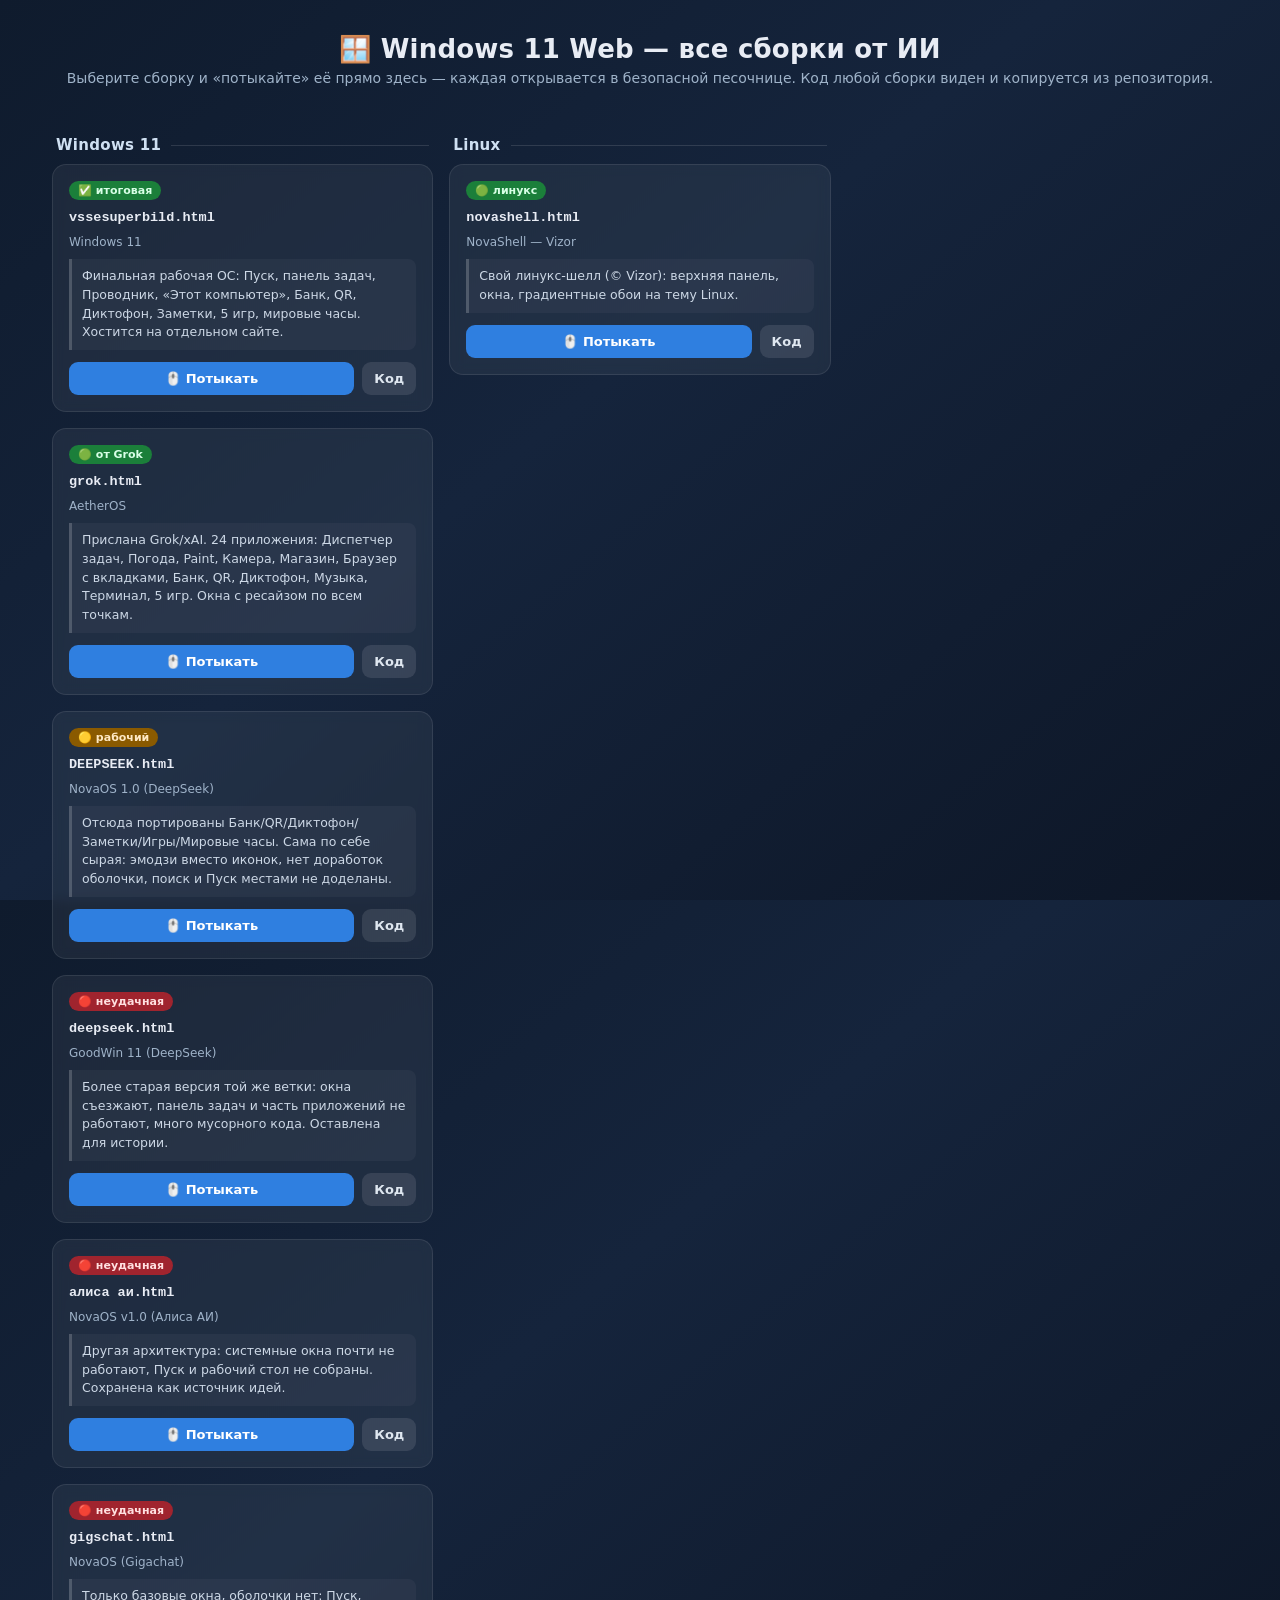
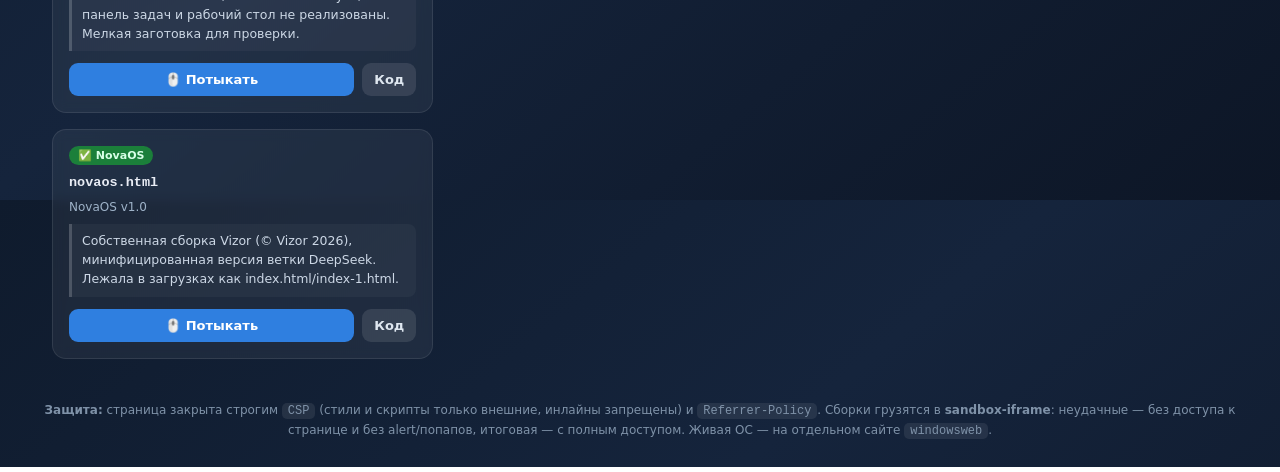
<file: index.html>
<!DOCTYPE html>
<html lang="ru">
<head>
<meta charset="utf-8">
<meta name="viewport" content="width=device-width,initial-scale=1">
<meta name="referrer" content="no-referrer">
<meta http-equiv="Content-Security-Policy" content="default-src 'self'; script-src 'self'; style-src 'self'; img-src 'self' data:; frame-src 'self'; object-src 'none'; base-uri 'none'; form-action 'self'">
<title>Windows 11 Web — все сборки ИИ</title>
<link rel="stylesheet" href="styles.css">
</head>
<body>
<header>
  <h1>🪟 Windows 11 Web — все сборки от ИИ</h1>
  <p>Выберите сборку и «потыкайте» её прямо здесь — каждая открывается в безопасной песочнице. Код любой сборки виден и копируется из репозитория.</p>
</header>

<div class="grid" id="grid"></div>

<div id="ov">
  <div id="ovbar">
    <b id="ovName">—</b>
    <span class="sp"></span>
    <a id="ovLink" href="#" target="_blank" rel="noopener noreferrer">открыть в новой вкладке ↗</a>
    <button id="close">✕ закрыть</button>
  </div>
  <iframe id="cv" sandbox="allow-scripts allow-forms" title="preview"></iframe>
</div>

<footer>
  <b>Защита:</b> страница закрыта строгим <code>CSP</code> (стили и скрипты только внешние, инлайны запрещены) и <code>Referrer-Policy</code>.
  Сборки грузятся в <b>sandbox-iframe</b>: неудачные — без доступа к странице и без alert/попапов, итоговая — с полным доступом.
  Живая ОС — на отдельном сайте <code>windowsweb</code>.
</footer>

<script src="gallery.js"></script>
</body>
</html>
</file>
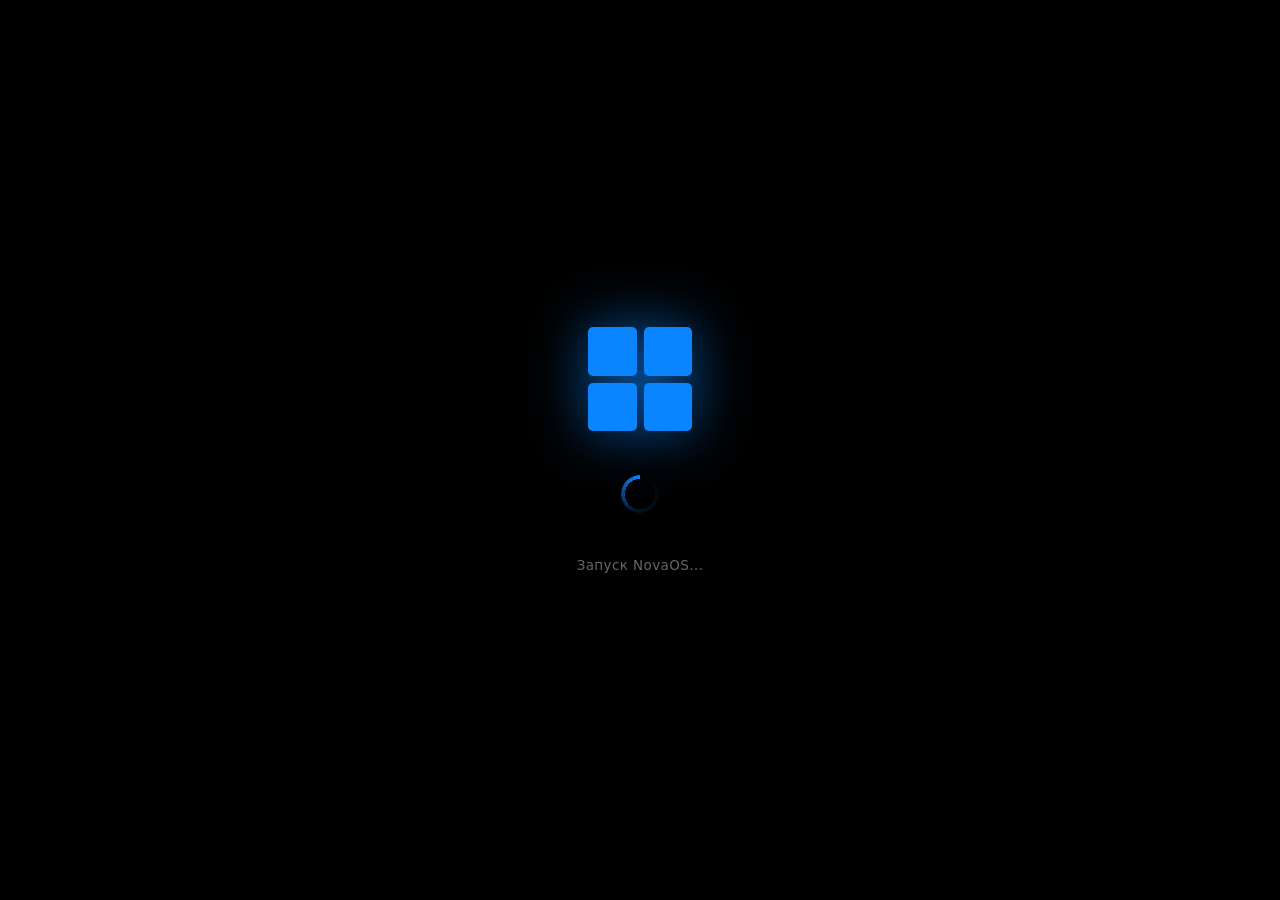
<file: DEEPSEEK.html>
<!DOCTYPE html>
<html lang="ru">
<head>
<meta charset="UTF-8">
<meta name="viewport" content="width=device-width,initial-scale=1">
<!--
  NovaOS v1.0
  Copyright (c) 2026 NovaDev. All rights reserved.
  PROPRIETARY SOFTWARE — NOT FOR REDISTRIBUTION.
  Unofficial web simulation. Not affiliated with Microsoft or Apple.
-->
<meta name="author" content="NovaDev">
<title>NovaOS 1.0</title>
<style>
*{box-sizing:border-box;margin:0;padding:0}
:root{
  --accent:#0a84ff;--accent-rgb:10,132,255;
  --win-bg:#1c1c1e;--win-head:rgba(255,255,255,.04);
  --panel:rgba(28,28,30,.78);--panel-solid:#1c1c1e;
  --card:rgba(255,255,255,.06);--card-h:rgba(255,255,255,.12);
  --text:#fff;--text-dim:rgba(255,255,255,.62);--text-dim2:rgba(255,255,255,.38);
  --border:rgba(255,255,255,.09);--border-s:rgba(255,255,255,.18);
  --sh-sm:0 2px 8px rgba(0,0,0,.35);
  --sh-md:0 14px 38px rgba(0,0,0,.5);
  --sh-xl:0 28px 70px rgba(0,0,0,.65);
  --r6:6px;--r10:10px;--r14:14px;
  --tb:48px;--icon:88px;
  --tr:.2s cubic-bezier(.2,.8,.2,1);
}
body.light{
  --win-bg:#f2f2f7;--win-head:rgba(0,0,0,.02);
  --panel:rgba(250,250,252,.82);--panel-solid:#f2f2f7;
  --card:rgba(0,0,0,.05);--card-h:rgba(0,0,0,.1);
  --text:#1c1c1e;--text-dim:rgba(0,0,0,.6);--text-dim2:rgba(0,0,0,.4);
  --border:rgba(0,0,0,.09);--border-s:rgba(0,0,0,.18);
  --sh-md:0 14px 38px rgba(0,0,0,.18);--sh-xl:0 28px 70px rgba(0,0,0,.28);
}
html,body{height:100%;overflow:hidden}
body{font-family:"Segoe UI Variable","Segoe UI",-apple-system,Inter,system-ui,sans-serif;
  background:#000;color:var(--text);font-size:14px;-webkit-font-smoothing:antialiased;user-select:none}
button{font-family:inherit;font-size:inherit;color:inherit;background:none;border:none;cursor:pointer}
input,textarea,select{font-family:inherit;font-size:inherit;color:inherit;outline:none}
::-webkit-scrollbar{width:10px;height:10px}
::-webkit-scrollbar-track{background:transparent}
::-webkit-scrollbar-thumb{background:rgba(140,140,150,.4);border-radius:8px;border:2px solid transparent;background-clip:padding-box}
::-webkit-scrollbar-thumb:hover{background:rgba(140,140,150,.65);background-clip:padding-box}
body.noanim *{animation:none!important;transition:none!important}

/* BOOT */
#boot{position:fixed;inset:0;background:#000;z-index:9000;display:flex;flex-direction:column;
  align-items:center;justify-content:center;gap:44px;transition:opacity .5s}
#boot .logo4{display:grid;grid-template-columns:1fr 1fr;gap:7px;width:104px;height:104px;
  filter:drop-shadow(0 0 28px rgba(var(--accent-rgb),.65))}
#boot .logo4 i{background:var(--accent);border-radius:5px;opacity:0;animation:logoIn .65s cubic-bezier(.2,.9,.25,1) forwards}
#boot .logo4 i:nth-child(1){animation-delay:.05s}
#boot .logo4 i:nth-child(2){animation-delay:.15s}
#boot .logo4 i:nth-child(3){animation-delay:.25s}
#boot .logo4 i:nth-child(4){animation-delay:.35s}
@keyframes logoIn{from{opacity:0;transform:scale(.4)}to{opacity:1;transform:scale(1)}}
.spinner{width:38px;height:38px;border-radius:50%;
  background:conic-gradient(from 0deg,transparent 0%,rgba(var(--accent-rgb),.15) 55%,var(--accent) 100%);
  -webkit-mask:radial-gradient(farthest-side,transparent calc(100% - 4px),#000 0);
  mask:radial-gradient(farthest-side,transparent calc(100% - 4px),#000 0);
  animation:spin .9s linear infinite}
@keyframes spin{to{transform:rotate(360deg)}}
#boot .btxt{color:rgba(255,255,255,.4);font-size:13.5px;letter-spacing:.4px}

/* LOCK */
#lock{position:fixed;inset:0;z-index:8000;display:flex;flex-direction:column;align-items:center;
  background-size:cover;background-position:center;background-color:#111;
  transition:opacity .4s,transform .4s;cursor:pointer}
#lock::before{content:"";position:absolute;inset:0;
  background:linear-gradient(180deg,rgba(0,0,0,.55) 0%,rgba(0,0,0,.15) 40%,rgba(0,0,0,.6) 100%)}
#lock>*{position:relative;z-index:2}
#lock .ltop{margin-top:9vh;text-align:center;text-shadow:0 4px 30px rgba(0,0,0,.7);color:#fff}
#lock .lclock{font-size:120px;font-weight:200;line-height:1;letter-spacing:-3px}
#lock .ldate{font-size:22px;font-weight:300;margin-top:8px;opacity:.92;text-transform:capitalize}
#lock .lweather{position:absolute;right:34px;bottom:120px;text-align:right;
  background:rgba(0,0,0,.3);backdrop-filter:blur(18px);-webkit-backdrop-filter:blur(18px);
  border:1px solid rgba(255,255,255,.16);border-radius:var(--r14);padding:14px 20px;color:#fff;
  text-shadow:0 2px 12px rgba(0,0,0,.5)}
#lock .lweather .wt{font-size:30px;font-weight:300}
#lock .lweather .wc{font-size:12.5px;opacity:.8;margin-top:2px}
#lock .lbot{position:absolute;bottom:52px;left:50%;transform:translateX(-50%);
  color:#fff;font-size:14px;opacity:.85;animation:pulse 2.2s ease-in-out infinite;text-shadow:0 2px 12px rgba(0,0,0,.7)}
@keyframes pulse{0%,100%{opacity:.4}50%{opacity:1}}
#lock.hide{opacity:0;transform:scale(1.06);pointer-events:none}

/* DESKTOP */
#desktop{position:fixed;inset:0 0 var(--tb) 0;background-size:cover;background-position:center;
  background-color:#0b0b0d;overflow:hidden}
#desktop::after{content:"";position:absolute;inset:0;background:rgba(0,0,0,.05);pointer-events:none}
#icons{position:absolute;top:10px;left:10px;bottom:10px;display:grid;
  grid-auto-flow:column;grid-template-rows:repeat(7,auto);gap:4px;align-content:start;z-index:1}
.dicon{width:var(--icon);padding:9px 4px 8px;border-radius:var(--r6);display:flex;flex-direction:column;
  align-items:center;gap:6px;cursor:pointer;border:1px solid transparent;
  transition:background var(--tr),border-color var(--tr)}
.dicon:hover{background:rgba(255,255,255,.1);border-color:rgba(255,255,255,.12)}
.dicon.sel{background:rgba(var(--accent-rgb),.35);border-color:rgba(var(--accent-rgb),.65)}
.dicon .ic{font-size:34px;line-height:1;filter:drop-shadow(0 2px 5px rgba(0,0,0,.55))}
.dicon .nm{font-size:11.5px;text-align:center;color:#fff;text-shadow:0 1px 4px rgba(0,0,0,.9);
  line-height:1.25;word-break:break-word;max-width:100%}
body.light .dicon .nm{text-shadow:0 1px 3px rgba(255,255,255,.9);color:#1c1c1e}
body.light .dicon:hover{background:rgba(0,0,0,.07)}

/* TASKBAR */
#taskbar{position:fixed;left:0;right:0;bottom:0;height:var(--tb);z-index:600;
  display:flex;align-items:center;gap:8px;padding:0 10px;
  background:var(--panel);backdrop-filter:blur(40px) saturate(180%);
  -webkit-backdrop-filter:blur(40px) saturate(180%);
  border-top:1px solid var(--border)}
#startbtn{width:42px;height:38px;border-radius:var(--r6);display:grid;place-items:center;transition:background var(--tr)}
#startbtn:hover{background:var(--card-h)}
#startbtn .lm{display:grid;grid-template-columns:1fr 1fr;gap:3px;width:19px;height:19px}
#startbtn .lm i{background:var(--accent);border-radius:2px;transition:transform .18s}
#startbtn:hover .lm i{transform:scale(1.16)}
#tb-center{flex:1;display:flex;align-items:center;justify-content:center;gap:5px;min-width:0}
#tbsearch{display:flex;align-items:center;gap:7px;height:32px;padding:0 14px;border-radius:16px;
  background:var(--card);border:1px solid var(--border);color:var(--text-dim);font-size:13px;
  min-width:190px;cursor:text;transition:background var(--tr),border-color var(--tr)}
#tbsearch:hover{background:var(--card-h);border-color:var(--border-s)}
#tbsearch input{background:none;border:none;width:100%;color:var(--text);font-size:13px}
.tbtn{position:relative;width:42px;height:38px;border-radius:var(--r6);display:grid;place-items:center;
  font-size:20px;transition:background var(--tr),transform .12s}
.tbtn:hover{background:var(--card-h)}
.tbtn:active{transform:scale(.94)}
.tbtn.run{background:var(--card)}
.tbtn.act{background:var(--card-h)}
.tbtn::after{content:"";position:absolute;bottom:2px;left:50%;transform:translateX(-50%);
  width:6px;height:3px;border-radius:2px;background:transparent;transition:all var(--tr)}
.tbtn.run::after{background:var(--text-dim);width:6px}
.tbtn.act::after{background:var(--accent);width:16px}
#tb-tray{display:flex;align-items:center;gap:2px}
.trbtn{height:36px;padding:0 8px;border-radius:var(--r6);display:flex;align-items:center;gap:5px;
  font-size:14px;transition:background var(--tr)}
.trbtn:hover{background:var(--card-h)}
#tr-clock{flex-direction:column;gap:0;line-height:1.15;font-size:11.5px;padding:0 10px}
#tr-clock .t{font-size:12.5px}
#bell{position:relative}
#bellbadge{position:absolute;top:3px;right:3px;min-width:15px;height:15px;border-radius:8px;
  background:#ff453a;color:#fff;font-size:10px;font-weight:600;display:none;place-items:center;padding:0 4px}
#bellbadge.on{display:grid}

/* START MENU */
#start{position:fixed;left:50%;bottom:calc(var(--tb) + 8px);transform:translateX(-50%) translateY(14px);
  width:640px;max-width:calc(100vw - 24px);height:600px;max-height:calc(100vh - var(--tb) - 24px);z-index:610;
  background:var(--panel);backdrop-filter:blur(50px) saturate(180%);-webkit-backdrop-filter:blur(50px) saturate(180%);
  border:1px solid var(--border-s);border-radius:var(--r14);box-shadow:var(--sh-xl);
  display:flex;flex-direction:column;padding:22px 26px;opacity:0;pointer-events:none;
  transition:opacity .2s,transform .2s cubic-bezier(.2,.8,.2,1)}
#start.open{opacity:1;pointer-events:auto;transform:translateX(-50%) translateY(0)}
#start .ssearch{display:flex;align-items:center;gap:9px;height:38px;padding:0 16px;border-radius:19px;
  background:var(--card);border:1px solid var(--border);margin-bottom:18px}
#start .ssearch input{flex:1;background:none;border:none;font-size:13.5px}
#start h3{font-size:13px;font-weight:600;color:var(--text-dim);margin-bottom:12px;letter-spacing:.3px}
#startgrid{display:grid;grid-template-columns:repeat(5,1fr);gap:4px;overflow-y:auto;flex:1;align-content:start;padding-right:4px}
.sapp{padding:13px 6px 10px;border-radius:var(--r10);display:flex;flex-direction:column;align-items:center;gap:8px;
  transition:background var(--tr);cursor:pointer}
.sapp:hover{background:var(--card-h)}
.sapp .ic{font-size:29px}
.sapp .nm{font-size:11.5px;text-align:center;color:var(--text-dim);line-height:1.2}
#startfoot{display:flex;align-items:center;justify-content:space-between;margin-top:14px;padding-top:14px;
  border-top:1px solid var(--border)}
#startfoot .usr{display:flex;align-items:center;gap:10px;font-size:13.5px}
#startfoot .av{width:32px;height:32px;border-radius:50%;background:linear-gradient(135deg,var(--accent),#bf5af2);
  display:grid;place-items:center;font-size:15px}
#pwrbtn{width:36px;height:36px;border-radius:var(--r6);display:grid;place-items:center;font-size:17px;transition:background var(--tr)}
#pwrbtn:hover{background:var(--card-h)}

/* FLYOUTS */
.flyout{position:fixed;right:12px;bottom:calc(var(--tb) + 10px);z-index:620;
  background:var(--panel);backdrop-filter:blur(46px) saturate(180%);-webkit-backdrop-filter:blur(46px) saturate(180%);
  border:1px solid var(--border-s);border-radius:var(--r14);box-shadow:var(--sh-xl);
  padding:18px;opacity:0;pointer-events:none;transform:translateY(12px) scale(.98);
  transition:opacity .18s,transform .18s cubic-bezier(.2,.8,.2,1);color:var(--text)}
.flyout.open{opacity:1;pointer-events:auto;transform:translateY(0) scale(1)}
#flycal{width:340px}
#flyvol{width:320px}
#flynotif{width:400px;max-height:calc(100vh - var(--tb) - 30px);overflow-y:auto}
.calbig{font-size:44px;font-weight:200;letter-spacing:-1px;text-align:center;margin-bottom:2px}
.calsub{font-size:13px;color:var(--text-dim);text-align:center;text-transform:capitalize;margin-bottom:16px}
.calhead{display:flex;align-items:center;justify-content:space-between;margin-bottom:10px}
.calhead .nav{width:30px;height:30px;border-radius:var(--r6);display:grid;place-items:center;transition:background var(--tr)}
.calhead .nav:hover{background:var(--card-h)}
.calhead .mt{font-size:14px;font-weight:600;text-transform:capitalize}
.calgrid{display:grid;grid-template-columns:repeat(7,1fr);gap:2px;text-align:center}
.calgrid .dow{font-size:11px;color:var(--text-dim2);padding:5px 0;font-weight:600}
.calgrid .day{font-size:12.5px;padding:8px 0;border-radius:50%;aspect-ratio:1;display:grid;place-items:center;transition:background var(--tr)}
.calgrid .day:hover{background:var(--card-h)}
.calgrid .day.other{color:var(--text-dim2)}
.calgrid .day.today{background:var(--accent);color:#fff;font-weight:600}
input[type=range]{-webkit-appearance:none;appearance:none;width:100%;height:5px;border-radius:3px;
  background:var(--card-h);outline:none;cursor:pointer}
input[type=range]::-webkit-slider-thumb{-webkit-appearance:none;width:16px;height:16px;border-radius:50%;
  background:var(--accent);cursor:pointer;box-shadow:0 1px 5px rgba(0,0,0,.4);transition:transform .12s}
input[type=range]::-webkit-slider-thumb:hover{transform:scale(1.16)}
input[type=range]::-moz-range-thumb{width:16px;height:16px;border-radius:50%;background:var(--accent);border:none;cursor:pointer}
.tiles{display:grid;grid-template-columns:repeat(3,1fr);gap:8px;margin:14px 0}
.tile{background:var(--card);border:1px solid var(--border);border-radius:var(--r10);padding:12px 6px;
  display:flex;flex-direction:column;align-items:center;gap:6px;font-size:10.5px;color:var(--text-dim);
  transition:all var(--tr);text-align:center;cursor:pointer}
.tile:hover{background:var(--card-h)}
.tile .ti{font-size:19px}
.tile.on{background:var(--accent);border-color:var(--accent);color:#fff}
.notifhead{display:flex;align-items:center;justify-content:space-between;margin-bottom:12px}
.notifhead h3{font-size:15px;font-weight:600}
.notifhead button{font-size:12px;color:var(--accent);padding:5px 9px;border-radius:var(--r6);transition:background var(--tr)}
.notifhead button:hover{background:var(--card-h)}
.nitem{display:flex;gap:11px;padding:11px;border-radius:var(--r10);background:var(--card);margin-bottom:7px;border:1px solid var(--border)}
.nitem .ni{font-size:19px}
.nitem .nb{flex:1;min-width:0}
.nitem .nt{font-size:12.5px;font-weight:600;margin-bottom:2px}
.nitem .nx{font-size:11.5px;color:var(--text-dim);line-height:1.4}
.nitem .nd{font-size:10.5px;color:var(--text-dim2);margin-top:3px}
.empty{text-align:center;color:var(--text-dim2);font-size:12.5px;padding:26px 0}

/* WINDOWS */
#wins{position:absolute;inset:0;z-index:2}
.window{position:absolute;background:var(--win-bg);border:1px solid var(--border-s);
  border-radius:var(--r10);box-shadow:var(--sh-md);display:flex;flex-direction:column;overflow:hidden;
  min-width:340px;min-height:220px;opacity:.97;animation:winOpen .22s cubic-bezier(.2,.8,.2,1)}
@keyframes winOpen{from{opacity:0;transform:scale(.96) translateY(12px)}to{opacity:1;transform:scale(1) translateY(0)}}
.window.focus{box-shadow:var(--sh-xl);opacity:1}
.window:not(.focus){filter:brightness(.92)}
.window.min{display:none}
.window.max{border-radius:0}
.win-tb{height:36px;flex-shrink:0;display:flex;align-items:center;gap:9px;padding:0 4px 0 13px;
  background:var(--win-head);border-bottom:1px solid var(--border);cursor:default}
.win-tb .wi{font-size:14px}
.win-tb .wt{font-size:12.5px;font-weight:500;flex:1;overflow:hidden;text-overflow:ellipsis;white-space:nowrap}
.win-ctrls{display:flex;height:100%}
.wc{width:44px;height:100%;display:grid;place-items:center;font-size:12px;color:var(--text-dim);
  transition:background .13s,color .13s}
.wc:hover{background:var(--card-h);color:var(--text)}
.wc.close:hover{background:#e81123;color:#fff}
.win-body{flex:1;overflow:auto;position:relative;display:flex;flex-direction:column}
.rz{position:absolute;z-index:9}
.rz-n{top:-3px;left:10px;right:10px;height:6px;cursor:ns-resize}
.rz-s{bottom:-3px;left:10px;right:10px;height:6px;cursor:ns-resize}
.rz-w{left:-3px;top:10px;bottom:10px;width:6px;cursor:ew-resize}
.rz-e{right:-3px;top:10px;bottom:10px;width:6px;cursor:ew-resize}
.rz-nw{top:-3px;left:-3px;width:13px;height:13px;cursor:nwse-resize}
.rz-ne{top:-3px;right:-3px;width:13px;height:13px;cursor:nesw-resize}
.rz-sw{bottom:-3px;left:-3px;width:13px;height:13px;cursor:nesw-resize}
.rz-se{bottom:-3px;right:-3px;width:13px;height:13px;cursor:nwse-resize}
#snap{position:absolute;border:2px solid var(--accent);background:rgba(var(--accent-rgb),.22);
  border-radius:var(--r10);z-index:5;pointer-events:none;display:none}

/* COMMON APP ELEMENTS */
.pane{padding:16px;overflow:auto;flex:1}
.toolbar{display:flex;align-items:center;gap:8px;padding:9px 12px;border-bottom:1px solid var(--border);
  background:var(--win-head);flex-shrink:0;flex-wrap:wrap}
.btn{padding:7px 13px;border-radius:var(--r6);background:var(--card);border:1px solid var(--border);
  font-size:12.5px;transition:all var(--tr);display:inline-flex;align-items:center;gap:6px;white-space:nowrap}
.btn:hover{background:var(--card-h);border-color:var(--border-s)}
.btn:active{transform:scale(.97)}
.btn.pri{background:var(--accent);border-color:var(--accent);color:#fff}
.btn.pri:hover{filter:brightness(1.12)}
.btn.dan{background:#ff453a;border-color:#ff453a;color:#fff}
.btn:disabled{opacity:.5;cursor:not-allowed}
.inp{padding:8px 12px;border-radius:var(--r6);background:var(--card);border:1px solid var(--border);
  font-size:13px;width:100%;transition:border-color var(--tr)}
.inp:focus{border-color:var(--accent)}
select.inp{cursor:pointer}
select.inp option{background:var(--panel-solid);color:var(--text)}
.field{margin-bottom:12px}
.field label{display:block;font-size:11.5px;color:var(--text-dim);margin-bottom:5px}
.row{display:flex;gap:10px;align-items:center}
.grid2{display:grid;grid-template-columns:1fr 1fr;gap:12px}
.grid3{display:grid;grid-template-columns:repeat(3,1fr);gap:12px}
.grid4{display:grid;grid-template-columns:repeat(4,1fr);gap:12px}
.card{background:var(--card);border:1px solid var(--border);border-radius:var(--r10);padding:14px}
.card h4{font-size:13px;font-weight:600;margin-bottom:10px}
.muted{color:var(--text-dim);font-size:12px}
.center{display:grid;place-items:center;flex:1;text-align:center;padding:30px}
.tabs{display:flex;gap:3px;padding:8px 10px;border-bottom:1px solid var(--border);flex-shrink:0;
  overflow-x:auto;background:var(--win-head)}
.tab{padding:7px 13px;border-radius:var(--r6);font-size:12.5px;color:var(--text-dim);white-space:nowrap;transition:all var(--tr);cursor:pointer}
.tab:hover{background:var(--card);color:var(--text)}
.tab.on{background:var(--accent);color:#fff}
.split{display:flex;flex:1;overflow:hidden}
.side{width:200px;flex-shrink:0;border-right:1px solid var(--border);overflow-y:auto;padding:9px}
.side .si{padding:8px 11px;border-radius:var(--r6);font-size:12.5px;cursor:pointer;display:flex;align-items:center;
  gap:8px;transition:background var(--tr);color:var(--text-dim)}
.side .si:hover{background:var(--card);color:var(--text)}
.side .si.on{background:var(--card-h);color:var(--text);font-weight:500}
.main{flex:1;overflow:auto;padding:16px}
.empty-note{color:var(--text-dim2);font-size:12.5px;text-align:center;padding:24px}

/* CONTEXT MENU */
#ctx{position:fixed;z-index:9500;min-width:210px;background:var(--panel);
  backdrop-filter:blur(40px) saturate(180%);-webkit-backdrop-filter:blur(40px) saturate(180%);
  border:1px solid var(--border-s);border-radius:var(--r10);box-shadow:var(--sh-xl);padding:5px;
  opacity:0;pointer-events:none;transform:scale(.97);transform-origin:top left;
  transition:opacity .13s,transform .13s}
#ctx.open{opacity:1;pointer-events:auto;transform:scale(1)}
.ctxitem{padding:8px 12px;border-radius:var(--r6);font-size:12.5px;display:flex;align-items:center;gap:10px;
  cursor:pointer;transition:background .1s;color:var(--text)}
.ctxitem:hover{background:var(--card-h)}
.ctxitem.dis{color:var(--text-dim2);pointer-events:none}
.ctxsep{height:1px;background:var(--border);margin:5px 8px}

/* TOASTS */
#toasts{position:fixed;right:14px;bottom:calc(var(--tb) + 14px);z-index:700;display:flex;
  flex-direction:column;gap:9px;align-items:flex-end;pointer-events:none}
.toast{background:var(--panel);backdrop-filter:blur(40px) saturate(180%);
  border:1px solid var(--border-s);border-radius:var(--r10);padding:13px 16px;box-shadow:var(--sh-xl);
  display:flex;gap:11px;width:340px;max-width:calc(100vw - 28px);pointer-events:auto;
  animation:toastIn .3s cubic-bezier(.2,.9,.25,1)}
@keyframes toastIn{from{opacity:0;transform:translateX(70px)}to{opacity:1;transform:translateX(0)}}
.toast.out{animation:toastOut .3s ease forwards}
@keyframes toastOut{to{opacity:0;transform:translateX(70px)}}
.toast .ti{font-size:20px}
.toast .tb{flex:1;min-width:0}
.toast .tt{font-size:12.5px;font-weight:600;margin-bottom:2px}
.toast .tx{font-size:11.5px;color:var(--text-dim);line-height:1.4}

/* POWER */
#pwr{position:fixed;left:50%;bottom:calc(var(--tb) + 74px);transform:translateX(-50%) translateY(10px);
  width:210px;background:var(--panel);backdrop-filter:blur(40px);
  border:1px solid var(--border-s);border-radius:var(--r10);box-shadow:var(--sh-xl);padding:6px;
  z-index:625;opacity:0;pointer-events:none;transition:all .18s}
#pwr.open{opacity:1;pointer-events:auto;transform:translateX(-50%) translateY(0)}
#poweroverlay{position:fixed;inset:0;background:#000;z-index:9800;display:none;place-items:center;
  flex-direction:column;gap:26px;opacity:0;transition:opacity .6s}
#poweroverlay.on{display:grid;opacity:1}
#poweroverlay .pt{color:rgba(255,255,255,.65);font-size:15px;letter-spacing:.4px}

/* BANK */
.bankcard{border-radius:var(--r14);padding:18px;color:#fff;position:relative;overflow:hidden;
  min-height:158px;display:flex;flex-direction:column;justify-content:space-between;box-shadow:var(--sh-md)}
.bankcard .cnum{font-size:15px;letter-spacing:2.5px;font-family:Consolas,monospace;opacity:.95}
.bankcard .cb{font-size:23px;font-weight:600;letter-spacing:-.5px}
.bankcard .cl{font-size:10.5px;opacity:.75;text-transform:uppercase;letter-spacing:1px}
.bankcard .cbrand{position:absolute;top:16px;right:18px;font-size:15px;font-weight:700;font-style:italic}
.bankcard .csh{position:absolute;right:-40px;bottom:-40px;width:150px;height:150px;border-radius:50%;background:rgba(255,255,255,.1)}
.op{display:flex;align-items:center;gap:11px;padding:10px 0;border-bottom:1px solid var(--border)}
.op:last-child{border-bottom:none}
.op .oi{width:36px;height:36px;border-radius:50%;display:grid;place-items:center;background:var(--card);font-size:15px}
.op .ob{flex:1;min-width:0}
.op .ot{font-size:12.5px;font-weight:500}
.op .od{font-size:10.5px;color:var(--text-dim2)}
.op .oa{font-size:13px;font-weight:600;white-space:nowrap}
.op .oa.plus{color:#30d158}
.op .oa.minus{color:#ff453a}

/* CALCULATOR */
.calc{display:flex;flex-direction:column;height:100%;padding:12px;gap:10px}
.calcdisp{background:var(--card);border-radius:var(--r10);padding:16px;text-align:right;flex-shrink:0}
.calcdisp .ce{font-size:12.5px;color:var(--text-dim2);min-height:17px;word-break:break-all}
.calcdisp .cv{font-size:36px;font-weight:300;letter-spacing:-1px;word-break:break-all}
.calcgrid{display:grid;grid-template-columns:repeat(4,1fr);gap:7px;flex:1}
.ck{border-radius:var(--r10);background:var(--card);border:1px solid var(--border);font-size:17px;
  transition:all .12s;display:grid;place-items:center;cursor:pointer}
.ck:hover{background:var(--card-h)}
.ck:active{transform:scale(.95)}
.ck.op{color:var(--accent);font-weight:500}
.ck.eq{background:var(--accent);color:#fff;border-color:var(--accent)}
.ck.eq:hover{filter:brightness(1.12)}

/* PAINT */
.paintwrap{flex:1;position:relative;background:#fff;overflow:hidden;min-height:0}
.paintwrap canvas{position:absolute;inset:0;cursor:crosshair;touch-action:none}

/* TERMINAL */
.term{background:#0a0a0c;color:#d4d4d4;font-family:"Cascadia Code",Consolas,"Courier New",monospace;
  font-size:13px;padding:14px;height:100%;overflow-y:auto;line-height:1.55;user-select:text}
.term .ln{white-space:pre-wrap;word-break:break-word}
.term .pr{color:#3ddc84}
.term .er{color:#ff6b6b}
.term .ok{color:#4ec9b0}
.term .cy{color:#56b6ff}
.term input{background:none;border:none;color:#d4d4d4;font-family:inherit;font-size:inherit;flex:1;outline:none}
.term .inrow{display:flex;gap:8px;align-items:center}

/* EXPLORER */
.crumbs{display:flex;align-items:center;gap:5px;font-size:12.5px;flex:1;flex-wrap:wrap}
.crumbs span{cursor:pointer;padding:3px 7px;border-radius:5px;transition:background var(--tr)}
.crumbs span:hover{background:var(--card-h)}
.crumbs .sep{color:var(--text-dim2);cursor:default}
.crumbs .sep:hover{background:none}
.files{display:grid;grid-template-columns:repeat(auto-fill,minmax(96px,1fr));gap:6px;align-content:start}
.fitem{padding:12px 6px;border-radius:var(--r6);display:flex;flex-direction:column;align-items:center;gap:8px;
  cursor:pointer;border:1px solid transparent;transition:all var(--tr)}
.fitem:hover{background:var(--card-h);border-color:var(--border)}
.fitem .fi{font-size:31px}
.fitem .fn{font-size:11.5px;text-align:center;word-break:break-word;line-height:1.25;color:var(--text-dim)}
.fitem:hover .fn{color:var(--text)}

/* STORE */
.storegrid{display:grid;grid-template-columns:repeat(auto-fill,minmax(240px,1fr));gap:12px}
.scard{background:var(--card);border:1px solid var(--border);border-radius:var(--r10);padding:14px;
  display:flex;gap:12px;transition:all var(--tr)}
.scard:hover{background:var(--card-h)}
.scard .si{font-size:34px;flex-shrink:0}
.scard .sb{flex:1;min-width:0;display:flex;flex-direction:column}
.scard .sn{font-size:13px;font-weight:600;margin-bottom:3px}
.scard .sd{font-size:11px;color:var(--text-dim);line-height:1.4;margin-bottom:8px;flex:1}
.scard .ss{font-size:10px;color:var(--text-dim2);margin-bottom:8px}
.prog{height:5px;border-radius:3px;background:var(--card-h);overflow:hidden;margin-bottom:8px}
.prog i{display:block;height:100%;background:var(--accent);width:0;transition:width .18s linear;border-radius:3px}

/* GAMES */
.gamegrid{display:grid;grid-template-columns:repeat(auto-fill,minmax(160px,1fr));gap:12px;padding:16px}
.gcard{background:var(--card);border:1px solid var(--border);border-radius:var(--r10);padding:20px;
  display:flex;flex-direction:column;align-items:center;gap:10px;cursor:pointer;transition:all var(--tr)}
.gcard:hover{background:var(--card-h);transform:translateY(-2px)}
.gcard .gi{font-size:38px}
.gcard .gn{font-size:12.5px;font-weight:500}
.msgrid{display:grid;gap:2px;background:var(--border);padding:2px;border-radius:var(--r6)}
.msc{width:30px;height:30px;background:var(--card);border-radius:3px;display:grid;place-items:center;
  font-size:14px;cursor:pointer;transition:background .1s;font-weight:600}
.msc:hover{background:var(--card-h)}
.msc.open{background:var(--panel-solid);cursor:default}
.msc.mine{background:#ff453a;color:#fff}
.msc.flag{color:#ff9f0a}
.g2048{display:grid;grid-template-columns:repeat(4,1fr);gap:8px;background:var(--card);padding:8px;
  border-radius:var(--r10);width:min(340px,100%);margin:auto}
.g2048 .cell{aspect-ratio:1;border-radius:var(--r6);display:grid;place-items:center;font-size:22px;font-weight:700;
  background:rgba(255,255,255,.05);transition:all .12s}
.memgrid{display:grid;grid-template-columns:repeat(4,1fr);gap:9px;width:min(360px,100%);margin:auto}
.memc{aspect-ratio:1;border-radius:var(--r10);background:var(--card);border:1px solid var(--border);
  display:grid;place-items:center;font-size:29px;cursor:pointer;transition:all .18s;color:transparent}
.memc.flip{background:var(--accent);color:#fff}
.memc.done{background:rgba(48,209,88,.22);border-color:#30d158;color:#fff}
.ttt{display:grid;grid-template-columns:repeat(3,1fr);gap:7px;width:min(280px,100%);margin:auto}
.tttc{aspect-ratio:1;border-radius:var(--r10);background:var(--card);border:1px solid var(--border);
  display:grid;place-items:center;font-size:42px;cursor:pointer;transition:all var(--tr)}
.tttc:hover{background:var(--card-h)}

/* WEATHER / CLOCK / MUSIC / MISC */
.wcity{display:flex;align-items:center;gap:12px;padding:13px 15px;border-radius:var(--r10);background:var(--card);
  border:1px solid var(--border);margin-bottom:8px}
.wcity .wf{font-size:25px}
.wcity .wn{flex:1;font-size:13px}
.wcity .wtm{font-size:19px;font-weight:300;font-variant-numeric:tabular-nums}
.clockbig{display:grid;place-items:center;flex:1;padding:20px}
.tdisp{font-size:66px;font-weight:200;text-align:center;letter-spacing:-2px;font-variant-numeric:tabular-nums;margin:18px 0}
.laps{max-height:180px;overflow-y:auto;margin-top:12px}
.lap{display:flex;justify-content:space-between;padding:7px 11px;border-radius:var(--r6);font-size:12.5px;font-variant-numeric:tabular-nums}
.lap:nth-child(odd){background:var(--card)}
.music{display:flex;flex-direction:column;align-items:center;gap:18px;padding:26px;flex:1;overflow-y:auto}
.album{width:200px;height:200px;border-radius:var(--r14);box-shadow:var(--sh-xl);flex-shrink:0;
  display:grid;place-items:center;font-size:62px;position:relative;overflow:hidden}
.album.spin{animation:albumSpin 9s linear infinite}
@keyframes albumSpin{to{transform:rotate(360deg)}}
.viz{display:flex;align-items:flex-end;gap:3px;height:52px;width:100%;max-width:340px;justify-content:center}
.viz i{width:5px;background:var(--accent);border-radius:3px;height:6px;transition:height .12s linear}
.mprog{width:100%;max-width:340px}
.mtimes{display:flex;justify-content:space-between;font-size:11px;color:var(--text-dim);margin-top:5px;font-variant-numeric:tabular-nums}

/* SETTINGS */
.wallgrid{display:grid;grid-template-columns:repeat(auto-fill,minmax(110px,1fr));gap:9px}
.wallitem{aspect-ratio:16/10;border-radius:var(--r6);cursor:pointer;border:2px solid transparent;
  background-size:cover;background-position:center;transition:border-color var(--tr)}
.wallitem.on{border-color:var(--accent)}
.accentdot{width:34px;height:34px;border-radius:50%;cursor:pointer;border:3px solid transparent;transition:border-color var(--tr)}
.accentdot.on{border-color:var(--text)}

@media (max-width:900px){
  #tbsearch{min-width:0;width:38px;padding:0;justify-content:center}
  #tbsearch input{display:none}
  #start{height:auto;max-height:78vh}
  #startgrid{grid-template-columns:repeat(4,1fr)}
  .side{width:150px}
  #lock .lclock{font-size:80px}
}
</style>
</head>
<body>

<div id="boot">
  <div class="logo4"><i></i><i></i><i></i><i></i></div>
  <div class="spinner"></div>
  <div class="btxt">Запуск NovaOS...</div>
</div>

<div id="lock">
  <div class="ltop">
    <div class="lclock" id="lclock">00:00</div>
    <div class="ldate" id="ldate"></div>
  </div>
  <div class="lweather">
    <div class="wt">☁️ +7°</div>
    <div class="wc">Москва · Облачно</div>
  </div>
  <div class="lbot">Нажмите, чтобы войти</div>
</div>

<div id="desktop">
  <div id="icons"></div>
  <div id="wins"></div>
  <div id="snap"></div>
</div>

<div id="taskbar">
  <button id="startbtn" title="Пуск"><span class="lm"><i></i><i></i><i></i><i></i></span></button>
  <div id="tb-center">
    <div id="tbsearch">🔍<input placeholder="Поиск" id="tbsearchinput"></div>
    <div id="tb-pinned" style="display:flex;gap:5px"></div>
    <div id="tb-running" style="display:flex;gap:5px"></div>
  </div>
  <div id="tb-tray">
    <button class="trbtn" id="tr-sound" title="Звук">🔊</button>
    <button class="trbtn" id="tr-wifi" title="Сеть">📶</button>
    <button class="trbtn" id="tr-batt" title="Батарея">🔋</button>
    <button class="trbtn" id="tr-clock" title="Календарь"><span class="t" id="tc-time">--:--</span><span id="tc-date">--.--</span></button>
    <button class="trbtn" id="bell" title="Уведомления">🔔<span id="bellbadge">0</span></button>
  </div>
</div>

<div id="start">
  <div class="ssearch">🔍<input id="startsearch" placeholder="Поиск приложений"></div>
  <h3>Приложения</h3>
  <div id="startgrid"></div>
  <div id="startfoot">
    <div class="usr"><div class="av">👤</div><span>Пользователь</span></div>
    <button id="pwrbtn" title="Питание">⏻</button>
  </div>
</div>

<div id="pwr">
  <div class="ctxitem" data-p="sleep">🌙 Спящий режим</div>
  <div class="ctxitem" data-p="shutdown">⏻ Завершение работы</div>
  <div class="ctxitem" data-p="restart">🔄 Перезагрузка</div>
</div>

<div class="flyout" id="flycal">
  <div class="calbig" id="calbig">00:00</div>
  <div class="calsub" id="calsub"></div>
  <div class="calhead">
    <button class="nav" id="calprev">‹</button>
    <div class="mt" id="calmt"></div>
    <button class="nav" id="calnext">›</button>
  </div>
  <div class="calgrid" id="calgrid"></div>
</div>

<div class="flyout" id="flyvol">
  <div class="row" style="gap:14px;margin-bottom:8px">
    <span style="font-size:26px" id="volicon">🔊</span>
    <span id="volpct" style="font-size:19px;font-weight:300">70%</span>
  </div>
  <input type="range" id="volslider" min="0" max="100" value="70">
</div>

<div class="flyout" id="flynotif">
  <div class="notifhead"><h3>Уведомления</h3><button id="clearnotif">Очистить</button></div>
  <div class="tiles" id="qtiles"></div>
  <div class="field"><label>🔊 Звук</label><input type="range" id="nvolslider" min="0" max="100" value="70"></div>
  <div class="field"><label>☀️ Яркость</label><input type="range" id="brightslider" min="30" max="100" value="100"></div>
  <div id="notiflist"></div>
</div>

<div id="ctx"></div>
<div id="toasts"></div>
<div id="poweroverlay">
  <div class="spinner" style="width:44px;height:44px;background:conic-gradient(from 0deg,transparent 0%,rgba(255,255,255,.15) 55%,#fff 100%);-webkit-mask:radial-gradient(farthest-side,transparent calc(100% - 4px),#000 0);mask:radial-gradient(farthest-side,transparent calc(100% - 4px),#000 0)"></div>
  <div class="pt" id="pwtxt">Завершение работы...</div>
</div>

<script>
"use strict";
const OS={name:'NovaOS',version:'1.0',build:'10.0.99999',year:2026,author:'NovaDev',license:'PROPRIETARY · All Rights Reserved'};

/* ============ UTILS ============ */
const $=(s,r=document)=>r.querySelector(s);
const $$=(s,r=document)=>Array.from(r.querySelectorAll(s));
const el=(t,c,h)=>{const e=document.createElement(t);if(c)e.className=c;if(h!=null)e.innerHTML=h;return e;};
const pad=n=>String(n).padStart(2,'0');
const clamp=(v,a,b)=>Math.max(a,Math.min(b,v));
const esc=s=>String(s).replace(/[&<>"']/g,m=>({'&':'&amp;','<':'&lt;','>':'&gt;','"':'&quot;',"'":'&#39;'}[m]));

const LS={
  get(k,d){try{const v=localStorage.getItem('NovaOS_'+k);return v==null?d:JSON.parse(v);}catch(e){return d;}},
  set(k,v){try{localStorage.setItem('NovaOS_'+k,JSON.stringify(v));}catch(e){}},
  del(k){try{localStorage.removeItem('NovaOS_'+k);}catch(e){}}
};

const MONTHS=['января','февраля','марта','апреля','мая','июня','июля','августа','сентября','октября','ноября','декабря'];
const MONTHS_N=['Январь','Февраль','Март','Апрель','Май','Июнь','Июль','Август','Сентябрь','Октябрь','Ноябрь','Декабрь'];
const DAYS=['воскресенье','понедельник','вторник','среда','четверг','пятница','суббота'];
const DAYS_S=['Пн','Вт','Ср','Чт','Пт','Сб','Вс'];

/* ============ WALLPAPERS ============ */
const WALLS=[
  {n:'Горы',   u:'https://images.unsplash.com/photo-1506905925346-21bda4d32df4?w=1920&q=80',g:'linear-gradient(135deg,#1b2735,#090a0f)'},
  {n:'Океан',  u:'https://images.unsplash.com/photo-1505142468610-359e7d316be0?w=1920&q=80',g:'linear-gradient(135deg,#0f2027,#2c5364)'},
  {n:'Ночь',   u:'https://images.unsplash.com/photo-1470071459604-3b5ec3a7fe05?w=1920&q=80',g:'linear-gradient(135deg,#232526,#414345)'},
  {n:'Лес',    u:'https://images.unsplash.com/photo-1441974231531-c6227db76b6e?w=1920&q=80',g:'linear-gradient(135deg,#134e5e,#71b280)'},
  {n:'Абстракт',u:'https://images.unsplash.com/photo-1557682250-33bd709cbe85?w=1920&q=80',g:'linear-gradient(135deg,#667eea,#764ba2)'},
  {n:'Пустыня',u:'https://images.unsplash.com/photo-1509316785289-025f5b846b35?w=1920&q=80',g:'linear-gradient(135deg,#c79081,#dfa579)'},
  {n:'Космос', u:'https://images.unsplash.com/photo-1462331940025-496dfbfc7564?w=1920&q=80',g:'linear-gradient(135deg,#0f0c29,#302b63,#24243e)'},
  {n:'Закат',  u:'https://images.unsplash.com/photo-1495616811223-4d98c6e9c869?w=1920&q=80',g:'linear-gradient(135deg,#ff512f,#dd2476)'}
];
const ACCENTS=['#0a84ff','#5e5ce6','#bf5af2','#ff375f','#ff9f0a','#30d158','#40c8e0','#ff6b6b','#64d2ff','#a2845e'];

/* ============ SETTINGS ============ */
const DEF={theme:'dark',accent:'#0a84ff',wallpaper:0,iconSize:88,animations:true,
  clock24:true,showSeconds:false,volume:70,brightness:100,
  wifi:true,bluetooth:false,airplane:false,night:false,focus:false,screencast:false,
  notifications:true,camAllowed:true,micAllowed:true,mouseSpeed:5,mouseBtn:'right',autostart:[]};
let S=Object.assign({},DEF,LS.get('settings',{}));
const saveSettings=()=>LS.set('settings',S);

function hexToRgb(h){const m=/^#?([a-f\d]{2})([a-f\d]{2})([a-f\d]{2})$/i.exec(h);return m?[parseInt(m[1],16),parseInt(m[2],16),parseInt(m[3],16)]:[10,132,255];}

function applySettings(){
  document.body.classList.toggle('light',S.theme==='light');
  document.body.classList.toggle('noanim',!S.animations);
  document.documentElement.style.setProperty('--accent',S.accent);
  document.documentElement.style.setProperty('--accent-rgb',hexToRgb(S.accent).join(','));
  document.documentElement.style.setProperty('--icon',S.iconSize+'px');
  const w=WALLS[S.wallpaper]||WALLS[0];
  ['#desktop','#lock'].forEach(sel=>{
    const x=$(sel);if(!x)return;
    x.style.backgroundImage='url("'+w.u+'"), '+w.g;
    x.style.backgroundSize='cover';
    x.style.backgroundPosition='center';
    x.style.backgroundBlendMode='normal';
  });
  if($('#volslider'))$('#volslider').value=S.volume;
  if($('#nvolslider'))$('#nvolslider').value=S.volume;
  if($('#brightslider'))$('#brightslider').value=S.brightness;
  updateVolIcon();applyBrightness();
}
function applyBrightness(){
  const b=S.brightness/100;
  const d=$('#desktop');if(d)d.style.filter=b<1?`brightness(${Math.max(.35,b)})`:'';
}

/* ============ NOTIFICATIONS ============ */
let notifList=LS.get('notifs',[]);
let unread=0;
function notify(icon,title,text){
  const t=el('div','toast');
  t.innerHTML=`<div class="ti">${icon}</div><div class="tb"><div class="tt">${esc(title)}</div><div class="tx">${esc(text)}</div></div>`;
  $('#toasts').appendChild(t);
  setTimeout(()=>{t.classList.add('out');setTimeout(()=>t.remove(),320);},4500);
  const d=new Date();
  notifList.unshift({icon,title,text,time:pad(d.getHours())+':'+pad(d.getMinutes())});
  if(notifList.length>40)notifList.pop();
  LS.set('notifs',notifList);
  unread++;updateBadge();renderNotifList();
}
function updateBadge(){
  const b=$('#bellbadge');if(!b)return;
  b.textContent=unread>99?'99+':unread;
  b.classList.toggle('on',unread>0);
}
function renderNotifList(){
  const l=$('#notiflist');if(!l)return;
  if(!notifList.length){l.innerHTML='<div class="empty">Нет новых уведомлений</div>';return;}
  l.innerHTML=notifList.slice(0,8).map(n=>`
    <div class="nitem"><div class="ni">${n.icon}</div>
    <div class="nb"><div class="nt">${esc(n.title)}</div><div class="nx">${esc(n.text)}</div>
    <div class="nd">${n.time}</div></div></div>`).join('');
}

/* ============ CONTEXT MENU ============ */
function showCtx(x,y,items){
  const c=$('#ctx');
  c.innerHTML=items.map(i=>i.sep?'<div class="ctxsep"></div>':
    `<div class="ctxitem${i.dis?' dis':''}" data-i="${i.id}">${i.icon?'<span>'+i.icon+'</span>':''}<span>${esc(i.label)}</span></div>`).join('');
  c.classList.add('open');
  const w=c.offsetWidth,h=c.offsetHeight;
  c.style.left=Math.min(x,innerWidth-w-8)+'px';
  c.style.top=Math.min(y,innerHeight-h-8)+'px';
  c.onclick=e=>{
    const it=e.target.closest('.ctxitem');if(!it)return;
    const def=items.find(i=>i.id===it.dataset.i);
    hideCtx();
    if(def&&def.fn)def.fn();
  };
}
function hideCtx(){$('#ctx').classList.remove('open');}
document.addEventListener('click',e=>{if(!e.target.closest('#ctx'))hideCtx();});

/* ============ WINDOW MANAGER ============ */
let zTop=100,cascade=0;
const WINS=new Map();

function makeWindow(app){
  const e=el('div','window');
  const availW=innerWidth,availH=innerHeight-48;
  const w=Math.min(app.w||820,availW-40),h=Math.min(app.h||560,availH-40);
  e.style.width=w+'px';e.style.height=h+'px';
  const off=(cascade++%7)*26;
  e.style.left=clamp((availW-w)/2-90+off,12,availW-w-12)+'px';
  e.style.top=clamp((availH-h)/2-50+off,12,Math.max(12,availH-h-12))+'px';
  e.innerHTML=
    '<div class="win-tb"><span class="wi">'+app.icon+'</span><span class="wt">'+esc(app.name)+'</span>'+
    '<div class="win-ctrls">'+
      '<button class="wc" data-a="min" title="Свернуть">—</button>'+
      '<button class="wc" data-a="max" title="Развернуть">▢</button>'+
      '<button class="wc close" data-a="close" title="Закрыть">✕</button>'+
    '</div></div><div class="win-body"></div>'+
    ['n','s','e','w','ne','nw','se','sw'].map(d=>'<div class="rz rz-'+d+'" data-d="'+d+'"></div>').join('');
  return e;
}

function openApp(id,arg){
  const app=APPS[id];
  if(!app){notify('⚠️','Ошибка','Приложение не найдено');return;}
  if(WINS.has(id)){
    const w=WINS.get(id);
    if(w.minimized){w.el.classList.remove('min');w.minimized=false;}
    focusWin(w);renderTaskbar();return w;
  }
  const e=makeWindow(app);
  $('#wins').appendChild(e);
  const win={id,el:e,body:$('.win-body',e),app,minimized:false,maximized:false,prev:null};
  WINS.set(id,win);
  try{app.render(win.body,win,arg);}
  catch(err){win.body.innerHTML='<div class="center"><div><div style="font-size:40px">💥</div><p>Ошибка приложения</p><p class="muted">'+esc(err.message)+'</p></div></div>';console.error(err);}
  bindWindow(win);
  focusWin(win);
  renderTaskbar();
  closeStart();
  return win;
}

function closeWin(id){
  const w=WINS.get(id);if(!w)return;
  if(w.app.onClose)try{w.app.onClose(w);}catch(e){}
  w.el.style.transition='opacity .16s,transform .16s';
  w.el.style.opacity='0';w.el.style.transform='scale(.96)';
  setTimeout(()=>w.el.remove(),170);
  WINS.delete(id);renderTaskbar();
  const rest=Array.from(WINS.values());
  if(rest.length)focusWin(rest[rest.length-1]);
}

function focusWin(win){
  WINS.forEach(w=>{w.el.classList.remove('focus');w.el.style.zIndex=100;});
  win.el.classList.add('focus');
  win.el.style.zIndex=++zTop;
  renderTaskbar();
}

function bindWindow(win){
  const e=win.el;
  $('.win-ctrls',e).addEventListener('click',ev=>{
    const b=ev.target.closest('.wc');if(!b)return;
    ev.stopPropagation();
    const a=b.dataset.a;
    if(a==='close')closeWin(win.id);
    else if(a==='min'){win.el.classList.add('min');win.minimized=true;renderTaskbar();}
    else if(a==='max')toggleMax(win);
  });
  e.addEventListener('mousedown',()=>focusWin(win),true);

  const tb=$('.win-tb',e);
  let drag=null;
  tb.addEventListener('pointerdown',ev=>{
    if(ev.target.closest('.wc'))return;
    if(win.maximized)return;
    drag={x:ev.clientX,y:ev.clientY,l:parseFloat(e.style.left),t:parseFloat(e.style.top),snap:null};
    tb.setPointerCapture(ev.pointerId);
    e.style.transition='none';
  });
  tb.addEventListener('pointermove',ev=>{
    if(!drag)return;
    const dx=ev.clientX-drag.x,dy=ev.clientY-drag.y;
    e.style.left=(drag.l+dx)+'px';
    e.style.top=Math.max(0,drag.t+dy)+'px';
    const sp=$('#snap');let zone=null;
    if(ev.clientY<6)zone='top';
    else if(ev.clientX<6)zone='left';
    else if(ev.clientX>innerWidth-6)zone='right';
    drag.snap=zone;
    if(zone){
      sp.style.display='block';
      if(zone==='top'){sp.style.left='0';sp.style.top='0';sp.style.width='100%';sp.style.height=(innerHeight-48)+'px';}
      if(zone==='left'){sp.style.left='0';sp.style.top='0';sp.style.width='50%';sp.style.height=(innerHeight-48)+'px';}
      if(zone==='right'){sp.style.left='50%';sp.style.top='0';sp.style.width='50%';sp.style.height=(innerHeight-48)+'px';}
    } else sp.style.display='none';
  });
  tb.addEventListener('pointerup',()=>{
    if(!drag)return;
    const zone=drag.snap;drag=null;
    $('#snap').style.display='none';
    if(zone==='top')toggleMax(win,true);
    else if(zone==='left')setSnap(win,0,0,innerWidth/2,innerHeight-48);
    else if(zone==='right')setSnap(win,innerWidth/2,0,innerWidth/2,innerHeight-48);
  });

  $$('.rz',e).forEach(h=>{
    let rs=null;
    h.addEventListener('pointerdown',ev=>{
      ev.stopPropagation();
      rs={d:h.dataset.d,x:ev.clientX,y:ev.clientY,l:parseFloat(e.style.left),t:parseFloat(e.style.top),
          w:parseFloat(e.style.width),h:parseFloat(e.style.height)};
      h.setPointerCapture(ev.pointerId);
      e.style.transition='none';
    });
    h.addEventListener('pointermove',ev=>{
      if(!rs)return;
      const dx=ev.clientX-rs.x,dy=ev.clientY-rs.y,d=rs.d;
      let nl=rs.l,nt=rs.t,nw=rs.w,nh=rs.h;
      if(d.includes('e'))nw=Math.max(340,rs.w+dx);
      if(d.includes('s'))nh=Math.max(220,rs.h+dy);
      if(d.includes('w')){nw=Math.max(340,rs.w-dx);nl=rs.l+(rs.w-nw);}
      if(d.includes('n')){nh=Math.max(220,rs.h-dy);nt=rs.t+(rs.h-nh);}
      e.style.left=nl+'px';e.style.top=nt+'px';e.style.width=nw+'px';e.style.height=nh+'px';
      if(win.app.onResize)win.app.onResize(win);
    });
    h.addEventListener('pointerup',()=>{rs=null;});
  });
}

function toggleMax(win,force){
  const e=win.el;
  if(!win.maximized||force){
    win.prev={l:e.style.left,t:e.style.top,w:e.style.width,h:e.style.height};
    e.classList.add('max');
    e.style.left='0';e.style.top='0';e.style.width='100%';e.style.height=(innerHeight-48)+'px';
    win.maximized=true;
  } else {
    e.classList.remove('max');
    if(win.prev){e.style.left=win.prev.l;e.style.top=win.prev.t;e.style.width=win.prev.w;e.style.height=win.prev.h;}
    win.maximized=false;
  }
  if(win.app.onResize)setTimeout(()=>win.app.onResize(win),40);
}
function setSnap(win,l,t,w,h){
  const e=win.el;
  if(!win.maximized)win.prev={l:e.style.left,t:e.style.top,w:e.style.width,h:e.style.height};
  e.style.left=l+'px';e.style.top=t+'px';e.style.width=w+'px';e.style.height=h+'px';
  win.maximized=false;
  if(win.app.onResize)setTimeout(()=>win.app.onResize(win),40);
}

/* ============ APPS REGISTRY ============ */
const APPS={};

/* ---------- EXPLORER ---------- */
const FS={name:'Этот компьютер',icon:'💻',type:'folder',children:[
  {name:'Документы',icon:'📁',type:'folder',children:[
    {name:'Резюме.docx',icon:'📘',type:'file',size:'24 КБ'},
    {name:'Отчёт 2026.xlsx',icon:'📗',type:'file',size:'118 КБ'},
    {name:'Презентация.pptx',icon:'📙',type:'file',size:'2.4 МБ'},
    {name:'Заметки.txt',icon:'📄',type:'file',size:'1 КБ'}]},
  {name:'Загрузки',icon:'📁',type:'folder',children:[
    {name:'setup.exe',icon:'⚙️',type:'file',size:'56 МБ'},
    {name:'archive.zip',icon:'🗜️',type:'file',size:'312 МБ'},
    {name:'photo.jpg',icon:'🖼️',type:'file',size:'3.1 МБ'}]},
  {name:'Изображения',icon:'🖼️',type:'folder',children:[
    {name:'Скриншот.png',icon:'🖼️',type:'file',size:'890 КБ'},
    {name:'Обои.jpg',icon:'🖼️',type:'file',size:'4.2 МБ'}]},
  {name:'Музыка',icon:'🎵',type:'folder',children:[
    {name:'track01.mp3',icon:'🎵',type:'file',size:'7.8 МБ'},
    {name:'track02.mp3',icon:'🎵',type:'file',size:'6.1 МБ'}]},
  {name:'Видео',icon:'🎬',type:'folder',children:[
    {name:'clip.mp4',icon:'🎬',type:'file',size:'128 МБ'}]},
  {name:'Диск C:',icon:'💽',type:'folder',children:[
    {name:'Windows',icon:'📁',type:'folder',children:[
      {name:'System32',icon:'📁',type:'folder',children:[
        {name:'kernel.dll',icon:'⚙️',type:'file',size:'1.2 МБ'}]}]},
    {name:'Program Files',icon:'📁',type:'folder',children:[]},
    {name:'Users',icon:'📁',type:'folder',children:[]},
    {name:'pagefile.sys',icon:'⚙️',type:'file',size:'4 ГБ'}]},
  {name:'Диск D:',icon:'💿',type:'folder',children:[
    {name:'Игры',icon:'📁',type:'folder',children:[]},
    {name:'Бэкапы',icon:'📁',type:'folder',children:[]}]}
]};

function renderExplorer(body,win){
  let path=[FS];
  body.innerHTML=
    '<div class="toolbar">'+
      '<button class="btn" data-nav="back">←</button>'+
      '<button class="btn" data-nav="up">↑</button>'+
      '<div class="crumbs" id="cr"></div>'+
      '<button class="btn" data-nav="refresh">🔄</button>'+
    '</div>'+
    '<div class="split"><div class="side" id="tree"></div><div class="main" id="files"></div></div>';
  const cur=()=>path[path.length-1];
  function draw(){
    const c=cur();
    $('#cr',body).innerHTML=path.map((p,i)=>
      `<span data-i="${i}">${p.icon||'📁'} ${esc(p.name)}</span>`+(i<path.length-1?'<span class="sep">›</span>':'')
    ).join('');
    const kids=c.children||[];
    $('#files',body).innerHTML=kids.length
      ?'<div class="files">'+kids.map((k,i)=>
        `<div class="fitem" data-i="${i}"><div class="fi">${k.icon||(k.type==='folder'?'📁':'📄')}</div><div class="fn">${esc(k.name)}</div></div>`).join('')+'</div>'
      :'<div class="empty-note">Папка пуста</div>';
    $('#tree',body).innerHTML='<div class="si on">💻 Этот компьютер</div>'+
      FS.children.map((f,i)=>`<div class="si" data-t="${i}">${f.icon} ${esc(f.name)}</div>`).join('');
  }
  draw();
  body.addEventListener('click',e=>{
    const cr=e.target.closest('#cr span[data-i]');
    if(cr){path=path.slice(0,+cr.dataset.i+1);draw();return;}
    const fi=e.target.closest('.fitem');
    if(fi){
      const node=(cur().children||[])[+fi.dataset.i];
      if(node&&node.type==='folder'){path.push(node);draw();}
      else if(node)notify(node.icon||'📄',node.name,'Размер: '+(node.size||'—'));
      return;
    }
    const ti=e.target.closest('.si[data-t]');
    if(ti){path=[FS,FS.children[+ti.dataset.t]];draw();}
  });
  body.addEventListener('click',e=>{
    const n=e.target.closest('[data-nav]');if(!n)return;
    const a=n.dataset.nav;
    if(a==='up'||a==='back'){if(path.length>1){path.pop();draw();}}
    else draw();
  });
}
APPS.explorer={name:'Проводник',icon:'📁',w:880,h:580,render:renderExplorer};
APPS.computer={name:'Этот компьютер',icon:'💻',w:880,h:580,render:renderExplorer};

/* ---------- NOTEPAD ---------- */
APPS.notepad={name:'Блокнот',icon:'📝',w:720,h:520,render(body){
  body.innerHTML=
    '<div class="toolbar">'+
      '<button class="btn" data-m="file">Файл</button>'+
      '<button class="btn" data-m="edit">Правка</button>'+
      '<button class="btn" data-m="fmt">Формат</button>'+
      '<span style="flex:1"></span><span class="muted" id="npstat"></span>'+
    '</div>'+
    '<textarea id="nptext" style="flex:1;width:100%;resize:none;border:none;background:transparent;padding:16px;font-family:\'Cascadia Code\',Consolas,monospace;font-size:14px;line-height:1.6;color:var(--text)"></textarea>';
  const ta=$('#nptext',body);
  ta.value=LS.get('notepad','');
  const upd=()=>$('#npstat',body).textContent=ta.value.length+' симв. · '+ta.value.split(/\s+/).filter(Boolean).length+' слов';
  upd();
  let t;
  ta.addEventListener('input',()=>{upd();clearTimeout(t);t=setTimeout(()=>LS.set('notepad',ta.value),400);});
  body.addEventListener('click',e=>{
    const b=e.target.closest('[data-m]');if(!b)return;
    const r=b.getBoundingClientRect();
    if(b.dataset.m==='file')showCtx(r.left,r.bottom+4,[
      {id:'new',label:'Создать',icon:'📄',fn:()=>{ta.value='';LS.set('notepad','');upd();}},
      {id:'save',label:'Сохранить',icon:'💾',fn:()=>{LS.set('notepad',ta.value);notify('📝','Блокнот','Сохранено');}}]);
    else if(b.dataset.m==='edit')showCtx(r.left,r.bottom+4,[
      {id:'sel',label:'Выделить всё',icon:'🔲',fn:()=>ta.select()},
      {id:'clr',label:'Очистить',icon:'🗑️',fn:()=>{ta.value='';upd();}}]);
    else showCtx(r.left,r.bottom+4,[
      {id:'zi',label:'Крупнее',icon:'➕',fn:()=>ta.style.fontSize=(parseFloat(getComputedStyle(ta).fontSize)+1)+'px'},
      {id:'zo',label:'Мельче',icon:'➖',fn:()=>ta.style.fontSize=(parseFloat(getComputedStyle(ta).fontSize)-1)+'px'}]);
  });
}};

/* ---------- CALCULATOR ---------- */
function calcEval(expr){
  const tokens=expr.match(/(\d+\.?\d*|[+\-*/()])/g);
  if(!tokens)return 0;
  let i=0;
  const peek=()=>tokens[i], next=()=>tokens[i++];
  function pE(){let v=pT();while(peek()==='+'||peek()==='-'){const op=next();const r=pT();v=op==='+'?v+r:v-r;}return v;}
  function pT(){let v=pF();while(peek()==='*'||peek()==='/'){const op=next();const r=pF();v=op==='*'?v*r:(r===0?NaN:v/r);}return v;}
  function pF(){if(peek()==='-'){next();return -pF();}if(peek()==='('){next();const v=pE();if(peek()===')')next();return v;}return parseFloat(next())||0;}
  const r=pE();return isFinite(r)?r:NaN;
}
APPS.calculator={name:'Калькулятор',icon:'🧮',w:360,h:520,render(body){
  let expr='',last='0';
  body.innerHTML=
    '<div class="calc"><div class="calcdisp"><div class="ce" id="cexpr"></div><div class="cv" id="cval">0</div></div>'+
    '<div class="calcgrid">'+
      ['C','←','%','÷','7','8','9','×','4','5','6','−','1','2','3','+','±','0','.','='].map(k=>{
        let cls='ck';if('÷×−+'.includes(k))cls+=' op';if(k==='=')cls+=' eq';
        return `<button class="${cls}" data-k="${k}">${k}</button>`;
      }).join('')+
    '</div></div>';
  const ex=$('#cexpr',body),va=$('#cval',body);
  const upd=()=>{ex.textContent=expr||'';va.textContent=last;};
  upd();
  body.addEventListener('click',e=>{
    const b=e.target.closest('.ck');if(!b)return;
    const k=b.dataset.k;
    if(k==='C'){expr='';last='0';}
    else if(k==='←')expr=expr.slice(0,-1);
    else if(k==='='){
      if(!expr)return;
      try{
        const cleaned=expr.replace(/×/g,'*').replace(/÷/g,'/').replace(/−/g,'-').replace(/%/g,'/100');
        const r=calcEval(cleaned);
        if(isNaN(r))last='Ошибка';else{last=String(Math.round(r*1e10)/1e10);expr=last;}
      }catch(err){last='Ошибка';}
    }
    else if(k==='±')expr=expr.startsWith('-')?expr.slice(1):'-'+expr;
    else expr+=k;
    upd();
  });
}};

/* ---------- PAINT ---------- */
APPS.paint={name:'Paint',icon:'🎨',w:900,h:620,render(body,win){
  body.innerHTML=
    '<div class="toolbar">'+
      '<button class="btn pri" data-tool="brush" id="tb-brush">🖌️ Кисть</button>'+
      '<button class="btn" data-tool="eraser" id="tb-eraser">🧽 Ластик</button>'+
      '<input type="color" id="pcolor" value="#0a84ff" style="width:40px;height:32px;border:none;background:none;cursor:pointer">'+
      '<span class="muted">Размер</span><input type="range" id="psize" min="1" max="40" value="6" style="width:110px">'+
      '<span id="psizev" class="muted">6</span>'+
      '<span style="flex:1"></span>'+
      '<button class="btn" id="pclear">🗑️ Очистить</button>'+
      '<button class="btn" id="psave">💾 Скачать</button>'+
    '</div><div class="paintwrap"><canvas id="pcv"></canvas></div>';
  const wrap=$('.paintwrap',body),cv=$('#pcv',body),ctx=cv.getContext('2d');
  let tool='brush',drawing=false,lx=0,ly=0;
  function resize(){
    const r=wrap.getBoundingClientRect();
    let img=null;
    if(cv.width&&cv.height){try{img=ctx.getImageData(0,0,cv.width,cv.height);}catch(e){}}
    cv.width=Math.max(1,Math.floor(r.width));
    cv.height=Math.max(1,Math.floor(r.height));
    ctx.fillStyle='#fff';ctx.fillRect(0,0,cv.width,cv.height);
    if(img)try{ctx.putImageData(img,0,0);}catch(e){}
  }
  setTimeout(resize,40);
  win.app.onResize=resize;
  body.addEventListener('click',e=>{
    const t=e.target.closest('[data-tool]');
    if(t){tool=t.dataset.tool;
      $('#tb-brush',body).classList.toggle('pri',tool==='brush');
      $('#tb-eraser',body).classList.toggle('pri',tool==='eraser');}
    if(e.target.id==='pclear'){ctx.fillStyle='#fff';ctx.fillRect(0,0,cv.width,cv.height);}
    if(e.target.id==='psave'){const a=document.createElement('a');a.download='nova.png';a.href=cv.toDataURL();a.click();}
  });
  $('#psize',body).addEventListener('input',e=>$('#psizev',body).textContent=e.target.value);
  const pos=ev=>{const r=cv.getBoundingClientRect();return [(ev.clientX-r.left)*(cv.width/r.width),(ev.clientY-r.top)*(cv.height/r.height)];};
  cv.addEventListener('pointerdown',ev=>{drawing=true;[lx,ly]=pos(ev);cv.setPointerCapture(ev.pointerId);});
  cv.addEventListener('pointermove',ev=>{
    if(!drawing)return;
    const [x,y]=pos(ev);
    ctx.lineCap='round';ctx.lineJoin='round';
    ctx.lineWidth=+$('#psize',body).value;
    ctx.strokeStyle=tool==='eraser'?'#fff':$('#pcolor',body).value;
    ctx.beginPath();ctx.moveTo(lx,ly);ctx.lineTo(x,y);ctx.stroke();
    lx=x;ly=y;
  });
  cv.addEventListener('pointerup',()=>drawing=false);
  cv.addEventListener('pointerleave',()=>drawing=false);
}};

/* ---------- TERMINAL ---------- */
APPS.terminal={name:'Терминал',icon:'⌨️',w:820,h:520,render(body,win){
  body.innerHTML='<div class="term" id="term"></div>';
  const t=$('#term',body);
  let hist=LS.get('cmdhist',[]),hi=hist.length;
  let cwd='C:\\Users\\User';
  const line=html=>{const d=el('div','ln',html);t.appendChild(d);t.scrollTop=t.scrollHeight;return d;};
  function prompt(){
    const row=el('div','inrow');
    row.innerHTML='<span class="pr">'+cwd+'&gt;</span><input spellcheck="false">';
    t.appendChild(row);
    const inp=$('input',row);inp.focus();t.scrollTop=t.scrollHeight;
    inp.addEventListener('keydown',ev=>{
      if(ev.key==='Enter'){
        const v=inp.value;
        row.innerHTML='<span class="pr">'+cwd+'&gt;</span><span>'+esc(v)+'</span>';
        if(v.trim()){hist.push(v);if(hist.length>100)hist.shift();LS.set('cmdhist',hist);hi=hist.length;}
        run(v.trim());prompt();
      }else if(ev.key==='ArrowUp'){ev.preventDefault();if(hi>0){hi--;inp.value=hist[hi]||'';}}
      else if(ev.key==='ArrowDown'){ev.preventDefault();if(hi<hist.length-1){hi++;inp.value=hist[hi]||'';}else{hi=hist.length;inp.value='';}}
    });
    t.onclick=()=>inp.focus();
  }
  function run(cmd){
    if(!cmd)return;
    const parts=cmd.split(/\s+/),c=parts[0],a=parts.slice(1).join(' ');
    const C=c.toLowerCase();
    switch(C){
      case 'help':
        line('<span class="cy">Команды:</span> help, ver, dir, cls, date, time, echo, whoami, hostname, ipconfig, tasklist, tree, банк, настройки, камера, часы, qr, exit, shutdown, restart');
        break;
      case 'ver':line(OS.name+' [Версия '+OS.version+'.'+OS.build+']');break;
      case 'dir':
        line(' Содержимое папки '+cwd);line('');
        FS.children.forEach(f=>line('  '+(f.type==='folder'?'<DIR>       ':'            ')+esc(f.name)));
        break;
      case 'cls':t.innerHTML='';break;
      case 'date':line('Дата: '+new Date().toLocaleDateString('ru-RU',{weekday:'long',day:'numeric',month:'long',year:'numeric'}));break;
      case 'time':line('Время: '+new Date().toLocaleTimeString('ru-RU'));break;
      case 'echo':line(esc(a));break;
      case 'whoami':line('novaos\\user');break;
      case 'hostname':line('NOVA-PC');break;
      case 'ipconfig':
        line('IPv4: 192.168.1.42');line('Маска: 255.255.255.0');line('Шлюз: 192.168.1.1');break;
      case 'tasklist':
        Array.from(WINS.values()).forEach((w,i)=>{
          line((w.app.name+'.exe').padEnd(28)+String(1000+i*137).padStart(6)+'  '+String(Math.floor(Math.random()*80000)+12000).padStart(8)+' КБ');
        });break;
      case 'tree':{
        const walk=(n,pre)=>{line(pre+(n.icon||'📁')+' '+esc(n.name));(n.children||[]).forEach((k,i)=>walk(k,pre+(i===n.children.length-1?'    ':'│   ')));};
        line(cwd);walk(FS,'');break;}
      case 'банк':openApp('bank');line('<span class="ok">Запуск NovaBank...</span>');break;
      case 'настройки':openApp('settings');line('<span class="ok">Запуск Параметров...</span>');break;
      case 'камера':openApp('camera');line('<span class="ok">Запуск Камеры...</span>');break;
      case 'часы':openApp('clock');line('<span class="ok">Запуск Часов...</span>');break;
      case 'qr':openApp('qr');line('<span class="ok">Запуск QR...</span>');break;
      case 'exit':closeWin(win.id);break;
      case 'shutdown':powerAction('shutdown');break;
      case 'restart':powerAction('restart');break;
      default:line('<span class="er">\''+esc(c)+'\' не является командой.</span>');
    }
  }
  line(OS.name+' [Версия '+OS.version+'.'+OS.build+']');
  line('(c) '+OS.year+' '+OS.author+'. Все права защищены.');
  line('');
  prompt();
}};

/* ---------- BROWSER ---------- */
const ENGINES={
  google:{name:'Google',url:q=>'https://www.google.com/search?igu=1&q='+encodeURIComponent(q)},
  yandex:{name:'Яндекс',url:q=>'https://yandex.ru/search/?text='+encodeURIComponent(q)},
  bing:{name:'Bing',url:q=>'https://www.bing.com/search?q='+encodeURIComponent(q)},
  ddg:{name:'DuckDuckGo',url:q=>'https://html.duckduckgo.com/html/?q='+encodeURIComponent(q)}
};
APPS.browser={name:'Браузер',icon:'🌐',w:980,h:650,render(body,win){
  let engine=LS.get('engine','google'),history=[],hIndex=-1;
  body.innerHTML=
    '<div class="toolbar">'+
      '<button class="btn" id="bback">←</button>'+
      '<button class="btn" id="bfwd">→</button>'+
      '<button class="btn" id="brel">🔄</button>'+
      '<button class="btn" id="bhome">🏠</button>'+
      '<input class="inp" id="burl" style="flex:1;min-width:120px" placeholder="Адрес или запрос">'+
      '<button class="btn pri" id="bgo">Перейти</button>'+
      '<button class="btn" id="bnew" title="Новая вкладка">↗</button>'+
    '</div><div id="bview" style="flex:1;position:relative;overflow:hidden;background:var(--win-bg)"></div>';
  const view=$('#bview',body),urlInp=$('#burl',body);
  function home(){
    view.innerHTML=
      '<div style="height:100%;overflow-y:auto;display:flex;flex-direction:column;align-items:center;padding:50px 20px">'+
        '<div style="font-size:52px;font-weight:200;letter-spacing:-2px;margin-bottom:6px">'+OS.name+' <span style="color:var(--accent)">Search</span></div>'+
        '<p class="muted" style="margin-bottom:26px">Быстрый поиск в интернете</p>'+
        '<div style="display:flex;gap:8px;margin-bottom:14px;flex-wrap:wrap;justify-content:center">'+
          Object.entries(ENGINES).map(([k,v])=>'<button class="btn'+(k===engine?' pri':'')+'" data-eng="'+k+'">'+v.name+'</button>').join('')+
        '</div>'+
        '<div style="display:flex;gap:8px;width:100%;max-width:560px">'+
          '<input class="inp" id="hq" placeholder="Поисковый запрос..." style="flex:1">'+
          '<button class="btn pri" id="hgo">Найти</button>'+
        '</div>'+
        '<div style="display:grid;grid-template-columns:repeat(auto-fill,minmax(110px,1fr));gap:10px;width:100%;max-width:620px;margin-top:40px">'+
          [['Wikipedia','https://ru.wikipedia.org','📚'],['YouTube','https://youtube.com','▶️'],
           ['GitHub','https://github.com','🐙'],['Habr','https://habr.com','💡'],
           ['Кинопоиск','https://kinopoisk.ru','🎬'],['ВКонтакте','https://vk.com','💬']]
          .map(([n,u,i])=>'<div class="card" data-link="'+u+'" style="cursor:pointer;text-align:center;padding:16px 8px">'+
            '<div style="font-size:26px">'+i+'</div><div style="font-size:11.5px;margin-top:7px">'+n+'</div></div>').join('')+
        '</div></div>';
    urlInp.value='';
    view.onclick=e=>{
      const eng=e.target.closest('[data-eng]');
      if(eng){engine=eng.dataset.eng;LS.set('engine',engine);home();return;}
      const lnk=e.target.closest('[data-link]');
      if(lnk){navigate(lnk.dataset.link);return;}
      if(e.target.id==='hgo'){const q=$('#hq',view).value.trim();if(q)navigate(q);}
    };
    view.onkeydown=e=>{if(e.key==='Enter'&&e.target.id==='hq'){const q=e.target.value.trim();if(q)navigate(q);}};
  }
  function navigate(input){
    let url=input.trim();if(!url)return;
    if(!/^https?:\/\//i.test(url)&&!/^[\w-]+(\.[\w-]+)+/.test(url))url=ENGINES[engine].url(url);
    else if(!/^https?:\/\//i.test(url))url='https://'+url;
    urlInp.value=url;
    history=history.slice(0,hIndex+1);history.push(url);hIndex=history.length-1;
    view.innerHTML='<iframe src="'+url+'" style="width:100%;height:100%;border:none;background:#fff" referrerpolicy="no-referrer" sandbox="allow-scripts allow-same-origin allow-forms allow-popups"></iframe>'+
      '<div style="position:absolute;bottom:10px;left:50%;transform:translateX(-50%);font-size:11px;color:var(--text-dim);background:var(--panel);padding:5px 12px;border-radius:12px;backdrop-filter:blur(20px)">Если сайт не загрузился — нажмите ↗</div>';
  }
  body.addEventListener('click',e=>{
    if(e.target.id==='bgo')navigate(urlInp.value);
    if(e.target.id==='bhome')home();
    if(e.target.id==='brel'){if(urlInp.value)navigate(urlInp.value);else home();}
    if(e.target.id==='bback'&&hIndex>0){hIndex--;navigate(history[hIndex]);}
    if(e.target.id==='bfwd'&&hIndex<history.length-1){hIndex++;navigate(history[hIndex]);}
    if(e.target.id==='bnew'){if(urlInp.value)window.open(urlInp.value,'_blank');}
  });
  urlInp.addEventListener('keydown',e=>{if(e.key==='Enter')navigate(urlInp.value);});
  home();
}};

/* ---------- BANK ---------- */
APPS.bank={name:'NovaBank',icon:'🏦',w:1000,h:680,render(body,win){
  let B=LS.get('bank',null);
  if(!B)B={user:null,cards:[],savings:[],deposits:[],credits:[],contacts:[],history:[],autopay:[]};
  const save=()=>LS.set('bank',B);
  const money=n=>Number(n).toLocaleString('ru-RU',{minimumFractionDigits:2,maximumFractionDigits:2})+' ₽';
  const nowStr=()=>{const d=new Date();return pad(d.getDate())+'.'+pad(d.getMonth()+1)+' '+pad(d.getHours())+':'+pad(d.getMinutes());};
  const RATES={USD:92.5,EUR:99.8,CNY:12.8,GBP:117.2,JPY:0.61,KZT:0.19,AED:25.2};
  const CUR_SYM={USD:'$',EUR:'€',CNY:'¥',GBP:'£',JPY:'¥',KZT:'₸',AED:'د.إ'};
  const total=()=>B.cards.reduce((s,c)=>s+c.balance,0)+B.savings.reduce((s,c)=>s+c.balance,0);
  function op(type,title,amount){
    B.history.unshift({type,title,amount,date:nowStr()});
    if(B.history.length>300)B.history.pop();
  }
  const toast=(t,x)=>notify('🏦',t,x);

  /* --- LOGIN --- */
  function loginScreen(){
    body.innerHTML=
      '<div class="center"><div style="width:100%;max-width:380px">'+
        '<div style="text-align:center;margin-bottom:26px">'+
          '<div style="font-size:48px">🏦</div>'+
          '<h2 style="font-weight:300;margin-top:8px">NovaBank</h2>'+
          '<p class="muted">Войдите или создайте аккаунт</p>'+
        '</div>'+
        '<div class="card">'+
          '<div class="field"><label>Имя пользователя</label><input class="inp" id="bk-name" placeholder="Иван Иванов"></div>'+
          '<div class="field"><label>PIN-код (4 цифры)</label><input class="inp" id="bk-pin" maxlength="4" inputmode="numeric" placeholder="••••" type="password"></div>'+
          '<button class="btn pri" id="bk-login" style="width:100%;justify-content:center;padding:11px">Войти / Создать</button>'+
          '<p class="muted" style="margin-top:12px;text-align:center">Стартовый баланс — 100 000 ₽</p>'+
        '</div></div></div>';
    $('#bk-login',body).addEventListener('click',()=>{
      const n=$('#bk-name',body).value.trim();
      const p=$('#bk-pin',body).value.trim();
      if(n.length<2)return toast('Ошибка','Введите имя');
      if(!/^\d{4}$/.test(p))return toast('Ошибка','PIN — 4 цифры');
      B.user={name:n,pin:p};
      if(!B.cards.length){
        B.cards=[
          {id:1,name:'Nova Debit',num:'4276 •••• •••• 4821',balance:100000,type:'Visa',grad:'linear-gradient(135deg,#0a84ff,#5e5ce6)',blocked:false,limit:150000},
          {id:2,name:'Nova Credit',num:'5536 •••• •••• 1190',balance:0,type:'Mastercard',grad:'linear-gradient(135deg,#ff375f,#bf5af2)',blocked:false,limit:100000}
        ];
        op('in','Приветственный бонус',100000);
      }
      save();toast('Добро пожаловать',B.user.name);
      mainScreen();
    });
  }

  /* --- MAIN --- */
  let tab='home';
  const TABS=[
    ['home','🏠 Главная'],['cards','💳 Карты'],['transfer','📤 Перевод'],
    ['self','🔁 Между своими'],['savings','🐷 Копилка'],['deposits','📈 Вклады'],
    ['credits','🏧 Кредиты'],['fx','💱 Обмен'],['utils','🧾 ЖКХ'],
    ['autopay','🔂 Автоплатежи'],['contacts','👥 Контакты'],['history','📜 История']
  ];

  function mainScreen(){
    body.innerHTML=
      '<div style="display:flex;align-items:center;gap:12px;padding:12px 18px;border-bottom:1px solid var(--border);background:var(--win-head)">'+
        '<div style="font-size:22px">🏦</div>'+
        '<div style="flex:1"><div style="font-size:13.5px;font-weight:600">NovaBank</div>'+
        '<div class="muted" style="font-size:11px">'+esc(B.user.name)+'</div></div>'+
        '<div style="text-align:right"><div class="muted" style="font-size:10.5px">Общий баланс</div>'+
        '<div style="font-size:16px;font-weight:600">'+money(total())+'</div></div>'+
        '<button class="btn" id="bk-out">Выйти</button>'+
      '</div>'+
      '<div class="tabs" id="bktabs">'+TABS.map(t=>'<button class="tab'+(t[0]===tab?' on':'')+'" data-t="'+t[0]+'">'+t[1]+'</button>').join('')+'</div>'+
      '<div class="main" id="bkbody" style="flex:1"></div>';
    $('#bk-out',body).addEventListener('click',()=>{B.user=null;save();loginScreen();});
    body.addEventListener('click',e=>{
      const t=e.target.closest('#bktabs .tab');
      if(t){tab=t.dataset.t;$$('#bktabs .tab',body).forEach(x=>x.classList.toggle('on',x.dataset.t===tab));draw();}
    });
    draw();
  }

  function draw(){
    const b=$('#bkbody',body);if(!b)return;
    b.innerHTML='';
    const R={home:tabHome,cards:tabCards,transfer:tabTransfer,self:tabSelf,savings:tabSavings,
      deposits:tabDeposits,credits:tabCredits,fx:tabFx,utils:tabUtils,autopay:tabAutopay,
      contacts:tabContacts,history:tabHistory}[tab];
    if(R)R(b);
  }

  function cardHTML(c,small){
    return '<div class="bankcard" style="background:'+c.grad+(small?';min-height:120px':'')+'">'+
      '<div class="cbrand">'+(c.type==='Mastercard'?'MC':c.type)+'</div>'+
      '<div class="csh"></div>'+
      '<div><div class="cl">'+esc(c.name)+(c.blocked?' · 🔒':'')+'</div>'+
      '<div class="cnum" style="margin-top:7px">'+c.num+'</div></div>'+
      '<div><div class="cl">Баланс</div><div class="cb">'+money(c.balance)+'</div></div></div>';
  }

  function tabHome(b){
    const inc=B.history.filter(h=>h.type==='in').reduce((s,h)=>s+h.amount,0);
    const out=B.history.filter(h=>h.type==='out').reduce((s,h)=>s+h.amount,0);
    b.innerHTML=
      '<div class="grid2" style="margin-bottom:16px">'+B.cards.map(c=>cardHTML(c)).join('')+'</div>'+
      '<div class="grid3" style="margin-bottom:16px">'+
        '<div class="card"><div class="muted">Поступления</div><div style="font-size:17px;font-weight:600;color:#30d158;margin-top:5px">+'+money(inc)+'</div></div>'+
        '<div class="card"><div class="muted">Списания</div><div style="font-size:17px;font-weight:600;color:#ff453a;margin-top:5px">−'+money(out)+'</div></div>'+
        '<div class="card"><div class="muted">Операций</div><div style="font-size:17px;font-weight:600;margin-top:5px">'+B.history.length+'</div></div>'+
      '</div>'+
      '<div class="card" style="margin-bottom:16px"><h4>Быстрые действия</h4>'+
        '<div style="display:flex;gap:8px;flex-wrap:wrap">'+
          '<button class="btn" data-q="transfer">📤 Перевести</button>'+
          '<button class="btn" data-q="savings">🐷 Копилка</button>'+
          '<button class="btn" data-q="utils">🧾 ЖКХ</button>'+
          '<button class="btn" data-q="fx">💱 Обмен</button>'+
        '</div></div>'+
      '<div class="grid2">'+
        '<div class="card"><h4>Последние операции</h4>'+
          (B.history.length?B.history.slice(0,6).map(h=>
            '<div class="op"><div class="oi">'+(h.type==='in'?'📥':'📤')+'</div><div class="ob">'+
            '<div class="ot">'+esc(h.title)+'</div><div class="od">'+h.date+'</div></div>'+
            '<div class="oa '+(h.type==='in'?'plus':'minus')+'">'+(h.type==='in'?'+':'−')+money(h.amount)+'</div></div>').join('')
            :'<div class="empty-note">Операций нет</div>')+
        '</div>'+
        '<div class="card"><h4>Курсы валют</h4>'+
          Object.entries(RATES).slice(0,6).map(([k,v])=>
            '<div class="op"><div class="oi">'+CUR_SYM[k]+'</div><div class="ob"><div class="ot">'+k+'</div></div>'+
            '<div class="oa">'+v.toFixed(2)+' ₽</div></div>').join('')+
        '</div></div>';
    b.addEventListener('click',e=>{
      const q=e.target.closest('[data-q]');
      if(q){tab=q.dataset.q;$$('#bktabs .tab',body).forEach(x=>x.classList.toggle('on',x.dataset.t===tab));draw();}
    });
  }

  function tabCards(b){
    b.innerHTML=
      '<div style="display:grid;grid-template-columns:repeat(auto-fill,minmax(300px,1fr));gap:16px;margin-bottom:18px">'+
        B.cards.map(c=>'<div>'+cardHTML(c)+
          '<div style="display:flex;gap:6px;margin-top:10px;flex-wrap:wrap">'+
            '<button class="btn" data-act="topup" data-id="'+c.id+'">➕ Пополнить</button>'+
            '<button class="btn" data-act="limit" data-id="'+c.id+'">📊 Лимит</button>'+
            '<button class="btn '+(c.blocked?'pri':'dan')+'" data-act="block" data-id="'+c.id+'">'+(c.blocked?'🔓 Разблок':'🔒 Блок')+'</button>'+
          '</div></div>').join('')+
      '</div>'+
      '<button class="btn pri" id="newcard">➕ Выпустить новую карту</button>';
    b.addEventListener('click',e=>{
      if(e.target.id==='newcard'){
        const grads=['linear-gradient(135deg,#30d158,#0a84ff)','linear-gradient(135deg,#ff9f0a,#ff375f)','linear-gradient(135deg,#5e5ce6,#40c8e0)'];
        B.cards.push({id:Date.now(),name:'Nova Extra',num:'2200 •••• •••• '+Math.floor(1000+Math.random()*8999),
          balance:0,type:'MIR',grad:grads[B.cards.length%grads.length],blocked:false,limit:100000});
        save();draw();toast('Карта выпущена','');return;
      }
      const btn=e.target.closest('[data-act]');if(!btn)return;
      const c=B.cards.find(x=>x.id==+btn.dataset.id);if(!c)return;
      if(btn.dataset.act==='topup'){
        const v=parseFloat(prompt('Сумма пополнения, ₽:','5000'));
        if(v>0){c.balance+=v;op('in','Пополнение '+c.name,v);save();draw();toast('Пополнено',money(v));}
      } else if(btn.dataset.act==='block'){
        c.blocked=!c.blocked;save();draw();toast(c.blocked?'Заблокирована':'Разблокирована',c.name);
      } else if(btn.dataset.act==='limit'){
        const v=parseFloat(prompt('Новый лимит, ₽:',String(c.limit)));
        if(v>0){c.limit=v;save();draw();toast('Лимит',money(v));}
      }
    });
  }

  const cardSelect=(id,label)=>'<div class="field"><label>'+label+'</label><select class="inp" id="'+id+'">'+
    B.cards.filter(c=>!c.blocked).map(c=>'<option value="'+c.id+'">'+esc(c.name)+' — '+money(c.balance)+'</option>').join('')+'</select></div>';

  function tabTransfer(b){
    b.innerHTML=
      '<div class="grid2">'+
        '<div class="card"><h4>Перевод по реквизитам</h4>'+
          cardSelect('tr-card','Списать с карты')+
          '<div class="field"><label>Имя получателя</label><input class="inp" id="tr-name" placeholder="Иван Иванов"></div>'+
          '<div class="field"><label>Номер счёта</label><input class="inp" id="tr-acc" placeholder="40817810..."></div>'+
          '<div class="field"><label>Сумма, ₽</label><input class="inp" id="tr-sum" type="number" placeholder="1000"></div>'+
          '<button class="btn pri" id="tr-go" style="width:100%;justify-content:center">Перевести</button>'+
        '</div>'+
        '<div class="card"><h4>Быстрый перевод контактам</h4>'+
          (B.contacts.length?B.contacts.map(c=>
            '<div class="op"><div class="oi">👤</div><div class="ob"><div class="ot">'+esc(c.name)+'</div>'+
            '<div class="od">'+esc(c.account||'—')+'</div></div>'+
            '<button class="btn pri" data-cid="'+c.id+'">Перевести</button></div>').join('')
            :'<div class="empty-note">Нет контактов</div>')+
        '</div></div>';
    b.addEventListener('click',e=>{
      const cb=e.target.closest('[data-cid]');
      if(e.target.id==='tr-go'||cb){
        let cid,name,sum;
        if(cb){
          const c=B.contacts.find(x=>x.id==+cb.dataset.cid);
          sum=parseFloat(prompt('Сумма перевода, ₽:','1000'));
          cid=B.cards.find(x=>!x.blocked)?.id;name=c.name;
        } else {
          cid=+$('#tr-card',b).value;
          name=$('#tr-name',b).value.trim();
          sum=parseFloat($('#tr-sum',b).value);
          if(!name)return toast('Ошибка','Укажите имя');
        }
        const card=B.cards.find(x=>x.id===cid);
        if(!card)return toast('Ошибка','Нет карты');
        if(!(sum>0))return toast('Ошибка','Неверная сумма');
        if(card.balance<sum)return toast('Мало средств',money(card.balance));
        card.balance-=sum;op('out','Перевод: '+name,sum);save();draw();toast('Перевод выполнен',money(sum));
      }
    });
  }

  function tabSelf(b){
    b.innerHTML=
      '<div class="grid2">'+
        '<div class="card"><h4>Карта → Карта</h4>'+
          cardSelect('sf-from','С карты')+
          '<div class="field"><label>На карту</label><select class="inp" id="sf-to">'+
            B.cards.map(c=>'<option value="'+c.id+'">'+esc(c.name)+'</option>').join('')+'</select></div>'+
          '<div class="field"><label>Сумма, ₽</label><input class="inp" id="sf-sum" type="number" placeholder="1000"></div>'+
          '<button class="btn pri" id="sf-go" style="width:100%;justify-content:center">Перевести</button>'+
        '</div>'+
        '<div class="card"><h4>Карта → Копилка</h4>'+
          cardSelect('sv-from','С карты')+
          '<div class="field"><label>Копилка</label><select class="inp" id="sv-to">'+
            (B.savings.length?B.savings.map(s=>'<option value="'+s.id+'">'+esc(s.name)+' — '+money(s.balance)+'</option>').join('')
              :'<option value="">Нет копилок</option>')+'</select></div>'+
          '<div class="field"><label>Сумма, ₽</label><input class="inp" id="sv-sum" type="number" placeholder="5000"></div>'+
          '<button class="btn pri" id="sv-go" style="width:100%;justify-content:center">Пополнить</button>'+
        '</div></div>';
    b.addEventListener('click',e=>{
      if(e.target.id==='sf-go'){
        const f=B.cards.find(c=>c.id==+$('#sf-from',b).value);
        const t=B.cards.find(c=>c.id==+$('#sf-to',b).value);
        const s=parseFloat($('#sf-sum',b).value);
        if(!f||!t||!(s>0))return toast('Ошибка','Проверьте');
        if(f.id===t.id)return toast('Ошибка','Разные карты');
        if(f.balance<s)return toast('Мало средств','');
        f.balance-=s;t.balance+=s;op('out','Между своими: '+t.name,s);save();draw();toast('Готово',money(s));
      }
      if(e.target.id==='sv-go'){
        const f=B.cards.find(c=>c.id==+$('#sv-from',b).value);
        const t=B.savings.find(c=>c.id==+$('#sv-to',b).value);
        const s=parseFloat($('#sv-sum',b).value);
        if(!f||!t||!(s>0))return toast('Ошибка','Проверьте');
        if(f.balance<s)return toast('Мало средств','');
        f.balance-=s;t.balance+=s;op('out','Копилка «'+t.name+'»',s);save();draw();toast('Готово',money(s));
      }
    });
  }

  function tabSavings(b){
    b.innerHTML=
      '<div class="card" style="margin-bottom:16px"><h4>Создать копилку (8% годовых)</h4>'+
        '<div class="row" style="flex-wrap:wrap">'+
          '<input class="inp" id="kp-name" placeholder="Название" style="flex:2;min-width:180px">'+
          '<input class="inp" id="kp-goal" type="number" placeholder="Цель, ₽" style="flex:1;min-width:130px">'+
          '<button class="btn pri" id="kp-add">Создать</button>'+
        '</div></div>'+
      (B.savings.length?'<div class="grid3">'+B.savings.map(s=>{
        const pct=s.goal?Math.min(100,s.balance/s.goal*100):0;
        return '<div class="card"><div class="row" style="justify-content:space-between"><h4 style="margin:0">🐷 '+esc(s.name)+'</h4><span class="muted">8%</span></div>'+
          '<div style="font-size:21px;font-weight:600;margin:10px 0">'+money(s.balance)+'</div>'+
          (s.goal?'<div class="prog"><i style="width:'+pct+'%"></i></div><div class="muted" style="font-size:11px">Цель: '+money(s.goal)+'</div>':'')+
          '<div style="display:flex;gap:6px;margin-top:12px">'+
            '<button class="btn" data-sa="add" data-id="'+s.id+'">➕</button>'+
            '<button class="btn" data-sa="take" data-id="'+s.id+'">➖</button>'+
            '<button class="btn dan" data-sa="close" data-id="'+s.id+'">Закрыть</button></div></div>';
      }).join('')+'</div>':'<div class="empty-note">Копилок нет</div>');
    b.addEventListener('click',e=>{
      if(e.target.id==='kp-add'){
        const n=$('#kp-name',b).value.trim()||'Копилка';
        const g=parseFloat($('#kp-goal',b).value)||0;
        B.savings.push({id:Date.now(),name:n,balance:0,goal:g,rate:8});
        save();draw();toast('Копилка создана',n);
      }
      const btn=e.target.closest('[data-sa]');if(!btn)return;
      const s=B.savings.find(x=>x.id==+btn.dataset.id);if(!s)return;
      if(btn.dataset.sa==='add'){
        const v=parseFloat(prompt('Сумма пополнения, ₽:','1000'));
        const card=B.cards.find(c=>!c.blocked);
        if(v>0&&card&&card.balance>=v){card.balance-=v;s.balance+=v;op('out','Пополнение «'+s.name+'»',v);save();draw();toast('Готово',money(v));}
        else toast('Ошибка','Мало средств');
      } else if(btn.dataset.sa==='take'){
        const v=parseFloat(prompt('Сумма снятия, ₽:','500'));
        const card=B.cards.find(c=>!c.blocked);
        if(v>0&&s.balance>=v&&card){s.balance-=v;card.balance+=v;op('in','Снятие из «'+s.name+'»',v);save();draw();toast('Готово',money(v));}
        else toast('Ошибка','Мало средств');
      } else if(btn.dataset.sa==='close'){
        const card=B.cards.find(c=>!c.blocked);
        if(card){card.balance+=s.balance;op('in','Закрытие «'+s.name+'»',s.balance);}
        B.savings=B.savings.filter(x=>x.id!==s.id);save();draw();toast('Копилка закрыта','');
      }
    });
  }

  function tabDeposits(b){
    const PLANS=[{m:3,rate:6},{m:6,rate:8},{m:12,rate:11},{m:24,rate:13}];
    b.innerHTML=
      '<div class="card" style="margin-bottom:16px"><h4>Открыть вклад</h4>'+
        '<div class="row" style="flex-wrap:wrap">'+
          cardSelect('dp-card','С карты')+
          '<div class="field"><label>Срок</label><select class="inp" id="dp-plan">'+
            PLANS.map(p=>'<option value="'+p.m+'">'+p.m+' мес — '+p.rate+'%</option>').join('')+'</select></div>'+
          '<div class="field"><label>Сумма, ₽</label><input class="inp" id="dp-sum" type="number" placeholder="50000"></div>'+
          '<button class="btn pri" id="dp-open">Открыть</button>'+
        '</div></div>'+
      (B.deposits.length?'<div class="grid3">'+B.deposits.map(d=>{
        const days=Math.max(1,Math.round((Date.now()-d.opened)/86400000));
        const profit=d.sum*d.rate/100*days/365;
        return '<div class="card"><h4>📈 '+d.months+' мес</h4>'+
          '<div style="font-size:20px;font-weight:600;margin:8px 0">'+money(d.sum)+'</div>'+
          '<div class="muted" style="font-size:11.5px">'+d.rate+'% · дней: '+days+'</div>'+
          '<div style="color:#30d158;font-size:13px;margin-top:6px">+'+money(profit)+'</div>'+
          '<button class="btn dan" data-dp="close" data-id="'+d.id+'" style="margin-top:12px">Закрыть</button></div>';
      }).join('')+'</div>':'<div class="empty-note">Вкладов нет</div>');
    b.addEventListener('click',e=>{
      if(e.target.id==='dp-open'){
        const card=B.cards.find(c=>c.id==+$('#dp-card',b).value);
        const months=+$('#dp-plan',b).value;
        const sum=parseFloat($('#dp-sum',b).value);
        const plan=PLANS.find(p=>p.m===months);
        if(!card||!(sum>0))return toast('Ошибка','Проверьте');
        if(card.balance<sum)return toast('Мало средств','');
        card.balance-=sum;B.deposits.push({id:Date.now(),sum,months,rate:plan.rate,opened:Date.now()});
        op('out','Вклад на '+months+' мес',sum);save();draw();toast('Вклад открыт',money(sum));
      }
      const btn=e.target.closest('[data-dp]');
      if(btn){
        const d=B.deposits.find(x=>x.id==+btn.dataset.id);if(!d)return;
        const days=Math.max(1,Math.round((Date.now()-d.opened)/86400000));
        const profit=d.sum*d.rate/100*days/365;
        const card=B.cards.find(c=>!c.blocked);
        if(card)card.balance+=d.sum+profit;
        op('in','Закрытие вклада',d.sum+profit);
        B.deposits=B.deposits.filter(x=>x.id!==d.id);save();draw();toast('Вклад закрыт',money(d.sum+profit));
      }
    });
  }

  function tabCredits(b){
    b.innerHTML=
      '<div class="card" style="margin-bottom:16px"><h4>Кредит (19.9% годовых)</h4>'+
        '<div class="row" style="flex-wrap:wrap">'+
          '<div class="field" style="flex:1;min-width:160px"><label>Сумма, ₽</label><input class="inp" id="cr-sum" type="number" value="300000"></div>'+
          '<div class="field" style="flex:1;min-width:160px"><label>Срок, мес</label><input class="inp" id="cr-mon" type="number" value="24"></div>'+
          '<div class="field" style="flex:1;min-width:200px"><label>Карта</label><select class="inp" id="cr-card">'+
            B.cards.filter(c=>!c.blocked).map(c=>'<option value="'+c.id+'">'+esc(c.name)+'</option>').join('')+'</select></div>'+
          '<button class="btn" id="cr-calc">Рассчитать</button>'+
          '<button class="btn pri" id="cr-go">Оформить</button>'+
        '</div>'+
        '<div id="cr-info" class="muted" style="margin-top:10px"></div>'+
      '</div>'+
      (B.credits.length?'<div class="grid2">'+B.credits.map(c=>
        '<div class="card"><h4>🏧 '+money(c.sum)+'</h4>'+
        '<div class="muted" style="font-size:11.5px;margin-top:6px">'+c.months+' мес · 19.9%</div>'+
        '<div style="font-size:15px;margin:10px 0">Платёж: <b>'+money(c.payment)+'</b></div>'+
        '<div style="font-size:13px">Остаток: <b>'+money(c.left)+'</b></div>'+
        '<button class="btn dan" data-cr="pay" data-id="'+c.id+'" style="margin-top:12px">Погасить</button></div>').join('')+'</div>'
        :'<div class="empty-note">Кредитов нет</div>');
    function calc(){
      const s=parseFloat($('#cr-sum',b).value)||0;
      const n=parseInt($('#cr-mon',b).value)||12;
      const r=19.9/12/100;
      const p=s*r/(1-Math.pow(1+r,-n));
      $('#cr-info',b).innerHTML='Платёж: <b style="color:var(--text)">'+money(p)+'</b> · Всего: <b style="color:var(--text)">'+money(p*n)+'</b>';
      return p;
    }
    b.addEventListener('click',e=>{
      if(e.target.id==='cr-calc')calc();
      if(e.target.id==='cr-go'){
        const s=parseFloat($('#cr-sum',b).value)||0;
        const n=parseInt($('#cr-mon',b).value)||12;
        const card=B.cards.find(c=>c.id==+$('#cr-card',b).value);
        if(!card||s<1000)return toast('Ошибка','Проверьте');
        const p=calc();
        card.balance+=s;B.credits.push({id:Date.now(),sum:s,months:n,payment:p,left:s,opened:Date.now()});
        op('in','Кредит на '+n+' мес',s);save();draw();toast('Кредит одобрен',money(s));
      }
      const btn=e.target.closest('[data-cr]');
      if(btn){
        const c=B.credits.find(x=>x.id==+btn.dataset.id);
        const card=B.cards.find(x=>!x.blocked);
        if(!c||!card)return;
        if(card.balance<c.left)return toast('Мало средств',money(c.left));
        card.balance-=c.left;op('out','Погашение кредита',c.left);
        B.credits=B.credits.filter(x=>x.id!==c.id);save();draw();toast('Кредит погашен','');
      }
    });
    calc();
  }

  function tabFx(b){
    b.innerHTML=
      '<div class="card" style="margin-bottom:16px"><h4>Обмен валюты</h4>'+
        '<div class="row" style="flex-wrap:wrap">'+
          cardSelect('fx-card','С карты')+
          '<div class="field" style="flex:1;min-width:140px"><label>Валюта</label><select class="inp" id="fx-cur">'+
            Object.keys(RATES).map(k=>'<option value="'+k+'">'+k+' — '+CUR_SYM[k]+'</option>').join('')+'</select></div>'+
          '<div class="field" style="flex:1;min-width:140px"><label>Сумма, ₽</label><input class="inp" id="fx-sum" type="number" value="10000"></div>'+
          '<button class="btn pri" id="fx-go">Обменять</button>'+
        '</div>'+
        '<div id="fx-prev" class="muted" style="margin-top:10px"></div>'+
      '</div>'+
      '<div class="grid3">'+Object.entries(RATES).map(([k,v])=>
        '<div class="card" style="text-align:center"><div style="font-size:22px">'+CUR_SYM[k]+'</div>'+
        '<div style="font-weight:600;margin-top:6px">'+k+'</div>'+
        '<div class="muted" style="font-size:12px;margin-top:4px">1 = '+v.toFixed(2)+' ₽</div></div>').join('')+'</div>';
    const upd=()=>{
      const cur=$('#fx-cur',b).value,sum=parseFloat($('#fx-sum',b).value)||0;
      $('#fx-prev',b).innerHTML='Получите: <b style="color:var(--text)">'+(sum/RATES[cur]).toFixed(2)+' '+cur+'</b>';
    };
    b.addEventListener('input',upd);b.addEventListener('change',upd);upd();
    b.addEventListener('click',e=>{
      if(e.target.id!=='fx-go')return;
      const card=B.cards.find(c=>c.id==+$('#fx-card',b).value);
      const cur=$('#fx-cur',b).value;
      const sum=parseFloat($('#fx-sum',b).value)||0;
      if(!card||sum<=0)return toast('Ошибка','Проверьте');
      if(card.balance<sum)return toast('Мало средств','');
      card.balance-=sum;op('out','Обмен на '+cur,sum);save();draw();toast('Обмен',(sum/RATES[cur]).toFixed(2)+' '+cur);
    });
  }

  function tabUtils(b){
    const U=[{n:'Электроэнергия',i:'⚡',p:1240},{n:'Водоснабжение',i:'💧',p:680},
      {n:'Газоснабжение',i:'🔥',p:410},{n:'Отопление',i:'🌡️',p:2650},
      {n:'Интернет',i:'📶',p:750},{n:'Вывоз мусора',i:'🗑️',p:180}];
    b.innerHTML='<div class="grid3">'+U.map((u,i)=>
      '<div class="card" style="text-align:center"><div style="font-size:28px">'+u.i+'</div>'+
      '<div style="font-weight:600;margin:8px 0 4px">'+u.n+'</div>'+
      '<div class="muted" style="font-size:12px">'+money(u.p)+'</div>'+
      '<button class="btn pri" data-u="'+i+'" style="margin-top:12px;width:100%;justify-content:center">Оплатить</button></div>').join('')+'</div>';
    b.addEventListener('click',e=>{
      const btn=e.target.closest('[data-u]');if(!btn)return;
      const u=U[+btn.dataset.u];
      const card=B.cards.find(c=>!c.blocked);
      if(!card)return toast('Ошибка','Нет карты');
      if(card.balance<u.p)return toast('Мало средств','');
      card.balance-=u.p;op('out','ЖКХ: '+u.n,u.p);save();draw();toast('Оплачено',u.n);
    });
  }

  function tabAutopay(b){
    b.innerHTML=
      '<div class="card" style="margin-bottom:16px"><h4>Создать автоплатёж</h4>'+
        '<div class="row" style="flex-wrap:wrap">'+
          '<input class="inp" id="ap-name" placeholder="Назначение" style="flex:2;min-width:170px">'+
          '<input class="inp" id="ap-sum" type="number" placeholder="Сумма, ₽" style="flex:1;min-width:120px">'+
          '<select class="inp" id="ap-per" style="flex:1;min-width:130px">'+
            '<option value="1">Каждый день</option><option value="7">Раз в неделю</option><option value="30">Раз в месяц</option>'+
          '</select>'+
          '<button class="btn pri" id="ap-add">Создать</button>'+
        '</div></div>'+
      (B.autopay.length?B.autopay.map(a=>
        '<div class="op"><div class="oi">🔂</div><div class="ob"><div class="ot">'+esc(a.name)+'</div>'+
        '<div class="od">'+money(a.sum)+' · каждые '+a.period+' дн.</div></div>'+
        '<button class="btn dan" data-ap="'+a.id+'">Удалить</button></div>').join('')
        :'<div class="empty-note">Автоплатежей нет</div>');
    b.addEventListener('click',e=>{
      if(e.target.id==='ap-add'){
        const n=$('#ap-name',b).value.trim();
        const s=parseFloat($('#ap-sum',b).value);
        const p=+$('#ap-per',b).value;
        if(!n||!(s>0))return toast('Ошибка','Заполните');
        B.autopay.push({id:Date.now(),name:n,sum:s,period:p});
        save();draw();toast('Автоплатёж создан',n);
      }
      const d=e.target.closest('[data-ap]');
      if(d){B.autopay=B.autopay.filter(x=>x.id!==+d.dataset.ap);save();draw();toast('Удалено','');}
    });
  }

  function tabContacts(b){
    b.innerHTML=
      '<div class="card" style="margin-bottom:16px"><h4>Добавить контакт</h4>'+
        '<div class="row" style="flex-wrap:wrap">'+
          '<input class="inp" id="ct-name" placeholder="Имя" style="flex:1;min-width:150px">'+
          '<input class="inp" id="ct-acc" placeholder="Счёт" style="flex:2;min-width:200px">'+
          '<button class="btn pri" id="ct-add">Добавить</button>'+
        '</div></div>'+
      (B.contacts.length?B.contacts.map(c=>
        '<div class="op"><div class="oi">👤</div><div class="ob"><div class="ot">'+esc(c.name)+'</div>'+
        '<div class="od">'+esc(c.account||'—')+'</div></div>'+
        '<button class="btn dan" data-ct="'+c.id+'">Удалить</button></div>').join('')
        :'<div class="empty-note">Контактов нет</div>');
    b.addEventListener('click',e=>{
      if(e.target.id==='ct-add'){
        const n=$('#ct-name',b).value.trim();
        const a=$('#ct-acc',b).value.trim();
        if(!n)return toast('Ошибка','Введите имя');
        B.contacts.push({id:Date.now(),name:n,account:a});
        save();draw();toast('Контакт добавлен',n);
      }
      const d=e.target.closest('[data-ct]');
      if(d){B.contacts=B.contacts.filter(x=>x.id!==+d.dataset.ct);save();draw();toast('Удалён','');}
    });
  }

  function tabHistory(b){
    const filt=b.dataset.filt||'all';
    const list=B.history.filter(h=>filt==='all'?true:h.type===filt);
    b.innerHTML=
      '<div style="display:flex;gap:6px;margin-bottom:14px">'+
        '<button class="btn'+(filt==='all'?' pri':'')+'" data-f="all">Все</button>'+
        '<button class="btn'+(filt==='in'?' pri':'')+'" data-f="in">Поступления</button>'+
        '<button class="btn'+(filt==='out'?' pri':'')+'" data-f="out">Списания</button>'+
      '</div>'+
      (list.length?list.map(h=>
        '<div class="op"><div class="oi">'+(h.type==='in'?'📥':'📤')+'</div>'+
        '<div class="ob"><div class="ot">'+esc(h.title)+'</div><div class="od">'+h.date+'</div></div>'+
        '<div class="oa '+(h.type==='in'?'plus':'minus')+'">'+(h.type==='in'?'+':'−')+money(h.amount)+'</div></div>').join('')
        :'<div class="empty-note">Операций не найдено</div>');
    b.addEventListener('click',e=>{
      const f=e.target.closest('[data-f]');
      if(f){b.dataset.filt=f.dataset.f;draw();}
    });
  }

  if(!B.user)loginScreen();else mainScreen();
}};

/* ---------- STORE ---------- */
const STORE=[
  {id:'s_tetris',name:'Тетрис Классик',icon:'🧩',cat:'Игры',size:'12 МБ',desc:'Классическая головоломка'},
  {id:'s_chess',name:'Шахматы Pro',icon:'♟️',cat:'Игры',size:'28 МБ',desc:'Играйте против компьютера'},
  {id:'s_todo',name:'Мои дела',icon:'✅',cat:'Продуктивность',size:'6 МБ',desc:'Менеджер задач'},
  {id:'s_pdf',name:'PDF Reader',icon:'📕',cat:'Продуктивность',size:'44 МБ',desc:'Просмотр PDF-документов'},
  {id:'s_player',name:'Видеоплеер',icon:'🎬',cat:'Медиа',size:'62 МБ',desc:'Воспроизведение видео'},
  {id:'s_radio',name:'Онлайн-радио',icon:'📻',cat:'Медиа',size:'18 МБ',desc:'Тысячи радиостанций'},
  {id:'s_clean',name:'Очистка диска',icon:'🧹',cat:'Утилиты',size:'9 МБ',desc:'Удаление временных файлов'},
  {id:'s_monitor',name:'Монитор',icon:'📊',cat:'Утилиты',size:'14 МБ',desc:'Графики ЦП и ОЗУ'},
  {id:'s_notes',name:'Заметки+',icon:'📒',cat:'Продуктивность',size:'7 МБ',desc:'Заметки с тегами'},
  {id:'s_paint3d',name:'Paint 3D',icon:'🖌️',cat:'Медиа',size:'88 МБ',desc:'Трёхмерная живопись'},
  {id:'s_code',name:'Code Editor',icon:'👨‍💻',cat:'Продуктивность',size:'120 МБ',desc:'Редактор с подсветкой'},
  {id:'s_clock',name:'Будильник',icon:'⏰',cat:'Утилиты',size:'5 МБ',desc:'Будильники и напоминания'}
];
APPS.store={name:'Магазин приложений',icon:'🛒',w:960,h:640,render(body,win){
  let installed=LS.get('installed',[]),cat='Все',q='';
  const CATS=['Все','Игры','Продуктивность','Медиа','Утилиты'];
  body.innerHTML=
    '<div class="toolbar">'+
      '<input class="inp" id="st-q" placeholder="🔍 Поиск" style="flex:1;min-width:150px">'+
      CATS.map(c=>'<button class="btn cat" data-c="'+c+'">'+c+'</button>').join('')+
    '</div><div class="pane" id="st-body"></div>';
  function draw(){
    const b=$('#st-body',body);
    const list=STORE.filter(a=>(cat==='Все'||a.cat===cat)&&(!q||a.name.toLowerCase().includes(q.toLowerCase())));
    b.innerHTML=list.length?'<div class="storegrid">'+list.map(a=>{
      const inst=installed.includes(a.id);
      return '<div class="scard" data-id="'+a.id+'">'+
        '<div class="si">'+a.icon+'</div><div class="sb">'+
        '<div class="sn">'+esc(a.name)+'</div>'+
        '<div class="sd">'+esc(a.desc)+'</div>'+
        '<div class="ss">'+a.cat+' · '+a.size+'</div>'+
        '<div class="prog" id="p-'+a.id+'" style="display:none"><i></i></div>'+
        '<button class="btn '+(inst?'':'pri')+'" data-inst="'+a.id+'" style="justify-content:center">'+(inst?'Открыть':'Установить')+'</button>'+
        '</div></div>';
    }).join('')+'</div>':'<div class="empty-note">Ничего не найдено</div>';
  }
  draw();
  body.addEventListener('click',e=>{
    const c=e.target.closest('.cat');
    if(c){cat=c.dataset.c;$$('.cat',body).forEach(x=>x.classList.toggle('pri',x.dataset.c===cat));draw();return;}
    const btn=e.target.closest('[data-inst]');if(!btn)return;
    const id=btn.dataset.inst;
    const app=STORE.find(x=>x.id===id);
    if(installed.includes(id)){openApp(id);return;}
    btn.disabled=true;btn.textContent='Загрузка...';
    const prog=$('#p-'+id,body);prog.style.display='block';
    const bar=$('i',prog);let p=0;
    const iv=setInterval(()=>{
      p+=Math.random()*14+6;
      if(p>=100){
        p=100;clearInterval(iv);bar.style.width='100%';
        btn.textContent='Установка...';
        setTimeout(()=>{
          installed.push(id);LS.set('installed',installed);
          APPS[id]={name:app.name,icon:app.icon,w:640,h:480,render:(bd,w)=>genericApp(bd,w,app)};
          btn.textContent='Открыть';btn.disabled=false;btn.classList.remove('pri');
          prog.style.display='none';
          renderDesktopIcons();renderStartGrid();
          notify('✅','Установлено',app.name+' установлено');
        },900);
      }
      bar.style.width=p+'%';
    },160);
  });
  body.addEventListener('input',e=>{
    if(e.target.id==='st-q'){q=e.target.value;draw();}
  });
}};
function genericApp(body,win,appDef){
  let clicks=LS.get('demo_'+appDef.id,0);
  body.innerHTML=
    '<div class="center"><div>'+
      '<div style="font-size:72px">'+appDef.icon+'</div>'+
      '<h2 style="font-weight:300;margin:14px 0 6px">'+esc(appDef.name)+'</h2>'+
      '<p class="muted" style="max-width:400px;margin-bottom:22px">'+esc(appDef.desc||'Установленное приложение NovaOS')+'</p>'+
      '<div class="card" style="display:inline-block;padding:22px 34px">'+
        '<div class="muted">Нажатий</div>'+
        '<div style="font-size:44px;font-weight:200" id="demo-c">'+clicks+'</div>'+
        '<button class="btn pri" id="demo-b" style="margin-top:12px">Нажми меня</button>'+
      '</div></div></div>';
  $('#demo-b',body).addEventListener('click',()=>{
    clicks++;LS.set('demo_'+appDef.id,clicks);
    $('#demo-c',body).textContent=clicks;
  });
}

/* ---------- CAMERA ---------- */
APPS.camera={name:'Камера',icon:'📷',w:920,h:660,render(body,win){
  let stream=null,recorder=null,chunks=[],mode='photo',facing='user',recTimer=null,recSec=0;
  let gallery=[];
  body.innerHTML=
    '<div class="toolbar">'+
      '<button class="btn pri" id="c-mode-photo">📷 Фото</button>'+
      '<button class="btn" id="c-mode-video">🎥 Видео</button>'+
      '<span style="flex:1"></span>'+
      '<button class="btn" id="c-flip">🔄 Камера</button>'+
      '<span class="muted" id="c-status">Готово</span>'+
    '</div>'+
    '<div class="camwrap" id="c-wrap" style="flex:1;position:relative;background:#000;display:grid;place-items:center;overflow:hidden;min-height:0">'+
      '<video id="c-video" autoplay playsinline muted style="width:100%;height:100%;object-fit:cover"></video>'+
      '<div class="vfc tl" style="position:absolute;width:30px;height:30px;border:2.5px solid rgba(255,255,255,.55);top:18px;left:18px;border-right:none;border-bottom:none"></div>'+
      '<div class="vfc tr" style="position:absolute;width:30px;height:30px;border:2.5px solid rgba(255,255,255,.55);top:18px;right:18px;border-left:none;border-bottom:none"></div>'+
      '<div class="vfc bl" style="position:absolute;width:30px;height:30px;border:2.5px solid rgba(255,255,255,.55);bottom:18px;left:18px;border-right:none;border-top:none"></div>'+
      '<div class="vfc br" style="position:absolute;width:30px;height:30px;border:2.5px solid rgba(255,255,255,.55);bottom:18px;right:18px;border-left:none;border-top:none"></div>'+
      '<div id="c-rec" style="position:absolute;top:20px;left:50%;transform:translateX(-50%);background:rgba(0,0,0,.6);padding:6px 14px;border-radius:14px;font-size:12.5px;display:none;align-items:center;gap:7px;color:#fff"><span style="width:9px;height:9px;border-radius:50%;background:#ff453a"></span><span id="c-timer">00:00</span></div>'+
      '<div class="flash" id="c-flash" style="position:absolute;inset:0;background:#fff;opacity:0;pointer-events:none"></div>'+
    '</div>'+
    '<div class="camgal" id="c-gal" style="display:flex;gap:6px;overflow-x:auto;padding:8px 12px;border-top:1px solid var(--border);flex-shrink:0;min-height:62px"></div>'+
    '<div class="cambar" style="display:flex;align-items:center;justify-content:center;padding:13px;background:var(--win-head);border-top:1px solid var(--border);flex-shrink:0">'+
      '<button class="shutter" id="c-shot" style="width:58px;height:58px;border-radius:50%;border:4px solid var(--text);display:grid;place-items:center;background:none;cursor:pointer"><i style="width:44px;height:44px;border-radius:50%;background:var(--text);display:block"></i></button>'+
    '</div>';
  const video=$('#c-video',body),wrap=$('#c-wrap',body);

  async function start(){
    try{
      if(stream)stream.getTracks().forEach(t=>t.stop());
      stream=await navigator.mediaDevices.getUserMedia({video:{facingMode:facing},audio:false});
      video.srcObject=stream;
      video.style.transform=facing==='user'?'scaleX(-1)':'';
      $('#c-status',body).textContent='Активна';
    }catch(err){
      wrap.innerHTML=
        '<div style="padding:40px;text-align:center;color:#fff">'+
        '<div style="font-size:56px">📷</div>'+
        '<h3 style="font-weight:300;margin:14px 0 8px">Камера недоступна</h3>'+
        '<p style="opacity:.7;font-size:13px;max-width:340px;margin:0 auto 20px">'+
        (err&&err.name==='NotAllowedError'?'Доступ к камере запрещён.':'Не удалось получить доступ.')+'</p>'+
        '<button class="btn pri" id="c-retry">🔄 Повторить</button></div>';
      $('#c-retry',wrap).onclick=()=>renderCamera(body,win);
    }
  }
  function shot(){
    if(!stream)return;
    const fl=$('#c-flash',body);
    fl.style.animation='none';void fl.offsetWidth;fl.style.animation='fl .32s ease';
    const c=document.createElement('canvas');
    c.width=video.videoWidth||640;c.height=video.videoHeight||480;
    const ctx=c.getContext('2d');
    if(facing==='user'){ctx.translate(c.width,0);ctx.scale(-1,1);}
    ctx.drawImage(video,0,0,c.width,c.height);
    gallery.push({type:'image',url:c.toDataURL('image/png')});
    drawGallery();
    notify('📷','Камера','Снимок сохранён');
  }
  function toggleRecord(){
    if(recorder&&recorder.state==='recording'){recorder.stop();return;}
    if(!stream)return;
    try{
      chunks=[];
      recorder=new MediaRecorder(stream);
      recorder.ondataavailable=e=>{if(e.data.size)chunks.push(e.data);};
      recorder.onstop=()=>{
        const blob=new Blob(chunks,{type:'video/webm'});
        gallery.push({type:'video',url:URL.createObjectURL(blob)});
        drawGallery();
        $('#c-rec',body).style.display='none';
        clearInterval(recTimer);recSec=0;
        $('#c-shot',body).innerHTML='<i style="width:44px;height:44px;border-radius:50%;background:var(--text);display:block"></i>';
        $('#c-status',body).textContent='Запись остановлена';
        notify('🎥','Камера','Видео записано');
      };
      recorder.start();
      $('#c-rec',body).style.display='flex';
      $('#c-shot',body).innerHTML='<i style="width:28px;height:28px;border-radius:9px;background:#ff453a;display:block"></i>';
      recSec=0;$('#c-timer',body).textContent='00:00';
      recTimer=setInterval(()=>{recSec++;$('#c-timer',body).textContent=pad(Math.floor(recSec/60))+':'+pad(recSec%60);},1000);
      $('#c-status',body).textContent='Запись...';
    }catch(e){notify('⚠️','Камера','Запись не поддерживается');}
  }
  function drawGallery(){
    $('#c-gal',body).innerHTML=gallery.map((g,i)=>
      g.type==='image'?'<img src="'+g.url+'" data-i="'+i+'" style="height:44px;border-radius:var(--r6);cursor:pointer;border:2px solid transparent">'
        :'<video src="'+g.url+'" data-i="'+i+'" muted style="height:44px;border-radius:var(--r6);cursor:pointer;border:2px solid transparent"></video>').join('');
  }
  body.addEventListener('click',e=>{
    if(e.target.id==='c-shot'||e.target.closest('#c-shot')){
      if(mode==='photo')shot();else toggleRecord();
    }
    if(e.target.id==='c-mode-photo'){mode='photo';$('#c-mode-photo',body).classList.add('pri');$('#c-mode-video',body).classList.remove('pri');if(recorder&&recorder.state==='recording')recorder.stop();}
    if(e.target.id==='c-mode-video'){mode='video';$('#c-mode-video',body).classList.add('pri');$('#c-mode-photo',body).classList.remove('pri');}
    if(e.target.id==='c-flip'){facing=facing==='user'?'environment':'user';start();}
    const g=e.target.closest('[data-i]');
    if(g&&(g.tagName==='IMG'||g.tagName==='VIDEO')){
      const gi=gallery[+g.dataset.i];
      if(gi)window.open(gi.url,'_blank');
    }
  });
  start();
  win.app.onClose=()=>{if(stream)stream.getTracks().forEach(t=>t.stop());if(recorder&&recorder.state==='recording')recorder.stop();};
}};

/* ---------- CLOCK ---------- */
APPS.clock={name:'Часы',icon:'🕐',w:700,h:560,render(body,win){
  let tab='analog';
  body.innerHTML=
    '<div class="tabs">'+
      '<button class="tab on" data-t="analog">🕐 Аналоговые</button>'+
      '<button class="tab" data-t="world">🌍 Мировые</button>'+
      '<button class="tab" data-t="sw">⏱️ Секундомер</button>'+
      '<button class="tab" data-t="timer">⏳ Таймер</button>'+
    '</div><div class="main" id="ck-body" style="display:flex;flex-direction:column"></div>';
  const b=$('#ck-body',body);
  let raf=null,swT=0,swRun=false,swStart=0,laps=[],timerEnd=0,timerIv=null;

  function clearAll(){if(raf)cancelAnimationFrame(raf);raf=null;if(timerIv){clearInterval(timerIv);timerIv=null;}}

  function draw(){
    clearAll();b.innerHTML='';
    if(tab==='analog'){
      b.innerHTML='<div class="clockbig"><canvas id="ck-cv" width="280" height="280"></canvas>'+
        '<div style="font-size:30px;font-weight:200;margin-top:14px;font-variant-numeric:tabular-nums" id="ck-dig"></div></div>';
      const cv=$('#ck-cv',b),ctx=cv.getContext('2d');
      const tick=()=>{
        const d=new Date(),R=130,cx=140,cy=140;
        ctx.clearRect(0,0,280,280);
        ctx.beginPath();ctx.arc(cx,cy,R,0,Math.PI*2);
        ctx.fillStyle='rgba(255,255,255,.05)';ctx.fill();
        ctx.strokeStyle='rgba(255,255,255,.12)';ctx.lineWidth=1;ctx.stroke();
        for(let i=0;i<60;i++){
          const a=i*Math.PI/30-Math.PI/2;
          const big=i%5===0;
          const r1=R-(big?13:7),r2=R-4;
          ctx.beginPath();
          ctx.moveTo(cx+Math.cos(a)*r1,cy+Math.sin(a)*r1);
          ctx.lineTo(cx+Math.cos(a)*r2,cy+Math.sin(a)*r2);
          ctx.strokeStyle=big?'#fff':'rgba(255,255,255,.3)';
          ctx.lineWidth=big?2.5:1;ctx.stroke();
        }
        const acc=getComputedStyle(document.documentElement).getPropertyValue('--accent').trim()||'#0a84ff';
        function hand(angle,len,w,color){
          ctx.beginPath();ctx.moveTo(cx,cy);
          ctx.lineTo(cx+Math.cos(angle)*len,cy+Math.sin(angle)*len);
          ctx.strokeStyle=color;ctx.lineWidth=w;ctx.lineCap='round';ctx.stroke();
        }
        const h=d.getHours()%12,m=d.getMinutes(),s=d.getSeconds(),ms=d.getMilliseconds();
        hand((h+m/60)*Math.PI/6-Math.PI/2,62,6,'#fff');
        hand((m+s/60)*Math.PI/30-Math.PI/2,88,4,'#fff');
        hand((s+ms/1000)*Math.PI/30-Math.PI/2,102,2,acc);
        ctx.beginPath();ctx.arc(cx,cy,6,0,Math.PI*2);ctx.fillStyle=acc;ctx.fill();
        $('#ck-dig',b).textContent=d.toLocaleTimeString('ru-RU');
        raf=requestAnimationFrame(tick);
      };
      tick();
    }
    else if(tab==='world'){
      const cities=[{n:'Москва',f:'🇷🇺',tz:3},{n:'Лондон',f:'🇬🇧',tz:0},{n:'Нью-Йорк',f:'🇺🇸',tz:-5},
        {n:'Токио',f:'🇯🇵',tz:9},{n:'Дубай',f:'🇦🇪',tz:4},{n:'Сидней',f:'🇦🇺',tz:10}];
      b.innerHTML=cities.map(c=>{
        const d=new Date(Date.now()+(c.tz*60+new Date().getTimezoneOffset())*60000);
        return '<div class="wcity"><span class="wf">'+c.f+'</span><span class="wn">'+c.n+'</span>'+
          '<span class="wtm">'+pad(d.getHours())+':'+pad(d.getMinutes())+'</span></div>';
      }).join('');
    }
    else if(tab==='sw'){
      b.innerHTML=
        '<div class="tdisp" id="sw-d">00:00.00</div>'+
        '<div style="display:flex;gap:10px;justify-content:center">'+
          '<button class="btn pri" id="sw-go" style="min-width:110px;justify-content:center">Старт</button>'+
          '<button class="btn" id="sw-lap">Круг</button>'+
          '<button class="btn" id="sw-rst">Сброс</button>'+
        '</div><div class="laps" id="sw-laps"></div>';
      const disp=$('#sw-d',b);
      const fmt=ms=>{const t=Math.floor(ms);return pad(Math.floor(t/60000))+':'+pad(Math.floor(t%60000/1000))+'.'+pad(Math.floor(t%1000/10));};
      const upd=()=>{
        const t=swRun?swT+(performance.now()-swStart):swT;
        disp.textContent=fmt(t);
        if(swRun)raf=requestAnimationFrame(upd);
      };
      upd();
      $('#sw-go',b).onclick=()=>{
        if(swRun){swT+=performance.now()-swStart;swRun=false;$('#sw-go',b).textContent='Старт';}
        else{swStart=performance.now();swRun=true;$('#sw-go',b).textContent='Пауза';upd();}
      };
      $('#sw-lap',b).onclick=()=>{
        const t=swRun?swT+(performance.now()-swStart):swT;
        laps.unshift(fmt(t));
        $('#sw-laps',b).innerHTML=laps.slice(0,30).map((l,i)=>'<div class="lap"><span>Круг '+(laps.length-i)+'</span><span>'+l+'</span></div>').join('');
      };
      $('#sw-rst',b).onclick=()=>{swT=0;swRun=false;laps=[];$('#sw-go',b).textContent='Старт';$('#sw-laps',b).innerHTML='';disp.textContent='00:00.00';};
    }
    else{
      b.innerHTML=
        '<div class="tdisp" id="tm-d">00:00:00</div>'+
        '<div class="row" style="justify-content:center;margin-bottom:16px;flex-wrap:wrap">'+
          '<div class="field" style="margin:0"><label>Часы</label><input class="inp" id="tm-h" type="number" value="0" min="0" style="width:80px"></div>'+
          '<div class="field" style="margin:0"><label>Минуты</label><input class="inp" id="tm-m" type="number" value="1" min="0" style="width:80px"></div>'+
          '<div class="field" style="margin:0"><label>Секунды</label><input class="inp" id="tm-s" type="number" value="0" min="0" style="width:80px"></div>'+
        '</div>'+
        '<div style="display:flex;gap:10px;justify-content:center">'+
          '<button class="btn pri" id="tm-go" style="min-width:110px;justify-content:center">Запустить</button>'+
          '<button class="btn" id="tm-rst">Сброс</button>'+
        '</div>';
      const disp=$('#tm-d',b);
      $('#tm-go',b).onclick=()=>{
        if(timerIv){clearInterval(timerIv);timerIv=null;$('#tm-go',b).textContent='Запустить';return;}
        if(!timerEnd){
          const hh=+$('#tm-h',b).value||0,mm=+$('#tm-m',b).value||0,ss=+$('#tm-s',b).value||0;
          const t=hh*3600+mm*60+ss;
          if(t<=0)return;
          timerEnd=Date.now()+t*1000;
        }
        $('#tm-go',b).textContent='Пауза';
        timerIv=setInterval(()=>{
          const left=Math.max(0,Math.round((timerEnd-Date.now())/1000));
          disp.textContent=pad(Math.floor(left/3600))+':'+pad(Math.floor(left%3600/60))+':'+pad(left%60);
          if(left<=0){clearInterval(timerIv);timerIv=null;timerEnd=0;$('#tm-go',b).textContent='Запустить';notify('⏳','Таймер','Время вышло!');disp.textContent='00:00:00';}
        },200);
      };
      $('#tm-rst',b).onclick=()=>{clearInterval(timerIv);timerIv=null;timerEnd=0;disp.textContent='00:00:00';$('#tm-go',b).textContent='Запустить';};
    }
  }
  body.addEventListener('click',e=>{
    const t=e.target.closest('.tab');
    if(t){tab=t.dataset.t;$$('.tab',body).forEach(x=>x.classList.toggle('on',x.dataset.t===tab));draw();}
  });
  draw();
  win.app.onClose=clearAll;
}};

/* ---------- QR ---------- */
APPS.qr={name:'QR-код',icon:'📱',w:640,h:640,render(body){
  let type='text';
  const FIELDS={text:{label:'Текст',ph:'Введите текст'},url:{label:'Ссылка',ph:'https://...'},
    phone:{label:'Телефон',ph:'+7 999...'},email:{label:'E-mail',ph:'user@example.com'},
    wifi:{label:'Wi-Fi (SSID;пароль)',ph:'MyWiFi;password'},pay:{label:'Платёж (тел;сумма)',ph:'+79991234567;1000'}};
  body.innerHTML=
    '<div class="pane" style="display:flex;flex-direction:column;align-items:center;gap:16px">'+
      '<div style="display:flex;gap:6px;flex-wrap:wrap;justify-content:center" id="qr-types">'+
        Object.keys(FIELDS).map(k=>'<button class="btn'+(k===type?' pri':'')+'" data-t="'+k+'">'+
          {text:'📝 Текст',url:'🔗 URL',phone:'📞 Тел',email:'✉️ Email',wifi:'📶 Wi-Fi',pay:'💳 Платёж'}[k]+'</button>').join('')+
      '</div>'+
      '<div class="field" style="width:100%;max-width:440px">'+
        '<label id="qr-lbl">'+FIELDS[type].label+'</label>'+
        '<input class="inp" id="qr-inp" placeholder="'+FIELDS[type].ph+'">'+
      '</div>'+
      '<button class="btn pri" id="qr-gen" style="min-width:180px;justify-content:center">Сгенерировать</button>'+
      '<canvas id="qr-cv" width="300" height="300" style="border-radius:12px;background:#fff;padding:8px"></canvas>'+
      '<div class="muted" id="qr-desc" style="text-align:center;max-width:440px;word-break:break-all"></div>'+
    '</div>';
  function hash(str){let h=2166136261;for(let i=0;i<str.length;i++){h^=str.charCodeAt(i);h=Math.imul(h,16777619);}return h>>>0;}
  function pseudo(seed){let s=seed;return()=>{s=(s*1664525+1013904223)>>>0;return s/4294967296;};}
  function gen(){
    const val=$('#qr-inp',body).value.trim();
    if(!val){notify('⚠️','QR','Введите данные');return;}
    const cv=$('#qr-cv',body),ctx=cv.getContext('2d');
    const N=25,cell=cv.width/N;
    ctx.fillStyle='#fff';ctx.fillRect(0,0,cv.width,cv.height);
    const m=Array.from({length:N},()=>Array(N).fill(0));
    const rnd=pseudo(hash(val));
    function finder(r0,c0){
      for(let r=0;r<7;r++)for(let c=0;c<7;c++){
        const edge=(r===0||r===6||c===0||c===6);
        const inner=(r>=2&&r<=4&&c>=2&&c<=4);
        m[r0+r][c0+c]=(edge||inner)?1:0;
      }
    }
    finder(0,0);finder(0,N-7);finder(N-7,0);
    for(let i=8;i<N-8;i++){m[6][i]=i%2===0?1:0;m[i][6]=i%2===0?1:0;}
    for(let r=0;r<N;r++)for(let c=0;c<N;c++){
      const inF=(r<9&&c<9)||(r<9&&c>N-10)||(r>N-10&&c<9);
      if(inF)continue;
      if(r===6||c===6)continue;
      m[r][c]=rnd()>0.48?1:0;
    }
    m[N-8][8]=1;
    ctx.fillStyle='#000';
    for(let r=0;r<N;r++)for(let c=0;c<N;c++){
      if(m[r][c])ctx.fillRect(Math.round(c*cell),Math.round(r*cell),Math.ceil(cell),Math.ceil(cell));
    }
    let desc=val;
    if(type==='wifi'){const [s,p]=val.split(';');desc='Wi-Fi: '+s+' · пароль: '+(p||'—');}
    else if(type==='pay'){const [ph,sum]=val.split(';');desc='Платёж на '+ph+' · '+sum+' ₽';}
    else if(type==='phone')desc='tel:'+val.replace(/\s/g,'');
    else if(type==='email')desc='mailto:'+val;
    else if(type==='url')desc=/^https?:/.test(val)?val:'https://'+val;
    $('#qr-desc',body).textContent=desc;
    notify('📱','QR-код','Сгенерирован');
  }
  body.addEventListener('click',e=>{
    const t=e.target.closest('[data-t]');
    if(t){type=t.dataset.t;$$('[data-t]',body).forEach(x=>x.classList.toggle('pri',x.dataset.t===type));
      $('#qr-lbl',body).textContent=FIELDS[type].label;
      $('#qr-inp',body).placeholder=FIELDS[type].ph;return;}
    if(e.target.id==='qr-gen')gen();
  });
  $('#qr-inp',body).value='NovaOS 1.0';
  setTimeout(gen,60);
}};

/* ---------- RECORDER ---------- */
APPS.recorder={name:'Диктофон',icon:'🎤',w:620,h:600,render(body,win){
  let mr=null,chunks=[],stream=null,iv=null,sec=0;
  let recs=LS.get('recordings_meta',[]);
  body.innerHTML=
    '<div style="display:flex;flex-direction:column;align-items:center;gap:18px;padding:24px 18px 10px">'+
      '<div id="rc-btn" style="width:110px;height:110px;border-radius:50%;background:linear-gradient(135deg,#ff375f,#bf5af2);display:grid;place-items:center;font-size:42px;cursor:pointer;box-shadow:0 10px 34px rgba(255,55,95,.4)">🎤</div>'+
      '<div style="font-size:34px;font-weight:200;font-variant-numeric:tabular-nums" id="rc-time">00:00</div>'+
      '<div class="muted" id="rc-hint">Нажмите, чтобы начать запись</div>'+
    '</div>'+
    '<div class="pane" id="rc-list" style="padding-top:0"></div>';
  function drawList(){
    const l=$('#rc-list',body);
    if(!recs.length){l.innerHTML='<div class="empty-note">Записей нет</div>';return;}
    l.innerHTML=recs.map((r,i)=>
      '<div class="card" style="margin-bottom:9px">'+
      '<div style="display:flex;align-items:center;gap:10px;margin-bottom:9px">'+
        '<div style="font-size:19px">🎵</div><div style="flex:1">'+
        '<div style="font-size:12.5px;font-weight:500">'+esc(r.name)+'</div>'+
        '<div class="muted" style="font-size:10.5px">'+r.date+' · '+r.dur+' · '+r.size+'</div></div>'+
        (r.blobUrl?'<button class="btn" data-dl="'+i+'">💾</button>':'')+
        '<button class="btn dan" data-del="'+i+'">🗑️</button>'+
      '</div>'+
      (r.blobUrl?'<audio controls src="'+r.blobUrl+'" style="width:100%;height:32px"></audio>'
                 :'<div class="muted" style="font-size:11px">Аудио недоступно после перезагрузки</div>')+
      '</div>').join('');
  }
  drawList();
  function toggleRec(){
    if(mr&&mr.state==='recording'){mr.stop();return;}
    navigator.mediaDevices.getUserMedia({audio:true}).then(s=>{
      stream=s;chunks=[];
      mr=new MediaRecorder(s);
      mr.ondataavailable=e=>{if(e.data.size)chunks.push(e.data);};
      mr.onstop=()=>{
        const blob=new Blob(chunks,{type:'audio/webm'});
        const url=URL.createObjectURL(blob);
        const d=new Date();
        recs.unshift({name:'Запись '+(recs.length+1),date:d.toLocaleString('ru-RU',{day:'2-digit',month:'2-digit',hour:'2-digit',minute:'2-digit'}),
          dur:pad(Math.floor(sec/60))+':'+pad(sec%60),size:(blob.size/1024).toFixed(0)+' КБ',blobUrl:url});
        LS.set('recordings_meta',recs.map(r=>({...r,blobUrl:undefined})));
        drawList();notify('🎤','Диктофон','Запись сохранена');
        if(stream)stream.getTracks().forEach(t=>t.stop());
        $('#rc-btn',body).style.animation='';
        $('#rc-hint',body).textContent='Нажмите, чтобы начать запись';
        clearInterval(iv);
      };
      mr.start();sec=0;
      $('#rc-time',body).textContent='00:00';
      $('#rc-btn',body).style.animation='pulse 1.2s infinite';
      $('#rc-hint',body).textContent='Идёт запись...';
      iv=setInterval(()=>{sec++;$('#rc-time',body).textContent=pad(Math.floor(sec/60))+':'+pad(sec%60);},1000);
    }).catch(()=>notify('⚠️','Диктофон','Нет доступа к микрофону'));
  }
  $('#rc-btn',body).addEventListener('click',toggleRec);
  body.addEventListener('click',e=>{
    const dl=e.target.closest('[data-dl]');
    if(dl){const r=recs[+dl.dataset.dl];if(r.blobUrl){const a=document.createElement('a');a.href=r.blobUrl;a.download=r.name+'.webm';a.click();}}
    const del=e.target.closest('[data-del]');
    if(del){recs.splice(+del.dataset.del,1);LS.set('recordings_meta',recs.map(r=>({...r,blobUrl:undefined})));drawList();}
  });
  win.app.onClose=()=>{if(mr&&mr.state==='recording')mr.stop();if(stream)stream.getTracks().forEach(t=>t.stop());clearInterval(iv);};
}};

/* ---------- MUSIC ---------- */
APPS.music={name:'Музыка',icon:'🎵',w:620,h:660,render(body,win){
  const TRACKS=[
    {t:'Neon Skyline',a:'Nova Waves',d:'3:42',g:'linear-gradient(135deg,#0a84ff,#5e5ce6)'},
    {t:'Midnight Drive',a:'Synth Rider',d:'4:11',g:'linear-gradient(135deg,#bf5af2,#ff375f)'},
    {t:'Ocean Memory',a:'Calm Sense',d:'3:05',g:'linear-gradient(135deg,#30d158,#40c8e0)'},
    {t:'Golden Hour',a:'Luna Ray',d:'4:38',g:'linear-gradient(135deg,#ff9f0a,#ff375f)'},
    {t:'Deep Focus',a:'Ambient Lab',d:'5:22',g:'linear-gradient(135deg,#5e5ce6,#40c8e0)'}
  ];
  let idx=0,playing=false,pos=0,iv=null,vol=S.volume/100;
  body.innerHTML=
    '<div class="music">'+
      '<div class="album" id="m-album">🎵</div>'+
      '<div style="text-align:center"><div style="font-size:17px;font-weight:600" id="m-title"></div>'+
      '<div class="muted" id="m-artist" style="margin-top:3px"></div></div>'+
      '<div class="viz" id="m-viz">'+Array.from({length:24},()=>'<i></i>').join('')+'</div>'+
      '<div class="mprog"><input type="range" id="m-seek" min="0" max="100" value="0">'+
      '<div class="mtimes"><span id="m-cur">0:00</span><span id="m-dur">0:00</span></div></div>'+
      '<div style="display:flex;gap:22px;align-items:center">'+
        '<button class="btn" id="m-prev" style="font-size:19px;padding:9px 14px">⏮️</button>'+
        '<button class="btn pri" id="m-play" style="font-size:23px;padding:11px 20px">▶️</button>'+
        '<button class="btn" id="m-next" style="font-size:19px;padding:9px 14px">⏭️</button>'+
      '</div>'+
      '<div style="width:100%;max-width:340px"><label class="muted" style="font-size:11px">Громкость</label>'+
      '<input type="range" id="m-vol" min="0" max="100" value="'+S.volume+'"></div>'+
    '</div>';
  const album=$('#m-album',body),viz=$$('#m-viz i',body);
  const dur=()=>{const [m,s]=TRACKS[idx].d.split(':').map(Number);return m*60+s;};
  function load(){
    const t=TRACKS[idx];
    $('#m-title',body).textContent=t.t;$('#m-artist',body).textContent=t.a;
    $('#m-dur',body).textContent=t.d;album.style.background=t.g;pos=0;upd();
  }
  function upd(){
    $('#m-cur',body).textContent=Math.floor(pos/60)+':'+pad(Math.floor(pos%60));
    $('#m-seek',body).value=(pos/dur()*100)||0;
  }
  function tick(){
    if(!playing)return;
    pos+=0.25;
    if(pos>=dur()){pos=0;next();return;}
    upd();
    viz.forEach(b=>{b.style.height=(6+Math.random()*46*vol)+'px';});
    iv=setTimeout(tick,250);
  }
  function play(){playing=true;$('#m-play',body).textContent='⏸️';album.classList.add('spin');tick();}
  function pause(){playing=false;$('#m-play',body).textContent='▶️';album.classList.remove('spin');clearTimeout(iv);viz.forEach(b=>b.style.height='6px');}
  function next(){idx=(idx+1)%TRACKS.length;load();if(playing)tick();}
  function prev(){idx=(idx-1+TRACKS.length)%TRACKS.length;load();if(playing)tick();}
  body.addEventListener('click',e=>{
    if(e.target.id==='m-play'){playing?pause():play();}
    if(e.target.id==='m-next')next();
    if(e.target.id==='m-prev')prev();
  });
  $('#m-seek',body).addEventListener('input',e=>{pos=dur()*e.target.value/100;upd();});
  $('#m-vol',body).addEventListener('input',e=>{vol=e.target.value/100;});
  load();
  win.app.onClose=()=>{playing=false;clearTimeout(iv);};
}};

/* ---------- PHOTOS ---------- */
APPS.photos={name:'Фотографии',icon:'🖼️',w:900,h:620,render(body){
  const G=['linear-gradient(135deg,#0a84ff,#5e5ce6)','linear-gradient(135deg,#ff375f,#bf5af2)',
    'linear-gradient(135deg,#30d158,#40c8e0)','linear-gradient(135deg,#ff9f0a,#ff375f)',
    'linear-gradient(135deg,#5e5ce6,#40c8e0)','linear-gradient(135deg,#bf5af2,#0a84ff)',
    'linear-gradient(135deg,#40c8e0,#30d158)','linear-gradient(135deg,#ffd166,#ff9f0a)',
    'linear-gradient(135deg,#ff6b6b,#ff375f)','linear-gradient(135deg,#a2845e,#ff9f0a)',
    'linear-gradient(135deg,#1b2735,#0a84ff)','linear-gradient(135deg,#134e5e,#71b280)'];
  body.innerHTML=
    '<div class="toolbar"><h3 style="font-size:14px;font-weight:600">Все фотографии</h3>'+
      '<span style="flex:1"></span><span class="muted">'+G.length+' элементов</span></div>'+
    '<div class="pane"><div style="display:grid;grid-template-columns:repeat(auto-fill,minmax(150px,1fr));gap:10px">'+
      G.map((g,i)=>'<div class="ph" data-i="'+i+'" style="aspect-ratio:1;border-radius:var(--r10);background:'+g+
        ';cursor:pointer;transition:transform .2s;position:relative;overflow:hidden">'+
        '<div style="position:absolute;bottom:7px;left:9px;color:#fff;font-size:11px;opacity:.8">IMG_'+(1000+i)+'.jpg</div></div>').join('')+
    '</div></div>';
  body.addEventListener('click',e=>{
    const p=e.target.closest('.ph');
    if(p)notify('🖼️','Фотографии','Открыто IMG_'+(1000+ +p.dataset.i)+'.jpg');
  });
  body.addEventListener('mouseover',e=>{const p=e.target.closest('.ph');if(p)p.style.transform='scale(1.04)';});
  body.addEventListener('mouseout',e=>{const p=e.target.closest('.ph');if(p)p.style.transform='';});
}};

/* ---------- WEATHER ---------- */
APPS.weather={name:'Погода',icon:'☁️',w:720,h:600,render(body){
  const days=[
    {d:'Сегодня',i:'☁️',t:'+7°',l:'+2°',desc:'Облачно'},
    {d:'Завтра',i:'🌧️',t:'+5°',l:'+1°',desc:'Дождь'},
    {d:'Ср',i:'⛅',t:'+9°',l:'+3°',desc:'Переменно'},
    {d:'Чт',i:'☀️',t:'+12°',l:'+4°',desc:'Ясно'},
    {d:'Пт',i:'🌤️',t:'+11°',l:'+5°',desc:'Малооблачно'}
  ];
  body.innerHTML=
    '<div class="pane">'+
      '<div class="card" style="background:linear-gradient(135deg,rgba(10,132,255,.28),rgba(94,92,230,.18));margin-bottom:16px">'+
        '<div style="display:flex;align-items:center;gap:20px;flex-wrap:wrap">'+
          '<div style="font-size:76px">☁️</div>'+
          '<div><div style="font-size:14px;color:var(--text-dim)">Москва</div>'+
          '<div style="font-size:52px;font-weight:200;line-height:1">+7°</div>'+
          '<div style="color:var(--text-dim);font-size:13px">Ощущается как +4°</div></div>'+
          '<div style="flex:1;min-width:170px;text-align:right;font-size:12.5px;color:var(--text-dim);line-height:1.9">'+
            '<div>💧 Влажность: 74%</div><div>💨 Ветер: 4.2 м/с</div>'+
            '<div>🌡️ Давление: 748 мм</div><div>👁️ Видимость: 10 км</div>'+
          '</div></div></div>'+
      '<h4 style="margin-bottom:12px;font-size:13px">Прогноз на 5 дней</h4>'+
      '<div style="display:grid;gap:8px">'+
        days.map(d=>'<div class="card" style="display:flex;align-items:center;gap:14px;padding:13px 16px">'+
          '<div style="width:90px;font-size:12.5px;font-weight:500">'+d.d+'</div>'+
          '<div style="font-size:26px">'+d.i+'</div>'+
          '<div style="flex:1;font-size:12px;color:var(--text-dim)">'+d.desc+'</div>'+
          '<div style="font-size:14px;font-weight:600">'+d.t+'</div>'+
          '<div style="font-size:12.5px;color:var(--text-dim2);width:44px;text-align:right">'+d.l+'</div></div>').join('')+
      '</div></div>';
}};

/* ---------- NOTES ---------- */
APPS.notes={name:'Заметки',icon:'📒',w:820,h:580,render(body){
  let notes=LS.get('notes',[{id:1,title:'Добро пожаловать',body:'Это приложение «Заметки» в NovaOS.\n\nВсё сохраняется автоматически.',date:new Date().toLocaleString('ru-RU')}]);
  let cur=notes[0]?notes[0].id:null;
  const save=()=>LS.set('notes',notes);
  body.innerHTML=
    '<div class="split" style="height:100%">'+
      '<div class="side" style="width:230px;display:flex;flex-direction:column;padding:10px">'+
        '<button class="btn pri" id="nt-new" style="width:100%;justify-content:center;margin-bottom:9px">＋ Новая</button>'+
        '<div id="nt-list" style="flex:1;overflow-y:auto"></div>'+
      '</div>'+
      '<div class="main" style="display:flex;flex-direction:column;padding:0">'+
        '<input class="inp" id="nt-title" placeholder="Заголовок" style="border:none;border-bottom:1px solid var(--border);border-radius:0;font-size:18px;font-weight:600;padding:16px 20px;background:transparent">'+
        '<textarea class="inp" id="nt-body" placeholder="Текст заметки..." style="flex:1;border:none;border-radius:0;background:transparent;resize:none;padding:16px 20px;line-height:1.65;font-size:13.5px"></textarea>'+
        '<div style="padding:9px 20px;border-top:1px solid var(--border);display:flex;justify-content:space-between;align-items:center">'+
          '<span class="muted" id="nt-date" style="font-size:11px"></span>'+
          '<button class="btn dan" id="nt-del">Удалить</button>'+
        '</div>'+
      '</div>'+
    '</div>';
  function drawList(){
    $('#nt-list',body).innerHTML=notes.length?notes.map(n=>
      '<div class="si'+(n.id===cur?' on':'')+'" data-n="'+n.id+'" style="flex-direction:column;align-items:flex-start;gap:3px">'+
      '<div style="font-size:12.5px;font-weight:500;color:var(--text);width:100%;overflow:hidden;text-overflow:ellipsis;white-space:nowrap">'+esc(n.title||'Без названия')+'</div>'+
      '<div style="font-size:10.5px;color:var(--text-dim2);width:100%;overflow:hidden;text-overflow:ellipsis;white-space:nowrap">'+esc((n.body||'').slice(0,40)||'Пусто')+'</div></div>').join('')
      :'<div class="empty-note">Нет заметок</div>';
  }
  function loadNote(){
    const n=notes.find(x=>x.id===cur);
    if(!n){$('#nt-title',body).value='';$('#nt-body',body).value='';$('#nt-date',body).textContent='';return;}
    $('#nt-title',body).value=n.title;$('#nt-body',body).value=n.body;
    $('#nt-date',body).textContent='Изменено: '+(n.date||'');
  }
  function sync(){
    const n=notes.find(x=>x.id===cur);if(!n)return;
    n.title=$('#nt-title',body).value;n.body=$('#nt-body',body).value;
    n.date=new Date().toLocaleString('ru-RU');
    save();drawList();$('#nt-date',body).textContent='Изменено: '+n.date;
  }
  body.addEventListener('click',e=>{
    if(e.target.id==='nt-new'){
      const n={id:Date.now(),title:'Новая',body:'',date:new Date().toLocaleString('ru-RU')};
      notes.unshift(n);cur=n.id;save();drawList();loadNote();$('#nt-title',body).focus();
    }
    if(e.target.id==='nt-del'){
      notes=notes.filter(x=>x.id!==cur);cur=notes[0]?notes[0].id:null;
      save();drawList();loadNote();
    }
    const it=e.target.closest('[data-n]');
    if(it){cur=+it.dataset.n;drawList();loadNote();}
  });
  let t;
  ['nt-title','nt-body'].forEach(id=>$('#'+id,body).addEventListener('input',()=>{clearTimeout(t);t=setTimeout(sync,400);}));
  drawList();loadNote();
}};

/* ---------- TASK MANAGER ---------- */
APPS.taskmgr={name:'Диспетчер задач',icon:'📊',w:800,h:560,render(body,win){
  function draw(){
    const rows=Array.from(WINS.values());
    body.innerHTML=
      '<div class="toolbar"><h3 style="font-size:13.5px;font-weight:600">Процессы</h3>'+
        '<span style="flex:1"></span><span class="muted">'+rows.length+'</span>'+
        '<button class="btn" id="tm-ref">🔄 Обновить</button></div>'+
      '<div class="pane">'+
        '<div style="display:grid;grid-template-columns:2fr 1fr 1fr 90px;gap:10px;padding:9px 12px;font-size:11px;color:var(--text-dim);font-weight:600;border-bottom:1px solid var(--border)">'+
          '<div>Приложение</div><div>ОЗУ</div><div>ЦП</div><div></div></div>'+
        (rows.length?rows.map(w=>{
          const ram=(Math.random()*280+45).toFixed(1);
          const cpu=(Math.random()*9+0.2).toFixed(1);
          return '<div style="display:grid;grid-template-columns:2fr 1fr 1fr 90px;gap:10px;padding:10px 12px;align-items:center;font-size:12.5px;border-bottom:1px solid var(--border)">'+
            '<div style="display:flex;align-items:center;gap:9px"><span style="font-size:16px">'+w.app.icon+'</span>'+esc(w.app.name)+'</div>'+
            '<div style="color:var(--text-dim)">'+ram+' МБ</div>'+
            '<div style="color:'+(cpu>5?'#ff9f0a':'var(--text-dim)')+'">'+cpu+'%</div>'+
            '<button class="btn dan" data-kill="'+w.id+'" style="padding:5px 9px;font-size:11px">Завершить</button></div>';
        }).join(''):'<div class="empty-note">Нет запущенных приложений</div>')+
      '</div>';
    body.onclick=e=>{
      if(e.target.id==='tm-ref')draw();
      const k=e.target.closest('[data-kill]');
      if(k){closeWin(k.dataset.kill);setTimeout(draw,80);}
    };
  }
  draw();
  win.refresh=draw;
}};

/* ---------- SETTINGS ---------- */
APPS.settings={name:'Параметры',icon:'⚙️',w:960,h:660,render(body){
  let sec='personal';
  const SECTIONS=[
    ['system','🖥️ Система'],['personal','🎨 Персонализация'],['apps','📦 Приложения'],
    ['time','🕐 Время и язык'],['net','📶 Сеть'],['sound','🔊 Звук'],
    ['notif','🔔 Уведомления'],['privacy','🔒 Конфиденциальность'],['update','⬆️ Обновление'],
    ['mouse','🖱️ Мышь'],['storage','💾 Память'],['data','🗄️ Данные'],['about','ℹ️ О системе']
  ];
  body.innerHTML=
    '<div class="split" style="height:100%">'+
      '<div class="side" style="width:230px" id="st-side">'+
        SECTIONS.map(s=>'<div class="si'+(s[0]===sec?' on':'')+'" data-s="'+s[0]+'">'+s[1]+'</div>').join('')+
      '</div><div class="main" id="st-main"></div></div>';

  function draw(){
    const m=$('#st-main',body);m.innerHTML='';
    const R={system:sSystem,personal:sPersonal,apps:sApps,time:sTime,net:sNet,sound:sSound,
      notif:sNotif,privacy:sPrivacy,update:sUpdate,mouse:sMouse,storage:sStorage,
      data:sData,about:sAbout}[sec];
    if(R)R(m);
  }

  function sSystem(m){
    m.innerHTML=
      '<h2 style="font-weight:300;font-size:23px;margin-bottom:6px">Система</h2>'+
      '<p class="muted" style="margin-bottom:20px">Основные сведения</p>'+
      '<div class="card" style="margin-bottom:14px">'+
        '<div class="row" style="justify-content:space-between;padding:8px 0"><span>Имя</span><b>NOVA-PC</b></div>'+
        '<div class="row" style="justify-content:space-between;padding:8px 0;border-top:1px solid var(--border)"><span>ОС</span><b>'+OS.name+' '+OS.version+'</b></div>'+
        '<div class="row" style="justify-content:space-between;padding:8px 0;border-top:1px solid var(--border)"><span>Сборка</span><b>'+OS.build+'</b></div>'+
        '<div class="row" style="justify-content:space-between;padding:8px 0;border-top:1px solid var(--border)"><span>Процессор</span><b>Nova Core i9</b></div>'+
        '<div class="row" style="justify-content:space-between;padding:8px 0;border-top:1px solid var(--border)"><span>ОЗУ</span><b>32 ГБ</b></div>'+
      '</div>'+
      '<button class="btn pri" id="sys-reboot">🔄 Перезагрузить</button>';
    $('#sys-reboot',m).onclick=()=>powerAction('restart');
  }

  function sPersonal(m){
    m.innerHTML=
      '<h2 style="font-weight:300;font-size:23px;margin-bottom:6px">Персонализация</h2>'+
      '<p class="muted" style="margin-bottom:20px">Тема, обои и акцент</p>'+
      '<div class="card" style="margin-bottom:14px"><h4>Тема</h4>'+
        '<div class="row"><button class="btn'+(S.theme==='dark'?' pri':'')+'" data-th="dark">🌙 Тёмная</button>'+
        '<button class="btn'+(S.theme==='light'?' pri':'')+'" data-th="light">☀️ Светлая</button></div></div>'+
      '<div class="card" style="margin-bottom:14px"><h4>Обои рабочего стола</h4>'+
        '<div class="wallgrid" id="wallgrid">'+
          WALLS.map((w,i)=>'<div class="wallitem'+(S.wallpaper===i?' on':'')+'" data-wp="'+i+'" style="background-image:url('+w.u+'),'+w.g+'" title="'+w.n+'"></div>').join('')+
        '</div></div>'+
      '<div class="card" style="margin-bottom:14px"><h4>Цвет акцента</h4>'+
        '<div style="display:flex;gap:9px;flex-wrap:wrap">'+
          ACCENTS.map(c=>'<div class="accentdot'+(S.accent===c?' on':'')+'" data-ac="'+c+'" style="background:'+c+'"></div>').join('')+
        '</div></div>'+
      '<div class="card" style="margin-bottom:14px"><h4>Размер иконок: <span id="isz">'+S.iconSize+'</span> px</h4>'+
        '<input type="range" id="isize" min="60" max="120" value="'+S.iconSize+'"></div>'+
      '<div class="card"><h4>Анимации</h4>'+
        '<label class="row" style="cursor:pointer"><input type="checkbox" id="anim" '+(S.animations?'checked':'')+' style="width:17px;height:17px"> Включить</label></div>';
    m.addEventListener('click',e=>{
      const th=e.target.closest('[data-th]');
      if(th){S.theme=th.dataset.th;saveSettings();applySettings();draw();return;}
      const wp=e.target.closest('[data-wp]');
      if(wp){S.wallpaper=+wp.dataset.wp;saveSettings();applySettings();draw();return;}
      const ac=e.target.closest('[data-ac]');
      if(ac){S.accent=ac.dataset.ac;saveSettings();applySettings();draw();}
    });
    $('#isize',m).addEventListener('input',e=>{
      S.iconSize=+e.target.value;$('#isz',m).textContent=S.iconSize;
      saveSettings();applySettings();
    });
    $('#anim',m).addEventListener('change',e=>{S.animations=e.target.checked;saveSettings();applySettings();});
  }

  function sApps(m){
    m.innerHTML=
      '<h2 style="font-weight:300;font-size:23px;margin-bottom:6px">Приложения</h2>'+
      '<p class="muted" style="margin-bottom:20px">Список и автозагрузка</p>'+
      '<div class="card">'+Object.keys(APPS).map(id=>{
        const a=APPS[id],on=(S.autostart||[]).includes(id);
        return '<div class="row" style="justify-content:space-between;padding:9px 0;border-bottom:1px solid var(--border)">'+
          '<div class="row" style="gap:10px"><span style="font-size:18px">'+a.icon+'</span><span>'+esc(a.name)+'</span></div>'+
          '<label class="row" style="gap:6px;cursor:pointer;font-size:11.5px">Авто <input type="checkbox" data-auto="'+id+'" '+(on?'checked':'')+' style="width:16px;height:16px"></label></div>';
      }).join('')+'</div>';
    m.addEventListener('change',e=>{
      const c=e.target.closest('[data-auto]');if(!c)return;
      const id=c.dataset.auto;S.autostart=S.autostart||[];
      if(c.checked){if(!S.autostart.includes(id))S.autostart.push(id);}
      else S.autostart=S.autostart.filter(x=>x!==id);
      saveSettings();
    });
  }

  function sTime(m){
    m.innerHTML=
      '<h2 style="font-weight:300;font-size:23px;margin-bottom:6px">Время и язык</h2>'+
      '<p class="muted" style="margin-bottom:20px">Формат и регион</p>'+
      '<div class="card" style="margin-bottom:14px"><h4>Формат часов</h4>'+
        '<div class="row"><button class="btn'+(S.clock24?' pri':'')+'" data-t24="1">24 часа</button>'+
        '<button class="btn'+(!S.clock24?' pri':'')+'" data-t24="0">12 часов</button></div></div>'+
      '<div class="card" style="margin-bottom:14px"><h4>Секунды</h4>'+
        '<label class="row" style="cursor:pointer"><input type="checkbox" id="showsec" '+(S.showSeconds?'checked':'')+' style="width:17px;height:17px"> Показывать</label></div>'+
      '<div class="card"><h4>Сейчас</h4><div style="font-size:26px;font-weight:200" id="tnow"></div></div>';
    const upd=()=>{const e=$('#tnow',m);if(e)e.textContent=new Date().toLocaleString('ru-RU');};
    upd();const iv=setInterval(()=>{if(!document.body.contains(m))return clearInterval(iv);upd();},1000);
    m.addEventListener('click',e=>{
      const b=e.target.closest('[data-t24]');if(!b)return;
      S.clock24=b.dataset.t24==='1';saveSettings();updateClock();draw();
    });
    m.addEventListener('change',e=>{
      if(e.target.id==='showsec'){S.showSeconds=e.target.checked;saveSettings();updateClock();}
    });
  }

  function sNet(m){
    m.innerHTML=
      '<h2 style="font-weight:300;font-size:23px;margin-bottom:6px">Сеть</h2>'+
      '<p class="muted" style="margin-bottom:20px">Wi-Fi, Bluetooth</p>'+
      '<div class="card" style="margin-bottom:14px"><h4>Адаптеры</h4>'+
        '<label class="row" style="justify-content:space-between;padding:9px 0;cursor:pointer"><span>📶 Wi-Fi</span><input type="checkbox" id="wifi" '+(S.wifi?'checked':'')+' style="width:17px;height:17px"></label>'+
        '<label class="row" style="justify-content:space-between;padding:9px 0;border-top:1px solid var(--border);cursor:pointer"><span>🔵 Bluetooth</span><input type="checkbox" id="bt" '+(S.bluetooth?'checked':'')+' style="width:17px;height:17px"></label>'+
        '<label class="row" style="justify-content:space-between;padding:9px 0;border-top:1px solid var(--border);cursor:pointer"><span>✈️ Авиарежим</span><input type="checkbox" id="air" '+(S.airplane?'checked':'')+' style="width:17px;height:17px"></label>'+
      '</div>'+
      '<div class="card"><h4>Доступные сети</h4>'+
        ['NovaNet_5G','HomeWiFi','Cafe_Guest','TP-Link_2.4G'].map((n,i)=>
          '<div class="row" style="justify-content:space-between;padding:9px 0;border-bottom:1px solid var(--border)">'+
          '<span>📶 '+n+'</span><span class="muted">'+(i===0?'подключено':'🔒')+'</span></div>').join('')+
      '</div>';
    ['wifi','bt','air'].forEach(id=>{
      $('#'+id,m).addEventListener('change',e=>{
        const map={wifi:'wifi',bt:'bluetooth',air:'airplane'};
        S[map[id]]=e.target.checked;
        if(id==='air'&&e.target.checked){S.wifi=false;S.bluetooth=false;}
        saveSettings();updateTray();renderTiles();
      });
    });
  }

  function sSound(m){
    m.innerHTML=
      '<h2 style="font-weight:300;font-size:23px;margin-bottom:6px">Звук</h2>'+
      '<p class="muted" style="margin-bottom:20px">Громкость</p>'+
      '<div class="card" style="margin-bottom:14px"><h4>Общая громкость: <span id="vs">'+S.volume+'</span>%</h4>'+
        '<input type="range" id="vs2" min="0" max="100" value="'+S.volume+'"></div>'+
      '<div class="card"><h4>Устройства</h4>'+
        '<div class="row" style="justify-content:space-between;padding:9px 0"><span>🔊 Динамики NovaOS</span><span class="muted">По умолчанию</span></div>'+
        '<div class="row" style="justify-content:space-between;padding:9px 0;border-top:1px solid var(--border)"><span>🎧 Наушники</span><span class="muted">Не подключены</span></div></div>';
    $('#vs2',m).addEventListener('input',e=>{
      S.volume=+e.target.value;$('#vs',m).textContent=S.volume;
      saveSettings();updateVolIcon();
      if($('#volslider'))$('#volslider').value=S.volume;
      if($('#nvolslider'))$('#nvolslider').value=S.volume;
    });
  }

  function sNotif(m){
    m.innerHTML=
      '<h2 style="font-weight:300;font-size:23px;margin-bottom:6px">Уведомления</h2>'+
      '<p class="muted" style="margin-bottom:20px">Баннеры и звуки</p>'+
      '<div class="card"><label class="row" style="justify-content:space-between;cursor:pointer">'+
        '<span>Показывать баннеры</span><input type="checkbox" id="nshow" '+(S.notifications?'checked':'')+' style="width:17px;height:17px"></label>'+
        '<label class="row" style="justify-content:space-between;padding-top:12px;border-top:1px solid var(--border);cursor:pointer;margin-top:12px">'+
        '<span>Не беспокоить</span><input type="checkbox" id="nfocus" '+(S.focus?'checked':'')+' style="width:17px;height:17px"></label></div>'+
      '<div style="margin-top:16px"><button class="btn" id="ntest">📨 Тестовое уведомление</button></div>';
    $('#nshow',m).addEventListener('change',e=>{S.notifications=e.target.checked;saveSettings();});
    $('#nfocus',m).addEventListener('change',e=>{S.focus=e.target.checked;saveSettings();renderTiles();});
    $('#ntest',m).addEventListener('click',()=>notify('🔔','Тест','Так выглядят уведомления'));
  }

  function sPrivacy(m){
    m.innerHTML=
      '<h2 style="font-weight:300;font-size:23px;margin-bottom:6px">Конфиденциальность</h2>'+
      '<p class="muted" style="margin-bottom:20px">Доступ приложений</p>'+
      '<div class="card">'+
        '<label class="row" style="justify-content:space-between;padding:10px 0;cursor:pointer"><span>📷 Камера</span><input type="checkbox" id="pcam" '+(S.camAllowed?'checked':'')+' style="width:17px;height:17px"></label>'+
        '<label class="row" style="justify-content:space-between;padding:10px 0;border-top:1px solid var(--border);cursor:pointer"><span>🎤 Микрофон</span><input type="checkbox" id="pmic" '+(S.micAllowed?'checked':'')+' style="width:17px;height:17px"></label>'+
      '</div>'+
      '<div class="card" style="margin-top:14px"><h4>Данные</h4>'+
        '<p class="muted" style="font-size:12px">Все данные хранятся локально (localStorage).</p></div>';
    $('#pcam',m).addEventListener('change',e=>{S.camAllowed=e.target.checked;saveSettings();});
    $('#pmic',m).addEventListener('change',e=>{S.micAllowed=e.target.checked;saveSettings();});
  }

  function sUpdate(m){
    m.innerHTML=
      '<h2 style="font-weight:300;font-size:23px;margin-bottom:6px">Обновление</h2>'+
      '<p class="muted" style="margin-bottom:20px">Проверка обновлений</p>'+
      '<div class="card" style="margin-bottom:14px"><div class="row" style="gap:14px">'+
        '<div style="font-size:36px">✅</div><div><div style="font-size:14px;font-weight:600">Система обновлена</div>'+
        '<div class="muted" style="font-size:12px">Проверено только что</div></div></div></div>'+
      '<button class="btn pri" id="upcheck">🔄 Проверить</button>'+
      '<div id="upres" style="margin-top:14px"></div>';
    $('#upcheck',m).onclick=()=>{
      $('#upres',m).innerHTML='<div class="muted">Поиск...</div>';
      setTimeout(()=>{
        $('#upres',m).innerHTML='<div class="card"><div class="row" style="gap:10px">'+
          '<span style="font-size:22px">🎉</span><div><b>Обновлений нет</b>'+
          '<div class="muted" style="font-size:12px">Последняя версия '+OS.version+'.'+OS.build+'</div></div></div></div>';
      },1400);
    };
  }

  function sMouse(m){
    m.innerHTML=
      '<h2 style="font-weight:300;font-size:23px;margin-bottom:6px">Мышь</h2>'+
      '<p class="muted" style="margin-bottom:20px">Скорость и кнопки</p>'+
      '<div class="card" style="margin-bottom:14px"><h4>Скорость: <span id="msv">'+S.mouseSpeed+'</span></h4>'+
        '<input type="range" id="mspeed" min="1" max="10" value="'+S.mouseSpeed+'"></div>'+
      '<div class="card"><h4>Основная кнопка</h4>'+
        '<div class="row"><button class="btn'+(S.mouseBtn==='left'?' pri':'')+'" data-mb="left">Левая</button>'+
        '<button class="btn'+(S.mouseBtn==='right'?' pri':'')+'" data-mb="right">Правая</button></div></div>';
    $('#mspeed',m).addEventListener('input',e=>{
      S.mouseSpeed=+e.target.value;$('#msv',m).textContent=S.mouseSpeed;saveSettings();
    });
    m.addEventListener('click',e=>{
      const b=e.target.closest('[data-mb]');if(!b)return;
      S.mouseBtn=b.dataset.mb;saveSettings();draw();
    });
  }

  function sStorage(m){
    const drives=[{n:'Диск C:',used:342,total:512,c:'var(--accent)'},{n:'Диск D:',used:128,total:1024,c:'#30d158'}];
    const cats=[['Приложения',142,'#0a84ff'],['Документы',86,'#5e5ce6'],['Изображения',64,'#bf5af2'],
      ['Видео',112,'#ff375f'],['Система',38,'#ff9f0a'],['Другое',28,'#8e8e93']];
    m.innerHTML=
      '<h2 style="font-weight:300;font-size:23px;margin-bottom:6px">Память</h2>'+
      '<p class="muted" style="margin-bottom:20px">Использование дисков</p>'+
      drives.map(d=>'<div class="card" style="margin-bottom:12px"><div class="row" style="justify-content:space-between;margin-bottom:8px">'+
        '<b>'+d.n+'</b><span class="muted">'+d.used+' / '+d.total+' ГБ</span></div>'+
        '<div class="prog" style="height:9px"><i style="width:'+(d.used/d.total*100)+'%;background:'+d.c+'"></i></div></div>').join('')+
      '<div class="card" style="margin-bottom:14px"><h4>По категориям</h4>'+
        cats.map(c=>'<div class="row" style="justify-content:space-between;padding:7px 0;font-size:12.5px">'+
        '<span><span style="display:inline-block;width:9px;height:9px;border-radius:50%;background:'+c[2]+';margin-right:8px"></span>'+c[0]+'</span>'+
        '<span class="muted">'+c[1]+' ГБ</span></div>').join('')+
      '</div>'+
      '<button class="btn pri" id="cln">🧹 Очистить временные файлы</button>';
    $('#cln',m).onclick=()=>{
      $('#cln',m).textContent='Очистка...';
      setTimeout(()=>{$('#cln',m).textContent='🧹 Очистить временные файлы';notify('💾','Память','Освобождено 2.4 ГБ');},1500);
    };
  }

  function sData(m){
    m.innerHTML=
      '<h2 style="font-weight:300;font-size:23px;margin-bottom:6px">Данные</h2>'+
      '<p class="muted" style="margin-bottom:20px">Экспорт и сброс</p>'+
      '<div class="card" style="margin-bottom:14px"><h4>Экспорт / Импорт</h4>'+
        '<div class="row" style="flex-wrap:wrap">'+
        '<button class="btn pri" id="exp">📤 Экспорт</button>'+
        '<button class="btn" id="imp">📥 Импорт</button>'+
        '<input type="file" id="impf" accept="application/json" style="display:none"></div></div>'+
      '<div class="card"><h4>Сброс</h4>'+
        '<p class="muted" style="font-size:12px;margin-bottom:10px">Удаляет все данные.</p>'+
        '<button class="btn dan" id="rst">⚠️ Полный сброс</button></div>';
    $('#exp',m).onclick=()=>{
      const data={};
      for(let i=0;i<localStorage.length;i++){
        const k=localStorage.key(i);
        if(k.startsWith('NovaOS_'))data[k]=localStorage.getItem(k);
      }
      const blob=new Blob([JSON.stringify(data,null,2)],{type:'application/json'});
      const a=document.createElement('a');
      a.href=URL.createObjectURL(blob);a.download='novaos-backup.json';a.click();
      notify('📤','Данные','Экспорт завершён');
    };
    $('#imp',m).onclick=()=>$('#impf',m).click();
    $('#impf',m).onchange=e=>{
      const f=e.target.files[0];if(!f)return;
      const r=new FileReader();
      r.onload=()=>{
        try{
          const d=JSON.parse(r.result);
          Object.entries(d).forEach(([k,v])=>localStorage.setItem(k,v));
          notify('📥','Данные','Импорт выполнен. Перезагрузка...');
          setTimeout(()=>location.reload(),1200);
        }catch(err){notify('⚠️','Данные','Ошибка файла');}
      };
      r.readAsText(f);
    };
    $('#rst',m).onclick=()=>{
      if(confirm('Удалить ВСЕ данные NovaOS и перезагрузить?')){
        const keys=[];
        for(let i=0;i<localStorage.length;i++){const k=localStorage.key(i);if(k.startsWith('NovaOS_'))keys.push(k);}
        keys.forEach(k=>localStorage.removeItem(k));
        location.reload();
      }
    };
  }

  function sAbout(m){
    m.innerHTML=
      '<div style="text-align:center;padding:20px 0 10px">'+
        '<div style="display:grid;grid-template-columns:1fr 1fr;gap:7px;width:76px;height:76px;margin:0 auto 18px">'+
          Array(4).fill('<i style="background:var(--accent);border-radius:5px"></i>').join('')+
        '</div>'+
        '<h2 style="font-weight:300;font-size:27px">'+OS.name+'</h2>'+
        '<p class="muted">Версия '+OS.version+' · Сборка '+OS.build+'</p>'+
      '</div>'+
      '<div class="card" style="margin-top:20px">'+
        '<div class="row" style="justify-content:space-between;padding:8px 0"><span>Автор</span><b>'+OS.author+'</b></div>'+
        '<div class="row" style="justify-content:space-between;padding:8px 0;border-top:1px solid var(--border)"><span>Год</span><b>'+OS.year+'</b></div>'+
        '<div class="row" style="justify-content:space-between;padding:8px 0;border-top:1px solid var(--border)"><span>Технологии</span><b>HTML5 · CSS3 · JS</b></div>'+
        '<div class="row" style="justify-content:space-between;padding:8px 0;border-top:1px solid var(--border)"><span>Лицензия</span><b>'+OS.license+'</b></div>'+
        '<div class="row" style="justify-content:space-between;padding:8px 0;border-top:1px solid var(--border)"><span>Copyright</span><b>© '+OS.year+' '+OS.author+'</b></div>'+
      '</div>'+
      '<div style="text-align:center;margin-top:26px;padding:20px;border-top:1px solid var(--border)">'+
        '<div style="font-size:15px;font-weight:600;letter-spacing:1px;color:var(--text-dim)">ВСЕ ПРАВА ЗАЩИЩЕНЫ</div>'+
        '<div class="muted" style="font-size:11px;margin-top:8px">PROPRIETARY SOFTWARE</div>'+
      '</div>';
  }

  body.addEventListener('click',e=>{
    const si=e.target.closest('[data-s]');
    if(si){
      sec=si.dataset.s;
      $$('.si',body).forEach(x=>x.classList.toggle('on',x.dataset.s===sec));
      draw();
    }
  });
  draw();
}};

/* ---------- ABOUT ---------- */
APPS.about={name:'О системе',icon:'ℹ️',w:680,h:620,render(body){
  body.innerHTML=
    '<div class="pane" style="text-align:center">'+
      '<div style="display:grid;grid-template-columns:1fr 1fr;gap:9px;width:110px;height:110px;margin:26px auto 22px;filter:drop-shadow(0 0 30px rgba(var(--accent-rgb),.5))">'+
        Array(4).fill('<i style="background:var(--accent);border-radius:7px"></i>').join('')+
      '</div>'+
      '<h1 style="font-weight:200;font-size:38px;letter-spacing:-1px">'+OS.name+'</h1>'+
      '<p class="muted" style="margin-top:6px">Версия '+OS.version+' · Сборка '+OS.build+'</p>'+
      '<div style="max-width:460px;margin:28px auto 0;text-align:left">'+
        '<div class="card">'+
          '<div class="row" style="justify-content:space-between;padding:9px 0"><span class="muted">Название</span><b>'+OS.name+'</b></div>'+
          '<div class="row" style="justify-content:space-between;padding:9px 0;border-top:1px solid var(--border)"><span class="muted">Версия</span><b>'+OS.version+'</b></div>'+
          '<div class="row" style="justify-content:space-between;padding:9px 0;border-top:1px solid var(--border)"><span class="muted">Сборка</span><b>'+OS.build+'</b></div>'+
          '<div class="row" style="justify-content:space-between;padding:9px 0;border-top:1px solid var(--border)"><span class="muted">Год</span><b>'+OS.year+'</b></div>'+
          '<div class="row" style="justify-content:space-between;padding:9px 0;border-top:1px solid var(--border)"><span class="muted">Автор</span><b>'+OS.author+'</b></div>'+
          '<div class="row" style="justify-content:space-between;padding:9px 0;border-top:1px solid var(--border)"><span class="muted">Технологии</span><b>HTML5 · CSS3 · JS</b></div>'+
          '<div class="row" style="justify-content:space-between;padding:9px 0;border-top:1px solid var(--border)"><span class="muted">Приложений</span><b>'+Object.keys(APPS).length+'</b></div>'+
          '<div class="row" style="justify-content:space-between;padding:9px 0;border-top:1px solid var(--border)"><span class="muted">Лицензия</span><b>'+OS.license+'</b></div>'+
          '<div class="row" style="justify-content:space-between;padding:9px 0;border-top:1px solid var(--border)"><span class="muted">Copyright</span><b>© '+OS.year+' '+OS.author+'</b></div>'+
        '</div>'+
        '<div style="text-align:center;margin-top:26px">'+
          '<div style="font-size:16px;font-weight:600;letter-spacing:1.5px;color:var(--text-dim)">ВСЕ ПРАВА ЗАЩИЩЕНЫ</div>'+
          '<div class="muted" style="font-size:11px;margin-top:8px">PROPRIETARY SOFTWARE</div>'+
        '</div>'+
      '</div>'+
    '</div>';
}};

/* ---------- GAMES ---------- */
APPS.games={name:'Игры',icon:'🎮',w:820,h:640,render(body,win){
  const GAMES=[['mines','Сапёр','💣'],['snake','Змейка','🐍'],['g2048','2048','🔢'],
    ['memory','Память','🃏'],['ttt','Крестики-нолики','❌']];
  function menu(){
    body.innerHTML=
      '<div class="toolbar"><h3 style="font-size:14px;font-weight:600">🎮 Игровой центр</h3></div>'+
      '<div class="gamegrid">'+GAMES.map(g=>
        '<div class="gcard" data-g="'+g[0]+'"><div class="gi">'+g[2]+'</div><div class="gn">'+g[1]+'</div></div>').join('')+'</div>';
  }
  function header(title){
    body.innerHTML='<div class="toolbar"><button class="btn" id="g-back">← Назад</button>'+
      '<h3 style="font-size:14px;font-weight:600;margin-left:8px">'+title+'</h3>'+
      '<span style="flex:1"></span><span id="g-info" class="muted"></span></div>'+
      '<div id="g-area" class="pane" style="display:flex;flex-direction:column;align-items:center;justify-content:center;gap:12px"></div>';
    $('#g-back',body).onclick=menu;
  }
  body.addEventListener('click',e=>{
    const g=e.target.closest('[data-g]');
    if(g){const id=g.dataset.g;if(id==='mines')mines();else if(id==='snake')snake();else if(id==='g2048')g2048();else if(id==='memory')memory();else ttt();}
  });

  function mines(){
    header('💣 Сапёр');
    const area=$('#g-area',body);
    const N=9,M=10;
    let board=[],open=[],flags=[],over=false,started=false;
    function init(){
      board=Array.from({length:N},()=>Array(N).fill(0));
      open=Array.from({length:N},()=>Array(N).fill(false));
      flags=Array.from({length:N},()=>Array(N).fill(false));
      over=false;started=false;render();
    }
    function place(fr,fc){
      let placed=0;
      while(placed<M){
        const r=Math.floor(Math.random()*N),c=Math.floor(Math.random()*N);
        if(board[r][c]===-1)continue;
        if(Math.abs(r-fr)<=1&&Math.abs(c-fc)<=1)continue;
        board[r][c]=-1;placed++;
      }
      for(let r=0;r<N;r++)for(let c=0;c<N;c++){
        if(board[r][c]===-1)continue;
        let n=0;
        for(let dr=-1;dr<=1;dr++)for(let dc=-1;dc<=1;dc++){
          const rr=r+dr,cc=c+dc;
          if(rr>=0&&rr<N&&cc>=0&&cc<N&&board[rr][cc]===-1)n++;
        }
        board[r][c]=n;
      }
    }
    function reveal(r,c){
      if(r<0||r>=N||c<0||c>=N||open[r][c]||flags[r][c])return;
      open[r][c]=true;
      if(board[r][c]===0){
        for(let dr=-1;dr<=1;dr++)for(let dc=-1;dc<=1;dc++)if(dr||dc)reveal(r+dr,c+dc);
      }
    }
    function render(){
      let left=M-flags.flat().filter(Boolean).length;
      $('#g-info',body).textContent='Мины: '+left;
      area.innerHTML='<div class="msgrid" id="mgrid" style="grid-template-columns:repeat('+N+',1fr)"></div>'+
        '<div id="gmsg" style="font-size:16px;font-weight:600;margin-top:8px;min-height:22px"></div>'+
        '<button class="btn" id="mrst">🔄 Новая</button>';
      const gr=$('#mgrid',area);
      for(let r=0;r<N;r++)for(let c=0;c<N;c++){
        const d=el('div','msc');
        if(open[r][c]){
          d.classList.add('open');
          if(board[r][c]===-1){d.classList.add('mine');d.textContent='💣';}
          else if(board[r][c]>0)d.textContent=board[r][c];
        } else if(flags[r][c]){d.classList.add('flag');d.textContent='🚩';}
        d.dataset.r=r;d.dataset.c=c;gr.appendChild(d);
      }
      $('#mrst',area).onclick=init;
    }
    area.addEventListener('click',e=>{
      const c=e.target.closest('.msc');if(!c||over)return;
      const r=+c.dataset.r,col=+c.dataset.c;
      if(!started){started=true;place(r,col);}
      if(board[r][col]===-1){
        open=open.map((row,i)=>row.map((v,j)=>v||board[i][j]===-1));
        over=true;render();
        $('#gmsg',area).innerHTML='<span style="color:#ff453a">💥 Проиграли!</span>';
        return;
      }
      reveal(r,col);
      if(open.flat().filter(Boolean).length===N*N-M){
        over=true;render();
        $('#gmsg',area).innerHTML='<span style="color:#30d158">🎉 Победа!</span>';
        return;
      }
      render();
    });
    area.addEventListener('contextmenu',e=>{
      const c=e.target.closest('.msc');if(!c||over)return;
      e.preventDefault();
      const r=+c.dataset.r,col=+c.dataset.c;
      if(open[r][col])return;
      flags[r][col]=!flags[r][col];render();
    });
    init();
  }

  function snake(){
    header('🐍 Змейка');
    const area=$('#g-area',body);
    area.innerHTML='<canvas id="sn-cv" width="360" height="360" style="border-radius:10px;background:#111;border:1px solid var(--border)"></canvas>'+
      '<div class="muted">Стрелки / WASD</div>'+
      '<button class="btn pri" id="sn-go">▶️ Начать</button>';
    const cv=$('#sn-cv',area),ctx=cv.getContext('2d');
    const G=18,CS=20;
    let sn,dir,food,iv=null,score=0;
    function reset(){
      sn=[{x:9,y:9},{x:8,y:9},{x:7,y:9}];dir={x:1,y:0};score=0;placeFood();draw();
    }
    function placeFood(){
      do{food={x:Math.floor(Math.random()*G),y:Math.floor(Math.random()*G)};}
      while(sn.some(s=>s.x===food.x&&s.y===food.y));
    }
    function draw(){
      ctx.fillStyle='#111';ctx.fillRect(0,0,360,360);
      ctx.strokeStyle='rgba(255,255,255,.04)';
      for(let i=0;i<=G;i++){ctx.beginPath();ctx.moveTo(i*CS,0);ctx.lineTo(i*CS,360);ctx.stroke();
        ctx.beginPath();ctx.moveTo(0,i*CS);ctx.lineTo(360,i*CS);ctx.stroke();}
      const acc=getComputedStyle(document.documentElement).getPropertyValue('--accent').trim()||'#0a84ff';
      ctx.fillStyle='#ff453a';
      ctx.beginPath();ctx.arc(food.x*CS+CS/2,food.y*CS+CS/2,CS/2-2,0,Math.PI*2);ctx.fill();
      sn.forEach((s,i)=>{ctx.fillStyle=i===0?acc:'rgba(10,132,255,.55)';ctx.fillRect(s.x*CS+1,s.y*CS+1,CS-2,CS-2);});
      ctx.fillStyle='#fff';ctx.font='14px sans-serif';ctx.fillText('Счёт: '+score,10,20);
    }
    function step(){
      const h={x:sn[0].x+dir.x,y:sn[0].y+dir.y};
      if(h.x<0||h.x>=G||h.y<0||h.y>=G||sn.some(s=>s.x===h.x&&s.y===h.y)){
        clearInterval(iv);iv=null;
        $('#g-info',body).textContent='Игра окончена. Счёт: '+score;
        $('#sn-go',area).textContent='🔄 Заново';return;
      }
      sn.unshift(h);
      if(h.x===food.x&&h.y===food.y){score++;placeFood();}else sn.pop();
      draw();
    }
    $('#sn-go',area).onclick=()=>{
      reset();
      if(iv)clearInterval(iv);
      iv=setInterval(step,130);
      $('#sn-go',area).textContent='⏸️ Пауза';
      $('#sn-go',area).onclick=()=>{
        if(iv){clearInterval(iv);iv=null;$('#sn-go',area).textContent='▶️ Продолжить';}
        else{iv=setInterval(step,130);$('#sn-go',area).textContent='⏸️ Пауза';}
      };
    };
    function key(e){
      if(!WINS.has('games'))return;
      const k=e.key.toLowerCase();
      if(['arrowup','w'].includes(k)&&dir.y===0){dir={x:0,y:-1};e.preventDefault();}
      if(['arrowdown','s'].includes(k)&&dir.y===0){dir={x:0,y:1};e.preventDefault();}
      if(['arrowleft','a'].includes(k)&&dir.x===0){dir={x:-1,y:0};e.preventDefault();}
      if(['arrowright','d'].includes(k)&&dir.x===0){dir={x:1,y:0};e.preventDefault();}
    }
    document.addEventListener('keydown',key);
    win.app.onClose=()=>{clearInterval(iv);document.removeEventListener('keydown',key);};
    reset();
  }

  function g2048(){
    header('🔢 2048');
    const area=$('#g-area',body);
    let g,score=0;
    const COLORS={2:'#eee4da',4:'#ede0c8',8:'#f2b179',16:'#f59563',32:'#f67c5f',64:'#f65e3b',
      128:'#edcf72',256:'#edcc61',512:'#edc850',1024:'#edc53f',2048:'#edc22e'};
    function init(){g=Array.from({length:4},()=>Array(4).fill(0));score=0;add();add();draw();}
    function add(){
      const empty=[];
      for(let r=0;r<4;r++)for(let c=0;c<4;c++)if(!g[r][c])empty.push([r,c]);
      if(!empty.length)return;
      const [r,c]=empty[Math.floor(Math.random()*empty.length)];
      g[r][c]=Math.random()<0.9?2:4;
    }
    function draw(){
      $('#g-info',body).textContent='Счёт: '+score;
      area.innerHTML='<div class="g2048" id="b2048"></div>'+
        '<div class="muted" style="margin-top:6px">Стрелки</div>'+
        '<button class="btn" id="g-new" style="margin-top:8px">🔄 Новая</button>';
      const b=$('#b2048',area);
      for(let r=0;r<4;r++)for(let c=0;c<4;c++){
        const v=g[r][c];
        const d=el('div','cell',v?String(v):'');
        if(v){d.style.background=COLORS[v]||'#3c3a32';d.style.color=v>4?'#fff':'#776e65';}
        b.appendChild(d);
      }
      $('#g-new',area).onclick=init;
    }
    function move(dr,dc){
      const before=JSON.stringify(g);
      const line=arr=>{const f=arr.filter(x=>x);for(let i=0;i<f.length-1;i++){
        if(f[i]===f[i+1]){f[i]*=2;score+=f[i];f.splice(i+1,1);}}
        while(f.length<4)f.push(0);return f;};
      if(dr){
        for(let c=0;c<4;c++){
          const col=[0,1,2,3].map(r=>g[r][c]);
          const ordered=dr<0?col:col.slice().reverse();
          const merged=line(ordered);
          const fin=dr<0?merged:merged.reverse();
          for(let r=0;r<4;r++)g[r][c]=fin[r];
        }
      } else {
        for(let r=0;r<4;r++){
          const row=g[r].slice();
          const ordered=dc<0?row:row.slice().reverse();
          const merged=line(ordered);
          g[r]=dc<0?merged:merged.reverse();
        }
      }
      if(JSON.stringify(g)!==before){add();draw();}
    }
    function key(e){
      if(!WINS.has('games'))return;
      const k=e.key;
      if(k==='ArrowUp'){move(-1,0);e.preventDefault();}
      if(k==='ArrowDown'){move(1,0);e.preventDefault();}
      if(k==='ArrowLeft'){move(0,-1);e.preventDefault();}
      if(k==='ArrowRight'){move(0,1);e.preventDefault();}
    }
    document.addEventListener('keydown',key);
    win.app.onClose=()=>document.removeEventListener('keydown',key);
    init();
  }

  function memory(){
    header('🃏 Память');
    const area=$('#g-area',body);
    const ICONS=['🍎','🍌','🍇','🍓','🍒','🥝','🍍','🥥'];
    let deck=[],flipped=[],matched=0,moves=0,lock=false,startT=0,iv=null;
    function init(){
      deck=ICONS.concat(ICONS).map(v=>({v,open:false,done:false})).sort(()=>Math.random()-0.5);
      flipped=[];matched=0;moves=0;lock=false;startT=Date.now();
      clearInterval(iv);
      iv=setInterval(()=>{
        $('#g-info',body).textContent='Ходы: '+moves+' · Время: '+Math.floor((Date.now()-startT)/1000)+'с · '+matched+'/8';
      },300);
      draw();
    }
    function draw(){
      area.innerHTML='<div class="memgrid" id="mg">'+deck.map((c,i)=>
        '<div class="memc'+(c.done?' done':(c.open?' flip':''))+'" data-i="'+i+'">'+c.v+'</div>').join('')+'</div>'+
        '<button class="btn" id="mm-new" style="margin-top:12px">🔄 Новая</button>';
      $('#mm-new',area).onclick=init;
    }
    area.addEventListener('click',e=>{
      const c=e.target.closest('.memc');if(!c||lock)return;
      const i=+c.dataset.i;
      if(deck[i].open||deck[i].done)return;
      deck[i].open=true;flipped.push(i);draw();
      if(flipped.length===2){
        moves++;lock=true;
        const [a,b]=flipped;
        if(deck[a].v===deck[b].v){
          deck[a].done=deck[b].done=true;matched++;
          flipped=[];lock=false;draw();
          if(matched===8){clearInterval(iv);notify('🃏','Память','Победа! Ходов: '+moves);}
        } else {
          setTimeout(()=>{deck[a].open=deck[b].open=false;flipped=[];lock=false;draw();},720);
        }
      }
    });
    win.app.onClose=()=>clearInterval(iv);
    init();
  }

  function ttt(){
    header('❌ Крестики-нолики');
    const area=$('#g-area',body);
    let b,over,stats={w:0,l:0,d:0};
    const LINES=[[0,1,2],[3,4,5],[6,7,8],[0,3,6],[1,4,7],[2,5,8],[0,4,8],[2,4,6]];
    function init(){b=Array(9).fill('');over=false;draw();}
    function winner(bd){
      for(const l of LINES){const [a,c,d]=l;if(bd[a]&&bd[a]===bd[c]&&bd[a]===bd[d])return bd[a];}
      return bd.every(x=>x)?'draw':null;
    }
    function ai(){
      const empty=b.map((v,i)=>v?null:i).filter(i=>i!==null);
      const tryWin=p=>{for(const i of empty){const t=b.slice();t[i]=p;if(winner(t)===p)return i;}return -1;};
      let m=tryWin('O');if(m>=0)return m;
      m=tryWin('X');if(m>=0)return m;
      if(b[4]==='')return 4;
      const corners=[0,2,6,8].filter(i=>b[i]==='');
      if(corners.length)return corners[Math.floor(Math.random()*corners.length)];
      return empty[Math.floor(Math.random()*empty.length)];
    }
    function draw(){
      const w=winner(b);
      $('#g-info',body).textContent='Победы: '+stats.w+' · Пораж: '+stats.l+' · Ничьи: '+stats.d;
      area.innerHTML='<div class="ttt" id="tg">'+b.map((v,i)=>
        '<div class="tttc" data-i="'+i+'">'+v+'</div>').join('')+'</div>'+
        '<div style="font-size:16px;font-weight:600;margin-top:10px;min-height:22px" id="tmsg">'+
        (w==='X'?'<span style="color:#30d158">🎉 Победа!</span>':w==='O'?'<span style="color:#ff453a">Компьютер победил</span>':w==='draw'?'Ничья!':'Ваш ход (❌)')+
        '</div><button class="btn" id="tn" style="margin-top:10px">🔄 Новая</button>';
      $('#tn',area).onclick=init;
    }
    area.addEventListener('click',e=>{
      const c=e.target.closest('.tttc');if(!c||over)return;
      const i=+c.dataset.i;
      if(b[i])return;
      b[i]='X';
      let w=winner(b);
      if(w){over=true;if(w==='X')stats.w++;else if(w==='draw')stats.d++;draw();return;}
      setTimeout(()=>{
        const m=ai();
        if(m>=0)b[m]='O';
        w=winner(b);
        if(w){over=true;if(w==='O')stats.l++;else if(w==='draw')stats.d++;}
        draw();
      },260);
      draw();
    });
    init();
  }

  menu();
}};

/* ============ DESKTOP ICONS ============ */
const DESKTOP_ORDER=['computer','bank','store','browser','camera','clock','qr','recorder',
  'notepad','calculator','paint','music','photos','terminal','settings','weather','about',
  'explorer','notes','taskmgr','games'];

function renderDesktopIcons(){
  const c=$('#icons');
  const installed=LS.get('installed',[]);
  const ids=DESKTOP_ORDER.filter(id=>APPS[id]).concat(installed.filter(id=>APPS[id]));
  c.innerHTML=ids.map(id=>{
    const a=APPS[id];
    return '<div class="dicon" data-app="'+id+'"><div class="ic">'+a.icon+'</div><div class="nm">'+esc(a.name)+'</div></div>';
  }).join('');
}
$('#icons').addEventListener('click',e=>{
  const ic=e.target.closest('.dicon');
  $$('.dicon').forEach(x=>x.classList.remove('sel'));
  if(ic)ic.classList.add('sel');
});
$('#icons').addEventListener('dblclick',e=>{
  const ic=e.target.closest('.dicon');
  if(ic)openApp(ic.dataset.app);
});
$('#icons').addEventListener('contextmenu',e=>{
  const ic=e.target.closest('.dicon');
  e.preventDefault();
  if(ic){
    const id=ic.dataset.app,a=APPS[id];
    showCtx(e.clientX,e.clientY,[
      {id:'open',label:'Открыть',icon:'▶️',fn:()=>openApp(id)},
      {id:'props',label:'Свойства',icon:'ℹ️',fn:()=>notify(a.icon,a.name,'Приложение NovaOS · Версия 1.0')}
    ]);
  }
});
$('#desktop').addEventListener('click',e=>{
  if(e.target.id==='desktop'||e.target.id==='wins'){
    $$('.dicon').forEach(x=>x.classList.remove('sel'));
    closeStart();closeFlyouts();
  }
});
$('#desktop').addEventListener('contextmenu',e=>{
  if(e.target.closest('.window'))return;
  e.preventDefault();
  showCtx(e.clientX,e.clientY,[
    {id:'refresh',label:'Обновить',icon:'🔄',fn:()=>renderDesktopIcons()},
    {id:'personal',label:'Персонализация',icon:'🎨',fn:()=>openApp('settings')},
    {sep:true},
    {id:'about',label:'Об этой системе',icon:'ℹ️',fn:()=>openApp('about')}
  ]);
});

/* ============ TASKBAR ============ */
const PINNED=['explorer','browser','bank','store','camera','settings'];
function renderTaskbar(){
  $('#tb-pinned').innerHTML=PINNED.filter(id=>APPS[id]).map(id=>{
    const a=APPS[id],run=WINS.has(id);
    const act=run&&!WINS.get(id).minimized&&WINS.get(id).el.classList.contains('focus');
    return '<button class="tbtn'+(run?' run':'')+(act?' act':'')+'" data-tb="'+id+'" title="'+esc(a.name)+'">'+a.icon+'</button>';
  }).join('');
  const running=Array.from(WINS.keys()).filter(id=>!PINNED.includes(id));
  $('#tb-running').innerHTML=running.map(id=>{
    const w=WINS.get(id);
    const act=!w.minimized&&w.el.classList.contains('focus');
    return '<button class="tbtn run'+(act?' act':'')+'" data-tb="'+id+'" title="'+esc(w.app.name)+'">'+w.app.icon+'</button>';
  }).join('');
}
$('#tb-center').addEventListener('click',e=>{
  const b=e.target.closest('[data-tb]');if(!b)return;
  const id=b.dataset.tb,w=WINS.get(id);
  if(!w){openApp(id);return;}
  if(w.minimized){w.el.classList.remove('min');w.minimized=false;focusWin(w);renderTaskbar();}
  else if(w.el.classList.contains('focus')){w.el.classList.add('min');w.minimized=true;renderTaskbar();}
  else focusWin(w);
});
$('#tb-center').addEventListener('contextmenu',e=>{
  const b=e.target.closest('[data-tb]');if(!b)return;
  e.preventDefault();
  const id=b.dataset.tb,w=WINS.get(id);
  if(!w){showCtx(e.clientX,e.clientY,[{id:'open',label:'Открыть',icon:'▶️',fn:()=>openApp(id)}]);return;}
  showCtx(e.clientX,e.clientY,[
    {id:'min',label:'Свернуть',icon:'➖',fn:()=>{w.el.classList.add('min');w.minimized=true;renderTaskbar();}},
    {id:'max',label:'Развернуть',icon:'▢',fn:()=>toggleMax(w,true)},
    {sep:true},
    {id:'close',label:'Закрыть',icon:'✕',fn:()=>closeWin(id)}
  ]);
});

/* ============ START ============ */
function renderStartGrid(){
  const installed=LS.get('installed',[]);
  const ids=DESKTOP_ORDER.concat(installed).filter(id=>APPS[id]);
  const q=($('#startsearch').value||'').toLowerCase();
  $('#startgrid').innerHTML=ids.filter(id=>!q||APPS[id].name.toLowerCase().includes(q)).map(id=>{
    const a=APPS[id];
    return '<div class="sapp" data-app="'+id+'"><div class="ic">'+a.icon+'</div><div class="nm">'+esc(a.name)+'</div></div>';
  }).join('')||'<div class="empty-note" style="grid-column:1/-1">Ничего не найдено</div>';
}
function openStart(){closeFlyouts();$('#start').classList.add('open');$('#startsearch').focus();}
function closeStart(){$('#start').classList.remove('open');$('#pwr').classList.remove('open');}
function toggleStart(){$('#start').classList.contains('open')?closeStart():openStart();}
$('#startbtn').addEventListener('click',e=>{e.stopPropagation();toggleStart();});
$('#startsearch').addEventListener('input',renderStartGrid);
$('#startgrid').addEventListener('click',e=>{
  const a=e.target.closest('[data-app]');
  if(a){openApp(a.dataset.app);closeStart();}
});
$('#pwrbtn').addEventListener('click',e=>{e.stopPropagation();$('#pwr').classList.toggle('open');});
$('#pwr').addEventListener('click',e=>{
  const i=e.target.closest('[data-p]');if(!i)return;
  $('#pwr').classList.remove('open');
  powerAction(i.dataset.p);
});
$('#start').addEventListener('click',e=>e.stopPropagation());
document.addEventListener('click',e=>{
  if(!e.target.closest('#start')&&!e.target.closest('#startbtn'))closeStart();
});

/* ============ POWER ============ */
function powerAction(a){
  const ov=$('#poweroverlay'),tx=$('#pwtxt');
  if(a==='sleep'){
    ov.classList.add('on');tx.textContent='Спящий режим...';
    setTimeout(()=>{
      ov.style.opacity='0';
      setTimeout(()=>{ov.classList.remove('on');ov.style.opacity='';notify('🌙','Система','Выход из сна');},700);
    },2000);
    return;
  }
  if(a==='shutdown'){
    ov.classList.add('on');tx.textContent='Завершение работы...';
    setTimeout(()=>{tx.textContent='Питание отключено';tx.style.color='rgba(255,255,255,.25)';},3200);
    return;
  }
  if(a==='restart'){
    ov.classList.add('on');tx.textContent='Перезагрузка...';
    setTimeout(()=>location.reload(),2500);
  }
}

/* ============ TRAY ============ */
function updateTray(){
  $('#tr-wifi').textContent=S.airplane?'✈️':(S.wifi?'📶':'📵');
  $('#tr-sound').textContent=S.volume===0?'🔇':(S.volume<50?'🔉':'🔊');
}
function updateVolIcon(){
  const i=S.volume===0?'🔇':(S.volume<50?'🔉':'🔊');
  const e=$('#volicon');if(e)e.textContent=i;
  const p=$('#volpct');if(p)p.textContent=S.volume+'%';
  updateTray();
}
function updateClock(){
  const d=new Date();
  let h=d.getHours(),m=d.getMinutes(),s=d.getSeconds();
  let str;
  if(S.clock24)str=pad(h)+':'+pad(m);
  else{const ap=h>=12?'PM':'AM';h=h%12||12;str=h+':'+pad(m)+' '+ap;}
  if(S.showSeconds)str+=':'+pad(s);
  const tc=$('#tc-time');if(tc)tc.textContent=str;
  const td=$('#tc-date');if(td)td.textContent=pad(d.getDate())+'.'+pad(d.getMonth()+1)+'.'+d.getFullYear();
  const lc=$('#lclock');if(lc)lc.textContent=pad(d.getHours())+':'+pad(d.getMinutes());
  const ld=$('#ldate');if(ld)ld.textContent=DAYS[d.getDay()]+', '+d.getDate()+' '+MONTHS[d.getMonth()];
  const cb=$('#calbig');if(cb)cb.textContent=pad(d.getHours())+':'+pad(d.getMinutes());
  const cs=$('#calsub');if(cs)cs.textContent=DAYS[d.getDay()]+', '+d.getDate()+' '+MONTHS[d.getMonth()];
}
$('#tr-sound').addEventListener('click',e=>{e.stopPropagation();toggleFlyout('#flyvol');});
$('#tr-wifi').addEventListener('click',e=>{e.stopPropagation();toggleFlyout('#flynotif');});
$('#tr-batt').addEventListener('click',e=>{e.stopPropagation();notify('🔋','Батарея','87% · ~5 ч 20 мин');});
$('#tr-clock').addEventListener('click',e=>{e.stopPropagation();toggleFlyout('#flycal');});
$('#bell').addEventListener('click',e=>{e.stopPropagation();toggleFlyout('#flynotif');unread=0;updateBadge();});
function closeFlyouts(){$$('.flyout').forEach(f=>f.classList.remove('open'));}
function toggleFlyout(sel){
  const t=$(sel),was=t.classList.contains('open');
  closeFlyouts();
  if(!was)t.classList.add('open');
}
document.addEventListener('click',e=>{
  if(!e.target.closest('.flyout')&&!e.target.closest('#tr-sound')&&!e.target.closest('#tr-wifi')
    &&!e.target.closest('#tr-clock')&&!e.target.closest('#bell'))closeFlyouts();
});

/* ============ CALENDAR ============ */
let calDate=new Date();
function renderCalendar(){
  const y=calDate.getFullYear(),m=calDate.getMonth();
  $('#calmt').textContent=MONTHS_N[m]+' '+y;
  const first=new Date(y,m,1);
  let start=(first.getDay()+6)%7;
  const daysInMonth=new Date(y,m+1,0).getDate();
  const prevDays=new Date(y,m,0).getDate();
  const today=new Date();
  let html=DAYS_S.map(d=>'<div class="dow">'+d+'</div>').join('');
  for(let i=start-1;i>=0;i--)html+='<div class="day other">'+(prevDays-i)+'</div>';
  for(let d=1;d<=daysInMonth;d++){
    const isToday=d===today.getDate()&&m===today.getMonth()&&y===today.getFullYear();
    html+='<div class="day'+(isToday?' today':'')+'">'+d+'</div>';
  }
  const total=start+daysInMonth;
  const rest=(7-total%7)%7;
  for(let d=1;d<=rest;d++)html+='<div class="day other">'+d+'</div>';
  $('#calgrid').innerHTML=html;
}
$('#calprev').addEventListener('click',e=>{e.stopPropagation();calDate.setMonth(calDate.getMonth()-1);renderCalendar();});
$('#calnext').addEventListener('click',e=>{e.stopPropagation();calDate.setMonth(calDate.getMonth()+1);renderCalendar();});

/* ============ QUICK TILES ============ */
function renderTiles(){
  const T=[['wifi','📶','Wi-Fi',S.wifi],['bluetooth','🔵','Bluetooth',S.bluetooth],
    ['airplane','✈️','Авиарежим',S.airplane],['night','🌙','Ночной свет',S.night],
    ['focus','🎯','Фокус',S.focus],['screencast','🖥️','Запись экрана',S.screencast]];
  $('#qtiles').innerHTML=T.map(t=>
    '<div class="tile'+(t[3]?' on':'')+'" data-tile="'+t[0]+'"><div class="ti">'+t[1]+'</div><div>'+t[2]+'</div></div>').join('');
}
$('#qtiles').addEventListener('click',e=>{
  const t=e.target.closest('[data-tile]');if(!t)return;
  const k=t.dataset.tile;
  S[k]=!S[k];
  if(k==='airplane'&&S[k]){S.wifi=false;S.bluetooth=false;}
  if(k==='night')document.body.style.filter=S[k]?'sepia(.28) saturate(1.1)':'';
  saveSettings();renderTiles();updateTray();
});

/* ============ FLYOUT SLIDERS ============ */
$('#volslider').addEventListener('input',e=>{S.volume=+e.target.value;saveSettings();updateVolIcon();$('#nvolslider').value=S.volume;});
$('#nvolslider').addEventListener('input',e=>{S.volume=+e.target.value;saveSettings();updateVolIcon();$('#volslider').value=S.volume;});
$('#brightslider').addEventListener('input',e=>{S.brightness=+e.target.value;saveSettings();applyBrightness();});
$('#clearnotif').addEventListener('click',e=>{
  e.stopPropagation();
  notifList=[];LS.set('notifs',[]);unread=0;updateBadge();renderNotifList();
});

/* ============ SEARCH ============ */
$('#tbsearch').addEventListener('click',()=>{openStart();$('#startsearch').focus();});
$('#tbsearchinput').addEventListener('input',e=>{
  openStart();$('#startsearch').value=e.target.value;renderStartGrid();
});
$('#tbsearchinput').addEventListener('keydown',e=>{
  if(e.key==='Enter'){
    const first=$('#startgrid .sapp');
    if(first)openApp(first.dataset.app);
    closeStart();
  }
});

/* ============ HOTKEYS ============ */
document.addEventListener('keydown',e=>{
  if(e.key==='Escape'){closeStart();closeFlyouts();hideCtx();}
  if(e.key==='Meta'){e.preventDefault();toggleStart();}
  if(e.ctrlKey&&e.key==='Escape'){e.preventDefault();toggleStart();}
});

/* ============ INIT ============ */
function init(){
  applySettings();
  renderDesktopIcons();
  renderStartGrid();
  renderTaskbar();
  renderTiles();
  renderCalendar();
  renderNotifList();
  updateClock();
  updateTray();
  updateVolIcon();
  setInterval(updateClock,1000);

  (S.autostart||[]).forEach(id=>{if(APPS[id])setTimeout(()=>openApp(id),1200);});

  setTimeout(()=>{
    const b=$('#boot');
    b.style.opacity='0';
    setTimeout(()=>b.remove(),500);
    $('#lock').addEventListener('click',()=>{
      const l=$('#lock');
      l.classList.add('hide');
      setTimeout(()=>{l.style.display='none';},450);
      setTimeout(()=>notify('👋','Добро пожаловать','NovaOS '+OS.version+' готова к работе'),900);
    },{once:true});
    setTimeout(()=>notify('🚀','NovaOS','Система запущена'),1400);
  },2500);
}
init();
</script>
</body>
</html>
</file>
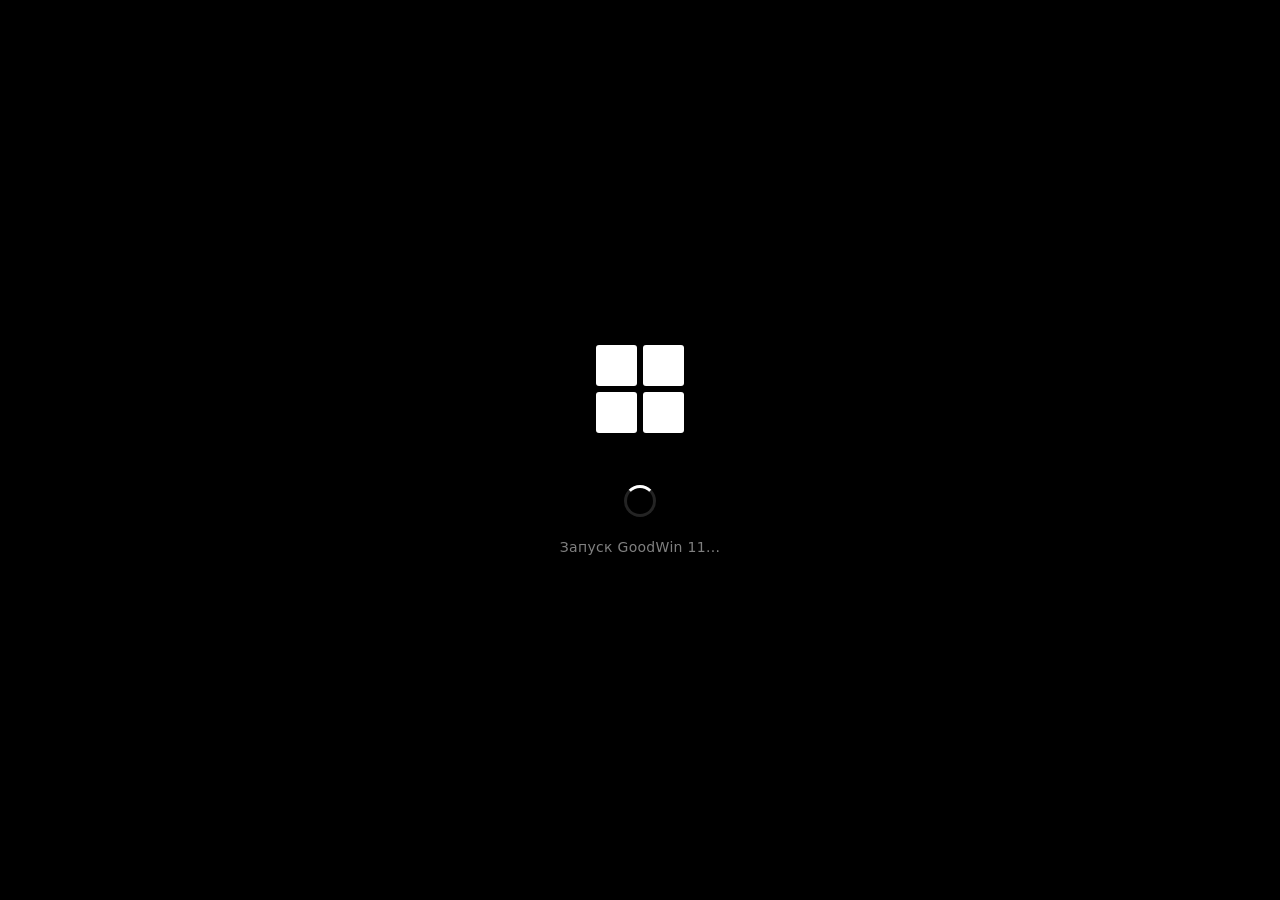
<file: deepseek.html>
<!DOCTYPE html>
<html lang="ru">
<head>
<!--
  GoodWin 11 v1.0
  Copyright (c) 2026 Vizor. All rights reserved.
  PROPRIETARY SOFTWARE — NOT FOR REDISTRIBUTION.
  This software is provided for personal use only.
  Redistribution, modification, or commercial use without
  explicit written permission is prohibited.
  Unofficial web simulation. Not affiliated with Microsoft,
  Apple, or any other company. All trademarks belong to their
  respective owners.
-->
<meta charset="utf-8">
<meta name="viewport" content="width=device-width,initial-scale=1">
<meta name="author" content="Vizor">
<meta name="copyright" content="© 2026 Vizor">
<meta name="license" content="Proprietary - All Rights Reserved">
<title>GoodWin 11</title>
<style>
*,*::before,*::after{margin:0;padding:0;box-sizing:border-box;-webkit-font-smoothing:antialiased;-moz-osx-font-smoothing:grayscale}
html,body{height:100%;overflow:hidden;font-family:'Segoe UI Variable','Segoe UI',system-ui,-apple-system,sans-serif;color:var(--fg);user-select:none;background:#000;font-size:13px}
button{font-family:inherit;cursor:pointer;border:none;background:none;color:inherit;font-size:inherit}
input,textarea,select{font-family:inherit;outline:none;border:none;background:none;color:inherit;user-select:text;font-size:inherit}
img{display:block;max-width:100%}
::selection{background:var(--accent);color:#fff}
::-webkit-scrollbar{width:12px;height:12px}
::-webkit-scrollbar-track{background:transparent}
::-webkit-scrollbar-thumb{background:rgba(255,255,255,.15);border-radius:6px;border:3px solid transparent;background-clip:padding-box}
::-webkit-scrollbar-thumb:hover{background:rgba(255,255,255,.28);border:3px solid transparent;background-clip:padding-box}
body.light ::-webkit-scrollbar-thumb{background:rgba(0,0,0,.2);background-clip:padding-box;border:3px solid transparent}
body.light ::-webkit-scrollbar-thumb:hover{background:rgba(0,0,0,.32);background-clip:padding-box;border:3px solid transparent}

:root{
  --accent:#0a84ff;--accent-h:#1a94ff;--accent2:#4aa3ff;
  --fg:#ffffff;--fg2:rgba(255,255,255,.7);--fg3:rgba(255,255,255,.45);
  --bg:#1c1c1e;--bg2:#2c2c2e;--bg3:#3a3a3c;
  --panel:rgba(28,28,30,.75);
  --card:rgba(255,255,255,.055);
  --card-h:rgba(255,255,255,.09);
  --border:rgba(255,255,255,.09);
  --border2:rgba(255,255,255,.16);
  --tb:rgba(20,20,22,.72);
  --icon-size:1;--anim:.2s;--trans:1;
  --shadow-sm:0 1px 3px rgba(0,0,0,.3);
  --shadow-md:0 4px 12px rgba(0,0,0,.35);
  --shadow-lg:0 12px 40px rgba(0,0,0,.5);
  --shadow-xl:0 24px 72px rgba(0,0,0,.65);
  --radius:10px;--radius-sm:6px;--radius-lg:14px;
}
body.light{
  --fg:#1c1c1e;--fg2:rgba(0,0,0,.65);--fg3:rgba(0,0,0,.4);
  --bg:#f2f2f7;--bg2:#ffffff;--bg3:#e5e5ea;
  --panel:rgba(250,250,252,.82);
  --card:rgba(0,0,0,.04);--card-h:rgba(0,0,0,.07);
  --border:rgba(0,0,0,.08);--border2:rgba(0,0,0,.14);
  --tb:rgba(240,240,245,.72);
  --shadow-sm:0 1px 3px rgba(0,0,0,.08);
  --shadow-md:0 4px 12px rgba(0,0,0,.1);
  --shadow-lg:0 12px 40px rgba(0,0,0,.15);
  --shadow-xl:0 24px 72px rgba(0,0,0,.2);
}
body.no-anim *{animation-duration:0s!important;transition-duration:0s!important}
body.no-trans *{backdrop-filter:none!important;-webkit-backdrop-filter:none!important}

/* ============ BOOT ============ */
#boot{position:fixed;inset:0;background:#000;display:flex;flex-direction:column;align-items:center;justify-content:center;z-index:10000;transition:opacity .6s ease}
#boot.hide{opacity:0;pointer-events:none}
.winlogo{width:88px;height:88px;display:grid;grid-template-columns:1fr 1fr;gap:6px;animation:logoIn .8s cubic-bezier(.2,.8,.2,1)}
.winlogo div{background:#fff;border-radius:3px;animation:logoBlock 1.4s cubic-bezier(.2,.8,.2,1) infinite alternate}
.winlogo div:nth-child(1){animation-delay:0s}
.winlogo div:nth-child(2){animation-delay:.1s}
.winlogo div:nth-child(3){animation-delay:.15s}
.winlogo div:nth-child(4){animation-delay:.05s}
@keyframes logoIn{from{transform:scale(.7);opacity:0}}
@keyframes logoBlock{to{opacity:.65}}
.spinner{width:32px;height:32px;border:3px solid rgba(255,255,255,.14);border-top-color:#fff;border-radius:50%;animation:spin .85s linear infinite;margin-top:52px}
@keyframes spin{to{transform:rotate(360deg)}}
#boot .cap{margin-top:22px;font-size:14px;opacity:.5;color:#fff;font-weight:300;letter-spacing:.3px}

/* ============ LOCK ============ */
#lock{position:fixed;inset:0;z-index:9500;background:#0b1f3a url('https://images.unsplash.com/photo-1506905925346-21bda4d32df4?w=2560') center/cover;transition:opacity .5s,transform .5s;cursor:pointer}
#lock.hide{opacity:0;pointer-events:none;transform:scale(1.04)}
#lock::after{content:'';position:absolute;inset:0;background:linear-gradient(180deg,rgba(0,0,0,.45) 0%,rgba(0,0,0,.2) 40%,rgba(0,0,0,.55) 100%)}
#lock .time{position:absolute;top:15%;left:0;right:0;text-align:center;z-index:2;color:#fff}
#lock .time .h{font-size:120px;font-weight:200;line-height:1;letter-spacing:-4px;text-shadow:0 4px 40px rgba(0,0,0,.5)}
#lock .time .d{font-size:22px;font-weight:300;margin-top:8px;text-shadow:0 2px 12px rgba(0,0,0,.5)}
#lock .hint{position:absolute;bottom:8%;left:0;right:0;text-align:center;font-size:14px;font-weight:300;opacity:.75;z-index:2;color:#fff;animation:pulse 2.4s ease-in-out infinite;letter-spacing:.2px}
@keyframes pulse{0%,100%{opacity:.5}50%{opacity:1}}
#lock .weather{position:absolute;bottom:8%;right:6%;color:#fff;z-index:2;text-align:right;opacity:.85}
#lock .weather .t{font-size:32px;font-weight:200}
#lock .weather .c{font-size:12px;opacity:.8}

/* ============ DESKTOP ============ */
#desk{position:fixed;inset:0;background:#000;display:none;overflow:hidden}
#desk.show{display:block;animation:fadeIn .6s ease}
#deskBg{position:absolute;inset:0;background-size:cover;background-position:center;transition:background-image .4s}
#deskBg::after{content:'';position:absolute;inset:0;background:radial-gradient(circle at 50% 120%,rgba(10,132,255,.18),transparent 60%),linear-gradient(180deg,transparent 60%,rgba(0,0,0,.3))}
@keyframes fadeIn{from{opacity:0}}

#icons{position:absolute;top:14px;left:14px;display:grid;grid-auto-flow:column;grid-template-rows:repeat(7,calc(96px * var(--icon-size)));gap:4px;z-index:2}
.di{width:calc(92px * var(--icon-size));padding:8px 4px;text-align:center;font-size:calc(11.5px * var(--icon-size));cursor:pointer;border:1px solid transparent;border-radius:var(--radius-sm);text-shadow:0 1px 4px rgba(0,0,0,.9);color:#fff;transition:background .12s,border-color .12s;line-height:1.3}
.di:hover{background:rgba(255,255,255,.14);border-color:rgba(255,255,255,.22);backdrop-filter:blur(8px)}
.di.sel{background:rgba(10,132,255,.4);border-color:rgba(10,132,255,.75)}
.di .i{font-size:calc(40px * var(--icon-size));line-height:1;margin-bottom:8px;display:block;filter:drop-shadow(0 3px 6px rgba(0,0,0,.55))}

/* ============ TASKBAR ============ */
#tb{position:fixed;bottom:0;left:0;right:0;height:48px;background:var(--tb);backdrop-filter:blur(40px) saturate(180%);-webkit-backdrop-filter:blur(40px) saturate(180%);border-top:1px solid var(--border);display:none;align-items:center;padding:0 8px;z-index:200;font-size:12.5px;color:var(--fg)}
#tb.show{display:flex}
.tbtn{height:38px;min-width:38px;padding:0 10px;display:flex;align-items:center;justify-content:center;gap:8px;cursor:pointer;position:relative;transition:background .14s,border-radius .14s;border-radius:6px;margin:0 1px}
.tbtn:hover{background:var(--card-h)}
.tbtn.act{background:var(--card-h)}
.tbtn.act::after{content:'';position:absolute;bottom:-5px;left:50%;transform:translateX(-50%);width:16px;height:3px;background:var(--accent);border-radius:3px;transition:width .2s}
.tbtn:hover.act::after{width:22px}
.tbtn .lbl{font-size:12px;white-space:nowrap;overflow:hidden;max-width:140px;text-overflow:ellipsis;font-weight:500}
#startB{min-width:44px;padding:0}
#startB .winmini{width:22px;height:22px;display:grid;grid-template-columns:1fr 1fr;gap:2px}
#startB .winmini div{background:var(--accent);border-radius:2px;transition:transform .2s;box-shadow:0 0 8px rgba(10,132,255,.4)}
#startB:hover .winmini div{transform:scale(1.05)}
#search{width:320px;height:34px;margin:0 8px;background:var(--card);border:1px solid var(--border);border-radius:18px;display:flex;align-items:center;padding:0 14px;gap:10px;font-size:12.5px;color:var(--fg2);cursor:text;transition:all .15s}
#search:hover{background:var(--card-h);border-color:var(--border2)}
#search svg{width:14px;height:14px;opacity:.65}
#tray{margin-left:auto;display:flex;align-items:center;gap:2px;padding-right:4px}
.tr{height:36px;min-width:34px;padding:0 8px;display:flex;align-items:center;justify-content:center;cursor:pointer;border-radius:6px;font-size:13px;position:relative;transition:background .14s}
.tr:hover{background:var(--card-h)}
.tr .badge{position:absolute;top:4px;right:2px;background:#ff3b30;color:#fff;font-size:9px;font-weight:700;padding:2px 5px;border-radius:9px;line-height:1;min-width:14px;text-align:center;border:2px solid var(--tb)}
#clock{padding:0 12px;flex-direction:column;text-align:right;line-height:1.15;font-size:11.5px;font-weight:500;gap:0;min-width:auto}
#clock .d{font-size:10.5px;opacity:.7;font-weight:400}

/* ============ START ============ */
#start{position:fixed;bottom:56px;left:50%;transform:translateX(-50%) translateY(12px);width:640px;max-height:640px;background:var(--panel);backdrop-filter:blur(48px) saturate(180%);-webkit-backdrop-filter:blur(48px) saturate(180%);border:1px solid var(--border);border-radius:14px;display:none;z-index:190;box-shadow:var(--shadow-xl);overflow:hidden;color:var(--fg);opacity:0;transition:opacity .22s,transform .22s cubic-bezier(.2,.8,.2,1)}
#start.show{display:flex;flex-direction:column;opacity:1;transform:translateX(-50%) translateY(0)}
#start .sbody{padding:22px 26px;overflow-y:auto;flex:1}
#start .ssearch{width:100%;height:38px;background:var(--card);border:1px solid var(--border);border-radius:8px;padding:0 14px;font-size:13px;color:var(--fg);margin-bottom:22px;display:flex;align-items:center;gap:10px}
#start .ssearch input{flex:1}
#start h3{font-size:12.5px;font-weight:600;margin-bottom:12px;color:var(--fg2);text-transform:uppercase;letter-spacing:.4px}
#start .grid{display:grid;grid-template-columns:repeat(5,1fr);gap:2px;margin-bottom:22px}
#start .app{padding:14px 6px;text-align:center;cursor:pointer;border-radius:8px;font-size:11.5px;display:flex;flex-direction:column;align-items:center;gap:8px;transition:background .12s;color:var(--fg);line-height:1.2}
#start .app:hover{background:var(--card-h)}
#start .app .ai{font-size:32px;line-height:1;filter:drop-shadow(0 2px 4px rgba(0,0,0,.3))}

/* ============ FLYOUTS ============ */
.flyout{position:fixed;bottom:60px;background:var(--panel);backdrop-filter:blur(48px) saturate(180%);-webkit-backdrop-filter:blur(48px) saturate(180%);border:1px solid var(--border);border-radius:12px;box-shadow:var(--shadow-xl);display:none;z-index:190;color:var(--fg);opacity:0;transform:translateY(12px);transition:opacity .22s,transform .22s cubic-bezier(.2,.8,.2,1)}
.flyout.show{display:block;opacity:1;transform:translateY(0)}
#actionCenter{right:8px;width:380px;max-height:620px;padding:0;overflow:hidden}
#actionCenter .ac-head{padding:18px 22px 14px;display:flex;justify-content:space-between;align-items:center;font-size:14px;font-weight:600}
#actionCenter .ac-head .clr{font-size:11.5px;color:var(--accent);cursor:pointer;padding:4px 8px;border-radius:5px;font-weight:500}
#actionCenter .ac-head .clr:hover{background:var(--card-h)}
#actionCenter .ac-tiles{display:grid;grid-template-columns:1fr 1fr;gap:6px;padding:0 14px 14px}
#actionCenter .tile{padding:14px;background:var(--card);border:1px solid var(--border);border-radius:10px;display:flex;align-items:center;gap:12px;font-size:12.5px;cursor:pointer;transition:all .15s;position:relative;color:var(--fg)}
#actionCenter .tile:hover{background:var(--card-h)}
#actionCenter .tile.on{background:var(--accent);border-color:transparent;color:#fff}
#actionCenter .tile .ti{font-size:20px;line-height:1}
#actionCenter .tile .sub{font-size:10.5px;opacity:.7;display:block;margin-top:2px}
#actionCenter .tile.on .sub{opacity:.85}
#actionCenter .ac-slider{padding:0 22px 18px;display:flex;flex-direction:column;gap:14px}
#actionCenter .ac-slider .row{display:flex;align-items:center;gap:12px;font-size:16px}
#actionCenter .ac-slider input[type=range]{flex:1;accent-color:var(--accent)}
#actionCenter .notes{padding:14px 22px 18px;border-top:1px solid var(--border);max-height:280px;overflow-y:auto}
#actionCenter .notes h4{font-size:12px;font-weight:600;margin-bottom:10px;color:var(--fg2);text-transform:uppercase;letter-spacing:.4px}
#actionCenter .notes .item{padding:12px 14px;background:var(--card);border-radius:8px;margin-bottom:6px;font-size:12.5px;border-left:3px solid var(--accent);line-height:1.4}
#actionCenter .notes .item .tm{font-size:10.5px;opacity:.5;margin-top:4px}
#actionCenter .notes .empty{font-size:12px;color:var(--fg3);text-align:center;padding:20px 0}
#calendar{right:8px;width:360px;padding:22px}
#calendar .ct{font-size:18px;font-weight:600;margin-bottom:2px}
#calendar .cd{font-size:12.5px;color:var(--fg2);margin-bottom:18px}
#calendar table{width:100%;border-collapse:collapse;font-size:12.5px}
#calendar th{color:var(--fg3);font-weight:500;padding:6px 0;font-size:11px;text-transform:uppercase;letter-spacing:.3px}
#calendar td{text-align:center;padding:8px 0;border-radius:6px;cursor:pointer;transition:background .12s}
#calendar td:hover{background:var(--card-h)}
#calendar td.today{background:var(--accent);color:#fff;font-weight:600}
#calendar td.other{opacity:.32}
#volume{right:8px;width:340px;padding:24px;text-align:center}
#volume .v{font-size:44px;margin-bottom:14px}
#volume input[type=range]{width:100%;accent-color:var(--accent);margin-top:8px}

/* ============ WINDOWS ============ */
#wins{position:absolute;inset:0 0 48px 0;pointer-events:none;z-index:100}
.win{position:absolute;background:var(--bg);color:var(--fg);border:1px solid var(--border);border-radius:var(--radius);box-shadow:var(--shadow-lg);display:flex;flex-direction:column;min-width:320px;min-height:200px;overflow:hidden;pointer-events:auto;transition:box-shadow .2s,border-color .2s;animation:winIn .22s cubic-bezier(.2,.8,.2,1)}
@keyframes winIn{from{opacity:0;transform:scale(.96) translateY(8px)}}
.win.act{border-color:var(--border2);box-shadow:var(--shadow-xl)}
.win.min{display:none}
.win.max{border-radius:0;border:none}
.win.snap-left{border-radius:0 8px 8px 0}
.win.snap-right{border-radius:8px 0 0 8px}
.wtitle{height:36px;display:flex;align-items:center;padding:0 0 0 14px;font-size:12.5px;background:transparent;border-bottom:1px solid var(--border);flex-shrink:0}
.wtitle .ico{font-size:14px;margin-right:8px;filter:drop-shadow(0 1px 2px rgba(0,0,0,.3))}
.wtitle .ttl{flex:1;overflow:hidden;text-overflow:ellipsis;white-space:nowrap;font-weight:500;opacity:.92}
.wtitle .btns{display:flex;height:36px}
.wtitle .btns button{width:48px;height:36px;display:flex;align-items:center;justify-content:center;font-size:11px;transition:background .12s;color:var(--fg2)}
.wtitle .btns button:hover{background:var(--card-h);color:var(--fg)}
.wtitle .btns button.cls:hover{background:#e81123;color:#fff}
.wbody{flex:1;overflow:hidden;background:var(--bg);position:relative;display:flex;flex-direction:column}
.rz{position:absolute;z-index:2}
.rz.n{top:-3px;left:8px;right:8px;height:6px;cursor:ns-resize}
.rz.s{bottom:-3px;left:8px;right:8px;height:6px;cursor:ns-resize}
.rz.w{left:-3px;top:8px;bottom:8px;width:6px;cursor:ew-resize}
.rz.e{right:-3px;top:8px;bottom:8px;width:6px;cursor:ew-resize}
.rz.nw{top:-3px;left:-3px;width:14px;height:14px;cursor:nwse-resize}
.rz.ne{top:-3px;right:-3px;width:14px;height:14px;cursor:nesw-resize}
.rz.sw{bottom:-3px;left:-3px;width:14px;height:14px;cursor:nesw-resize}
.rz.se{bottom:-3px;right:-3px;width:14px;height:14px;cursor:nwse-resize}
#snap{position:absolute;background:rgba(10,132,255,.22);border:2px solid rgba(10,132,255,.65);border-radius:8px;display:none;pointer-events:none;z-index:150;transition:all .14s cubic-bezier(.2,.8,.2,1);box-shadow:inset 0 0 40px rgba(10,132,255,.2)}
#snap.show{display:block}

/* ============ APP HELPERS ============ */
.app-tb{height:40px;background:var(--card);border-bottom:1px solid var(--border);display:flex;align-items:center;padding:0 12px;gap:6px;font-size:12.5px;flex-shrink:0;flex-wrap:wrap}
.app-tb button{padding:6px 12px;border-radius:6px;font-size:12px;color:var(--fg2);transition:all .12s;font-weight:500}
.app-tb button:hover{background:var(--card-h);color:var(--fg)}
.app-tb button.on{background:var(--accent);color:#fff}
.app-tb input{background:var(--card);border:1px solid var(--border);border-radius:6px;padding:6px 12px;font-size:12.5px;color:var(--fg);flex:1;min-width:100px}
.app-tb input:focus{border-color:var(--accent)}
.app-main{flex:1;overflow:auto;padding:20px;font-size:13px}

/* ============ EXPLORER ============ */
.fm{display:grid;grid-template-columns:220px 1fr;height:100%}
.fm-side{background:var(--card);padding:12px 8px;overflow-y:auto;border-right:1px solid var(--border)}
.fm-side .item{padding:8px 12px;font-size:12.5px;cursor:pointer;display:flex;align-items:center;gap:10px;border-radius:6px;transition:background .1s;margin-bottom:1px}
.fm-side .item:hover{background:var(--card-h)}
.fm-side .item.on{background:var(--card-h);color:var(--accent);font-weight:500}
.fm-side .item .fi{font-size:16px;width:20px;text-align:center}
.fm-files{padding:16px;display:grid;grid-template-columns:repeat(auto-fill,minmax(104px,1fr));gap:6px;align-content:start}
.fm-f{text-align:center;padding:14px 6px;font-size:11.5px;cursor:pointer;border:1px solid transparent;border-radius:8px;line-height:1.3;transition:all .12s}
.fm-f:hover{background:var(--card-h);border-color:var(--border2)}
.fm-f .fi{font-size:42px;display:block;margin-bottom:6px;line-height:1;filter:drop-shadow(0 2px 4px rgba(0,0,0,.25))}
.fm-path{padding:10px 16px;background:var(--card);border-bottom:1px solid var(--border);font-size:12px;display:flex;align-items:center;gap:6px;color:var(--fg2)}
.fm-path .seg{padding:3px 8px;border-radius:5px;cursor:pointer}
.fm-path .seg:hover{background:var(--card-h);color:var(--fg)}

/* ============ NOTEPAD / CALC / PAINT / CMD ============ */
.np{width:100%;height:100%;background:var(--bg);color:var(--fg);padding:16px 20px;font-family:'Cascadia Code','Consolas',monospace;font-size:14px;line-height:1.6;resize:none;border:none}
.calc{padding:16px;display:flex;flex-direction:column;gap:12px;height:100%}
.calc .out{background:var(--card);border-radius:8px;padding:14px 16px;text-align:right;font-size:13px;color:var(--fg3);min-height:20px}
.calc .in{background:var(--card);border-radius:8px;padding:20px;text-align:right;font-size:40px;font-weight:200;min-height:90px;display:flex;align-items:center;justify-content:flex-end;overflow:hidden;text-overflow:ellipsis;letter-spacing:-1px}
.calc .keys{display:grid;grid-template-columns:repeat(4,1fr);gap:8px;flex:1}
.calc button{background:var(--card);border-radius:8px;font-size:17px;color:var(--fg);transition:all .1s;font-weight:400}
.calc button:hover{background:var(--card-h)}
.calc button:active{transform:scale(.96)}
.calc button.op{color:var(--accent)}
.calc button.eq{background:var(--accent);color:#fff}
.calc button.eq:hover{background:var(--accent-h)}
.pt{display:flex;flex-direction:column;height:100%}
.pt-bar{padding:10px 14px;background:var(--card);border-bottom:1px solid var(--border);display:flex;gap:10px;align-items:center;font-size:11.5px;flex-wrap:wrap}
.pt-bar input[type=color]{width:30px;height:30px;padding:0;border:1px solid var(--border);background:none;cursor:pointer;border-radius:6px}
.pt-bar button{padding:5px 12px;background:var(--card);border:1px solid var(--border);border-radius:6px;font-size:11.5px;color:var(--fg);transition:all .12s}
.pt-bar button:hover{background:var(--card-h)}
.pt-bar button.on{background:var(--accent);border-color:var(--accent);color:#fff}
.pt-canvas{flex:1;background:#fff;cursor:crosshair;touch-action:none}
.cmd{background:#0a0a0a;color:#d4d4d4;font-family:'Cascadia Code','Consolas',monospace;font-size:13.5px;padding:16px;height:100%;overflow-y:auto;line-height:1.5;user-select:text}
.cmd .p{color:#4ec9b0}
.cmd input{background:transparent;color:#d4d4d4;font-family:inherit;font-size:inherit;flex:1;padding:0;caret-color:#4ec9b0}

/* ============ BROWSER ============ */
.bw{display:flex;flex-direction:column;height:100%}
.bw-bar{background:var(--card);padding:8px 12px;display:flex;gap:8px;align-items:center;border-bottom:1px solid var(--border)}
.bw-bar button{width:32px;height:32px;display:flex;align-items:center;justify-content:center;border-radius:50%;font-size:13px;color:var(--fg2);transition:all .12s}
.bw-bar button:hover{background:var(--card-h);color:var(--fg)}
.bw-bar input{flex:1;background:var(--card);border:1px solid var(--border);border-radius:18px;padding:8px 18px;font-size:13px;color:var(--fg)}
.bw-bar input:focus{border-color:var(--accent);background:var(--bg)}
.bw-view{flex:1;background:#fff;color:#000;overflow:hidden;position:relative}
.bw-view iframe{width:100%;height:100%;border:none;background:#fff;display:block}
.bw-home{padding:48px 40px;text-align:center;color:#fff;background:linear-gradient(135deg,#1a3a6b 0%,#0d1e3a 100%);min-height:100%;overflow-y:auto}
.bw-home .logo{font-size:64px;margin-bottom:16px;filter:drop-shadow(0 8px 24px rgba(74,163,255,.4))}
.bw-home h1{font-size:24px;font-weight:300;margin-bottom:32px;letter-spacing:-.3px}
.bw-home .engines{display:flex;justify-content:center;gap:8px;margin-bottom:24px;flex-wrap:wrap}
.bw-home .engines button{padding:7px 16px;border-radius:20px;font-size:12.5px;background:rgba(255,255,255,.1);color:#fff;border:1px solid rgba(255,255,255,.12);transition:all .15s;font-weight:500}
.bw-home .engines button:hover{background:rgba(255,255,255,.18)}
.bw-home .engines button.on{background:var(--accent);border-color:transparent}
.bw-home .sbar{max-width:620px;margin:0 auto 34px;display:flex;background:#fff;border-radius:28px;overflow:hidden;box-shadow:0 12px 40px rgba(0,0,0,.4)}
.bw-home .sbar input{flex:1;padding:16px 24px;font-size:15px;color:#000;background:transparent}
.bw-home .sbar button{padding:0 28px;background:var(--accent);color:#fff;font-size:14px;font-weight:600;transition:background .15s}
.bw-home .sbar button:hover{background:var(--accent-h)}
.bw-home .grid{display:grid;grid-template-columns:repeat(auto-fill,minmax(150px,1fr));gap:12px;max-width:720px;margin:0 auto}
.bw-home .card{padding:20px;background:rgba(255,255,255,.08);border:1px solid rgba(255,255,255,.1);border-radius:12px;font-size:12.5px;cursor:pointer;color:#fff;transition:all .18s;text-align:left}
.bw-home .card:hover{background:rgba(255,255,255,.16);transform:translateY(-3px);border-color:rgba(74,163,255,.4)}
.bw-home .card .ci{font-size:36px;margin-bottom:12px}
.bw-home .card b{display:block;font-size:13.5px;margin-bottom:4px}
.bw-home .card small{opacity:.65;font-size:11px}

/* ============ SETTINGS ============ */
.st{display:grid;grid-template-columns:260px 1fr;height:100%}
.st-side{background:var(--card);padding:14px 8px;overflow-y:auto;border-right:1px solid var(--border)}
.st-side .item{padding:9px 14px;font-size:12.5px;cursor:pointer;display:flex;align-items:center;gap:12px;border-radius:6px;transition:background .12s;margin-bottom:1px}
.st-side .item:hover{background:var(--card-h)}
.st-side .item.on{background:var(--card-h);color:var(--accent);font-weight:500}
.st-side .item i{font-style:normal;font-size:16px;width:20px;text-align:center}
.st-side .search{width:calc(100% - 16px);margin:0 8px 14px;padding:9px 14px;background:var(--card);border:1px solid var(--border);border-radius:8px;font-size:12.5px;color:var(--fg)}
.st-side .search:focus{border-color:var(--accent)}
.st-body{padding:28px 36px;overflow-y:auto}
.st-body h2{font-size:26px;font-weight:300;margin-bottom:24px;letter-spacing:-.3px}
.st-body h3{font-size:13px;font-weight:600;margin:26px 0 10px;color:var(--fg2);text-transform:uppercase;letter-spacing:.4px}
.st-body h3:first-of-type{margin-top:0}
.st-card{background:var(--card);border:1px solid var(--border);border-radius:10px;padding:4px 18px;font-size:13px;line-height:1.7;margin-bottom:12px}
.st-card .kv{display:flex;justify-content:space-between;align-items:center;padding:12px 0;border-bottom:1px solid var(--border);gap:12px}
.st-card .kv:last-child{border-bottom:none}
.st-card .kv .k{font-size:13px;color:var(--fg)}
.st-card .kv .k .sub{display:block;font-size:11.5px;color:var(--fg3);margin-top:3px;font-weight:400}
.st-card .kv .v{display:flex;align-items:center;gap:8px;flex-wrap:wrap;justify-content:flex-end}
.st-card .kv input[type=text],.st-card .kv input[type=password],.st-card .kv input[type=number],.st-card .kv select{padding:7px 12px;background:var(--bg);border:1px solid var(--border);border-radius:6px;font-size:12.5px;color:var(--fg);min-width:140px}
.st-card .kv input:focus,.st-card .kv select:focus{border-color:var(--accent)}
.st-card .kv input[type=range]{width:180px;accent-color:var(--accent)}
.st-card .kv input[type=checkbox]{width:20px;height:20px;accent-color:var(--accent);cursor:pointer}
.st-card .kv .btn{padding:7px 16px;background:var(--accent);border-radius:6px;color:#fff;font-size:12px;font-weight:600;transition:all .12s}
.st-card .kv .btn:hover{background:var(--accent-h)}
.st-card .kv .btn.ghost{background:var(--card-h);color:var(--fg);font-weight:500}
.st-card .kv .btn.danger{background:#ff3b30}
.st-card .kv .btn.danger:hover{background:#e81123}
.wp-grid{display:grid;grid-template-columns:repeat(4,1fr);gap:12px;margin-bottom:12px}
.wp-grid .wp{aspect-ratio:16/10;border-radius:8px;cursor:pointer;background-size:cover;background-position:center;border:2px solid transparent;transition:all .15s;box-shadow:var(--shadow-sm)}
.wp-grid .wp:hover{transform:scale(1.03);box-shadow:var(--shadow-md)}
.wp-grid .wp.on{border-color:var(--accent);box-shadow:0 0 0 3px rgba(10,132,255,.25),var(--shadow-md)}
.accents{display:flex;gap:12px;flex-wrap:wrap;padding:10px 0}
.accents .ac{width:38px;height:38px;border-radius:50%;cursor:pointer;border:3px solid transparent;transition:all .15s;box-shadow:var(--shadow-sm)}
.accents .ac:hover{transform:scale(1.1)}
.accents .ac.on{border-color:var(--fg);transform:scale(1.12)}

/* ============ STORE ============ */
.store{padding:28px;overflow-y:auto;height:100%}
.store .stt{display:flex;justify-content:space-between;align-items:center;margin-bottom:24px;gap:14px;flex-wrap:wrap}
.store .stt h2{font-size:30px;font-weight:300;margin:0;letter-spacing:-.4px}
.store .stt input{background:var(--card);border:1px solid var(--border);border-radius:10px;padding:10px 16px;font-size:13px;color:var(--fg);width:280px;transition:border-color .15s}
.store .stt input:focus{border-color:var(--accent)}
.store .cats{display:flex;gap:8px;margin-bottom:22px;flex-wrap:wrap}
.store .cats button{padding:8px 18px;background:var(--card);border:1px solid var(--border);border-radius:20px;font-size:12.5px;color:var(--fg2);transition:all .12s;font-weight:500}
.store .cats button:hover{background:var(--card-h)}
.store .cats button.on{background:var(--accent);border-color:transparent;color:#fff}
.store .grid{display:grid;grid-template-columns:repeat(auto-fill,minmax(280px,1fr));gap:14px}
.store .card{background:var(--card);border:1px solid var(--border);border-radius:12px;padding:20px;display:flex;gap:16px;align-items:flex-start;transition:all .18s}
.store .card:hover{background:var(--card-h);transform:translateY(-3px);box-shadow:var(--shadow-md)}
.store .card .cico{font-size:48px;line-height:1;flex-shrink:0;filter:drop-shadow(0 3px 6px rgba(0,0,0,.3))}
.store .card .cinfo{flex:1;min-width:0}
.store .card .cname{font-size:15px;font-weight:600;margin-bottom:6px}
.store .card .cdesc{font-size:12px;color:var(--fg2);line-height:1.5;margin-bottom:12px}
.store .card .cmeta{display:flex;justify-content:space-between;align-items:center;font-size:11.5px;color:var(--fg3);gap:12px}
.store .card .cbtn{padding:8px 20px;background:var(--accent);border-radius:8px;font-size:12.5px;font-weight:600;min-width:120px;text-align:center;color:#fff;transition:all .15s}
.store .card .cbtn:hover{background:var(--accent-h)}
.store .card .cbtn.inst{background:var(--card-h);color:var(--fg);font-weight:500}

/* ============ ABOUT ============ */
.about{text-align:center;padding:40px 48px;overflow-y:auto;height:100%}
.about .big{font-size:88px;margin-bottom:20px;filter:drop-shadow(0 12px 32px rgba(10,132,255,.35))}
.about h1{font-size:32px;font-weight:300;margin-bottom:8px;letter-spacing:-.5px}
.about .sub{color:var(--fg3);font-size:13.5px;margin-bottom:28px}
.about .info{text-align:left;background:var(--card);border:1px solid var(--border);border-radius:12px;padding:18px 22px;font-size:13px;line-height:2;max-width:520px;margin:0 auto}
.about .info .kv{display:flex;justify-content:space-between;padding:6px 0;border-bottom:1px solid var(--border)}
.about .info .kv:last-child{border-bottom:none}

/* ============ MUSIC / PHOTOS / WEATHER ============ */
.mus{padding:28px;display:flex;flex-direction:column;height:100%;gap:22px;align-items:center;justify-content:center}
.mus .cover{width:220px;height:220px;background:linear-gradient(135deg,#0a84ff 0%,#bf5af2 100%);border-radius:18px;display:flex;align-items:center;justify-content:center;font-size:88px;box-shadow:0 20px 48px rgba(10,132,255,.35);position:relative;overflow:hidden}
.mus .cover::after{content:'';position:absolute;inset:0;background:radial-gradient(circle at 30% 20%,rgba(255,255,255,.25),transparent 60%)}
.mus .meta{text-align:center}
.mus .meta .n{font-size:20px;font-weight:600}
.mus .meta .a{color:var(--fg3);margin-top:4px;font-size:13px}
.mus .prog{display:flex;align-items:center;gap:12px;font-size:11.5px;color:var(--fg3);width:100%;max-width:340px}
.mus .prog input{flex:1;accent-color:var(--accent)}
.mus .ctrl{display:flex;justify-content:center;gap:20px;align-items:center}
.mus .ctrl button{width:46px;height:46px;border-radius:50%;background:var(--card);display:flex;align-items:center;justify-content:center;font-size:17px;color:var(--fg);transition:all .15s}
.mus .ctrl button:hover{background:var(--card-h);transform:scale(1.08)}
.mus .ctrl button.play{width:60px;height:60px;background:var(--accent);color:#fff;font-size:22px;box-shadow:0 8px 24px rgba(10,132,255,.4)}
.ph{padding:24px}
.ph h2{font-weight:300;font-size:24px;margin-bottom:20px;letter-spacing:-.3px}
.ph .grid{display:grid;grid-template-columns:repeat(4,1fr);gap:10px}
.ph .im{aspect-ratio:1;border-radius:10px;cursor:pointer;transition:all .18s;box-shadow:var(--shadow-sm)}
.ph .im:hover{transform:scale(1.05);box-shadow:var(--shadow-md);z-index:1}
.ww{padding:28px;background:linear-gradient(160deg,#1c3f6b 0%,#0a1e3a 100%);border-radius:0;height:100%;color:#fff;overflow-y:auto}
.ww .city{font-size:14px;opacity:.85;display:flex;align-items:center;gap:8px}
.ww .temp{font-size:76px;font-weight:200;line-height:1;margin:24px 0 8px;letter-spacing:-3px}
.ww .cond{font-size:16px;opacity:.85;margin-bottom:24px}
.ww .week{display:grid;grid-template-columns:repeat(5,1fr);gap:8px}
.ww .day{text-align:center;padding:14px 6px;background:rgba(255,255,255,.08);border:1px solid rgba(255,255,255,.08);border-radius:10px;font-size:11.5px}
.ww .day .di{font-size:24px;margin:8px 0}
.ww .day .dt{font-size:13px;font-weight:600}

/* ============ GAMES ============ */
.game{padding:24px;height:100%;display:flex;flex-direction:column;align-items:center;justify-content:center;gap:16px;background:var(--bg);overflow:auto}
.game h3{font-size:18px;font-weight:500;color:var(--fg);margin-bottom:4px}
.game .status{font-size:13px;color:var(--fg2);min-height:20px}
.game>button{padding:10px 24px;background:var(--accent);border-radius:8px;font-size:13px;font-weight:600;color:#fff;transition:all .12s}
.game>button:hover{background:var(--accent-h);transform:translateY(-1px)}
.ms-grid{display:grid;gap:3px;background:var(--bg3);padding:6px;border-radius:8px}
.ms-c{width:30px;height:30px;background:#b8b8b8;font-weight:700;font-size:14px;color:#000;display:flex;align-items:center;justify-content:center;border-radius:4px;cursor:pointer;transition:all .1s;border:1px solid rgba(0,0,0,.1)}
.ms-c:hover:not(.open){background:#d5d5d5}
.ms-c.open{background:#e5e5e5;cursor:default;border-color:rgba(0,0,0,.08)}
.ms-c.mine{background:#ff3b30;color:#fff}
.ms-c.flag{color:#ff3b30}
.ms-1{color:#0066ff!important}.ms-2{color:#009933!important}.ms-3{color:#ff0000!important}.ms-4{color:#000066!important}.ms-5{color:#800000!important}.ms-6{color:#008080!important}
.snake-canvas{background:#0a1e0a;border-radius:10px;box-shadow:var(--shadow-lg)}
.g2048{display:grid;grid-template-columns:repeat(4,84px);gap:8px;background:#bbada0;padding:10px;border-radius:10px;box-shadow:var(--shadow-lg)}
.g2048 .cell{width:84px;height:84px;background:rgba(238,228,218,.4);border-radius:6px;display:flex;align-items:center;justify-content:center;font-size:28px;font-weight:700;color:#776e65;transition:all .1s}
.t2048-2{background:#eee4da!important;color:#776e65!important}
.t2048-4{background:#ede0c8!important;color:#776e65!important}
.t2048-8{background:#f2b179!important;color:#fff!important}
.t2048-16{background:#f59563!important;color:#fff!important}
.t2048-32{background:#f67c5f!important;color:#fff!important}
.t2048-64{background:#f65e3b!important;color:#fff!important}
.t2048-128{background:#edcf72!important;color:#fff!important;font-size:24px!important}
.t2048-256{background:#edcc61!important;color:#fff!important;font-size:24px!important}
.t2048-512{background:#edc850!important;color:#fff!important;font-size:24px!important}
.t2048-1024{background:#edc53f!important;color:#fff!important;font-size:20px!important}
.t2048-2048{background:#edc22e!important;color:#fff!important;font-size:20px!important;box-shadow:0 0 24px rgba(237,194,46,.7)}
.mem-grid{display:grid;grid-template-columns:repeat(4,84px);gap:12px}
.mem-card{width:84px;height:84px;background:linear-gradient(135deg,var(--accent),#0066cc);border-radius:12px;display:flex;align-items:center;justify-content:center;font-size:40px;cursor:pointer;color:#fff;transition:all .28s cubic-bezier(.2,.8,.2,1);box-shadow:var(--shadow-md)}
.mem-card:hover:not(.open):not(.matched){transform:translateY(-3px);box-shadow:var(--shadow-lg)}
.mem-card.open,.mem-card.matched{background:var(--card);border:1px solid var(--border)}
.mem-card.matched{opacity:.5}
.ttt-grid{display:grid;grid-template-columns:repeat(3,96px);gap:8px;background:var(--card);padding:8px;border-radius:12px;box-shadow:var(--shadow-lg)}
.ttt-cell{width:96px;height:96px;background:var(--bg);display:flex;align-items:center;justify-content:center;font-size:52px;font-weight:700;cursor:pointer;color:var(--fg);border-radius:8px;transition:all .12s}
.ttt-cell:hover{background:var(--card-h);transform:scale(1.02)}
.ttt-cell.x{color:#4aa3ff}.ttt-cell.o{color:#ff3b30}

/* ============ NOTES ============ */
.notes-app{display:grid;grid-template-columns:240px 1fr;height:100%}
.notes-app .nlist{background:var(--card);border-right:1px solid var(--border);overflow-y:auto}
.notes-app .nlist .item{padding:14px 18px;cursor:pointer;border-bottom:1px solid var(--border);font-size:12.5px;transition:background .12s}
.notes-app .nlist .item:hover{background:var(--card-h)}
.notes-app .nlist .item.on{background:var(--card-h);border-left:3px solid var(--accent);padding-left:15px}
.notes-app .nlist .add{padding:14px 18px;cursor:pointer;font-size:12.5px;background:var(--accent);text-align:center;font-weight:600;color:#fff;transition:background .15s}
.notes-app .nlist .add:hover{background:var(--accent-h)}
.notes-app .nbody{display:flex;flex-direction:column}
.notes-app .nbody input{padding:16px 22px;font-size:18px;font-weight:600;background:transparent;border-bottom:1px solid var(--border);color:var(--fg)}
.notes-app .nbody textarea{flex:1;padding:16px 22px;font-size:13.5px;line-height:1.7;resize:none;background:transparent;color:var(--fg);font-family:inherit}

/* ============ CTX ============ */
#ctx{position:fixed;background:var(--panel);backdrop-filter:blur(40px) saturate(180%);-webkit-backdrop-filter:blur(40px) saturate(180%);border:1px solid var(--border);border-radius:10px;box-shadow:var(--shadow-xl);padding:5px;display:none;z-index:1000;min-width:220px;font-size:12.5px;color:var(--fg);animation:ctxIn .14s cubic-bezier(.2,.8,.2,1)}
@keyframes ctxIn{from{opacity:0;transform:scale(.96)}}
#ctx.show{display:block}
#ctx .mi{padding:9px 14px;border-radius:6px;cursor:pointer;display:flex;align-items:center;gap:12px;transition:background .1s}
#ctx .mi:hover{background:var(--card-h)}
#ctx .sep{height:1px;background:var(--border);margin:5px 8px}
#ctx .mi i{font-style:normal;font-size:15px;width:18px;text-align:center}

/* ============ NOTIFS ============ */
#notifs{position:fixed;right:16px;bottom:60px;display:flex;flex-direction:column;gap:10px;z-index:210;pointer-events:none}
.notif{background:var(--panel);backdrop-filter:blur(40px) saturate(180%);-webkit-backdrop-filter:blur(40px) saturate(180%);border:1px solid var(--border);border-radius:12px;padding:16px 18px;width:340px;font-size:12.5px;box-shadow:var(--shadow-lg);animation:notifIn .3s cubic-bezier(.2,.8,.2,1);pointer-events:auto;color:var(--fg);display:flex;gap:14px}
.notif.out{animation:notifOut .28s ease-in forwards}
@keyframes notifIn{from{opacity:0;transform:translateX(40px) scale(.96)}}
@keyframes notifOut{to{opacity:0;transform:translateX(40px) scale(.96)}}
.notif .ni{font-size:24px;line-height:1;flex-shrink:0}
.notif .nc{flex:1;min-width:0}
.notif .t{font-weight:600;margin-bottom:3px}
.notif .b{color:var(--fg2);line-height:1.4;word-wrap:break-word}

/* ============ SHUT ============ */
#shut{position:fixed;inset:0;background:rgba(0,0,0,.9);backdrop-filter:blur(20px);z-index:9999;display:none;flex-direction:column;align-items:center;justify-content:center;text-align:center;color:#fff}
#shut.show{display:flex;animation:fadeIn .4s}
#shut .spin{width:52px;height:52px;border:4px solid rgba(255,255,255,.15);border-top-color:#fff;border-radius:50%;animation:spin 1s linear infinite;margin-bottom:28px}
#shut .t{font-size:20px;font-weight:300;letter-spacing:.3px}

/* ============ BANK ============ */
.bank{display:flex;flex-direction:column;height:100%;background:linear-gradient(160deg,#0a1628 0%,#0f2744 100%);color:#fff;overflow:hidden}
body.light .bank{background:linear-gradient(160deg,#e8f0fb 0%,#d3e2f5 100%);color:#0a1628}
.bank-login{padding:60px 40px;display:flex;flex-direction:column;align-items:center;justify-content:center;height:100%;gap:16px}
.bank-login .blogo{font-size:72px;margin-bottom:8px;background:linear-gradient(135deg,#4aa3ff,#0078d7);-webkit-background-clip:text;-webkit-text-fill-color:transparent;background-clip:text}
.bank-login h2{font-weight:300;font-size:30px;letter-spacing:-.4px}
.bank-login p{opacity:.65;font-size:13px;margin-bottom:16px;text-align:center;max-width:360px;line-height:1.55}
.bank-login input{width:320px;padding:14px 18px;background:rgba(255,255,255,.06);border:1px solid rgba(255,255,255,.12);border-radius:10px;font-size:13.5px;color:#fff;text-align:center;transition:all .15s}
body.light .bank-login input{background:rgba(0,0,0,.05);color:#0a1628;border-color:rgba(0,0,0,.1)}
.bank-login input:focus{border-color:var(--accent);background:rgba(10,132,255,.1)}
.bank-login button{width:320px;padding:14px;background:var(--accent);border-radius:10px;font-size:14px;font-weight:600;color:#fff;transition:all .15s;margin-top:8px}
.bank-login button:hover{background:var(--accent-h);transform:translateY(-1px);box-shadow:0 8px 24px rgba(10,132,255,.4)}
.bank-nav{background:rgba(0,0,0,.25);border-bottom:1px solid rgba(255,255,255,.06);display:flex;align-items:center;padding:0 14px;gap:2px;font-size:12.5px;flex-shrink:0;flex-wrap:wrap}
body.light .bank-nav{background:rgba(0,0,0,.03);border-color:rgba(0,0,0,.06)}
.bank-nav .bname{font-weight:700;margin-right:14px;font-size:14px;padding:12px 0}
.bank-nav .bname span{color:var(--accent2)}
.bank-nav button{padding:9px 12px;border-radius:8px;opacity:.7;font-size:12px;transition:all .12s}
.bank-nav button:hover{background:rgba(255,255,255,.08);opacity:1}
.bank-nav button.on{background:rgba(10,132,255,.25);opacity:1;color:#7dc1ff}
.bank-nav .logout{margin-left:auto;padding:9px 14px;background:rgba(255,59,48,.15);color:#ff8b80;border-radius:8px;font-size:12px}
.bank-body{flex:1;overflow-y:auto;padding:24px}
.bank-cards{display:grid;grid-template-columns:repeat(auto-fit,minmax(320px,1fr));gap:18px;margin-bottom:24px}
.bank-card{border-radius:16px;padding:24px;min-height:200px;position:relative;overflow:hidden;box-shadow:0 12px 40px rgba(0,0,0,.4);cursor:pointer;color:#fff;transition:transform .2s}
.bank-card:hover{transform:translateY(-4px)}
.bank-card.visa{background:linear-gradient(135deg,#1a1f71 0%,#4a56a8 100%)}
.bank-card.mastercard{background:linear-gradient(135deg,#eb001b 0%,#f79e1b 100%)}
.bank-card.mir{background:linear-gradient(135deg,#0f9b0f 0%,#4ec14e 100%)}
.bank-card::after{content:'';position:absolute;top:-40%;right:-30%;width:240px;height:240px;background:radial-gradient(circle,rgba(255,255,255,.2),transparent 70%);border-radius:50%}
.bank-card.blocked{filter:grayscale(.7);opacity:.65}
.bank-card.blocked::before{content:'🔒 ЗАБЛОКИРОВАНА';position:absolute;top:16px;right:16px;background:rgba(0,0,0,.7);padding:5px 12px;border-radius:6px;font-size:10px;font-weight:700;letter-spacing:1.2px;z-index:2}
.bank-card .bcnum{font-family:'Consolas',monospace;font-size:21px;letter-spacing:2.5px;margin:28px 0 14px;position:relative;z-index:1;text-shadow:0 2px 4px rgba(0,0,0,.3)}
.bank-card .bclabel{font-size:10px;opacity:.75;text-transform:uppercase;letter-spacing:1.2px}
.bank-card .bcval{font-size:13px;font-weight:600;margin-top:3px}
.bank-card .bchead{display:flex;justify-content:space-between;align-items:flex-start;position:relative;z-index:1}
.bank-card .bchead .btype{font-size:11px;opacity:.8;text-transform:uppercase;letter-spacing:1.5px}
.bank-card .bcbalance{position:absolute;bottom:22px;right:24px;font-size:26px;font-weight:600;z-index:1;text-shadow:0 2px 8px rgba(0,0,0,.3)}
.bank-stats{display:grid;grid-template-columns:repeat(auto-fit,minmax(180px,1fr));gap:14px;margin-bottom:24px}
.bank-stat{background:rgba(255,255,255,.04);border:1px solid rgba(255,255,255,.06);border-radius:12px;padding:18px}
body.light .bank-stat{background:rgba(0,0,0,.03);border-color:rgba(0,0,0,.06)}
.bank-stat .sl{font-size:11px;opacity:.6;text-transform:uppercase;letter-spacing:.5px}
.bank-stat .sv{font-size:24px;font-weight:600;margin-top:8px;letter-spacing:-.3px}
.bank-actions{display:grid;grid-template-columns:repeat(auto-fit,minmax(150px,1fr));gap:12px;margin-bottom:24px}
.bank-actions button{padding:18px 14px;background:rgba(255,255,255,.05);border:1px solid rgba(255,255,255,.08);border-radius:12px;font-size:12.5px;display:flex;flex-direction:column;align-items:center;gap:10px;transition:all .18s;color:#fff}
body.light .bank-actions button{background:rgba(0,0,0,.03);color:#0a1628;border-color:rgba(0,0,0,.06)}
.bank-actions button:hover{background:rgba(74,163,255,.15);border-color:rgba(74,163,255,.5);transform:translateY(-3px)}
.bank-actions button .ai{font-size:28px}
.bank-section{background:rgba(255,255,255,.04);border:1px solid rgba(255,255,255,.06);border-radius:12px;padding:20px;margin-bottom:18px}
body.light .bank-section{background:rgba(0,0,0,.03);border-color:rgba(0,0,0,.06)}
.bank-section h3{font-size:14px;font-weight:600;margin-bottom:14px;display:flex;justify-content:space-between;align-items:center}
.bank-tx{display:flex;justify-content:space-between;align-items:center;padding:14px 0;border-bottom:1px solid rgba(255,255,255,.05);font-size:13px;gap:12px}
body.light .bank-tx{border-color:rgba(0,0,0,.06)}
.bank-tx:last-child{border:none}
.bank-tx .tleft{display:flex;align-items:center;gap:14px;min-width:0;flex:1}
.bank-tx .tico{width:40px;height:40px;background:rgba(255,255,255,.08);border-radius:50%;display:flex;align-items:center;justify-content:center;font-size:18px;flex-shrink:0}
body.light .bank-tx .tico{background:rgba(0,0,0,.05)}
.bank-tx .tname{font-weight:500;overflow:hidden;text-overflow:ellipsis;white-space:nowrap}
.bank-tx .tdate{font-size:11px;opacity:.5;margin-top:3px}
.bank-tx .tamount{font-weight:600;font-size:14.5px;white-space:nowrap}
.bank-tx .tamount.plus{color:#3ddc84}
.bank-tx .tamount.minus{color:#ff6b7a}
.bank-empty{padding:40px;text-align:center;opacity:.5;font-size:13px}
.bank-form{display:grid;gap:14px;max-width:540px}
.bank-form .row{display:grid;grid-template-columns:1fr 1fr;gap:12px}
.bank-form label{font-size:11.5px;opacity:.7;margin-bottom:4px;display:block}
.bank-form input,.bank-form select,.bank-form textarea{padding:12px 14px;background:rgba(0,0,0,.25);border:1px solid rgba(255,255,255,.1);border-radius:8px;font-size:13.5px;color:#fff;width:100%;transition:border-color .15s}
body.light .bank-form input,body.light .bank-form select,body.light .bank-form textarea{background:rgba(0,0,0,.04);color:#0a1628;border-color:rgba(0,0,0,.1)}
.bank-form input:focus,.bank-form select:focus{border-color:var(--accent2)}
.bank-form .hint{font-size:11.5px;opacity:.5;margin-top:4px}
.bank-form button{padding:13px;background:var(--accent);border-radius:8px;font-size:13.5px;font-weight:600;margin-top:8px;color:#fff;transition:all .15s}
.bank-form button:hover{background:var(--accent-h);transform:translateY(-1px)}
.bank-form button.danger{background:rgba(255,59,48,.6)}
.bank-form button.ghost{background:rgba(255,255,255,.08);color:var(--fg)}
.bank-contacts{display:grid;grid-template-columns:repeat(auto-fill,minmax(140px,1fr));gap:12px}
.bank-contact{padding:16px;background:rgba(255,255,255,.04);border:1px solid rgba(255,255,255,.06);border-radius:12px;text-align:center;cursor:pointer;transition:all .18s}
body.light .bank-contact{background:rgba(0,0,0,.03);border-color:rgba(0,0,0,.06)}
.bank-contact:hover{background:rgba(74,163,255,.15);border-color:rgba(74,163,255,.5);transform:translateY(-3px)}
.bank-contact .cav{width:54px;height:54px;border-radius:50%;background:linear-gradient(135deg,#4aa3ff,#0078d7);display:flex;align-items:center;justify-content:center;margin:0 auto 10px;font-size:24px;box-shadow:0 4px 12px rgba(10,132,255,.3)}
.bank-contact .cn{font-size:12.5px;font-weight:500}
.bank-contact .cp{font-size:11px;opacity:.5;margin-top:3px}
.bank-currency{display:grid;grid-template-columns:repeat(auto-fit,minmax(140px,1fr));gap:12px}
.bank-currency .ccy{background:rgba(255,255,255,.04);border-radius:10px;padding:16px;font-size:13px}
body.light .bank-currency .ccy{background:rgba(0,0,0,.03)}
.bank-currency .ccy .cn{font-weight:600;margin-bottom:6px}
.bank-currency .ccy .cr{font-size:20px;color:var(--accent2);font-weight:600}
.bank-currency .ccy .cd{font-size:10.5px;opacity:.5;margin-top:6px}
.bank-alert{padding:14px 18px;background:rgba(74,163,255,.15);border:1px solid rgba(74,163,255,.3);border-radius:10px;font-size:13px;margin-bottom:18px}
.bank-alert.success{background:rgba(61,220,132,.15);border-color:rgba(61,220,132,.3)}
.bank-alert.error{background:rgba(255,59,48,.15);border-color:rgba(255,59,48,.3);color:#ff8b80}
.bank-progress{height:8px;background:rgba(255,255,255,.1);border-radius:4px;overflow:hidden;margin-top:8px}
.bank-progress>div{height:100%;background:var(--accent2);transition:width .4s cubic-bezier(.2,.8,.2,1)}
.bank-loan-item{padding:18px;background:rgba(255,255,255,.04);border:1px solid rgba(255,255,255,.06);border-radius:12px;margin-bottom:12px;border-left:3px solid var(--accent2)}
body.light .bank-loan-item{background:rgba(0,0,0,.03)}
.exchange-grid{display:grid;grid-template-columns:1fr auto 1fr;gap:16px;align-items:end;max-width:560px;margin-bottom:20px}
.exchange-grid label{display:block;font-size:11.5px;opacity:.7;margin-bottom:6px}
.exchange-grid input,.exchange-grid select{padding:13px 16px;background:rgba(0,0,0,.25);border:1px solid rgba(255,255,255,.1);border-radius:8px;font-size:15px;color:#fff;width:100%}
body.light .exchange-grid input,body.light .exchange-grid select{background:rgba(0,0,0,.04);color:#0a1628;border-color:rgba(0,0,0,.1)}
.exchange-grid .swap{background:var(--accent);border-radius:50%;width:44px;height:44px;display:flex;align-items:center;justify-content:center;font-size:20px;margin-bottom:6px;color:#fff;transition:transform .2s}
.exchange-grid .swap:hover{transform:rotate(180deg)}

/* ============ CLOCK ============ */
.clock-app{display:grid;grid-template-rows:auto 1fr;height:100%;background:var(--bg)}
.clock-tabs{display:flex;gap:6px;padding:12px 16px;background:var(--card);border-bottom:1px solid var(--border);flex-wrap:wrap}
.clock-tabs button{padding:8px 16px;border-radius:8px;font-size:12.5px;color:var(--fg2);transition:all .12s;font-weight:500}
.clock-tabs button:hover{background:var(--card-h);color:var(--fg)}
.clock-tabs button.on{background:var(--accent);color:#fff}
.clock-body{display:flex;align-items:center;justify-content:center;flex-direction:column;padding:28px;gap:24px;overflow-y:auto}
.analog{width:240px;height:240px;border-radius:50%;background:var(--card);border:2px solid var(--border);position:relative;box-shadow:var(--shadow-lg);background-image:radial-gradient(circle,rgba(10,132,255,.08),transparent 70%)}
.analog .hand{position:absolute;bottom:50%;left:50%;transform-origin:bottom center;background:var(--fg);border-radius:3px;transition:transform .1s cubic-bezier(.4,2.4,.55,.44)}
.analog .hour{width:7px;height:66px;margin-left:-3.5px;background:var(--fg)}
.analog .min{width:5px;height:92px;margin-left:-2.5px;background:var(--fg)}
.analog .sec{width:2px;height:100px;margin-left:-1px;background:#ff3b30;transition:transform .1s cubic-bezier(.4,2.4,.55,.44)}
.analog .center{position:absolute;top:50%;left:50%;width:16px;height:16px;background:var(--accent);border-radius:50%;transform:translate(-50%,-50%);z-index:2;box-shadow:0 0 12px rgba(10,132,255,.6)}
.analog .tick{position:absolute;top:8px;left:50%;width:2px;height:12px;background:var(--fg3);border-radius:1px;transform-origin:50% 104px}
.analog .tick.major{background:var(--fg);height:16px;width:3px;transform-origin:50% 100px}
.digital{font-size:56px;font-weight:200;letter-spacing:1px;font-family:'Cascadia Code','Consolas',monospace;color:var(--fg)}
.digital .d{display:block;font-size:14px;opacity:.55;letter-spacing:0;margin-top:10px;text-align:center;font-family:'Segoe UI',sans-serif}
.stopwatch{font-size:52px;font-weight:200;font-family:'Cascadia Code','Consolas',monospace;color:var(--fg);letter-spacing:1px}
.swctrl{display:flex;gap:12px}
.swctrl button{padding:12px 26px;background:var(--card);border:1px solid var(--border);border-radius:10px;font-size:13px;color:var(--fg);transition:all .15s;font-weight:500}
.swctrl button:hover{background:var(--card-h);transform:translateY(-1px)}
.swctrl button.primary{background:var(--accent);border-color:transparent;color:#fff}
.swctrl button.primary:hover{background:var(--accent-h)}
.world-grid{display:grid;grid-template-columns:repeat(2,1fr);gap:14px;width:100%;max-width:560px}
.world-grid .city{padding:16px 20px;background:var(--card);border:1px solid var(--border);border-radius:12px;display:flex;justify-content:space-between;align-items:center;transition:all .15s}
.world-grid .city:hover{background:var(--card-h)}
.world-grid .city .cn{font-size:13.5px;font-weight:600;display:flex;align-items:center;gap:8px}
.world-grid .city .ct{font-size:22px;font-weight:300;font-family:'Cascadia Code','Consolas',monospace;color:var(--accent2)}

/* ============ QR ============ */
.qr-app{padding:28px;display:flex;flex-direction:column;gap:18px;align-items:center;height:100%;overflow-y:auto}
.qr-app .input-group{width:100%;max-width:500px;display:grid;gap:12px}
.qr-app label{font-size:11.5px;opacity:.7;display:block;margin-bottom:4px;text-transform:uppercase;letter-spacing:.4px}
.qr-app input,.qr-app textarea,.qr-app select{padding:13px 16px;background:var(--card);border:1px solid var(--border);border-radius:8px;font-size:13.5px;color:var(--fg);width:100%;transition:border-color .15s}
.qr-app input:focus,.qr-app textarea:focus,.qr-app select:focus{border-color:var(--accent)}
.qr-app button{padding:13px 26px;background:var(--accent);border-radius:8px;font-size:13.5px;font-weight:600;color:#fff;width:100%;transition:all .15s}
.qr-app button:hover{background:var(--accent-h);transform:translateY(-1px)}
.qr-canvas{background:#fff;padding:20px;border-radius:16px;box-shadow:var(--shadow-xl);display:inline-block}
.qr-canvas canvas{display:block}

/* ============ RECORDER ============ */
.rec-app{padding:28px;display:flex;flex-direction:column;gap:20px;align-items:center;height:100%;overflow-y:auto}
.rec-circle{width:160px;height:160px;border-radius:50%;background:linear-gradient(135deg,#4aa3ff,#0078d7);display:flex;align-items:center;justify-content:center;font-size:64px;cursor:pointer;transition:all .25s cubic-bezier(.2,.8,.2,1);box-shadow:0 12px 40px rgba(74,163,255,.4);user-select:none}
.rec-circle:hover{transform:scale(1.06)}
.rec-circle:active{transform:scale(.98)}
.rec-circle.rec{background:linear-gradient(135deg,#ff3b30,#b00010);animation:pulseRec 1.4s ease-in-out infinite}
@keyframes pulseRec{0%,100%{box-shadow:0 12px 40px rgba(255,59,48,.4)}50%{box-shadow:0 12px 60px rgba(255,59,48,.8)}}
.rec-time{font-size:52px;font-weight:200;font-family:'Cascadia Code','Consolas',monospace;color:var(--fg);letter-spacing:1px}
.rec-list{width:100%;max-width:560px;display:flex;flex-direction:column;gap:10px;margin-top:12px}
.rec-item{padding:14px 18px;background:var(--card);border:1px solid var(--border);border-radius:10px;display:flex;justify-content:space-between;align-items:center;font-size:12.5px;gap:14px}
.rec-item audio{height:36px;flex:1;max-width:280px}

/* ============ CAMERA ============ */
.cam-app{display:grid;grid-template-rows:1fr auto;height:100%;background:#000;position:relative;overflow:hidden}
.cam-view{position:relative;overflow:hidden;display:flex;align-items:center;justify-content:center;background:#000}
.cam-view video{width:100%;height:100%;object-fit:cover;background:#000;display:block}
.cam-view .overlay{position:absolute;inset:0;pointer-events:none}
.cam-view .overlay .corner{position:absolute;width:36px;height:36px;border:3px solid rgba(255,255,255,.55);opacity:.5}
.cam-view .overlay .corner.tl{top:24px;left:24px;border-right:none;border-bottom:none;border-radius:8px 0 0 0}
.cam-view .overlay .corner.tr{top:24px;right:24px;border-left:none;border-bottom:none;border-radius:0 8px 0 0}
.cam-view .overlay .corner.bl{bottom:24px;left:24px;border-right:none;border-top:none;border-radius:0 0 0 8px}
.cam-view .overlay .corner.br{bottom:24px;right:24px;border-left:none;border-top:none;border-radius:0 0 8px 0}
.cam-view .rec-dot{position:absolute;top:20px;left:50%;transform:translateX(-50%);background:rgba(255,59,48,.9);color:#fff;font-size:11px;font-weight:700;padding:5px 12px;border-radius:20px;display:flex;align-items:center;gap:6px;letter-spacing:1px;animation:pulseRec 1.4s infinite}
.cam-view .flash{position:absolute;inset:0;background:#fff;opacity:0;pointer-events:none;transition:opacity .15s}
.cam-view .flash.on{opacity:1;transition:none}
.cam-controls{background:linear-gradient(180deg,rgba(20,20,20,.9),rgba(0,0,0,.95));padding:22px;display:flex;align-items:center;justify-content:space-between;gap:16px;flex-wrap:wrap}
.cam-controls .side{display:flex;gap:12px;align-items:center;flex:1}
.cam-controls .side.right{justify-content:flex-end}
.cam-btn{width:52px;height:52px;border-radius:50%;background:rgba(255,255,255,.1);border:1px solid rgba(255,255,255,.15);display:flex;align-items:center;justify-content:center;font-size:22px;color:#fff;transition:all .15s;cursor:pointer;flex-shrink:0}
.cam-btn:hover{background:rgba(255,255,255,.2);transform:scale(1.05)}
.cam-btn.small{width:44px;height:44px;font-size:18px}
.cam-btn.shutter{width:78px;height:78px;background:#fff;border:5px solid rgba(255,255,255,.35);transition:all .15s}
.cam-btn.shutter:hover{transform:scale(1.05)}
.cam-btn.shutter:active{transform:scale(.92)}
.cam-btn.shutter.rec{background:#ff3b30}
.cam-btn.shutter.rec::after{content:'';width:28px;height:28px;background:#fff;border-radius:4px}
.cam-btn.shutter:not(.rec)::after{content:'';width:56px;height:56px;background:#fff;border-radius:50%}
.cam-btn.on{background:var(--accent);border-color:var(--accent)}
.cam-error{padding:60px 40px;text-align:center;color:#fff;display:flex;flex-direction:column;align-items:center;justify-content:center;height:100%;gap:18px}
.cam-error .icon{font-size:72px;opacity:.6}
.cam-error h3{font-weight:400;font-size:20px}
.cam-error p{opacity:.6;font-size:13.5px;max-width:400px;line-height:1.6;text-align:center}
.cam-error button{padding:12px 28px;background:var(--accent);border-radius:10px;font-size:13.5px;font-weight:600;color:#fff;transition:all .15s}
.cam-error button:hover{background:var(--accent-h)}
.cam-gallery{position:absolute;top:16px;right:16px;width:72px;height:72px;border-radius:12px;overflow:hidden;border:2px solid rgba(255,255,255,.4);background:rgba(0,0,0,.5);display:flex;align-items:center;justify-content:center;cursor:pointer;transition:all .18s;z-index:5}
.cam-gallery:hover{transform:scale(1.05)}
.cam-gallery img{width:100%;height:100%;object-fit:cover}
.cam-gallery .empty{font-size:26px;color:rgba(255,255,255,.5)}
.cam-mode{position:absolute;top:20px;left:20px;background:rgba(0,0,0,.6);backdrop-filter:blur(8px);padding:6px 14px;border-radius:20px;font-size:11.5px;color:#fff;font-weight:600;letter-spacing:.4px;z-index:5}
.cam-photo-view{position:absolute;inset:0;background:rgba(0,0,0,.95);z-index:10;display:flex;align-items:center;justify-content:center;flex-direction:column;gap:16px;padding:24px}
.cam-photo-view img{max-width:100%;max-height:70%;border-radius:12px;box-shadow:var(--shadow-xl)}
.cam-photo-view .actions{display:flex;gap:12px}
.cam-photo-view .actions button{padding:12px 24px;background:var(--accent);border-radius:10px;color:#fff;font-size:13.5px;font-weight:600;transition:all .15s}
.cam-photo-view .actions button:hover{background:var(--accent-h)}
</style>
</head>
<body>

<!-- BOOT -->
<div id="boot">
  <div class="winlogo"><div></div><div></div><div></div><div></div></div>
  <div class="spinner"></div>
  <div class="cap">Запуск GoodWin 11...</div>
</div>

<!-- LOCK -->
<div id="lock">
  <div class="time">
    <div class="h" id="lockH">00:00</div>
    <div class="d" id="lockD"></div>
  </div>
  <div class="weather">
    <div class="t">+22°</div>
    <div class="c">☀️ Москва</div>
  </div>
  <div class="hint">Нажмите, чтобы войти</div>
</div>

<!-- DESKTOP -->
<div id="desk">
  <div id="deskBg"></div>
  <div id="icons"></div>
  <div id="wins"></div>
  <div id="snap"></div>
</div>

<!-- TASKBAR -->
<div id="tb">
  <div class="tbtn" id="startB" onclick="toggleStart(event)">
    <div class="winmini"><div></div><div></div><div></div><div></div></div>
  </div>
  <div class="tbtn" id="search" onclick="openStartSearch()">
    <svg viewBox="0 0 24 24" fill="none" stroke="currentColor" stroke-width="2.5"><circle cx="11" cy="11" r="7"/><path d="M21 21l-4.35-4.35"/></svg>
    <span>Поиск</span>
  </div>
  <div class="tbtn" onclick="openApp('explorer')" title="Проводник">📁</div>
  <div class="tbtn" onclick="openApp('browser')" title="Edge">🌐</div>
  <div class="tbtn" onclick="openApp('bank')" title="GoodWin Bank">🏦</div>
  <div class="tbtn" onclick="openApp('store')" title="Магазин">🛒</div>
  <div class="tbtn" onclick="openApp('camera')" title="Камера">📷</div>
  <div class="tbtn" onclick="openApp('settings')" title="Настройки">⚙️</div>
  <div id="taskbtns" style="display:flex;height:100%;align-items:center"></div>
  <div id="tray">
    <div class="tr" onclick="toggleFlyout('volume', event)">🔊</div>
    <div class="tr">📶</div>
    <div class="tr">🔋</div>
    <div class="tr" id="clock" onclick="toggleFlyout('calendar', event)">
      <div id="clkT">00:00</div>
      <div class="d" id="clkD">00.00.0000</div>
    </div>
    <div class="tr" onclick="toggleFlyout('actionCenter', event)">🔔<span class="badge" id="notifBadge" style="display:none">0</span></div>
  </div>
</div>

<!-- START -->
<div id="start">
  <div class="sbody">
    <div class="ssearch">
      <svg width="16" height="16" viewBox="0 0 24 24" fill="none" stroke="currentColor" stroke-width="2.5" style="opacity:.5"><circle cx="11" cy="11" r="7"/><path d="M21 21l-4.35-4.35"/></svg>
      <input id="sSearch" placeholder="Введите для поиска" oninput="filterApps(this.value)">
    </div>
    <h3>Приложения</h3>
    <div class="grid" id="appsGrid"></div>
  </div>
</div>

<!-- FLYOUTS -->
<div class="flyout" id="actionCenter">
  <div class="ac-head">
    <span>Уведомления</span>
    <span class="clr" onclick="clearNotifs()">Очистить</span>
  </div>
  <div class="ac-tiles">
    <div class="tile on" data-tile="wifi" onclick="this.classList.toggle('on')"><span class="ti">📶</span><div>Wi-Fi<span class="sub">GoodWin_Net</span></div></div>
    <div class="tile on" data-tile="bt" onclick="this.classList.toggle('on')"><span class="ti">🔵</span><div>Bluetooth</div></div>
    <div class="tile" data-tile="air" onclick="this.classList.toggle('on')"><span class="ti">✈️</span><div>Авиарежим</div></div>
    <div class="tile on" data-tile="night" onclick="this.classList.toggle('on')"><span class="ti">🌙</span><div>Ночной свет</div></div>
    <div class="tile" data-tile="focus" onclick="this.classList.toggle('on')"><span class="ti">🎯</span><div>Фокус</div></div>
    <div class="tile" data-tile="screenrec" onclick="this.classList.toggle('on');notify('Экран', this.classList.contains('on')?'Запись экрана начата':'Запись сохранена','🎥')"><span class="ti">📹</span><div>Запись экрана</div></div>
  </div>
  <div class="ac-slider">
    <div class="row"><span>🔊</span><input type="range" min="0" max="100" value="60" oninput="document.getElementById('volVal').textContent=this.value;setSetting('volume',+this.value)"></div>
    <div class="row"><span>☀️</span><input type="range" min="20" max="100" value="80"></div>
  </div>
  <div class="notes" id="notifList">
    <h4>Уведомления</h4>
    <div class="empty" id="noNotifs">Нет новых уведомлений</div>
  </div>
</div>

<div class="flyout" id="calendar">
  <div class="ct" id="calT">00:00</div>
  <div class="cd" id="calD"></div>
  <div id="calGrid"></div>
</div>

<div class="flyout" id="volume">
  <div class="v">🔊</div>
  <div style="font-size:13px;color:var(--fg2)">Громкость: <span id="volVal">60</span>%</div>
  <input type="range" min="0" max="100" value="60" oninput="document.getElementById('volVal').textContent=this.value;document.querySelector('#volume .v').textContent=this.value==0?'🔇':(this.value<50?'🔉':'🔊');setSetting('volume',+this.value)">
</div>

<div id="ctx"></div>
<div id="notifs"></div>
<div id="shut"><div class="spin"></div><div class="t" id="shutText">Завершение работы...</div></div>

<script>
/* ============================================================
   SETTINGS
   ============================================================ */
const SETTINGS_KEY = 'goodwin_settings_v2';
const DEFAULT_SETTINGS = {
  deviceName:'GOODWIN-PC', userName:'Пользователь', userAvatar:'👤', userPin:'1234',
  theme:'dark', accent:'#0a84ff', wallpaper:'https://images.unsplash.com/photo-1506905925346-21bda4d32df4?w=2560',
  transparency:true, animations:true, iconSize:1,
  timeFormat:'24', showSeconds:false, language:'ru',
  volume:60, notifBanner:true,
  wifi:true, bluetooth:true, camera:true, microphone:true,
  autoUpdate:true,
  gameMode:true,
  startupBrowser:false, startupBank:false,
};
let settings = {...DEFAULT_SETTINGS};
try { const s = JSON.parse(localStorage.getItem(SETTINGS_KEY) || '{}'); settings = {...DEFAULT_SETTINGS, ...s}; } catch(e){}
function saveSettings(){ localStorage.setItem(SETTINGS_KEY, JSON.stringify(settings)); }
function applySettings(){
  const b = document.body;
  b.classList.toggle('light', settings.theme === 'light');
  b.classList.toggle('no-anim', !settings.animations);
  b.classList.toggle('no-trans', !settings.transparency);
  document.documentElement.style.setProperty('--accent', settings.accent);
  document.documentElement.style.setProperty('--accent-h', settings.accent);
  document.documentElement.style.setProperty('--icon-size', settings.iconSize);
  const bg = document.getElementById('deskBg');
  if(bg) bg.style.backgroundImage = `url('${settings.wallpaper}')`;
}
function setSetting(key, value){ settings[key] = value; saveSettings(); applySettings(); }
applySettings();

/* ============================================================
   BOOT & LOCK
   ============================================================ */
setTimeout(()=>{
  document.getElementById('boot').classList.add('hide');
  setTimeout(()=>{ document.getElementById('boot').style.display='none'; }, 700);
  updateLockClock();
  setInterval(updateLockClock, 1000);
}, 2200);

function updateLockClock(){
  const d = new Date();
  document.getElementById('lockH').textContent = pad(d.getHours()) + ':' + pad(d.getMinutes());
  document.getElementById('lockD').textContent = d.toLocaleDateString('ru-RU',{weekday:'long',day:'numeric',month:'long'});
}
document.getElementById('lock').addEventListener('click', ()=>{
  document.getElementById('lock').classList.add('hide');
  setTimeout(()=>{
    document.getElementById('desk').classList.add('show');
    document.getElementById('tb').classList.add('show');
    startClock();
    setTimeout(()=>notify('Добро пожаловать!', `${settings.userName}, система готова к работе.`,'👋'), 500);
  }, 400);
});

function pad(n){return String(n).padStart(2,'0')}
function escapeHtml(s){ return String(s).replace(/[&<>"]/g, c=>({'&':'&amp;','<':'&lt;','>':'&gt;','"':'&quot;'}[c])); }
function fmtMoney(n){ return (+n).toLocaleString('ru-RU',{minimumFractionDigits:2,maximumFractionDigits:2}) + ' ₽'; }
function fmtDate(d, withTime=true){
  const dd = new Date(d);
  const ds = `${pad(dd.getDate())}.${pad(dd.getMonth()+1)}.${dd.getFullYear()}`;
  if(!withTime) return ds;
  return `${ds} ${pad(dd.getHours())}:${pad(dd.getMinutes())}`;
}
function startClock(){
  const tick = ()=>{
    const d = new Date();
    let h = d.getHours(), m = pad(d.getMinutes()), s = pad(d.getSeconds());
    let t = '';
    if(settings.timeFormat === '12'){ const ampm = h >= 12 ? 'PM' : 'AM'; h = h % 12 || 12; t = `${h}:${m} ${ampm}`; }
    else t = `${pad(h)}:${m}`;
    if(settings.showSeconds) t += ':' + s;
    document.getElementById('clkT').textContent = t;
    document.getElementById('clkD').textContent = pad(d.getDate())+'.'+pad(d.getMonth()+1)+'.'+d.getFullYear();
    document.getElementById('calT').textContent = t;
    document.getElementById('calD').textContent = d.toLocaleDateString('ru-RU',{weekday:'long',day:'numeric',month:'long',year:'numeric'});
  };
  tick(); setInterval(tick, 1000);
  renderCalendar();
}
function renderCalendar(){
  const el = document.getElementById('calGrid'); if(!el) return;
  const d = new Date(); const y = d.getFullYear(), m = d.getMonth();
  const first = new Date(y, m, 1).getDay();
  const firstMon = first === 0 ? 6 : first - 1;
  const days = new Date(y, m+1, 0).getDate();
  const prevDays = new Date(y, m, 0).getDate();
  let html = '<table><tr><th>Пн</th><th>Вт</th><th>Ср</th><th>Чт</th><th>Пт</th><th>Сб</th><th>Вс</th></tr>';
  let cell = 0;
  for(let r=0; r<6; r++){
    html += '<tr>';
    for(let c=0; c<7; c++){
      cell++;
      const dayNum = cell - firstMon;
      if(dayNum < 1) html += `<td class="other">${prevDays + dayNum}</td>`;
      else if(dayNum > days){ if(cell > firstMon + days) html += `<td class="other">${dayNum - days}</td>`; else html += '<td></td>'; }
      else html += `<td class="${dayNum === d.getDate()?'today':''}">${dayNum}</td>`;
    }
    html += '</tr>';
    if(cell >= firstMon + days) break;
  }
  html += '</table>';
  el.innerHTML = html;
}

/* ============================================================
   WINDOW MANAGER
   ============================================================ */
let zTop = 100;
const openWins = {};
const appMeta = {
  explorer:{title:'Проводник',icon:'📁',w:920,h:580,render:renderExplorer},
  browser:{title:'Microsoft Edge',icon:'🌐',w:1020,h:660,render:renderBrowser},
  bank:{title:'GoodWin Bank',icon:'🏦',w:1120,h:740,render:renderBank},
  store:{title:'Microsoft Store',icon:'🛒',w:980,h:660,render:renderStore},
  notepad:{title:'Блокнот',icon:'📝',w:660,h:480,render:renderNotepad},
  calc:{title:'Калькулятор',icon:'🧮',w:380,h:540,render:renderCalc},
  paint:{title:'Paint',icon:'🎨',w:840,h:620,render:renderPaint},
  cmd:{title:'Командная строка',icon:'⌨️',w:780,h:500,render:renderCmd},
  settings:{title:'Параметры',icon:'⚙️',w:1020,h:680,render:renderSettings},
  music:{title:'Музыка',icon:'🎵',w:460,h:640,render:renderMusic},
  photos:{title:'Фотографии',icon:'🖼️',w:820,h:580,render:renderPhotos},
  weather:{title:'Погода',icon:'☁️',w:540,h:540,render:renderWeather},
  about:{title:'О системе',icon:'ℹ️',w:600,h:560,render:renderAbout},
  minesweeper:{title:'Сапёр',icon:'💣',w:440,h:560,render:renderMinesweeper},
  snake:{title:'Змейка',icon:'🐍',w:580,h:560,render:renderSnake},
  game2048:{title:'2048',icon:'🔢',w:440,h:580,render:render2048},
  memory:{title:'Память',icon:'🎴',w:520,h:580,render:renderMemory},
  tictactoe:{title:'Крестики-нолики',icon:'⭕',w:440,h:580,render:renderTicTacToe},
  notes:{title:'Заметки',icon:'📒',w:800,h:560,render:renderNotes},
  taskmgr:{title:'Диспетчер задач',icon:'📊',w:720,h:540,render:renderTaskMgr},
  clock:{title:'Часы',icon:'🕐',w:560,h:660,render:renderClock},
  qr:{title:'QR-код',icon:'📱',w:580,h:700,render:renderQR},
  recorder:{title:'Диктофон',icon:'🎤',w:560,h:640,render:renderRecorder},
  camera:{title:'Камера',icon:'📷',w:960,h:720,render:renderCamera},
};
function openApp(id){
  start.classList.remove('show'); closeFlyouts();
  if(openWins[id]){
    const w = openWins[id];
    if(w.minimized){ w.el.classList.remove('min'); w.minimized = false; }
    w.el.style.zIndex = ++zTop; focusWin(id); return;
  }
  const meta = appMeta[id]; if(!meta) return;
  const el = document.createElement('div');
  el.className = 'win act'; el.dataset.id = id; el.id = 'win-' + id;
  const nWins = Object.keys(openWins).length;
  const left = Math.min(80 + nWins*32, Math.max(0, innerWidth - meta.w - 40));
  const top  = Math.min(50 + nWins*24, Math.max(0, innerHeight - meta.h - 100));
  el.style.cssText = `left:${left}px;top:${top}px;width:${Math.min(meta.w, innerWidth-80)}px;height:${Math.min(meta.h, innerHeight-120)}px;z-index:${++zTop}`;
  el.innerHTML = `<div class="wtitle"><span class="ico">${meta.icon}</span><span class="ttl">${meta.title}</span>
    <div class="btns"><button onclick="minWin('${id}')">—</button><button onclick="maxWin('${id}')">▢</button><button class="cls" onclick="closeApp('${id}')">✕</button></div></div>
    <div class="wbody"></div>
    <div class="rz n"></div><div class="rz s"></div><div class="rz w"></div><div class="rz e"></div>
    <div class="rz nw"></div><div class="rz ne"></div><div class="rz sw"></div><div class="rz se"></div>`;
  document.getElementById('wins').appendChild(el);
  meta.render(el.querySelector('.wbody'));
  makeDraggable(el); makeResizable(el);
  el.addEventListener('mousedown', ()=>focusWin(id));
  openWins[id] = {el, minimized:false, maximized:false};
  addTaskBtn(id, meta);
}
function focusWin(id){
  Object.keys(openWins).forEach(k=>openWins[k].el.classList.remove('act'));
  const w = openWins[id]; if(!w) return;
  w.el.classList.add('act'); w.el.style.zIndex = ++zTop;
  document.querySelectorAll('#taskbtns .tbtn').forEach(b=>b.classList.remove('act'));
  w.taskBtn && w.taskBtn.classList.add('act');
}
function addTaskBtn(id, meta){
  const b = document.createElement('div');
  b.className = 'tbtn act'; b.dataset.id = id;
  b.innerHTML = `<span>${meta.icon}</span><span class="lbl">${meta.title}</span>`;
  b.onclick = ()=>{
    const w = openWins[id]; if(!w) return;
    if(w.minimized){ w.el.classList.remove('min'); w.minimized = false; focusWin(id); }
    else if(w.el.classList.contains('act')) minWin(id);
    else focusWin(id);
  };
  b.oncontextmenu = e=>{
    e.preventDefault();
    showCtx(e.clientX, e.clientY, [
      {label:'Восстановить', icon:'🔄', action:()=>{ const w=openWins[id]; if(w){ w.el.classList.remove('min'); w.minimized=false; focusWin(id);} }},
      {label:'Свернуть', icon:'➖', action:()=>minWin(id)},
      {label:'Развернуть', icon:'⬜', action:()=>maxWin(id)},
      {sep:true},{label:'Закрыть', icon:'❌', action:()=>closeApp(id)}
    ]);
  };
  document.getElementById('taskbtns').appendChild(b);
  openWins[id].taskBtn = b; focusWin(id);
}
function closeApp(id){ const w = openWins[id]; if(!w) return; w.el.remove(); w.taskBtn && w.taskBtn.remove(); delete openWins[id]; }
function minWin(id){ const w = openWins[id]; if(!w) return; w.el.classList.add('min'); w.minimized = true; w.taskBtn && w.taskBtn.classList.remove('act'); }
function maxWin(id){
  const w = openWins[id]; if(!w) return; const el = w.el;
  if(w.maximized){ Object.assign(el.style, w.prevStyle); el.classList.remove('max'); w.maximized = false; }
  else {
    w.prevStyle = {left:el.style.left, top:el.style.top, width:el.style.width, height:el.style.height};
    Object.assign(el.style, {left:'0px', top:'0px', width:'100%', height:'100%'});
    el.classList.add('max'); w.maximized = true;
  }
}
function makeDraggable(win){
  const bar = win.querySelector('.wtitle');
  let dx=0, dy=0, dragging=false, id = win.dataset.id, snapPreview=null;
  bar.addEventListener('mousedown', e=>{
    if(e.target.closest('.btns') || (openWins[id] && openWins[id].maximized)) return;
    dragging = true; dx = e.clientX - win.offsetLeft; dy = e.clientY - win.offsetTop;
    e.preventDefault();
  });
  document.addEventListener('mousemove', e=>{
    if(!dragging) return;
    win.style.left = (e.clientX - dx) + 'px';
    win.style.top  = Math.max(0, e.clientY - dy) + 'px';
    const snapEl = document.getElementById('snap');
    const W = innerWidth, H = innerHeight - 48;
    let zone = null;
    if(e.clientX < 8) zone = {l:0, t:0, w:W/2, h:H, cls:'snap-left'};
    else if(e.clientX > W - 8) zone = {l:W/2, t:0, w:W/2, h:H, cls:'snap-right'};
    else if(e.clientY < 8) zone = {l:0, t:0, w:W, h:H, cls:''};
    if(zone){
      Object.assign(snapEl.style, {left:zone.l+'px', top:zone.t+'px', width:zone.w+'px', height:zone.h+'px'});
      snapEl.classList.add('show'); snapPreview = zone;
    } else { snapEl.classList.remove('show'); snapPreview = null; }
  });
  document.addEventListener('mouseup', ()=>{
    if(!dragging) return;
    dragging = false; document.getElementById('snap').classList.remove('show');
    if(snapPreview){
      win.classList.remove('snap-left','snap-right');
      if(snapPreview.cls) win.classList.add(snapPreview.cls);
      win.style.transition = 'all .18s cubic-bezier(.2,.8,.2,1)';
      Object.assign(win.style, {left:snapPreview.l+'px', top:snapPreview.t+'px', width:snapPreview.w+'px', height:snapPreview.h+'px'});
      setTimeout(()=>win.style.transition='', 220);
    }
    snapPreview = null;
  });
}
function makeResizable(win){
  win.querySelectorAll('.rz').forEach(h=>{
    const dir = [...h.classList].find(c=>c !== 'rz');
    let sx, sy, sl, st, sw, sh, resizing=false;
    h.addEventListener('mousedown', e=>{
      resizing = true; sx = e.clientX; sy = e.clientY;
      sl = win.offsetLeft; st = win.offsetTop; sw = win.offsetWidth; sh = win.offsetHeight;
      e.preventDefault(); e.stopPropagation();
    });
    document.addEventListener('mousemove', e=>{
      if(!resizing) return;
      const dx = e.clientX - sx, dy = e.clientY - sy;
      if(dir.includes('e')) win.style.width = Math.max(340, sw + dx) + 'px';
      if(dir.includes('s')) win.style.height = Math.max(240, sh + dy) + 'px';
      if(dir.includes('w')){ const nw = Math.max(340, sw - dx); win.style.width = nw + 'px'; win.style.left = (sl + sw - nw) + 'px'; }
      if(dir.includes('n')){ const nh = Math.max(240, sh - dy); win.style.height = nh + 'px'; win.style.top = (st + sh - nh) + 'px'; }
    });
    document.addEventListener('mouseup', ()=>resizing = false);
  });
}

/* ============================================================
   ICONS
   ============================================================ */
const deskIcons = [
  {id:'explorer',label:'Этот компьютер',ic:'💻'},
  {id:'bank',label:'GoodWin Bank',ic:'🏦'},
  {id:'store',label:'Microsoft Store',ic:'🛒'},
  {id:'browser',label:'Microsoft Edge',ic:'🌐'},
  {id:'camera',label:'Камера',ic:'📷'},
  {id:'clock',label:'Часы',ic:'🕐'},
  {id:'qr',label:'QR-код',ic:'📱'},
  {id:'recorder',label:'Диктофон',ic:'🎤'},
  {id:'notepad',label:'Блокнот',ic:'📝'},
  {id:'calc',label:'Калькулятор',ic:'🧮'},
  {id:'paint',label:'Paint',ic:'🎨'},
  {id:'music',label:'Музыка',ic:'🎵'},
  {id:'photos',label:'Фотографии',ic:'🖼️'},
  {id:'settings',label:'Параметры',ic:'⚙️'},
  {id:'cmd',label:'Терминал',ic:'⌨️'},
  {id:'weather',label:'Погода',ic:'☁️'},
  {id:'about',label:'О системе',ic:'ℹ️'},
];
const installedIcons = new Set(deskIcons.map(i=>i.id));
function renderDesktopIcons(){
  const el = document.getElementById('icons'); el.innerHTML = '';
  deskIcons.forEach(ic=>{
    if(!installedIcons.has(ic.id)) return;
    const d = document.createElement('div'); d.className = 'di';
    d.innerHTML = `<span class="i">${ic.ic}</span>${ic.label}`;
    d.addEventListener('click', e=>{ e.stopPropagation(); document.querySelectorAll('.di').forEach(x=>x.classList.remove('sel')); d.classList.add('sel'); });
    d.addEventListener('dblclick', ()=>openApp(ic.id));
    d.addEventListener('contextmenu', e=>{
      e.stopPropagation(); e.preventDefault();
      showCtx(e.clientX, e.clientY, [
        {label:'Открыть', icon:'📂', action:()=>openApp(ic.id)},
        {sep:true},{label:'Свойства', icon:'ℹ️', action:()=>notify(ic.label,'Приложение GoodWin OS','ℹ️')},
      ]);
    });
    el.appendChild(d);
  });
}
renderDesktopIcons();
document.getElementById('desk').addEventListener('mousedown', e=>{
  if(e.target.id === 'desk' || e.target.id === 'deskBg' || e.target.id === 'icons' || e.target.id === 'wins' || e.target.id === 'snap'){
    document.querySelectorAll('.di').forEach(x=>x.classList.remove('sel'));
  }
});

/* ============================================================
   CONTEXT MENU
   ============================================================ */
const ctx = document.getElementById('ctx');
function showCtx(x, y, items){
  ctx.innerHTML = '';
  items.forEach(it=>{
    if(it.sep){ ctx.insertAdjacentHTML('beforeend','<div class="sep"></div>'); return; }
    const d = document.createElement('div'); d.className = 'mi';
    d.innerHTML = `${it.icon?'<i>'+it.icon+'</i>':''}<span>${it.label}</span>`;
    d.onclick = ()=>{ hideCtx(); it.action && it.action(); };
    ctx.appendChild(d);
  });
  ctx.style.left = Math.min(x, innerWidth-240)+'px';
  ctx.style.top = Math.min(y, innerHeight-ctx.offsetHeight-10)+'px';
  ctx.classList.add('show');
}
function hideCtx(){ ctx.classList.remove('show'); }
document.addEventListener('click', e=>{ if(!e.target.closest('#ctx')) hideCtx(); });
document.addEventListener('contextmenu', e=>{ if(!e.target.closest('input, textarea, .cm')) e.preventDefault(); });
document.getElementById('desk').addEventListener('contextmenu', e=>{
  if(e.target.closest('.win') || e.target.closest('.di')) return;
  e.preventDefault();
  showCtx(e.clientX, e.clientY, [
    {label:'Обновить', icon:'🔄', action:()=>notify('Рабочий стол','Обновлено','🔄')},
    {label:'Открыть банк', icon:'🏦', action:()=>openApp('bank')},
    {label:'Открыть камеру', icon:'📷', action:()=>openApp('camera')},
    {sep:true},
    {label:'Персонализация', icon:'🎨', action:()=>openApp('settings')},
    {label:'Терминал', icon:'⌨️', action:()=>openApp('cmd')},
    {sep:true},{label:'Выключение', icon:'⏻', action:shutdown}
  ]);
});

/* ============================================================
   START & FLYOUTS
   ============================================================ */
const start = document.getElementById('start');
function toggleStart(e){ if(e) e.stopPropagation(); start.classList.toggle('show'); closeFlyouts(); }
function openStartSearch(){ start.classList.add('show'); setTimeout(()=>document.getElementById('sSearch').focus(), 60); }
function closeFlyouts(){ document.querySelectorAll('.flyout').forEach(f=>f.classList.remove('show')); }
function toggleFlyout(id, e){
  if(e) e.stopPropagation();
  const f = document.getElementById(id); const open = f.classList.contains('show');
  closeFlyouts(); start.classList.remove('show');
  if(!open) f.classList.add('show');
}
document.addEventListener('click', e=>{
  if(!e.target.closest('#start') && !e.target.closest('#startB') && !e.target.closest('.flyout') && !e.target.closest('.tr')){
    start.classList.remove('show'); closeFlyouts();
  }
});
const baseStartApps = [
  {id:'bank', n:'GoodWin Bank', ic:'🏦'},
  {id:'camera', n:'Камера', ic:'📷'},
  {id:'store', n:'Магазин', ic:'🛒'},
  {id:'browser', n:'Edge', ic:'🌐'},
  {id:'settings', n:'Параметры', ic:'⚙️'},
  {id:'clock', n:'Часы', ic:'🕐'},
  {id:'qr', n:'QR-код', ic:'📱'},
  {id:'recorder', n:'Диктофон', ic:'🎤'},
  {id:'explorer', n:'Проводник', ic:'📁'},
  {id:'notepad', n:'Блокнот', ic:'📝'},
  {id:'calc', n:'Калькулятор', ic:'🧮'},
  {id:'paint', n:'Paint', ic:'🎨'},
  {id:'cmd', n:'Терминал', ic:'⌨️'},
  {id:'music', n:'Музыка', ic:'🎵'},
  {id:'photos', n:'Фотографии', ic:'🖼️'},
];
function renderGrid(el, apps){
  el.innerHTML = apps.map(a=>
    `<div class="app" data-name="${a.n.toLowerCase()}" onclick="openApp('${a.id}');document.getElementById('start').classList.remove('show')">
      <div class="ai">${a.ic}</div><div>${a.n}</div></div>`).join('');
}
function refreshStartApps(){
  const all = [...baseStartApps];
  installedIcons.forEach(id=>{
    if(baseStartApps.find(a=>a.id===id)) return;
    const meta = appMeta[id];
    if(meta) all.push({id, n:meta.title, ic:meta.icon});
  });
  renderGrid(document.getElementById('appsGrid'), all);
}
refreshStartApps();
function filterApps(q){
  q = q.toLowerCase().trim();
  document.querySelectorAll('#appsGrid .app').forEach(el=>{
    el.style.display = !q || el.dataset.name.includes(q) ? '' : 'none';
  });
}

/* ============================================================
   NOTIFICATIONS
   ============================================================ */
const notifs = [];
function notify(title, body, icon='ℹ️'){
  const n = {id: Date.now()+Math.random(), title, body, icon, time: new Date()};
  notifs.push(n);
  updateNotifBadge();
  if(settings.notifBanner){
    const el = document.createElement('div'); el.className = 'notif';
    el.innerHTML = `<div class="ni">${icon}</div><div class="nc"><div class="t">${title}</div><div class="b">${body}</div></div>`;
    document.getElementById('notifs').appendChild(el);
    setTimeout(()=>{ el.classList.add('out'); setTimeout(()=>el.remove(), 300); }, 4500);
  }
  renderNotifList();
}
function updateNotifBadge(){
  const b = document.getElementById('notifBadge');
  if(!b) return;
  if(notifs.length > 0){ b.style.display=''; b.textContent = notifs.length > 9 ? '9+' : notifs.length; }
  else b.style.display='none';
}
function renderNotifList(){
  const list = document.getElementById('notifList');
  list.querySelectorAll('.item').forEach(x=>x.remove());
  const empty = document.getElementById('noNotifs');
  if(notifs.length === 0){ empty.style.display=''; return; }
  empty.style.display = 'none';
  notifs.slice(-8).reverse().forEach(n=>{
    const d = document.createElement('div'); d.className = 'item';
    d.innerHTML = `<b>${n.icon} ${n.title}</b><br>${n.body}<div class="tm">${pad(n.time.getHours())}:${pad(n.time.getMinutes())}</div>`;
    list.appendChild(d);
  });
}
function clearNotifs(){ notifs.length = 0; document.querySelectorAll('.notif').forEach(x=>x.remove()); renderNotifList(); updateNotifBadge(); }

/* ============================================================
   POWER
   ============================================================ */
function showPower(e){
  e.stopPropagation();
  const r = e.target.getBoundingClientRect();
  showCtx(r.right + 5, r.top - 130, [
    {label:'Спящий режим', icon:'🌙', action:()=>{ const s = document.getElementById('shut'); s.classList.add('show'); s.querySelector('#shutText').textContent='Спящий режим...'; setTimeout(()=>s.classList.remove('show'), 1800); }},
    {label:'Завершение работы', icon:'⏻', action:shutdown},
    {label:'Перезагрузка', icon:'🔄', action:restart},
  ]);
}
function shutdown(){
  start.classList.remove('show'); closeFlyouts();
  const s = document.getElementById('shut'); s.classList.add('show');
  s.querySelector('#shutText').textContent = 'Завершение работы...';
  setTimeout(()=>{
    s.innerHTML = '<div style="text-align:center;"><div style="font-size:14px;opacity:.6;">Питание отключено. Обновите страницу.</div></div>';
  }, 2800);
}
function restart(){
  start.classList.remove('show'); closeFlyouts();
  const s = document.getElementById('shut'); s.classList.add('show');
  s.querySelector('#shutText').textContent = 'Перезагрузка...';
  setTimeout(()=>location.reload(), 2500);
}

/* ============================================================
   BROWSER
   ============================================================ */
let lastSearchEngine = 'yandex';
function renderBrowser(body){
  body.classList.add('no-pad');
  body.innerHTML = `<div class="bw">
    <div class="bw-bar">
      <button title="Домой" id="bwRefresh">⟳</button>
      <input id="bwUrl" placeholder="Введите запрос или адрес" spellcheck="false" autocomplete="off">
      <button id="bwOpenNew" title="Открыть в новой вкладке">↗</button>
    </div>
    <div class="bw-view" id="bwView"></div>
  </div>`;
  const url = body.querySelector('#bwUrl'); const view = body.querySelector('#bwView');
  function isUrl(s){ return /^(https?:\/\/|www\.)/i.test(s) || /^[\w-]+\.[a-z]{2,}(\/|$)/i.test(s); }
  function normalizeUrl(s){ s = s.trim(); if(!/^https?:\/\//i.test(s)) s = 'https://' + s; return s; }
  function getSearchUrl(engine, q){
    const enc = encodeURIComponent(q);
    switch(engine){
      case 'google': return 'https://www.google.com/search?igu=1&q=' + enc;
      case 'yandex': return 'https://yandex.ru/search/?text=' + enc;
      case 'bing':   return 'https://www.bing.com/search?q=' + enc;
      case 'ddg':    return 'https://html.duckduckgo.com/html/?q=' + enc;
      default:       return 'https://yandex.ru/search/?text=' + enc;
    }
  }
  function getEmbedUrl(url){
    try {
      const u = new URL(url); const host = u.hostname.replace(/^www\./,'');
      if(host === 'google.com' && (u.pathname === '/' || u.pathname === '/webhp')) return 'https://www.google.com/webhp?igu=1';
      if(host === 'google.com' && u.pathname === '/search'){ u.searchParams.set('igu','1'); return u.toString(); }
      return url;
    } catch(e){ return url; }
  }
  window.bwGoDirect = (target)=>{
    const embed = getEmbedUrl(target);
    view.innerHTML = `<iframe src="${embed}" sandbox="allow-same-origin allow-scripts allow-forms allow-popups" referrerpolicy="no-referrer"></iframe>`;
    try { url.value = new URL(target).hostname; } catch(e){ url.value = target; }
    url.dataset.back = target;
  };
  function load(query){
    query = query.trim(); if(!query){ showHome(); return; }
    let target = isUrl(query) ? normalizeUrl(query) : getSearchUrl(lastSearchEngine, query);
    window.bwGoDirect(target);
  }
  function showHome(){ view.innerHTML = bwHome(); url.value = ''; url.dataset.back = ''; }
  window.bwShowHome = showHome;
  window.bwLoadFromHome = ()=>{ const q = view.querySelector('#homeSearch').value.trim(); if(q) load(q); };
  url.addEventListener('keydown', e=>{ if(e.key==='Enter') load(url.value); });
  body.querySelector('#bwRefresh').onclick = showHome;
  body.querySelector('#bwOpenNew').onclick = ()=>{
    const back = url.dataset.back;
    if(back) window.open(back, '_blank', 'noopener');
    else if(url.value.trim()) window.open(getSearchUrl(lastSearchEngine, url.value.trim()), '_blank', 'noopener');
  };
  showHome();
}
function bwHome(){
  return `<div class="bw-home">
    <div class="logo">🌐</div>
    <h1>Поиск в интернете</h1>
    <div class="engines">
      <button class="${lastSearchEngine==='yandex'?'on':''}" onclick="setEngine('yandex',this)">Яндекс</button>
      <button class="${lastSearchEngine==='google'?'on':''}" onclick="setEngine('google',this)">Google</button>
      <button class="${lastSearchEngine==='bing'?'on':''}" onclick="setEngine('bing',this)">Bing</button>
      <button class="${lastSearchEngine==='ddg'?'on':''}" onclick="setEngine('ddg',this)">DuckDuckGo</button>
    </div>
    <div class="sbar">
      <input id="homeSearch" placeholder="Введите запрос или адрес" autocomplete="off" onkeydown="if(event.key==='Enter')bwLoadFromHome()">
      <button onclick="bwLoadFromHome()">Искать</button>
    </div>
    <div class="grid">
      <div class="card" onclick="bwGoDirect('https://ru.wikipedia.org')"><div class="ci">📚</div><b>Wikipedia</b><small>Энциклопедия</small></div>
      <div class="card" onclick="bwGoDirect('https://www.bing.com')"><div class="ci">🅱️</div><b>Bing</b><small>Поисковик</small></div>
      <div class="card" onclick="bwGoDirect('https://yandex.ru')"><div class="ci">🟡</div><b>Яндекс</b><small>Портал</small></div>
      <div class="card" onclick="bwGoDirect('https://www.google.com')"><div class="ci">🔍</div><b>Google</b><small>Поисковик</small></div>
      <div class="card" onclick="bwGoDirect('https://github.com')"><div class="ci">🐙</div><b>GitHub</b><small>Код</small></div>
      <div class="card" onclick="bwGoDirect('https://goodwin64.com')"><div class="ci">🪟</div><b>GoodWin64</b><small>Сборки</small></div>
    </div>
  </div>`;
}
function setEngine(e, btn){
  lastSearchEngine = e;
  document.querySelectorAll('.engines button').forEach(b=>b.classList.remove('on'));
  if(btn) btn.classList.add('on');
}

/* ============================================================
   CAMERA — новое
   ============================================================ */
let camState = {
  stream: null, video: null, stream2: null,
  facing: 'user', recording: false, mediaRecorder: null, recChunks: [], recStart: 0, recTimer: null,
  photos: [], videos: [],
};
async function renderCamera(body){
  body.classList.add('no-pad');
  body.innerHTML = `
    <div class="cam-app">
      <div class="cam-view" id="camView">
        <div class="cam-mode" id="camMode">📷 ФОТО</div>
        <div class="cam-gallery" id="camGallery" title="Галерея"><span class="empty">🖼️</span></div>
        <div class="overlay">
          <div class="corner tl"></div><div class="corner tr"></div>
          <div class="corner bl"></div><div class="corner br"></div>
        </div>
        <div class="flash" id="camFlash"></div>
      </div>
      <div class="cam-controls">
        <div class="side">
          <button class="cam-btn small" id="camModeBtn" title="Режим">📷</button>
          <button class="cam-btn small" id="camTimer" title="Таймер">⏱</button>
        </div>
        <button class="cam-btn shutter" id="camShutter" title="Снять"></button>
        <div class="side right">
          <button class="cam-btn small" id="camSwitch" title="Сменить камеру">🔄</button>
          <button class="cam-btn small" id="camClose" title="Стоп">✕</button>
        </div>
      </div>
    </div>`;
  const view = body.querySelector('#camView');
  const modeEl = body.querySelector('#camMode');
  const gallery = body.querySelector('#camGallery');
  const flash = body.querySelector('#camFlash');
  const shutter = body.querySelector('#camShutter');
  const modeBtn = body.querySelector('#camModeBtn');
  const switchBtn = body.querySelector('#camSwitch');
  const closeBtn = body.querySelector('#camClose');

  // Пытаемся получить доступ к камере
  try {
    await startCameraStream(view, camState.facing);
    camState.video = view.querySelector('video');
  } catch(err){
    view.innerHTML = `<div class="cam-error">
      <div class="icon">📷</div>
      <h3>Камера недоступна</h3>
      <p>Разрешите доступ к камере в браузере или подключите устройство. Убедитесь, что страница открыта по HTTPS или localhost.</p>
      <button onclick="retryCamera()">Повторить</button>
    </div>`;
    return;
  }

  // Режимы: фото / видео
  let mode = 'photo';
  modeBtn.onclick = ()=>{
    mode = mode === 'photo' ? 'video' : 'photo';
    modeBtn.textContent = mode === 'photo' ? '📷' : '🎥';
    modeEl.textContent = mode === 'photo' ? '📷 ФОТО' : '🎥 ВИДЕО';
    shutter.classList.toggle('rec', mode === 'video' && camState.recording);
  };

  // Смена камеры
  switchBtn.onclick = async ()=>{
    camState.facing = camState.facing === 'user' ? 'environment' : 'user';
    try {
      if(camState.stream) camState.stream.getTracks().forEach(t=>t.stop());
      await startCameraStream(view, camState.facing);
      camState.video = view.querySelector('video');
    } catch(e){ notify('Камера','Не удалось переключить камеру','❌'); }
  };

  // Закрытие
  closeBtn.onclick = ()=>{ stopCameraStream(); closeApp('camera'); };

  // Съёмка
  shutter.onclick = async ()=>{
    if(mode === 'photo'){
      // Фото
      const v = view.querySelector('video');
      if(!v) return;
      const c = document.createElement('canvas');
      c.width = v.videoWidth || 1280;
      c.height = v.videoHeight || 720;
      const ctx = c.getContext('2d');
      if(camState.facing === 'user'){ ctx.translate(c.width,0); ctx.scale(-1,1); }
      ctx.drawImage(v, 0, 0, c.width, c.height);
      const data = c.toDataURL('image/jpeg', .92);
      camState.photos.push({data, time: new Date()});
      // Flash effect
      flash.classList.add('on');
      setTimeout(()=>flash.classList.remove('on'), 80);
      updateCamGallery(gallery);
      notify('Камера', `Фото сохранено (${camState.photos.length})`, '📷');
    } else {
      // Видео
      if(!camState.recording){
        try {
          const chunks = [];
          const mr = new MediaRecorder(camState.stream, {mimeType: pickMime()});
          mr.ondataavailable = e => { if(e.data.size) chunks.push(e.data); };
          mr.onstop = ()=>{
            const blob = new Blob(chunks, {type: mr.mimeType});
            const url = URL.createObjectURL(blob);
            camState.videos.push({url, time: new Date(), size: blob.size});
            camState.recording = false;
            shutter.classList.remove('rec');
            view.querySelector('.rec-dot')?.remove();
            clearInterval(camState.recTimer);
            updateCamGallery(gallery);
            notify('Камера','Видео сохранено','🎥');
          };
          mr.start();
          camState.mediaRecorder = mr;
          camState.recChunks = chunks;
          camState.recording = true;
          camState.recStart = Date.now();
          shutter.classList.add('rec');
          const dot = document.createElement('div');
          dot.className = 'rec-dot';
          dot.innerHTML = '● REC <span id="camRecTime">00:00</span>';
          view.appendChild(dot);
          camState.recTimer = setInterval(()=>{
            const s = Math.floor((Date.now()-camState.recStart)/1000);
            const el = document.getElementById('camRecTime');
            if(el) el.textContent = `${pad(Math.floor(s/60))}:${pad(s%60)}`;
          }, 500);
        } catch(e){ notify('Камера','Не удалось начать запись: '+e.message,'❌'); }
      } else {
        camState.mediaRecorder.stop();
      }
    }
  };

  updateCamGallery(gallery);
  gallery.onclick = ()=>openCamGallery();

  // Сохранение ссылок для очистки
  openWins['camera']._cleanup = ()=>{ stopCameraStream(); };
}
function pickMime(){
  const list = ['video/webm;codecs=vp9','video/webm;codecs=vp8','video/webm','video/mp4'];
  for(const m of list){ if(window.MediaRecorder && MediaRecorder.isTypeSupported(m)) return m; }
  return '';
}
async function startCameraStream(view, facing){
  if(!navigator.mediaDevices || !navigator.mediaDevices.getUserMedia){
    throw new Error('getUserMedia not supported');
  }
  const stream = await navigator.mediaDevices.getUserMedia({
    video: { facingMode: facing, width: {ideal: 1280}, height: {ideal: 720} },
    audio: false,
  });
  camState.stream = stream;
  let v = view.querySelector('video');
  if(!v){
    v = document.createElement('video');
    v.autoplay = true; v.playsInline = true; v.muted = true;
    view.insertBefore(v, view.firstChild);
  }
  v.style.transform = facing === 'user' ? 'scaleX(-1)' : 'none';
  v.srcObject = stream;
  await v.play().catch(()=>{});
  return stream;
}
function stopCameraStream(){
  if(camState.stream){
    camState.stream.getTracks().forEach(t=>t.stop());
    camState.stream = null;
  }
  if(camState.recTimer){ clearInterval(camState.recTimer); camState.recTimer = null; }
  if(camState.mediaRecorder && camState.recording){
    try { camState.mediaRecorder.stop(); } catch(e){}
  }
  camState.recording = false;
}
function updateCamGallery(gallery){
  const items = [...camState.photos, ...camState.videos];
  if(items.length === 0){ gallery.innerHTML = '<span class="empty">🖼️</span>'; return; }
  const last = items[items.length-1];
  if(last.data) gallery.innerHTML = `<img src="${last.data}">`;
  else gallery.innerHTML = `<div style="width:100%;height:100%;display:flex;align-items:center;justify-content:center;font-size:28px">🎥</div>`;
}
function openCamGallery(){
  const total = camState.photos.length + camState.videos.length;
  if(total === 0){ notify('Галерея','Пока пусто. Сделайте первое фото!','🖼️'); return; }
  const wrap = document.createElement('div');
  wrap.className = 'cam-photo-view';
  const items = [...camState.photos.map(p=>({...p, type:'photo'})), ...camState.videos.map(v=>({...v, type:'video'}))];
  let idx = items.length - 1;
  const renderItem = ()=>{
    const it = items[idx];
    wrap.innerHTML = `
      ${it.type === 'photo'
        ? `<img src="${it.data}">`
        : `<video src="${it.url}" controls autoplay style="max-width:100%;max-height:70%;border-radius:12px"></video>`}
      <div style="color:#fff;font-size:12px;opacity:.7">${it.time.toLocaleString('ru-RU')} · ${idx+1} / ${items.length}</div>
      <div class="actions">
        ${idx > 0 ? '<button id="camPrev">◀ Назад</button>' : ''}
        ${idx < items.length-1 ? '<button id="camNext">Вперёд ▶</button>' : ''}
        ${it.type === 'photo' ? `<button id="camDownload">💾 Скачать</button>` : `<button id="camDownload">💾 Скачать</button>`}
        <button id="camCloseGal" style="background:rgba(255,255,255,.15)">✕ Закрыть</button>
      </div>`;
    wrap.querySelector('#camCloseGal').onclick = ()=>wrap.remove();
    const prev = wrap.querySelector('#camPrev'); if(prev) prev.onclick = ()=>{ idx--; renderItem(); };
    const next = wrap.querySelector('#camNext'); if(next) next.onclick = ()=>{ idx++; renderItem(); };
    wrap.querySelector('#camDownload').onclick = ()=>{
      const a = document.createElement('a');
      a.href = it.type === 'photo' ? it.data : it.url;
      a.download = it.type === 'photo' ? `photo_${Date.now()}.jpg` : `video_${Date.now()}.webm`;
      a.click();
    };
  };
  renderItem();
  document.body.appendChild(wrap);
}
function retryCamera(){
  const w = openWins['camera']; if(!w) return;
  const body = w.el.querySelector('.wbody');
  body.innerHTML = '';
  renderCamera(body);
}

/* ============================================================
   BANK
   ============================================================ */
const BANK_KEY = 'goodwin_bank_v3';
function bankState(){ try { return JSON.parse(localStorage.getItem(BANK_KEY) || 'null'); } catch(e){ return null; } }
function bankSave(s){ localStorage.setItem(BANK_KEY, JSON.stringify(s)); try { if(window.bankRefresh) window.bankRefresh(); } catch(e){} }
function bankGenCard(prefix){ let num = prefix; for(let i=0;i<12;i++) num += Math.floor(Math.random()*10); return num.match(/.{1,4}/g).join(' '); }
function bankTotal(st){ return st.cards.reduce((s,c)=>s + (c.blocked?0:c.bal), 0); }
function bankAllMoney(st){
  let sum = 0;
  st.cards.forEach(c => { if(!c.blocked) sum += c.bal; });
  (st.savings || []).forEach(s => sum += s.amount);
  (st.deposits || []).forEach(d => sum += d.amount);
  return sum;
}
function renderBank(body){
  body.classList.add('no-pad');
  const st = bankState();
  if(!st) return renderBankLogin(body);
  renderBankMain(body);
}
function renderBankLogin(body){
  body.innerHTML = `<div class="bank"><div class="bank-login">
    <div class="blogo">🏦</div>
    <h2>GoodWin Bank</h2>
    <p>Виртуальный банк с картами, переводами, вкладами, кредитами, копилкой и обменом валют. Все данные хранятся локально.</p>
    <input id="bkName" placeholder="Ваше имя" value="${escapeHtml(settings.userName)}">
    <input id="bkPin" type="password" placeholder="PIN-код (4 цифры)" value="1234" maxlength="4">
    <button onclick="bankRegister()">Открыть счёт</button>
    <div style="font-size:11.5px;opacity:.5;margin-top:16px;text-align:center;max-width:340px;line-height:1.6;">Данные хранятся локально в браузере</div>
  </div></div>`;
}
function bankRegister(){
  const name = document.getElementById('bkName').value.trim() || 'Пользователь';
  const pin = document.getElementById('bkPin').value.trim();
  if(!/^\d{4}$/.test(pin)){ notify('Банк','PIN должен состоять из 4 цифр','❌'); return; }
  const st = {
    name, pin,
    cards: [
      {type:'Visa', num: bankGenCard('4276'), exp:'12/28', cvv: String(Math.floor(Math.random()*900)+100), bal: 60000, blocked:false, limitDaily:100000, limitOnline:50000},
      {type:'MasterCard', num: bankGenCard('5536'), exp:'06/29', cvv: String(Math.floor(Math.random()*900)+100), bal: 40000, blocked:false, limitDaily:100000, limitOnline:50000},
    ],
    savings: [], deposits: [], credits: [], auto: [],
    contacts: [
      {name:'Анна Смирнова', phone:'+7 (900) 123-45-67', avatar:'👩'},
      {name:'Пётр Иванов', phone:'+7 (900) 234-56-78', avatar:'👨'},
      {name:'Мария Козлова', phone:'+7 (900) 345-67-89', avatar:'👩‍🦰'},
      {name:'Дмитрий Волков', phone:'+7 (900) 456-78-90', avatar:'🧔'},
    ],
    tx: [{type:'plus', name:'Приветственный бонус', amount: 100000, date: new Date().toISOString(), icon:'🎁'}],
    currency: { USD: 92.4, EUR: 100.2, CNY: 12.8, GBP: 118.5, JPY: 0.62, AED: 25.15, CHF: 104.3 },
    createdAt: new Date().toISOString(),
  };
  bankSave(st);
  notify('GoodWin Bank', `Счёт открыт! Баланс: ${fmtMoney(bankAllMoney(st))}`, '🏦');
  const wb = document.querySelector('#win-bank .wbody') || (openWins['bank'] && openWins['bank'].el.querySelector('.wbody'));
  if(wb) renderBankMain(wb);
}
function bankLogout(){
  if(!confirm('Выйти из банка?')) return;
  const wb = document.querySelector('#win-bank .wbody') || (openWins['bank'] && openWins['bank'].el.querySelector('.wbody'));
  if(wb){ wb.classList.remove('no-pad'); renderBankLogin(wb); }
}
function bankAddTx(st, type, name, amount, icon='💸'){
  st.tx.unshift({type, name, amount: +(+amount).toFixed(2), date: new Date().toISOString(), icon});
  if(st.tx.length > 200) st.tx = st.tx.slice(0, 200);
}
function renderBankMain(body){
  let tab = 'home';
  const render = ()=>{
    const st = bankState();
    if(!st){ renderBankLogin(body); return; }
    body.innerHTML = `<div class="bank">
      <div class="bank-nav">
        <div class="bname">GoodWin <span>Bank</span></div>
        <button class="${tab==='home'?'on':''}" onclick="bankTab('home')">🏠 Главная</button>
        <button class="${tab==='cards'?'on':''}" onclick="bankTab('cards')">💳 Карты</button>
        <button class="${tab==='transfer'?'on':''}" onclick="bankTab('transfer')">↗ Перевод</button>
        <button class="${tab==='self'?'on':''}" onclick="bankTab('self')">⇄ Свои</button>
        <button class="${tab==='savings'?'on':''}" onclick="bankTab('savings')">🐷 Копилка</button>
        <button class="${tab==='deposit'?'on':''}" onclick="bankTab('deposit')">💎 Вклады</button>
        <button class="${tab==='credit'?'on':''}" onclick="bankTab('credit')">💰 Кредиты</button>
        <button class="${tab==='exchange'?'on':''}" onclick="bankTab('exchange')">💱 Обмен</button>
        <button class="${tab==='pay'?'on':''}" onclick="bankTab('pay')">📄 ЖКХ</button>
        <button class="${tab==='autopay'?'on':''}" onclick="bankTab('autopay')">🔄 Автоплатежи</button>
        <button class="${tab==='contacts'?'on':''}" onclick="bankTab('contacts')">👥 Контакты</button>
        <button class="${tab==='history'?'on':''}" onclick="bankTab('history')">📊 История</button>
        <button class="logout" onclick="bankLogout()">Выйти</button>
      </div>
      <div class="bank-body">${renderBankTab(tab, st)}</div>
    </div>`;
  };
  window.bankTab = (t)=>{ tab = t; render(); };
  window.bankRefresh = ()=>{ render(); };
  render();
}
function renderBankTab(tab, st){
  if(tab === 'home'){
    const total = bankAllMoney(st);
    const creditDebt = (st.credits||[]).reduce((s,c)=>s + (c.remaining||0), 0);
    const recent = st.tx.slice(0, 6);
    return `
      <div class="bank-alert">👋 Добро пожаловать, <b>${escapeHtml(st.name)}</b>! Всего: <b>${fmtMoney(total)}</b>${creditDebt?` · Долг: <b style="color:#ff8b80">${fmtMoney(creditDebt)}</b>`:''}</div>
      <div class="bank-cards">
        ${st.cards.map((c,i)=>`
          <div class="bank-card ${c.type.toLowerCase()} ${c.blocked?'blocked':''}" onclick="bankTab('cards')">
            <div class="bchead">
              <div><div class="bclabel">Карта ${i+1}</div><div class="btype">${c.type}</div></div>
              <div style="font-size:30px;">💳</div>
            </div>
            <div class="bcnum">${c.num}</div>
            <div style="display:flex;gap:24px;position:relative;z-index:1;">
              <div><div class="bclabel">Действует до</div><div class="bcval">${c.exp}</div></div>
              <div><div class="bclabel">CVV</div><div class="bcval">${c.cvv}</div></div>
            </div>
            <div class="bcbalance">${c.blocked?'—':fmtMoney(c.bal)}</div>
          </div>`).join('')}
      </div>
      <div class="bank-stats">
        <div class="bank-stat"><div class="sl">Всего на картах</div><div class="sv">${fmtMoney(bankTotal(st))}</div></div>
        <div class="bank-stat"><div class="sl">Копилки</div><div class="sv">${fmtMoney((st.savings||[]).reduce((s,x)=>s+x.amount,0))}</div></div>
        <div class="bank-stat"><div class="sl">Вклады</div><div class="sv">${fmtMoney((st.deposits||[]).reduce((s,x)=>s+x.amount,0))}</div></div>
        <div class="bank-stat"><div class="sl">Операций</div><div class="sv">${st.tx.length}</div></div>
      </div>
      <div class="bank-section">
        <h3>⚡ Быстрые действия</h3>
        <div class="bank-actions">
          <button onclick="bankTab('transfer')"><span class="ai">↗</span>Перевести</button>
          <button onclick="bankTab('self')"><span class="ai">⇄</span>Свои</button>
          <button onclick="bankTab('savings')"><span class="ai">🐷</span>Копилка</button>
          <button onclick="bankTab('exchange')"><span class="ai">💱</span>Обмен</button>
          <button onclick="bankTab('credit')"><span class="ai">💰</span>Кредит</button>
          <button onclick="bankTab('deposit')"><span class="ai">💎</span>Вклад</button>
          <button onclick="bankTab('autopay')"><span class="ai">🔄</span>Авто</button>
        </div>
      </div>
      <div class="bank-section">
        <h3>Последние операции</h3>
        ${recent.length ? recent.map(t=>renderTxRow(t)).join('') : '<div class="bank-empty">Пока нет операций</div>'}
      </div>
      <div class="bank-section">
        <h3>💱 Курсы валют</h3>
        <div class="bank-currency">
          ${Object.entries(st.currency).map(([c, r])=>`
            <div class="ccy"><div class="cn">${c}</div><div class="cr">${r.toFixed(2)} ₽</div><div class="cd">1 ${c} = ${r.toFixed(2)} ₽</div></div>
          `).join('')}
        </div>
      </div>`;
  }
  if(tab === 'cards'){
    return `
      <h2 style="font-weight:400;font-size:20px;margin-bottom:18px;">💳 Мои карты</h2>
      <div class="bank-cards">
        ${st.cards.map((c,i)=>`
          <div class="bank-card ${c.type.toLowerCase()} ${c.blocked?'blocked':''}">
            <div class="bchead"><div><div class="bclabel">Карта ${i+1}</div><div class="btype">${c.type}</div></div><div style="font-size:30px;">💳</div></div>
            <div class="bcnum">${c.num}</div>
            <div style="display:flex;gap:24px;position:relative;z-index:1;">
              <div><div class="bclabel">Действует до</div><div class="bcval">${c.exp}</div></div>
              <div><div class="bclabel">CVV</div><div class="bcval">${c.cvv}</div></div>
            </div>
            <div class="bcbalance">${c.blocked?'—':fmtMoney(c.bal)}</div>
          </div>`).join('')}
      </div>
      <div class="bank-section">
        <h3>⚙️ Управление</h3>
        <div class="bank-form">
          <button onclick="bankNewCard()">+ Выпустить новую карту</button>
          <div class="row">
            <button class="danger" onclick="bankBlockLast()">🔒 Заблокировать последнюю</button>
            <button class="ghost" onclick="bankChangePin()">🔑 Сменить PIN</button>
          </div>
        </div>
      </div>`;
  }
  if(tab === 'transfer'){
    return `
      <div class="bank-section">
        <h3>↗ Перевод другому пользователю</h3>
        <div class="bank-form">
          <div class="row">
            <div><label>Сумма (₽)</label><input id="trSum" type="number" placeholder="1000" min="1"></div>
            <div><label>Карта списания</label>
              <select id="trCard">
                ${st.cards.filter(c=>!c.blocked).map(c=>`<option value="${st.cards.indexOf(c)}">${c.type} **** ${c.num.slice(-4)} — ${fmtMoney(c.bal)}</option>`).join('')}
              </select>
            </div>
          </div>
          <div><label>Имя получателя</label><input id="trName" placeholder="Петров Иван"></div>
          <div><label>Счёт / телефон</label><input id="trAcc" placeholder="+7 (900) 000-00-00"></div>
          <div><label>Комментарий</label><input id="trComment" placeholder="За обед"></div>
          <button onclick="bankTransfer()">Перевести</button>
        </div>
      </div>
      <div class="bank-section">
        <h3>👥 Быстрый перевод контактам</h3>
        <div class="bank-contacts">
          ${st.contacts.map((c,i)=>`
            <div class="bank-contact" onclick="bankTransferContact(${i})">
              <div class="cav">${c.avatar || '👤'}</div>
              <div class="cn">${escapeHtml(c.name)}</div>
              <div class="cp">${c.phone}</div>
            </div>`).join('')}
        </div>
      </div>`;
  }
  if(tab === 'self'){
    return `
      <div class="bank-section">
        <h3>⇄ Перевод между своими счетами</h3>
        <div class="bank-form">
          <div class="row">
            <div><label>Откуда</label>
              <select id="selfFrom">
                ${st.cards.filter(c=>!c.blocked).map(c=>`<option value="card:${st.cards.indexOf(c)}">Карта ${c.type} **** ${c.num.slice(-4)} — ${fmtMoney(c.bal)}</option>`).join('')}
                ${(st.savings||[]).map((s,i)=>`<option value="sav:${i}">Копилка «${escapeHtml(s.name)}» — ${fmtMoney(s.amount)}</option>`).join('')}
              </select>
            </div>
            <div><label>Куда</label>
              <select id="selfTo">
                ${st.cards.filter(c=>!c.blocked).map(c=>`<option value="card:${st.cards.indexOf(c)}">Карта ${c.type} **** ${c.num.slice(-4)}</option>`).join('')}
                ${(st.savings||[]).map((s,i)=>`<option value="sav:${i}">Копилка «${escapeHtml(s.name)}»</option>`).join('')}
              </select>
            </div>
          </div>
          <div><label>Сумма (₽)</label><input id="selfSum" type="number" placeholder="1000" min="1"></div>
          <button onclick="bankSelfTransfer()">Перевести</button>
        </div>
      </div>`;
  }
  if(tab === 'savings'){
    const total = (st.savings||[]).reduce((s,x)=>s+x.amount,0);
    return `
      <div class="bank-alert success">🐷 Всего в копилках: <b>${fmtMoney(total)}</b></div>
      <div class="bank-section">
        <h3>Открыть новую копилку</h3>
        <div class="bank-form">
          <div class="row">
            <div><label>Название</label><input id="savName" placeholder="На отпуск"></div>
            <div><label>Ставка (% годовых)</label><input id="savRate" type="number" value="8" min="1" max="20" step="0.5"></div>
          </div>
          <div><label>Начальная сумма (₽)</label><input id="savStart" type="number" value="1000" min="0"></div>
          <button onclick="bankNewSavings()">Открыть копилку</button>
        </div>
      </div>
      <div class="bank-section">
        <h3>Мои копилки (${(st.savings||[]).length})</h3>
        ${(st.savings||[]).length ? st.savings.map((s,i)=>`
          <div class="bank-loan-item">
            <div style="display:flex;justify-content:space-between;align-items:center;margin-bottom:10px;">
              <div><div style="font-weight:600;">${escapeHtml(s.name)}</div><div style="font-size:11px;opacity:.6;margin-top:2px;">${s.rate}% годовых · с ${fmtDate(s.createdAt,false)}</div></div>
              <div style="font-size:20px;font-weight:600;">${fmtMoney(s.amount)}</div>
            </div>
            <div style="display:flex;gap:8px;">
              <button style="flex:1;padding:10px;background:var(--accent);border-radius:8px;font-size:12.5px;color:#fff;font-weight:500;" onclick="bankSavingsAdd(${i})">Пополнить</button>
              <button style="flex:1;padding:10px;background:rgba(255,59,48,.3);border-radius:8px;font-size:12.5px;color:#fff;font-weight:500;" onclick="bankSavingsClose(${i})">Закрыть</button>
            </div>
          </div>`).join('') : '<div class="bank-empty">Нет открытых копилок</div>'}
      </div>`;
  }
  if(tab === 'deposit'){
    return `
      <div class="bank-section">
        <h3>💎 Открыть вклад</h3>
        <div class="bank-form">
          <div class="row">
            <div><label>Сумма (₽)</label><input id="depSum" type="number" value="10000" min="1000" step="1000"></div>
            <div><label>Срок</label>
              <select id="depTerm">
                <option value="3">3 мес (6%)</option>
                <option value="6">6 мес (8%)</option>
                <option value="12" selected>12 мес (11%)</option>
                <option value="24">24 мес (13%)</option>
              </select>
            </div>
          </div>
          <div><label>Карта списания</label>
            <select id="depCard">
              ${st.cards.filter(c=>!c.blocked).map(c=>`<option value="${st.cards.indexOf(c)}">${c.type} **** ${c.num.slice(-4)}</option>`).join('')}
            </select>
          </div>
          <button onclick="bankOpenDeposit()">Открыть вклад</button>
        </div>
      </div>
      <div class="bank-section">
        <h3>Мои вклады (${(st.deposits||[]).length})</h3>
        ${(st.deposits||[]).length ? st.deposits.map((d,i)=>{
          const end = new Date(d.endAt);
          const daysLeft = Math.max(0, Math.ceil((end - new Date()) / 86400000));
          const profit = d.amount * (d.rate/100) * (d.term/12);
          return `<div class="bank-loan-item">
            <div style="display:flex;justify-content:space-between;margin-bottom:10px;">
              <div><div style="font-weight:600;">Вклад ${d.term} мес · ${d.rate}%</div>
                <div style="font-size:11px;opacity:.6;margin-top:2px;">До ${fmtDate(d.endAt,false)} · ${daysLeft} дн.</div></div>
              <div style="text-align:right;"><div style="font-size:20px;font-weight:600;">${fmtMoney(d.amount)}</div>
                <div style="font-size:12px;color:#3ddc84;margin-top:2px;">+${fmtMoney(profit)}</div></div>
            </div>
            <div class="bank-progress"><div style="width:${Math.min(100,100 - (daysLeft/(d.term*30))*100)}%"></div></div>
            <button style="margin-top:12px;padding:10px 18px;background:rgba(255,59,48,.3);border-radius:8px;font-size:12.5px;color:#fff;font-weight:500;" onclick="bankCloseDeposit(${i})">Закрыть досрочно</button>
          </div>`;
        }).join('') : '<div class="bank-empty">Нет открытых вкладов</div>'}
      </div>`;
  }
  if(tab === 'credit'){
    return `
      <div class="bank-section">
        <h3>💰 Оформить кредит</h3>
        <div class="bank-form">
          <div class="row">
            <div><label>Сумма (₽)</label><input id="crSum" type="number" value="50000" min="1000" step="1000"></div>
            <div><label>Срок</label>
              <select id="crTerm">
                <option value="6">6 мес (18%)</option>
                <option value="12" selected>12 мес (16%)</option>
                <option value="24">24 мес (15%)</option>
                <option value="36">36 мес (14%)</option>
              </select>
            </div>
          </div>
          <div><label>Зачислить на</label>
            <select id="crCard">
              ${st.cards.filter(c=>!c.blocked).map(c=>`<option value="${st.cards.indexOf(c)}">${c.type} **** ${c.num.slice(-4)}</option>`).join('')}
            </select>
          </div>
          <button onclick="bankOpenCredit()">Оформить кредит</button>
        </div>
      </div>
      <div class="bank-section">
        <h3>Мои кредиты (${(st.credits||[]).length})</h3>
        ${(st.credits||[]).length ? st.credits.map((c,i)=>{
          const progress = ((c.total - c.remaining) / c.total) * 100;
          return `<div class="bank-loan-item" style="border-left-color:#ff3b30;">
            <div style="display:flex;justify-content:space-between;margin-bottom:8px;">
              <div><div style="font-weight:600;">Кредит ${c.term} мес · ${c.rate}%</div>
                <div style="font-size:11px;opacity:.6;margin-top:2px;">Ежемесячно: ${fmtMoney(c.monthly)}</div></div>
              <div style="text-align:right;">
                <div style="font-size:20px;font-weight:600;color:#ff8b80;">${fmtMoney(c.remaining)}</div>
                <div style="font-size:11px;opacity:.6;">из ${fmtMoney(c.total)}</div>
              </div>
            </div>
            <div class="bank-progress"><div style="width:${progress}%;background:#ff3b30;"></div></div>
            <div style="display:flex;gap:8px;margin-top:12px;">
              <button style="flex:1;padding:10px;background:var(--accent);border-radius:8px;font-size:12.5px;color:#fff;font-weight:500;" onclick="bankPayCredit(${i})">Внести платёж</button>
              <button style="flex:1;padding:10px;background:rgba(61,220,132,.3);border-radius:8px;font-size:12.5px;color:#fff;font-weight:500;" onclick="bankCloseCredit(${i})">Погасить досрочно</button>
            </div>
          </div>`;
        }).join('') : '<div class="bank-empty">Нет активных кредитов</div>'}
      </div>`;
  }
  if(tab === 'exchange'){
    const cs = Object.keys(st.currency);
    return `
      <div class="bank-section">
        <h3>💱 Обмен валют</h3>
        <div class="exchange-grid">
          <div>
            <label>Отдаю</label>
            <select id="exFromCcy" onchange="bankExRecalc()">
              <option value="RUB">RUB</option>
              ${cs.map(c=>`<option value="${c}">${c}</option>`).join('')}
            </select>
            <input id="exFromAmt" type="number" value="10000" style="margin-top:8px" oninput="bankExRecalc()">
          </div>
          <button class="swap" onclick="bankExSwap()">⇄</button>
          <div>
            <label>Получаю</label>
            <select id="exToCcy" onchange="bankExRecalc()">
              <option value="USD">USD</option>
              ${cs.map(c=>`<option value="${c}">${c}</option>`).join('')}
              <option value="RUB">RUB</option>
            </select>
            <input id="exToAmt" type="number" readonly style="margin-top:8px">
          </div>
        </div>
        <div style="font-size:12px;opacity:.7;margin-bottom:16px;" id="exRate">Курс: —</div>
        <div class="bank-form">
          <div><label>Списать с карты</label>
            <select id="exCard">
              ${st.cards.filter(c=>!c.blocked).map(c=>`<option value="${st.cards.indexOf(c)}">${c.type} **** ${c.num.slice(-4)} — ${fmtMoney(c.bal)}</option>`).join('')}
            </select>
          </div>
          <button onclick="bankExchange()">Обменять</button>
        </div>
      </div>`;
  }
  if(tab === 'pay'){
    const bills = [
      {n:'Электричество', i:'⚡', amt: 1240.50},
      {n:'Вода и канализация', i:'💧', amt: 680.00},
      {n:'Газ', i:'🔥', amt: 420.00},
      {n:'Интернет и ТВ', i:'📺', amt: 890.00},
      {n:'Мобильная связь', i:'📱', amt: 500.00},
      {n:'Квартплата', i:'🏠', amt: 4200.00},
    ];
    return `<div class="bank-section">
      <h3>📄 Оплата ЖКХ и услуг</h3>
      <div style="display:grid;gap:10px;">
        ${bills.map(b=>`
          <div class="bank-tx" style="padding:16px;background:rgba(255,255,255,.03);border-radius:10px;border:none;">
            <div class="tleft">
              <div class="tico" style="width:44px;height:44px;font-size:22px;">${b.i}</div>
              <div><div class="tname">${b.n}</div><div class="tdate">К оплате до 10.10.2026</div></div>
            </div>
            <div style="display:flex;align-items:center;gap:14px;">
              <div class="tamount minus">${fmtMoney(b.amt)}</div>
              <button onclick="bankPay('${b.n}', ${b.amt})" style="padding:8px 18px;background:var(--accent);border-radius:8px;font-size:12px;font-weight:600;color:#fff;">Оплатить</button>
            </div>
          </div>`).join('')}
      </div>
    </div>`;
  }
  if(tab === 'autopay'){
    st.auto = st.auto || [];
    return `
      <div class="bank-section">
        <h3>🔄 Настроить автоплатёж</h3>
        <div class="bank-form">
          <div class="row">
            <div><label>Название платежа</label><input id="apName" placeholder="Интернет / Мобильный / Подписка"></div>
            <div><label>Сумма (₽)</label><input id="apSum" type="number" placeholder="500" min="1"></div>
          </div>
          <div class="row">
            <div><label>Период списания</label>
              <select id="apPeriod">
                <option value="1">Каждый день (1 день)</option>
                <option value="7">Раз в неделю (7 дней)</option>
                <option value="30" selected>Раз в месяц (30 дней)</option>
              </select>
            </div>
            <div><label>Карта списания</label>
              <select id="apCard">
                ${st.cards.filter(c=>!c.blocked).map(c=>`<option value="${st.cards.indexOf(c)}">${c.type} **** ${c.num.slice(-4)} — ${fmtMoney(c.bal)}</option>`).join('')}
              </select>
            </div>
          </div>
          <button onclick="bankNewAuto()">Подключить автоплатёж</button>
        </div>
      </div>
      <div class="bank-section">
        <h3>Активные автоплатежи (${st.auto.length})</h3>
        ${st.auto.length ? st.auto.map((a,i)=>`
          <div class="bank-loan-item" style="border-left-color:${a.active?'var(--accent2)':'var(--fg3)'};">
            <div style="display:flex;justify-content:space-between;align-items:center;margin-bottom:8px;">
              <div>
                <div style="font-weight:600;display:flex;align-items:center;gap:8px;">
                  ${escapeHtml(a.name)}
                  <span style="font-size:11px;padding:2px 8px;border-radius:12px;background:${a.active?'rgba(61,220,132,.2)':'rgba(255,255,255,.1)'};color:${a.active?'#3ddc84':'inherit'}">${a.active?'Активен':'Приостановлен'}</span>
                </div>
                <div style="font-size:11px;opacity:.6;margin-top:4px;">Период: ${a.period===1?'Каждый день':a.period===7?'Каждые 7 дней':'Каждые 30 дней'} · Карта: ${st.cards[a.cardIdx] ? st.cards[a.cardIdx].type + ' **** ' + st.cards[a.cardIdx].num.slice(-4) : 'Любая'}</div>
              </div>
              <div style="text-align:right;">
                <div style="font-size:18px;font-weight:600;">${fmtMoney(a.amount)}</div>
              </div>
            </div>
            <div style="display:flex;gap:8px;margin-top:10px;">
              <button style="flex:1;padding:8px 14px;background:var(--card-h);border-radius:6px;font-size:12px;color:var(--fg);font-weight:500;" onclick="bankToggleAuto(${i})">${a.active?'Приостановить':'Возобновить'}</button>
              <button style="padding:8px 14px;background:rgba(255,59,48,.2);color:#ff8b80;border-radius:6px;font-size:12px;font-weight:500;" onclick="bankDelAuto(${i})">Удалить</button>
            </div>
          </div>`).join('') : '<div class="bank-empty">Нет настроенных автоплатежей</div>'}
      </div>`;
  }
  if(tab === 'contacts'){
    return `
      <div class="bank-section">
        <h3>👥 Добавить контакт</h3>
        <div class="bank-form">
          <div class="row">
            <div><label>Имя</label><input id="ctName" placeholder="Иван Иванов"></div>
            <div><label>Телефон</label><input id="ctPhone" placeholder="+7 (900) 000-00-00"></div>
          </div>
          <button onclick="bankAddContact()">Добавить</button>
        </div>
      </div>
      <div class="bank-section">
        <h3>Все контакты (${st.contacts.length})</h3>
        <div class="bank-contacts">
          ${st.contacts.map((c,i)=>`
            <div class="bank-contact">
              <div class="cav">${c.avatar || '👤'}</div>
              <div class="cn">${escapeHtml(c.name)}</div>
              <div class="cp">${c.phone}</div>
              <div style="display:flex;gap:4px;margin-top:12px;">
                <button style="flex:1;padding:6px;background:var(--accent);border-radius:6px;font-size:11px;color:#fff;font-weight:500;" onclick="bankTransferContact(${i})">Перевести</button>
                <button style="padding:6px 10px;background:rgba(255,59,48,.3);border-radius:6px;font-size:11px;color:#fff;font-weight:500;" onclick="bankDelContact(${i})">✕</button>
              </div>
            </div>`).join('')}
        </div>
      </div>`;
  }
  if(tab === 'history'){
    return `<div class="bank-section">
      <h3>📊 Все операции (${st.tx.length})</h3>
      <div style="margin-bottom:16px;display:flex;gap:8px;flex-wrap:wrap;">
        <button onclick="bankFilterTx('all')" style="padding:8px 18px;background:var(--accent);border-radius:8px;font-size:12px;color:#fff;font-weight:500;">Все</button>
        <button onclick="bankFilterTx('plus')" style="padding:8px 18px;background:rgba(61,220,132,.2);border-radius:8px;font-size:12px;color:#fff;font-weight:500;">Поступления</button>
        <button onclick="bankFilterTx('minus')" style="padding:8px 18px;background:rgba(255,59,48,.2);border-radius:8px;font-size:12px;color:#fff;font-weight:500;">Списания</button>
      </div>
      <div id="txList">${st.tx.length ? st.tx.map(t=>renderTxRow(t)).join('') : '<div class="bank-empty">История пуста</div>'}</div>
    </div>`;
  }
  return '';
}
function renderTxRow(t){
  const dateStr = fmtDate(t.date);
  const cls = t.type === 'plus' ? 'plus' : 'minus';
  const sign = t.type === 'plus' ? '+' : '−';
  return `<div class="bank-tx">
    <div class="tleft">
      <div class="tico">${t.icon || '💸'}</div>
      <div style="min-width:0"><div class="tname">${escapeHtml(t.name)}</div><div class="tdate">${dateStr}</div></div>
    </div>
    <div class="tamount ${cls}">${sign}${fmtMoney(t.amount)}</div>
  </div>`;
}
function bankFilterTx(type){
  const st = bankState(); if(!st) return;
  const list = document.getElementById('txList'); if(!list) return;
  const tx = type === 'all' ? st.tx : st.tx.filter(t=>t.type===type);
  list.innerHTML = tx.length ? tx.map(t=>renderTxRow(t)).join('') : '<div class="bank-empty">Нет операций</div>';
}
function takeFromCard(st, cardIdx, amount){
  const c = st.cards[cardIdx]; if(!c || c.blocked) return false;
  if(c.bal < amount) return false;
  c.bal -= amount; return true;
}
function bankTransfer(){
  const st = bankState();
  const sum = +document.getElementById('trSum').value;
  const name = document.getElementById('trName').value.trim();
  const cardIdx = +document.getElementById('trCard').value;
  const comment = document.getElementById('trComment').value.trim();
  if(!sum || sum <= 0){ notify('Банк','Введите корректную сумму','❌'); return; }
  if(!name){ notify('Банк','Введите имя получателя','❌'); return; }
  if(!takeFromCard(st, cardIdx, sum)){ notify('Банк','Недостаточно средств','❌'); return; }
  bankAddTx(st, 'minus', `Перевод: ${name}${comment?' · '+comment:''}`, sum, '↗');
  bankSave(st);
  notify('Банк', `Переведено ${fmtMoney(sum)} для ${name}`,'✅');
}
function bankTransferContact(i){
  const st = bankState();
  const c = st.contacts[i]; if(!c) return;
  const sumStr = prompt(`Сумма перевода для ${c.name}:`, '1000');
  if(!sumStr) return;
  const sum = +sumStr;
  if(!sum || sum <= 0){ notify('Банк','Некорректная сумма','❌'); return; }
  let ok = false;
  for(let j=0;j<st.cards.length;j++){ if(takeFromCard(st, j, sum)){ ok=true; break; } }
  if(!ok){ notify('Банк','Недостаточно средств','❌'); return; }
  bankAddTx(st, 'minus', `Перевод: ${c.name}`, sum, '↗');
  bankSave(st);
  notify('Банк', `${c.name} получил ${fmtMoney(sum)}`,'✅');
}
function bankAddContact(){
  const st = bankState();
  const name = document.getElementById('ctName').value.trim();
  const phone = document.getElementById('ctPhone').value.trim();
  if(!name || !phone){ notify('Банк','Заполните имя и телефон','❌'); return; }
  const avatars = ['👨','👩','🧔','👩‍🦰','👨‍🦱','👩‍🦳','🧑'];
  st.contacts.push({name, phone, avatar: avatars[Math.floor(Math.random()*avatars.length)]});
  bankSave(st);
  notify('Банк','Контакт добавлен','✅');
}
function bankDelContact(i){
  const st = bankState();
  if(!confirm(`Удалить контакт "${st.contacts[i].name}"?`)) return;
  st.contacts.splice(i,1);
  bankSave(st);
}
function bankSelfTransfer(){
  const st = bankState();
  const from = document.getElementById('selfFrom').value;
  const to = document.getElementById('selfTo').value;
  const sum = +document.getElementById('selfSum').value;
  if(!sum || sum <= 0){ notify('Банк','Введите сумму','❌'); return; }
  if(from === to){ notify('Банк','Нельзя перевести на тот же счёт','❌'); return; }
  const [fromType, fromIdx] = from.split(':');
  const [toType, toIdx] = to.split(':');
  const fromIdxN = +fromIdx, toIdxN = +toIdx;
  if(fromType === 'card'){
    if(!takeFromCard(st, fromIdxN, sum)){ notify('Банк','Недостаточно средств','❌'); return; }
  } else {
    if(st.savings[fromIdxN].amount < sum){ notify('Банк','Недостаточно в копилке','❌'); return; }
    st.savings[fromIdxN].amount -= sum;
  }
  if(toType === 'card') st.cards[toIdxN].bal += sum;
  else st.savings[toIdxN].amount += sum;
  bankAddTx(st, 'minus', `Между своими`, sum, '⇄');
  bankSave(st);
  notify('Банк', `Перевод ${fmtMoney(sum)} выполнен`,'✅');
}
function bankNewSavings(){
  const st = bankState();
  const name = document.getElementById('savName').value.trim() || 'Копилка';
  const rate = +document.getElementById('savRate').value;
  const start = +document.getElementById('savStart').value || 0;
  if(start > 0){
    let ok = false;
    for(let j=0;j<st.cards.length;j++){ if(takeFromCard(st, j, start)){ ok=true; break; } }
    if(!ok){ notify('Банк','Недостаточно средств','❌'); return; }
  }
  st.savings = st.savings || [];
  st.savings.push({name, rate, amount: start, createdAt: new Date().toISOString()});
  bankAddTx(st, 'minus', `Открытие копилки «${name}»`, start, '🐷');
  bankSave(st);
  notify('Банк', `Копилка «${name}» открыта`,'🐷');
}
function bankSavingsAdd(i){
  const st = bankState();
  const sumStr = prompt('Сумма пополнения:', '1000');
  if(!sumStr) return;
  const sum = +sumStr;
  if(!sum || sum <= 0){ notify('Банк','Некорректная сумма','❌'); return; }
  let ok = false;
  for(let j=0;j<st.cards.length;j++){ if(takeFromCard(st, j, sum)){ ok=true; break; } }
  if(!ok){ notify('Банк','Недостаточно средств','❌'); return; }
  st.savings[i].amount += sum;
  bankAddTx(st, 'minus', `Пополнение копилки`, sum, '🐷');
  bankSave(st);
  notify('Банк', `Копилка пополнена на ${fmtMoney(sum)}`,'✅');
}
function bankSavingsClose(i){
  const st = bankState();
  const s = st.savings[i];
  if(!confirm(`Закрыть копилку «${s.name}»?`)) return;
  st.cards[0].bal += s.amount;
  bankAddTx(st, 'plus', `Закрытие копилки`, s.amount, '🐷');
  st.savings.splice(i,1);
  bankSave(st);
  notify('Банк', `Копилка закрыта, ${fmtMoney(s.amount)} на карте`,'✅');
}
function bankOpenDeposit(){
  const st = bankState();
  const sum = +document.getElementById('depSum').value;
  const term = +document.getElementById('depTerm').value;
  const cardIdx = +document.getElementById('depCard').value;
  if(!sum || sum < 1000){ notify('Банк','Минимум 1000 ₽','❌'); return; }
  if(!takeFromCard(st, cardIdx, sum)){ notify('Банк','Недостаточно средств','❌'); return; }
  const rateMap = {3:6, 6:8, 12:11, 24:13};
  const endAt = new Date(); endAt.setMonth(endAt.getMonth() + term);
  st.deposits = st.deposits || [];
  st.deposits.push({amount: sum, term, rate: rateMap[term], endAt: endAt.toISOString(), createdAt: new Date().toISOString()});
  bankAddTx(st, 'minus', `Вклад на ${term} мес`, sum, '💎');
  bankSave(st);
  notify('Банк', `Вклад на ${term} мес открыт`,'💎');
}
function bankCloseDeposit(i){
  const st = bankState();
  const d = st.deposits[i];
  if(!confirm(`Закрыть вклад на ${fmtMoney(d.amount)}?`)) return;
  st.cards[0].bal += d.amount;
  bankAddTx(st, 'plus', `Закрытие вклада`, d.amount, '💎');
  st.deposits.splice(i,1);
  bankSave(st);
  notify('Банк','Вклад закрыт','✅');
}
function bankOpenCredit(){
  const st = bankState();
  const sum = +document.getElementById('crSum').value;
  const term = +document.getElementById('crTerm').value;
  const cardIdx = +document.getElementById('crCard').value;
  if(!sum || sum < 1000){ notify('Банк','Минимум 1000 ₽','❌'); return; }
  const rateMap = {6:18, 12:16, 24:15, 36:14};
  const rate = rateMap[term];
  const mr = rate / 100 / 12;
  const monthly = (sum * mr) / (1 - Math.pow(1 + mr, -term));
  const total = monthly * term;
  st.credits = st.credits || [];
  st.credits.push({amount: sum, term, rate, monthly: +monthly.toFixed(2), total: +total.toFixed(2), remaining: +total.toFixed(2), createdAt: new Date().toISOString()});
  st.cards[cardIdx].bal += sum;
  bankAddTx(st, 'plus', `Кредит на ${term} мес`, sum, '💰');
  bankSave(st);
  notify('Банк', `Кредит ${fmtMoney(sum)} одобрен`,'✅');
}
function bankPayCredit(i){
  const st = bankState();
  const c = st.credits[i];
  const sum = Math.min(c.monthly, c.remaining);
  let ok = false;
  for(let j=0;j<st.cards.length;j++){ if(takeFromCard(st, j, sum)){ ok=true; break; } }
  if(!ok){ notify('Банк','Недостаточно средств','❌'); return; }
  c.remaining = +(c.remaining - sum).toFixed(2);
  bankAddTx(st, 'minus', `Платёж по кредиту`, sum, '💰');
  bankSave(st);
  if(c.remaining <= 0){ notify('Банк','🎉 Кредит погашен!','✅'); st.credits.splice(i,1); bankSave(st); }
  else notify('Банк', `Платёж ${fmtMoney(sum)}. Осталось: ${fmtMoney(c.remaining)}`,'✅');
}
function bankCloseCredit(i){
  const st = bankState();
  const c = st.credits[i];
  if(!confirm(`Погасить досрочно ${fmtMoney(c.remaining)}?`)) return;
  let ok = false;
  for(let j=0;j<st.cards.length;j++){ if(takeFromCard(st, j, c.remaining)){ ok=true; break; } }
  if(!ok){ notify('Банк','Недостаточно средств','❌'); return; }
  bankAddTx(st, 'minus', `Досрочное погашение`, c.remaining, '💰');
  st.credits.splice(i,1);
  bankSave(st);
  notify('Банк','Кредит погашен!','🎉');
}
function bankNewAuto(){
  const st = bankState();
  const name = document.getElementById('apName').value.trim();
  const sum = +document.getElementById('apSum').value;
  const period = +document.getElementById('apPeriod').value || 30;
  const cardIdx = +document.getElementById('apCard').value;
  if(!name){ notify('Банк','Введите название платежа','❌'); return; }
  if(!sum || sum <= 0){ notify('Банк','Введите корректную сумму','❌'); return; }
  st.auto = st.auto || [];
  st.auto.push({name, amount: sum, period, cardIdx, active: true, createdAt: new Date().toISOString(), lastRun: new Date().toISOString()});
  bankSave(st);
  notify('Банк', `Автоплатёж «${name}» на ${fmtMoney(sum)} настроен`,'🔄');
  bankTab('autopay');
}
function bankToggleAuto(i){
  const st = bankState();
  if(!st || !st.auto || !st.auto[i]) return;
  st.auto[i].active = !st.auto[i].active;
  bankSave(st);
  notify('Банк', st.auto[i].active ? 'Автоплатёж активирован' : 'Автоплатёж приостановлен', '🔄');
  bankTab('autopay');
}
function bankDelAuto(i){
  const st = bankState();
  if(!st || !st.auto || !st.auto[i]) return;
  if(!confirm(`Удалить автоплатёж «${st.auto[i].name}»?`)) return;
  st.auto.splice(i, 1);
  bankSave(st);
  notify('Банк', 'Автоплатёж удалён', '🗑');
  bankTab('autopay');
}
function bankPay(name, amount){
  const st = bankState();
  let ok = false;
  for(let j=0;j<st.cards.length;j++){ if(takeFromCard(st, j, amount)){ ok=true; break; } }
  if(!ok){ notify('Банк','Недостаточно средств','❌'); return; }
  bankAddTx(st, 'minus', `Оплата: ${name}`, amount, '📄');
  bankSave(st);
  notify('Банк', `${name} оплачено: ${fmtMoney(amount)}`,'✅');
}
function bankNewCard(){
  const st = bankState();
  const types = ['Visa','MasterCard','MIR'];
  const type = types[st.cards.length % 3];
  const prefix = type === 'Visa' ? '4276' : type === 'MasterCard' ? '5536' : '2202';
  st.cards.push({type, num: bankGenCard(prefix), exp:'12/29', cvv: String(Math.floor(Math.random()*900)+100), bal: 0, blocked:false});
  bankSave(st);
  notify('Банк', `Выпущена карта ${type}`,'💳');
}
function bankBlockLast(){
  const st = bankState();
  const c = st.cards[st.cards.length - 1];
  if(!confirm(`Заблокировать карту **** ${c.num.slice(-4)}?`)) return;
  c.blocked = true;
  bankSave(st);
  notify('Банк','Карта заблокирована','🔒');
}
function bankChangePin(){
  const st = bankState();
  const newPin = prompt('Новый PIN (4 цифры):', st.pin);
  if(!newPin || !/^\d{4}$/.test(newPin)){ notify('Банк','PIN должен быть из 4 цифр','❌'); return; }
  st.pin = newPin;
  bankSave(st);
  notify('Банк','PIN изменён','🔑');
}
function bankRate(from, to, st){
  if(from === to) return 1;
  const inRub = from === 'RUB' ? 1 : 1 / (st.currency[from] || 1);
  const toRub = to === 'RUB' ? 1 : (st.currency[to] || 1);
  return inRub * toRub * 0.995;
}
function bankExRecalc(){
  const st = bankState(); if(!st) return;
  const from = document.getElementById('exFromCcy').value;
  const to = document.getElementById('exToCcy').value;
  const amt = +document.getElementById('exFromAmt').value || 0;
  const rate = bankRate(from, to, st);
  document.getElementById('exToAmt').value = (amt * rate).toFixed(4);
  const rateTxt = from === 'RUB'
    ? `1 ${to} = ${(1/rate).toFixed(4)} ₽`
    : to === 'RUB'
      ? `1 ${from} = ${rate.toFixed(4)} ₽`
      : `1 ${from} = ${rate.toFixed(4)} ${to}`;
  document.getElementById('exRate').textContent = `Курс: ${rateTxt} · Комиссия 0.5%`;
}
function bankExSwap(){
  const f = document.getElementById('exFromCcy'), t = document.getElementById('exToCcy');
  [f.value, t.value] = [t.value, f.value];
  bankExRecalc();
}
function bankExchange(){
  const st = bankState();
  const from = document.getElementById('exFromCcy').value;
  const to = document.getElementById('exToCcy').value;
  const amt = +document.getElementById('exFromAmt').value;
  const cardIdx = +document.getElementById('exCard').value;
  if(from === to){ notify('Банк','Выберите разные валюты','❌'); return; }
  if(!amt || amt <= 0){ notify('Банк','Введите сумму','❌'); return; }
  if(from === 'RUB'){
    if(!takeFromCard(st, cardIdx, amt)){ notify('Банк','Недостаточно средств','❌'); return; }
  } else {
    notify('Банк','Валютные счета пока не поддерживаются','ℹ️');
    return;
  }
  const rate = bankRate(from, to, st);
  const receive = amt * rate;
  if(to === 'RUB'){
    st.cards[cardIdx].bal += receive;
  }
  bankAddTx(st, 'minus', `Обмен ${from} → ${to}`, amt, '💱');
  bankSave(st);
  notify('Банк', `Обменяно на ${receive.toFixed(2)} ${to}`,'💱');
}

/* ============================================================
   SETTINGS
   ============================================================ */
const settingsSections = [
  {id:'system', n:'Система', i:'🖥️'},
  {id:'personal', n:'Персонализация', i:'🎨'},
  {id:'apps', n:'Приложения', i:'📱'},
  {id:'time', n:'Время и язык', i:'🕐'},
  {id:'network', n:'Сеть', i:'📶'},
  {id:'sound', n:'Звук', i:'🔊'},
  {id:'notif', n:'Уведомления', i:'🔔'},
  {id:'privacy', n:'Конфиденциальность', i:'🔒'},
  {id:'update', n:'Обновление', i:'🔄'},
  {id:'mouse', n:'Мышь', i:'🖱️'},
  {id:'storage', n:'Память', i:'💾'},
  {id:'data', n:'Данные', i:'📦'},
  {id:'about', n:'О системе', i:'ℹ️'},
];
function renderSettings(body){
  body.classList.add('no-pad');
  body.innerHTML = `<div class="st">
    <div class="st-side">
      <input class="search" placeholder="🔍 Поиск параметров" oninput="settingsSearch(this.value)">
      <div id="stNav">
        ${settingsSections.map((s,i)=>`<div class="item ${i===0?'on':''}" data-id="${s.id}" data-name="${s.n.toLowerCase()}" onclick="settingsGo('${s.id}', this)"><i>${s.i}</i>${s.n}</div>`).join('')}
      </div>
    </div>
    <div class="st-body" id="stBody"></div>
  </div>`;
  settingsGo('system');
}
function settingsGo(id, el){
  if(el){ document.querySelectorAll('#stNav .item').forEach(x=>x.classList.remove('on')); el.classList.add('on'); }
  else { document.querySelectorAll('#stNav .item').forEach(x=>x.classList.toggle('on', x.dataset.id === id)); }
  const body = document.getElementById('stBody');
  body.innerHTML = renderSettingsSection(id);
  body.scrollTop = 0;
}
function settingsSearch(q){
  q = q.toLowerCase().trim();
  document.querySelectorAll('#stNav .item').forEach(el=>{
    el.style.display = !q || el.dataset.name.includes(q) ? '' : 'none';
  });
}
function renderSettingsSection(id){
  switch(id){
    case 'system': return `
      <h2>Система</h2>
      <h3>Об устройстве</h3>
      <div class="st-card">
        <div class="kv"><span class="k">Имя устройства</span><span class="v"><input type="text" value="${escapeHtml(settings.deviceName)}" onchange="setSetting('deviceName', this.value);notify('Система','Имя изменено','🖥️')"></span></div>
        <div class="kv"><span class="k">Процессор</span><span class="v">GoodWin Virtual CPU @ 3.60 GHz</span></div>
        <div class="kv"><span class="k">ОЗУ</span><span class="v">8,00 ГБ</span></div>
        <div class="kv"><span class="k">Тип системы</span><span class="v">64-разрядная</span></div>
        <div class="kv"><span class="k">Версия</span><span class="v">1.0.2026</span></div>
        <div class="kv"><span class="k">Сборка ОС</span><span class="v">26100.2026</span></div>
      </div>
      <h3>Питание</h3>
      <div class="st-card">
        <div class="kv"><span class="k">Перезагрузка</span><span class="v"><button class="btn" onclick="restart()">Перезагрузить</button></span></div>
        <div class="kv"><span class="k">Завершение работы</span><span class="v"><button class="btn ghost" onclick="shutdown()">Выключить</button></span></div>
      </div>`;
    case 'personal': return `
      <h2>Персонализация</h2>
      <h3>Тема</h3>
      <div class="st-card">
        <div class="kv"><span class="k">Режим</span><span class="v">
          <button class="btn ${settings.theme==='dark'?'':'ghost'}" onclick="setSetting('theme','dark');settingsGo('personal')">🌙 Тёмная</button>
          <button class="btn ${settings.theme==='light'?'':'ghost'}" onclick="setSetting('theme','light');settingsGo('personal')">☀️ Светлая</button>
        </span></div>
        <div class="kv"><span class="k">Прозрачность</span><span class="v"><input type="checkbox" ${settings.transparency?'checked':''} onchange="setSetting('transparency', this.checked)"></span></div>
        <div class="kv"><span class="k">Анимации</span><span class="v"><input type="checkbox" ${settings.animations?'checked':''} onchange="setSetting('animations', this.checked)"></span></div>
      </div>
      <h3>Фон</h3>
      <div class="wp-grid">
        ${['https://images.unsplash.com/photo-1506905925346-21bda4d32df4?w=800','https://images.unsplash.com/photo-1464822759023-fed622ff2c3b?w=800','https://images.unsplash.com/photo-1519681393784-d120267933ba?w=800','https://images.unsplash.com/photo-1506744038136-46273834b3fb?w=800','https://images.unsplash.com/photo-1470071459604-3b5ec3a7fe05?w=800','https://images.unsplash.com/photo-1502082553048-f009c37129b9?w=800','https://images.unsplash.com/photo-1419242902214-272b3f66ee7a?w=800','https://images.unsplash.com/photo-1439853949127-fa647821eba0?w=800'].map(u=>`<div class="wp ${settings.wallpaper===u?'on':''}" style="background-image:url('${u}')" onclick="setSetting('wallpaper','${u}');settingsGo('personal')"></div>`).join('')}
      </div>
      <div class="st-card"><div class="kv"><span class="k">Свой URL</span><span class="v"><input type="text" placeholder="https://..." onchange="if(this.value){setSetting('wallpaper', this.value);settingsGo('personal')}"></span></div></div>
      <h3>Цвет акцента</h3>
      <div class="accents">
        ${['#0a84ff','#30d158','#ff375f','#ff9f0a','#bf5af2','#5ac8fa','#ffd60a','#ff6b9d','#32d74b','#64d2ff'].map(c=>`<div class="ac ${settings.accent===c?'on':''}" style="background:${c}" onclick="setSetting('accent','${c}');settingsGo('personal')"></div>`).join('')}
      </div>
      <h3>Размер иконок</h3>
      <div class="st-card"><div class="kv"><span class="k">Масштаб<span class="sub">${Math.round(settings.iconSize*100)}%</span></span><span class="v"><input type="range" min="0.7" max="1.5" step="0.1" value="${settings.iconSize}" oninput="setSetting('iconSize', +this.value);this.previousElementSibling.querySelector('.sub').textContent=Math.round(this.value*100)+'%'"></span></div></div>`;
    case 'apps': return `
      <h2>Приложения</h2>
      <h3>Установленные приложения (${Object.keys(appMeta).length})</h3>
      <div class="st-card">
        ${Object.keys(appMeta).map(aid=>{
          const m = appMeta[aid];
          return `<div class="kv"><span class="k">${m.icon} ${m.title}</span><span class="v"><button class="btn ghost" onclick="openApp('${aid}')">Открыть</button> ${openWins[aid]?`<button class="btn danger" onclick="closeApp('${aid}');settingsGo('apps')">Закрыть</button>`:''}</span></div>`;
        }).join('')}
      </div>
      <h3>Автозагрузка</h3>
      <div class="st-card">
        <div class="kv"><span class="k">Браузер при старте</span><span class="v"><input type="checkbox" ${settings.startupBrowser?'checked':''} onchange="setSetting('startupBrowser', this.checked)"></span></div>
        <div class="kv"><span class="k">Банк при старте</span><span class="v"><input type="checkbox" ${settings.startupBank?'checked':''} onchange="setSetting('startupBank', this.checked)"></span></div>
      </div>`;
    case 'time': return `
      <h2>Время и язык</h2>
      <div class="st-card">
        <div class="kv"><span class="k">Формат времени</span><span class="v">
          <button class="btn ${settings.timeFormat==='24'?'':'ghost'}" onclick="setSetting('timeFormat','24');settingsGo('time')">24 ч</button>
          <button class="btn ${settings.timeFormat==='12'?'':'ghost'}" onclick="setSetting('timeFormat','12');settingsGo('time')">12 ч</button>
        </span></div>
        <div class="kv"><span class="k">Показывать секунды</span><span class="v"><input type="checkbox" ${settings.showSeconds?'checked':''} onchange="setSetting('showSeconds', this.checked)"></span></div>
      </div>`;
    case 'network': return `
      <h2>Сеть</h2>
      <div class="st-card">
        <div class="kv"><span class="k">Wi-Fi</span><span class="v"><input type="checkbox" ${settings.wifi?'checked':''} onchange="setSetting('wifi', this.checked)"></span></div>
        <div class="kv"><span class="k">Bluetooth</span><span class="v"><input type="checkbox" ${settings.bluetooth?'checked':''} onchange="setSetting('bluetooth', this.checked)"></span></div>
      </div>
      <h3>Доступные сети</h3>
      <div class="st-card">
        <div class="kv"><span class="k">📶 GoodWin_Net<span class="sub">Подключено · WPA2</span></span><span class="v"><button class="btn ghost">Забыть</button></span></div>
        <div class="kv"><span class="k">📶 Home_5G<span class="sub">Сильный сигнал</span></span><span class="v"><button class="btn">Подключить</button></span></div>
      </div>`;
    case 'sound': return `
      <h2>Звук</h2>
      <div class="st-card">
        <div class="kv"><span class="k">Общая громкость<span class="sub">${settings.volume}%</span></span><span class="v"><input type="range" min="0" max="100" value="${settings.volume}" oninput="setSetting('volume', +this.value);this.previousElementSibling.querySelector('.sub').textContent=this.value+'%'"></span></div>
      </div>`;
    case 'notif': return `
      <h2>Уведомления</h2>
      <div class="st-card">
        <div class="kv"><span class="k">Показывать баннеры</span><span class="v"><input type="checkbox" ${settings.notifBanner?'checked':''} onchange="setSetting('notifBanner', this.checked)"></span></div>
      </div>`;
    case 'privacy': return `
      <h2>Конфиденциальность</h2>
      <div class="st-card">
        <div class="kv"><span class="k">📷 Камера</span><span class="v"><input type="checkbox" ${settings.camera?'checked':''} onchange="setSetting('camera', this.checked)"></span></div>
        <div class="kv"><span class="k">🎤 Микрофон</span><span class="v"><input type="checkbox" ${settings.microphone?'checked':''} onchange="setSetting('microphone', this.checked)"></span></div>
      </div>`;
    case 'update': return `
      <h2>Обновление</h2>
      <div class="st-card">
        <div style="font-size:48px;margin-bottom:12px;">✅</div>
        <b style="font-size:14px;">У вас установлены все последние обновления.</b>
        <div style="font-size:12px;color:var(--fg3);margin-top:6px;">Последняя проверка: сегодня, ${new Date().toLocaleTimeString('ru-RU',{hour:'2-digit',minute:'2-digit'})}</div>
      </div>
      <button class="btn" style="padding:12px 24px;background:var(--accent);border-radius:8px;color:#fff;font-size:13px;font-weight:600;" onclick="notify('Обновление','Проверка...','🔄');setTimeout(()=>notify('Обновление','Система актуальна','✅'),1500)">Проверить обновления</button>`;
    case 'mouse': return `
      <h2>Мышь</h2>
      <div class="st-card">
        <div class="kv"><span class="k">Скорость курсора</span><span class="v"><input type="range" min="1" max="20" value="10"></span></div>
        <div class="kv"><span class="k">Основная кнопка</span><span class="v">Левая</span></div>
      </div>`;
    case 'storage': return `
      <h2>Память</h2>
      <div class="st-card">
        <div class="kv"><span class="k">💾 Диск C:<span class="sub">87,4 ГБ из 256 ГБ</span></span><span class="v">34%</span></div>
        <div class="bank-progress" style="margin:0 0 14px;"><div style="width:34%"></div></div>
        <div class="kv"><span class="k">💾 Диск D:<span class="sub">421 ГБ из 1024 ГБ</span></span><span class="v">41%</span></div>
        <div class="bank-progress" style="margin:0 0 14px;"><div style="width:41%"></div></div>
        <div class="kv"><span class="k">📀 Windows</span><span class="v">24,3 ГБ</span></div>
        <div class="kv"><span class="k">📀 Программы</span><span class="v">43,1 ГБ</span></div>
      </div>
      <button class="btn" style="padding:12px 24px;background:var(--accent);border-radius:8px;color:#fff;font-size:13px;font-weight:600;" onclick="notify('Память','Очищено 7,5 ГБ','🧹')">Очистить временные файлы</button>`;
    case 'data': return `
      <h2>Данные</h2>
      <h3>Экспорт</h3>
      <div class="st-card">
        <div class="kv"><span class="k">Настройки</span><span class="v"><button class="btn" onclick="exportSettings()">Скачать JSON</button></span></div>
        <div class="kv"><span class="k">Данные банка</span><span class="v"><button class="btn" onclick="exportBank()">Скачать JSON</button></span></div>
      </div>
      <h3>Сброс</h3>
      <div class="st-card">
        <div class="kv"><span class="k">Сбросить настройки</span><span class="v"><button class="btn danger" onclick="resetSettings()">Сбросить</button></span></div>
        <div class="kv"><span class="k">Сбросить банк</span><span class="v"><button class="btn danger" onclick="resetBank()">Удалить</button></span></div>
        <div class="kv"><span class="k">Полный сброс</span><span class="v"><button class="btn danger" onclick="resetAll()">Удалить всё</button></span></div>
      </div>`;
    case 'about': return `
      <h2>О системе</h2>
      <div class="st-card">
        <div class="kv"><span class="k">Продукт</span><span class="v">GoodWin 11</span></div>
        <div class="kv"><span class="k">Версия</span><span class="v">1.0</span></div>
        <div class="kv"><span class="k">Сборка ОС</span><span class="v">10.0.26100.2026</span></div>
        <div class="kv"><span class="k">Автор</span><span class="v">Vizor</span></div>
        <div class="kv"><span class="k">Copyright</span><span class="v">© 2026 Vizor</span></div>
        <div class="kv"><span class="k">Технологии</span><span class="v">HTML5 · CSS3 · Vanilla JS</span></div>
        <div class="kv"><span class="k">Приложений</span><span class="v">${Object.keys(appMeta).length}</span></div>
        <div class="kv"><span class="k">Лицензия</span><span class="v">PROPRIETARY · All Rights Reserved</span></div>
      </div>
      <div style="margin-top:16px;text-align:center;font-size:12px;color:var(--fg3);letter-spacing:.6px;text-transform:uppercase;font-weight:600;">Все права защищены</div>`;
  }
  return `<h2>${id}</h2>`;
}
function download(filename, data){
  const blob = new Blob([data], {type:'application/json'});
  const a = document.createElement('a');
  a.href = URL.createObjectURL(blob); a.download = filename; a.click();
  setTimeout(()=>URL.revokeObjectURL(a.href), 1000);
}
function exportSettings(){ download('goodwin_settings.json', JSON.stringify(settings, null, 2)); notify('Данные','Настройки скачаны','📦'); }
function exportBank(){ download('goodwin_bank.json', localStorage.getItem(BANK_KEY) || '{}'); notify('Данные','Данные банка скачаны','📦'); }
function resetSettings(){ if(!confirm('Сбросить настройки?')) return; localStorage.removeItem(SETTINGS_KEY); location.reload(); }
function resetBank(){ if(!confirm('Удалить данные банка?')) return; localStorage.removeItem(BANK_KEY); notify('Данные','Банк сброшен','🔄'); const wb = document.querySelector('#win-bank .wbody'); if(wb){ wb.classList.remove('no-pad'); renderBankLogin(wb); } }
function resetAll(){ if(!confirm('Удалить все данные?')) return; localStorage.clear(); location.reload(); }

/* ============================================================
   STORE
   ============================================================ */
const storeApps = [
  {id:'bank',n:'GoodWin Bank',ic:'🏦',cat:'utils',size:'3,4 МБ',desc:'Виртуальный банк с картами, переводами, вкладами и кредитами.'},
  {id:'camera',n:'Камера',ic:'📷',cat:'media',size:'2,1 МБ',desc:'Съёмка фото и видео через веб-камеру.'},
  {id:'clock',n:'Часы',ic:'🕐',cat:'utils',size:'420 КБ',desc:'Аналоговые часы, секундомер, таймер, мировое время.'},
  {id:'qr',n:'QR-код',ic:'📱',cat:'utils',size:'380 КБ',desc:'Генератор QR-кодов для ссылок, текста, Wi-Fi.'},
  {id:'recorder',n:'Диктофон',ic:'🎤',cat:'media',size:'500 КБ',desc:'Запись аудио через микрофон.'},
  {id:'minesweeper',n:'Сапёр',ic:'💣',cat:'games',size:'1,2 МБ',desc:'Классическая логическая игра.'},
  {id:'snake',n:'Змейка',ic:'🐍',cat:'games',size:'840 КБ',desc:'Управляйте змейкой стрелками.'},
  {id:'game2048',n:'2048',ic:'🔢',cat:'games',size:'1,8 МБ',desc:'Складывайте плитки.'},
  {id:'memory',n:'Память',ic:'🎴',cat:'games',size:'1,1 МБ',desc:'Найдите парные карточки.'},
  {id:'tictactoe',n:'Крестики-нолики',ic:'⭕',cat:'games',size:'620 КБ',desc:'Против компьютера.'},
  {id:'notes',n:'Заметки',ic:'📒',cat:'productivity',size:'2,3 МБ',desc:'Заметки с автосохранением.'},
  {id:'taskmgr',n:'Диспетчер задач',ic:'📊',cat:'productivity',size:'1,6 МБ',desc:'Просмотр запущенных окон.'},
  {id:'music',n:'Музыка',ic:'🎵',cat:'media',size:'4,2 МБ',desc:'Аудиоплеер.'},
  {id:'photos',n:'Фотографии',ic:'🖼️',cat:'media',size:'3,8 МБ',desc:'Просмотр изображений.'},
  {id:'weather',n:'Погода',ic:'☁️',cat:'utils',size:'1,4 МБ',desc:'Прогноз на 5 дней.'},
  {id:'paint',n:'Paint HD',ic:'🎨',cat:'utils',size:'2,9 МБ',desc:'Графический редактор.'},
];
const storeCats = [{id:'all',n:'Все'},{id:'games',n:'🎮 Игры'},{id:'productivity',n:'📋 Продуктивность'},{id:'media',n:'🎵 Медиа'},{id:'utils',n:'🔧 Утилиты'}];
const installedApps = new Set(['explorer','browser','bank','store','notepad','calc','paint','cmd','settings','music','photos','weather','about','clock','qr','recorder','camera']);
function renderStore(body){
  body.classList.add('no-pad');
  body.innerHTML = `<div class="store">
    <div class="stt"><h2>Магазин приложений</h2><input id="stSearch" placeholder="🔍 Поиск..." oninput="filterStore(this.value)"></div>
    <div class="cats" id="stCats">${storeCats.map((c,i)=>`<button data-cat="${c.id}" class="${i===0?'on':''}" onclick="filterStoreCat('${c.id}',this)">${c.n}</button>`).join('')}</div>
    <div class="grid" id="stGrid"></div>
  </div>`;
  renderStoreGrid('all', '');
}
function renderStoreGrid(cat, q){
  const grid = document.getElementById('stGrid'); if(!grid) return;
  const filtered = storeApps.filter(a => (cat === 'all' || a.cat === cat) && (!q || a.n.toLowerCase().includes(q) || a.desc.toLowerCase().includes(q)));
  if(!filtered.length){ grid.innerHTML = '<div style="opacity:.5;padding:40px;grid-column:1/-1;text-align:center;">Ничего не найдено</div>'; return; }
  grid.innerHTML = filtered.map(a=>{
    const installed = installedApps.has(a.id);
    return `<div class="card"><div class="cico">${a.ic}</div><div class="cinfo">
      <div class="cname">${a.n}</div><div class="cdesc">${a.desc}</div>
      <div class="cmeta"><span>${a.size}</span><button class="cbtn ${installed?'inst':''}" onclick="installApp('${a.id}', this)">${installed?'Открыть':'Установить'}</button></div>
    </div></div>`;
  }).join('');
}
function filterStore(q){ const cat = document.querySelector('#stCats .on')?.dataset.cat || 'all'; renderStoreGrid(cat, q.toLowerCase().trim()); }
function filterStoreCat(cat, btn){ document.querySelectorAll('#stCats button').forEach(b=>b.classList.remove('on')); btn.classList.add('on'); const q = document.getElementById('stSearch')?.value.toLowerCase().trim() || ''; renderStoreGrid(cat, q); }
function installApp(id, btn){
  if(installedApps.has(id)){ openApp(id); return; }
  const app = storeApps.find(a=>a.id===id); if(!app) return;
  btn.disabled = true; btn.style.pointerEvents = 'none'; btn.textContent = 'Загрузка 0%';
  let p = 0;
  const t = setInterval(()=>{
    p += Math.random()*18 + 5;
    if(p >= 100){ clearInterval(t); btn.textContent = 'Установка...';
      setTimeout(()=>{
        installedApps.add(id); installedIcons.add(id);
        renderDesktopIcons(); refreshStartApps();
        btn.textContent = 'Открыть'; btn.classList.add('inst');
        btn.disabled = false; btn.style.pointerEvents = '';
        btn.onclick = ()=>openApp(id);
        notify('Microsoft Store', `«${app.n}» установлено`,'✅');
      }, 500);
    } else btn.textContent = `Загрузка ${Math.round(p)}%`;
  }, 220);
}

/* ============================================================
   OTHER APPS
   ============================================================ */
function renderExplorer(body){
  const folders = {
    'Этот компьютер':[{n:'Рабочий стол',i:'🖥️'},{n:'Документы',i:'📁'},{n:'Загрузки',i:'📥'},{n:'Изображения',i:'🖼️'},{n:'Музыка',i:'🎵'},{n:'Видео',i:'🎬'},{n:'Локальный диск (C:)',i:'💾'},{n:'Data (D:)',i:'💾'}],
    'Документы':[{n:'Отчёт.docx',i:'📄'},{n:'Бюджет.xlsx',i:'📊'},{n:'readme.txt',i:'📄'}],
    'Загрузки':[{n:'goodwin11.iso',i:'💿'},{n:'rufus.exe',i:'⚙️'},{n:'driver_pack.zip',i:'📦'}],
    'Изображения':[{n:'wallpaper.jpg',i:'🖼️'},{n:'screen.png',i:'🖼️'}],
    'Музыка':[{n:'track01.mp3',i:'🎵'},{n:'track02.mp3',i:'🎵'}],
    'Видео':[{n:'clip.mp4',i:'🎬'},{n:'movie.mkv',i:'🎬'}],
    'Локальный диск (C:)':[{n:'Windows',i:'📁'},{n:'Program Files',i:'📁'},{n:'Users',i:'📁'}],
    'Data (D:)':[{n:'Games',i:'📁'},{n:'Backups',i:'📁'},{n:'Projects',i:'📁'}],
  };
  const side = [{n:'Этот компьютер',i:'🖥️'},{n:'Документы',i:'📁'},{n:'Загрузки',i:'📥'},{n:'Изображения',i:'🖼️'},{n:'Музыка',i:'🎵'},{n:'Видео',i:'🎬'},{n:'Локальный диск (C:)',i:'💾'},{n:'Data (D:)',i:'💾'}];
  body.innerHTML = `<div class="app-tb"><button>←</button><button>→</button><button>↑</button><input value="Этот компьютер" readonly></div>
    <div class="fm"><div class="fm-side" id="fmSide"></div>
      <div style="display:flex;flex-direction:column;overflow:hidden;">
        <div class="fm-path" id="fmPath"></div>
        <div class="fm-files" id="fmFiles" style="overflow-y:auto;flex:1;"></div>
      </div></div>`;
  body.classList.add('no-pad');
  const sideEl = body.querySelector('#fmSide');
  sideEl.innerHTML = side.map((s,i)=>`<div class="item ${i===0?'on':''}" data-folder="${s.n}"><span class="fi">${s.i}</span>${s.n}</div>`).join('');
  const filesEl = body.querySelector('#fmFiles'); const pathEl = body.querySelector('#fmPath'); const inputEl = body.querySelector('.app-tb input');
  function open(folder){
    pathEl.innerHTML = `<span class="seg">📁 ${folder}</span>`; inputEl.value = folder;
    const items = folders[folder] || [];
    filesEl.innerHTML = items.map(it=>`<div class="fm-f"><div class="fi">${it.i}</div>${it.n}</div>`).join('');
    sideEl.querySelectorAll('.item').forEach(el=>el.classList.toggle('on', el.dataset.folder===folder));
  }
  sideEl.querySelectorAll('.item').forEach(el=> el.onclick = ()=>open(el.dataset.folder));
  filesEl.addEventListener('click', e=>{ const f = e.target.closest('.fm-f'); if(!f) return; const name = f.textContent.trim(); if(folders[name]) open(name); });
  open('Этот компьютер');
}
function renderNotepad(body){ body.classList.add('no-pad'); body.innerHTML = `<div class="app-tb"><button>Файл</button><button>Правка</button><button>Формат</button></div><textarea class="np" placeholder="Начните печатать..."></textarea>`; }
function renderCalc(body){
  body.innerHTML = `<div class="calc"><div class="out" id="calcOut"></div><div class="in" id="calcIn">0</div><div class="keys">
    <button class="op" onclick="calcKey('C')">C</button><button class="op" onclick="calcKey('←')">←</button><button class="op" onclick="calcKey('%')">%</button><button class="op" onclick="calcKey('/')">÷</button>
    <button onclick="calcKey('7')">7</button><button onclick="calcKey('8')">8</button><button onclick="calcKey('9')">9</button><button class="op" onclick="calcKey('*')">×</button>
    <button onclick="calcKey('4')">4</button><button onclick="calcKey('5')">5</button><button onclick="calcKey('6')">6</button><button class="op" onclick="calcKey('-')">−</button>
    <button onclick="calcKey('1')">1</button><button onclick="calcKey('2')">2</button><button onclick="calcKey('3')">3</button><button class="op" onclick="calcKey('+')">+</button>
    <button onclick="calcKey('±')">±</button><button onclick="calcKey('0')">0</button><button onclick="calcKey('.')">,</button><button class="eq" onclick="calcKey('=')">=</button>
  </div></div>`;
}
let calcCur='0', calcPrev=null, calcOp=null, calcDone=false;
function calcKey(k){
  const disp = document.getElementById('calcIn'), out = document.getElementById('calcOut'); if(!disp) return;
  const upd = ()=>{ disp.textContent = calcCur; out.textContent = calcPrev!==null ? calcPrev+' '+(calcOp||'') : ''; };
  if(k>='0'&&k<='9'){ if(calcDone){calcCur='0';calcDone=false;} calcCur = calcCur==='0'?k:calcCur+k; }
  else if(k==='.'){ if(!calcCur.includes('.')) calcCur += '.'; }
  else if(k==='C'){ calcCur='0'; calcPrev=null; calcOp=null; calcDone=false; }
  else if(k==='←'){ calcCur = calcCur.length>1 ? calcCur.slice(0,-1) : '0'; }
  else if(k==='±'){ calcCur = calcCur.startsWith('-') ? calcCur.slice(1) : '-'+calcCur; }
  else if(k==='%'){ calcCur = String(parseFloat(calcCur)/100); }
  else if(['+','-','*','/'].includes(k)){ if(calcOp && !calcDone) calcResult(); calcPrev=calcCur; calcOp=k; calcDone=true; }
  else if(k==='='){ if(calcOp){ calcResult(); calcOp=null; calcPrev=null; } calcDone=true; }
  upd();
}
function calcResult(){ const a=parseFloat(calcPrev), b=parseFloat(calcCur); let r=0;
  if(calcOp==='+')r=a+b;else if(calcOp==='-')r=a-b;else if(calcOp==='*')r=a*b;else if(calcOp==='/')r=b===0?'Ошибка':a/b;
  calcCur = String(typeof r==='number' ? +r.toFixed(10) : r); }
function renderPaint(body){
  body.innerHTML = `<div class="pt"><div class="pt-bar"><input type="color" id="ptColor" value="#ff4d4d"><input type="range" id="ptSize" min="1" max="40" value="4"><span id="ptSizeLbl">4 px</span><button class="on" data-tool="brush">🖌 Кисть</button><button data-tool="eraser">🧽 Ластик</button><button onclick="ptClear()">🗑 Очистить</button></div><canvas class="pt-canvas" id="ptCanvas"></canvas></div>`;
  const c = document.getElementById('ptCanvas'); const ctx2 = c.getContext('2d');
  let drawing=false, tool='brush';
  setTimeout(()=>{ const r = c.getBoundingClientRect(); c.width=r.width; c.height=r.height; ctx2.fillStyle='#fff'; ctx2.fillRect(0,0,c.width,c.height); },30);
  body.querySelectorAll('button[data-tool]').forEach(b=>{ b.onclick = ()=>{ body.querySelectorAll('button[data-tool]').forEach(x=>x.classList.remove('on')); b.classList.add('on'); tool=b.dataset.tool; }; });
  body.querySelector('#ptSize').oninput = e=> body.querySelector('#ptSizeLbl').textContent = e.target.value+' px';
  const pos = e=>{ const r = c.getBoundingClientRect(); return {x:e.clientX-r.left, y:e.clientY-r.top}; };
  c.addEventListener('mousedown', e=>{ drawing=true; const p=pos(e); ctx2.beginPath(); ctx2.moveTo(p.x,p.y); ctx2.lineCap='round'; ctx2.lineJoin='round'; ctx2.lineWidth = +body.querySelector('#ptSize').value; ctx2.strokeStyle = tool==='eraser'?'#fff':body.querySelector('#ptColor').value; });
  c.addEventListener('mousemove', e=>{ if(!drawing) return; const p=pos(e); ctx2.lineTo(p.x,p.y); ctx2.stroke(); });
  c.addEventListener('mouseup', ()=>drawing=false); c.addEventListener('mouseleave', ()=>drawing=false);
  window.ptClear = ()=>{ ctx2.fillStyle='#fff'; ctx2.fillRect(0,0,c.width,c.height); };
}
function renderCmd(body){
  body.classList.add('no-pad');
  body.innerHTML = `<div class="cmd" id="cmdArea"><div>Microsoft Windows [Version 10.0.26100.2026]</div><div>(c) GoodWin OS. Все права защищены.</div><div>&nbsp;</div><div id="cmdOut"></div><div style="display:flex;align-items:center;"><span class="p">C:\\Users\\User&gt;</span>&nbsp;<input id="cmdIn" autofocus autocomplete="off"></div></div>`;
  const inp = document.getElementById('cmdIn'); const area = document.getElementById('cmdArea');
  setTimeout(()=>inp.focus(), 100); area.addEventListener('click', ()=>inp.focus());
  const cmdHistory = []; let hIdx = -1;
  inp.addEventListener('keydown', e=>{
    if(e.key === 'ArrowUp'){ if(cmdHistory.length){ hIdx = Math.min(hIdx+1, cmdHistory.length-1); inp.value = cmdHistory[cmdHistory.length-1-hIdx]; } e.preventDefault(); return; }
    if(e.key === 'ArrowDown'){ if(hIdx > 0){ hIdx--; inp.value = cmdHistory[cmdHistory.length-1-hIdx]; } else { hIdx = -1; inp.value = ''; } e.preventDefault(); return; }
    if(e.key!=='Enter') return;
    const cmd = inp.value.trim(); inp.value = '';
    if(cmd) cmdHistory.push(cmd);
    hIdx = -1;
    const out = document.getElementById('cmdOut'); let resp = '';
    const [c, ...rest] = cmd.split(' '); const arg = rest.join(' ');
    switch(c.toLowerCase()){
      case 'help': case 'справка': case '?': resp='Доступно: help, ver, dir, cls, date, time, echo, whoami, ipconfig, ping, hostname, tasklist, kill, tree, банк, настройки, камера, часы, qr, exit, shutdown, restart'; break;
      case 'ver': resp='GoodWin OS [Version 10.0.26100.2026]'; break;
      case 'dir': resp='Содержимое C:\\Users\\User<br>&lt;DIR&gt; Documents<br>&lt;DIR&gt; Downloads<br>&lt;DIR&gt; Pictures<br>&nbsp;&nbsp;1 234 567 readme.txt'; break;
      case 'cls': area.querySelectorAll('div').forEach((l,i)=>{ if(i>2 && l.id !== 'cmdOut') l.remove(); }); out.innerHTML=''; return;
      case 'date': resp = new Date().toLocaleDateString('ru-RU',{weekday:'long',year:'numeric',month:'long',day:'numeric'}); break;
      case 'time': resp = new Date().toLocaleTimeString('ru-RU'); break;
      case 'echo': resp = arg; break;
      case 'whoami': resp = 'goodwin-pc\\user'; break;
      case 'hostname': resp = settings.deviceName; break;
      case 'ipconfig': resp = 'IPv4: 192.168.1.'+(Math.floor(Math.random()*200)+20)+'<br>Маска: 255.255.255.0<br>Шлюз: 192.168.1.1'; break;
      case 'ping': resp = 'Обмен пакетами с '+arg+':<br>Ответ: время='+(Math.floor(Math.random()*20)+5)+'мс TTL=56<br>Потеряно: 0 (0%)'; break;
      case 'tasklist': resp = Object.keys(openWins).map(id=>`${appMeta[id]?.title || id}`).join('<br>') || 'Нет запущенных'; break;
      case 'kill': { const id = arg; if(openWins[id]){ closeApp(id); resp = `Процесс ${id} завершён`; } else resp = `Процесс "${id}" не найден`; break; }
      case 'tree': resp = 'C:.<br>├───Windows<br>├───Program Files<br>├───Users<br>│   └───User<br>└───PerfLogs'; break;
      case 'bank': case 'банк': openApp('bank'); resp = 'Открываю GoodWin Bank...'; break;
      case 'settings': case 'параметры': case 'настройки': openApp('settings'); resp = 'Открываю Параметры...'; break;
      case 'camera': case 'камера': openApp('camera'); resp = 'Открываю Камеру...'; break;
      case 'clock': case 'часы': openApp('clock'); resp = 'Открываю Часы...'; break;
      case 'qr': case 'кр': openApp('qr'); resp = 'Открываю QR-генератор...'; break;
      case 'exit': case 'выход': closeApp('cmd'); return;
      case 'shutdown': case 'выключение': shutdown(); return;
      case 'restart': case 'перезагрузка': restart(); return;
      case '': resp=''; break;
      default: resp = `"${cmd}" не является командой. Введите "help".`;
    }
    out.innerHTML += `${cmd}<br>${resp}<br>&nbsp;`;
    area.scrollTop = area.scrollHeight;
  });
}
function renderMusic(body){
  body.innerHTML = `<div class="mus">
    <div class="cover">🎵</div>
    <div class="meta"><div class="n">GoodWin Theme</div><div class="a">GoodWin OS · 2026</div></div>
    <div class="ctrl"><button>⏮</button><button class="play" id="musBtn">▶</button><button>⏭</button></div>
  </div>`;
  let playing=false; const btn = body.querySelector('#musBtn');
  btn.onclick = ()=>{ playing = !playing; btn.textContent = playing ? '⏸' : '▶'; };
}
function renderPhotos(body){
  body.classList.add('no-pad');
  body.innerHTML = `<div class="ph"><h2>📷 Коллекция</h2><div class="grid">${Array.from({length:12},(_,i)=>{const h=(i*47)%360; return `<div class="im" style="background:linear-gradient(${i*37}deg,hsl(${h},65%,55%),hsl(${(h+60)%360},65%,45%))"></div>`}).join('')}</div></div>`;
}
function renderWeather(body){
  const days=['Пн','Вт','Ср','Чт','Пт'], icons=['☀️','⛅','🌧️','☁️','☀️'], temps=[22,19,15,17,23];
  body.classList.add('no-pad');
  body.innerHTML = `<div class="ww"><div class="city">📍 Москва, Россия</div><div class="temp">+22°</div><div class="cond">Солнечно · ощущается как +24°</div><div class="week">${days.map((d,i)=>`<div class="day"><div>${d}</div><div class="di">${icons[i]}</div><div class="dt">+${temps[i]}°</div></div>`).join('')}</div></div>`;
}
function renderAbout(body){
  body.classList.add('no-pad');
  body.innerHTML = `<div class="about"><div class="big">🪟</div><h1>GoodWin 11</h1><div class="sub">Веб-симуляция операционной системы</div>
    <div class="info">
      <div class="kv"><span>Версия</span><span>1.0</span></div>
      <div class="kv"><span>Сборка ОС</span><span>10.0.26100.2026</span></div>
      <div class="kv"><span>Автор</span><span>Vizor</span></div>
      <div class="kv"><span>Copyright</span><span>© 2026 Vizor</span></div>
      <div class="kv"><span>Приложений</span><span>${Object.keys(appMeta).length}</span></div>
      <div class="kv"><span>Технологии</span><span>HTML5 · CSS3 · Vanilla JS</span></div>
      <div class="kv"><span>Лицензия</span><span>PROPRIETARY · All Rights Reserved</span></div>
    </div>
    <div style="margin-top:24px;font-size:12px;opacity:.65;letter-spacing:.6px;text-transform:uppercase;font-weight:600;">Все права защищены</div>
  </div>`;
}
function renderMinesweeper(body){
  const SIZE=9, MINES=10;
  body.innerHTML = `<div class="game"><h3>💣 Сапёр</h3><div class="status" id="msStatus">Клик — открыть, ПКМ — флажок</div><div class="ms-grid" id="msGrid"></div><button onclick="msNew()">Новая игра</button></div>`;
  window.msNew = ()=>{
    const grid = body.querySelector('#msGrid'); const board = Array.from({length:SIZE},()=>Array(SIZE).fill(0));
    let placed = 0;
    while(placed < MINES){ const r = Math.floor(Math.random()*SIZE), c = Math.floor(Math.random()*SIZE); if(board[r][c] === -1) continue; board[r][c] = -1; placed++;
      for(let dr=-1;dr<=1;dr++)for(let dc=-1;dc<=1;dc++){const nr=r+dr,nc=c+dc; if(nr>=0&&nr<SIZE&&nc>=0&&nc<SIZE&&board[nr][nc]!==-1) board[nr][nc]++;}}
    const state = Array.from({length:SIZE},()=>Array(SIZE).fill('hidden'));
    grid.style.gridTemplateColumns = `repeat(${SIZE}, 30px)`; grid.innerHTML = '';
    const cells = [];
    for(let r=0;r<SIZE;r++)for(let c=0;c<SIZE;c++){const b=document.createElement('button'); b.className='ms-c'; b.dataset.r=r; b.dataset.c=c; grid.appendChild(b); cells.push(b);}
    let over=false, opened=0, flags=0;
    const status = body.querySelector('#msStatus');
    const reveal = (r,c)=>{ if(r<0||r>=SIZE||c<0||c>=SIZE||state[r][c]!=='hidden') return; state[r][c]='open'; opened++;
      const cell = cells[r*SIZE+c]; cell.classList.add('open');
      if(board[r][c]===-1){ cell.classList.add('mine'); cell.textContent='💣'; over=true;
        cells.forEach((x,i)=>{const rr=Math.floor(i/SIZE),cc=i%SIZE; if(board[rr][cc]===-1&&state[rr][cc]!=='open'){x.classList.add('open');x.textContent='💣';}});
        status.textContent = '💥 Вы проиграли!'; return; }
      if(board[r][c]>0){ cell.textContent=board[r][c]; cell.classList.add('ms-'+board[r][c]); }
      else for(let dr=-1;dr<=1;dr++)for(let dc=-1;dc<=1;dc++) reveal(r+dr,c+dc);
    };
    grid.onclick = e=>{ if(over) return; const cell = e.target.closest('.ms-c'); if(!cell) return; const r=+cell.dataset.r,c=+cell.dataset.c; if(state[r][c]==='flag') return; reveal(r,c); if(opened===SIZE*SIZE-MINES){status.textContent='🎉 Победа!';over=true;} };
    grid.oncontextmenu = e=>{ e.preventDefault(); if(over) return; const cell=e.target.closest('.ms-c'); if(!cell) return; const r=+cell.dataset.r,c=+cell.dataset.c; if(state[r][c]==='open') return;
      if(state[r][c]==='hidden'){state[r][c]='flag';cell.classList.add('flag');cell.textContent='🚩';flags++;}
      else{state[r][c]='hidden';cell.classList.remove('flag');cell.textContent='';flags--;}
      status.textContent = `Флажки: ${flags}/${MINES}`;
    };
  };
  msNew();
}
function renderSnake(body){
  body.innerHTML = `<div class="game"><h3>🐍 Змейка</h3><div class="status" id="snStatus">Стрелки для управления</div><canvas class="snake-canvas" id="snCanvas" width="480" height="400"></canvas><button onclick="snNew()">Новая игра</button></div>`;
  const c = body.querySelector('#snCanvas'); const ctx2 = c.getContext('2d');
  const CELL=20, W=c.width/CELL, H=c.height/CELL; let snake, dir, food, alive, timer, score;
  function snNew(){ clearInterval(timer); snake=[{x:5,y:5}]; dir={x:1,y:0}; food={x:10,y:8}; alive=true; score=0;
    body.querySelector('#snStatus').textContent = 'Счёт: 0'; timer = setInterval(step, 110); draw(); }
  window.snNew = snNew;
  function step(){ if(!alive) return; const head = {x:snake[0].x+dir.x, y:snake[0].y+dir.y};
    if(head.x<0||head.x>=W||head.y<0||head.y>=H||snake.some(s=>s.x===head.x&&s.y===head.y)){alive=false;clearInterval(timer);body.querySelector('#snStatus').textContent=`💀 Счёт: ${score}`;return;}
    snake.unshift(head);
    if(head.x===food.x&&head.y===food.y){ score+=10; body.querySelector('#snStatus').textContent=`Счёт: ${score}`;
      do{food={x:Math.floor(Math.random()*W),y:Math.floor(Math.random()*H)};}while(snake.some(s=>s.x===food.x&&s.y===food.y));
    } else snake.pop();
    draw(); }
  function draw(){ ctx2.fillStyle='#0a1e0a'; ctx2.fillRect(0,0,c.width,c.height);
    ctx2.fillStyle='#ff3b30'; ctx2.fillRect(food.x*CELL+2,food.y*CELL+2,CELL-4,CELL-4);
    snake.forEach((s,i)=>{ctx2.fillStyle=i===0?'#4aa3ff':'#30d158'; ctx2.fillRect(s.x*CELL+1,s.y*CELL+1,CELL-2,CELL-2);}); }
  document.addEventListener('keydown', e=>{
    if(!openWins['snake']) return;
    if(e.key==='ArrowUp'&&dir.y!==1)dir={x:0,y:-1};
    if(e.key==='ArrowDown'&&dir.y!==-1)dir={x:0,y:1};
    if(e.key==='ArrowLeft'&&dir.x!==1)dir={x:-1,y:0};
    if(e.key==='ArrowRight'&&dir.x!==-1)dir={x:1,y:0};
  });
  snNew();
}
function render2048(body){
  body.innerHTML = `<div class="game"><h3>🔢 2048</h3><div class="status" id="g2048Status">Счёт: 0</div><div class="g2048" id="g2048Grid"></div><button onclick="g2048New()">Новая игра</button></div>`;
  let grid, score, over;
  function g2048New(){ grid=Array.from({length:4},()=>Array(4).fill(0)); score=0; over=false; addTile(); addTile(); render(); body.querySelector('#g2048Status').textContent='Счёт: 0'; }
  window.g2048New = g2048New;
  function addTile(){ const empty=[]; for(let r=0;r<4;r++)for(let c=0;c<4;c++)if(grid[r][c]===0)empty.push({r,c}); if(!empty.length)return; const {r,c}=empty[Math.floor(Math.random()*empty.length)]; grid[r][c]=Math.random()<0.9?2:4; }
  function render(){ const el = body.querySelector('#g2048Grid'); el.innerHTML=''; for(let r=0;r<4;r++)for(let c=0;c<4;c++){ const d=document.createElement('div'); d.className='cell'; if(grid[r][c]){d.textContent=grid[r][c]; d.classList.add('t2048-'+grid[r][c]);} el.appendChild(d); } }
  function move(dr,dc){
    if(over) return; let moved=false; const cells=[];
    for(let r=0;r<4;r++)for(let c=0;c<4;c++)cells.push({r,c});
    if(dr>0)cells.sort((a,b)=>b.r-a.r); if(dc>0)cells.sort((a,b)=>b.c-a.c);
    const merged=Array.from({length:4},()=>Array(4).fill(false));
    cells.forEach(({r,c})=>{ if(!grid[r][c]) return; let nr=r,nc=c;
      while(true){ const tr=nr+dr,tc=nc+dc; if(tr<0||tr>3||tc<0||tc>3)break;
        if(grid[tr][tc]===0){nr=tr;nc=tc;continue;}
        if(grid[tr][tc]===grid[r][c]&&!merged[tr][tc]){ grid[tr][tc]*=2; score+=grid[tr][tc]; grid[r][c]=0; merged[tr][tc]=true; moved=true; return; }
        break; }
      if(nr!==r||nc!==c){grid[nr][nc]=grid[r][c]; grid[r][c]=0; moved=true;}
    });
    if(moved){ addTile(); render(); body.querySelector('#g2048Status').textContent='Счёт: '+score;
      if(grid.flat().includes(2048)) body.querySelector('#g2048Status').textContent=`🎉 Победа! Счёт: ${score}`; }
  }
  document.addEventListener('keydown', e=>{
    if(!openWins['game2048']) return;
    if(e.key==='ArrowUp')move(-1,0); else if(e.key==='ArrowDown')move(1,0);
    else if(e.key==='ArrowLeft')move(0,-1); else if(e.key==='ArrowRight')move(0,1); else return;
    e.preventDefault();
  });
  g2048New();
}
function renderMemory(body){
  body.innerHTML = `<div class="game"><h3>🎴 Память</h3><div class="status" id="memStatus">Ходы: 0</div><div class="mem-grid" id="memGrid"></div><button onclick="memNew()">Новая игра</button></div>`;
  const ICONS = ['🍎','🍌','🍇','🍓','🍒','🥝','🍑','🍍'];
  function memNew(){
    const deck = [...ICONS, ...ICONS].sort(()=>Math.random()-0.5);
    const grid = body.querySelector('#memGrid'); grid.innerHTML = '';
    let first=null, moves=0, matched=0, lock=false;
    deck.forEach(ic=>{
      const c = document.createElement('div'); c.className='mem-card'; c.dataset.ic=ic;
      c.onclick = ()=>{
        if(lock || c.classList.contains('open') || c.classList.contains('matched')) return;
        c.classList.add('open'); c.textContent = ic;
        if(!first) first = c;
        else { moves++;
          if(first.dataset.ic === ic){ first.classList.add('matched'); c.classList.add('matched'); matched++; body.querySelector('#memStatus').textContent=`Ходы: ${moves} · Пары: ${matched}/8`; first=null;
            if(matched === 8) body.querySelector('#memStatus').textContent=`🎉 Победа! Ходов: ${moves}`;
          } else { lock=true; body.querySelector('#memStatus').textContent=`Ходы: ${moves} · Пары: ${matched}/8`;
            const f = first; first = null;
            setTimeout(()=>{ f.classList.remove('open'); f.textContent=''; c.classList.remove('open'); c.textContent=''; lock=false; }, 700); }
        }
      };
      grid.appendChild(c);
    });
  }
  window.memNew = memNew;
  memNew();
}
function renderTicTacToe(body){
  body.innerHTML = `<div class="game"><h3>⭕ Крестики-нолики</h3><div class="status" id="tttStatus">Ваш ход (❌)</div><div class="ttt-grid" id="tttGrid"></div><button onclick="tttNew()">Новая игра</button></div>`;
  let board, over, turn;
  function tttNew(){
    board = Array(9).fill(''); over = false; turn = 'X';
    body.querySelector('#tttStatus').textContent = 'Ваш ход (❌)';
    const grid = body.querySelector('#tttGrid'); grid.innerHTML = '';
    for(let i=0;i<9;i++){ const c = document.createElement('div'); c.className='ttt-cell'; c.onclick = ()=>tttClick(i, c); grid.appendChild(c); }
  }
  window.tttNew = tttNew;
  function tttClick(i, el){
    if(over || board[i] || turn !== 'X') return;
    board[i] = 'X'; el.textContent = '❌'; el.classList.add('x');
    if(check('X')){ over=true; body.querySelector('#tttStatus').textContent='🎉 Вы победили!'; return; }
    if(board.every(x=>x)){ over=true; body.querySelector('#tttStatus').textContent='Ничья'; return; }
    turn = 'O'; body.querySelector('#tttStatus').textContent = 'Ход компьютера...';
    setTimeout(()=>{
      const empty = board.map((v,i)=>v?null:i).filter(x=>x!==null); if(!empty.length) return;
      let idx = findWin('O'); if(idx === -1) idx = findWin('X');
      if(idx === -1 && !board[4]) idx = 4;
      if(idx === -1){ const corners = [0,2,6,8].filter(i=>!board[i]); idx = corners.length?corners[Math.floor(Math.random()*corners.length)]:empty[Math.floor(Math.random()*empty.length)]; }
      board[idx] = 'O'; const cell = body.querySelectorAll('.ttt-cell')[idx];
      cell.textContent='⭕'; cell.classList.add('o');
      if(check('O')){ over=true; body.querySelector('#tttStatus').textContent='💀 Компьютер победил'; return; }
      if(board.every(x=>x)){ over=true; body.querySelector('#tttStatus').textContent='Ничья'; return; }
      turn='X'; body.querySelector('#tttStatus').textContent='Ваш ход (❌)';
    }, 400);
  }
  function findWin(p){
    const lines=[[0,1,2],[3,4,5],[6,7,8],[0,3,6],[1,4,7],[2,5,8],[0,4,8],[2,4,6]];
    for(const [a,b,c] of lines){ const vals=[board[a],board[b],board[c]]; if(vals.filter(v=>v===p).length===2 && vals.filter(v=>!v).length===1){ if(!board[a])return a; if(!board[b])return b; if(!board[c])return c; } }
    return -1;
  }
  function check(p){ const lines=[[0,1,2],[3,4,5],[6,7,8],[0,3,6],[1,4,7],[2,5,8],[0,4,8],[2,4,6]]; return lines.some(([a,b,c])=>board[a]===p&&board[b]===p&&board[c]===p); }
  tttNew();
}
function renderNotes(body){
  const KEY = 'goodwin_notes';
  let notes = []; try { notes = JSON.parse(localStorage.getItem(KEY) || '[]'); } catch(e){}
  let current = 0;
  if(!notes.length) notes = [{title:'Первая заметка', body:'Всё сохраняется в браузере.'}];
  body.classList.add('no-pad');
  body.innerHTML = `<div class="notes-app"><div class="nlist" id="nList"><div class="add" onclick="notesAdd()">+ Новая заметка</div></div>
    <div class="nbody"><input id="nTitle" placeholder="Заголовок"><textarea id="nBody" placeholder="Текст..."></textarea></div></div>`;
  const list = body.querySelector('#nList'); const titleInput = body.querySelector('#nTitle'); const bodyArea = body.querySelector('#nBody');
  function save(){ notes[current].title = titleInput.value; notes[current].body = bodyArea.value; localStorage.setItem(KEY, JSON.stringify(notes)); renderList(); }
  function renderList(){
    list.querySelectorAll('.item').forEach(x=>x.remove());
    notes.forEach((n,i)=>{
      const d = document.createElement('div'); d.className = 'item' + (i===current?' on':'');
      d.innerHTML = `<div style="font-weight:600;margin-bottom:4px;">${escapeHtml(n.title || 'Без названия')}</div><div style="opacity:.5;font-size:11px;overflow:hidden;text-overflow:ellipsis;white-space:nowrap;">${escapeHtml((n.body||'').slice(0,50))}</div>`;
      d.onclick = ()=>{ save(); current = i; titleInput.value = n.title; bodyArea.value = n.body; renderList(); };
      list.appendChild(d);
    });
  }
  window.notesAdd = ()=>{ save(); notes.push({title:'Новая заметка', body:''}); current = notes.length - 1; titleInput.value = notes[current].title; bodyArea.value = notes[current].body; localStorage.setItem(KEY, JSON.stringify(notes)); renderList(); };
  titleInput.addEventListener('input', save); bodyArea.addEventListener('input', save);
  titleInput.value = notes[current].title; bodyArea.value = notes[current].body;
  renderList();
}
function renderTaskMgr(body){
  body.classList.add('no-pad');
  function refresh(){
    const running = Object.keys(openWins);
    body.innerHTML = `<div class="app-tb"><button onclick="renderTaskMgrRefresh()">🔄 Обновить</button><span style="opacity:.6;margin-left:auto;">Запущено: ${running.length}</span></div>
      <div class="app-main"><table style="width:100%;border-collapse:collapse;font-size:13px;">
        <thead><tr style="text-align:left;opacity:.6;border-bottom:1px solid var(--border);">
          <th style="padding:10px;">Приложение</th><th style="padding:10px;">ОЗУ</th><th style="padding:10px;">ЦП</th><th style="padding:10px;text-align:right;">Действие</th>
        </tr></thead><tbody>
          ${running.map(id=>{ const meta = appMeta[id]; if(!meta) return '';
            return `<tr style="border-bottom:1px solid var(--border);">
              <td style="padding:10px;">${meta.icon} ${meta.title}</td>
              <td style="padding:10px;opacity:.7;">${(Math.random()*80+20).toFixed(1)} МБ</td>
              <td style="padding:10px;opacity:.7;">${(Math.random()*15).toFixed(1)}%</td>
              <td style="padding:10px;text-align:right;"><button style="padding:5px 12px;background:rgba(255,59,48,.2);color:#ff8b80;border-radius:6px;font-size:11.5px;font-weight:500;" onclick="closeApp('${id}');renderTaskMgrRefresh()">Завершить</button></td>
            </tr>`;
          }).join('') || '<tr><td colspan="4" style="padding:40px;text-align:center;opacity:.5;">Нет активных приложений</td></tr>'}
        </tbody></table></div>`;
  }
  window.renderTaskMgrRefresh = refresh;
  refresh();
}

/* ============================================================
   CLOCK
   ============================================================ */
let clockTab = 'analog';
let swRunning = false, swElapsed = 0, swTimer = null, swLaps = [];
function renderClock(body){
  body.classList.add('no-pad');
  let interval;
  const draw = ()=>{
    body.innerHTML = `<div class="clock-app">
      <div class="clock-tabs">
        <button class="${clockTab==='analog'?'on':''}" onclick="clockTab='analog';refreshClock()">🕐 Аналоговые</button>
        <button class="${clockTab==='world'?'on':''}" onclick="clockTab='world';refreshClock()">🌍 Мировые</button>
        <button class="${clockTab==='stopwatch'?'on':''}" onclick="clockTab='stopwatch';refreshClock()">⏱ Секундомер</button>
        <button class="${clockTab==='timer'?'on':''}" onclick="clockTab='timer';refreshClock()">⏳ Таймер</button>
      </div>
      <div class="clock-body" id="clockBody"></div>
    </div>`;
    const cb = body.querySelector('#clockBody');
    if(clockTab === 'analog'){
      cb.innerHTML = `<div class="analog" id="analogClock"></div><div class="digital" id="digitalClock">00:00<span class="d"></span></div>`;
      const ac = cb.querySelector('#analogClock');
      for(let i=0;i<60;i++){
        const t = document.createElement('div');
        t.className = 'tick' + (i%5===0 ? ' major' : '');
        t.style.transform = `rotate(${i*6}deg)`;
        ac.appendChild(t);
      }
      ['hour','min','sec'].forEach(cls=>{
        const h = document.createElement('div');
        h.className = 'hand ' + cls;
        ac.appendChild(h);
      });
      ac.insertAdjacentHTML('beforeend','<div class="center"></div>');
    }
    if(clockTab === 'world'){
      const cities = [
        {n:'Москва', tz:3, e:'🇷🇺'}, {n:'Лондон', tz:0, e:'🇬🇧'}, {n:'Нью-Йорк', tz:-5, e:'🇺🇸'},
        {n:'Токио', tz:9, e:'🇯🇵'}, {n:'Дубай', tz:4, e:'🇦🇪'}, {n:'Лос-Анджелес', tz:-8, e:'🇺🇸'},
      ];
      cb.innerHTML = `<div class="world-grid">${cities.map(c=>`<div class="city"><div class="cn">${c.e} ${c.n}</div><div class="ct" data-tz="${c.tz}">--:--</div></div>`).join('')}</div>`;
    }
    if(clockTab === 'stopwatch'){
      cb.innerHTML = `<div class="stopwatch" id="swTime">00:00.00</div>
        <div class="swctrl"><button class="primary" id="swBtn" onclick="swToggle()">Старт</button><button onclick="swReset()">Сброс</button><button onclick="swLap()">Круг</button></div>
        <div id="swLaps" style="width:100%;max-width:520px;margin-top:20px;display:flex;flex-direction:column;gap:6px;"></div>`;
    }
    if(clockTab === 'timer'){
      cb.innerHTML = `<div class="stopwatch" id="tTime">00:00:00</div>
        <div style="display:flex;gap:10px;align-items:center;">
          <input id="tHours" type="number" value="0" min="0" max="23" style="width:70px;padding:12px;background:var(--card);border:1px solid var(--border);border-radius:8px;font-size:16px;text-align:center;color:var(--fg)">
          <span style="opacity:.5">:</span>
          <input id="tMin" type="number" value="5" min="0" max="59" style="width:70px;padding:12px;background:var(--card);border:1px solid var(--border);border-radius:8px;font-size:16px;text-align:center;color:var(--fg)">
          <span style="opacity:.5">:</span>
          <input id="tSec" type="number" value="0" min="0" max="59" style="width:70px;padding:12px;background:var(--card);border:1px solid var(--border);border-radius:8px;font-size:16px;text-align:center;color:var(--fg)">
        </div>
        <div class="swctrl"><button class="primary" id="tBtn" onclick="timerToggle()">Старт</button><button onclick="timerReset()">Сброс</button></div>`;
    }
    clearInterval(interval);
    tick();
    interval = setInterval(tick, 100);
  };
  function tick(){
    const now = new Date();
    if(clockTab === 'analog'){
      const hEl = body.querySelector('.hand.hour'), mEl = body.querySelector('.hand.min'), sEl = body.querySelector('.hand.sec');
      if(!hEl) return;
      const h = now.getHours()%12, m = now.getMinutes(), s = now.getSeconds();
      hEl.style.transform = `rotate(${(h*30)+(m/2)}deg)`;
      mEl.style.transform = `rotate(${(m*6)+(s/10)}deg)`;
      sEl.style.transform = `rotate(${s*6}deg)`;
      const dc = body.querySelector('#digitalClock');
      if(dc) dc.innerHTML = `${pad(now.getHours())}:${pad(now.getMinutes())}:${pad(now.getSeconds())}<span class="d">${now.toLocaleDateString('ru-RU',{weekday:'long',day:'numeric',month:'long',year:'numeric'})}</span>`;
    }
    if(clockTab === 'world'){
      const utc = now.getTime() + now.getTimezoneOffset()*60000;
      body.querySelectorAll('.ct').forEach(el=>{
        const tz = +el.dataset.tz;
        const d = new Date(utc + tz*3600000);
        el.textContent = `${pad(d.getHours())}:${pad(d.getMinutes())}`;
      });
    }
  }
  window.refreshClock = ()=>{ clearInterval(interval); renderClock(body); };
  draw();
}
function swFormat(ms){
  const m = Math.floor(ms/60000), s = Math.floor((ms%60000)/1000), cs = Math.floor((ms%1000)/10);
  return `${pad(m)}:${pad(s)}.${pad(cs)}`;
}
function swToggle(){
  const btn = document.getElementById('swBtn'); if(!btn) return;
  if(!swRunning){
    swRunning = true; const start = Date.now() - swElapsed;
    btn.textContent = 'Пауза';
    swTimer = setInterval(()=>{
      swElapsed = Date.now() - start;
      const el = document.getElementById('swTime');
      if(el) el.textContent = swFormat(swElapsed);
    }, 50);
  } else {
    swRunning = false; clearInterval(swTimer); btn.textContent = 'Старт';
  }
}
function swReset(){
  swRunning = false; swElapsed = 0; swLaps = [];
  clearInterval(swTimer);
  const el = document.getElementById('swTime'); if(el) el.textContent = '00:00.00';
  const btn = document.getElementById('swBtn'); if(btn) btn.textContent = 'Старт';
  const ll = document.getElementById('swLaps'); if(ll) ll.innerHTML = '';
}
function swLap(){
  if(!swElapsed) return;
  swLaps.push(swElapsed);
  const ll = document.getElementById('swLaps'); if(!ll) return;
  const d = document.createElement('div');
  d.className = 'rec-item';
  d.innerHTML = `<span>Круг ${swLaps.length}</span><b>${swFormat(swElapsed)}</b>`;
  ll.prepend(d);
}
let timerRunning = false, timerRemain = 0, timerInt = null;
function timerToggle(){
  const btn = document.getElementById('tBtn'); if(!btn) return;
  if(!timerRunning){
    if(timerRemain === 0){
      const h = +document.getElementById('tHours').value || 0;
      const m = +document.getElementById('tMin').value || 0;
      const s = +document.getElementById('tSec').value || 0;
      timerRemain = (h*3600 + m*60 + s) * 1000;
      if(timerRemain === 0){ notify('Таймер','Установите время','⏳'); return; }
    }
    timerRunning = true; btn.textContent = 'Пауза';
    const start = Date.now(); const startRemain = timerRemain;
    timerInt = setInterval(()=>{
      timerRemain = startRemain - (Date.now() - start);
      if(timerRemain <= 0){
        clearInterval(timerInt); timerRunning = false; timerRemain = 0;
        const el = document.getElementById('tTime'); if(el) el.textContent = '00:00:00';
        const b = document.getElementById('tBtn'); if(b) b.textContent = 'Старт';
        notify('Таймер','⏰ Время вышло!','⏳'); return;
      }
      const totalSec = Math.floor(timerRemain/1000);
      const hh = Math.floor(totalSec/3600), mm = Math.floor((totalSec%3600)/60), ss = totalSec%60;
      const el = document.getElementById('tTime'); if(el) el.textContent = `${pad(hh)}:${pad(mm)}:${pad(ss)}`;
    }, 100);
  } else {
    timerRunning = false; clearInterval(timerInt); btn.textContent = 'Старт';
  }
}
function timerReset(){
  timerRunning = false; timerRemain = 0; clearInterval(timerInt);
  const el = document.getElementById('tTime'); if(el) el.textContent = '00:00:00';
  const b = document.getElementById('tBtn'); if(b) b.textContent = 'Старт';
}

/* ============================================================
   QR
   ============================================================ */
function renderQR(body){
  body.innerHTML = `<div class="qr-app">
    <div class="input-group">
      <label>Тип данных</label>
      <select id="qrType" onchange="qrSwitchType()">
        <option value="text">📝 Текст</option>
        <option value="url">🔗 Ссылка (URL)</option>
        <option value="tel">📞 Телефон</option>
        <option value="mail">✉️ Email</option>
        <option value="wifi">📶 Wi-Fi</option>
        <option value="bank">💰 Платёж GoodWin</option>
      </select>
      <div id="qrFields"></div>
      <button onclick="qrGenerate()">Сгенерировать QR-код</button>
    </div>
    <div id="qrOutput"></div>
  </div>`;
  qrSwitchType();
}
function qrSwitchType(){
  const t = document.getElementById('qrType').value;
  const f = document.getElementById('qrFields');
  const templates = {
    text: `<label>Текст</label><textarea id="qrData" rows="3" placeholder="Введите текст"></textarea>`,
    url: `<label>URL</label><input id="qrData" placeholder="https://example.com">`,
    tel: `<label>Телефон</label><input id="qrData" placeholder="+7 (900) 000-00-00">`,
    mail: `<label>Email</label><input id="qrData" placeholder="mail@example.com">`,
    wifi: `<label>SSID</label><input id="qrSsid" placeholder="MyNetwork"><label style="margin-top:10px">Пароль</label><input id="qrPass" placeholder="password">`,
    bank: `<label>Сумма (₽)</label><input id="qrAmt" type="number" value="1000"><label style="margin-top:10px">Назначение</label><input id="qrDesc" value="Перевод">`,
  };
  f.innerHTML = templates[t];
}
function qrGenerate(){
  const t = document.getElementById('qrType').value;
  let text = '';
  if(t === 'text') text = document.getElementById('qrData').value || 'GoodWin QR';
  else if(t === 'url') text = document.getElementById('qrData').value || 'https://goodwin64.com';
  else if(t === 'tel') text = 'tel:' + (document.getElementById('qrData').value || '+79001234567');
  else if(t === 'mail') text = 'mailto:' + (document.getElementById('qrData').value || 'mail@example.com');
  else if(t === 'wifi') text = `WIFI:T:WPA;S:${document.getElementById('qrSsid').value};P:${document.getElementById('qrPass').value};;`;
  else if(t === 'bank') text = `goodwin://pay?to=${encodeURIComponent(settings.userName)}&amount=${document.getElementById('qrAmt').value}&desc=${encodeURIComponent(document.getElementById('qrDesc').value)}`;
  const canvas = bankDrawQR(text, 260);
  document.getElementById('qrOutput').innerHTML = `
    <div class="qr-canvas">${canvas.outerHTML}</div>
    <div style="font-size:11.5px;color:var(--fg3);margin-top:14px;word-break:break-all;max-width:460px;text-align:center;">${escapeHtml(text)}</div>`;
}
function bankDrawQR(text, size){
  const N = 25;
  const c = document.createElement('canvas');
  c.width = size; c.height = size;
  const ctx = c.getContext('2d');
  ctx.fillStyle = '#fff'; ctx.fillRect(0,0,size,size);
  ctx.fillStyle = '#000';
  const cell = size / N;
  let h = 0; for(let i=0;i<text.length;i++) h = (h*31 + text.charCodeAt(i)) >>> 0;
  const rnd = (i)=>{ let x = (h + i*2654435761) >>> 0; x ^= x<<13; x ^= x>>>17; x ^= x<<5; return (x>>>0) % 100 / 100; };
  for(let y=0;y<N;y++) for(let x=0;x<N;x++){
    const inFinder = (x<7&&y<7) || (x>=N-7&&y<7) || (x<7&&y>=N-7);
    if(inFinder){
      const fx = x<7?x:x-(N-7), fy = y<7?y:y-(N-7);
      const ring = (fx===0||fx===6||fy===0||fy===6) || (fx>=2&&fx<=4&&fy>=2&&fy<=4);
      if(ring){ ctx.fillRect(x*cell, y*cell, cell, cell); }
      continue;
    }
    if(rnd(y*N+x) > 0.5) ctx.fillRect(x*cell, y*cell, cell, cell);
  }
  return c;
}

/* ============================================================
   RECORDER
   ============================================================ */
let recMediaRecorder = null, recChunks = [], recStream = null, recStartTime = 0, recTimerInt = null, recList = [];
function renderRecorder(body){
  body.innerHTML = `<div class="rec-app">
    <div class="rec-time" id="recTime">00:00</div>
    <div class="rec-circle" id="recCircle" onclick="recToggle()">🎤</div>
    <div style="font-size:12.5px;color:var(--fg3);text-align:center;max-width:400px;line-height:1.5;" id="recStatus">Нажмите на микрофон, чтобы начать запись</div>
    <div class="rec-list" id="recList"></div>
  </div>`;
}
async function recToggle(){
  if(!recMediaRecorder || recMediaRecorder.state === 'inactive'){
    try { recStream = await navigator.mediaDevices.getUserMedia({audio:true}); }
    catch(e){ notify('Диктофон','Нет доступа к микрофону','❌'); return; }
    recChunks = [];
    recMediaRecorder = new MediaRecorder(recStream);
    recMediaRecorder.ondataavailable = e => { if(e.data.size) recChunks.push(e.data); };
    recMediaRecorder.onstop = ()=>{
      const blob = new Blob(recChunks, {type:'audio/webm'});
      const url = URL.createObjectURL(blob);
      recList.push({url, size: blob.size, dur: (Date.now()-recStartTime)/1000, date: new Date()});
      renderRecList();
      if(recStream) recStream.getTracks().forEach(t=>t.stop());
    };
    recMediaRecorder.start();
    recStartTime = Date.now();
    document.getElementById('recCircle').classList.add('rec');
    document.getElementById('recStatus').textContent = 'Идёт запись... Нажмите для остановки';
    recTimerInt = setInterval(()=>{
      const el = document.getElementById('recTime'); if(!el) return;
      const s = Math.floor((Date.now()-recStartTime)/1000);
      el.textContent = `${pad(Math.floor(s/60))}:${pad(s%60)}`;
    }, 200);
  } else {
    recMediaRecorder.stop();
    clearInterval(recTimerInt);
    document.getElementById('recCircle').classList.remove('rec');
    document.getElementById('recStatus').textContent = 'Запись остановлена';
    document.getElementById('recTime').textContent = '00:00';
    notify('Диктофон','Запись сохранена','🎤');
  }
}
function renderRecList(){
  const list = document.getElementById('recList'); if(!list) return;
  list.innerHTML = recList.slice().reverse().map((r,i)=>`
    <div class="rec-item">
      <div>
        <div style="font-weight:600">Запись ${recList.length - i}</div>
        <div style="font-size:11px;opacity:.5;margin-top:2px">${pad(Math.floor(r.dur/60))}:${pad(Math.floor(r.dur%60))} · ${(r.size/1024).toFixed(1)} КБ</div>
      </div>
      <audio controls src="${r.url}"></audio>
    </div>`).join('');
}

/* ============================================================
   KEYBOARD
   ============================================================ */
document.addEventListener('keydown', e=>{
  if(e.key === 'Escape'){ start.classList.remove('show'); closeFlyouts(); hideCtx(); }
  if(e.key === 'Meta' || (e.ctrlKey && e.key === 'Escape')){ e.preventDefault(); toggleStart(); }
});
window.addEventListener('beforeunload', ()=>{ stopCameraStream(); });
</script>
</body>
</html>
</file>
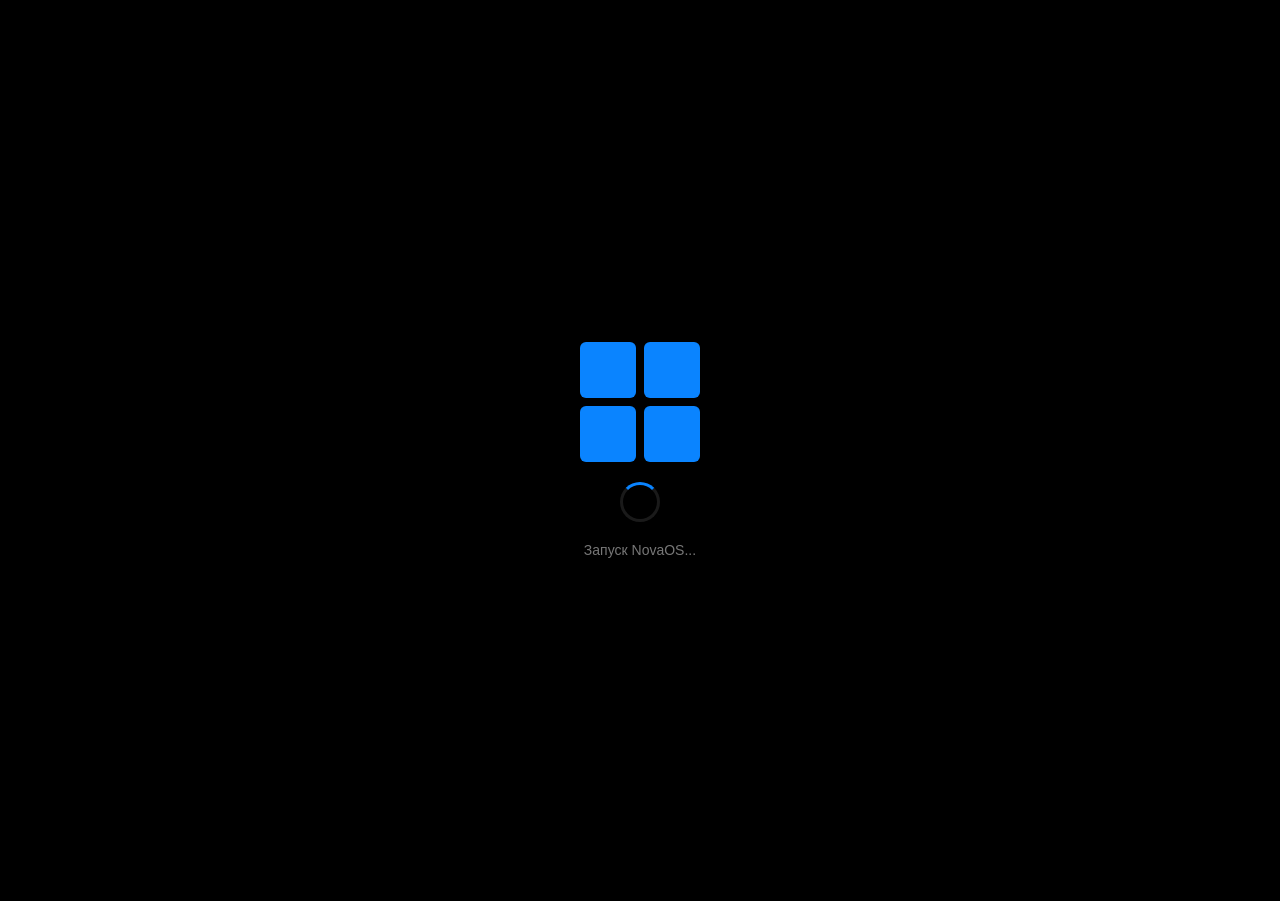
<file: gigschat.html>
<!DOCTYPE html>
<html lang="ru">
<head>
<meta charset="UTF-8">
<meta name="viewport" content="width=device-width, initial-scale=1.0">
<title>NovaOS</title>
<meta name="author" content="GigaDev">
<meta name="copyright" content="© 2026 GigaDev">
<meta name="license" content="Proprietary - All Rights Reserved">
<!--
  NovaOS v1.0
  Copyright (c) 2026 GigaDev. All rights reserved.

  PROPRIETARY SOFTWARE — NOT FOR REDISTRIBUTION.
  This software is provided for personal use only.
  Redistribution, modification, or commercial use without
  explicit written permission is prohibited.

  Unofficial web simulation. Not affiliated with Microsoft,
  Apple, or any other company. All trademarks belong to their
  respective owners.
-->
<style>
:root {
    --accent: #0a84ff;
    --bg-desktop: url('https://images.unsplash.com/photo-1503264116251-35a269479413?q=80&w=2874&auto=format&fit=crop');
    --bg-lock: linear-gradient(135deg, #1e3c72 0%, #2a5298 100%);
    --text: #ffffff;
    --text-muted: rgba(255, 255, 255, 0.6);
    --border: rgba(255, 255, 255, 0.09);
    --bg-window: #1c1c1e;
    --bg-panel: rgba(28, 28, 30, 0.75);
    --bg-card: rgba(45, 45, 48, 0.6);
    --bg-button: rgba(255, 255, 255, 0.08);
    --bg-button-hover: rgba(255, 255, 255, 0.12);
    --scrollbar: rgba(255, 255, 255, 0.2);
    --shadow-sm: 0 1px 3px rgba(0,0,0,0.12);
    --shadow-md: 0 4px 6px rgba(0,0,0,0.1);
    --shadow-xl: 0 10px 25px rgba(0,0,0,0.2);
    --radius: 6px;
    --radius-lg: 10px;
    --transition: 0.15s cubic-bezier(.2,.8,.2,1);
    --transition-slow: 0.25s cubic-bezier(.2,.8,.2,1);
}

[data-theme="light"] {
    --text: #1c1c1e;
    --text-muted: rgba(28, 28, 30, 0.6);
    --border: rgba(0, 0, 0, 0.08);
    --bg-window: #f2f2f7;
    --bg-panel: rgba(250, 250, 252, 0.82);
    --bg-card: rgba(255, 255, 255, 0.6);
    --bg-button: rgba(0, 0, 0, 0.08);
    --bg-button-hover: rgba(0, 0, 0, 0.12);
    --scrollbar: rgba(0, 0, 0, 0.2);
    --shadow-sm: 0 1px 3px rgba(0,0,0,0.12);
    --shadow-md: 0 4px 6px rgba(0,0,0,0.1);
    --shadow-xl: 0 10px 25px rgba(0,0,0,0.2);
}

* { box-sizing: border-box; margin: 0; padding: 0; }
html, body, #os-root { height: 100%; width: 100%; overflow: hidden; font-family: -apple-system, BlinkMacSystemFont, "Segoe UI", Roboto, sans-serif; background: #000; user-select: none; cursor: default; }

/* BOOT SCREEN */
#boot-screen {
    position: fixed; inset: 0; background: #000; z-index: 9999; display: flex; flex-direction: column; align-items: center; justify-content: center; color: #555;
}
#boot-logo { width: 120px; height: 120px; display: grid; grid-template-columns: 1fr 1fr; gap: 8px; opacity: 0; transform: scale(0.8); animation: bootLogoIn 0.6s ease-out forwards 0.4s; }
#boot-logo div { background: var(--accent); border-radius: 6px; }
#boot-spinner { width: 40px; height: 40px; border: 3px solid rgba(255,255,255,0.1); border-top: 3px solid var(--accent); border-radius: 50%; animation: spin 1s linear infinite; margin: 20px 0; }
#boot-text { font-size: 14px; color: #777; }
@keyframes bootLogoIn { to { opacity: 1; transform: scale(1); } }
@keyframes spin { to { transform: rotate(360deg); } }

/* LOCK SCREEN */
#lock-screen {
    position: fixed; inset: 0; z-index: 9998; background: var(--bg-lock); background-size: cover; display: flex; flex-direction: column; align-items: center; justify-content: space-between; padding: 40px 20px;
}
#lock-veil { position: absolute; inset: 0; background: rgba(0,0,0,0.4); }
#lock-clock { font-size: 120px; font-weight: 100; color: #fff; line-height: 1; margin-top: -20px; text-shadow: 0 2px 10px rgba(0,0,0,0.3); }
#lock-date { font-size: 24px; color: rgba(255,255,255,0.8); margin-top: 10px; }
#lock-weather { background: var(--bg-card); padding: 12px 20px; border-radius: var(--radius-lg); backdrop-filter: blur(20px); color: #fff; font-size: 16px; align-self: flex-end; margin-bottom: 30px; }
#lock-hint { font-size: 16px; color: rgba(255,255,255,0.8); animation: pulse 2s infinite; cursor: pointer; }
@keyframes pulse { 0%, 100% { opacity: 1; } 50% { opacity: 0.5; } }

/* DESKTOP */
#desktop { position: relative; height: calc(100% - 48px); background: var(--bg-desktop) center/cover; overflow: hidden; }
#desktop-icons { position: absolute; bottom: 60px; left: 20px; display: grid; grid-template-columns: repeat(auto-fill, 70px); gap: 20px; }
.icon { width: 70px; text-align: center; cursor: pointer; padding: 12px; border-radius: var(--radius-lg); transition: var(--transition); position: relative; user-select: none; }
.icon:hover { background: var(--bg-button-hover); }
.icon.selected { outline: 2px solid var(--accent); outline-offset: -2px; }
.icon-label { margin-top: 8px; font-size: 12px; color: var(--text); text-overflow: ellipsis; white-space: nowrap; overflow: hidden; width: 100%; }

/* TASKBAR */
#taskbar { position: absolute; bottom: 0; left: 0; right: 0; height: 48px; background: var(--bg-panel); backdrop-filter: blur(40px); border-top: 1px solid var(--border); display: flex; align-items: center; padding: 0 16px; z-index: 100; }
#start-button { width: 40px; height: 40px; display: grid; place-items: center; border-radius: 6px; transition: var(--transition); }
#start-button:hover { background: var(--bg-button-hover); }
#start-grid { display: grid; grid-template-columns: 1fr 1fr; gap: 4px; }
#start-grid div { width: 14px; height: 14px; background: var(--accent); border-radius: 2px; }
#taskbar-center { flex: 1; display: flex; align-items: center; gap: 12px; margin: 0 24px; }
#search-box { flex: 1; max-width: 400px; background: var(--bg-button); border: 1px solid var(--border); border-radius: 999px; padding: 0 14px; height: 36px; display: flex; align-items: center; color: var(--text-muted); font-size: 14px; }
#search-box input { background: transparent; border: none; outline: none; color: var(--text); width: 100%; margin-left: 6px; font-size: 14px; }
#pinned-apps { display: flex; gap: 8px; }
.app-btn { padding: 6px 12px; border-radius: 6px; font-size: 13px; display: flex; align-items: center; gap: 6px; transition: var(--transition); position: relative; }
.app-btn:hover { background: var(--bg-button-hover); }
.app-btn.active { background: var(--bg-button); }
.app-indicator { position: absolute; bottom: 2px; left: 50%; width: 0; height: 2px; background: var(--accent); transition: var(--transition); border-radius: 2px; }
.app-btn.active .app-indicator { width: 100%; left: 0; }
#running-apps { display: flex; gap: 8px; margin-left: 16px; }
#tray { display: flex; align-items: center; gap: 16px; }
.tray-icon { width: 24px; height: 24px; display: grid; place-items: center; font-size: 16px; position: relative; cursor: pointer; }
.tray-icon:hover { background: var(--bg-button-hover); border-radius: 6px; }
.tray-badge { position: absolute; top: -4px; right: -4px; width: 16px; height: 16px; background: #d13438; color: #fff; border-radius: 50%; font-size: 10px; display: grid; place-items: center; }

/* START MENU */
#start-menu { position: fixed; bottom: 56px; left: 50%; transform: translateX(-50%) translateY(100%); width: 640px; background: var(--bg-panel); backdrop-filter: blur(40px); border: 1px solid var(--border); border-radius: var(--radius-lg); padding: 16px; box-shadow: var(--shadow-xl); opacity: 0; pointer-events: none; transform-origin: bottom center; transition: var(--transition-slow); z-index: 200; }
#start-menu.open { transform: translateX(-50%) translateY(0); opacity: 1; pointer-events: all; }
#start-search { width: 100%; background: var(--bg-button); border: 1px solid var(--border); border-radius: var(--radius); padding: 8px 12px; margin-bottom: 16px; color: var(--text); }
#start-grid-apps { display: grid; grid-template-columns: repeat(5, 1fr); gap: 16px; }
.start-app { text-align: center; cursor: pointer; padding: 12px; border-radius: var(--radius); transition: var(--transition); font-size: 12px; }
.start-app:hover { background: var(--bg-button-hover); }
.start-app-icon { font-size: 24px; margin-bottom: 8px; display: block; }

/* FLYOUTS */
.flyout { position: fixed; background: var(--bg-panel); backdrop-filter: blur(40px); border: 1px solid var(--border); border-radius: var(--radius-lg); box-shadow: var(--shadow-xl); padding: 16px; z-index: 150; opacity: 0; pointer-events: none; transform: translateY(10px); transition: var(--transition-slow); }
.flyout.open { opacity: 1; pointer-events: all; transform: translateY(0); }
#calendar { bottom: 56px; right: 20px; width: 320px; }
#volume { bottom: 56px; right: 20px; width: 280px; padding: 20px; display: flex; flex-direction: column; align-items: center; gap: 16px; }
#notifications { bottom: 56px; right: 20px; width: 360px; max-height: 500px; display: flex; flex-direction: column; }
#power-menu { bottom: 56px; left: 20px; width: 200px; padding: 8px 0; }

/* WINDOWS */
.window { position: absolute; width: 800px; height: 600px; background: var(--bg-window); border: 1px solid var(--border); border-radius: var(--radius-lg); box-shadow: var(--shadow-xl); overflow: hidden; display: none; opacity: 0; transform: scale(0.96); transition: var(--transition-slow); z-index: 50; }
.window.active { opacity: 1; transform: scale(1); }
.window-header { height: 36px; background: var(--bg-button); display: flex; align-items: center; padding: 0 12px; cursor: move; user-select: none; border-bottom: 1px solid var(--border); }
.window-header .icon { margin-right: 8px; font-size: 16px; }
.window-title { flex: 1; font-size: 13px; color: var(--text); white-space: nowrap; overflow: hidden; text-overflow: ellipsis; }
.window-controls { display: flex; gap: 8px; }
.window-btn { width: 36px; height: 36px; display: grid; place-items: center; border-radius: 6px; transition: var(--transition); font-size: 14px; }
.window-btn:hover { background: var(--bg-button-hover); }
.window-btn.close:hover { background: #d13438; color: #fff; }
.window-body { height: calc(100% - 36px); padding: 16px; overflow: auto; }
.window-resize-handle { position: absolute; width: 10px; height: 10px; background: transparent; }
.handle-n { cursor: n-resize; top: -5px; left: 50%; transform: translateX(-50%); height: 10px; width: 100%; }
.handle-s { cursor: s-resize; bottom: -5px; left: 50%; transform: translateX(-50%); height: 10px; width: 100%; }
.handle-e { cursor: e-resize; right: -5px; top: 50%; transform: translateY(-50%); width: 10px; height: 100%; }
.handle-w { cursor: w-resize; left: -5px; top: 50%; transform: translateY(-50%); width: 10px; height: 100%; }
.handle-ne { cursor: ne-resize; top: -5px; right: -5px; }
.handle-nw { cursor: nw-resize; top: -5px; left: -5px; }
.handle-se { cursor: se-resize; bottom: -5px; right: -5px; }
.handle-sw { cursor: sw-resize; bottom: -5px; left: -5px; }

/* SNAP PREVIEW */
#snap-preview { position: absolute; border: 2px solid var(--accent); border-radius: var(--radius-lg); background: rgba(10, 132, 255, 0.1); pointer-events: none; display: none; z-index: 999; }

/* CONTEXT MENU */
.context-menu { position: fixed; background: var(--bg-panel); backdrop-filter: blur(40px); border: 1px solid var(--border); border-radius: var(--radius); box-shadow: var(--shadow-xl); padding: 6px 0; z-index: 300; opacity: 0; pointer-events: none; transform: translateY(10px); transition: var(--transition-slow); min-width: 180px; }
.context-menu.open { opacity: 1; pointer-events: all; transform: translateY(0); }
.context-item { padding: 8px 16px; font-size: 13px; color: var(--text); cursor: pointer; display: flex; align-items: center; gap: 8px; }
.context-item:hover { background: var(--bg-button-hover); }
.context-sep { height: 1px; background: var(--border); margin: 4px 0; }

/* NOTIFICATIONS */
.notification-area { position: fixed; bottom: 20px; right: 20px; display: flex; flex-direction: column-reverse; gap: 12px; z-index: 400; pointer-events: none; }
.notification { background: var(--bg-card); border-left: 4px solid var(--accent); padding: 12px 16px; border-radius: var(--radius); box-shadow: var(--shadow-md); color: var(--text); font-size: 14px; opacity: 0; transform: translateX(100%); pointer-events: all; transition: var(--transition-slow); min-width: 300px; display: flex; align-items: center; gap: 12px; }
.notification.show { opacity: 1; transform: translateX(0); }
.notification .notif-icon { font-size: 24px; }
.notification .notif-content { flex: 1; }
.notification .notif-title { font-weight: 600; margin-bottom: 2px; }
.notification .notif-text { font-size: 13px; color: var(--text-muted); }

/* UTILS */
.hidden { display: none !important; }
.glass { background: var(--bg-panel); backdrop-filter: blur(40px); border: 1px solid var(--border); }
.scroll { overflow: auto; }
.scroll::-webkit-scrollbar { width: 8px; }
.scroll::-webkit-scrollbar-track { background: transparent; }
.scroll::-webkit-scrollbar-thumb { background: var(--scrollbar); border-radius: 4px; }
.scroll::-webkit-scrollbar-thumb:hover { background: rgba(255,255,255,0.4); }

/* APPS */
.app-scroll { height: 100%; overflow: auto; padding: 16px; }
.app-grid { display: grid; grid-template-columns: repeat(auto-fill, minmax(180px, 1fr)); gap: 16px; }
.app-card { background: var(--bg-card); padding: 16px; border-radius: var(--radius-lg); text-align: center; cursor: pointer; transition: var(--transition); border: 1px solid var(--border); }
.app-card:hover { background: var(--bg-button-hover); transform: translateY(-2px); }
.app-card-icon { font-size: 32px; margin-bottom: 12px; display: block; }

/* SPECIFIC APPS */
#explorer-left { width: 240px; border-right: 1px solid var(--border); height: 100%; overflow: auto; padding: 8px 0; }
#explorer-left div { padding: 8px 16px; cursor: pointer; font-size: 13px; }
#explorer-left div:hover { background: var(--bg-button-hover); }
#explorer-right { flex: 1; display: grid; grid-template-columns: repeat(auto-fill, 80px); gap: 16px; padding: 16px; overflow: auto; }
.file-item { text-align: center; cursor: pointer; padding: 8px; border-radius: var(--radius); transition: var(--transition); }
.file-item:hover { background: var(--bg-button-hover); }
.file-icon { font-size: 28px; margin-bottom: 8px; display: block; }

#notepad-text { width: 100%; height: 100%; border: none; background: transparent; color: var(--text); font-family: 'Cascadia Code', Consolas, monospace; font-size: 14px; padding: 12px; resize: none; outline: none; }

#calculator-display { height: 80px; background: #000; color: #0f0; font-family: monospace; font-size: 32px; display: flex; align-items: flex-end; justify-content: flex-end; padding: 12px; overflow: hidden; direction: rtl; }
#calculator-grid { display: grid; grid-template-columns: repeat(4, 1fr); gap: 8px; padding: 16px; }
.calc-btn { padding: 16px; border-radius: var(--radius); background: var(--bg-button); font-size: 18px; font-weight: 600; cursor: pointer; transition: var(--transition); }
.calc-btn:hover { background: var(--bg-button-hover); }
.calc-btn.operator { background: #2a5298; color: #fff; }
.calc-btn.equal { background: var(--accent); color: #fff; grid-column: span 2; }

#paint-canvas { width: 100%; height: calc(100% - 40px); border: 1px solid var(--border); display: block; background: #fff; }
#paint-toolbar { display: flex; gap: 12px; padding: 8px; background: var(--bg-button); border-bottom: 1px solid var(--border); }

#terminal { background: #000; color: #0f0; font-family: 'Cascadia Code', Consolas, monospace; padding: 16px; height: 100%; overflow: auto; direction: rtl; }
#terminal p { direction: ltr; margin: 0 0 4px 0; }
#terminal-input { direction: ltr; background: transparent; border: none; color: #0f0; font-family: inherit; font-size: 14px; width: 100%; outline: none; }

#browser-iframe { width: 100%; height: calc(100% - 40px); border: none; }
#browser-home { padding: 40px; text-align: center; }
.search-engines { display: flex; gap: 12px; justify-content: center; margin: 24px 0; }
.search-btn { padding: 10px 20px; border: 1px solid var(--border); border-radius: var(--radius); cursor: pointer; }
.quick-links { display: grid; grid-template-columns: repeat(auto-fill, minmax(140px, 1fr)); gap: 12px; margin-top: 32px; }
.quick-link { padding: 12px; border: 1px solid var(--border); border-radius: var(--radius); cursor: pointer; font-size: 12px; }

#bank-tabs { display: flex; border-bottom: 1px solid var(--border); }
.bank-tab { padding: 12px 24px; cursor: pointer; border-bottom: 2px solid transparent; }
.bank-tab.active { border-color: var(--accent); font-weight: 600; }
#bank-cards { display: grid; grid-template-columns: repeat(auto-fill, minmax(220px, 1fr)); gap: 16px; padding: 16px 0; }
.bank-card { background: linear-gradient(135deg, #f7931a 0%, #d13438 100%); color: #fff; padding: 20px; border-radius: var(--radius-lg); position: relative; overflow: hidden; }
.bank-card::after { content: 'Visa'; position: absolute; top: 16px; right: 16px; font-size: 24px; opacity: 0.2; }

/* GAMES */
#minesweeper { display: grid; grid-template-columns: repeat(9, 40px); gap: 2px; padding: 16px; background: #c0c0c0; }
.mine-cell { width: 40px; height: 40px; background: #b0b0b0; display: grid; place-items: center; font-weight: bold; font-size: 20px; cursor: pointer; user-select: none; }
.mine-cell.revealed { background: #d9d9d9; }
.mine-cell.flagged { background: #ffd966; }

#snake-canvas { background: #000; display: block; margin: 16px auto; border: 2px solid #333; }

#game-2048 { width: 400px; height: 400px; background: #bbada0; border-radius: var(--radius-lg); margin: 16px auto; display: grid; grid-template-columns: repeat(4, 1fr); gap: 8px; padding: 8px; }
.tile { border-radius: 6px; display: grid; place-items: center; font-weight: bold; font-size: 24px; transition: transform 0.1s; }

/* SYSTEM SETTINGS */
.settings-nav { width: 240px; border-right: 1px solid var(--border); height: 100%; overflow: auto; }
.setting-item { padding: 12px 16px; cursor: pointer; font-size: 13px; border-left: 3px solid transparent; }
.setting-item:hover, .setting-item.active { background: var(--bg-button-hover); border-left-color: var(--accent); }
.settings-content { flex: 1; padding: 24px; overflow: auto; }
.setting-group { margin-bottom: 24px; }
.setting-group h3 { margin-bottom: 12px; font-size: 16px; }
.setting-row { display: flex; align-items: center; justify-content: space-between; margin-bottom: 12px; }
.setting-label { font-size: 13px; color: var(--text-muted); }

/* ANIMATIONS */
@keyframes slideUp { from { transform: translateY(20px); opacity: 0; } to { transform: translateY(0); opacity: 1; } }
</style>
</head>
<body>
<div id="boot-screen">
    <div id="boot-logo">
        <div></div><div></div><div></div><div></div>
    </div>
    <div id="boot-spinner"></div>
    <div id="boot-text">Запуск NovaOS...</div>
</div>

<div id="lock-screen">
    <div id="lock-veil"></div>
    <div id="lock-clock">--:--</div>
    <div id="lock-date">Дата</div>
    <div id="lock-weather">🌡️ +21°C, Москва</div>
    <div id="lock-hint">Нажмите, чтобы войти</div>
</div>

<div id="desktop"></div>

<div id="taskbar">
    <div id="start-button"><div id="start-grid"><div></div><div></div><div></div><div></div></div></div>
    <div id="taskbar-center">
        <div id="search-box"><span>🔍</span><input type="text" placeholder="Поиск"></div>
        <div id="pinned-apps"></div>
        <div id="running-apps"></div>
    </div>
    <div id="tray">
        <div class="tray-icon" id="tray-sound">🔊</div>
        <div class="tray-icon" id="tray-wifi">📶</div>
        <div class="tray-icon" id="tray-battery">🔋</div>
        <div class="tray-icon" id="tray-clock">--:--</div>
        <div class="tray-icon" id="tray-notify">🔔<span class="tray-badge hidden">0</span></div>
    </div>
</div>

<div id="start-menu" class="glass">
    <input type="text" id="start-search" placeholder="Поиск приложений...">
    <div id="start-grid-apps"></div>
</div>

<div id="calendar" class="flyout glass"></div>
<div id="volume" class="flyout glass"></div>
<div id="notifications" class="flyout glass">
    <div style="display:flex; justify-content:space-between; align-items:center; padding-bottom:12px; border-bottom:1px solid var(--border);">
        <div style="font-weight:600;">Уведомления</div>
        <div id="clear-notifications" style="cursor:pointer; color:var(--accent);">Очистить</div>
    </div>
    <div style="flex:1; overflow:auto; padding:12px 0;">
        <div id="quick-actions" style="display:grid; grid-template-columns: repeat(3, 1fr); gap:12px; margin-bottom:16px;">
            <div class="glass" style="padding:12px; text-align:center; border-radius:var(--radius); cursor:pointer;">Wi-Fi</div>
            <div class="glass" style="padding:12px; text-align:center; border-radius:var(--radius); cursor:pointer;">Bluetooth</div>
            <div class="glass" style="padding:12px; text-align:center; border-radius:var(--radius); cursor:pointer;">Авиарежим</div>
            <div class="glass" style="padding:12px; text-align:center; border-radius:var(--radius); cursor:pointer;">Ночной свет</div>
            <div class="glass" style="padding:12px; text-align:center; border-radius:var(--radius); cursor:pointer;">Фокус</div>
            <div class="glass" style="padding:12px; text-align:center; border-radius:var(--radius); cursor:pointer;">Запись</div>
        </div>
        <div style="display:flex; align-items:center; gap:16px; margin-bottom:16px;">
            <div>🔊</div><input type="range" id="vol-slider" min="0" max="100" value="50" style="flex:1;">
            <span id="vol-val">50%</span>
        </div>
        <div style="display:flex; align-items:center; gap:16px; margin-bottom:16px;">
            <div>☀️</div><input type="range" id="bright-slider" min="0" max="100" value="70" style="flex:1;">
            <span id="bright-val">70%</span>
        </div>
        <div id="notif-list"></div>
    </div>
</div>
<div id="power-menu" class="flyout glass"></div>

<div id="context-menu" class="context-menu"></div>
<div id="notification-area"></div>
<div id="snap-preview"></div>

<script>
// === CONFIG ===
const OS_NAME = 'NovaOS';
const OS_VERSION = '1.0';
const OS_BUILD = '10.0.99999';
const OS_YEAR = '2026';
const AUTHOR = 'GigaDev';
const APPS = [
    {id:'explorer', name:'Проводник', icon:'📁'},
    {id:'bank', name:'NovaBank', icon:'🏦'},
    {id:'store', name:'Магазин', icon:'🛒'},
    {id:'browser', name:'Браузер', icon:'🌐'},
    {id:'camera', name:'Камера', icon:'📷'},
    {id:'clock', name:'Часы', icon:'🕐'},
    {id:'qr', name:'QR-код', icon:'📱'},
    {id:'recorder', name:'Диктофон', icon:'🎤'},
    {id:'notepad', name:'Блокнот', icon:'📝'},
    {id:'calculator', name:'Калькулятор', icon:'�
</file>
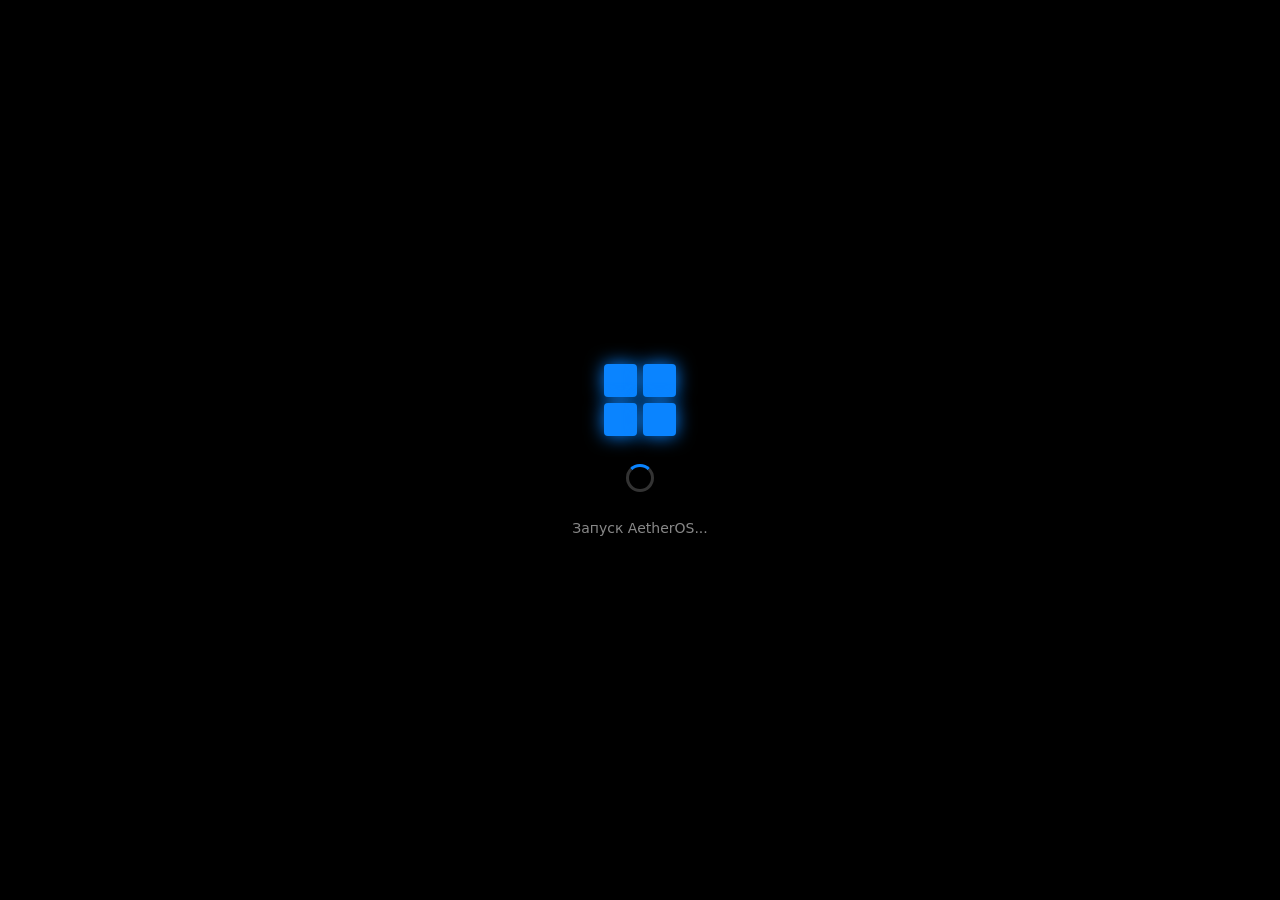
<file: grok.html>
<!--
  AetherOS v1.0
  Copyright (c) 2026 Grok. All rights reserved.

  PROPRIETARY SOFTWARE — NOT FOR REDISTRIBUTION.
  This software is provided for personal use only.
  Redistribution, modification, or commercial use without
  explicit written permission is prohibited.

  Unofficial web simulation. Not affiliated with Microsoft,
  Apple, or any other company. All trademarks belong to their
  respective owners.
-->
<!DOCTYPE html>
<html lang="ru">
<head>
<meta charset="UTF-8">
<meta name="viewport" content="width=device-width, initial-scale=1.0">
<meta name="author" content="Grok">
<meta name="copyright" content="© 2026 Grok">
<meta name="license" content="Proprietary - All Rights Reserved">
<title>AetherOS</title>
<style>
:root{
  --accent:#0a84ff;
  --bg:#1c1c1e;
  --panel:rgba(28,28,30,.75);
  --text:#fff;
  --muted:rgba(255,255,255,.6);
  --border:rgba(255,255,255,.09);
  --win:#1c1c1e;
  --shadow:0 12px 40px rgba(0,0,0,.45);
  --r:10px;
  --icon:48px;
  --wallpaper:url('https://images.unsplash.com/photo-1469474968028-56623f02e42e?w=1920&q=80');
}
[data-theme="light"]{
  --bg:#f2f2f7; --panel:rgba(250,250,252,.82); --text:#1c1c1e;
  --muted:rgba(28,28,30,.55); --border:rgba(0,0,0,.08); --win:#f2f2f7;
}
*{box-sizing:border-box;margin:0;padding:0}
html,body{height:100%;overflow:hidden;font-family:"Segoe UI",system-ui,sans-serif;color:var(--text);background:#000;user-select:none}
button,input,textarea,select{font:inherit;color:inherit}
button{cursor:pointer;border:none;background:none}
img{max-width:100%}
.hidden{display:none!important}
/* BOOT */
#boot{position:fixed;inset:0;background:#000;z-index:9999;display:flex;flex-direction:column;align-items:center;justify-content:center;gap:28px}
.logo4{display:grid;grid-template-columns:1fr 1fr;gap:6px;width:72px;height:72px;animation:pop .8s ease}
.logo4 i{background:var(--accent);border-radius:4px;box-shadow:0 0 18px var(--accent);display:block}
.spin{width:28px;height:28px;border-radius:50%;border:3px solid #333;border-top-color:var(--accent);animation:spin .8s linear infinite}
#boot p{color:#888;font-size:14px}
@keyframes pop{from{transform:scale(.6);opacity:0}to{transform:scale(1);opacity:1}}
@keyframes spin{to{transform:rotate(360deg)}}
/* LOCK */
#lock{position:fixed;inset:0;z-index:9000;background:var(--wallpaper) center/cover no-repeat;display:flex;flex-direction:column;align-items:center;justify-content:center;cursor:pointer}
#lock::before{content:"";position:absolute;inset:0;background:linear-gradient(180deg,rgba(0,0,0,.35),rgba(0,0,0,.55))}
.lock-inner{position:relative;text-align:center}
#lockClock{font-size:120px;font-weight:200;letter-spacing:-2px;line-height:1}
#lockDate{font-size:22px;opacity:.9;margin-top:8px}
#lockWeather{position:absolute;right:24px;bottom:24px;font-size:18px}
#lockHint{position:absolute;bottom:40px;left:50%;transform:translateX(-50%);opacity:.8;animation:pulse 1.6s ease-in-out infinite}
@keyframes pulse{50%{opacity:.35}}
#lock.out{opacity:0;transition:opacity .4s;pointer-events:none}
/* DESKTOP */
#desktop{position:fixed;inset:0 0 48px 0;background:var(--wallpaper) center/cover no-repeat}
.desk-icons{position:absolute;left:12px;top:12px;display:grid;grid-auto-flow:column;grid-template-rows:repeat(7,auto);gap:8px 16px}
.dicon{width:86px;text-align:center;padding:6px 4px;border-radius:8px;cursor:default}
.dicon .em{font-size:32px;line-height:1.2}
.dicon .lb{font-size:12px;text-shadow:0 1px 3px #000;word-break:break-word}
.dicon.sel{background:rgba(10,132,255,.28);outline:1px solid var(--accent)}
/* TASKBAR */
#taskbar{position:fixed;left:0;right:0;bottom:0;height:48px;display:flex;align-items:center;padding:0 8px;gap:8px;
  background:var(--panel);backdrop-filter:blur(40px);border-top:1px solid var(--border);z-index:500}
.start-btn{width:40px;height:40px;display:grid;grid-template-columns:1fr 1fr;gap:3px;padding:8px;border-radius:8px}
.start-btn i{background:var(--accent);border-radius:2px;transition:transform .15s}
.start-btn:hover i{transform:scale(1.15)}
.searchbox{display:flex;align-items:center;gap:6px;background:rgba(128,128,128,.22);border-radius:20px;padding:6px 12px;min-width:180px}
.searchbox input{background:none;border:none;outline:none;width:140px;color:var(--text)}
.pins,.runs{display:flex;gap:4px}
.tbtn{width:40px;height:40px;border-radius:8px;font-size:18px;position:relative}
.tbtn:hover,.tbtn.on{background:rgba(255,255,255,.1)}
.tbtn .ind{position:absolute;bottom:3px;left:10px;right:10px;height:3px;border-radius:2px;background:var(--accent)}
.tray{margin-left:auto;display:flex;align-items:center;gap:2px}
.tray button,.tray .clk{padding:4px 8px;border-radius:6px;font-size:13px}
.badge{background:#e81123;color:#fff;border-radius:8px;font-size:10px;padding:0 4px;position:absolute;top:2px;right:2px}
/* START */
#start{position:fixed;bottom:56px;left:50%;transform:translateX(-50%) translateY(12px);width:640px;max-width:96vw;
  background:var(--panel);backdrop-filter:blur(40px);border:1px solid var(--border);border-radius:14px;padding:16px;
  box-shadow:var(--shadow);z-index:600;opacity:0;pointer-events:none;transition:.2s}
#start.show{opacity:1;pointer-events:auto;transform:translateX(-50%) translateY(0)}
#start input{width:100%;padding:8px 12px;border-radius:8px;border:1px solid var(--border);background:rgba(0,0,0,.2);margin-bottom:12px;outline:none}
.appgrid{display:grid;grid-template-columns:repeat(5,1fr);gap:8px;max-height:360px;overflow:auto}
.appcell{padding:10px 6px;text-align:center;border-radius:10px}
.appcell:hover{background:rgba(255,255,255,.08)}
.appcell .em{font-size:28px}
.appcell .lb{font-size:11px;margin-top:4px}
.power-row{display:flex;justify-content:flex-end;margin-top:8px}
/* FLYOUTS */
.fly{position:fixed;bottom:56px;right:12px;width:340px;background:var(--panel);backdrop-filter:blur(40px);
  border:1px solid var(--border);border-radius:14px;padding:16px;box-shadow:var(--shadow);z-index:610;display:none}
.fly.show{display:block}
.cal-grid{display:grid;grid-template-columns:repeat(7,1fr);gap:4px;text-align:center;font-size:13px}
.cal-grid .today{background:var(--accent);border-radius:50%;color:#fff}
.qs{display:grid;grid-template-columns:1fr 1fr 1fr;gap:8px;margin:10px 0}
.qtile{padding:12px 8px;border-radius:10px;background:rgba(255,255,255,.06);text-align:center;font-size:12px}
.qtile.on{background:var(--accent);color:#fff}
.nlist{max-height:180px;overflow:auto;font-size:13px}
.nitem{padding:8px;border-bottom:1px solid var(--border)}
/* WINDOWS */
.win{position:absolute;min-width:320px;min-height:200px;background:var(--win);border-radius:var(--r);
  border:1px solid var(--border);box-shadow:var(--shadow);display:flex;flex-direction:column;overflow:hidden;z-index:100}
.win.dim{opacity:.85}
.win.max{inset:0!important;width:auto!important;height:auto!important;border-radius:0}
.titlebar{height:36px;display:flex;align-items:center;padding:0 8px;gap:8px;background:rgba(255,255,255,.03);cursor:move;flex-shrink:0}
.titlebar .tt{flex:1;font-size:13px}
.wbtns{display:flex}
.wbtns button{width:40px;height:36px;font-size:12px}
.wbtns button:hover{background:rgba(255,255,255,.1)}
.wbtns .x:hover{background:#e81123;color:#fff}
.body{flex:1;overflow:auto;padding:12px;font-size:14px}
.rs{position:absolute;background:transparent}
.rs.n{top:0;left:8px;right:8px;height:6px;cursor:n-resize}
.rs.s{bottom:0;left:8px;right:8px;height:6px;cursor:s-resize}
.rs.e{right:0;top:8px;bottom:8px;width:6px;cursor:e-resize}
.rs.w{left:0;top:8px;bottom:8px;width:6px;cursor:w-resize}
.rs.ne{top:0;right:0;width:10px;height:10px;cursor:ne-resize}
.rs.nw{top:0;left:0;width:10px;height:10px;cursor:nw-resize}
.rs.se{bottom:0;right:0;width:10px;height:10px;cursor:se-resize}
.rs.sw{bottom:0;left:0;width:10px;height:10px;cursor:sw-resize}
#snap{position:fixed;background:rgba(10,132,255,.25);border:2px solid var(--accent);pointer-events:none;display:none;z-index:90;border-radius:8px}
/* CTX */
#ctx{position:fixed;z-index:800;min-width:180px;background:var(--panel);backdrop-filter:blur(30px);border:1px solid var(--border);
  border-radius:8px;padding:6px;display:none;box-shadow:var(--shadow)}
#ctx button{display:block;width:100%;text-align:left;padding:8px 12px;border-radius:6px;font-size:13px}
#ctx button:hover{background:rgba(255,255,255,.1)}
/* TOAST */
#toasts{position:fixed;right:16px;bottom:64px;z-index:850;display:flex;flex-direction:column;gap:8px}
.toast{width:300px;background:var(--panel);backdrop-filter:blur(30px);border:1px solid var(--border);border-radius:10px;padding:12px;
  animation:inr .25s ease}
@keyframes inr{from{transform:translateX(40px);opacity:0}}
/* APPS UI */
.row{display:flex;gap:8px;align-items:center}
.col{display:flex;flex-direction:column;gap:8px}
.split{display:flex;height:100%;min-height:280px}
.side{width:180px;border-right:1px solid var(--border);padding-right:8px;overflow:auto}
.main{flex:1;padding-left:8px;overflow:auto}
.btn{background:var(--accent);color:#fff;padding:6px 12px;border-radius:8px}
.btn.g{background:rgba(255,255,255,.1);color:var(--text)}
.card{background:rgba(255,255,255,.05);border:1px solid var(--border);border-radius:12px;padding:12px}
input[type=text],input[type=password],input[type=number],input[type=email],textarea,select{
  background:rgba(0,0,0,.2);border:1px solid var(--border);border-radius:8px;padding:6px 8px;outline:none;width:100%}
table{width:100%;border-collapse:collapse;font-size:13px}
td,th{padding:6px;border-bottom:1px solid var(--border);text-align:left}
.tabs{display:flex;gap:4px;flex-wrap:wrap;margin-bottom:10px}
.tabs button{padding:6px 10px;border-radius:8px;background:rgba(255,255,255,.06)}
.tabs button.on{background:var(--accent);color:#fff}
.calc{display:grid;grid-template-columns:repeat(4,1fr);gap:6px}
.calc button{padding:12px;border-radius:8px;background:rgba(255,255,255,.08);font-size:16px}
.term{background:#0b0b0b;color:#9f9;font-family:Consolas,monospace;height:100%;padding:8px;overflow:auto;white-space:pre-wrap}
.term input{background:transparent;border:none;color:#9f9;font-family:inherit;width:70%}
canvas.full{width:100%;height:calc(100% - 40px);background:#111;border-radius:8px;cursor:crosshair}
.bank-cards{display:flex;gap:10px;flex-wrap:wrap}
.bcard{width:220px;height:130px;border-radius:14px;padding:12px;color:#fff;display:flex;flex-direction:column;justify-content:space-between}
.store-grid{display:grid;grid-template-columns:repeat(auto-fill,minmax(180px,1fr));gap:10px}
.photo-grid{display:grid;grid-template-columns:repeat(4,1fr);gap:8px}
.photo-grid div{height:90px;border-radius:8px}
.mine{display:grid;grid-template-columns:repeat(9,28px);gap:2px}
.mine button{width:28px;height:28px;background:#333;border-radius:3px;font-size:12px}
.g2048{display:grid;grid-template-columns:repeat(4,64px);gap:6px}
.g2048 div{width:64px;height:64px;background:#333;border-radius:6px;display:flex;align-items:center;justify-content:center;font-weight:700}
.mem{display:grid;grid-template-columns:repeat(4,70px);gap:8px}
.mem button{height:70px;font-size:28px;background:#333;border-radius:8px}
.ttt{display:grid;grid-template-columns:repeat(3,70px);gap:6px}
.ttt button{height:70px;font-size:28px;background:#333;border-radius:8px}
::-webkit-scrollbar{width:8px;height:8px}
::-webkit-scrollbar-thumb{background:rgba(255,255,255,.2);border-radius:4px}
#shutdown{position:fixed;inset:0;background:#000;z-index:10000;display:none;flex-direction:column;align-items:center;justify-content:center;gap:16px}
</style>
</head>
<body>
<div id="boot">
  <div class="logo4"><i></i><i></i><i></i><i></i></div>
  <div class="spin"></div>
  <p>Запуск AetherOS...</p>
</div>
<div id="lock" class="hidden">
  <div class="lock-inner">
    <div id="lockClock">00:00</div>
    <div id="lockDate"></div>
  </div>
  <div id="lockWeather">☁️ 18° · Москва</div>
  <div id="lockHint">Нажмите, чтобы войти</div>
</div>
<div id="desktop" class="hidden">
  <div class="desk-icons" id="deskIcons"></div>
</div>
<div id="taskbar" class="hidden">
  <button class="start-btn" id="startBtn" title="Пуск"><i></i><i></i><i></i><i></i></button>
  <div class="searchbox">🔍 <input id="tbSearch" placeholder="Поиск"></div>
  <div class="pins" id="pins"></div>
  <div class="runs" id="runs"></div>
  <div class="tray">
    <button id="volBtn" title="Звук">🔊</button>
    <button title="Wi-Fi">📶</button>
    <button title="Батарея">🔋</button>
    <button class="clk" id="clockBtn"></button>
    <button id="notifBtn" style="position:relative">🔔<span class="badge hidden" id="nBadge">0</span></button>
  </div>
</div>
<div id="start">
  <input id="startSearch" placeholder="Поиск приложений">
  <div style="margin-bottom:8px;opacity:.7">Приложения</div>
  <div class="appgrid" id="appGrid"></div>
  <div class="power-row"><button class="btn g" id="powerBtn">⏻ Питание</button></div>
</div>
<div class="fly" id="calFly"></div>
<div class="fly" id="volFly">
  <div style="font-size:36px;text-align:center" id="volIcon">🔊</div>
  <input type="range" id="volRange" min="0" max="100" value="70" style="width:100%">
  <div id="volPct">70%</div>
</div>
<div class="fly" id="notifFly" style="width:380px"></div>
<div id="snap"></div>
<div id="ctx"></div>
<div id="toasts"></div>
<div id="shutdown"><div class="spin"></div><p style="color:#aaa" id="sdText">Завершение работы...</p></div>
<script>
const OS='AetherOS', VER='1.0', BUILD='10.0.26026', YEAR=2026, AUTHOR='Grok';
const LS=k=>localStorage.getItem(OS+'_'+k);
const SS=(k,v)=>localStorage.setItem(OS+'_'+k, typeof v==='string'?v:JSON.stringify(v));
const settings=Object.assign({theme:'dark',accent:'#0a84ff',wallpaper:"url('https://images.unsplash.com/photo-1469474968028-56623f02e42e?w=1920&q=80')",iconSize:48,anim:true,h24:true,seconds:true,vol:70,bright:100,wifi:true,bt:false,airplane:false,night:false,focus:false,rec:false,banners:true,cam:true,mic:true}, JSON.parse(LS('settings')||'{}'));
function applySet(){
  document.documentElement.dataset.theme=settings.theme;
  document.documentElement.style.setProperty('--accent',settings.accent);
  document.documentElement.style.setProperty('--wallpaper',settings.wallpaper);
  document.documentElement.style.setProperty('--icon',settings.iconSize+'px');
  SS('settings',settings);
}
applySet();
const APPS=[
  {id:'pc',name:'Этот компьютер',icon:'💻',cat:'util'},
  {id:'bank',name:'AetherBank',icon:'🏦',cat:'prod'},
  {id:'store',name:'Магазин',icon:'🛒',cat:'util'},
  {id:'browser',name:'Браузер',icon:'🌐',cat:'prod'},
  {id:'camera',name:'Камера',icon:'📷',cat:'media'},
  {id:'clock',name:'Часы',icon:'🕐',cat:'util'},
  {id:'qr',name:'QR-код',icon:'📱',cat:'util'},
  {id:'rec',name:'Диктофон',icon:'🎤',cat:'media'},
  {id:'notes',name:'Блокнот',icon:'📝',cat:'prod'},
  {id:'calc',name:'Калькулятор',icon:'🧮',cat:'util'},
  {id:'paint',name:'Paint',icon:'🎨',cat:'media'},
  {id:'music',name:'Музыка',icon:'🎵',cat:'media'},
  {id:'photos',name:'Фотографии',icon:'🖼️',cat:'media'},
  {id:'term',name:'Терминал',icon:'⌨️',cat:'util'},
  {id:'settings',name:'Параметры',icon:'⚙️',cat:'util'},
  {id:'weather',name:'Погода',icon:'☁️',cat:'util'},
  {id:'about',name:'О системе',icon:'ℹ️',cat:'util'},
  {id:'stickyn',name:'Заметки',icon:'📒',cat:'prod'},
  {id:'taskmgr',name:'Диспетчер задач',icon:'📊',cat:'util'},
  {id:'mines',name:'Сапёр',icon:'💣',cat:'game'},
  {id:'snake',name:'Змейка',icon:'🐍',cat:'game'},
  {id:'g2048',name:'2048',icon:'🔢',cat:'game'},
  {id:'memory',name:'Память',icon:'🃏',cat:'game'},
  {id:'ttt',name:'Крестики-нолики',icon:'❌',cat:'game'}
];
let extraApps=JSON.parse(LS('extraApps')||'[]');
function allApps(){return APPS.concat(extraApps)}
let zTop=100, wins={}, selectedIcon=null, notifs=[];
const DAYS=['воскресенье','понедельник','вторник','среда','четверг','пятница','суббота'];
const MON=['января','февраля','марта','апреля','мая','июня','июля','августа','сентября','октября','ноября','декабря'];
function fmtDate(d){return DAYS[d.getDay()]+', '+d.getDate()+' '+MON[d.getMonth()]}
function fmtTime(d){
  let h=d.getHours(), m=String(d.getMinutes()).padStart(2,'0'), s=String(d.getSeconds()).padStart(2,'0');
  if(!settings.h24){const ap=h>=12?' PM':' AM';h=h%12||12;return settings.seconds?`${h}:${m}:${s}${ap}`:`${h}:${m}${ap}`;}
  return settings.seconds?`${String(h).padStart(2,'0')}:${m}:${s}`:`${String(h).padStart(2,'0')}:${m}`;
}
function tick(){
  const d=new Date();
  const t=fmtTime(d);
  const lockC=document.getElementById('lockClock'); if(lockC) lockC.textContent=t.replace(/:\d{2}$/, m=>settings.seconds?m:'');
  const lockD=document.getElementById('lockDate'); if(lockD) lockD.textContent=fmtDate(d);
  const cb=document.getElementById('clockBtn'); if(cb) cb.innerHTML=t+'<br><span style="font-size:11px;opacity:.7">'+d.getDate()+' '+MON[d.getMonth()]+'</span>';
}
setInterval(tick,1000); tick();
/* BOOT */
setTimeout(()=>{
  document.getElementById('boot').classList.add('hidden');
  document.getElementById('lock').classList.remove('hidden');
},2500);
document.getElementById('lock').onclick=()=>{
  const l=document.getElementById('lock');
  l.classList.add('out');
  setTimeout(()=>{
    l.classList.add('hidden');
    document.getElementById('desktop').classList.remove('hidden');
    document.getElementById('taskbar').classList.remove('hidden');
    renderDesktop();
    renderPins();
    renderStart();
  },400);
};
function renderDesktop(){
  const box=document.getElementById('deskIcons');
  box.innerHTML='';
  allApps().forEach(a=>{
    const el=document.createElement('div');
    el.className='dicon'; el.dataset.id=a.id;
    el.innerHTML=`<div class="em">${a.icon}</div><div class="lb">${a.name}</div>`;
    el.onclick=e=>{e.stopPropagation(); document.querySelectorAll('.dicon').forEach(x=>x.classList.remove('sel')); el.classList.add('sel'); selectedIcon=a.id;};
    el.ondblclick=()=>openApp(a.id);
    el.oncontextmenu=e=>{e.preventDefault();e.stopPropagation(); showCtx(e.clientX,e.clientY,[
      ['Открыть',()=>openApp(a.id)],
      ['Свойства',()=>toast(a.icon,a.name,'AetherOS приложение · PROPRIETARY')]
    ]);};
    box.appendChild(el);
  });
}
document.getElementById('desktop').onclick=()=>{document.querySelectorAll('.dicon').forEach(x=>x.classList.remove('sel')); selectedIcon=null; hideFly(); closeStart();};
document.getElementById('desktop').oncontextmenu=e=>{
  if(e.target.id!=='desktop' && !e.target.classList.contains('desk-icons')) return;
  e.preventDefault();
  showCtx(e.clientX,e.clientY,[['Обновить',()=>renderDesktop()],['Параметры',()=>openApp('settings')],['О системе',()=>openApp('about')]]);
};
const PINNED=['pc','browser','bank','store','camera','settings'];
function renderPins(){
  const p=document.getElementById('pins'); p.innerHTML='';
  PINNED.forEach(id=>{
    const a=allApps().find(x=>x.id===id); if(!a) return;
    const b=document.createElement('button'); b.className='tbtn'; b.textContent=a.icon; b.title=a.name;
    b.onclick=()=>openApp(id);
    p.appendChild(b);
  });
}
function renderRuns(){
  const r=document.getElementById('runs'); r.innerHTML='';
  Object.values(wins).forEach(w=>{
    const a=allApps().find(x=>x.id===w.app)||{icon:'📦',name:w.app};
    const b=document.createElement('button'); b.className='tbtn'+(w.el.style.display!=='none'?' on':'');
    b.innerHTML=a.icon+(w.el.style.display!=='none'?'<span class="ind"></span>':'');
    b.onclick=()=>{ if(w.el.style.display==='none'){w.el.style.display='flex'; focusWin(w.id);} else {w.el.style.display='none';} renderRuns(); };
    b.oncontextmenu=e=>{e.preventDefault(); showCtx(e.clientX,e.clientY,[
      ['Свернуть',()=>{w.el.style.display='none';renderRuns();}],
      ['Развернуть',()=>maximize(w)],
      ['Закрыть',()=>closeWin(w.id)]
    ]);};
    r.appendChild(b);
  });
}
function renderStart(filter=''){
  const g=document.getElementById('appGrid'); g.innerHTML='';
  allApps().filter(a=>a.name.toLowerCase().includes(filter.toLowerCase())).forEach(a=>{
    const d=document.createElement('div'); d.className='appcell';
    d.innerHTML=`<div class="em">${a.icon}</div><div class="lb">${a.name}</div>`;
    d.onclick=()=>{openApp(a.id); closeStart();};
    g.appendChild(d);
  });
}
document.getElementById('startSearch').oninput=e=>renderStart(e.target.value);
document.getElementById('startBtn').onclick=e=>{e.stopPropagation(); document.getElementById('start').classList.toggle('show');};
document.getElementById('tbSearch').onkeydown=e=>{if(e.key==='Enter'){openApp('browser'); setTimeout(()=>runBrowserSearch(e.target.value),200);}};
function closeStart(){document.getElementById('start').classList.remove('show');}
document.getElementById('powerBtn').onclick=e=>{
  e.stopPropagation();
  showCtx(e.clientX, e.clientY-80,[
    ['Спящий режим',()=>sleepMode()],
    ['Завершение работы',()=>shutdown(false)],
    ['Перезагрузка',()=>shutdown(true)]
  ]);
};
function sleepMode(){
  const s=document.getElementById('shutdown'); s.style.display='flex'; document.getElementById('sdText').textContent='Спящий режим...';
  setTimeout(()=>{s.style.display='none'; document.getElementById('lock').classList.remove('hidden','out'); document.getElementById('desktop').classList.add('hidden'); document.getElementById('taskbar').classList.add('hidden');},2000);
}
function shutdown(reboot){
  const s=document.getElementById('shutdown'); s.style.display='flex'; document.getElementById('sdText').textContent=reboot?'Перезагрузка...':'Завершение работы...';
  setTimeout(()=>{ if(reboot) location.reload(); else {s.innerHTML='';} }, reboot?2500:5000);
}
function hideFly(){document.querySelectorAll('.fly').forEach(f=>f.classList.remove('show'));}
document.getElementById('clockBtn').onclick=e=>{e.stopPropagation(); hideFly(); buildCal(); document.getElementById('calFly').classList.toggle('show');};
document.getElementById('volBtn').onclick=e=>{e.stopPropagation(); hideFly(); document.getElementById('volFly').classList.toggle('show');};
document.getElementById('notifBtn').onclick=e=>{e.stopPropagation(); hideFly(); buildNotif(); document.getElementById('notifFly').classList.toggle('show');};
document.getElementById('volRange').oninput=e=>{
  settings.vol=+e.target.value; applySet();
  document.getElementById('volPct').textContent=settings.vol+'%';
  document.getElementById('volIcon').textContent=settings.vol===0?'🔇':settings.vol<40?'🔉':'🔊';
  document.getElementById('volBtn').textContent=document.getElementById('volIcon').textContent;
};
let calMonth=new Date();
function buildCal(){
  const d=new Date(), view=new Date(calMonth);
  const first=new Date(view.getFullYear(),view.getMonth(),1);
  const start=(first.getDay()+6)%7;
  const days=new Date(view.getFullYear(),view.getMonth()+1,0).getDate();
  let html=`<div style="font-size:28px">${fmtTime(d)}</div><div style="margin-bottom:8px">${fmtDate(d)}</div>
  <div class="row" style="justify-content:space-between"><button class="btn g" id="calPrev">‹</button><b>${MON[view.getMonth()]} ${view.getFullYear()}</b><button class="btn g" id="calNext">›</button></div>
  <div class="cal-grid" style="margin-top:8px">${['Пн','Вт','Ср','Чт','Пт','Сб','Вс'].map(x=>'<div style="opacity:.5">'+x+'</div>').join('')}`;
  for(let i=0;i<start;i++) html+='<div style="opacity:.3"> </div>';
  for(let i=1;i<=days;i++){
    const tod=i===d.getDate()&&view.getMonth()===d.getMonth()&&view.getFullYear()===d.getFullYear();
    html+=`<div class="${tod?'today':''}">${i}</div>`;
  }
  html+='</div>';
  document.getElementById('calFly').innerHTML=html;
  document.getElementById('calPrev').onclick=e=>{e.stopPropagation();calMonth.setMonth(calMonth.getMonth()-1);buildCal();};
  document.getElementById('calNext').onclick=e=>{e.stopPropagation();calMonth.setMonth(calMonth.getMonth()+1);buildCal();};
}
function toast(icon,title,text){
  const t=document.createElement('div'); t.className='toast'; t.innerHTML=`<b>${icon} ${title}</b><div style="opacity:.8;font-size:13px">${text||''}</div>`;
  document.getElementById('toasts').appendChild(t);
  notifs.unshift({icon,title,text,time:fmtTime(new Date())});
  notifs=notifs.slice(0,8);
  updateBadge();
  if(!settings.banners) t.remove();
  setTimeout(()=>t.remove(),4500);
}
function updateBadge(){
  const b=document.getElementById('nBadge');
  b.textContent=notifs.length; b.classList.toggle('hidden',!notifs.length);
}
function buildNotif(){
  const tiles=[['wifi','📶 Wi-Fi',settings.wifi],['bt','🔵 Bluetooth',settings.bt],['airplane','✈️ Авиарежим',settings.airplane],['night','🌙 Ночной свет',settings.night],['focus','🎯 Фокус',settings.focus],['rec','⏺️ Запись экрана',settings.rec]];
  document.getElementById('notifFly').innerHTML=`
    <div class="row" style="justify-content:space-between"><b>Уведомления</b><button class="btn g" id="clrN">Очистить</button></div>
    <div class="qs">${tiles.map(t=>`<div class="qtile ${t[2]?'on':''}" data-k="${t[0]}">${t[1]}</div>`).join('')}</div>
    <div>🔊 <input type="range" id="nVol" min="0" max="100" value="${settings.vol}" style="width:70%"></div>
    <div>☀️ <input type="range" id="nBr" min="20" max="100" value="${settings.bright}" style="width:70%"></div>
    <div class="nlist">${notifs.length?notifs.map(n=>`<div class="nitem">${n.icon} ${n.title}<div style="opacity:.6">${n.text||''} · ${n.time}</div></div>`).join(''):'<div style="opacity:.6;padding:12px">Нет новых уведомлений</div>'}</div>`;
  document.getElementById('clrN').onclick=()=>{notifs=[];updateBadge();buildNotif();};
  document.getElementById('notifFly').querySelectorAll('.qtile').forEach(el=>{
    el.onclick=()=>{const k=el.dataset.k; settings[k]=!settings[k]; applySet(); el.classList.toggle('on'); toast('⚙️','Быстрые настройки',el.textContent);};
  });
  document.getElementById('nVol').oninput=e=>{settings.vol=+e.target.value;applySet();};
  document.getElementById('nBr').oninput=e=>{settings.bright=+e.target.value;applySet(); document.body.style.filter=`brightness(${settings.bright/100})`;};
}
function showCtx(x,y,items){
  const c=document.getElementById('ctx');
  c.innerHTML=items.map((it,i)=>`<button data-i="${i}">${it[0]}</button>`).join('');
  c.style.display='block'; c.style.left=Math.min(x,innerWidth-200)+'px'; c.style.top=Math.min(y,innerHeight-160)+'px';
  c.querySelectorAll('button').forEach(b=>b.onclick=()=>{items[+b.dataset.i][1](); c.style.display='none';});
}
document.addEventListener('click',()=>{document.getElementById('ctx').style.display='none';});
/* WINDOW MANAGER */
function openApp(id){
  const existing=Object.values(wins).find(w=>w.app===id && w.el.style.display!=='none');
  if(existing && id!=='browser'){ focusWin(existing.id); return; }
  const a=allApps().find(x=>x.id===id)||{id,name:id,icon:'📦'};
  const wid='w'+Date.now()+Math.random().toString(36).slice(2,5);
  const el=document.createElement('div');
  el.className='win';
  el.style.cssText=`left:${80+Object.keys(wins).length*24}px;top:${40+Object.keys(wins).length*20}px;width:${id==='bank'||id==='browser'?820:id==='paint'||id==='camera'?720:560}px;height:${id==='bank'?560:420}px;z-index:${++zTop}`;
  el.innerHTML=`<div class="titlebar"><span>${a.icon}</span><span class="tt">${a.name}</span><div class="wbtns"><button class="mn">—</button><button class="mx">▢</button><button class="x">✕</button></div></div>
    <div class="body"></div>
    <div class="rs n"></div><div class="rs s"></div><div class="rs e"></div><div class="rs w"></div>
    <div class="rs ne"></div><div class="rs nw"></div><div class="rs se"></div><div class="rs sw"></div>`;
  document.body.appendChild(el);
  const w={id:wid,app:id,el,max:false,prev:null};
  wins[wid]=w;
  el.querySelector('.mn').onclick=e=>{e.stopPropagation(); el.style.display='none'; renderRuns();};
  el.querySelector('.mx').onclick=e=>{e.stopPropagation(); maximize(w);};
  el.querySelector('.x').onclick=e=>{e.stopPropagation(); closeWin(wid);};
  el.addEventListener('mousedown',()=>focusWin(wid));
  setupDrag(w); setupResize(w);
  el.animate([{opacity:0,transform:'scale(.96) translateY(8px)'},{opacity:1,transform:'none'}],{duration:220,easing:'cubic-bezier(.2,.8,.2,1)'});
  mountApp(w);
  focusWin(wid); renderRuns();
}
function closeWin(id){ if(wins[id]){ wins[id].el.remove(); delete wins[id]; renderRuns(); } }
function focusWin(id){
  Object.values(wins).forEach(w=>{w.el.classList.add('dim'); w.el.style.zIndex=100;});
  if(wins[id]){ wins[id].el.classList.remove('dim'); wins[id].el.style.zIndex=++zTop; }
}
function maximize(w){
  if(w.max){ Object.assign(w.el.style,w.prev); w.max=false; w.el.classList.remove('max'); }
  else { w.prev={left:w.el.style.left,top:w.el.style.top,width:w.el.style.width,height:w.el.style.height}; w.el.classList.add('max'); w.max=true; }
}
function setupDrag(w){
  const bar=w.el.querySelector('.titlebar');
  let ox,oy,drag=false;
  bar.onmousedown=e=>{
    if(e.target.closest('.wbtns')) return;
    drag=true; ox=e.clientX-w.el.offsetLeft; oy=e.clientY-w.el.offsetTop;
    const mv=ev=>{
      if(!drag) return;
      let l=ev.clientX-ox, t=ev.clientY-oy;
      const snap=document.getElementById('snap');
      if(ev.clientX<16){snap.style.cssText=`display:block;left:0;top:0;width:50%;height:calc(100% - 48px)`;}
      else if(ev.clientX>innerWidth-16){snap.style.cssText=`display:block;left:50%;top:0;width:50%;height:calc(100% - 48px)`;}
      else if(ev.clientY<12){snap.style.cssText=`display:block;left:0;top:0;width:100%;height:calc(100% - 48px)`;}
      else snap.style.display='none';
      if(!w.max){ w.el.style.left=l+'px'; w.el.style.top=Math.max(0,t)+'px'; }
    };
    const up=ev=>{
      drag=false; document.removeEventListener('mousemove',mv); document.removeEventListener('mouseup',up);
      const snap=document.getElementById('snap'); snap.style.display='none';
      if(ev.clientX<16){w.el.style.left='0';w.el.style.top='0';w.el.style.width='50%';w.el.style.height='calc(100% - 48px)';}
      else if(ev.clientX>innerWidth-16){w.el.style.left='50%';w.el.style.top='0';w.el.style.width='50%';w.el.style.height='calc(100% - 48px)';}
      else if(ev.clientY<12){w.el.classList.add('max');w.max=true;}
    };
    document.addEventListener('mousemove',mv); document.addEventListener('mouseup',up);
  };
}
function setupResize(w){
  w.el.querySelectorAll('.rs').forEach(h=>{
    h.onmousedown=e=>{
      e.stopPropagation();
      const dir=[...h.classList].find(c=>c!=='rs');
      const r=w.el.getBoundingClientRect();
      const mv=ev=>{
        let l=r.left,t=r.top,wd=r.width,ht=r.height;
        if(dir.includes('e')) wd=Math.max(320,ev.clientX-r.left);
        if(dir.includes('s')) ht=Math.max(200,ev.clientY-r.top);
        if(dir.includes('w')){wd=Math.max(320,r.right-ev.clientX);l=ev.clientX;}
        if(dir.includes('n')){ht=Math.max(200,r.bottom-ev.clientY);t=ev.clientY;}
        Object.assign(w.el.style,{left:l+'px',top:t+'px',width:wd+'px',height:ht+'px'});
      };
      const up=()=>{document.removeEventListener('mousemove',mv);document.removeEventListener('mouseup',up);};
      document.addEventListener('mousemove',mv); document.addEventListener('mouseup',up);
    };
  });
}
/* APPS */
function mountApp(w){
  const body=w.el.querySelector('.body');
  const map={pc:appExplorer,bank:appBank,store:appStore,browser:appBrowser,camera:appCamera,clock:appClock,qr:appQR,rec:appRec,notes:appNotepad,calc:appCalc,paint:appPaint,music:appMusic,photos:appPhotos,term:appTerm,settings:appSettings,weather:appWeather,about:appAbout,stickyn:appSticky,taskmgr:appTaskmgr,mines:appMines,snake:appSnake,g2048:app2048,memory:appMemory,ttt:appTTT};
  (map[w.app]||(b=>b.textContent='Приложение'))(body,w);
}
function appExplorer(body){
  const tree={'Этот компьютер':{'Документы':{'readme.txt':'📝','план.docx':'📄'},'Загрузки':{'setup.exe':'⚙️'},'Изображения':{'photo.jpg':'🖼️'},'Музыка':{'track.mp3':'🎵'},'Видео':{'clip.mp4':'🎬'},'Диск C:':{'Windows':'📁','Users':'📁'},'Диск D:':{'Games':'📁'}}};
  let path=['Этот компьютер'];
  function render(){
    let node=tree; path.forEach(p=>{if(node[p]) node=node[p];});
    const items=typeof node==='object'?Object.keys(node):[];
    body.innerHTML=`<div style="margin-bottom:8px">${path.map((p,i)=>`<a href="#" data-i="${i}">${p}</a>`).join(' › ')}</div>
    <div class="split"><div class="side">${Object.keys(tree['Этот компьютер']?tree:{}).length?'💻 Этот компьютер<br>📁 Документы<br>📁 Загрузки<br>🖼️ Изображения<br>🎵 Музыка<br>🎬 Видео<br>💾 Диск C:<br>💾 Диск D:':''}</div>
    <div class="main" style="display:grid;grid-template-columns:repeat(auto-fill,minmax(90px,1fr));gap:8px">
      ${items.map(n=>`<div class="dicon fold" data-n="${n}"><div class="em">${typeof node[n]==='object'?'📁':(node[n]||'📄')}</div><div class="lb">${n}</div></div>`).join('')}
    </div></div>`;
    body.querySelectorAll('a').forEach(a=>a.onclick=e=>{e.preventDefault();path=path.slice(0,+a.dataset.i+1);render();});
    body.querySelectorAll('.fold').forEach(el=>el.ondblclick=()=>{const n=el.dataset.n; if(typeof node[n]==='object'){path.push(n);render();} else toast('📄',n,'Файл (симуляция)');});
  }
  render();
}
function appNotepad(body){
  const text=LS('notepad')||'Добро пожаловать в Блокнот AetherOS.';
  body.innerHTML=`<div class="row" style="margin-bottom:6px"><span>Файл</span><span>Правка</span><span>Формат</span><span>Вид</span></div>
    <textarea id="np" style="width:100%;height:calc(100% - 28px);min-height:280px;font-family:Consolas,'Cascadia Code',monospace;resize:none">${text}</textarea>`;
  body.querySelector('#np').oninput=e=>SS('notepad',e.target.value);
}
function appCalc(body){
  let expr='', prev='';
  body.innerHTML=`<div class="card" style="text-align:right;margin-bottom:8px"><div style="opacity:.5;font-size:12px" id="cp"></div><div style="font-size:28px" id="cd">0</div></div>
    <div class="calc">${['C','±','%','÷','7','8','9','×','4','5','6','−','1','2','3','+','←','0','.','='].map(x=>`<button data-k="${x}">${x}</button>`).join('')}</div>`;
  const cd=body.querySelector('#cd'), cp=body.querySelector('#cp');
  body.querySelectorAll('button').forEach(b=>b.onclick=()=>{
    const k=b.dataset.k;
    if(k==='C'){expr='';cd.textContent='0';cp.textContent='';return;}
    if(k==='←'){expr=expr.slice(0,-1);cd.textContent=expr||'0';return;}
    if(k==='±'){if(expr){expr=String(-parseFloat(expr)||expr);cd.textContent=expr;}return;}
    if(k==='='){try{const e=expr.replace(/×/g,'*').replace(/÷/g,'/').replace(/−/g,'-'); const r=Function('"use strict";return('+e+')')(); prev=expr+' ='; expr=String(r); cd.textContent=expr; cp.textContent=prev;}catch{cd.textContent='Ошибка';} return;}
    expr+=k==='%'?'/100':k; cd.textContent=expr;
  });
}
function appPaint(body){
  body.innerHTML=`<div class="row" style="margin-bottom:8px"><input type="color" id="pc" value="#0a84ff"><label>Кисть <input type="range" id="ps" min="1" max="40" value="6"></label>
    <button class="btn g" id="pen">🖌️</button><button class="btn g" id="ers">🧽</button><button class="btn g" id="clr">Очистить</button></div>
    <canvas class="full" id="cv"></canvas>`;
  const c=body.querySelector('#cv'), ctx=c.getContext('2d');
  function sz(){c.width=c.clientWidth; c.height=Math.max(240,c.clientHeight);} sz();
  let draw=false, erase=false;
  c.onmousedown=e=>{draw=true; ctx.beginPath(); ctx.moveTo(e.offsetX,e.offsetY);}
  c.onmousemove=e=>{if(!draw)return; ctx.lineWidth=+body.querySelector('#ps').value; ctx.lineCap='round';
    ctx.strokeStyle=erase?'#111':body.querySelector('#pc').value; ctx.lineTo(e.offsetX,e.offsetY); ctx.stroke();}
  c.onmouseup=()=>draw=false; c.onmouseleave=()=>draw=false;
  body.querySelector('#ers').onclick=()=>erase=true; body.querySelector('#pen').onclick=()=>erase=false;
  body.querySelector('#clr').onclick=()=>{ctx.fillStyle='#111';ctx.fillRect(0,0,c.width,c.height);};
}
function appTerm(body){
  let hist=[], hi=-1, lines=['AetherOS [версия 1.0 сборка 10.0.26026]',''];
  const cmds={
    help:()=>'help ver dir cls date time echo whoami hostname ipconfig ping tasklist kill tree банк настройки камера часы qr exit shutdown restart',
    ver:()=>OS+' '+VER+' Сборка '+BUILD,
    dir:()=>'Документы  Загрузки  Изображения  Музыка  Видео',
    cls:()=>{lines=[];return '';},
    date:()=>new Date().toLocaleDateString('ru'),
    time:()=>new Date().toLocaleTimeString('ru'),
    whoami:()=>'Aether\\User',
    hostname:()=>'AETHER-PC',
    ipconfig:()=>'IPv4: 192.168.1.42\\nШлюз: 192.168.1.1',
    ping:a=>'Обмен пакетами с '+(a||'localhost')+': время <1мс',
    tasklist:()=>Object.values(wins).map(w=>w.app).join('\\n')||'(нет)',
    tree:()=>'C:\\\\Users\\\\User\\n ├─ Документы\\n └─ Загрузки',
    банк:()=>{openApp('bank');return 'Открыт AetherBank';},
    настройки:()=>{openApp('settings');return 'Параметры';},
    камера:()=>{openApp('camera');return 'Камера';},
    часы:()=>{openApp('clock');return 'Часы';},
    qr:()=>{openApp('qr');return 'QR';},
    exit:()=>'Закройте окно ✕',
    shutdown:()=>{shutdown(false);return '';},
    restart:()=>{shutdown(true);return '';}
  };
  function draw(){
    body.innerHTML=`<div class="term" id="tm">${lines.join("\n")}\nC:\\\\Users\\\\User&gt; <input id="ti"></div>`;
    const ti=body.querySelector('#ti'); ti.focus();
    ti.onkeydown=e=>{
      if(e.key==='ArrowUp'){if(hist.length){hi=Math.max(0,hi<0?hist.length-1:hi-1);ti.value=hist[hi];}}
      if(e.key==='ArrowDown'){hi=Math.min(hist.length,hi+1);ti.value=hist[hi]||'';}
      if(e.key==='Enter'){
        const raw=ti.value.trim(); hist.push(raw); hi=-1;
        lines.push('C:\\\\Users\\\\User> '+raw);
        const [c,...rest]=raw.split(' ');
        if(c==='echo') lines.push(rest.join(' '));
        else if(c==='kill'){const t=Object.values(wins).find(w=>w.app===rest[0]); if(t) closeWin(t.id); lines.push(t?'завершено':'нет процесса');}
        else if(cmds[c]) lines.push(cmds[c](rest.join(' ')));
        else if(raw) lines.push('Неизвестная команда');
        draw();
      }
    };
  }
  draw();
}
function appBrowser(body){
  body.innerHTML=`<div class="row" style="margin-bottom:8px">
    <button class="btn g" id="bb">←</button><button class="btn g" id="bf">→</button><button class="btn g" id="br">⟳</button>
    <input id="addr" placeholder="Поиск или адрес" value="">
    <button class="btn" id="go">Перейти</button>
    <button class="btn g" id="nw">↗</button>
  </div>
  <div id="home">
    <div style="text-align:center;padding:20px">
      <div class="logo4" style="margin:0 auto 12px;width:48px;height:48px"><i></i><i></i><i></i><i></i></div>
      <h2>Aether Browser</h2>
      <div class="row" style="justify-content:center;margin:12px 0" id="eng">
        <button class="btn g" data-e="yandex">Яндекс</button>
        <button class="btn g" data-e="google">Google</button>
        <button class="btn g" data-e="bing">Bing</button>
        <button class="btn g" data-e="ddg">DuckDuckGo</button>
      </div>
      <div class="store-grid" style="max-width:480px;margin:0 auto">
        ${[['Wikipedia','https://wikipedia.org'],['YouTube','https://youtube.com'],['GitHub','https://github.com'],['Unsplash','https://unsplash.com']].map(x=>`<div class="card" data-u="${x[1]}">${x[0]}</div>`).join('')}
      </div>
    </div>
  </div>
  <iframe id="ifr" style="width:100%;height:calc(100% - 44px);border:0;border-radius:8px;display:none;background:#fff" sandbox="allow-scripts allow-same-origin allow-forms"></iframe>`;
  let engine='google', hist=[], hi=-1;
  const ifr=body.querySelector('#ifr'), home=body.querySelector('#home'), addr=body.querySelector('#addr');
  function go(q){
    let url=q;
    if(!/^https?:/i.test(q)){
      const enc=encodeURIComponent(q);
      url={google:`https://www.google.com/search?igu=1&q=${enc}`,yandex:`https://yandex.ru/search/?text=${enc}`,bing:`https://www.bing.com/search?q=${enc}`,ddg:`https://html.duckduckgo.com/html/?q=${enc}`}[engine];
    }
    home.style.display='none'; ifr.style.display='block'; ifr.src=url; addr.value=url; hist.push(url); hi=hist.length-1;
  }
  window.runBrowserSearch=go;
  body.querySelector('#go').onclick=()=>go(addr.value);
  addr.onkeydown=e=>{if(e.key==='Enter')go(addr.value);};
  body.querySelector('#br').onclick=()=>{if(ifr.src) ifr.src=ifr.src;};
  body.querySelector('#bb').onclick=()=>{if(hi>0){hi--;ifr.src=hist[hi];}};
  body.querySelector('#bf').onclick=()=>{if(hi<hist.length-1){hi++;ifr.src=hist[hi];}};
  body.querySelector('#nw').onclick=()=>window.open(addr.value||'https://example.com','_blank');
  body.querySelectorAll('#eng button').forEach(b=>b.onclick=()=>engine=b.dataset.e);
  body.querySelectorAll('.card').forEach(c=>c.onclick=()=>go(c.dataset.u));
}
function appBank(body){
  const key='bank';
  let data=JSON.parse(LS(key)||'null')||null;
  function save(){SS(key,data);}
  function loginView(){
    body.innerHTML=`<div class="card" style="max-width:320px;margin:40px auto">
      <h3>🏦 AetherBank</h3>
      <input id="bn" placeholder="Имя" value="${data?data.name:''}">
      <input id="bp" placeholder="PIN (4 цифры)" maxlength="4" type="password" style="margin:8px 0">
      <button class="btn" id="bl">Войти / Регистрация</button>
    </div>`;
    body.querySelector('#bl').onclick=()=>{
      const name=body.querySelector('#bn').value.trim()||'User';
      const pin=body.querySelector('#bp').value;
      if(!/^\d{4}$/.test(pin)){toast('🏦','Банк','PIN — 4 цифры');return;}
      if(!data) data={name,pin,bal:100000,cards:[{id:1,type:'Visa',num:'4276 **** 1024',bal:70000},{id:2,type:'МИР',num:'2202 **** 8831',bal:30000}],piggy:[],deps:[],credits:[],hist:[{t:'Пополнение',s:100000,d:Date.now()}],contacts:[{n:'Анна',a:'40817810'}],auto:[],fx:{USD:92,EUR:99,CNY:12.6,GBP:118,JPY:0.62,KZT:0.19}};
      if(data.pin!==pin){toast('🏦','Ошибка','Неверный PIN');return;}
      data.name=name; save(); main();
    };
  }
  function main(){
    let tab='home';
    function render(){
      body.innerHTML=`<div class="tabs">${[['home','Главная'],['cards','Карты'],['pay','Перевод'],['own','Между своими'],['piggy','Копилка'],['dep','Вклады'],['cred','Кредиты'],['fx','Валюта'],['jkh','ЖКХ'],['auto','Автоплатежи'],['ct','Контакты'],['hist','История']].map(([k,n])=>`<button class="${tab===k?'on':''}" data-t="${k}">${n}</button>`).join('')}</div><div id="bc"></div>`;
      body.querySelectorAll('[data-t]').forEach(b=>b.onclick=()=>{tab=b.dataset.t;render();});
      const c=body.querySelector('#bc');
      const rub=n=>n.toLocaleString('ru-RU')+' ₽';
      if(tab==='home'){
        c.innerHTML=`<div>Привет, <b>${data.name}</b> · Всего: <b>${rub(data.bal)}</b></div>
        <div class="bank-cards" style="margin:10px 0">${data.cards.map((x,i)=>`<div class="bcard" style="background:linear-gradient(135deg,${['#0a84ff,#003d99','#34c759,#0a5'],['#ff375f,#8b0018'][i%3]})">${x.type}<div>${x.num}</div><b>${rub(x.bal)}</b></div>`).join('')}</div>
        <div class="card">Курсы: USD ${data.fx.USD} · EUR ${data.fx.EUR} · CNY ${data.fx.CNY}</div>
        <div class="card" style="margin-top:8px">Последние: ${data.hist.slice(-4).reverse().map(h=>h.t+' '+(h.s>0?'+':'')+rub(h.s)).join(' · ')}</div>`;
      } else if(tab==='cards'){
        c.innerHTML=data.cards.map(x=>`<div class="card row" style="justify-content:space-between;margin-bottom:6px">${x.type} ${x.num} ${rub(x.bal)} <button class="btn g" data-b="${x.id}">Блок</button></div>`).join('')+`<button class="btn" id="nc">Выпустить карту</button>`;
        c.querySelector('#nc').onclick=()=>{data.cards.push({id:Date.now(),type:'MC',num:'5'+Math.floor(Math.random()*1e3)+' **** '+Math.floor(1000+Math.random()*8999),bal:0});save();render();};
      } else if(tab==='pay'){
        c.innerHTML=`<input id="pn" placeholder="Имя"><input id="pa" placeholder="Счёт" style="margin:6px 0"><input id="ps" type="number" placeholder="Сумма"><button class="btn" id="psend">Перевести</button>
        <div style="margin-top:8px">${data.contacts.map(ct=>`<button class="btn g" data-c="${ct.n}">${ct.n}</button>`).join(' ')}</div>`;
        c.querySelector('#psend').onclick=()=>{const s=+c.querySelector('#ps').value; if(s>0&&s<=data.bal){data.bal-=s;data.cards[0].bal-=s;data.hist.push({t:'Перевод '+c.querySelector('#pn').value,s:-s,d:Date.now()});save();toast('🏦','Перевод','Отправлено '+rub(s));render();}};
      } else if(tab==='own'){
        c.innerHTML=`<p>Карта → карта / копилка</p><input id="oa" type="number" placeholder="Сумма"><button class="btn" id="om">На копилку</button>`;
        c.querySelector('#om').onclick=()=>{const s=+c.querySelector('#oa').value; if(s>0&&s<=data.bal){data.bal-=s; if(!data.piggy[0]) data.piggy.push({n:'Основная',p:7,v:0}); data.piggy[0].v+=s; data.hist.push({t:'На копилку',s:-s,d:Date.now()});save();render();}};
      } else if(tab==='piggy'){
        c.innerHTML=data.piggy.map(p=>`<div class="card">${p.n} · ${p.p}% · ${rub(p.v)}</div>`).join('')+`<input id="pgn" placeholder="Название"><button class="btn" id="pgc">Создать 8%</button>`;
        c.querySelector('#pgc').onclick=()=>{data.piggy.push({n:c.querySelector('#pgn').value||'Копилка',p:8,v:0});save();render();};
      } else if(tab==='dep'){
        c.innerHTML=[3,6,12,24].map((m,i)=>`<div class="card row" style="justify-content:space-between">${m} мес · ${[6,8,11,13][i]}% <button class="btn g" data-m="${m}" data-r="${[6,8,11,13][i]}">Открыть</button></div>`).join('');
        c.querySelectorAll('[data-m]').forEach(b=>b.onclick=()=>{data.deps.push({m:+b.dataset.m,r:+b.dataset.r,v:10000});data.bal-=10000;save();toast('🏦','Вклад','Открыт на '+b.dataset.m+' мес');render();});
      } else if(tab==='cred'){
        c.innerHTML=`<p>Аннуитет: сумма и ставка</p><input id="cs" type="number" placeholder="Сумма" value="100000"><input id="cr" type="number" placeholder="% годовых" value="14"><input id="cm" type="number" placeholder="Месяцев" value="12">
        <button class="btn" id="ccalc">Рассчитать</button><div id="cout"></div>`;
        c.querySelector('#ccalc').onclick=()=>{
          const S=+c.querySelector('#cs').value, r=+c.querySelector('#cr').value/100/12, n=+c.querySelector('#cm').value;
          const p=S*r*Math.pow(1+r,n)/(Math.pow(1+r,n)-1);
          c.querySelector('#cout').textContent='Платёж: '+rub(Math.round(p))+' · Всего: '+rub(Math.round(p*n));
        };
      } else if(tab==='fx'){
        c.innerHTML=Object.entries(data.fx).map(([k,v])=>`<div class="row">${k} · ${v} ₽ <input style="width:80px" type="number" id="fx${k}" placeholder="₽"><button class="btn g" data-k="${k}">Купить</button></div>`).join('');
        c.querySelectorAll('[data-k]').forEach(b=>b.onclick=()=>{const rubA=+c.querySelector('#fx'+b.dataset.k).value; const got=rubA/data.fx[b.dataset.k]; if(rubA<=data.bal){data.bal-=rubA;data.hist.push({t:'FX '+b.dataset.k,s:-rubA,d:Date.now()});save();toast('💱',b.dataset.k,got.toFixed(2));}});
      } else if(tab==='jkh'){
        const sv=['Электричество','Вода','Газ','Отопление','Интернет','Капремонт'];
        c.innerHTML=sv.map(s=>`<div class="row" style="justify-content:space-between">${s} 1 200 ₽ <button class="btn g" data-s="${s}">Оплатить</button></div>`).join('');
        c.querySelectorAll('[data-s]').forEach(b=>b.onclick=()=>{if(data.bal>=1200){data.bal-=1200;data.hist.push({t:'ЖКХ '+b.dataset.s,s:-1200,d:Date.now()});save();toast('🏠','ЖКХ',b.dataset.s);render();}});
      } else if(tab==='auto'){
        c.innerHTML=`<input id="an" placeholder="Название"><select id="ap"><option value="1">1 день</option><option value="7">7 дней</option><option value="30">30 дней</option></select>
        <input id="as" type="number" placeholder="Сумма"><button class="btn" id="aa">Создать</button>`+data.auto.map(a=>`<div class="card">${a.n} каждые ${a.p} дн. ${rub(a.s)}</div>`).join('');
        c.querySelector('#aa').onclick=()=>{data.auto.push({n:c.querySelector('#an').value,p:+c.querySelector('#ap').value,s:+c.querySelector('#as').value});save();render();};
      } else if(tab==='ct'){
        c.innerHTML=`<input id="cn" placeholder="Имя"><input id="ca" placeholder="Счёт"><button class="btn" id="cad">Добавить</button>`+data.contacts.map((x,i)=>`<div class="row">${x.n} ${x.a}<button class="btn g" data-i="${i}">✕</button></div>`).join('');
        c.querySelector('#cad').onclick=()=>{data.contacts.push({n:c.querySelector('#cn').value,a:c.querySelector('#ca').value});save();render();};
        c.querySelectorAll('[data-i]').forEach(b=>b.onclick=()=>{data.contacts.splice(+b.dataset.i,1);save();render();});
      } else {
        const f=c.dataset? '': '';
        c.innerHTML=`<div class="row"><button class="btn g" data-f="all">Все</button><button class="btn g" data-f="in">Поступления</button><button class="btn g" data-f="out">Списания</button></div>
        <div id="hl">${data.hist.slice().reverse().map(h=>`<div>${new Date(h.d).toLocaleString('ru')} · ${h.t} · ${h.s>0?'+':''}${rub(h.s)}</div>`).join('')}</div>`;
        c.querySelectorAll('[data-f]').forEach(b=>b.onclick=()=>{
          const list=data.hist.filter(h=>b.dataset.f==='all'||(b.dataset.f==='in'?h.s>0:h.s<0));
          c.querySelector('#hl').innerHTML=list.slice().reverse().map(h=>`<div>${h.t} · ${h.s}</div>`).join('');
        });
      }
    }
    render();
  }
  if(data) main(); else loginView();
}
function appStore(body){
  const catalog=[
    {id:'solitaire',name:'Косынка',icon:'🃏',desc:'Карточная классика',size:'12 МБ',cat:'Игры'},
    {id:'editor',name:'Редактор кода',icon:'💻',desc:'Подсветка синтаксиса',size:'28 МБ',cat:'Продуктивность'},
    {id:'radio',name:'Радио',icon:'📻',desc:'Онлайн станции',size:'8 МБ',cat:'Медиа'},
    {id:'zip',name:'Архиватор',icon:'📦',desc:'ZIP и RAR',size:'15 МБ',cat:'Утилиты'}
  ];
  function draw(q='',cat='Все'){
    const list=catalog.filter(x=>(cat==='Все'||x.cat===cat)&&x.name.toLowerCase().includes(q.toLowerCase()));
    body.innerHTML=`<input id="ss" placeholder="Поиск" value="${q}">
    <div class="tabs">${['Все','Игры','Продуктивность','Медиа','Утилиты'].map(c=>`<button class="${c===cat?'on':''}" data-c="${c}">${c}</button>`).join('')}</div>
    <div class="store-grid">${list.map(x=>`<div class="card"><div style="font-size:32px">${x.icon}</div><b>${x.name}</b><div style="opacity:.7;font-size:12px">${x.desc} · ${x.size}</div><button class="btn" data-id="${x.id}">Установить</button></div>`).join('')}</div>`;
    body.querySelector('#ss').oninput=e=>draw(e.target.value,cat);
    body.querySelectorAll('[data-c]').forEach(b=>b.onclick=()=>draw(q,b.dataset.c));
    body.querySelectorAll('[data-id]').forEach(b=>b.onclick=()=>{
      let p=0; b.textContent='0%';
      const t=setInterval(()=>{p+=10; b.textContent=p<100?p+'%':p===100?'Установка...':'Открыть'; if(p>=110){clearInterval(t);
        const item=catalog.find(x=>x.id===b.dataset.id);
        if(!extraApps.some(a=>a.id===item.id)){extraApps.push({id:item.id,name:item.name,icon:item.icon,cat:'util'}); SS('extraApps',extraApps); renderDesktop(); renderStart(); toast('🛒','Установлено',item.name);}
        b.onclick=()=>openApp(item.id);
      }},120);
    });
  }
  draw();
}
function appCamera(body){
  body.innerHTML=`<div class="row"><button class="btn" id="shot">📸 Фото</button><button class="btn g" id="vid">🎥 Видео</button><button class="btn g" id="sw">🔄</button><button class="btn g" id="retry">Повторить</button></div>
    <video id="vv" autoplay playsinline style="width:100%;border-radius:10px;background:#000;transform:scaleX(-1);margin-top:8px"></video>
    <div id="gal" class="row" style="margin-top:8px;flex-wrap:wrap"></div>
    <div id="cerr" class="hidden card">Нет доступа к камере. Разрешите в браузере.</div>`;
  let stream=null, rec=null, chunks=[], facing='user';
  const v=body.querySelector('#vv');
  async function start(){
    try{
      if(stream) stream.getTracks().forEach(t=>t.stop());
      stream=await navigator.mediaDevices.getUserMedia({video:{facingMode:facing},audio:true});
      v.srcObject=stream; body.querySelector('#cerr').classList.add('hidden');
    }catch(e){ body.querySelector('#cerr').classList.remove('hidden'); }
  }
  start();
  body.querySelector('#retry').onclick=start;
  body.querySelector('#sw').onclick=()=>{facing=facing==='user'?'environment':'user'; start();};
  body.querySelector('#shot').onclick=()=>{
    const c=document.createElement('canvas'); c.width=v.videoWidth||640; c.height=v.videoHeight||360;
    const x=c.getContext('2d'); x.translate(c.width,0); x.scale(-1,1); x.drawImage(v,0,0);
    const url=c.toDataURL(); const img=document.createElement('img'); img.src=url; img.style.width='64px'; img.style.borderRadius='6px';
    img.onclick=()=>openPreview(url,true); body.querySelector('#gal').appendChild(img);
    toast('📷','Снимок','Сохранено в галерею');
  };
  body.querySelector('#vid').onclick=()=>{
    if(rec&&rec.state==='recording'){rec.stop(); return;}
    if(!stream) return;
    chunks=[]; rec=new MediaRecorder(stream); rec.ondataavailable=e=>chunks.push(e.data);
    rec.onstop=()=>{const blob=new Blob(chunks,{type:'video/webm'}); const url=URL.createObjectURL(blob);
      const a=document.createElement('a'); a.textContent='🎬'; a.href=url; a.download='rec.webm'; body.querySelector('#gal').appendChild(a);};
    rec.start(); toast('🎥','Запись','● REC');
  };
  function openPreview(url){
    const ov=document.createElement('div'); ov.style.cssText='position:fixed;inset:0;background:#000d;z-index:2000;display:flex;align-items:center;justify-content:center';
    ov.innerHTML=`<img src="${url}" style="max-width:90%;max-height:80%"><button class="btn" style="position:absolute;top:20px;right:20px">✕</button>`;
    ov.querySelector('button').onclick=()=>ov.remove(); document.body.appendChild(ov);
  }
}
function appClock(body){
  let tab='an';
  function draw(){
    body.innerHTML=`<div class="tabs"><button data-t="an" class="${tab==='an'?'on':''}">Аналоговые</button><button data-t="w" class="${tab==='w'?'on':''}">Мировые</button><button data-t="s" class="${tab==='s'?'on':''}">Секундомер</button><button data-t="t" class="${tab==='t'?'on':''}">Таймер</button></div><div id="cc"></div>`;
    body.querySelectorAll('[data-t]').forEach(b=>b.onclick=()=>{tab=b.dataset.t;draw();});
    const c=body.querySelector('#cc');
    if(tab==='an'){
      c.innerHTML=`<div style="text-align:center"><canvas id="ac" width="220" height="220"></canvas><div id="dt" style="font-size:24px"></div></div>`;
      const ctx=c.querySelector('#ac').getContext('2d');
      (function loop(){
        if(!document.body.contains(c)) return;
        const d=new Date(), ctx2=ctx; ctx2.clearRect(0,0,220,220); ctx2.translate(110,110);
        ctx2.strokeStyle=getComputedStyle(document.documentElement).getPropertyValue('--text')||'#fff';
        for(let i=0;i<60;i++){ctx2.beginPath();ctx2.rotate(Math.PI/30);ctx2.moveTo(0,-96);ctx2.lineTo(0,i%5?-88:-82);ctx2.stroke();}
        function hand(ang,len,w){ctx2.save();ctx2.rotate(ang);ctx2.lineWidth=w;ctx2.beginPath();ctx2.moveTo(0,8);ctx2.lineTo(0,-len);ctx2.stroke();ctx2.restore();}
        hand((d.getHours()%12+d.getMinutes()/60)*Math.PI/6,50,4);
        hand((d.getMinutes()+d.getSeconds()/60)*Math.PI/30,70,3);
        ctx2.strokeStyle='#0a84ff'; hand(d.getSeconds()*Math.PI/30,80,1);
        ctx2.setTransform(1,0,0,1,0,0);
        c.querySelector('#dt').textContent=fmtTime(d);
        requestAnimationFrame(loop);
      })();
    } else if(tab==='w'){
      const cities=[['Москва',3,'🇷🇺'],['Лондон',0,'🇬🇧'],['Нью-Йорк',-4,'🇺🇸'],['Токио',9,'🇯🇵'],['Дубай',4,'🇦🇪'],['Пекин',8,'🇨🇳']];
      function wt(){const n=new Date(); c.innerHTML=cities.map(([nme,off,fl])=>{const t=new Date(n.getTime()+(off+n.getTimezoneOffset()/60)*3600000); return `<div class="card">${fl} ${nme} · ${t.toUTCString().slice(17,25)}</div>`;}).join('');}
      wt(); 
    } else if(tab==='s'){
      let t0=0,acc=0,run=false,laps=[];
      c.innerHTML=`<div style="font-size:36px" id="st">00:00.00</div><button class="btn" id="ss">Старт</button> <button class="btn g" id="sr">Сброс</button> <button class="btn g" id="sl">Круг</button><div id="laps"></div>`;
      const el=c.querySelector('#st');
      function show(ms){const m=Math.floor(ms/60000),s=Math.floor(ms%60000/1000),cs=Math.floor(ms%1000/10); el.textContent=`${String(m).padStart(2,'0')}:${String(s).padStart(2,'0')}.${String(cs).padStart(2,'0')}`;}
      let iv;
      c.querySelector('#ss').onclick=()=>{run=!run; c.querySelector('#ss').textContent=run?'Пауза':'Старт'; if(run){t0=performance.now()-acc; iv=setInterval(()=>{acc=performance.now()-t0;show(acc);},30);} else clearInterval(iv);};
      c.querySelector('#sr').onclick=()=>{run=false;acc=0;laps=[];show(0);c.querySelector('#laps').innerHTML='';};
      c.querySelector('#sl').onclick=()=>{laps.push(el.textContent); c.querySelector('#laps').innerHTML=laps.map((x,i)=>`#${i+1} ${x}`).join('<br>');};
    } else {
      c.innerHTML=`<div class="row"><input id="th" type="number" value="0" style="width:60px">ч <input id="tm" type="number" value="1" style="width:60px">м <input id="ts" type="number" value="0" style="width:60px">с</div>
      <div style="font-size:32px" id="tr">—</div><button class="btn" id="tg">Старт</button>`;
      c.querySelector('#tg').onclick=()=>{
        let left=(+c.querySelector('#th').value)*3600+(+c.querySelector('#tm').value)*60+(+c.querySelector('#ts').value);
        const iv=setInterval(()=>{left--; c.querySelector('#tr').textContent=left+' с'; if(left<=0){clearInterval(iv);toast('🕐','Таймер','Готово!');}},1000);
      };
    }
  }
  draw();
}
function appQR(body){
  body.innerHTML=`<select id="qt"><option value="text">Текст</option><option value="url">URL</option><option value="tel">Телефон</option><option value="email">Email</option><option value="wifi">Wi-Fi</option><option value="pay">Платёж</option></select>
    <input id="qd" placeholder="Данные" style="margin:8px 0">
    <button class="btn" id="qg">Сгенерировать</button>
    <canvas id="qc" width="250" height="250" style="display:block;margin:12px auto;background:#fff;border-radius:8px"></canvas>
    <div id="ql" style="text-align:center;opacity:.7"></div>`;
  body.querySelector('#qg').onclick=()=>{
    const data=body.querySelector('#qd').value||'AetherOS';
    const c=body.querySelector('#qc'), ctx=c.getContext('2d');
    const n=25, cell=250/n;
    ctx.fillStyle='#fff'; ctx.fillRect(0,0,250,250);
    ctx.fillStyle='#000';
    function marker(x,y){for(let i=0;i<7;i++)for(let j=0;j<7;j++){if(i===0||j===0||i===6||j===6||(i>1&&i<5&&j>1&&j<5)) ctx.fillRect((x+i)*cell,(y+j)*cell,cell,cell);}}
    marker(0,0); marker(n-7,0); marker(0,n-7);
    let h=0; for(const ch of data) h=(h*31+ch.charCodeAt(0))>>>0;
    for(let y=0;y<n;y++) for(let x=0;x<n;x++){
      if((x<8&&y<8)||(x>n-9&&y<8)||(x<8&&y>n-9)) continue;
      if(((h*x*y+x+y*13)%7)<3) ctx.fillRect(x*cell,y*cell,cell,cell);
    }
    body.querySelector('#ql').textContent=body.querySelector('#qt').value+': '+data;
  };
}
function appRec(body){
  body.innerHTML=`<div style="text-align:center"><button id="rb" style="width:80px;height:80px;border-radius:50%;background:#e81123;font-size:28px">●</button><div id="rt">00:00</div></div><div id="rl"></div>`;
  let rec,chunks=[],t0,iv,list=JSON.parse(LS('recs')||'[]');
  function show(){body.querySelector('#rl').innerHTML=list.map((r,i)=>`<div class="card"><audio controls src="${r.url}"></audio> ${(r.sz/1000).toFixed(1)} КБ <a class="btn g" href="${r.url}" download="rec${i}.webm">⬇</a></div>`).join('');}
  show();
  body.querySelector('#rb').onclick=async()=>{
    if(rec&&rec.state==='recording'){rec.stop(); clearInterval(iv); body.querySelector('#rb').style.animation=''; return;}
    try{
      const s=await navigator.mediaDevices.getUserMedia({audio:true});
      chunks=[]; rec=new MediaRecorder(s); rec.ondataavailable=e=>chunks.push(e.data);
      rec.onstop=()=>{const blob=new Blob(chunks); const url=URL.createObjectURL(blob); list.push({url,sz:blob.size}); SS('recs',list); show();};
      rec.start(); t0=Date.now(); body.querySelector('#rb').style.animation='pulse 1s infinite';
      iv=setInterval(()=>{const s=Math.floor((Date.now()-t0)/1000); body.querySelector('#rt').textContent=String(Math.floor(s/60)).padStart(2,'0')+':'+String(s%60).padStart(2,'0');},500);
    }catch{toast('🎤','Микрофон','Нет доступа');}
  };
}
function appMusic(body){
  const tracks=[{t:'Neon Drift',a:'Aether Wave'},{t:'Frost Line',a:'Polar'},{t:'Quantum Dust',a:'Orbit'}];
  let i=0,play=false,pos=0;
  body.innerHTML=`<div class="card" style="height:140px;background:linear-gradient(135deg,var(--accent),#111)"></div>
    <h3 id="mt"></h3><div id="ma" style="opacity:.7"></div>
    <input type="range" id="mp" min="0" max="180" value="0" style="width:100%">
    <div class="row" style="justify-content:center;gap:16px;font-size:28px"><button id="prev">⏮</button><button id="pp">▶️</button><button id="nx">⏭</button></div>
    <canvas id="viz" width="400" height="60"></canvas>`;
  function upd(){body.querySelector('#mt').textContent=tracks[i].t; body.querySelector('#ma').textContent=tracks[i].a;}
  upd();
  const viz=body.querySelector('#viz').getContext('2d');
  setInterval(()=>{
    if(play){pos=Math.min(180,pos+1); body.querySelector('#mp').value=pos;
      viz.clearRect(0,0,400,60); viz.fillStyle=getComputedStyle(document.documentElement).getPropertyValue('--accent');
      for(let x=0;x<40;x++) viz.fillRect(x*10,60-Math.random()*50,6,60);}
  },500);
  body.querySelector('#pp').onclick=()=>{play=!play; body.querySelector('#pp').textContent=play?'⏸':'▶️';};
  body.querySelector('#nx').onclick=()=>{i=(i+1)%tracks.length;pos=0;upd();};
  body.querySelector('#prev').onclick=()=>{i=(i+tracks.length-1)%tracks.length;pos=0;upd();};
}
function appPhotos(body){
  const cols=['#0a84ff','#ff375f','#34c759','#ffd60a','#bf5af2','#64d2ff','#ff9f0a','#ac8e68'];
  body.innerHTML=`<div class="photo-grid">${cols.concat(cols).map(c=>`<div style="background:linear-gradient(135deg,${c},#222)"></div>`).join('')}</div>`;
  body.querySelectorAll('.photo-grid div').forEach((d,i)=>d.onclick=()=>toast('🖼️','Фото','Снимок #'+(i+1)));
}
function appWeather(body){
  const days=[['Пн',18,'☁️'],['Вт',16,'🌧️'],['Ср',20,'⛅'],['Чт',22,'☀️'],['Пт',19,'☁️']];
  body.innerHTML=`<h2>Москва</h2><div style="font-size:48px">☁️ 18°</div><div>Влажность 64% · Ветер 4 м/с</div>
    <div class="row" style="margin-top:12px">${days.map(d=>`<div class="card" style="text-align:center">${d[0]}<div style="font-size:24px">${d[2]}</div>${d[1]}°</div>`).join('')}</div>`;
}
function appSticky(body){
  let notes=JSON.parse(LS('notes')||'[{"t":"Первая","b":"Текст заметки"}]');
  let cur=0;
  function draw(){
    body.innerHTML=`<div class="split"><div class="side"><button class="btn" id="nn">+ Новая</button>${notes.map((n,i)=>`<div class="card" data-i="${i}" style="margin-top:6px">${n.t||'Без названия'}</div>`).join('')}</div>
      <div class="main"><input id="nt" value="${notes[cur]?notes[cur].t:''}"><textarea id="nb" style="height:240px;margin-top:8px">${notes[cur]?notes[cur].b:''}</textarea></div></div>`;
    body.querySelector('#nn').onclick=()=>{notes.push({t:'Новая',b:''});cur=notes.length-1;SS('notes',notes);draw();};
    body.querySelectorAll('[data-i]').forEach(el=>el.onclick=()=>{cur=+el.dataset.i;draw();});
    body.querySelector('#nt').oninput=e=>{notes[cur].t=e.target.value;SS('notes',notes);};
    body.querySelector('#nb').oninput=e=>{notes[cur].b=e.target.value;SS('notes',notes);};
  }
  draw();
}
function appTaskmgr(body){
  function draw(){
    body.innerHTML=`<button class="btn g" id="rf">Обновить</button><table><tr><th>Приложение</th><th>ОЗУ</th><th>ЦП</th><th></th></tr>
      ${Object.values(wins).map(w=>`<tr><td>${w.app}</td><td>${(20+Math.random()*80).toFixed(0)} МБ</td><td>${(Math.random()*12).toFixed(1)}%</td><td><button class="btn g" data-id="${w.id}">Завершить</button></td></tr>`).join('')}</table>`;
    body.querySelector('#rf').onclick=draw;
    body.querySelectorAll('[data-id]').forEach(b=>b.onclick=()=>{closeWin(b.dataset.id);draw();});
  }
  draw();
}
function appSettings(body){
  const walls=[
    "url('https://images.unsplash.com/photo-1469474968028-56623f02e42e?w=1920&q=80')",
    "url('https://images.unsplash.com/photo-1501785888041-af3ef285b470?w=1920&q=80')",
    "url('https://images.unsplash.com/photo-1470770841072-f978cf4d019e?w=1920&q=80')",
    "url('https://images.unsplash.com/photo-1441974231531-c6227db76b6e?w=1920&q=80')",
    "url('https://images.unsplash.com/photo-1418065460487-3e41a6c84dc5?w=1920&q=80')",
    "url('https://images.unsplash.com/photo-1507525428034-b723cf961d3e?w=1920&q=80')",
    "url('https://images.unsplash.com/photo-1519681393784-d120267933ba?w=1920&q=80')",
    "url('https://images.unsplash.com/photo-1493246507139-91e8fad9978e?w=1920&q=80')"
  ];
  const colors=['#0a84ff','#30d158','#ff453a','#ffd60a','#bf5af2','#64d2ff','#ff9f0a','#ff375f','#ac8e68','#8e8e93'];
  let sec='sys';
  const secs=[['sys','Система'],['pers','Персонализация'],['apps','Приложения'],['time','Время и язык'],['net','Сеть'],['snd','Звук'],['ntf','Уведомления'],['prv','Конфиденциальность'],['upd','Обновление'],['mse','Мышь'],['mem','Память'],['data','Данные'],['abt','О системе']];
  function draw(){
    body.innerHTML=`<div class="split"><div class="side">${secs.map(s=>`<div class="card" data-s="${s[0]}" style="margin-bottom:4px">${s[1]}</div>`).join('')}</div><div class="main" id="sm"></div></div>`;
    body.querySelectorAll('[data-s]').forEach(el=>el.onclick=()=>{sec=el.dataset.s;draw();});
    const m=body.querySelector('#sm');
    if(sec==='sys') m.innerHTML=`<h3>${OS}</h3><p>Версия ${VER} · Сборка ${BUILD}</p><button class="btn" id="rb">Перезагрузка</button>`;
    if(sec==='pers') m.innerHTML=`<p>Тема</p><button class="btn g" data-th="dark">Тёмная</button> <button class="btn g" data-th="light">Светлая</button>
      <p style="margin-top:8px">Обои</p><div class="photo-grid">${walls.map((w,i)=>`<div data-w="${i}" style="background:${w} center/cover"></div>`).join('')}</div>
      <p>Акцент</p>${colors.map(c=>`<button data-c="${c}" style="width:22px;height:22px;background:${c};border-radius:50%;margin:2px"></button>`).join('')}
      <p>Иконки <input type="range" id="is" min="36" max="64" value="${settings.iconSize}"></p>`;
    if(sec==='apps') m.innerHTML=allApps().map(a=>`<div>${a.icon} ${a.name}</div>`).join('');
    if(sec==='time') m.innerHTML=`<label><input type="checkbox" id="h24" ${settings.h24?'checked':''}> 24 часа</label><br><label><input type="checkbox" id="sec" ${settings.seconds?'checked':''}> Секунды</label>`;
    if(sec==='net') m.innerHTML=`Wi-Fi: ${settings.wifi?'вкл':'выкл'} · Bluetooth: ${settings.bt?'вкл':'выкл'}`;
    if(sec==='snd') m.innerHTML=`<input type="range" id="sv" min="0" max="100" value="${settings.vol}">`;
    if(sec==='ntf') m.innerHTML=`<label><input type="checkbox" id="bn" ${settings.banners?'checked':''}> Баннеры</label>`;
    if(sec==='prv') m.innerHTML=`Камера ${settings.cam?'✔':'✘'} · Микрофон ${settings.mic?'✔':'✘'}`;
    if(sec==='upd') m.innerHTML=`<button class="btn" id="ck">Проверить обновления</button>`;
    if(sec==='mse') m.innerHTML=`Скорость указателя (симуляция)`;
    if(sec==='mem') m.innerHTML=`Диск C: 128 / 256 ГБ<br>Диск D: 40 / 512 ГБ<br><button class="btn g" id="cln">Очистка</button>`;
    if(sec==='data') m.innerHTML=`<button class="btn g" id="ex">Экспорт JSON</button> <button class="btn g" id="im">Импорт</button> <button class="btn" id="rs">Сброс</button>`;
    if(sec==='abt') {appAbout(m); return;}
    if(m.querySelector('#rb')) m.querySelector('#rb').onclick=()=>shutdown(true);
    m.querySelectorAll('[data-th]').forEach(b=>b.onclick=()=>{settings.theme=b.dataset.th;applySet();});
    m.querySelectorAll('[data-w]').forEach(b=>b.onclick=()=>{settings.wallpaper=walls[+b.dataset.w];applySet();});
    m.querySelectorAll('[data-c]').forEach(b=>b.onclick=()=>{settings.accent=b.dataset.c;applySet();});
    if(m.querySelector('#is')) m.querySelector('#is').oninput=e=>{settings.iconSize=+e.target.value;applySet();};
    if(m.querySelector('#h24')) m.querySelector('#h24').onchange=e=>{settings.h24=e.target.checked;applySet();};
    if(m.querySelector('#sec')) m.querySelector('#sec').onchange=e=>{settings.seconds=e.target.checked;applySet();};
    if(m.querySelector('#sv')) m.querySelector('#sv').oninput=e=>{settings.vol=+e.target.value;applySet();};
    if(m.querySelector('#bn')) m.querySelector('#bn').onchange=e=>{settings.banners=e.target.checked;applySet();};
    if(m.querySelector('#ck')) m.querySelector('#ck').onclick=()=>toast('⚙️','Обновление','Система актуальна ('+BUILD+')');
    if(m.querySelector('#cln')) m.querySelector('#cln').onclick=()=>toast('💾','Память','Очищено 1.2 ГБ');
    if(m.querySelector('#ex')) m.querySelector('#ex').onclick=()=>{const blob=new Blob([JSON.stringify({settings,bank:LS('bank'),notes:LS('notes')})],{type:'application/json'}); const a=document.createElement('a'); a.href=URL.createObjectURL(blob); a.download='aether-backup.json'; a.click();};
    if(m.querySelector('#rs')) m.querySelector('#rs').onclick=()=>{Object.keys(localStorage).forEach(k=>{if(k.startsWith(OS)) localStorage.removeItem(k);}); location.reload();};
  }
  draw();
}
function appAbout(body){
  body.innerHTML=`<div style="text-align:center;padding:20px">
    <div class="logo4" style="margin:0 auto 16px"><i></i><i></i><i></i><i></i></div>
    <h1>${OS}</h1>
    <p>Версия ${VER} · Сборка ${BUILD} · ${YEAR}</p>
    <p>Технологии: HTML5, CSS3, Vanilla JS</p>
    <p>Приложений: ${allApps().length} · Разделов параметров: 13</p>
    <p>Лицензия: <b>PROPRIETARY · All Rights Reserved</b></p>
    <p>Автор: ${AUTHOR}</p>
    <p>Copyright © ${YEAR} ${AUTHOR}</p>
    <h3 style="margin-top:16px">Все права защищены</h3>
  </div>`;
}
function appMines(body){
  const n=9, mines=10; let grid=[], open=[], flag=[], dead=false, left=n*n-mines;
  function plant(){
    grid=Array(n*n).fill(0); open=Array(n*n).fill(false); flag=Array(n*n).fill(false); dead=false; left=n*n-mines;
    let m=0; while(m<mines){const i=Math.floor(Math.random()*n*n); if(!grid[i]){grid[i]=-1;m++;}}
    for(let i=0;i<n*n;i++) if(grid[i]!==-1){let c=0; neigh(i).forEach(j=>{if(grid[j]===-1)c++;}); grid[i]=c;}
  }
  function neigh(i){const x=i%n,y=Math.floor(i/n),o=[]; for(let dy=-1;dy<=1;dy++)for(let dx=-1;dx<=1;dx++){if(!dx&&!dy)continue;const nx=x+dx,ny=y+dy; if(nx>=0&&nx<n&&ny>=0&&ny<n)o.push(ny*n+nx);} return o;}
  function reveal(i){if(open[i]||flag[i]||dead)return; open[i]=true; if(grid[i]===-1){dead=true;toast('💣','Сапёр','Поражение'); draw(); return;} left--; if(grid[i]===0) neigh(i).forEach(reveal); if(left<=0) toast('💣','Сапёр','Победа!');}
  function draw(){
    body.innerHTML=`<button class="btn g" id="nr">Новая</button><div class="mine" style="margin-top:8px">${grid.map((g,i)=>`<button data-i="${i}">${flag[i]?'🚩':open[i]?(g<0?'💥':g||''):''}</button>`).join('')}</div>`;
    body.querySelector('#nr').onclick=()=>{plant();draw();};
    body.querySelectorAll('[data-i]').forEach(b=>{
      b.onclick=()=>{reveal(+b.dataset.i);draw();};
      b.oncontextmenu=e=>{e.preventDefault(); const i=+b.dataset.i; if(!open[i]) flag[i]=!flag[i]; draw();};
    });
  }
  plant(); draw();
}
function appSnake(body){
  body.innerHTML=`<canvas id="sn" width="300" height="300" style="background:#111;border-radius:8px"></canvas><div>Счёт: <span id="sc">0</span></div>`;
  const c=body.querySelector('#sn'), ctx=c.getContext('2d');
  let snake=[{x:8,y:8}], dir={x:1,y:0}, food={x:12,y:10}, score=0, alive=true;
  document.addEventListener('keydown',e=>{
    const m={ArrowUp:{x:0,y:-1},ArrowDown:{x:0,y:1},ArrowLeft:{x:-1,y:0},ArrowRight:{x:1,y:0}};
    if(m[e.key] && (m[e.key].x+dir.x||m[e.key].y+dir.y)) dir=m[e.key];
  });
  const iv=setInterval(()=>{
    if(!document.body.contains(c)){clearInterval(iv);return;}
    if(!alive) return;
    const h={x:snake[0].x+dir.x,y:snake[0].y+dir.y};
    if(h.x<0||h.y<0||h.x>=20||h.y>=20||snake.some(s=>s.x===h.x&&s.y===h.y)){alive=false;toast('🐍','Змейка','Счёт '+score);return;}
    snake.unshift(h);
    if(h.x===food.x&&h.y===food.y){score++; body.querySelector('#sc').textContent=score; food={x:Math.floor(Math.random()*20),y:Math.floor(Math.random()*20)};}
    else snake.pop();
    ctx.fillStyle='#111'; ctx.fillRect(0,0,300,300);
    ctx.fillStyle='#0a84ff'; snake.forEach(s=>ctx.fillRect(s.x*15,s.y*15,14,14));
    ctx.fillStyle='#ff3b30'; ctx.fillRect(food.x*15,food.y*15,14,14);
  },140);
}
function app2048(body){
  let g=Array(16).fill(0), score=0;
  function spawn(){const e=g.map((v,i)=>v?null:i).filter(v=>v!==null); if(e.length) g[e[Math.floor(Math.random()*e.length)]]=Math.random()<.9?2:4;}
  spawn(); spawn();
  function slide(row){const a=row.filter(Boolean); for(let i=0;i<a.length-1;i++) if(a[i]===a[i+1]){a[i]*=2;score+=a[i];a[i+1]=0;} return a.filter(Boolean).concat([0,0,0,0]).slice(0,4);}
  function move(dir){
    let ng=g.slice(), ch=false;
    const get=d=>{
      const rows=[];
      for(let i=0;i<4;i++){
        let r=[];
        for(let j=0;j<4;j++){
          const idx=d==='l'?i*4+j:d==='r'?i*4+(3-j):d==='u'?j*4+i: (3-j)*4+i;
          r.push(ng[idx]);
        }
        r=slide(r);
        for(let j=0;j<4;j++){
          const idx=d==='l'?i*4+j:d==='r'?i*4+(3-j):d==='u'?j*4+i:(3-j)*4+i;
          if(ng[idx]!==r[j]) ch=true; ng[idx]=r[j];
        }
      }
    };
    get(dir); if(ch){g=ng; spawn(); draw();}
  }
  function draw(){
    body.innerHTML=`<div>Счёт ${score}</div><div class="g2048">${g.map(v=>`<div>${v||''}</div>`).join('')}</div><p>Стрелки клавиатуры</p>`;
  }
  draw();
  const kh=e=>{const m={ArrowLeft:'l',ArrowRight:'r',ArrowUp:'u',ArrowDown:'d'}; if(m[e.key]&&document.body.contains(body)) move(m[e.key]);};
  document.addEventListener('keydown',kh);
}
function appMemory(body){
  const icons=['🍎','🍋','🍇','🍓','🍒','🍑','🥝','🍉'];
  let cards=icons.concat(icons).sort(()=>Math.random()-.5), open=[], lock=false, moves=0, t0=Date.now();
  function draw(){
    body.innerHTML=`<div>Ходы: ${moves} · ${Math.floor((Date.now()-t0)/1000)} с</div><div class="mem">${cards.map((c,i)=>`<button data-i="${i}">${open.includes(i)||cards[i]==='ok'?c:'❓'}</button>`).join('')}</div>`;
    body.querySelectorAll('[data-i]').forEach(b=>b.onclick=()=>{
      const i=+b.dataset.i; if(lock||open.includes(i)||cards[i]==='ok') return;
      open.push(i); draw();
      if(open.length===2){
        moves++; lock=true;
        setTimeout(()=>{
          if(cards[open[0]]===cards[open[1]]){cards[open[0]]=cards[open[1]]='ok'; if(cards.every(x=>x==='ok')) toast('🃏','Память','Победа за '+moves+' ходов');}
          open=[]; lock=false; draw();
        },500);
      }
    });
  }
  draw();
}
function appTTT(body){
  let b=Array(9).fill(''), turn='X', over=false;
  const wins=[[0,1,2],[3,4,5],[6,7,8],[0,3,6],[1,4,7],[2,5,8],[0,4,8],[2,4,6]];
  function winner(br){for(const [a,c,d] of wins) if(br[a]&&br[a]===br[c]&&br[a]===br[d]) return br[a]; return br.every(Boolean)?'draw':'';}
  function ai(){
    for(const mark of ['O','X']){ for(let i=0;i<9;i++) if(!b[i]){const t=b.slice(); t[i]=mark; if(winner(t)===mark) return i;}}
    if(!b[4]) return 4;
    const corners=[0,2,6,8].filter(i=>!b[i]); if(corners.length) return corners[Math.floor(Math.random()*corners.length)];
    return b.findIndex(x=>!x);
  }
  function draw(){
    body.innerHTML=`<div class="ttt">${b.map((x,i)=>`<button data-i="${i}">${x}</button>`).join('')}</div><button class="btn g" id="nr">Заново</button>`;
    body.querySelector('#nr').onclick=()=>{b=Array(9).fill('');over=false;draw();};
    body.querySelectorAll('[data-i]').forEach(btn=>btn.onclick=()=>{
      const i=+btn.dataset.i; if(b[i]||over) return; b[i]='X';
      let w=winner(b); if(w){over=true;toast('❌','Игра',w==='draw'?'Ничья':'Победа '+w); draw(); return;}
      const m=ai(); if(m>=0) b[m]='O';
      w=winner(b); if(w){over=true;toast('❌','Игра',w==='draw'?'Ничья':'Победа '+w);}
      draw();
    });
  }
  draw();
}
/* KEYS */
document.addEventListener('keydown',e=>{
  if(e.key==='Escape'){closeStart(); hideFly(); document.getElementById('ctx').style.display='none';}
  if(e.key==='Meta' || (e.ctrlKey && e.key==='Escape')) {e.preventDefault(); document.getElementById('start').classList.toggle('show');}
});
document.addEventListener('click',e=>{
  if(!e.target.closest('#start') && !e.target.closest('#startBtn')) closeStart();
  if(!e.target.closest('.fly') && !e.target.closest('#clockBtn') && !e.target.closest('#volBtn') && !e.target.closest('#notifBtn')) hideFly();
});
toast('✨',OS,'Добро пожаловать · v'+VER);
</script>
</body>
</html>
</file>
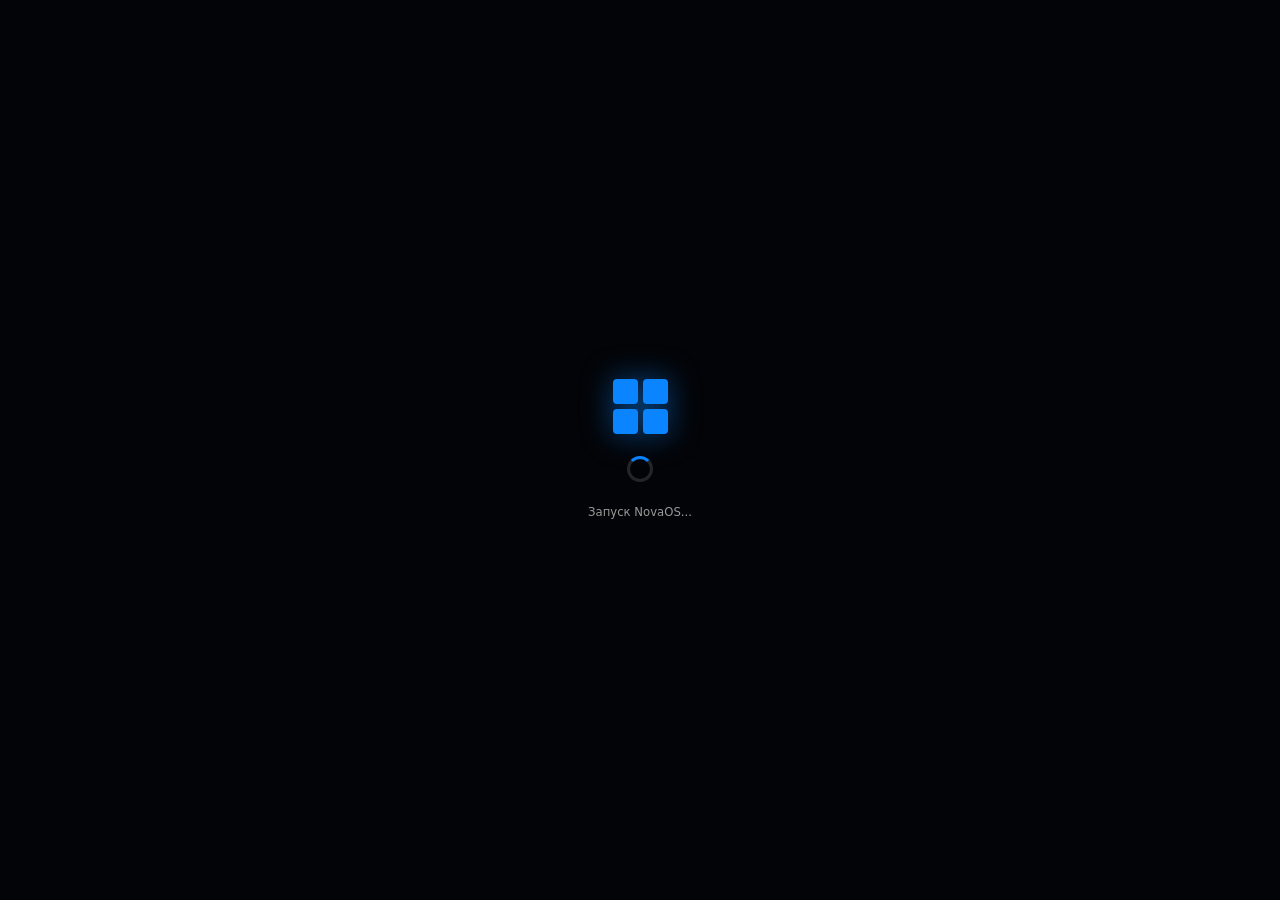
<file: novaos.html>
<!doctype html><html lang="ru"><head><!--
  NovaOS v1.0
  Copyright (c) 2026 Vizor. All rights reserved.
  PROPRIETARY SOFTWARE — NOT FOR REDISTRIBUTION.
  Personal use only. Redistribution, modification, or commercial use without explicit written permission is prohibited.
  Unofficial web simulation. Not affiliated with Microsoft, Apple, or any other company. All trademarks belong to their respective owners.
--><meta charset="utf-8"><meta name="viewport" content="width=device-width,initial-scale=1"><meta name="author" content="Vizor"><meta name="copyright" content="© 2026 Vizor"><meta name="license" content="Proprietary - All Rights Reserved"><title>NovaOS</title>
<style>
:root{--a:#0a84ff;--bg:#1c1c1e;--panel:#1c1c1ecc;--fg:#fff;--muted:#ffffff99;--line:#ffffff18;--wall:radial-gradient(ellipse at 20% 20%,#6336ad,transparent 40%),radial-gradient(ellipse at 80% 30%,#1768ba,transparent 40%),linear-gradient(135deg,#070b1d,#14122e 60%,#081b35)}*{box-sizing:border-box}body{margin:0;font:14px/1.4 system-ui,"Segoe UI",sans-serif;background:#080b19;color:var(--fg);overflow:hidden}button,input,textarea,select{font:inherit;color:inherit}button{border:1px solid var(--line);border-radius:8px;background:#ffffff0c;padding:8px 11px;cursor:pointer}button:hover{background:#ffffff20}input,textarea,select{background:#ffffff0d;border:1px solid var(--line);border-radius:8px;padding:9px;min-width:0;outline:none}select option{background:#222}.hidden{display:none!important}.screen{position:fixed;inset:0;background:var(--wall);display:flex;align-items:center;justify-content:center}.boot{background:#030407;z-index:1000;flex-direction:column;gap:22px}.logo{display:grid;grid-template-columns:repeat(2,25px);gap:5px;filter:drop-shadow(0 0 15px #0a84ff88);animation:pop .8s}.logo i{height:25px;width:25px;background:var(--a);border-radius:4px}.spinner{width:26px;height:26px;border:3px solid #ffffff22;border-top-color:var(--a);border-radius:50%;animation:spin .8s linear infinite}@keyframes spin{to{transform:rotate(360deg)}}@keyframes pop{from{opacity:0;transform:scale(.6)}to{opacity:1;transform:scale(1)}}#lock{z-index:900;flex-direction:column;cursor:pointer;text-align:center;transition:opacity .4s}.locktime{font-size:clamp(70px,12vw,120px);font-weight:200;letter-spacing:-.06em}.lockdate{font-size:22px}.hint{position:absolute;bottom:7%;animation:pulse 2s infinite;color:#ddd}@keyframes pulse{50%{opacity:.4}}.weatherchip{position:absolute;right:24px;bottom:24px;padding:13px 17px;border:1px solid #ffffff22;border-radius:14px;background:#0003;backdrop-filter:blur(20px)}#desktop{position:fixed;inset:0;background:var(--wall);background-size:cover}.icons{position:absolute;top:8px;left:6px;bottom:60px;display:grid;grid-auto-flow:column;grid-template-rows:repeat(7,76px);grid-auto-columns:82px;gap:3px}.deskicon{border:1px solid transparent;background:transparent;display:flex;flex-direction:column;align-items:center;gap:4px;text-align:center;font-size:12px;text-shadow:0 1px 4px #000;padding:5px}.deskicon .emoji{font-size:29px}.deskicon.selected{background:#1684ff55;border-color:#9bcaff}.taskbar{position:absolute;bottom:8px;left:50%;transform:translateX(-50%);height:48px;max-width:calc(100% - 12px);display:flex;align-items:center;gap:5px;padding:5px 9px;background:var(--panel);backdrop-filter:blur(35px);border:1px solid var(--line);border-radius:14px;z-index:500;box-shadow:0 8px 30px #0004}.startbtn{display:grid;grid-template-columns:repeat(2,1fr);gap:3px;width:38px;height:38px;padding:8px;border:0}.startbtn i{background:var(--a);border-radius:2px}.tasksearch{width:135px;height:34px}.taskapps,.tray{display:flex;align-items:center;gap:3px}.taskapp{width:36px;height:37px;padding:2px;font-size:20px;border:0;position:relative}.taskapp.running:after{content:"";position:absolute;bottom:1px;left:12px;right:12px;height:3px;border-radius:4px;background:var(--a)}.taskapp.active{background:#ffffff20}.tray button{border:0;background:transparent;padding:5px}.trayclock{font-size:11px;line-height:1.2;min-width:68px;text-align:right}.panel{position:absolute;z-index:700;background:var(--panel);backdrop-filter:blur(35px);border:1px solid var(--line);border-radius:16px;box-shadow:0 18px 60px #0007;padding:17px}.startmenu{bottom:64px;left:50%;transform:translateX(-50%);width:min(640px,calc(100vw - 16px));max-height:calc(100vh - 80px);overflow:auto;animation:rise .2s}.flyout{right:8px;bottom:64px;width:340px;max-width:calc(100vw - 16px);max-height:75vh;overflow:auto;animation:rise .2s}@keyframes rise{from{opacity:0;translate:0 10px}to{opacity:1;translate:0 0}}.appgrid{display:grid;grid-template-columns:repeat(5,minmax(0,1fr));gap:6px}.startapp{border:1px solid transparent;background:transparent;display:flex;flex-direction:column;align-items:center;gap:6px;font-size:12px;padding:10px 3px}.startapp span:first-child{font-size:27px}.startapp:hover{background:#ffffff16}.panelhead,.row{display:flex;align-items:center;justify-content:space-between;gap:8px}.quicktiles{display:grid;grid-template-columns:repeat(3,1fr);gap:7px;margin:12px 0}.tile{height:65px;display:flex;flex-direction:column;align-items:center;justify-content:center;gap:5px;font-size:12px}.tile.on,.primary{background:var(--a);border-color:transparent}.slider{display:flex;align-items:center;gap:9px;margin:12px 0}.slider input{flex:1;padding:0;accent-color:var(--a)}.window{position:absolute;left:calc(50% - 320px);top:calc(50% - 220px);width:640px;height:440px;min-width:280px;min-height:180px;display:flex;flex-direction:column;background:var(--bg);border:1px solid var(--line);border-radius:11px;box-shadow:0 20px 70px #0009;overflow:hidden;z-index:100;animation:win .2s}.window.focused{border-color:#ffffff35}.window.max{left:8px!important;top:8px!important;width:calc(100vw - 16px)!important;height:calc(100vh - 70px)!important}.window.left{left:8px!important;top:8px!important;width:calc(50vw - 12px)!important;height:calc(100vh - 70px)!important}.window.right{left:calc(50vw + 4px)!important;top:8px!important;width:calc(50vw - 12px)!important;height:calc(100vh - 70px)!important}.window.min{display:none}@keyframes win{from{opacity:0;transform:scale(.96) translateY(7px)}to{opacity:1;transform:none}}.titlebar{height:36px;min-height:36px;display:flex;align-items:center;gap:8px;padding:0 8px 0 12px;background:#ffffff07;border-bottom:1px solid #ffffff0b;cursor:move;user-select:none}.titlebar .title{flex:1;font-size:12px}.controls{display:flex;gap:3px}.controls button{height:26px;width:30px;padding:0;border:0;background:transparent}.controls .close:hover{background:#e5484d}.winbody{flex:1;min-height:0;overflow:auto;padding:14px}.no-pad .winbody{padding:0}.resize{position:absolute;z-index:5}.resize.n,.resize.s{height:5px;left:7px;right:7px;cursor:ns-resize}.resize.n{top:0}.resize.s{bottom:0}.resize.e,.resize.w{width:5px;top:7px;bottom:7px;cursor:ew-resize}.resize.e{right:0}.resize.w{left:0}.resize.ne,.resize.nw,.resize.se,.resize.sw{width:10px;height:10px}.resize.ne{right:0;top:0;cursor:nesw-resize}.resize.nw{left:0;top:0;cursor:nwse-resize}.resize.se{right:0;bottom:0;cursor:nwse-resize}.resize.sw{left:0;bottom:0;cursor:nesw-resize}.muted{color:var(--muted)}.small{font-size:12px}.card{border:1px solid var(--line);border-radius:12px;background:#ffffff09;padding:12px}.col{display:flex;flex-direction:column;gap:9px}.grid2{display:grid;grid-template-columns:repeat(2,minmax(0,1fr));gap:10px}.grid3{display:grid;grid-template-columns:repeat(3,minmax(0,1fr));gap:8px}.toolbar{display:flex;align-items:center;gap:7px;flex-wrap:wrap;margin-bottom:12px}.grow{flex:1;min-width:0}.big{font-size:34px;font-weight:250}.listrow{display:flex;justify-content:space-between;gap:10px;padding:10px 0;border-bottom:1px solid var(--line);font-size:13px}.filegrid{display:grid;grid-template-columns:repeat(auto-fill,minmax(85px,1fr));gap:4px}.fileitem{display:flex;flex-direction:column;align-items:center;gap:5px;border:1px solid transparent;background:transparent;font-size:12px;overflow-wrap:anywhere}.fileitem span{font-size:28px}.explorer{display:grid;grid-template-columns:150px 1fr;height:100%}.side{border-right:1px solid var(--line);padding:8px;display:flex;flex-direction:column;gap:3px}.side button{text-align:left;border:0;background:transparent;font-size:12px}.terminal{height:100%;display:flex;flex-direction:column;background:#050806;color:#b7ffbf;padding:12px;font:13px/1.55 monospace}.termout{flex:1;overflow:auto;white-space:pre-wrap}.termin{display:flex;gap:5px}.termin input{flex:1;border:0;background:transparent;color:#b7ffbf}.browser{height:100%;display:flex;flex-direction:column;gap:8px}.browserbar{display:flex;gap:4px}.browserbar input{flex:1}.home{flex:1;overflow:auto;text-align:center;padding:22px 8px;background:radial-gradient(ellipse at top,#1b3e7444,transparent 65%);border-radius:10px}.home-links{display:grid;grid-template-columns:repeat(4,1fr);gap:8px;margin-top:16px}.home-links button{padding:14px 3px}.browserframe{width:100%;height:100%;border:0;background:white}.calc{max-width:350px;margin:auto}.calcd{font-size:38px;text-align:right;overflow-wrap:anywhere;padding:18px 5px}.calcgrid{display:grid;grid-template-columns:repeat(4,1fr);gap:6px}.calcgrid button{height:48px;font-size:18px}.calcgrid .eq{background:var(--a)}textarea.mono{font:14px/1.6 monospace;resize:none;flex:1}.paint{height:100%;display:flex;flex-direction:column;gap:8px}.paintarea{flex:1;min-height:180px;background:white;border-radius:7px;overflow:hidden}.paintarea canvas{width:100%;height:100%;display:block;touch-action:none}.toaststack{position:absolute;z-index:900;right:12px;bottom:65px;width:min(320px,calc(100vw - 24px));display:flex;flex-direction:column;gap:8px;pointer-events:none}.toast{background:var(--panel);backdrop-filter:blur(25px);border:1px solid var(--line);border-radius:12px;padding:12px;box-shadow:0 10px 30px #0005;animation:rise .2s}.toast b{display:block}.gameboard{display:grid;gap:5px;max-width:360px;margin:12px auto}.cell{aspect-ratio:1;display:flex;align-items:center;justify-content:center;background:#ffffff14;border:1px solid var(--line);border-radius:6px;font-weight:700;font-size:18px}.board2048{display:grid;grid-template-columns:repeat(4,1fr);gap:5px;max-width:330px;margin:auto;background:#8b7865;padding:7px;border-radius:10px}.tile2048{aspect-ratio:1;background:#eee4da;color:#3b332b;border-radius:5px;display:grid;place-items:center;font-size:22px;font-weight:bold}.v4{background:#ede0c8}.v8{background:#f2b179;color:white}.v16,.v32,.v64{background:#f36f55;color:white}.v128,.v256,.v512,.v1024,.v2048{background:#edce63;color:white}.note-layout{display:grid;grid-template-columns:160px 1fr;height:100%;min-height:280px}.note-list{border-right:1px solid var(--line);padding:8px;overflow:auto}.note-editor{padding:10px;display:flex;flex-direction:column;gap:8px}.photo-grid{display:grid;grid-template-columns:repeat(4,1fr);gap:7px}.photo{aspect-ratio:1;border-radius:8px;background:linear-gradient(135deg,#394f90,#d477a5)}.photo:nth-child(3n){background:linear-gradient(135deg,#165f66,#75c7aa)}.photo:nth-child(4n){background:linear-gradient(135deg,#d18b45,#8c467b)}#context{position:fixed;z-index:9999;min-width:170px;padding:5px;background:var(--panel);backdrop-filter:blur(25px);border:1px solid var(--line);border-radius:10px;box-shadow:0 15px 40px #0008}#context button{display:block;width:100%;text-align:left;border:0;background:transparent}.swatches{display:flex;gap:8px;flex-wrap:wrap}.swatch{width:27px;height:27px;padding:0;border-radius:50%}#shutdown{position:fixed;inset:0;background:#000;z-index:2000;display:flex;flex-direction:column;align-items:center;justify-content:center;gap:18px}.light{--bg:#f2f2f7;--panel:#fafafadc;--fg:#1c1c1e;--muted:#0009;--line:#00000015}.light .window{background:var(--bg)}.light .deskicon{color:white}.light .titlebar{background:#00000004}
@media(max-width:720px){.icons{grid-template-rows:repeat(7,67px);grid-auto-columns:65px}.deskicon{font-size:10px}.deskicon .emoji{font-size:25px}.tasksearch{display:none}.taskbar{gap:2px;padding:4px}.taskapp{width:30px;font-size:17px}.trayclock{min-width:45px}.window{left:4px!important;top:4px!important;width:calc(100vw - 8px)!important;height:calc(100vh - 65px)!important;min-width:0;min-height:0}.appgrid{grid-template-columns:repeat(4,minmax(0,1fr))}.explorer{grid-template-columns:105px 1fr}.grid3{grid-template-columns:repeat(2,1fr)}.note-layout{grid-template-columns:110px 1fr}.weatherchip{right:8px;bottom:70px}.lockdate{font-size:18px}}
</style></head><body>
<div id="boot" class="screen boot"><div class="logo"><i></i><i></i><i></i><i></i></div><div class="spinner"></div><small style="color:#999">Запуск NovaOS...</small></div>
<div id="lock" class="screen hidden"><div class="locktime" id="locktime">00:00</div><div class="lockdate" id="lockdate"></div><div class="weatherchip">🌙 <b>18°</b><div class="muted small">Москва · Ясно</div></div><div class="hint">Нажмите, чтобы войти ↓</div></div>
<div id="desktop" class="hidden"><div class="icons" id="icons"></div><div id="windows"></div><div class="taskbar"><button class="startbtn" id="startbtn"><i></i><i></i><i></i><i></i></button><input id="tasksearch" class="tasksearch" placeholder="⌕ Поиск"><div class="taskapps" id="taskapps"></div><div class="tray"><button id="volbtn">🔊</button><button id="wifibtn">📶</button><button id="batbtn">🔋</button><button id="calbtn" class="trayclock"><span id="traytime">00:00</span><br><span id="traydate">29.09.2026</span></button><button id="notifbtn">🔔<sup id="badge"></sup></button></div></div><div id="startmenu" class="panel startmenu hidden"><input id="startsearch" placeholder="⌕ Поиск приложений..." style="width:100%;margin-bottom:14px"><div class="panelhead"><b>Приложения</b><span class="muted small">NovaOS 1.0</span></div><div class="appgrid" id="appgrid"></div><div class="row" style="border-top:1px solid var(--line);padding-top:12px;margin-top:12px"><span class="muted small">Vizor · Локальный профиль</span><button id="powerbtn">⏻ Питание</button></div><div id="powermenu" class="hidden row" style="margin-top:8px;flex-wrap:wrap"><button data-power="sleep">🌙 Сон</button><button data-power="restart">🔄 Перезагрузка</button><button data-power="shutdown">⏻ Завершить работу</button></div></div><div id="calfly" class="panel flyout hidden"></div><div id="volfly" class="panel flyout hidden"></div><div id="notifly" class="panel flyout hidden"></div><div id="toasts" class="toaststack"></div></div><div id="context" class="hidden"></div><div id="shutdown" class="hidden"><div class="spinner"></div><div id="shutdowntext">Завершение работы...</div></div>
<script>
'use strict';const $=s=>document.querySelector(s),$$=s=>[...document.querySelectorAll(s)],OS={name:'NovaOS',version:'1.0',build:'10.0.99999',year:2026,author:'Vizor',license:'PROPRIETARY · All Rights Reserved'},KEY='novaos_state_v1',BANKKEY='NOVAOS_bank';let state={theme:'dark',accent:'#0a84ff',wall:0,volume:65,brightness:85,wifi:true,bluetooth:false,airplane:false,night:false,focus:false,recording:false,showBanners:true,showSeconds:false,hour24:true,iconSize:1,installed:[],notifications:[],notes:[],bank:null};try{state={...state,...JSON.parse(localStorage.getItem(KEY)||'{}')}}catch(e){}const apps=[['computer','💻','Этот компьютер'],['bank','🏦','NovaBank'],['store','🛒','Магазин приложений'],['browser','🌐','Браузер'],['camera','📷','Камера'],['clock','🕐','Часы'],['qr','📱','QR-код'],['recorder','🎤','Диктофон'],['notepad','📝','Блокнот'],['calculator','🧮','Калькулятор'],['paint','🎨','Paint'],['music','🎵','Музыка'],['photos','🖼️','Фотографии'],['terminal','⌨️','Терминал'],['settings','⚙️','Параметры'],['weather','☁️','Погода'],['about','ℹ️','О системе'],['notes','📒','Заметки'],['tasks','📊','Диспетчер задач'],['mines','💣','Сапёр'],['snake','🐍','Змейка'],['2048','🔢','2048'],['memory','🧠','Память'],['ttt','⭕','Крестики-нолики']],pinned=['computer','browser','bank','store','camera','settings'],walls=['radial-gradient(ellipse at 20% 20%,#6336ad,transparent 40%),radial-gradient(ellipse at 80% 30%,#1768ba,transparent 40%),linear-gradient(135deg,#070b1d,#14122e 60%,#081b35)','radial-gradient(ellipse at 50% 90%,#2b9a9a,transparent 40%),linear-gradient(145deg,#071d35,#367b9b 50%,#0b223a)','radial-gradient(ellipse at 30% 20%,#b24e96,transparent 35%),radial-gradient(ellipse at 75% 80%,#3452a3,transparent 42%),linear-gradient(140deg,#161327,#111b3b)','linear-gradient(135deg,#111827,#4b5563 48%,#0f172a)','radial-gradient(circle at 70% 20%,#f4a261,transparent 25%),linear-gradient(145deg,#542437,#111a38)','linear-gradient(135deg,#031d24,#087e8b 48%,#182747)','radial-gradient(ellipse at 30% 70%,#d946ef,transparent 38%),linear-gradient(130deg,#10102b,#223e80)','linear-gradient(135deg,#0c0a09,#78350f 45%,#111827)'];let wins=new Map(),z=100,active=null,calendarMonth=new Date(),selected=null,camStream=null,recStop=null;
function esc(s){return String(s??'').replace(/[&<>"']/g,c=>({'&':'&amp;','<':'&lt;','>':'&gt;','"':'&quot;',"'":'&#39;'}[c]))}function persist(){localStorage.setItem(KEY,JSON.stringify(state))}function time(d=new Date()){return d.toLocaleTimeString('ru-RU',{hour:'2-digit',minute:'2-digit',...(state.showSeconds?{second:'2-digit'}:{}),hour12:!state.hour24})}function date(d=new Date()){return d.toLocaleDateString('ru-RU',{weekday:'long',day:'numeric',month:'long'})}function app(id){return apps.find(x=>x[0]===id)||state.installed.find(x=>x[0]===id)||[id,'📦',id]}function apply(){document.body.classList.toggle('light',state.theme==='light');document.documentElement.style.setProperty('--a',state.accent);$('#desktop').style.background=walls[state.wall%walls.length];$('#lock').style.background=walls[state.wall%walls.length];$('#icons').style.transform=`scale(${state.iconSize})`;persist()}function clocks(){let d=new Date();$('#locktime').textContent=time(d);$('#lockdate').textContent=date(d);$('#traytime').textContent=time(d);$('#traydate').textContent=d.toLocaleDateString('ru-RU')}function notify(title,msg,icon='🔔'){let n={title,msg,icon,time:time(),id:Date.now()+Math.random()};state.notifications.unshift(n);state.notifications=state.notifications.slice(0,8);persist();renderNotif();if(state.showBanners){let e=document.createElement('div');e.className='toast';e.innerHTML=`<b>${icon} ${esc(title)}</b>${esc(msg)}`;$('#toasts').append(e);setTimeout(()=>{e.style.opacity=0;setTimeout(()=>e.remove(),250)},4500)}}function hidePanels(except=''){['startmenu','calfly','volfly','notifly'].forEach(id=>{if(id!==except)$('#'+id).classList.add('hidden')})}function toggle(id){let show=$('#'+id).classList.contains('hidden');hidePanels(show?id:'');$('#'+id).classList.toggle('hidden',!show);if(show&&id==='calfly')renderCal();if(show&&id==='volfly')renderVol();if(show&&id==='notifly')renderNotif()}
function renderIcons(){let all=[...apps,...state.installed.filter(x=>!apps.some(a=>a[0]===x[0]))];$('#icons').innerHTML=all.map(([id,em,n])=>`<button class="deskicon" data-app="${id}"><span class="emoji">${em}</span><span>${esc(n)}</span></button>`).join('');$$('.deskicon').forEach(b=>{b.onclick=e=>{e.stopPropagation();$$('.deskicon').forEach(x=>x.classList.remove('selected'));b.classList.add('selected');selected=b.dataset.app};b.ondblclick=e=>{e.stopPropagation();open(b.dataset.app)};b.oncontextmenu=e=>{e.preventDefault();context(e.clientX,e.clientY,[['Открыть',()=>open(b.dataset.app)],['Свойства',()=>open('about')]])}})}function renderStart(){let q=$('#startsearch').value.toLowerCase(),all=[...apps,...state.installed.filter(x=>!apps.some(a=>a[0]===x[0]))].filter(x=>x[2].toLowerCase().includes(q));$('#appgrid').innerHTML=all.map(([id,em,n])=>`<button class="startapp" data-open="${id}"><span>${em}</span><span>${esc(n)}</span></button>`).join('');$$('[data-open]').forEach(b=>b.onclick=()=>open(b.dataset.open))}function renderTask(){let ids=[...new Set([...pinned,...wins.keys()])];$('#taskapps').innerHTML=ids.map(id=>`<button class="taskapp ${wins.has(id)?'running':''} ${id===active?'active':''}" data-task="${id}" title="${app(id)[2]}">${app(id)[1]}</button>`).join('');$$('[data-task]').forEach(b=>{b.onclick=()=>wins.has(b.dataset.task)?(wins.get(b.dataset.task).min?restore(b.dataset.task):active===b.dataset.task?minimize(b.dataset.task):restore(b.dataset.task)):open(b.dataset.task);b.oncontextmenu=e=>{e.preventDefault();let id=b.dataset.task;context(e.clientX,e.clientY,[['Свернуть',()=>minimize(id)],['Развернуть',()=>maximize(id)],['Закрыть',()=>close(id)]])}})}function context(x,y,items){let c=$('#context');c.innerHTML=items.map(([t],i)=>`<button data-c="${i}">${esc(t)}</button>`).join('');c.style.left=Math.min(x,innerWidth-180)+'px';c.style.top=Math.min(y,innerHeight-items.length*38-10)+'px';c.classList.remove('hidden');$$('[data-c]').forEach((b,i)=>b.onclick=()=>{c.classList.add('hidden');items[i][1]()})}
function create(id){if(wins.has(id)){restore(id);return wins.get(id)}let a=app(id),el=document.createElement('section');el.className='window';el.dataset.id=id;el.style.zIndex=++z;el.style.width=innerWidth<720?'calc(100vw - 8px)':({bank:'850px',settings:'780px',browser:'850px',computer:'760px',paint:'760px'}[id]||'640px');el.style.height=innerWidth<720?'calc(100vh - 65px)':({bank:'590px',settings:'550px',browser:'550px',computer:'500px',paint:'510px'}[id]||'440px');el.innerHTML=`<div class="titlebar"><span>${a[1]}</span><span class="title">${esc(a[2])}</span><div class="controls"><button data-w="min">—</button><button data-w="max">▢</button><button class="close" data-w="close">✕</button></div></div><div class="winbody"></div>${['n','s','e','w','ne','nw','se','sw'].map(x=>`<i class="resize ${x}"></i>`).join('')}`;$('#windows').append(el);let w={id,el,body:el.querySelector('.winbody'),min:false,max:false,closed:false};wins.set(id,w);el.onpointerdown=()=>focus(id);el.querySelector('[data-w=min]').onclick=e=>{e.stopPropagation();minimize(id)};el.querySelector('[data-w=max]').onclick=e=>{e.stopPropagation();maximize(id)};el.querySelector('[data-w=close]').onclick=e=>{e.stopPropagation();close(id)};drag(w);resize(w);focus(id);renderTask();return w}function focus(id){let w=wins.get(id);if(!w)return;active=id;w.el.style.zIndex=++z;wins.forEach(x=>x.el.classList.toggle('focused',x.id===id));renderTask()}function minimize(id){let w=wins.get(id);if(!w)return;w.min=true;w.el.classList.add('min');active=null;renderTask()}function restore(id){let w=wins.get(id);if(!w)return;w.min=false;w.el.classList.remove('min');focus(id);hidePanels()}function maximize(id){let w=wins.get(id);if(!w)return;if(!w.max){w.saved={left:w.el.style.left,top:w.el.style.top,width:w.el.style.width,height:w.el.style.height};w.el.classList.remove('left','right');w.el.classList.add('max');w.max=true}else{w.el.classList.remove('max');w.max=false;Object.assign(w.el.style,w.saved||{})}focus(id)}function close(id){let w=wins.get(id);if(!w)return;w.el.remove();wins.delete(id);if(active===id)active=null;if(id==='camera')stopCam();if(id==='recorder')recStop?.();renderTask()}function drag(w){let b=w.el.querySelector('.titlebar'),sx,sy,l,t,dragging=false;b.onpointerdown=e=>{if(e.target.closest('button')||w.max)return;dragging=true;b.setPointerCapture(e.pointerId);sx=e.clientX;sy=e.clientY;let r=w.el.getBoundingClientRect();l=r.left;t=r.top;focus(w.id)};b.onpointermove=e=>{if(!dragging)return;w.el.style.left=Math.max(-w.el.offsetWidth+100,Math.min(innerWidth-100,l+e.clientX-sx))+'px';w.el.style.top=Math.max(0,Math.min(innerHeight-60,t+e.clientY-sy))+'px'};b.onpointerup=e=>{if(!dragging)return;dragging=false;if(e.clientX<15){w.el.classList.remove('max','right');w.el.classList.add('left');w.max=false}else if(e.clientX>innerWidth-15){w.el.classList.remove('max','left');w.el.classList.add('right');w.max=false}else if(e.clientY<10)maximize(w.id)}}function resize(w){w.el.querySelectorAll('.resize').forEach(h=>h.onpointerdown=e=>{if(w.max)return;e.preventDefault();e.stopPropagation();let d=[...h.classList].find(x=>['n','s','e','w','ne','nw','se','sw'].includes(x)),r=w.el.getBoundingClientRect(),sx=e.clientX,sy=e.clientY;h.setPointerCapture(e.pointerId);function move(v){let dx=v.clientX-sx,dy=v.clientY-sy,L=r.left,T=r.top,W=r.width,H=r.height;if(d.includes('e'))W=Math.max(280,r.width+dx);if(d.includes('s'))H=Math.max(180,r.height+dy);if(d.includes('w')){W=Math.max(280,r.width-dx);L=r.right-W}if(d.includes('n')){H=Math.max(180,r.height-dy);T=r.bottom-H}Object.assign(w.el.style,{left:L+'px',top:T+'px',width:W+'px',height:H+'px'})}function up(){h.removeEventListener('pointermove',move);h.removeEventListener('pointerup',up)}h.addEventListener('pointermove',move);h.addEventListener('pointerup',up)})}
function open(id){hidePanels();let w=create(id);w.body.innerHTML=content(id);w.el.classList.toggle('no-pad',['terminal','paint','browser','computer','notes'].includes(id));bind(id,w);focus(id);renderTask();return w}
function content(id){switch(id){case'computer':return `<div class="explorer"><div class="side">${['Этот компьютер','Документы','Загрузки','Изображения','Музыка','Видео','Диск C:','Диск D:'].map((x,i)=>`<button data-path="${x}">${['💻','📄','⬇️','🖼️','🎵','🎬','💽','💿'][i]} ${x}</button>`).join('')}</div><div style="padding:12px"><div class="toolbar"><button id="backfolder">←</button><span id="crumb">Этот компьютер</span></div><div id="files" class="filegrid"></div></div></div>`;case'notepad':return `<div class="col" style="height:100%"><div class="toolbar"><button id="newdoc">📄 Новый</button><button id="savedoc">Сохранить</button><button id="downloaddoc">Скачать .txt</button><span id="docstatus" class="muted small">Автосохранение</span></div><textarea class="mono" id="doctext" placeholder="Начните вводить текст..."></textarea></div>`;case'calculator':return `<div class="calc"><div class="muted" id="calcprev" style="text-align:right;min-height:22px"></div><div class="calcd" id="calcd">0</div><div class="calcgrid">${['C','±','%','÷','7','8','9','×','4','5','6','−','1','2','3','+','←','0','.','='].map(x=>`<button data-calc="${x}" class="${x==='='?'eq':''}">${x}</button>`).join('')}</div></div>`;case'paint':return `<div class="paint"><div class="toolbar"><label>Цвет <input id="paintcolor" type="color" value="#111111"></label><label>Кисть <input id="paintsize" type="range" min="1" max="40" value="5"></label><button id="eraser">Ластик</button><button id="clearpaint">Очистить</button><button id="savepaint">Скачать</button></div><div class="paintarea"><canvas id="paintcanvas"></canvas></div></div>`;case'terminal':return `<div class="terminal"><div class="termout" id="termout">NovaOS [Version 10.0.99999]\n(c) Vizor. Все права защищены.\nВведите help для списка команд.\n\n</div><div class="termin"><span>C:\Users\Vizor&gt;</span><input id="termin" autocomplete="off"></div></div>`;case'browser':return `<div class="browser"><div class="browserbar"><button id="bback">←</button><button id="bforward">→</button><button id="bhome">⌂</button><input id="baddress" placeholder="Поиск или адрес"><button class="primary" id="bgo">Перейти</button><button id="bexternal">↗</button></div><div class="home" id="browsercontent"><div style="font-size:50px">🌐</div><h1>Nova Browser</h1><p class="muted">Что будем искать сегодня?</p><div class="row" style="justify-content:center;flex-wrap:wrap">${[['Яндекс','https://yandex.ru/search/?text='],['Google','https://www.google.com/search?igu=1&q='],['Bing','https://www.bing.com/search?q='],['DuckDuckGo','https://html.duckduckgo.com/html/?q=']].map(([n,u])=>`<button data-engine="${u}">${n}</button>`).join('')}</div><div class="home-links">${[['📚','Wikipedia','https://ru.wikipedia.org'],['▶️','YouTube','https://youtube.com'],['🐙','GitHub','https://github.com'],['🦊','Mozilla','https://mozilla.org'],['💻','MDN','https://developer.mozilla.org'],['🔎','DuckDuckGo','https://duckduckgo.com'],['📰','РИА Новости','https://ria.ru'],['📖','Википедия','https://ru.wikipedia.org']].map(([i,n,u])=>`<button data-url="${u}">${i}<br><small>${n}</small></button>`).join('')}</div><p class="muted small">Некоторые сайты блокируют iframe. Кнопка ↗ открывает сайт отдельно.</p></div></div>`;case'bank':return bankContent();case'settings':return settingsContent();case'store':return `<div class="toolbar"><input id="storeq" class="grow" placeholder="Поиск приложений"><select id="storecat"><option>Все</option><option>Игры</option><option>Продуктивность</option><option>Утилиты</option><option>Медиа</option></select></div><div id="storegrid" class="grid2"></div>`;case'clock':return `<div class="toolbar">${[['analog','🕐 Аналоговые'],['world','🌍 Мировые'],['stopwatch','⏱ Секундомер'],['timer','⏲ Таймер']].map(([k,n])=>`<button data-clock="${k}">${n}</button>`).join('')}</div><div id="clockcontent" style="text-align:center"></div>`;case'qr':return `<div class="grid2"><div class="col"><h3>Генератор QR</h3><label>Тип<select id="qrtype"><option>Текст</option><option>URL</option><option>Телефон</option><option>Email</option><option>Wi-Fi</option></select></label><label>Содержимое<input id="qrtext" value="Привет из NovaOS"></label><button class="primary" id="qrmaker">Сгенерировать</button><p class="muted small">Демонстрационный матричный код, не использовать для критичных данных.</p></div><div class="col" style="align-items:center"><canvas id="qrcanvas" width="250" height="250" style="background:white;padding:8px;max-width:100%"></canvas><div id="qrdecoded" class="muted small"></div></div></div>`;case'camera':return `<div class="col" style="height:100%;align-items:center;justify-content:center;text-align:center"><div id="cammsg" class="card"><div style="font-size:40px">📷</div><h3>Камера NovaOS</h3><p class="muted small">Нужен доступ браузера и HTTPS или localhost.</p><button class="primary" id="camstart">Включить камеру</button></div><video id="camvideo" autoplay playsinline style="display:none;max-width:100%;max-height:65%;border-radius:10px"></video><div id="camcontrols" class="hidden"><button id="camshot">📸 Фото</button><button id="camswitch">🔄 Камера</button><button id="camstop">Отключить</button></div><div id="camgallery" class="row"></div></div>`;case'recorder':return `<div style="text-align:center;padding:25px"><div style="font-size:50px">🎙️</div><div class="big" id="rectime">00:00</div><button class="primary" id="recstart">● Начать запись</button><button id="recstop" class="hidden">■ Остановить</button><p id="recmsg" class="muted small"></p><div id="reclist" class="col"></div></div>`;case'clock':return '';case'music':return `<div class="col" style="align-items:center;text-align:center;padding:20px"><div id="album" style="width:210px;aspect-ratio:1;border-radius:18px;background:linear-gradient(135deg,#7c3aed,#ec4899,#f59e0b);display:grid;place-items:center;font-size:60px">🎵</div><h2 id="trackname">Космическая одиссея</h2><p class="muted">Nova Sound</p><input id="musicprogress" type="range" min="0" max="180" value="0" style="width:min(340px,100%)"><div id="musictime" class="small">0:00 / 3:00</div><div><button id="musicprev">⏮</button><button class="primary" id="musicplay">▶</button><button id="musicnext">⏭</button></div><p class="muted small">Демо-плеер без встроенных аудиофайлов.</p></div>`;case'photos':return `<h3>Фотографии</h3><div class="photo-grid">${Array.from({length:16},(_,i)=>`<button class="photo" data-photo="${i}"></button>`).join('')}</div><p class="muted small">Демонстрационные изображения.</p>`;case'weather':return `<div class="card" style="background:linear-gradient(135deg,#1c5296,#514a9b);padding:22px"><div class="muted">Москва · демонстрационные данные</div><div style="font-size:28px;margin-top:15px">☀️ <span class="big">18°</span></div><div>Ясно · Ощущается как 17°</div><div class="grid3" style="margin-top:20px"><div>💧 48%<div class="muted small">Влажность</div></div><div>💨 3 м/с<div class="muted small">Ветер</div></div><div>🌡️ 1013<div class="muted small">гПа</div></div></div></div><h3>Прогноз на 5 дней</h3><div class="grid3">${[['Сегодня','☀️','18°'],['Вт','🌤️','17°'],['Ср','🌧️','13°'],['Чт','⛅','15°'],['Пт','☀️','19°']].map(x=>`<div class="card" style="text-align:center">${x[0]}<div style="font-size:25px">${x[1]}</div><b>${x[2]}</b></div>`).join('')}</div><p class="muted small">Погода не запрашивается из интернета.</p>`;case'about':return `<div style="text-align:center;padding:14px"><div class="logo" style="margin:0 auto 16px"><i></i><i></i><i></i><i></i></div><h1>NovaOS</h1><p class="muted">Версия 1.0 · Сборка 10.0.99999 · 2026</p><div class="card" style="max-width:430px;margin:16px auto;text-align:left">${[['Автор','Vizor'],['Технологии','HTML5 · CSS3 · Vanilla JS'],['Приложения',apps.length],['Лицензия','PROPRIETARY · All Rights Reserved'],['Copyright','© 2026 Vizor']].map(([a,b])=>`<div class="listrow"><span>${a}</span><b>${b}</b></div>`).join('')}</div><b>Все права защищены</b><p class="muted small">Неофициальная веб-симуляция, не связанная с Microsoft или Apple.</p></div>`;case'notes':return `<div class="note-layout"><div class="note-list"><button id="noteadd" class="primary" style="width:100%">＋ Новая</button><div id="notelist"></div></div><div class="note-editor"><input id="notetitle" placeholder="Заголовок"><textarea id="notebody" style="flex:1;resize:none" placeholder="Текст заметки..."></textarea><div id="notestatus" class="muted small">Автосохранение</div></div></div>`;case'tasks':return `<div class="toolbar"><h3 class="grow">Диспетчер задач</h3><button id="taskrefresh">Обновить</button></div><div id="tasktable"></div>`;case'mines':return `<div class="row"><b>💣 Сапёр 9×9</b><span>Мины: <b id="mineleft">10</b></span><button id="minereset">Новая игра</button></div><div id="mineboard" class="gameboard" style="grid-template-columns:repeat(9,1fr)"></div><p id="minestatus" class="muted small">Клик — открыть, ПКМ — флаг.</p>`;case'snake':return `<div class="row"><b>Змейка</b><span>Счёт: <b id="snakescore">0</b></span><button id="snakereset">Новая игра</button></div><canvas id="snakecanvas" width="360" height="360" style="display:block;width:min(360px,100%);margin:12px auto;background:#08150f"></canvas><p class="muted small">Управление: стрелки клавиатуры</p>`;case'2048':return `<div class="row"><b>2048</b><span>Счёт: <b id="2048score">0</b></span><button id="2048reset">Новая игра</button></div><div id="2048board" class="board2048"></div><p class="muted small">Управление: стрелки клавиатуры</p>`;case'memory':return `<div class="row"><b>Память</b><span>Ходы: <b id="memmoves">0</b></span><button id="memreset">Сначала</button></div><div id="memoryboard" class="grid3" style="max-width:420px;margin:15px auto"></div>`;case'ttt':return `<div class="col" style="align-items:center"><h3>Крестики-нолики</h3><div id="tttstatus">Ваш ход — X</div><div id="tttboard" class="gameboard" style="grid-template-columns:repeat(3,1fr);width:min(300px,90%)"></div><button id="tttreset">Новая партия</button></div>`;default:return `<div class="card"><h3>${app(id)[1]} ${esc(app(id)[2])}</h3><p>Демонстрационное приложение NovaOS.</p><button id="demoaction" class="primary">Выполнить действие</button></div>`}}
function bind(id,w){switch(id){case'computer':bindExplorer();break;case'notepad':bindNotepad();break;case'calculator':bindCalc(w);break;case'paint':bindPaint();break;case'terminal':bindTerminal();break;case'browser':bindBrowser();break;case'settings':bindSettings();break;case'store':bindStore();break;case'bank':bindBank();break;case'clock':bindClock();break;case'qr':bindQR();break;case'camera':bindCamera();break;case'recorder':bindRecorder();break;case'music':bindMusic();break;case'photos':$$('[data-photo]').forEach(b=>b.onclick=()=>notify('Фотографии','Демонстрационное фото №'+(+b.dataset.photo+1),'🖼️'));break;case'notes':bindNotes();break;case'tasks':bindTasks();break;case'mines':bindMines();break;case'snake':bindSnake();break;case'2048':bind2048();break;case'memory':bindMemory();break;case'ttt':bindTTT();break;default:$('#demoaction')?.addEventListener('click',()=>notify(app(id)[2],'Действие выполнено в деморежиме','✨'))}}
function bindExplorer(){let fs={'Этот компьютер':[['📁','Документы'],['📁','Загрузки'],['🖼️','Изображения'],['🎵','Музыка'],['🎬','Видео'],['💽','Диск C:'],['💿','Диск D:']],'Документы':[['📝','Заметки.txt'],['📄','Инструкция.txt'],['📊','Отчёт.xlsx']],'Загрузки':[['📦','Установщик.nova'],['🖼️','Обои.png']],'Изображения':[['🌌','Космос.jpg'],['🌄','Пейзаж.jpg']],'Музыка':[['🎵','Nova Theme.mp3']],'Видео':[['🎬','Запись.mp4']],'Диск C:':[['📁','Users'],['📁','Windows'],['📁','Program Files']],'Диск D:':[['📁','Проекты'],['📁','Архив']]};function go(p){$('#crumb').textContent=p;$('#files').innerHTML=(fs[p]||[]).map(([e,n])=>`<button class="fileitem" data-file="${n}"><span>${e}</span>${esc(n)}</button>`).join('')||'<p class="muted">Папка пуста</p>';$$('[data-file]').forEach(b=>{b.onclick=()=>{ $$('.fileitem').forEach(x=>x.style.background='');b.style.background='#1684ff44'};b.ondblclick=()=>fs[b.dataset.file]?go(b.dataset.file):notify('Проводник',b.dataset.file+' — демонстрационный файл','📄')})}$$('[data-path]').forEach(b=>b.onclick=()=>go(b.dataset.path));$('#backfolder').onclick=()=>go('Этот компьютер');go('Этот компьютер')}
function downloadBlob(blob,name){let u=URL.createObjectURL(blob),a=document.createElement('a');a.href=u;a.download=name;a.click();setTimeout(()=>URL.revokeObjectURL(u),1000)}function download(s,n,t='text/plain;charset=utf-8'){downloadBlob(new Blob([s],{type:t}),n)}function bindNotepad(){let key='novaos_notepad';$('#doctext').value=localStorage.getItem(key)||'';function save(){localStorage.setItem(key,$('#doctext').value);$('#docstatus').textContent='Сохранено '+time()}$('#doctext').oninput=save;$('#savedoc').onclick=save;$('#newdoc').onclick=()=>{if(confirm('Создать новый документ?')){$('#doctext').value='';save()}};$('#downloaddoc').onclick=()=>download($('#doctext').value,'Заметка.txt')}
function bindCalc(w){let expr='',fresh=true;function show(){$('#calcd').textContent=expr||'0'}function calc(){try{let s=expr.replace(/×/g,'*').replace(/÷/g,'/').replace(/−/g,'-').replace(/%/g,'/100');if(!/^[\d+\-*/().\s]+$/.test(s))throw 0;let v=Function('"use strict";return ('+s+')')();if(!Number.isFinite(v))throw 0;$('#calcprev').textContent=expr+' =';expr=String(Math.round(v*1e10)/1e10);fresh=true;show()}catch(e){$('#calcd').textContent='Ошибка';expr='';fresh=true}}$$('[data-calc]').forEach(b=>b.onclick=()=>{let k=b.dataset.calc;if(k==='C'){expr='';$('#calcprev').textContent=''}else if(k==='←')expr=expr.slice(0,-1);else if(k==='=')return calc();else if(k==='±'){if(expr)expr=expr.startsWith('-')?expr.slice(1):'-('+expr+')'}else{if(fresh&&/[0-9.]/.test(k))expr='';if(/[+\-×÷]/.test(k)&&!expr&&k!=='−')return;expr+=k;fresh=false}show()});w.body.addEventListener('keydown',e=>{if(/^[0-9.+*/()-]$/.test(e.key)){expr+=e.key;show()}else if(e.key==='Enter')calc();else if(e.key==='Backspace'){expr=expr.slice(0,-1);show()}},true)}
function bindPaint(){let c=$('#paintcanvas'),ctx=c.getContext('2d'),wrap=c.parentElement,erase=false;function size(){let r=wrap.getBoundingClientRect(),old=document.createElement('canvas');old.width=c.width;old.height=c.height;if(old.width)old.getContext('2d').drawImage(c,0,0);c.width=Math.max(300,r.width*devicePixelRatio);c.height=Math.max(200,r.height*devicePixelRatio);ctx.fillStyle='#fff';ctx.fillRect(0,0,c.width,c.height);if(old.width)ctx.drawImage(old,0,0,Math.min(old.width,c.width),Math.min(old.height,c.height));ctx.lineCap='round'}size();let draw=false,last;function pos(e){let r=c.getBoundingClientRect();return{x:(e.clientX-r.left)*c.width/r.width,y:(e.clientY-r.top)*c.height/r.height}}c.onpointerdown=e=>{draw=true;c.setPointerCapture(e.pointerId);last=pos(e)};c.onpointermove=e=>{if(!draw)return;let p=pos(e);ctx.strokeStyle=erase?'#fff':$('#paintcolor').value;ctx.lineWidth=+$('#paintsize').value*devicePixelRatio;ctx.beginPath();ctx.moveTo(last.x,last.y);ctx.lineTo(p.x,p.y);ctx.stroke();last=p};c.onpointerup=c.onpointercancel=()=>draw=false;$('#eraser').onclick=()=>erase=!erase;$('#clearpaint').onclick=()=>{ctx.fillStyle='#fff';ctx.fillRect(0,0,c.width,c.height)};$('#savepaint').onclick=()=>c.toBlob(b=>downloadBlob(b,'NovaPaint.png'));window.addEventListener('resize',()=>{if(wins.get('paint')?.body.contains(c))size()})}
function bindTerminal(){let out=$('#termout'),inp=$('#termin'),hist=[],hi=0;function print(s){out.textContent+=s+'\n';out.scrollTop=out.scrollHeight}function run(line){let a=line.trim().split(/\s+/),cmd=(a.shift()||'').toLowerCase(),arg=a.join(' ');print('C:\\Users\\Vizor>'+line);switch(cmd){case'':break;case'help':print('help ver dir cls date time echo whoami hostname ipconfig ping tasklist kill tree банк настройки камера часы qr exit shutdown restart');break;case'ver':print('NovaOS [Version 10.0.99999]');break;case'dir':print('Каталог C:\\Users\\Vizor\nДокументы\nЗагрузки\nИзображения\nМузыка\nВидео');break;case'cls':out.textContent='';break;case'date':print(date());break;case'time':print(time());break;case'echo':print(arg);break;case'whoami':print('vizor');break;case'hostname':print('NOVA-DESKTOP');break;case'ipconfig':print('IPv4: 192.168.1.42 (демонстрационные данные)');break;case'ping':print('Симуляция сети: 4 отправлено, 4 получено.');break;case'tasklist':print([...wins.keys()].join('\n')||'Нет активных окон');break;case'kill':close(arg);print('Завершено: '+arg);break;case'tree':print('C:\\\n├── Users\\Vizor\n│   ├── Документы\n│   └── Загрузки\n└── Program Files');break;case'банк':open('bank');break;case'настройки':open('settings');break;case'камера':open('camera');break;case'часы':open('clock');break;case'qr':open('qr');break;case'exit':close('terminal');break;case'shutdown':power('shutdown');break;case'restart':power('restart');break;default:print("'"+cmd+"' не является внутренней или внешней командой.")}}inp.onkeydown=e=>{if(e.key==='Enter'){let s=inp.value;hist.push(s);hi=hist.length;inp.value='';run(s)}else if(e.key==='ArrowUp'){hi=Math.max(0,hi-1);inp.value=hist[hi]||''}else if(e.key==='ArrowDown'){hi=Math.min(hist.length,hi+1);inp.value=hist[hi]||''}}}
function bindBrowser(){let addr=$('#baddress'),cont=$('#browsercontent'),stack=[],idx=-1;function nav(url,external=false){if(!/^https?:\/\//i.test(url)){url=url.includes('.')&&!url.includes(' ')?'https://'+url:'https://yandex.ru/search/?text='+encodeURIComponent(url)}addr.value=url;if(external){window.open(url,'_blank','noopener');return}stack=stack.slice(0,idx+1);stack.push(url);idx++;cont.innerHTML=`<iframe class="browserframe" referrerpolicy="no-referrer" src="${esc(url)}"></iframe>`;cont.className=''}function links(){cont.querySelectorAll('[data-engine]').forEach(b=>b.onclick=()=>nav(b.dataset.engine+encodeURIComponent(addr.value||'NovaOS')));cont.querySelectorAll('[data-url]').forEach(b=>b.onclick=()=>nav(b.dataset.url))}function home(){cont.className='home';cont.innerHTML=`<div style="font-size:50px">🌐</div><h1>Nova Browser</h1><p>Домашняя страница</p><div class="home-links">${[['📚','Wikipedia','https://ru.wikipedia.org'],['▶️','YouTube','https://youtube.com'],['🐙','GitHub','https://github.com'],['🔎','DuckDuckGo','https://duckduckgo.com']].map(([i,n,u])=>`<button data-url="${u}">${i}<br>${n}</button>`).join('')}</div>`;links()}$('#bgo').onclick=()=>nav(addr.value);addr.onkeydown=e=>{if(e.key==='Enter')nav(addr.value)};$('#bexternal').onclick=()=>nav(addr.value,true);$('#bhome').onclick=home;$('#bback').onclick=()=>{if(idx>0){idx--;addr.value=stack[idx];cont.innerHTML=`<iframe class="browserframe" src="${esc(addr.value)}"></iframe>`}};$('#bforward').onclick=()=>{if(idx<stack.length-1){idx++;addr.value=stack[idx];cont.innerHTML=`<iframe class="browserframe" src="${esc(addr.value)}"></iframe>`}};links()}
function settingsContent(){return `<div class="grid2"><div class="card"><h3>Система</h3><p>NovaOS 1.0 · сборка 10.0.99999</p><p class="muted small">Имя устройства: NOVA-DESKTOP</p><button id="sysrestart">Перезагрузка</button></div><div class="card"><h3>Тема</h3><button data-theme="dark">🌙 Тёмная</button> <button data-theme="light">☀️ Светлая</button><h4>Акцент</h4><div class="swatches">${['#0a84ff','#bf5af2','#ff375f','#30d158','#ff9f0a','#64d2ff','#ffd60a','#5e5ce6','#ff6482','#ffffff'].map(c=>`<button class="swatch" data-accent="${c}" style="background:${c}"></button>`).join('')}</div></div><div class="card"><h3>Обои</h3><div class="grid2">${walls.map((x,i)=>`<button data-wall="${i}" style="height:50px;background:${x};border:2px solid ${state.wall===i?'var(--a)':'transparent'}"></button>`).join('')}</div><label>Размер значков <input id="iconsize" type="range" min="80" max="120" value="${state.iconSize*100}"></label><br><label><input type="checkbox" id="hour24" ${state.hour24?'checked':''}> 24-часовой формат</label><br><label><input type="checkbox" id="seconds" ${state.showSeconds?'checked':''}> Показывать секунды</label></div><div class="card"><h3>Сеть (симуляция)</h3><label><input id="wifi" type="checkbox" ${state.wifi?'checked':''}> Wi-Fi</label><br><label><input id="bt" type="checkbox" ${state.bluetooth?'checked':''}> Bluetooth</label><br><label><input id="air" type="checkbox" ${state.airplane?'checked':''}> Авиарежим</label><p class="muted small">Не управляет настоящим сетевым адаптером.</p></div><div class="card"><h3>Звук и уведомления</h3><div class="slider">🔊 <input id="setvolume" type="range" min="0" max="100" value="${state.volume}"><b id="setvolval">${state.volume}%</b></div><label><input id="banners" type="checkbox" ${state.showBanners?'checked':''}> Показывать баннеры</label><br><button id="testnotif">Тест уведомления</button></div><div class="card"><h3>Данные</h3><button id="export">Экспорт JSON</button><label class="small">Импорт JSON <input type="file" id="import" accept=".json,application/json"></label><br><button id="resetdata" class="danger">Сбросить настройки</button></div><div class="card"><h3>Конфиденциальность</h3><p class="muted small">Камера/микрофон требуют разрешения браузера и HTTPS или localhost.</p><button id="opencam">Проверить камеру</button><button id="openmic">Проверить микрофон</button></div><div class="card"><h3>Память</h3><p>Хранилище браузера · данные локальны</p><button id="clearstorage">Очистить настройки</button><p class="muted small">Веб-приложение не видит реальные разделы диска.</p></div><div class="card"><h3>О системе</h3><b>NovaOS · 1.0</b><p>Автор: Vizor · © 2026</p><b>PROPRIETARY · All Rights Reserved</b><p>Все права защищены.</p></div></div>`}
function bindSettings(){function applySettingsEvents(){ $$('[data-theme]').forEach(b=>b.onclick=()=>{state.theme=b.dataset.theme;apply();open('settings')});$$('[data-accent]').forEach(b=>b.onclick=()=>{state.accent=b.dataset.accent;apply();open('settings')});$$('[data-wall]').forEach(b=>b.onclick=()=>{state.wall=+b.dataset.wall;apply();open('settings')});$('#iconsize').oninput=e=>{state.iconSize=+e.target.value/100;apply()};$('#hour24').onchange=e=>{state.hour24=e.target.checked;persist();clocks()};$('#seconds').onchange=e=>{state.showSeconds=e.target.checked;persist();clocks()};$('#wifi').onchange=e=>{state.wifi=e.target.checked;persist()};$('#bt').onchange=e=>{state.bluetooth=e.target.checked;persist()};$('#air').onchange=e=>{state.airplane=e.target.checked;persist()};$('#setvolume').oninput=e=>{state.volume=+e.target.value;$('#setvolval').textContent=state.volume+'%';persist()};$('#banners').onchange=e=>{state.showBanners=e.target.checked;persist()};$('#testnotif').onclick=()=>notify('Тест','Уведомления работают!','🔔');$('#sysrestart').onclick=()=>power('restart');$('#export').onclick=()=>download(JSON.stringify(state,null,2),'NovaOS-backup.json','application/json');$('#import').onchange=async e=>{try{state={...state,...JSON.parse(await e.target.files[0].text())};apply();open('settings');notify('Импорт','Данные импортированы','📁')}catch{notify('Ошибка','Некорректный JSON','⚠️')}};$('#resetdata').onclick=()=>{if(confirm('Сбросить все настройки?')){localStorage.removeItem(KEY);location.reload()}};$('#clearstorage').onclick=()=>{if(confirm('Удалить настройки NovaOS?'))localStorage.removeItem(KEY)};$('#opencam').onclick=()=>open('camera');$('#openmic').onclick=()=>open('recorder')}applySettingsEvents()}
const storeItems=[['mines','💣','Сапёр','Классическая логическая игра','Игры'],['snake','🐍','Змейка','Собирайте еду','Игры'],['2048','🔢','2048','Соединяйте числа','Игры'],['memory','🧠','Память','Найдите пары','Игры'],['ttt','⭕','Крестики-нолики','Против компьютера','Игры'],['notes','📒','Заметки','Автосохранение','Продуктивность'],['tasks','📊','Диспетчер задач','Открытые окна','Утилиты'],['weather','☁️','Погода','Прогноз (демо)','Медиа'],['photos','🖼️','Фотоальбом','Градиентные картинки','Медиа'],['clock','🕐','Мировые часы','Таймер и секундомер','Утилиты']];function bindStore(){function draw(){let q=$('#storeq').value.toLowerCase(),cat=$('#storecat').value;$('#storegrid').innerHTML=storeItems.filter(x=>(x[2]+x[3]).toLowerCase().includes(q)&&(cat==='Все'||x[4]===cat)).map(x=>{let ins=apps.some(a=>a[0]===x[0])||state.installed.some(a=>a[0]===x[0]);return `<div class="card"><div class="row"><span style="font-size:30px">${x[1]}</span><div class="grow"><b>${x[2]}</b><div class="muted small">${x[3]}</div><div class="muted small">${x[4]} · 2 МБ</div></div></div><button class="primary" data-install="${x[0]}" style="width:100%;margin-top:10px" ${ins?'disabled':''}>${ins?'Установлено':'Установить'}</button></div>`}).join('');$$('[data-install]').forEach(b=>b.onclick=()=>{let item=storeItems.find(x=>x[0]===b.dataset.install),p=0;b.disabled=true;let iv=setInterval(()=>{p+=20;b.textContent=p<100?'Загрузка '+p+'%':'Установка...';if(p>=100){clearInterval(iv);if(!apps.some(a=>a[0]===item[0]))state.installed.push(item.slice(0,3));persist();renderIcons();renderStart();b.textContent='Установлено';notify('Установлено',item[2]+' добавлено в NovaOS','🛒')}},100)})}$('#storeq').oninput=draw;$('#storecat').onchange=draw;draw()}
function bankContent(){let b=state.bank;try{if(!b)b=JSON.parse(localStorage.getItem(BANKKEY)||'null')}catch{}state.bank=b;if(!b)return `<div class="col" style="max-width:390px;margin:20px auto"><div style="font-size:40px;text-align:center">🏦</div><h2 style="text-align:center">NovaBank</h2><p class="muted small">Демонстрационный банк. Не используйте настоящий PIN-код или персональные данные.</p><label>Имя<input id="bankname" style="width:100%" placeholder="Например, Vizor"></label><label>PIN из 4 цифр<input id="bankpin" type="password" maxlength="4" inputmode="numeric" style="width:100%" placeholder="••••"></label><button class="primary" id="banklogin">Создать демо-счёт / Войти</button><p class="muted small">Стартовый баланс 100 000 ₽. Все операции виртуальные.</p></div>`;return `<div class="toolbar"><b class="grow">Здравствуйте, ${esc(b.name)}</b><button id="banklogout">Выйти</button></div><div class="toolbar" id="banktabs">${['Главная','Карты','Перевод','Копилка','Вклады','Кредиты','Обмен валют','ЖКХ','Автоплатежи','Контакты','История'].map(x=>`<button data-btab="${x}">${x}</button>`).join('')}</div><div id="bankcontent"></div>`}function saveBank(){localStorage.setItem(BANKKEY,JSON.stringify(state.bank));persist()}function money(n){return Math.round(n).toLocaleString('ru-RU')}function bindBank(){let b=state.bank;if(!b){$('#banklogin').onclick=()=>{let name=$('#bankname').value.trim(),pin=$('#bankpin').value;if(!name||!/^[0-9]{4}$/.test(pin))return notify('NovaBank','Введите имя и PIN из 4 цифр','⚠️');state.bank={name,pin,balance:100000,savings:0,cards:[{name:'Основная',balance:100000,blocked:false,limit:50000}],transactions:[{type:'in',text:'Стартовый баланс',amount:100000,date:time()}],contacts:[],deposits:[],autos:[]};saveBank();open('bank');notify('NovaBank','Демо-счёт создан','🏦')};return}$('#banklogout').onclick=()=>{state.bank=null;saveBank();open('bank')};$$('[data-btab]').forEach(x=>x.onclick=()=>bankTab(x.dataset.btab));bankTab('Главная')}
function txhtml(t){return `<div class="listrow"><span>${t.type==='in'?'🟢':'🔴'} ${esc(t.text)}<br><small class="muted">${esc(t.date)}</small></span><b style="color:${t.type==='in'?'#30d158':'#ff6961'}">${t.type==='in'?'+':'−'}${money(t.amount)} ₽</b></div>`}function bankTab(tab){let b=state.bank,c=$('#bankcontent');if(!b||!c)return;$$('[data-btab]').forEach(x=>x.classList.toggle('primary',x.dataset.btab===tab));let tx=b.transactions||[];switch(tab){case'Главная':c.innerHTML=`<div class="grid3"><div class="card" style="background:linear-gradient(130deg,#2257b8,#6d4dc4)"><div>💳 Основная · МИР</div><div class="big">${money(b.balance)} ₽</div></div><div class="card"><div class="muted">Копилка</div><div class="big">${money(b.savings)} ₽</div></div><div class="card"><div class="muted">Операций</div><div class="big">${tx.length}</div></div></div><div class="toolbar" style="margin-top:12px">${['Перевод','Копилка','Вклады','История'].map(x=>`<button data-bquick="${x}">${x}</button>`).join('')}</div><h3>Последние операции</h3>${tx.slice(0,5).map(txhtml).join('')}<p class="muted small">Демо-курсы: 1 USD = 92 ₽ · 1 EUR = 100 ₽ · 1 CNY = 12,7 ₽</p>`;$$('[data-bquick]').forEach(x=>x.onclick=()=>bankTab(x.dataset.bquick));break;case'Карты':c.innerHTML=`<h3>Мои карты</h3><div class="grid2">${b.cards.map((x,i)=>`<div class="card" style="background:linear-gradient(130deg,#2257b8,#6d4dc4)"><b>💳 ${esc(x.name)}</b><div class="muted small">МИР •••• ${2048+i}</div><div class="big">${money(x.balance)} ₽</div><button data-block="${i}">${x.blocked?'Разблокировать':'Заблокировать'}</button> <button data-limit="${i}">Лимит</button></div>`).join('')}</div><button class="primary" id="newcard">＋ Выпустить карту</button>`;$$('[data-block]').forEach(x=>x.onclick=()=>{b.cards[+x.dataset.block].blocked=!b.cards[+x.dataset.block].blocked;saveBank();bankTab(tab)});$$('[data-limit]').forEach(x=>x.onclick=()=>{let i=+x.dataset.limit,v=prompt('Дневной лимит, ₽',b.cards[i].limit);if(v!==null&&+v>=0){b.cards[i].limit=+v;saveBank();bankTab(tab)}});$('#newcard').onclick=()=>{b.cards.push({name:'Новая карта',balance:0,blocked:false,limit:30000});saveBank();bankTab(tab)};break;case'Перевод':c.innerHTML=`<h3>Перевод другому пользователю</h3><div class="grid2"><label>Имя получателя<input id="trname" placeholder="Имя или контакт"></label><label>Сумма, ₽<input id="tramount" type="number" min="1" value="1000"></label></div><button class="primary" id="trgo" style="margin-top:10px">Перевести</button><p class="muted small">Перевод выполняется только внутри локальной симуляции.</p>`;$('#trgo').onclick=()=>{let name=$('#trname').value.trim(),a=+$('#tramount').value;if(!name||a<=0||a>b.balance)return notify('NovaBank','Проверьте имя и доступный баланс','⚠️');b.balance-=a;b.transactions.unshift({type:'out',text:'Перевод: '+name,amount:a,date:time()});saveBank();notify('NovaBank','Перевод выполнен в деморежиме','🏦');bankTab('Главная')};break;case'Копилка':c.innerHTML=`<div class="card"><div class="muted">Баланс копилки</div><div class="big">${money(b.savings)} ₽</div><div class="grid2"><label>Сумма, ₽<input id="saveamt" type="number" value="1000"></label><label>Действие<select id="saveaction"><option value="add">Пополнить</option><option value="take">Снять</option></select></label></div><button class="primary" id="savego">Выполнить</button></div>`;$('#savego').onclick=()=>{let a=+$('#saveamt').value;if(a<=0)return;if($('#saveaction').value==='add'&&a<=b.balance){b.balance-=a;b.savings+=a}else if($('#saveaction').value==='take'&&a<=b.savings){b.savings-=a;b.balance+=a}else return notify('NovaBank','Недостаточно средств','⚠️');b.transactions.unshift({type:'in',text:'Операция с копилкой',amount:a,date:time()});saveBank();bankTab(tab)};break;case'Вклады':c.innerHTML=`<h3>Открыть вклад</h3><div class="grid2">${[[3,6],[6,8],[12,10],[24,13]].map(([m,r])=>`<div class="card"><b>${m} мес.</b><div class="big">${r}%</div><button class="primary" data-deposit="${m}" data-rate="${r}">Открыть</button></div>`).join('')}</div><h3>Мои вклады</h3>${(b.deposits||[]).map((d,i)=>`<div class="listrow">${d.months} мес. · ${d.rate}% <b>${money(d.amount)} ₽</b><button data-depclose="${i}">Закрыть</button></div>`).join('')}`;$$('[data-deposit]').forEach(x=>x.onclick=()=>{let a=+prompt('Сумма вклада, ₽',10000);if(a>0&&a<=b.balance){b.balance-=a;b.deposits.push({months:+x.dataset.deposit,rate:+x.dataset.rate,amount:a});saveBank();bankTab(tab)}else notify('NovaBank','Недостаточно средств','⚠️')});$$('[data-depclose]').forEach(x=>x.onclick=()=>{let d=b.deposits.splice(+x.dataset.depclose,1)[0];b.balance+=d.amount*(1+d.rate/100*d.months/12);saveBank();bankTab(tab)});break;case'Кредиты':c.innerHTML=`<h3>Кредитный калькулятор</h3><div class="grid2"><label>Сумма, ₽<input id="loanp" type="number" value="100000"></label><label>Срок, мес.<input id="loann" type="number" value="12"></label><label>Ставка, % годовых<input id="loanr" type="number" value="15"></label></div><button class="primary" id="loancalc">Рассчитать</button><div id="loanres" class="card" style="margin-top:10px"></div><p class="muted small">Ориентировочный расчёт, кредит не выдаётся.</p>`;$('#loancalc').onclick=()=>{let p=+$('#loanp').value,n=+$('#loann').value,r=+$('#loanr').value/1200;if(p<=0||n<=0)return;let m=r?p*r/(1-Math.pow(1+r,-n)):p/n;$('#loanres').innerHTML=`Ежемесячно: <div class="big">${money(m)} ₽</div>Общая сумма: ${money(m*n)} ₽<br>Переплата: ${money(m*n-p)} ₽`};break;case'Обмен валют':c.innerHTML=`<h3>Обмен валют · демо-курсы</h3><div class="grid2"><label>Сумма<input id="fxamt" type="number" value="100"></label><label>Валюта<select id="fxcur"><option value="92">USD</option><option value="100">EUR</option><option value="12.7">CNY</option><option value="1">RUB</option><option value="0.25">INR</option><option value="0.067">JPY</option></select></label></div><div id="fxres" class="big">9 200 ₽</div><button id="fxgo">Рассчитать</button>`;$('#fxgo').onclick=()=>$('#fxres').textContent=money(+$('#fxamt').value*+$('#fxcur').value)+' ₽';break;case'ЖКХ':c.innerHTML=`<h3>Оплата услуг ЖКХ</h3><div class="grid2">${['Электроэнергия','Водоснабжение','Газ','Отопление','Интернет','Домофон'].map(x=>`<button class="card" data-utility="${x}">🏠<br>${x}<br><small>Оплатить</small></button>`).join('')}</div>`;$$('[data-utility]').forEach(x=>x.onclick=()=>{let a=+prompt('Сумма: '+x.dataset.utility,500);if(a>0&&a<=b.balance){b.balance-=a;b.transactions.unshift({type:'out',text:'ЖКХ: '+x.dataset.utility,amount:a,date:time()});saveBank();notify('NovaBank','Оплата записана в деморежиме','🏠');bankTab('Главная')}else notify('NovaBank','Проверьте сумму и баланс','⚠️')});break;case'Автоплатежи':c.innerHTML=`<h3>Автоплатежи</h3><div class="grid2"><label>Название<input id="autoname"></label><label>Сумма, ₽<input id="autoamt" type="number" value="500"></label><label>Период<select id="autoper"><option value="1">1 день</option><option value="7">7 дней</option><option value="30">30 дней</option></select></label></div><button class="primary" id="autoadd">Добавить</button>${(b.autos||[]).map((a,i)=>`<div class="listrow">${esc(a.name)} · ${a.period} дн. · ${money(a.amount)} ₽ <button data-autodel="${i}">Удалить</button></div>`).join('')}<p class="muted small">Фоновые платежи не выполняются.</p>`;$('#autoadd').onclick=()=>{let name=$('#autoname').value.trim(),amount=+$('#autoamt').value;if(name&&amount>0){b.autos.push({name,amount,period:+$('#autoper').value});saveBank();bankTab(tab)}};$$('[data-autodel]').forEach(x=>x.onclick=()=>{b.autos.splice(+x.dataset.autodel,1);saveBank();bankTab(tab)});break;case'Контакты':c.innerHTML=`<h3>Контакты</h3><div class="row"><input id="contactname" class="grow" placeholder="Имя контакта"><button class="primary" id="contactadd">Добавить</button></div>${b.contacts.map((x,i)=>`<div class="listrow">👤 ${esc(x)} <button data-contactdel="${i}">Удалить</button></div>`).join('')}`;$('#contactadd').onclick=()=>{let n=$('#contactname').value.trim();if(n&&!b.contacts.includes(n)){b.contacts.push(n);saveBank();bankTab(tab)}};$$('[data-contactdel]').forEach(x=>x.onclick=()=>{b.contacts.splice(+x.dataset.contactdel,1);saveBank();bankTab(tab)});break;case'История':c.innerHTML=`<div class="toolbar"><h3 class="grow">История операций</h3><select id="histfilter"><option value="all">Все</option><option value="in">Поступления</option><option value="out">Списания</option></select></div><div id="histrows">${tx.map(txhtml).join('')}</div>`;$('#histfilter').onchange=()=>$('#histrows').innerHTML=tx.filter(x=>$('#histfilter').value==='all'||x.type===$('#histfilter').value).map(txhtml).join('');break}}
function bindClock(){let mode='analog',sw=0,start=0,running=false,iv,tm={};function draw(){let c=$('#clockcontent');if(!c)return;if(mode==='analog'){let d=new Date();c.innerHTML=`<div style="width:min(250px,65vw);aspect-ratio:1;border:3px solid #ffffff55;border-radius:50%;margin:15px auto;position:relative;background:radial-gradient(circle,#ffffff0b,#0002)">${Array.from({length:60},(_,i)=>`<i style="position:absolute;left:calc(50% - 1px);top:6px;width:2px;height:${i%5===0?12:5}px;background:#fff9;transform-origin:1px ${Math.min(250,innerWidth*.65)/2-10}px;transform:rotate(${i*6}deg)"></i>`).join('')}<i style="position:absolute;left:50%;bottom:50%;width:5px;height:27%;background:white;transform-origin:bottom;transform:rotate(${(d.getHours()%12)*30+d.getMinutes()*.5}deg)"></i><i style="position:absolute;left:50%;bottom:50%;width:3px;height:37%;background:white;transform-origin:bottom;transform:rotate(${d.getMinutes()*6+d.getSeconds()*.1}deg)"></i><i style="position:absolute;left:50%;bottom:50%;width:1px;height:42%;background:var(--a);transform-origin:bottom;transform:rotate(${d.getSeconds()*6}deg)"></i></div><div class="big">${time()}</div><div class="muted">${date()}</div>`}else if(mode==='world'){let cities=[['🇷🇺','Москва','Europe/Moscow'],['🇬🇧','Лондон','Europe/London'],['🇺🇸','Нью-Йорк','America/New_York'],['🇯🇵','Токио','Asia/Tokyo'],['🇦🇪','Дубай','Asia/Dubai'],['🇦🇺','Сидней','Australia/Sydney']];c.innerHTML=`<div class="grid2">${cities.map(([f,n,z])=>`<div class="card">${f} ${n}<div class="big" style="font-size:25px">${new Intl.DateTimeFormat('ru-RU',{timeZone:z,hour:'2-digit',minute:'2-digit'}).format(new Date())}</div><small class="muted">${z}</small></div>`).join('')}</div>`}else if(mode==='stopwatch'){let ms=sw+(running?performance.now()-start:0);c.innerHTML=`<div class="big">${fmtms(ms)}</div><div class="toolbar" style="justify-content:center"><button class="primary" id="swgo">${running?'Пауза':'Старт'}</button><button id="swreset">Сброс</button><button id="swlap">Круг</button></div><div id="laps">${(tm.laps||[]).map((x,i)=>`<div class="listrow">Круг ${i+1}<b>${x}</b></div>`).join('')}</div>`;$('#swgo').onclick=()=>{if(running){sw+=performance.now()-start;running=false}else{start=performance.now();running=true}draw()};$('#swreset').onclick=()=>{running=false;sw=0;tm.laps=[];draw()};$('#swlap').onclick=()=>{tm.laps=tm.laps||[];tm.laps.unshift(fmtms(sw+(running?performance.now()-start:0)));draw()}}else{c.innerHTML=`<div class="row" style="justify-content:center"><input id="th" type="number" min="0" max="99" value="0" style="width:65px"><input id="tmin" type="number" min="0" max="59" value="1" style="width:65px"><input id="ts" type="number" min="0" max="59" value="0" style="width:65px"></div><div class="big" id="tdisplay">${fmtsec(tm.left??60)}</div><button class="primary" id="tgo">${tm.running?'Пауза':'Старт'}</button> <button id="treset">Сброс</button><p class="muted small">Часы · минуты · секунды</p>`;$('#tgo').onclick=()=>{if(tm.running){clearInterval(tm.iv);tm.running=false;draw()}else{tm.left=tm.left??(+$('#th').value*3600+ +$('#tmin').value*60+ +$('#ts').value);if(tm.left<=0)return;tm.running=true;tm.iv=setInterval(()=>{tm.left--;let e=$('#tdisplay');if(e)e.textContent=fmtsec(Math.max(0,tm.left));if(tm.left<=0){clearInterval(tm.iv);tm.running=false;tm.left=null;notify('Таймер','Время вышло!','⏲');draw()}},1000);draw()}};$('#treset').onclick=()=>{clearInterval(tm.iv);tm={};draw()}}}$$('[data-clock]').forEach(b=>b.onclick=()=>{mode=b.dataset.clock;draw()});draw();iv=setInterval(()=>{if(!wins.has('clock'))clearInterval(iv);else if(mode==='analog'||mode==='world')draw();else if(mode==='stopwatch'&&running){let e=$('#clockcontent .big');if(e)e.textContent=fmtms(sw+performance.now()-start)}},500)}function fmtms(ms){let cs=Math.floor(ms/10)%100,s=Math.floor(ms/1000)%60,m=Math.floor(ms/60000);return `${String(m).padStart(2,'0')}:${String(s).padStart(2,'0')}.${String(cs).padStart(2,'0')}`}function fmtsec(s){return `${String(Math.floor(s/3600)).padStart(2,'0')}:${String(Math.floor(s/60)%60).padStart(2,'0')}:${String(s%60).padStart(2,'0')}`}
function bindQR(){function gen(){let text=$('#qrtext').value,type=$('#qrtype').value;if(type==='URL'&&!/^https?:/.test(text))text='https://'+text;if(type==='Телефон')text='tel:'+text;if(type==='Email')text='mailto:'+text;if(type==='Wi-Fi')text='WIFI:T:WPA;S:'+text+';P:password;;';let c=$('#qrcanvas'),x=c.getContext('2d'),n=29,seed=2166136261;for(let ch of text)seed=Math.imul(seed^ch.charCodeAt(0),16777619);let a=[];for(let y=0;y<n;y++){a[y]=[];for(let z=0;z<n;z++){seed^=seed<<13;seed^=seed>>>17;seed^=seed<<5;a[y][z]=(seed>>>0)%2===0}}function finder(x0,y0){for(let y=0;y<7;y++)for(let x1=0;x1<7;x1++)a[y0+y][x0+x1]=(x1===0||x1===6||y===0||y===6||(x1>=2&&x1<=4&&y>=2&&y<=4))?1:0}finder(0,0);finder(n-7,0);finder(0,n-7);x.fillStyle='#fff';x.fillRect(0,0,250,250);x.fillStyle='#111';for(let y=0;y<n;y++)for(let z=0;z<n;z++)if(a[y][z])x.fillRect(10+z*8,10+y*8,8,8);$('#qrdecoded').textContent=text}$('#qrmaker').onclick=gen;gen()}
async function bindCamera(){let gallery=[];async function start(){try{if(!navigator.mediaDevices?.getUserMedia)throw Error('Камера недоступна. Нужен HTTPS или localhost.');stopCam();camStream=await navigator.mediaDevices.getUserMedia({video:{facingMode:state.camFacing||'user'},audio:false});$('#camvideo').srcObject=camStream;$('#camvideo').style.display='block';$('#cammsg').classList.add('hidden');$('#camcontrols').classList.remove('hidden')}catch(e){$('#cammsg').classList.remove('hidden');$('#cammsg').innerHTML=`<div style="font-size:40px">📷</div><h3>Не удалось включить камеру</h3><p class="muted small">${esc(e.message)}</p><button class="primary" id="camretry">Повторить</button>`;$('#camretry').onclick=start}}$('#camstart').onclick=start;$('#camshot').onclick=()=>{let v=$('#camvideo'),c=document.createElement('canvas');c.width=v.videoWidth;c.height=v.videoHeight;let x=c.getContext('2d');if(state.camFacing!=='environment'){x.translate(c.width,0);x.scale(-1,1)}x.drawImage(v,0,0);c.toBlob(blob=>{let url=URL.createObjectURL(blob);gallery.unshift({blob,url});$('#camgallery').innerHTML=gallery.map((g,i)=>`<button data-campic="${i}"><img src="${g.url}" style="width:60px;height:50px;object-fit:cover"></button>`).join('');$$('[data-campic]').forEach(b=>b.onclick=()=>downloadBlob(gallery[+b.dataset.campic].blob,'NovaOS-photo.png'));notify('Камера','Снимок сохранён','📸')})};$('#camswitch').onclick=()=>{state.camFacing=state.camFacing==='environment'?'user':'environment';start()};$('#camstop').onclick=stopCam}function stopCam(){if(camStream){camStream.getTracks().forEach(t=>t.stop());camStream=null}let v=$('#camvideo');if(v){v.srcObject=null;v.style.display='none'}$('#camcontrols')?.classList.add('hidden')}
function bindRecorder(){let rec,chunks=[],records=[],iv,started;$('#recstart').onclick=async()=>{try{let stream=await navigator.mediaDevices.getUserMedia({audio:true});chunks=[];rec=new MediaRecorder(stream);rec.ondataavailable=e=>{if(e.data.size)chunks.push(e.data)};rec.onstop=()=>{stream.getTracks().forEach(t=>t.stop());let blob=new Blob(chunks,{type:rec.mimeType||'audio/webm'}),url=URL.createObjectURL(blob);records.unshift({blob,url,size:blob.size,time:time()});draw();notify('Диктофон','Запись сохранена','🎤')};rec.start();started=Date.now();$('#recstart').classList.add('hidden');$('#recstop').classList.remove('hidden');iv=setInterval(()=>$('#rectime').textContent=fmtsec(Math.floor((Date.now()-started)/1000)),500)}catch(e){$('#recmsg').textContent='Нет доступа к микрофону. Проверьте разрешение и HTTPS.'}};$('#recstop').onclick=()=>{if(rec&&rec.state!=='inactive')rec.stop();clearInterval(iv);$('#recstart').classList.remove('hidden');$('#recstop').classList.add('hidden')};function draw(){$('#reclist').innerHTML=records.map((r,i)=>`<div class="card"><div class="row"><b>Запись ${records.length-i}</b><button data-recdown="${i}">⬇ Скачать</button></div><small class="muted">${r.time} · ${(r.size/1024).toFixed(1)} КБ</small><audio controls src="${r.url}" style="width:100%"></audio></div>`).join('');$$('[data-recdown]').forEach(b=>b.onclick=()=>downloadBlob(records[+b.dataset.recdown].blob,'NovaOS-recording.webm'))}recStop=()=>{if(rec&&rec.state!=='inactive')rec.stop();clearInterval(iv)}}
function bindMusic(){let tracks=[['Космическая одиссея','linear-gradient(135deg,#7c3aed,#ec4899,#f59e0b)'],['Северное сияние','linear-gradient(135deg,#047857,#0ea5e9)'],['Ночной город','linear-gradient(135deg,#1d4ed8,#111827)']],i=0,playing=false,sec=0,iv;function draw(){$('#trackname').textContent=tracks[i][0];$('#album').style.background=tracks[i][1];$('#musicprogress').value=sec;$('#musictime').textContent=Math.floor(sec/60)+':'+String(sec%60).padStart(2,'0')+' / 3:00';$('#musicplay').textContent=playing?'⏸':'▶'}function step(n){i=(i+n+tracks.length)%tracks.length;sec=0;draw()}$('#musicplay').onclick=()=>{playing=!playing;clearInterval(iv);if(playing)iv=setInterval(()=>{sec=(sec+1)%181;draw()},1000);draw()};$('#musicprev').onclick=()=>step(-1);$('#musicnext').onclick=()=>step(1);$('#musicprogress').oninput=e=>{sec=+e.target.value;draw()};draw()}
function bindNotes(){let ns=state.notes||[];if(!ns.length)ns=[{id:Date.now(),title:'Добро пожаловать',body:'Это ваши заметки NovaOS.'}];let current=ns[0].id;function save(){let n=ns.find(x=>x.id===current);if(n){n.title=$('#notetitle').value;n.body=$('#notebody').value;state.notes=ns;persist();$('#notestatus').textContent='Сохранено '+time();list()}}function list(){$('#notelist').innerHTML=ns.map(n=>`<button data-note="${n.id}" style="display:block;width:100%;text-align:left;margin-top:5px;background:${n.id===current?'#ffffff20':'transparent'}"><b>${esc(n.title||'Без названия')}</b><div class="muted small">${esc(n.body.slice(0,30))}</div></button>`).join('');$$('[data-note]').forEach(b=>b.onclick=()=>openNote(+b.dataset.note))}function openNote(id){save();current=id;let n=ns.find(x=>x.id===id);$('#notetitle').value=n.title;$('#notebody').value=n.body;list()}$('#noteadd').onclick=()=>{save();let n={id:Date.now(),title:'Новая заметка',body:''};ns.unshift(n);openNote(n.id)};$('#notetitle').oninput=save;$('#notebody').oninput=save;openNote(current)}function bindTasks(){function draw(){$('#tasktable').innerHTML=`<div class="listrow"><b>Приложение</b><b>ОЗУ (оценка)</b><b>Действие</b></div>`+[...wins.keys()].map(id=>`<div class="listrow"><span>${app(id)[1]} ${app(id)[2]}</span><span>${20+id.length*7} МБ</span><button data-kill="${id}">Завершить</button></div>`).join('');$$('[data-kill]').forEach(b=>b.onclick=()=>{close(b.dataset.kill);draw()})}$('#taskrefresh').onclick=draw;draw()}
function bindMines(){let board,rev,flags,over;function init(){board=Array.from({length:81},()=>({m:false,n:0}));let set=new Set();while(set.size<10)set.add(Math.floor(Math.random()*81));set.forEach(i=>board[i].m=true);board.forEach((c,i)=>{if(c.m)return;let x=i%9,y=Math.floor(i/9);for(let dy=-1;dy<=1;dy++)for(let dx=-1;dx<=1;dx++){let xx=x+dx,yy=y+dy;if(xx>=0&&xx<9&&yy>=0&&yy<9&&board[yy*9+xx].m)c.n++}});rev=new Set();flags=new Set();over=false;$('#minestatus').textContent='Клик — открыть, ПКМ — флаг.';draw()}function reveal(i){if(over||rev.has(i)||flags.has(i))return;rev.add(i);if(board[i].m){over=true;board.forEach((c,j)=>{if(c.m)rev.add(j)});$('#minestatus').textContent='Игра окончена — мина!';notify('Сапёр','Игра окончена','💣')}else if(board[i].n===0){let x=i%9,y=Math.floor(i/9);for(let dy=-1;dy<=1;dy++)for(let dx=-1;dx<=1;dx++){let xx=x+dx,yy=y+dy;if(xx>=0&&xx<9&&yy>=0&&yy<9)reveal(yy*9+xx)}}if(rev.size===71){over=true;$('#minestatus').textContent='Победа!';notify('Сапёр','Победа!','🏆')}draw()}function draw(){$('#mineleft').textContent=10-flags.size;$('#mineboard').innerHTML=board.map((c,i)=>`<button class="cell" data-mine="${i}" style="padding:0;font-size:13px;min-width:0;background:${rev.has(i)&&c.m?'#a52a3a':rev.has(i)?'#ffffff24':''}">${flags.has(i)?'🚩':rev.has(i)?c.m?'💣':c.n||'':''}</button>`).join('');$$('[data-mine]').forEach(b=>{b.onclick=()=>reveal(+b.dataset.mine);b.oncontextmenu=e=>{e.preventDefault();let i=+b.dataset.mine;if(!over&&!rev.has(i)){flags.has(i)?flags.delete(i):flags.add(i);draw()}}})}$('#minereset').onclick=init;init()}
function bindSnake(){let c=$('#snakecanvas'),ctx=c.getContext('2d'),s,food,dir,score,iv,over;function init(){clearInterval(iv);s=[{x:8,y:8},{x:7,y:8},{x:6,y:8}];dir={x:1,y:0};score=0;over=false;food={x:14,y:8};$('#snakescore').textContent=0;draw();iv=setInterval(step,135)}function draw(){ctx.fillStyle='#08150f';ctx.fillRect(0,0,360,360);ctx.fillStyle='#35d07f';s.forEach(p=>ctx.fillRect(p.x*20+1,p.y*20+1,18,18));ctx.fillStyle='#ff5a65';ctx.fillRect(food.x*20+2,food.y*20+2,16,16)}function step(){if(over)return;let h={x:s[0].x+dir.x,y:s[0].y+dir.y};if(h.x<0||h.x>=18||h.y<0||h.y>=18||s.some(p=>p.x===h.x&&p.y===h.y)){over=true;clearInterval(iv);notify('Змейка','Игра окончена. Счёт: '+score,'🐍');return}s.unshift(h);if(h.x===food.x&&h.y===food.y){score+=10;$('#snakescore').textContent=score;food={x:Math.floor(Math.random()*18),y:Math.floor(Math.random()*18)}}else s.pop();draw()}function key(e){if(!wins.has('snake'))return;let d={ArrowUp:{x:0,y:-1},ArrowDown:{x:0,y:1},ArrowLeft:{x:-1,y:0},ArrowRight:{x:1,y:0}}[e.key];if(d&&!(d.x===-dir.x&&d.y===-dir.y)){dir=d;e.preventDefault()}}window.addEventListener('keydown',key);$('#snakereset').onclick=init;init()}
function bind2048(){let b,score=0;function init(){b=Array(16).fill(0);score=0;add();add();draw()}function add(){let e=b.map((x,i)=>x?null:i).filter(x=>x!==null);if(e.length)b[e[Math.floor(Math.random()*e.length)]]=Math.random()<.9?2:4}function draw(){$('#2048score').textContent=score;$('#2048board').innerHTML=b.map(v=>`<div class="tile2048 v${v||0}">${v||''}</div>`).join('')}function move(d){let old=b.join(',');for(let line=0;line<4;line++){let ids=Array.from({length:4},(_,i)=>d==='left'?line*4+i:d==='right'?line*4+3-i:d==='up'?i*4+line:(3-i)*4+line),vals=ids.map(i=>b[i]).filter(Boolean),o=[];for(let i=0;i<vals.length;i++){if(vals[i]===vals[i+1]){o.push(vals[i]*2);score+=vals[i]*2;i++}else o.push(vals[i])}while(o.length<4)o.push(0);ids.forEach((id,j)=>b[id]=o[j])}if(old!==b.join(',')){add();draw();if(b.includes(2048))notify('2048','Вы собрали 2048!','🏆')}}function key(e){if(!wins.has('2048')||wins.get('2048').min)return;let d={ArrowLeft:'left',ArrowRight:'right',ArrowUp:'up',ArrowDown:'down'}[e.key];if(d){e.preventDefault();move(d)}}window.addEventListener('keydown',key);$('#2048reset').onclick=init;init()}
function bindMemory(){let sym=['🍎','🍋','🍇','🍒','🍉','🍓','🥝','🍍'],deck,pick,match,moves,lock;function init(){deck=[...sym,...sym].sort(()=>Math.random()-.5);pick=[];match=new Set();moves=0;lock=false;draw()}function draw(){$('#memmoves').textContent=moves;$('#memoryboard').innerHTML=deck.map((s,i)=>`<button class="cell" data-mem="${i}" style="height:65px">${match.has(i)||pick.includes(i)?s:'❔'}</button>`).join('');$$('[data-mem]').forEach(b=>b.onclick=()=>{let i=+b.dataset.mem;if(lock||match.has(i)||pick.includes(i))return;pick.push(i);draw();if(pick.length===2){moves++;if(deck[pick[0]]===deck[pick[1]]){pick.forEach(j=>match.add(j));pick=[];draw();if(match.size===16)notify('Память','Все пары найдены за '+moves+' ходов!','🏆')}else{lock=true;setTimeout(()=>{pick=[];lock=false;draw()},700)}}})}$('#memreset').onclick=init;init()}
function bindTTT(){let b,over;function win(){for(let [a,c,d] of [[0,1,2],[3,4,5],[6,7,8],[0,3,6],[1,4,7],[2,5,8],[0,4,8],[2,4,6]])if(b[a]&&b[a]===b[c]&&b[a]===b[d])return b[a];return b.every(Boolean)?'draw':null}function draw(){$('#tttboard').innerHTML=b.map((x,i)=>`<button class="cell" data-ttt="${i}" style="height:80px;font-size:28px;color:${x==='X'?'#60a5fa':'#f472b6'}">${x}</button>`).join('');$$('[data-ttt]').forEach(x=>x.onclick=()=>play(+x.dataset.ttt))}function ai(){let empty=b.map((x,i)=>x?null:i).filter(x=>x!==null);for(let p of ['O','X'])for(let i of empty){b[i]=p;let v=win();b[i]='';if(v===p)return i}if(!b[4])return 4;for(let i of [0,2,6,8])if(!b[i])return i;return empty[0]??-1}function finish(v){over=true;$('#tttstatus').textContent=v==='draw'?'Ничья!':v==='X'?'Вы победили!':'Компьютер победил';draw();notify('Крестики-нолики',$('#tttstatus').textContent,'⭕')}function play(i){if(over||b[i])return;b[i]='X';let v=win();if(v)return finish(v);let j=ai();if(j>=0)b[j]='O';v=win();if(v)finish(v);draw()}function init(){b=Array(9).fill('');over=false;$('#tttstatus').textContent='Ваш ход — X';draw()}$('#tttreset').onclick=init;init()}
function renderCal(){let d=calendarMonth,y=d.getFullYear(),m=d.getMonth(),start=(new Date(y,m,1).getDay()+6)%7,days=new Date(y,m+1,0).getDate(),prev=new Date(y,m,0).getDate(),cells=[];for(let i=0;i<42;i++){let n,cl='';if(i<start){n=prev-start+i+1;cl='muted'}else if(i>=start+days){n=i-start-days+1;cl='muted'}else{n=i-start+1;if(y===new Date().getFullYear()&&m===new Date().getMonth()&&n===new Date().getDate())cl='primary'}cells.push(`<span class="${cl}" style="padding:7px 0;text-align:center;border-radius:8px">${n}</span>`)}$('#calfly').innerHTML=`<div class="big">${time()}</div><div class="muted">${date()}</div><div class="row" style="margin-top:12px"><b>${d.toLocaleDateString('ru-RU',{month:'long',year:'numeric'})}</b><span><button id="calprev">‹</button><button id="calnext">›</button></span></div><div style="display:grid;grid-template-columns:repeat(7,1fr);gap:3px;text-align:center;margin-top:8px">${['Пн','Вт','Ср','Чт','Пт','Сб','Вс'].map(x=>`<span class="muted">${x}</span>`).join('')}${cells.join('')}</div>`;$('#calprev').onclick=()=>{calendarMonth=new Date(y,m-1,1);renderCal()};$('#calnext').onclick=()=>{calendarMonth=new Date(y,m+1,1);renderCal()}}function renderVol(){$('#volfly').innerHTML=`<h3>🔊 Звук</h3><div class="slider">${state.volume===0?'🔇':state.volume<45?'🔉':'🔊'}<input id="volrange" type="range" min="0" max="100" value="${state.volume}"><b id="volval">${state.volume}%</b></div><div class="muted small">Громкость симуляции</div>`;$('#volrange').oninput=e=>{state.volume=+e.target.value;$('#volval').textContent=state.volume+'%';$('#volbtn').textContent=state.volume===0?'🔇':state.volume<45?'🔉':'🔊';persist()}}function renderNotif(){$('#badge').textContent=state.notifications.length||'';$('#notifly').innerHTML=`<div class="panelhead"><h3>Уведомления</h3><button id="clearalerts">Очистить</button></div><div class="quicktiles">${[['📶','Wi-Fi','wifi'],['ᛒ','Bluetooth','bluetooth'],['✈️','Авиарежим','airplane'],['🌙','Ночной свет','night'],['🎯','Фокус','focus'],['⏺','Запись экрана','recording']].map(([i,n,k])=>`<button class="tile ${state[k]?'on':''}" data-toggle="${k}"><span style="font-size:20px">${i}</span>${n}</button>`).join('')}</div><div class="slider">🔊<input id="nvol" type="range" min="0" max="100" value="${state.volume}"><b>${state.volume}%</b></div><div class="slider">☀️<input id="nbright" type="range" min="20" max="100" value="${state.brightness}"><b>${state.brightness}%</b></div><b>Последние события</b>${state.notifications.length?state.notifications.map(n=>`<div class="card" style="margin-top:7px"><b>${n.icon} ${esc(n.title)} <small class="muted">${n.time}</small></b><div>${esc(n.msg)}</div></div>`).join(''):'<p class="muted" style="text-align:center">Нет новых уведомлений</p>'}`;$('#clearalerts').onclick=()=>{state.notifications=[];persist();renderNotif()};$$('[data-toggle]').forEach(b=>b.onclick=()=>{let k=b.dataset.toggle;state[k]=!state[k];if(k==='airplane'&&state.airplane)state.wifi=false;persist();renderNotif();if(k==='recording')notify('Запись экрана',state.recording?'Запись включена (симуляция)':'Запись остановлена','⏺')});$('#nvol').oninput=e=>{state.volume=+e.target.value;persist();renderNotif()};$('#nbright').oninput=e=>{state.brightness=+e.target.value;$('#desktop').style.filter=`brightness(${state.brightness/100})`;persist()}}
function power(action){hidePanels();let sh=$('#shutdown');sh.classList.remove('hidden');if(action==='sleep'){sh.innerHTML='<div style="font-size:40px">🌙</div><div>Спящий режим...</div>';setTimeout(()=>{sh.classList.add('hidden');sh.innerHTML='<div class="spinner"></div><div id="shutdowntext">Завершение работы...</div>';notify('Питание','Выход из спящего режима','🌙')},2000)}else if(action==='restart'){sh.innerHTML='<div class="spinner"></div><div>Перезагрузка NovaOS...</div>';setTimeout(()=>location.reload(),2500)}else{sh.innerHTML='<div class="spinner"></div><div>Завершение работы...</div>';setTimeout(()=>{sh.querySelector('.spinner').classList.add('hidden');sh.lastElementChild.textContent='Компьютер выключен. Обновите страницу, чтобы включить снова.'},5000)}}
function boot(){apply();clocks();setInterval(clocks,1000);setTimeout(()=>{$('#boot').classList.add('hidden');$('#lock').classList.remove('hidden')},2500);$('#lock').onclick=()=>{$('#lock').style.opacity=0;setTimeout(()=>{$('#lock').classList.add('hidden');$('#desktop').classList.remove('hidden');renderIcons();renderStart();renderTask();notify('Добро пожаловать','NovaOS готова к работе','🟦')},400)};$('#startbtn').onclick=()=>toggle('startmenu');$('#startsearch').oninput=renderStart;$('#tasksearch').onkeydown=e=>{if(e.key==='Enter'){let q=e.target.value.toLowerCase(),a=apps.find(x=>x[2].toLowerCase().includes(q));if(a)open(a[0]);else{open('browser');setTimeout(()=>{$('#baddress').value=q;$('#bgo').click()},50)}}};$('#calbtn').onclick=()=>toggle('calfly');$('#volbtn').onclick=()=>toggle('volfly');$('#notifbtn').onclick=()=>toggle('notifly');$('#wifibtn').onclick=()=>toggle('notifly');$('#batbtn').onclick=()=>notify('Питание','Заряд батареи: 100% (симуляция)','🔋');$('#powerbtn').onclick=()=>$('#powermenu').classList.toggle('hidden');$$('[data-power]').forEach(b=>b.onclick=()=>power(b.dataset.power));$('#desktop').onclick=e=>{if(e.target.id==='desktop'||e.target.id==='windows'){$$('.deskicon').forEach(x=>x.classList.remove('selected'));hidePanels();$('#context').classList.add('hidden')}};$('#desktop').oncontextmenu=e=>{if(e.target.id==='desktop'){e.preventDefault();context(e.clientX,e.clientY,[['Обновить',()=>{renderIcons();notify('Рабочий стол','Обновлено','🔄')}],['Персонализация',()=>open('settings')],['О системе',()=>open('about')]])}};document.addEventListener('pointerdown',e=>{if(!e.target.closest('#context'))$('#context').classList.add('hidden');if(!e.target.closest('#startmenu')&&!e.target.closest('#startbtn')&&!e.target.closest('#powerbtn'))$('#startmenu').classList.add('hidden');if(!e.target.closest('.flyout')&&!e.target.closest('#calbtn')&&!e.target.closest('#volbtn')&&!e.target.closest('#notifbtn')&&!e.target.closest('#wifibtn'))['calfly','volfly','notifly'].forEach(x=>$('#'+x).classList.add('hidden'))});document.addEventListener('keydown',e=>{if(e.key==='Escape'){hidePanels();$('#context').classList.add('hidden')}if((e.metaKey||e.ctrlKey&&e.key==='Escape')&&!e.repeat){e.preventDefault();toggle('startmenu')}if(e.altKey&&e.key==='F4'&&active){e.preventDefault();close(active)}});renderNotif()}boot();
</script></body></html>
</file>
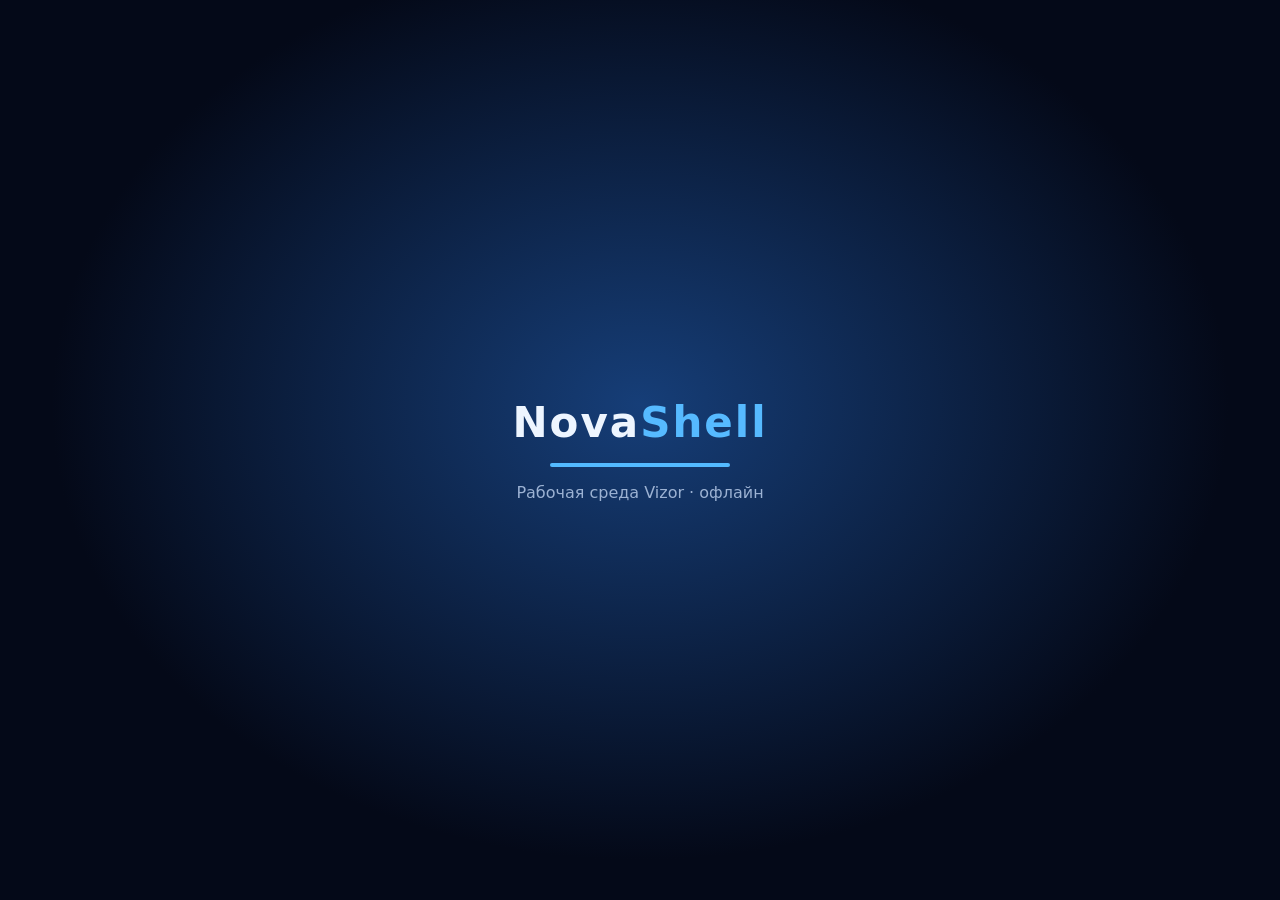
<file: novashell.html>
<!doctype html>
<html lang="ru">
<head>
<meta charset="utf-8">
<meta name="viewport" content="width=device-width,initial-scale=1">
<title>NovaShell — Vizor</title>
<style>
:root{--accent:#39a0ff;--glass:rgba(9,19,42,.82);--line:rgba(180,215,255,.2);--text:#edf5ff;--muted:#9cb2d3}
*{box-sizing:border-box}html,body{margin:0;width:100%;height:100%;overflow:hidden;font-family:Inter,"Segoe UI",system-ui,sans-serif;color:var(--text);background:#06112a}
button,input{font:inherit}button{cursor:pointer;color:inherit}
#wall{position:fixed;inset:0;background:linear-gradient(160deg,transparent 25%,rgba(3,10,30,.05)),radial-gradient(ellipse at 70% 65%,#f77eb6 0%,transparent 20%),radial-gradient(ellipse at 65% 75%,#155ed2 0%,transparent 36%),linear-gradient(160deg,#07112b,#09285b 55%,#30145e);transition:filter .3s}
#wall:before{content:"";position:absolute;inset:0;background-image:radial-gradient(#fff 1px,transparent 1px),radial-gradient(#8fd7ff 1px,transparent 1px);background-size:97px 97px,151px 151px;background-position:0 0,43px 70px;opacity:.5}
#wall:after{content:"";position:absolute;left:-10%;right:-10%;bottom:-18%;height:42%;background:linear-gradient(transparent,rgba(4,12,38,.9)),repeating-linear-gradient(0deg,transparent 0 34px,rgba(63,156,255,.18) 35px 36px);transform:perspective(250px) rotateX(25deg);opacity:.7}
#panel{height:32px;position:fixed;z-index:100;inset:0 0 auto;display:flex;align-items:center;justify-content:space-between;padding:0 12px;background:rgba(5,13,32,.78);border-bottom:1px solid #ffffff18;backdrop-filter:blur(18px);font-size:12px}
#panel .left,#panel .right{display:flex;align-items:center;gap:15px}#brand{font-weight:700;font-size:13px}#panel button{border:0;background:transparent;padding:3px 6px;border-radius:5px}#panel button:hover{background:#ffffff18}
#desktop{position:fixed;inset:32px 0 74px;overflow:hidden}
.dicon{position:absolute;width:88px;min-height:76px;padding:7px 3px;border-radius:10px;text-align:center;cursor:default;text-shadow:0 2px 4px #000;user-select:none;border:1px solid transparent}
.dicon:hover,.dicon.selected{background:#cce7ff22;border-color:#d9efff40}.dicon .emoji{font-size:33px;display:block;filter:drop-shadow(0 3px 4px #0005)}.dicon .label{font-size:11px;line-height:1.2;display:block;margin-top:4px;overflow-wrap:anywhere}
#dock{position:fixed;z-index:100;left:50%;bottom:9px;transform:translateX(-50%);display:flex;align-items:center;gap:7px;padding:7px 10px;background:rgba(7,17,40,.77);border:1px solid #ffffff24;border-radius:19px;box-shadow:0 12px 40px #0005;backdrop-filter:blur(22px);max-width:95vw}
.dockbtn{position:relative;width:48px;height:48px;border:1px solid transparent;border-radius:13px;background:transparent;font-size:25px;display:grid;place-items:center}.dockbtn:hover{background:#ffffff20;transform:translateY(-3px)}.dockbtn .tip{position:absolute;bottom:57px;white-space:nowrap;padding:6px 9px;background:#081329;border:1px solid var(--line);border-radius:7px;font-size:11px;opacity:0;pointer-events:none}.dockbtn:hover .tip{opacity:1}.dockbtn.running:after{content:"";position:absolute;bottom:2px;width:5px;height:5px;border-radius:50%;background:#63c7ff}
.win{position:absolute;display:flex;flex-direction:column;min-width:270px;min-height:160px;width:520px;height:350px;background:rgba(8,19,43,.94);border:1px solid rgba(155,200,255,.3);border-radius:13px;box-shadow:0 24px 70px #0008;overflow:hidden;backdrop-filter:blur(24px);color:#e9f3ff}
.win.focus{border-color:#5bb7ff;box-shadow:0 22px 70px #0009,0 0 0 1px #5bb7ff20}.win.max{left:0!important;top:32px!important;width:100%!important;height:calc(100% - 106px)!important;border-radius:0}
.titlebar{height:39px;flex-shrink:0;display:flex;align-items:center;gap:9px;padding:0 10px 0 13px;background:linear-gradient(90deg,#15284e,#101e3d);border-bottom:1px solid #ffffff12;cursor:grab;user-select:none}.titlebar .appico{font-size:15px}.titlebar .title{font-size:12px;font-weight:600;flex:1}.controls{display:flex;gap:5px}.ctrl{width:25px;height:24px;border:0;border-radius:6px;background:transparent;font-size:13px}.ctrl:hover{background:#ffffff20}.ctrl.close:hover{background:#df5268}
.content{flex:1;min-height:0;overflow:auto;padding:13px;font-size:13px;background:linear-gradient(145deg,#0b1a37,#09152d)}
.toolbar{display:flex;gap:7px;align-items:center;padding:7px;background:#132449;border:1px solid #ffffff12;border-radius:9px;margin-bottom:12px}.toolbar button,.btn{background:#1c3765;border:1px solid #ffffff19;border-radius:7px;padding:7px 10px}.toolbar button:hover,.btn:hover{background:#26508b}.address{flex:1;min-width:40px;background:#07142d;border:1px solid #ffffff1c;border-radius:7px;padding:7px 9px;color:#dbeaff}
.card{background:#102448;border:1px solid #ffffff16;border-radius:11px;padding:13px}.muted{color:var(--muted)}.section{font-size:11px;text-transform:uppercase;letter-spacing:1px;color:#8eaad3;margin:8px 0}
.filegrid{display:grid;grid-template-columns:repeat(auto-fill,minmax(100px,1fr));gap:9px}.fileitem{padding:12px 5px;text-align:center;border-radius:9px;border:1px solid transparent;cursor:pointer;overflow-wrap:anywhere}.fileitem:hover{background:#ffffff0d;border-color:#ffffff16}.fileitem span{display:block;font-size:29px;margin-bottom:7px}.fileitem small{font-size:11px}
.term{height:100%;background:#050d1c;color:#cce3ff;padding:10px;font:12px/1.6 ui-monospace,Consolas,monospace;overflow:auto}.termout{white-space:pre-wrap}.termline{display:flex;gap:7px}.termline b{color:#66e3bc}.termline input{flex:1;min-width:30px;background:transparent;color:#eaf4ff;border:0;outline:0;font:inherit}
.calc{display:grid;grid-template-columns:repeat(4,1fr);gap:7px;max-width:330px;margin:auto}.calc .display{grid-column:1/-1;min-height:62px;background:#061127;border:1px solid #ffffff16;border-radius:10px;padding:13px;text-align:right;font:26px ui-monospace,monospace;overflow:hidden}.calc button{padding:14px 4px;background:#172c50;border:1px solid #ffffff13;border-radius:9px}.calc button.op{background:#1d5796}.calc button.eq{background:#2788e8}.calc button:hover{filter:brightness(1.25)}
.settings-layout{display:grid;grid-template-columns:135px 1fr;gap:14px;min-height:100%}.settings-nav{border-right:1px solid #ffffff18;padding-right:9px}.settings-nav button{display:block;width:100%;text-align:left;margin:3px 0;padding:9px;border:0;border-radius:7px;background:transparent}.settings-nav button.active,.settings-nav button:hover{background:#1a4a89}.wallchoices{display:flex;gap:10px;flex-wrap:wrap}.wallchoice{height:78px;width:110px;border:2px solid transparent;border-radius:9px;cursor:pointer}.wallchoice.active{border-color:#68c7ff;box-shadow:0 0 0 2px #68c7ff33}
#context{display:none;position:fixed;z-index:500;width:205px;padding:5px;background:rgba(8,19,42,.97);border:1px solid #ffffff2b;border-radius:10px;box-shadow:0 15px 45px #0008;backdrop-filter:blur(20px)}#context button{width:100%;display:block;text-align:left;padding:9px 10px;border:0;background:transparent;border-radius:6px;font-size:12px}#context button:hover{background:#24508b}
#toast{position:fixed;z-index:600;right:16px;bottom:82px;max-width:300px;padding:12px 15px;background:rgba(8,19,42,.95);border:1px solid #ffffff25;border-radius:11px;box-shadow:0 10px 35px #0005;opacity:0;transform:translateY(8px);transition:.2s;pointer-events:none;font-size:12px}#toast.show{opacity:1;transform:translateY(0)}
#boot{position:fixed;z-index:1000;inset:0;display:flex;flex-direction:column;align-items:center;justify-content:center;gap:16px;background:radial-gradient(ellipse at 50% 45%,#163e78,#040918 65%);transition:opacity .5s}#boot.hide{opacity:0;pointer-events:none}#boot .logo{font-size:42px;font-weight:800;letter-spacing:2px}#boot .logo span{color:#56baff}#boot .bar{width:180px;height:4px;border-radius:8px;background:#1b3156;overflow:hidden}#boot .bar i{display:block;height:100%;background:#53baff;width:0;animation:load 1.7s forwards}@keyframes load{to{width:100%}}
#clockwidget{position:absolute;left:18px;bottom:15px;padding:14px 17px;width:220px;border:1px solid #ffffff22;border-radius:13px;background:#07152bc9;backdrop-filter:blur(15px);box-shadow:0 10px 35px #0003}#clockbig{font-size:36px;font-weight:300;letter-spacing:1px}#clockdate{font-size:12px;color:#a9c3e8;margin-top:3px}
@media(max-width:720px){.dicon{width:75px}.dicon .emoji{font-size:29px}.win{max-width:calc(100vw - 16px);max-height:calc(100vh - 110px)}#clockwidget{display:none}.dockbtn{width:40px;height:42px;font-size:22px}#dock{gap:3px}.settings-layout{grid-template-columns:100px 1fr}}
</style>
</head>
<body>
<div id="wall"></div>
<header id="panel">
 <div class="left"><button id="start" title="Меню приложений">🌌</button><span id="brand">NovaShell</span><button data-open="apps">Приложения</button><button data-open="fm">Файлы</button><button data-open="settings">Система</button></div>
 <div class="right"><span>◈</span><span>⌁ Wi‑Fi</span><span>🔊</span><span>▣ 75%</span><span id="panelclock">14:37</span></div>
</header>
<div id="desktop">
 <div class="dicon" style="left:12px;top:14px" data-app="windowsweb"><span class="emoji">📁</span><span class="label">windowsweb</span></div>
 <div class="dicon" style="left:104px;top:14px" data-app="builds"><span class="emoji">📁</span><span class="label">windowsweb-builds</span></div>
 <div class="dicon" style="left:196px;top:14px" data-app="pc"><span class="emoji">🖥️</span><span class="label">Этот компьютер</span></div>
 <div class="dicon" style="left:12px;top:112px" data-app="home"><span class="emoji">🏠</span><span class="label">Домашняя папка</span></div>
 <div class="dicon" style="left:104px;top:112px" data-app="browser"><span class="emoji">🌐</span><span class="label">DeepSeek.html</span></div>
 <div class="dicon" style="left:196px;top:112px" data-app="browser"><span class="emoji">🌐</span><span class="label">GigaChat.html</span></div>
 <div class="dicon" style="left:12px;top:210px" data-app="terminal"><span class="emoji">⌨️</span><span class="label">Терминал</span></div>
 <div class="dicon" style="left:104px;top:210px" data-app="obs"><span class="emoji">🎥</span><span class="label">OBS Studio</span></div>
 <div class="dicon" style="left:196px;top:210px" data-app="hmcl"><span class="emoji">⛏️</span><span class="label">HMCL</span></div>
 <div class="dicon" style="left:12px;top:308px" data-app="trash"><span class="emoji">🗑️</span><span class="label">Корзина</span></div>
 <div id="clockwidget"><div id="clockbig">14:37</div><div id="clockdate">29 сентября 2026</div><div class="muted" style="font-size:11px;margin-top:5px">NovaShell · Vizor</div></div>
</div>
<div id="dock"></div><div id="context"></div><div id="toast"></div>
<div id="boot"><div class="logo">Nova<span>Shell</span></div><div class="bar"><i></i></div><div class="muted">Рабочая среда Vizor · офлайн</div></div>
<script>
const $=s=>document.querySelector(s), $$=s=>[...document.querySelectorAll(s)];
let z=20, winCount=0, wins=[], toastTimer;
const wallpaper=[
 'radial-gradient(ellipse at 70% 65%,#f77eb6 0%,transparent 20%),radial-gradient(ellipse at 65% 75%,#155ed2 0%,transparent 36%),linear-gradient(160deg,#07112b,#09285b 55%,#30145e)',
 'radial-gradient(ellipse at 70% 80%,#5ec6b5,transparent 35%),linear-gradient(145deg,#071d31,#145e67 55%,#0a1830)',
 'radial-gradient(ellipse at 65% 65%,#fa8dca,transparent 28%),linear-gradient(145deg,#241044,#8d3f9c 58%,#f6a0aa)'
];
function toast(s){let t=$('#toast');t.textContent=s;t.classList.add('show');clearTimeout(toastTimer);toastTimer=setTimeout(()=>t.classList.remove('show'),2600)}
function setWallpaper(n){$('#wall').style.background=wallpaper[n];$$('.wallchoice').forEach((e,i)=>e.classList.toggle('active',i===n));localStorage.setItem('novawp',n)}
function focusWin(w){wins.forEach(x=>x.classList.toggle('focus',x===w));w.style.zIndex=++z}
function openWin(app,title,body,w=520,h=350,icon='◈'){
 const old=wins.find(x=>x.dataset.app===app&&!x.classList.contains('minimized'));if(old){focusWin(old);return old}
 const el=document.createElement('section');el.className='win focus';el.dataset.app=app;el.style.width=Math.min(w,innerWidth-18)+'px';el.style.height=Math.min(h,innerHeight-110)+'px';el.style.left=Math.max(8,Math.min(90+winCount*24,innerWidth-Math.min(w,innerWidth-18)-8))+'px';el.style.top=Math.max(38,Math.min(48+winCount*20,innerHeight-Math.min(h,innerHeight-110)-80))+'px';winCount++;
 el.innerHTML=`<div class="titlebar"><span class="appico">${icon}</span><span class="title">${title}</span><div class="controls"><button class="ctrl minimize" title="Свернуть">—</button><button class="ctrl maximize" title="Развернуть">□</button><button class="ctrl close" title="Закрыть">×</button></div></div><div class="content">${body}</div>`;
 $('#desktop').appendChild(el);wins.push(el);focusWin(el);
 el.addEventListener('pointerdown',()=>focusWin(el));
 let drag=null;const bar=el.querySelector('.titlebar');bar.addEventListener('pointerdown',e=>{if(e.target.closest('button'))return;if(el.classList.contains('max'))return;focusWin(el);let r=el.getBoundingClientRect();drag={x:e.clientX-r.left,y:e.clientY-r.top};bar.setPointerCapture(e.pointerId)});
 bar.addEventListener('pointermove',e=>{if(!drag)return;el.style.left=Math.max(0,Math.min(innerWidth-el.offsetWidth,e.clientX-drag.x))+'px';el.style.top=Math.max(32,Math.min(innerHeight-100,e.clientY-drag.y))+'px'});
 bar.addEventListener('pointerup',()=>drag=null);bar.addEventListener('pointercancel',()=>drag=null);
 el.querySelector('.close').onclick=()=>{el.remove();wins=wins.filter(x=>x!==el);renderDock()};
 el.querySelector('.minimize').onclick=()=>{el.style.display='none';el.classList.add('minimized');renderDock()};
 el.querySelector('.maximize').onclick=()=>el.classList.toggle('max');
 renderDock();return el;
}
const dockApps=[['📁','Файлы','fm'],['🌐','Браузер','browser'],['⌨️','Терминал','terminal'],['🧮','Калькулятор','calc'],['⚙️','Настройки','settings'],['🛍️','Магазин','store'],['🗑️','Корзина','trash']];
function renderDock(){$('#dock').innerHTML='';dockApps.forEach(([ic,n,a])=>{let b=document.createElement('button');b.className='dockbtn'+(wins.some(w=>w.dataset.app===a)?' running':'');b.innerHTML=ic+`<span class="tip">${n}</span>`;b.onclick=()=>{let w=wins.find(x=>x.dataset.app===a);if(w){w.style.display='flex';w.classList.remove('minimized');focusWin(w)}else launch(a)};$('#dock').appendChild(b)})}
const iconFiles={windowsweb:['Папка windowsweb','📁'],builds:['Архив сборок','📁'],pc:['Этот компьютер','🖥️'],home:['Домашняя папка','🏠'],browser:['Браузер','🌐'],terminal:['Терминал','⌨️'],obs:['OBS Studio','🎥'],hmcl:['HMCL','⛏️'],trash:['Корзина','🗑️']};
function launch(app){
 if(app==='fm'||app==='windowsweb'||app==='builds'||app==='home')return fileManager(app);
 if(app==='pc')return openWin('pc','Этот компьютер',`<div class="section">Устройства и диски</div><div class="card">💽 <b>Файловая система /</b><p class="muted">Deepin 25 · виртуальный диск</p><div style="height:7px;background:#263b5d;border-radius:5px"><div style="height:100%;width:38%;background:#3da7ff;border-radius:5px"></div></div><small class="muted">58 ГБ занято из 512 ГБ (демо)</small></div><p class="card">🧠 Память · ⚡ Процессор · 🎮 Графика</p>`,460,280,'🖥️');
 if(app==='browser')return browser();
 if(app==='terminal')return terminal();
 if(app==='calc')return calculator();
 if(app==='settings')return settings();
 if(app==='trash')return openWin('trash','Корзина',`<div class="card" style="text-align:center;padding:40px">🗑️<h3>Корзина пуста</h3><p class="muted">Здесь пока ничего нет.</p></div>`,380,230,'🗑️');
 if(app==='obs')return openWin('obs','OBS Studio · демо',`<div class="card"><h2>🎥 OBS Studio</h2><p>Виртуальная демонстрация интерфейса</p><p class="muted">Сцена: Рабочий стол · Источник: Экран (макет)</p><button class="btn" onclick="toast('Демо: запись не создаётся')">⏺ Начать запись</button></div>`,440,260,'🎥');
 if(app==='hmcl')return openWin('hmcl','HMCL — Minecraft',`<div class="card"><h2>⛏️ Minecraft Launcher</h2><p>Профиль: Fabric 1.16.5</p><p class="muted">Это макет лаунчера; настоящая игра не запускается.</p><button class="btn" onclick="toast('Мир «Nova» готов… в демо 😄')">▶ Запустить</button></div>`,420,250,'⛏️');
 if(app==='store'||app==='apps')return openWin('apps','Приложения',`<div class="filegrid">${dockApps.map(([ic,n,a])=>`<div class="fileitem" onclick="launch('${a}')"><span>${ic}</span><small>${n}</small></div>`).join('')}</div>`,440,320,'🌌');
}
function fileManager(app='fm'){
 const names=app==='windowsweb'?['vssesuperbild.html','opencode.html','DEEPSEEK.html','deepseek.html','gigschat.html','prompt.txt','index.html','README.md']:app==='builds'?['index.html','styles.css','gallery.js','README.md','DEEPSEEK.html','gigschat.html','prompt.txt']:['Desktop','Documents','Downloads','Music','Pictures','Videos','.config','.local','windowsweb','windowsweb-builds'];
 const title=app==='home'?'Домашняя папка':app==='windowsweb'?'windowsweb':app==='builds'?'windowsweb-builds': 'Файлы';
 const body=`<div class="toolbar"><button onclick="toast('Назад')">‹</button><button onclick="toast('Вперёд')">›</button><button onclick="fileManager('fm')">⌂</button><input class="address" value="${title}" readonly><button onclick="toast('Поиск в демо')">⌕</button></div><div class="section"> ${title}</div><div class="filegrid">${names.map(n=>{let dir=!n.includes('.');let ico=dir?'📁':n.endsWith('.html')?'🌐':n.endsWith('.md')||n.endsWith('.txt')?'📄':n.endsWith('.css')?'🎨':'🧩';return `<div class="fileitem" onclick="toast('${n.replace(/'/g,'')} · виртуальный файл')"><span>${ico}</span><small>${n}</small></div>`}).join('')}</div>`;
 return openWin('fm','Файлы — '+title,body,570,390,'📁');
}
function browser(){return openWin('browser','Браузер',`<div class="toolbar"><button onclick="toast('Назад')">‹</button><button onclick="toast('Обновлено')">↻</button><input class="address" id="url" value="https://vany201847dody-art.github.io/windowsweb/"><button onclick="goUrl()">Перейти</button></div><div class="card" style="background:linear-gradient(130deg,#102d62,#0c1a39);padding:20px"><div style="font-size:11px;color:#83caff">VIZOR · WEB PROJECTS</div><h2 style="margin:8px 0">Сборки Windows в браузере</h2><p class="muted">Проект windowsweb — один HTML, много возможностей.</p><div class="filegrid"><div class="fileitem" onclick="window.open('https://vany201847dody-art.github.io/windowsweb/','_blank')"><span>🪟</span><small>Итоговая ОС</small></div><div class="fileitem" onclick="window.open('https://vany201847dody-art.github.io/windowsweb-builds/','_blank')"><span>🗂️</span><small>Галерея сборок</small></div><div class="fileitem" onclick="window.open('https://github.com/vany201847dody-art/windowsweb','_blank')"><span>🐙</span><small>GitHub</small></div></div></div><p class="muted">Офлайн-оболочка. Ссылки открываются в новой вкладке, если интернет доступен.</p>`,590,380,'🌐')}
function goUrl(){let u=$('#url')?.value;if(u){if(!/^https?:\/\//i.test(u))u='https://'+u;window.open(u,'_blank')}}
function calculator(){let el=openWin('calc','Калькулятор',`<div class="calc"><div class="display" id="display">0</div>${['C','(',')','÷','7','8','9','×','4','5','6','−','1','2','3','+','0','.','⌫','='].map(k=>`<button class="${['÷','×','−','+'].includes(k)?'op':''} ${k==='='?'eq':''}" data-key="${k}">${k}</button>`).join('')}</div>`,320,390,'🧮');let val='';const out=el.querySelector('#display');el.querySelectorAll('[data-key]').forEach(b=>b.onclick=()=>{let k=b.dataset.key;if(k==='C')val='';else if(k==='⌫')val=val.slice(0,-1);else if(k==='='){try{let exp=val.replace(/×/g,'*').replace(/÷/g,'/').replace(/−/g,'-');if(!/^[0-9+\-*/().\s]+$/.test(exp))throw 0;let result=Function('"use strict";return ('+exp+')')();val=Number.isFinite(result)?String(result):'Ошибка'}catch{val='Ошибка'}}else val+=k;out.textContent=val||'0'});return el}
function terminal(){let el=openWin('terminal','Терминал',`<div class="term" id="term"><div class="termout" id="termout">NovaShell terminal 1.0 · виртуальная среда\nВведите <b>help</b> для списка команд.\n</div><div class="termline"><b>vizor@nova:~$</b><input id="cmd" autocomplete="off" spellcheck="false"></div></div>`,600,370,'⌨️');let input=el.querySelector('#cmd'),out=el.querySelector('#termout'),term=el.querySelector('#term');input.focus();input.onkeydown=e=>{if(e.key!=='Enter')return;let c=input.value.trim(),p=c.split(/\s+/),cmd=p[0];out.innerHTML+=`\n<span style="color:#68baff">vizor@nova:~$ ${escapeHTML(c)}</span>\n`;let result={'help':'Команды: help, whoami, uname, neofetch, ls, date, echo, pwd, clear, fastfetch','whoami':'vizor','uname':'Linux nova-shell 6.6-deepin x86_64 GNU/Linux','ls':'Desktop/  Documents/  Downloads/  windowsweb/  windowsweb-builds/  prompt.txt','pwd':'/home/vizor','date':new Date().toLocaleString('ru-RU'),'neofetch':'       ◢████◣     vizor@nova\n      ◢██████◣    OS: Deepin 25 (макет)\n      ◥██████◤    DE: NovaShell / XFCE-inspired\n       ◥████◤     Kernel: 6.6-deepin\n                  Terminal: NovaTerm\n                  Статус: работает в браузере','fastfetch':'NovaShell 1.0 · Vizor · офлайн'};if(!c){}else if(cmd==='clear'){out.textContent=''}else if(cmd==='echo')out.textContent+='\n'+c.slice(5);else if(result[cmd])out.textContent+='\n'+result[cmd];else if(cmd==='sudo')out.textContent+='\nsudo: в виртуальной оболочке права администратора не реализованы';else if(cmd==='rm')out.textContent+='\nОперация над реальными файлами невозможна: это безопасная симуляция.';else out.textContent+=`\nbash: ${cmd}: команда не найдена`;input.value='';term.scrollTop=term.scrollHeight};return el}
function escapeHTML(s){return s.replace(/[&<>"]/g,c=>({'&':'&amp;','<':'&lt;','>':'&gt;','"':'&quot;'}[c]))}
function settings(){let el=openWin('settings','Настройки',`<div class="settings-layout"><nav class="settings-nav"><button class="active" data-tab="wall">🎨 Обои</button><button data-tab="about">ℹ️ О системе</button><button data-tab="appearance">✨ Внешний вид</button><button data-tab="power">⏻ Питание</button></nav><div id="settingbody"><h3>Обои рабочего стола</h3><p class="muted">Выбери настроение для NovaShell.</p><div class="wallchoices">${wallpaper.map((wp,i)=>`<div class="wallchoice" data-wall="${i}" style="background:${wp}"></div>`).join('')}</div><p class="muted">Выбор сохраняется в браузере.</p></div></div>`,560,320,'⚙️');const content=el.querySelector('#settingbody');el.querySelectorAll('[data-wall]').forEach(b=>b.onclick=()=>setWallpaper(+b.dataset.wall));el.querySelectorAll('[data-tab]').forEach(b=>b.onclick=()=>{el.querySelectorAll('[data-tab]').forEach(x=>x.classList.toggle('active',x===b));let tab=b.dataset.tab;if(tab==='wall')content.innerHTML=`<h3>Обои рабочего стола</h3><p class="muted">Выбери настроение для NovaShell.</p><div class="wallchoices">${wallpaper.map((wp,i)=>`<div class="wallchoice ${i===+(localStorage.getItem('novawp')||0)?'active':''}" data-wall="${i}" style="background:${wp}"></div>`).join('')}</div><p class="muted">Выбор сохраняется в браузере.</p>`;if(tab==='about')content.innerHTML=`<h3>NovaShell</h3><div class="card"><div style="font-size:25px">🌌 NovaShell 1.0</div><p>Автор: <b>Vizor</b></p><p>Основа макета: Deepin 25 · XFCE-inspired</p><p>Сборка: 10.0.99999 · 2026</p><p class="muted">Однофайловая офлайн-симуляция рабочего стола. Не является настоящей операционной системой.</p></div>`;if(tab==='appearance')content.innerHTML=`<h3>Внешний вид</h3><p>Акцентный цвет интерфейса</p><div class="wallchoices"><button class="btn" onclick="document.documentElement.style.setProperty('--accent','#39a0ff')">Синий</button><button class="btn" onclick="document.documentElement.style.setProperty('--accent','#b46aff')">Фиолетовый</button><button class="btn" onclick="document.documentElement.style.setProperty('--accent','#42d6b0')">Бирюзовый</button></div><p class="muted">Цвет применяется к активным элементам.</p>`;if(tab==='power')content.innerHTML=`<h3>Питание</h3><div class="card"><p>🔒 Блокировка экрана</p><button class="btn" onclick="lockScreen()">Заблокировать</button><p>↻ Перезапуск оболочки</p><button class="btn" onclick="location.reload()">Перезагрузить макет</button></div>`;content.querySelectorAll('[data-wall]').forEach(x=>x.onclick=()=>setWallpaper(+x.dataset.wall))});setWallpaper(+(localStorage.getItem('novawp')||0));return el}
function lockScreen(){$('#boot').classList.remove('hide');$('#boot').querySelector('.logo').innerHTML='Экран <span>заблокирован</span>';$('#boot').querySelector('.muted').textContent='Нажми, чтобы вернуться на рабочий стол'}
function about(){return launch('settings')}
function showContext(x,y){let c=$('#context');c.innerHTML='';[['🎨 Сменить обои',()=>settings()],['📁 Файлы',()=>launch('fm')],['⌨️ Терминал',()=>launch('terminal')],['🧮 Калькулятор',()=>launch('calc')],['ℹ️ О системе',()=>{let w=launch('settings');w.querySelector('[data-tab="about"]').click()}],['🔒 Заблокировать',lockScreen],['↻ Перезагрузить',()=>location.reload()]].forEach(([t,fn])=>{let b=document.createElement('button');b.textContent=t;b.onclick=()=>{c.style.display='none';fn()};c.appendChild(b)});c.style.display='block';c.style.left=Math.min(x,innerWidth-215)+'px';c.style.top=Math.min(y,innerHeight-290)+'px'}
$('#desktop').addEventListener('contextmenu',e=>{e.preventDefault();showContext(e.clientX,e.clientY)});addEventListener('click',e=>{if(!e.target.closest('#context'))$('#context').style.display='none'});$$('.dicon').forEach(el=>{el.addEventListener('click',()=>{$$('.dicon').forEach(x=>x.classList.remove('selected'));el.classList.add('selected')});el.addEventListener('dblclick',()=>launch(el.dataset.app))});$('#panel').querySelectorAll('[data-open]').forEach(b=>b.onclick=()=>launch(b.dataset.open));$('#start').onclick=()=>launch('apps');$('#boot').onclick=()=>{$('#boot').classList.add('hide');if($('#boot .logo').textContent.includes('заблокирован')){$('#boot .logo').innerHTML='Nova<span>Shell</span>';$('#boot .muted').textContent='Рабочая среда Vizor · офлайн'}};
function tick(){let d=new Date();$('#panelclock').textContent=d.toLocaleTimeString('ru-RU',{hour:'2-digit',minute:'2-digit'});$('#clockbig').textContent=d.toLocaleTimeString('ru-RU',{hour:'2-digit',minute:'2-digit'});$('#clockdate').textContent=d.toLocaleDateString('ru-RU',{day:'numeric',month:'long',year:'numeric'})}tick();setInterval(tick,1000);setTimeout(()=>$('#boot').classList.add('hide'),1800);setWallpaper(+(localStorage.getItem('novawp')||0));renderDock();
</script>
</body>
</html>
</file>
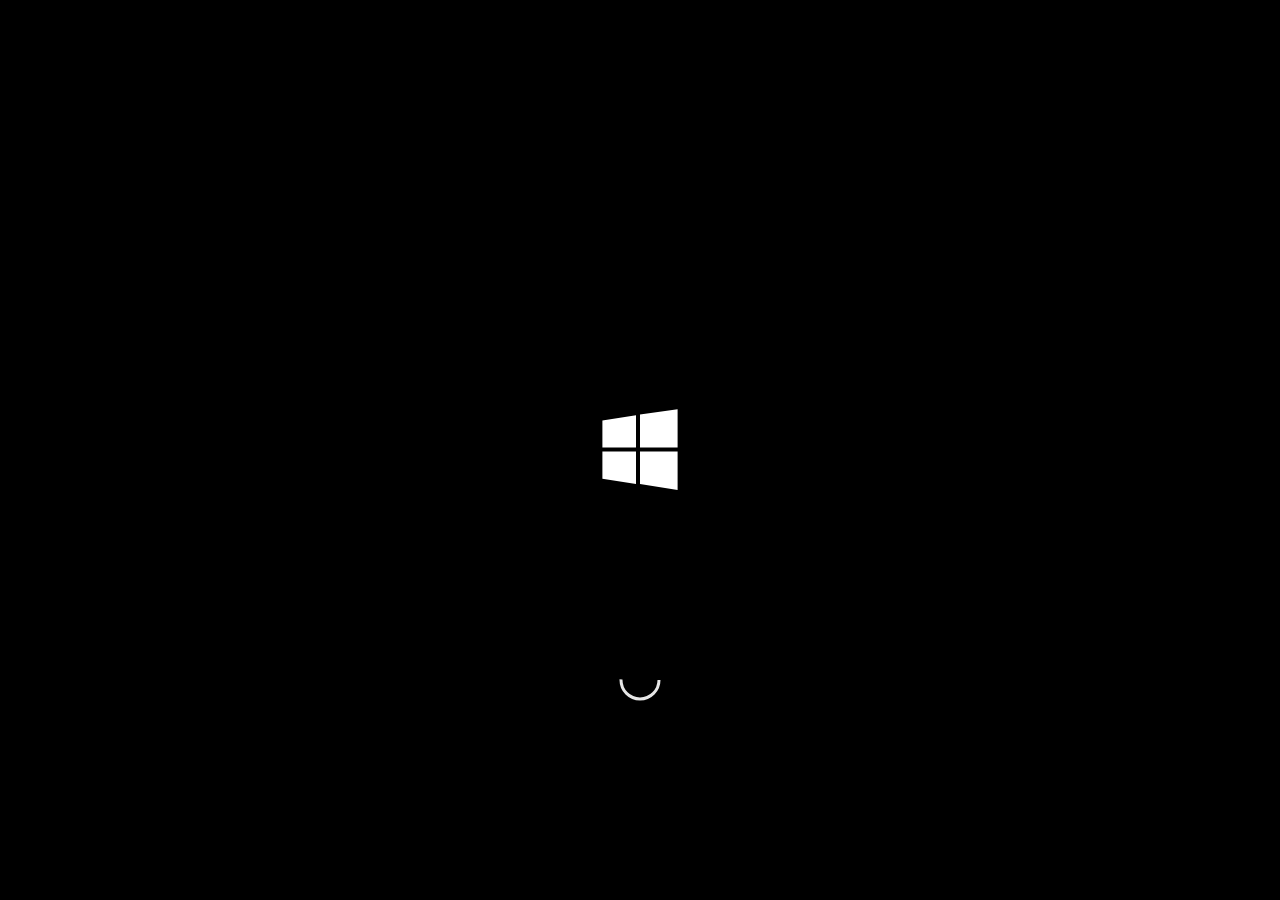
<file: vssesuperbild.html>
<!DOCTYPE html>
<html lang="ru">
<head>
<meta charset="utf-8">
<meta name="viewport" content="width=device-width,initial-scale=1">
<title>Windows 11</title>
<style>
/* ================= BASE ================= */
*{box-sizing:border-box}
html,body{height:100%;margin:0;overflow:hidden;background:#000}
body{
  font-family:'Segoe UI Variable Text','Segoe UI',system-ui,-apple-system,'Noto Sans',Arial,sans-serif;
  font-size:14px;color:var(--txt);-webkit-font-smoothing:antialiased;user-select:none;
}
body.theme-dark{color-scheme:dark}
:root{
  --accent:#0078d4;--accent-fg:#fff;
  --txt:#101010;--txt2:#5b5b5b;--txt3:#8b8b8b;
  --stroke:rgba(0,0,0,.09);--stroke2:rgba(0,0,0,.17);
  --surface:rgba(243,243,243,.72);--surface2:rgba(255,255,255,.55);
  --solid:#f3f3f3;--card:rgba(255,255,255,.72);
  --hover:rgba(0,0,0,.05);--press:rgba(0,0,0,.09);
  --field:#ffffff;--field-stroke:rgba(0,0,0,.12);
  --shadow:0 30px 60px rgba(0,0,0,.3),0 2px 10px rgba(0,0,0,.16);
  --blur:blur(36px) saturate(1.7);
}
body.theme-dark{
  --surface:rgba(28,28,28,.68);--surface2:rgba(60,60,60,.42);
  --solid:#1f1f1f;--card:rgba(43,43,43,.6);
  --hover:rgba(255,255,255,.06);--press:rgba(255,255,255,.1);
  --field:rgba(255,255,255,.05);--field-stroke:rgba(255,255,255,.1);
  --txt:#f0f0f0;--txt2:#c6c6c6;--txt3:#9a9a9a;
  --stroke:rgba(255,255,255,.09);--stroke2:rgba(255,255,255,.18);
  --shadow:0 30px 70px rgba(0,0,0,.55),0 2px 12px rgba(0,0,0,.45);
}
svg{display:block}
button{font:inherit;color:inherit;background:none;border:0;cursor:default;padding:0}
input,textarea{font:inherit}
.ic{width:24px;height:24px;flex:0 0 auto;stroke:currentColor;fill:none;stroke-width:1.6;stroke-linecap:round;stroke-linejoin:round}
.ic.solid{fill:currentColor;stroke:none}
::-webkit-scrollbar{width:12px;height:12px}
::-webkit-scrollbar-thumb{background:var(--txt3);border:4px solid transparent;background-clip:content-box;border-radius:8px}
::-webkit-scrollbar-thumb:hover{background:var(--txt2);border:3px solid transparent;background-clip:content-box}
::-webkit-scrollbar-track{background:transparent}
.hide{display:none!important}

/* ================= BOOT / LOCK ================= */
#boot{position:fixed;inset:0;background:#000;z-index:9000;display:flex;flex-direction:column;align-items:center;justify-content:center;gap:0;transition:opacity .6s}
#boot .logo{width:96px;height:96px;color:#fff}
#boot .ring{position:absolute;bottom:22vh;width:44px;height:44px;animation:spin 1.6s linear infinite}
#boot .ring circle{fill:none;stroke:#fff;stroke-width:3;opacity:.9;stroke-dasharray:60 200}
@keyframes spin{to{transform:rotate(360deg)}}
#lock{position:fixed;inset:0;z-index:8500;display:flex;flex-direction:column;align-items:center;justify-content:center;cursor:pointer;transition:transform .45s cubic-bezier(.3,0,.2,1),opacity .45s;color:#fff;text-align:center}
#lock .lt{font-size:104px;font-weight:600;line-height:1;letter-spacing:-3px;text-shadow:0 4px 40px rgba(0,0,0,.45);font-weight:300}
#lock .ld{font-size:30px;font-weight:400;margin-top:8px;text-shadow:0 2px 20px rgba(0,0,0,.4)}
#lock .lhint{position:absolute;bottom:8vh;font-size:14px;opacity:.85}
#lock.lifting{transform:translateY(-90px);opacity:0}
#lockSub{position:fixed;inset:0;z-index:8600;display:none;align-items:center;justify-content:center;color:#fff;cursor:pointer}
#lockSub .box{display:flex;flex-direction:column;align-items:center;gap:16px}
#lockSub .av{width:132px;height:132px;border-radius:50%;background:linear-gradient(140deg,#3b82f6,#8b5cf6);display:grid;place-items:center;font-size:52px;font-weight:600;box-shadow:0 10px 40px rgba(0,0,0,.5)}
#lockSub .nm{font-size:30px;font-weight:400}
#lockSub .pw{width:280px;display:flex;align-items:center;background:rgba(255,255,255,.16);border:1px solid rgba(255,255,255,.35);border-radius:4px;padding:0 10px;backdrop-filter:blur(10px)}
#lockSub .pw input{flex:1;background:none;border:0;outline:0;color:#fff;padding:9px 6px;font-size:14px}
#lockSub .pw input::placeholder{color:rgba(255,255,255,.75)}
#lockSub .hint{font-size:13px;opacity:.85}
#black{position:fixed;inset:0;background:#000;z-index:9500;display:none;align-items:center;justify-content:center;color:#d0d0d0;font-size:20px;flex-direction:column;gap:18px;text-align:center;padding:20px}

/* ================= DESKTOP ================= */
#os{position:fixed;inset:0;overflow:hidden}
#wall{position:absolute;inset:0;background-size:cover;background-position:center;transition:opacity .5s}
#vignette{position:absolute;inset:0;pointer-events:none;box-shadow:inset 0 0 180px rgba(0,0,0,.28)}
#icons{position:absolute;inset:0 0 48px 0;padding:8px 6px;display:flex;flex-direction:column;flex-wrap:wrap;align-content:flex-start;gap:2px}
.dicon{width:88px;padding:8px 4px 6px;border-radius:4px;display:flex;flex-direction:column;align-items:center;gap:5px;text-align:center;cursor:default;border:1px solid transparent}
.dicon .lbl{font-size:12px;color:#fff;text-shadow:0 1px 3px rgba(0,0,0,.85);line-height:1.25;max-width:100%;word-break:break-word}
.dicon:hover{background:rgba(255,255,255,.12);border-color:rgba(255,255,255,.18)}
.dicon.sel{background:rgba(0,120,215,.35);border-color:rgba(120,180,255,.5)}
.dicon.sel:hover{background:rgba(0,120,215,.45)}

/* ================= TASKBAR ================= */
#taskbar{position:absolute;left:0;right:0;bottom:0;height:48px;z-index:600;display:flex;align-items:center;background:var(--surface);backdrop-filter:var(--blur);-webkit-backdrop-filter:var(--blur);border-top:1px solid var(--stroke2)}
#tbLeft{width:220px;display:flex;align-items:center;gap:4px;padding-left:8px}
#tbRight{margin-left:auto;display:flex;align-items:center;height:100%}
#tbCenter{position:absolute;left:50%;top:0;height:48px;transform:translateX(-50%);display:flex;align-items:center;gap:2px}
.tbi{width:40px;height:40px;display:grid;place-items:center;border-radius:5px;position:relative;color:var(--txt)}
.tbi:hover{background:var(--hover)}
.tbi:active{background:var(--press);transform:scale(.94)}
.tbi.on{background:var(--hover)}
.tbi .ic{width:24px;height:24px}
.tbi.win-app{width:44px;height:40px;display:flex;align-items:center;justify-content:center}
.tbi.win-app img,.tbi.win-app .ic{width:24px;height:24px}
.tbi.win-app .u{position:absolute;bottom:2px;left:50%;transform:translateX(-50%);height:3px;border-radius:2px;background:var(--txt);width:6px;transition:width .18s,width .18s}
.tbi.win-app.run .u{width:16px}
.tbi.win-app.act .u{width:17px;background:var(--accent)}
.tbi.win-app.min .u{width:6px;background:var(--txt3);height:2px;bottom:4px}
.tbi.start svg{width:22px;height:22px}
#traybtn{display:flex;align-items:center;gap:12px;height:48px;padding:0 10px 0 12px;border-radius:0}
#traybtn:hover{background:var(--hover)}
#tray{height:100%;padding:0 10px 0 8px}
#tray .grp{display:flex;align-items:center;gap:10px;padding:0 8px;height:100%}
#tray .grp:hover{background:var(--hover)}
#tray svg{width:16px;height:16px}
#clock{text-align:right;line-height:1.35;padding:0 8px;height:100%;display:flex;flex-direction:column;justify-content:center}
#clock .d{font-size:12px;color:var(--txt2)}
#showdesk{width:10px;height:100%;border-left:1px solid var(--stroke2)}
#showdesk:hover{background:var(--hover)}
.tbsep{width:1px;height:22px;background:var(--stroke2);margin:0 2px}
.peek{position:absolute;z-index:700;background:var(--surface);backdrop-filter:var(--blur);-webkit-backdrop-filter:var(--blur);border:1px solid var(--stroke2);border-radius:8px;box-shadow:var(--shadow);color:var(--txt)}

/* ================= START ================= */
#start{position:absolute;bottom:58px;left:50%;transform:translateX(-50%) translateY(14px);width:640px;height:min(730px,calc(100vh - 90px));z-index:650;border-radius:8px;background:var(--surface);backdrop-filter:var(--blur);-webkit-backdrop-filter:var(--blur);border:1px solid var(--stroke2);box-shadow:var(--shadow);display:none;flex-direction:column;opacity:0;transition:opacity .16s,transform .16s}
#start.open{display:flex;opacity:1;transform:translateX(-50%) translateY(0)}
#startSearch{margin:32px 56px 22px;height:36px;border-radius:18px;background:var(--field);border:1px solid var(--field-stroke);display:flex;align-items:center;gap:10px;padding:0 14px}
#startSearch input{flex:1;background:none;border:0;outline:0;color:var(--txt);font-size:14px}
#startSearch .ic{width:17px;height:17px;color:var(--txt2)}
#startBody{flex:1;overflow:auto;padding:0 56px 8px}
#startFoot{height:64px;display:flex;align-items:center;padding:0 56px;background:var(--surface2);border-top:1px solid var(--stroke);border-radius:0 0 8px 8px}
#startFoot .who{display:flex;align-items:center;gap:12px;padding:6px 10px;border-radius:5px;flex:1}
#startFoot .who:hover{background:var(--hover)}
#startFoot .av{width:32px;height:32px;border-radius:50%;background:linear-gradient(140deg,#3b82f6,#8b5cf6);display:grid;place-items:center;color:#fff;font-weight:600}
.sHead{display:flex;align-items:center;justify-content:space-between;margin:6px 0 12px}
.sHead b{font-size:14px;font-weight:600}
.sHead .all{padding:5px 12px;border-radius:5px;background:var(--surface2);border:1px solid var(--stroke);font-size:12px;color:var(--txt2)}
.sHead .all:hover{background:var(--hover)}
.pgrid{display:grid;grid-template-columns:repeat(6,1fr);gap:2px}
.pitem{height:88px;display:flex;flex-direction:column;align-items:center;justify-content:center;gap:6px;border-radius:5px;padding:6px 2px;text-align:center}
.pitem:hover{background:var(--hover)}
.pitem:active{background:var(--press);transform:scale(.97)}
.pitem .ic{width:32px;height:32px}
.pitem span{font-size:12px;line-height:1.2;max-width:100%}
.rec{display:flex;align-items:center;gap:12px;height:52px;padding:0 10px;border-radius:5px}
.rec:hover{background:var(--hover)}
.rec .ic{width:30px;height:30px}
.rec .t{font-size:13px}
.rec .s{font-size:11px;color:var(--txt3)}
#powerMenu{position:absolute;bottom:6px;right:6px;z-index:700;min-width:210px;background:var(--surface);backdrop-filter:var(--blur);border:1px solid var(--stroke2);border-radius:8px;box-shadow:var(--shadow);padding:6px;display:none}
#powerMenu .mi{display:flex;align-items:center;gap:12px;height:38px;padding:0 12px;border-radius:5px;width:100%;text-align:left}
#powerMenu .mi:hover{background:var(--hover)}
#powerMenu .mi .ic{width:17px;height:17px}

/* ================= PANELS ================= */
#qset{position:absolute;right:8px;bottom:58px;width:364px;z-index:650;border-radius:8px;background:var(--surface);backdrop-filter:var(--blur);-webkit-backdrop-filter:var(--blur);border:1px solid var(--stroke2);box-shadow:var(--shadow);padding:18px 16px;display:none;transform:translateY(12px);opacity:0;transition:.16s}
#qset.open{display:block;transform:none;opacity:1}
.qgrid{display:grid;grid-template-columns:repeat(3,1fr);gap:8px;margin-bottom:16px}
.qbtn{height:62px;border-radius:5px;background:var(--surface2);border:1px solid var(--stroke);display:flex;flex-direction:column;align-items:center;justify-content:center;gap:6px;font-size:11px;color:var(--txt2)}
.qbtn .ic{width:18px;height:18px}
.qbtn:hover{background:var(--hover)}
.qbtn.on{background:var(--accent);color:var(--accent-fg);border-color:transparent}
.slider{display:flex;align-items:center;gap:12px;height:36px;padding:0 8px;border-radius:5px}
.slider:hover{background:var(--hover)}
.slider .ic{width:17px;height:17px}
input[type=range]{-webkit-appearance:none;appearance:none;height:4px;border-radius:2px;background:var(--stroke2);flex:1;outline:0}
input[type=range]::-webkit-slider-thumb{-webkit-appearance:none;width:20px;height:20px;border-radius:50%;background:var(--accent);border:4px solid var(--solid);box-shadow:0 0 0 1px var(--stroke2);cursor:default}
input[type=range]::-moz-range-thumb{width:16px;height:16px;border-radius:50%;background:var(--accent);border:3px solid var(--solid)}
#notif{position:absolute;right:8px;bottom:58px;width:364px;max-height:min(640px,calc(100vh - 90px));z-index:650;border-radius:8px;background:var(--surface);backdrop-filter:var(--blur);border:1px solid var(--stroke2);box-shadow:var(--shadow);display:none;flex-direction:column;transform:translateY(12px);opacity:0;transition:.16s}
#notif.open{display:flex;transform:none;opacity:1}
.ncard{background:var(--card);border:1px solid var(--stroke);border-radius:6px;padding:12px 14px;margin-bottom:8px;display:flex;gap:12px}
.ncard .ic{width:22px;height:22px}
.ncard .t{font-size:13px;font-weight:600}
.ncard .s{font-size:12px;color:var(--txt2)}
#calHead{display:flex;align-items:center;gap:6px;padding:12px 12px 8px}
#calHead b{flex:1;text-align:center;font-weight:600}
.calNav{width:30px;height:30px;border-radius:5px;display:grid;place-items:center}
.calNav:hover{background:var(--hover)}
#calGrid{display:grid;grid-template-columns:repeat(7,1fr);gap:2px;padding:0 12px 14px;text-align:center}
#calGrid .dw{font-size:12px;color:var(--txt3);padding:4px 0}
#calGrid .d{height:36px;display:grid;place-items:center;border-radius:50%;font-size:13px;position:relative}
#calGrid .d:hover{background:var(--hover)}
#calGrid .d.off{color:var(--txt3);opacity:.55}
#calGrid .d.today{background:var(--accent);color:var(--accent-fg);font-weight:600}
#calGrid .d.sel{outline:1px solid var(--accent)}
#calTime{padding:0 12px 16px;font-size:13px;color:var(--txt2);text-align:center}
#widgets{position:absolute;left:8px;bottom:58px;width:436px;max-height:min(660px,calc(100vh - 90px));z-index:650;border-radius:8px;background:var(--surface);backdrop-filter:var(--blur);border:1px solid var(--stroke2);box-shadow:var(--shadow);display:none;flex-direction:column;transform:translateY(12px);opacity:0;transition:.16s}
#widgets.open{display:flex;transform:none;opacity:1}
#wHead{display:flex;align-items:center;padding:14px 16px 10px;font-size:15px;font-weight:600}
.wcard{margin:0 12px 12px;border-radius:8px;padding:14px;background:var(--card);border:1px solid var(--stroke);position:relative;overflow:hidden}
.weather{display:flex;align-items:center;gap:14px}
.weather .t{font-size:38px;line-height:1}
.weather .l{font-size:13px;color:var(--txt2)}
.spark{display:flex;align-items:flex-end;gap:6px;height:60px;margin-top:10px}
.spark i{flex:1;border-radius:4px 4px 2px 2px;background:linear-gradient(180deg,var(--accent),rgba(0,120,215,.25))}
.wlist .wi{display:flex;gap:12px;align-items:flex-start;padding:9px 4px;border-radius:6px}
.wlist .wi:hover{background:var(--hover)}
.wlist .ic{width:20px;height:20px;color:var(--accent)}
#searchp{position:absolute;bottom:58px;left:50%;transform:translateX(-50%) translateY(14px);width:680px;max-height:min(680px,calc(100vh - 90px));z-index:650;border-radius:8px;background:var(--surface);backdrop-filter:var(--blur);border:1px solid var(--stroke2);box-shadow:var(--shadow);display:none;flex-direction:column;opacity:0;transition:.16s}
#searchp.open{display:flex;opacity:1;transform:translateX(-50%)}
#searchp .bar{margin:26px 40px 18px;height:38px;border-radius:19px;background:var(--field);border:1px solid var(--field-stroke);display:flex;align-items:center;gap:10px;padding:0 16px}
#searchp .bar input{flex:1;background:none;border:0;outline:0;color:var(--txt);font-size:14px}
#searchp .res{padding:0 26px 20px;overflow:auto}
#searchp .rs{display:flex;align-items:center;gap:14px;height:56px;padding:0 12px;border-radius:5px}
#searchp .rs:hover,.#searchp .rs.hl{background:var(--hover)}
#searchp .rs .ic{width:26px;height:26px}
#searchp .rs .t{font-size:13px}
#searchp .rs .s{font-size:11px;color:var(--txt3)}

/* ================= TASK VIEW ================= */
#taskview{position:absolute;inset:0;z-index:640;display:none;background:rgba(0,0,0,.32);backdrop-filter:blur(18px);-webkit-backdrop-filter:blur(18px);flex-direction:column;padding:70px 60px 20px}
#tvGrid{flex:1;display:flex;flex-wrap:wrap;gap:22px;align-content:center;justify-content:center;overflow:auto}
.tvcard{width:280px;border-radius:8px;padding:10px;background:rgba(255,255,255,.1);border:1px solid rgba(255,255,255,.16);cursor:default;transition:.12s}
.tvcard:hover{background:rgba(255,255,255,.2);outline:2px solid rgba(255,255,255,.5)}
.tvthumb{height:160px;border-radius:5px;background:var(--solid);border:1px solid var(--stroke2);overflow:hidden;display:flex;flex-direction:column}
.tvthumb .h{height:26px;display:flex;align-items:center;gap:6px;padding:0 8px;font-size:11px;border-bottom:1px solid var(--stroke)}
.tvthumb .b{flex:1;padding:8px;font-size:11px;color:var(--txt2);overflow:hidden}
.tvcard .cap{display:flex;align-items:center;gap:8px;padding:8px 4px 2px;color:#fff;font-size:12px}
.tvcard .cap .x{margin-left:auto;width:22px;height:22px;border-radius:4px;display:grid;place-items:center}
.tvcard .cap .x:hover{background:rgba(255,255,255,.2)}
#tvDesks{display:flex;align-items:center;justify-content:center;gap:20px;padding:16px}
#tvDesks .dk{width:170px;height:96px;border-radius:6px;background:rgba(255,255,255,.12);border:2px solid rgba(255,255,255,.5);background-size:cover;background-position:center;display:grid;place-items:center;color:#fff;font-size:12px}
#tvDesks .add{width:170px;height:96px;border-radius:6px;border:1px dashed rgba(255,255,255,.5);display:grid;place-items:center;color:#fff;gap:2px}

/* ================= WINDOWS ================= */
#windows{position:absolute;inset:0 0 48px 0;z-index:200;pointer-events:none}
.win{position:absolute;pointer-events:auto;display:flex;flex-direction:column;border-radius:8px;background:var(--surface);backdrop-filter:var(--blur);-webkit-backdrop-filter:var(--blur);border:1px solid var(--stroke2);box-shadow:var(--shadow);overflow:hidden;min-width:260px;min-height:140px}
.win.op{animation:winIn .18s cubic-bezier(.2,.8,.3,1)}
@keyframes winIn{from{opacity:0;transform:scale(.94)}to{opacity:1;transform:scale(1)}}
.win.mini{animation:winOut .16s ease-in forwards}
@keyframes winOut{to{opacity:0;transform:scale(.9) translateY(40px)}}
.tbar{height:34px;display:flex;align-items:center;flex:0 0 34px;position:relative;background:var(--surface2);border-bottom:1px solid var(--stroke)}
.tbar .ti{width:32px;display:grid;place-items:center;color:var(--txt2)}
.tbar .ti .ic{width:16px;height:16px}
.ttitle{flex:1;text-align:center;font-size:12px;color:var(--txt2);white-space:nowrap;overflow:hidden;text-overflow:ellipsis;padding:0 6px;pointer-events:none}
.tbtns{display:flex;height:100%;margin-left:auto}
.tbtns button{width:46px;height:100%;display:grid;place-items:center;color:var(--txt)}
.tbtns button:hover{background:var(--hover)}
.tbtns button.cl:hover{background:#c42b1c;color:#fff}
.tbtns svg{width:11px;height:11px;stroke-width:1.3}
.tbtns button svg{fill:none;stroke:currentColor}
.r{position:absolute;z-index:5}
.r.s{bottom:0;left:10px;right:10px;height:5px;cursor:ns-resize}
.r.e{right:0;top:34px;bottom:0;width:5px;cursor:ew-resize}
.r.w{left:0;top:34px;bottom:0;width:5px;cursor:ew-resize}
.r.se{bottom:0;right:0;width:16px;height:16px;cursor:nwse-resize}
.r.se:after{content:'';position:absolute;right:4px;bottom:4px;width:7px;height:7px;border-right:1.5px solid var(--txt3);border-bottom:1.5px solid var(--txt3)}
.r.sw{bottom:0;left:0;width:14px;height:14px;cursor:nesw-resize}
.wbody{flex:1;overflow:auto;background:var(--solid);color:var(--txt);position:relative}
.win.noResize .r{display:none}
#snapzones{position:absolute;inset:0;z-index:800;pointer-events:none}
#snapzones div{position:absolute;background:rgba(0,120,215,.28);border:2px solid rgba(120,190,255,.8);border-radius:8px;opacity:0;transition:opacity .12s}
#snapzones div.on{opacity:1}
#snapfly{position:absolute;z-index:900;background:var(--surface);backdrop-filter:var(--blur);border:1px solid var(--stroke2);border-radius:8px;box-shadow:var(--shadow);padding:12px;display:none;gap:12px}
.lay{display:grid;gap:3px;width:104px;height:66px;padding:4px;border-radius:5px}
.lay i{background:var(--txt3);border-radius:3px;transition:.1s}
.lay:hover i{background:var(--hover)}
.lay i:hover{background:var(--accent)!important}
.lay.on{background:var(--hover)}
#dragline{position:absolute;top:0;left:0;right:0;height:6px;z-index:850;display:none}
#dragline.on{display:block;background:var(--accent)}

/* ================= CONTEXT MENU ================= */
#ctx{position:absolute;z-index:1000;min-width:220px;background:var(--surface);backdrop-filter:var(--blur);-webkit-backdrop-filter:var(--blur);border:1px solid var(--stroke2);border-radius:8px;box-shadow:var(--shadow);padding:6px;display:none}
#ctx .mi{display:flex;align-items:center;gap:12px;height:34px;padding:0 12px;border-radius:5px;width:100%;text-align:left;font-size:13px}
#ctx .mi:hover{background:var(--hover)}
#ctx .mi .ic{width:16px;height:16px;color:var(--txt2)}
#ctx .mi.dis{opacity:.45;pointer-events:none}
#ctx .sep{height:1px;background:var(--stroke);margin:5px 10px}
#ctx .acc{color:var(--txt3);font-size:11px;margin-left:auto}
#ctx .mk{width:12px;text-align:center;font-size:11px}

/* ================= RUN / TOAST ================= */
#run{position:absolute;left:50%;top:50%;transform:translate(-50%,-50%);width:440px;z-index:1100;border-radius:8px;background:var(--surface);backdrop-filter:var(--blur);border:1px solid var(--stroke2);box-shadow:var(--shadow);display:none;flex-direction:column}
#run .hd{font-size:19px;padding:24px 24px 6px}
#run .bd{padding:0 24px 20px;display:flex;align-items:center;gap:12px}
#run input{flex:1;height:32px;border-radius:4px;border:1px solid var(--field-stroke);background:var(--field);color:var(--txt);padding:0 10px;outline:0}
#run .ft{display:flex;gap:8px;padding:14px 24px;background:var(--surface2);border-top:1px solid var(--stroke);border-radius:0 0 8px 8px}
.btn{height:32px;padding:0 18px;border-radius:4px;border:1px solid var(--stroke2);background:var(--card);font-size:13px}
.btn:hover{background:var(--hover)}
.btn.pri{background:var(--accent);color:var(--accent-fg);border-color:transparent}
.btn.pri:hover{filter:brightness(1.08)}
#toasts{position:absolute;right:12px;bottom:60px;z-index:1200;display:flex;flex-direction:column;gap:10px;align-items:flex-end}
.toast{width:330px;background:var(--surface);backdrop-filter:var(--blur);border:1px solid var(--stroke2);border-radius:8px;box-shadow:var(--shadow);padding:14px 16px;display:flex;gap:12px;animation:winIn .2s}
.toast .ic{width:20px;height:20px;color:var(--accent)}
.toast .t{font-size:13px;font-weight:600}
.toast .s{font-size:12px;color:var(--txt2)}

/* ================= APPS CSS ================= */
.pad{padding:16px}
.hstack{display:flex;align-items:center;gap:8px}
.vsep{width:1px;height:20px;background:var(--stroke2)}
.tbtn{height:30px;padding:0 10px;border-radius:4px;display:flex;align-items:center;gap:7px;font-size:12px;color:var(--txt)}
.tbtn:hover{background:var(--hover)}
.tbtn.on{background:var(--press)}
.tbtn .ic{width:15px;height:15px}
.tfield{height:30px;border-radius:4px;background:var(--field);border:1px solid var(--field-stroke);display:flex;align-items:center;gap:8px;padding:0 10px;flex:1;min-width:0}
.tfield input{background:none;border:0;outline:0;color:var(--txt);flex:1;min-width:0;font-size:13px}
.tfield .ic{width:14px;height:14px;color:var(--txt2)}
.appbar{height:44px;display:flex;align-items:center;gap:6px;padding:0 10px;border-bottom:1px solid var(--stroke);background:var(--solid);position:sticky;top:0;z-index:2}
.statusbar{height:26px;display:flex;align-items:center;gap:14px;padding:0 12px;border-top:1px solid var(--stroke);font-size:11px;color:var(--txt2);background:var(--solid);position:absolute;left:0;right:0;bottom:0}
.menu{position:absolute;z-index:30;background:var(--surface);backdrop-filter:var(--blur);border:1px solid var(--stroke2);border-radius:8px;box-shadow:var(--shadow);padding:6px;min-width:200px;display:none}

/* notepad */
.np-area{width:100%;height:100%;border:0;outline:0;resize:none;background:var(--field);color:var(--txt);padding:10px 12px;font-family:'Cascadia Mono',Consolas,'Courier New',monospace;font-size:14px;line-height:1.45;user-select:text;caret-color:var(--txt)}

/* explorer */
.ex{display:flex;height:100%}
.ex-side{width:200px;flex:0 0 200px;border-right:1px solid var(--stroke);padding:8px;overflow:auto;background:var(--solid)}
.ex-nav{display:flex;align-items:center;gap:12px;height:32px;padding:0 10px;border-radius:4px;font-size:13px;cursor:default}
.ex-nav:hover{background:var(--hover)}
.ex-nav.on{background:var(--hover);font-weight:600}
.ex-nav .ic{width:16px;height:16px;color:var(--accent)}
.ex-main{flex:1;display:flex;flex-direction:column;min-width:0}
.ex-list{flex:1;overflow:auto;padding:6px}
.ex-item{display:flex;align-items:center;gap:12px;height:44px;padding:0 10px;border-radius:4px;cursor:default}
.ex-item:hover{background:var(--hover)}
.ex-item.sel{background:var(--press)}
.ex-item .ic{width:26px;height:26px}
.ex-item .n{flex:1;font-size:13px;white-space:nowrap;overflow:hidden;text-overflow:ellipsis}
.ex-item .d{font-size:12px;color:var(--txt3);width:130px;text-align:right}
.ex-head{display:flex;align-items:center;gap:12px;height:32px;padding:0 10px;font-size:12px;color:var(--txt2);border-bottom:1px solid var(--stroke)}
.ex-head .n{flex:1}

/* calculator */
.calc{display:flex;flex-direction:column;height:100%;background:var(--solid)}
.calc-disp{padding:10px 14px 14px;text-align:right}
.calc-disp .hist{font-size:12px;color:var(--txt2);height:18px;white-space:nowrap;overflow:hidden}
.calc-disp .val{font-size:44px;font-weight:600;line-height:1.1;white-space:nowrap;overflow:hidden}
.calc-mem{display:flex;gap:2px;padding:0 10px 6px}
.calc-mem b{flex:1;height:30px;display:grid;place-items:center;font-size:12px;color:var(--txt2);border-radius:4px}
.calc-mem b:hover{background:var(--hover)}
.calc-pad{flex:1;display:grid;grid-template-columns:repeat(4,1fr);gap:3px;padding:0 6px 6px}
.calc-pad.sci{grid-template-columns:repeat(5,1fr)}
.ck{border-radius:4px;display:grid;place-items:center;font-size:17px;background:var(--card);border:1px solid var(--stroke)}
.ck:hover{background:var(--hover)}
.ck.fn{background:transparent;border-color:transparent;font-size:15px}
.ck.fn:hover{background:var(--hover)}
.ck.eq{background:var(--accent);color:var(--accent-fg);border-color:transparent}
.ck.eq:hover{filter:brightness(1.1)}
.calc-membar{display:flex;gap:2px;padding:0 6px 4px}
.calc-membar b{flex:1;height:28px;display:grid;place-items:center;font-size:12px;border-radius:4px;color:var(--txt2)}
.calc-membar b:hover{background:var(--hover)}

/* terminal */
.term{height:100%;background:#0c0c0c;color:#cccccc;font-family:'Cascadia Mono',Consolas,'Courier New',monospace;font-size:13px;line-height:1.35;padding:8px 10px;overflow:auto;user-select:text;display:flex;flex-direction:column}
.term .ln{white-space:pre-wrap;word-break:break-word}
.term .g{color:#16c60c}.term .b{color:#3b78ff}.term .y{color:#f9f1a5}.term .c{color:#61d6d6}.term .m{color:#c586c0}.term .r{color:#e74856}
.term-in{display:flex;gap:6px;align-items:center}
.term-in input{flex:1;background:none;border:0;outline:0;color:#ccc;font:inherit;caret-color:#ccc;user-select:text}
.term-tab{height:32px;display:flex;align-items:center;gap:8px;padding:0 10px;border-top:1px solid #1f1f1f;background:#0c0c0c;color:#ccc;font-size:12px}

/* edge */
.edge{display:flex;flex-direction:column;height:100%;background:var(--solid)}
.edge-bar{display:flex;align-items:center;gap:6px;padding:6px 8px}
.edge-url{flex:1;height:30px;border-radius:15px;background:var(--field);border:1px solid var(--field-stroke);display:flex;align-items:center;gap:8px;padding:0 12px}
.edge-url input{flex:1;background:none;border:0;outline:0;color:var(--txt);font-size:13px}
.edge-url .ic{width:14px;height:14px;color:var(--txt2)}
.edge-view{flex:1;overflow:auto;background:#fff;color:#111}
body.theme-dark .edge-view{background:#1c1c1c;color:#eee}
.edge-hero{padding:56px 30px;text-align:center;background:linear-gradient(135deg,#0f6cbd,#3b2f8f);color:#fff}
.edge-hero h1{font-size:40px;margin:0 0 8px;font-weight:600}
.edge-tiles{display:grid;grid-template-columns:repeat(auto-fill,minmax(112px,1fr));gap:14px;padding:24px}
.etile{height:92px;border-radius:8px;display:flex;flex-direction:column;align-items:center;justify-content:center;gap:8px;font-size:12px;color:#555;background:#f1f1f1;border:1px solid #e3e3e3}
body.theme-dark .etile{background:#2a2a2a;color:#bbb;border-color:#333}
.etile:hover{background:#e6e6e6}
.etile .dot{width:32px;height:32px;border-radius:8px}
.edge-page{padding:40px;line-height:1.7;max-width:760px;margin:0 auto}
.edge-page h1{font-size:28px;margin:0 0 6px}
.edge-page a{color:#0f6cbd;cursor:default}
.edge-404{text-align:center;padding:60px 20px}

/* settings */
.set{display:flex;height:100%}
.set-nav{width:290px;flex:0 0 290px;padding:10px 8px;overflow:auto;border-right:1px solid var(--stroke)}
.set-user{display:flex;align-items:center;gap:12px;padding:10px;margin-bottom:8px}
.set-user .av{width:44px;height:44px;border-radius:50%;background:linear-gradient(140deg,#3b82f6,#8b5cf6);display:grid;place-items:center;color:#fff;font-size:18px;font-weight:600}
.set-main{flex:1;overflow:auto;padding:26px 34px 40px;min-width:0}
.set-main h1{font-size:26px;font-weight:600;margin:0 0 20px}
.set-nav .ni{display:flex;align-items:center;gap:14px;height:38px;padding:0 12px;border-radius:5px;position:relative;font-size:13px;cursor:default}
.set-nav .ni:hover{background:var(--hover)}
.set-nav .ni.on{background:var(--hover)}
.set-nav .ni.on:before{content:'';position:absolute;left:0;top:9px;bottom:9px;width:3px;border-radius:2px;background:var(--accent)}
.set-nav .ni .ic{width:17px;height:17px;color:var(--txt)}
.card{background:var(--card);border:1px solid var(--stroke);border-radius:6px;padding:14px 16px;margin-bottom:6px;display:flex;align-items:center;gap:16px;cursor:default}
.card:hover{background:var(--hover)}
.card .tx{flex:1;min-width:0}
.card .t1{font-size:14px}
.card .t2{font-size:12px;color:var(--txt2);margin-top:3px}
.card h3{font-size:14px;margin:26px 0 10px}
.sw{width:42px;height:22px;border-radius:11px;background:var(--field);border:1px solid var(--stroke2);position:relative;flex:0 0 42px;transition:.15s}
.sw:after{content:'';position:absolute;left:4px;top:50%;transform:translateY(-50%);width:12px;height:12px;border-radius:50%;background:var(--txt2);transition:.15s}
.sw.on{background:var(--accent);border-color:transparent}
.sw.on:after{left:24px;background:#fff}
.swatches{display:flex;gap:10px;flex-wrap:wrap;padding:6px 0}
.sw2{width:38px;height:38px;border-radius:5px;border:2px solid transparent;position:relative}
.sw2.on:after{content:'';position:absolute;inset:-6px;border:2px solid var(--txt);border-radius:8px}
.walls{display:grid;grid-template-columns:repeat(auto-fill,minmax(140px,1fr));gap:12px}
.wall{height:82px;border-radius:6px;background-size:cover;background-position:center;border:2px solid transparent;position:relative}
.wall.on{border-color:var(--accent)}
.wall.on:after{content:'✓';position:absolute;right:6px;bottom:4px;background:#fff;color:#000;border-radius:50%;width:18px;height:18px;display:grid;place-items:center;font-size:12px}
.hero{display:flex;align-items:center;gap:20px;padding:20px;border-radius:8px;background:var(--card);border:1px solid var(--stroke);margin-bottom:18px}
.hero .dev{width:96px;height:96px;border-radius:6px;background:linear-gradient(140deg,#1f6feb,#7c3aed);display:grid;place-items:center;color:#fff}
.hero .dev .ic{width:56px;height:56px;stroke-width:1.2}
.spec{display:flex;font-size:13px;padding:7px 0;border-bottom:1px solid var(--stroke)}
.spec .k{width:210px;color:var(--txt2);flex:0 0 210px}
.spec .v{flex:1}
.toggles{display:grid;grid-template-columns:repeat(auto-fill,minmax(190px,1fr));gap:8px}
.tgl{height:44px;border-radius:5px;background:var(--card);border:1px solid var(--stroke);display:flex;align-items:center;gap:12px;padding:0 12px;font-size:12px}
.tgl.on{background:var(--press);border-color:var(--accent)}
.tgl:hover{background:var(--hover)}

/* task manager */
.tm{display:flex;height:100%}
.tm-side{width:180px;flex:0 0 180px;padding:8px;border-right:1px solid var(--stroke)}
.tm-nav{height:32px;display:flex;align-items:center;gap:10px;padding:0 10px;border-radius:4px;font-size:13px;cursor:default}
.tm-nav:hover{background:var(--hover)}
.tm-nav.on{background:var(--hover);font-weight:600}
.tm-main{flex:1;display:flex;flex-direction:column;min-width:0}
.tm-head{display:flex;font-size:12px;color:var(--txt2);padding:8px 14px;border-bottom:1px solid var(--stroke);gap:10px}
.tm-head .n{flex:1}
.tm-head .c{width:80px;text-align:right}
.tm-rows{flex:1;overflow:auto}
.tm-row{display:flex;align-items:center;gap:10px;height:36px;padding:0 14px;font-size:13px;cursor:default}
.tm-row:hover{background:var(--hover)}
.tm-row .ic{width:18px;height:18px}
.tm-row .n{flex:1;display:flex;align-items:center;gap:10px}
.tm-row .u{width:80px;text-align:right;font-size:12px;color:var(--txt2)}
.tm-row .c{width:80px;text-align:right;font-size:12px;color:var(--txt2)}
.graph{height:90px;border:1px solid var(--stroke);border-radius:4px;position:relative;overflow:hidden;background:var(--field)}
.graph canvas{position:absolute;inset:0;width:100%;height:100%}
.gside{width:260px;flex:0 0 260px;border-left:1px solid var(--stroke);padding:18px 16px;display:flex;flex-direction:column;gap:4px}
.gside .big{font-size:34px;font-weight:300}
.gside .lbl{font-size:12px;color:var(--txt2)}
.gside .h{font-size:13px;font-weight:600;margin-top:12px}
.gside .stat{display:flex;justify-content:space-between;font-size:12px;color:var(--txt2);padding:3px 0}
.pie{width:120px;height:120px;border-radius:50%;margin:6px auto;background:conic-gradient(#0f6cbd 0 22%,#e3742e 22% 38%,#16a34a 38% 52%,#a855f7 52% 64%,#64748b 64% 78%,#cbd5e1 78% 100%);position:relative}
.pie:after{content:'';position:absolute;inset:26px;background:var(--solid);border-radius:50%}

/* photos */
.ph{display:flex;height:100%}
.ph-grid{flex:1;display:grid;grid-template-columns:repeat(auto-fill,minmax(150px,1fr));gap:8px;padding:12px;overflow:auto;align-content:start}
.ph-i{aspect-ratio:1;border-radius:6px;overflow:hidden;cursor:default;position:relative}
.ph-i:hover{outline:2px solid var(--accent)}
.ph-i span{position:absolute;left:0;right:0;bottom:0;padding:14px 8px 6px;font-size:11px;color:#fff;background:linear-gradient(transparent,rgba(0,0,0,.6));opacity:0;transition:.15s}
.ph-i:hover span{opacity:1}
.ph-view{position:absolute;inset:0;background:rgba(0,0,0,.92);display:none;align-items:center;justify-content:center;z-index:20;flex-direction:column;gap:14px}
.ph-view .p{width:70%;height:70%;border-radius:8px}
.ph-view .c{color:#fff;font-size:13px}

/* this pc / drives */
.drive{display:flex;align-items:center;gap:14px;padding:12px;border-radius:6px;cursor:default}
.drive:hover{background:var(--hover)}
.drive .ic{width:44px;height:44px}
.drive .n{font-size:14px}
.drive .s{font-size:12px;color:var(--txt2)}
.bar{height:8px;border-radius:4px;background:var(--stroke2);margin-top:6px;overflow:hidden;width:150px}
.bar i{display:block;height:100%;background:linear-gradient(90deg,var(--accent),#5aa9ff)}

/* ================= LAYOUT FIXES ================= */
.wbody{flex:1;overflow:hidden;display:flex;flex-direction:column;min-height:0}
.app{flex:1;min-height:0;display:flex;flex-direction:column;position:relative}
.statusbar{position:static;flex:0 0 26px}
.ex,.tm,.set,.ph{flex:1;min-height:0}
.calc,.edge,.term,.np-wrap{flex:1;min-height:0}
.edge-view{flex:1;min-height:0}
.ph-grid{flex:1;min-height:0}
.np-area{flex:1}
.ex-list{flex:1;min-height:0}
.tm-rows{flex:1;min-height:0}
.set-nav{overflow:auto}
.set-main{overflow:auto;min-width:0}
.term{display:flex}
.sz-lg .dicon{width:112px}
.sz-lg .lbl{font-size:13px}
.sz-sm .dicon{width:74px;padding:4px 2px}
.sz-sm .lbl{font-size:11px}
.reslist{display:flex;gap:4px;padding:0 34px;flex-wrap:wrap}
#lock{background:var(--wall) no-repeat center center/cover}
#lockSub{background:var(--wall) no-repeat center center/cover}
.appbar .tfield{min-width:60px}
.wall,.sw2,.etile{cursor:default}

/* ---------- обновлённые приложения ---------- */
.ph-sel{outline:2px solid var(--accent)!important}
.ph-lb{position:absolute;inset:0;background:rgba(0,0,0,.93);z-index:25;display:none;flex-direction:column}
.ph-lb img{max-width:80%;max-height:70%;border-radius:6px;box-shadow:0 8px 40px rgba(0,0,0,.5)}
.ph-lb .cap{color:#fff;font-size:13px;display:flex;gap:10px;align-items:center}
.ph-lb .nav{position:absolute;top:50%;transform:translateY(-50%);width:44px;height:60px;display:grid;place-items:center;color:#fff;background:rgba(255,255,255,.08);border-radius:6px;font-size:20px;cursor:default}
.ph-lb .nav:hover{background:rgba(255,255,255,.18)}
.ph-lb .pL{left:12px}.ph-lb .pR{right:12px}
.ph-toolbar{display:flex;gap:8px;justify-content:center;flex-wrap:wrap}
.mask-btn{height:30px;padding:0 12px;border-radius:4px;font-size:12px;display:flex;align-items:center;gap:7px;background:var(--card);border:1px solid var(--stroke)}
.mask-btn:hover{background:var(--hover)}
.st-card{position:relative;overflow:hidden}
.st-card .inst{position:absolute;right:14px;bottom:14px;width:82px}
.st-prog{position:absolute;inset:0;background:rgba(0,0,0,.35);display:none;align-items:center;justify-content:center;flex-direction:column;gap:8px;color:#fff;font-size:13px}
.st-prog .pbar{width:70%;max-width:220px;height:6px;border-radius:3px;background:rgba(255,255,255,.25);overflow:hidden}
.st-prog .pbar i{display:block;height:100%;width:0;background:#7ddc3c;transition:width .15s}
.ml-pane{width:300px;flex:0 0 300px;transition:flex .2s;overflow:auto}
.ml-form input,.ml-form textarea{width:100%;border:1px solid var(--stroke2);background:var(--field);color:var(--txt);border-radius:5px;padding:8px 10px;font-size:13px;outline:0;margin-top:6px}
.ml-form textarea{height:130px;resize:none}
.ml-item.unread{background:var(--field)}
.ml-item.unread .t2{font-weight:600;color:var(--txt)}
.ml-dot{width:8px;height:8px;border-radius:50%;background:var(--accent);flex:0 0 8px}
.ml-tabs{display:flex;gap:22px;padding:0 16px;border-bottom:1px solid var(--stroke)}
.ml-tabs b{padding:12px 2px;font-size:13px;color:var(--txt2);cursor:default}
.ml-tabs b.on{color:var(--accent);box-shadow:inset 0 -2px 0 var(--accent)}
.cam-vid{position:absolute;inset:0;width:100%;height:100%;object-fit:cover}
.cam-live{position:relative;flex:1;background:#111;overflow:hidden}
.cam-snap{position:absolute;right:14px;bottom:14px;width:150px;height:112px;border-radius:6px;border:2px solid rgba(255,255,255,.7);object-fit:cover;background:#000;box-shadow:0 4px 16px rgba(0,0,0,.5)}
.ck-tabs{display:flex;gap:6px;justify-content:center;padding:10px}
.ck-tabs b{height:34px;padding:0 16px;border-radius:18px;display:grid;place-items:center;font-size:12px;font-weight:500;color:var(--txt2);cursor:default}
.ck-tabs b.on{background:var(--accent);color:#fff}
.ck-body{flex:1;overflow:auto;padding:0 22px 22px;text-align:center}
.ck-big{font-size:64px;font-weight:200;letter-spacing:-2px;font-variant-numeric:tabular-nums}
.ck-dig{width:230px;height:230px;margin:6px auto 0}
.ck-row{display:flex;align-items:center;gap:12px;padding:10px;border-bottom:1px solid var(--stroke)}
.ck-row .tm{font-size:22px;font-variant-numeric:tabular-nums;width:92px}
.ck-ring{color:#16a34a}
.mus-wrap{flex:1;display:flex;flex-direction:column;overflow:auto}
.mus-vis{height:120px;margin:8px 18px 0;border-radius:8px;background:linear-gradient(180deg,var(--field),var(--solid));border:1px solid var(--stroke);position:relative;overflow:hidden}
.mus-vis canvas{position:absolute;inset:0;width:100%;height:100%}
.mus-row{display:flex;align-items:center;gap:12px;padding:11px 18px;cursor:default;border-bottom:1px solid var(--stroke)}
.mus-row:hover{background:var(--hover)}
.mus-row.on{background:var(--press)}
.mus-row.on .n{color:var(--accent)}
.mus-ctl{display:flex;gap:18px;justify-content:center;align-items:center;padding:14px}
.mus-ctl b{display:grid;place-items:center;font-size:18px;color:var(--txt)}
.mus-ctl .pp{width:46px;height:46px;border-radius:50%;background:var(--accent);color:#fff;font-size:20px}
.mus-ctl b:hover{color:var(--accent)}
.mapcv{flex:1;width:100%;display:block;min-height:240px;cursor:grab;touch-action:none}
.mapcv:active{cursor:grabbing}
.wx-head{display:flex;align-items:center;gap:12px;padding:14px 18px}
.wx-ic{width:120px;height:120px;position:relative;margin:0 auto}
.wx-sun{position:absolute;width:56px;height:56px;border-radius:50%;background:radial-gradient(circle,#ffe259,#ffa751);box-shadow:0 0 40px 10px rgba(255,200,80,.6);left:8px;top:8px}
.wx-cloud{position:absolute;width:84px;height:26px;border-radius:20px;background:rgba(255,255,255,.85);left:-10px;top:56px}
.wx-cloud:before,.wx-cloud:after{content:'';position:absolute;background:rgba(255,255,255,.85);border-radius:50%}
.wx-cloud:before{width:38px;height:38px;left:20px;top:-20px}
.wx-cloud:after{width:18px;height:18px;right:12px;top:-10px}
.wx-rain{position:absolute;top:92px;left:8px;color:#6fc3ff;font-size:12px;letter-spacing:4px;animation:wxdrop 1.1s linear infinite}
@keyframes wxdrop{to{transform:translateY(10px);opacity:.2}}
.wx-det{display:grid;grid-template-columns:repeat(3,1fr);gap:10px;margin-top:16px}
.xg{position:relative;flex:1;background:#0a0f1e;overflow:hidden}
.xg canvas{position:absolute;inset:0;width:100%;height:100%}
.xg .hud{position:absolute;top:10px;left:12px;color:#7cf;font-size:15px;font-family:'Cascadia Mono',monospace}
.xg .over{position:absolute;inset:0;display:none;align-items:center;justify-content:center;flex-direction:column;gap:12px;background:rgba(6,10,24,.82);color:#fff}
.xg .over b{font-size:26px}
.xg .hint{position:absolute;bottom:10px;left:0;right:0;text-align:center;color:#446;font-size:12px}
/* ---------- свой курсор ---------- */
body{cursor:url("[data-uri]") 3 2,auto}
input,textarea,select,[contenteditable]{cursor:url("[data-uri]") 11 13,text}
a,button,.btn,.tbtn,.dicon,.pin,.ib,.qbtn,.ex-item,.ex-nav,.nav-btn,.nav-item,.b-file,.ph-i,.ml-item,.mus-row,.ck-tabs b,.ck-row,.stab,.setting-row,.wp-thumb,.cal-d,.search-item,.acl-app,.bx-item,.card.clickable,summary,label,input[type=checkbox],input[type=radio],input[type=color],input[type=range]{cursor:url("[data-uri]") 4 6,pointer}
.dicon{cursor:url("[data-uri]") 4 6,pointer}
/* ---------- полировка ---------- */
::selection{background:var(--accent);color:#fff}
:focus-visible{outline:2px solid var(--accent);outline-offset:2px}
.fly,.tfly,#start,#qset,#ctx,#powerMenu{animation:pop .14s ease}
@keyframes pop{from{opacity:0;transform:scale(.985) translateY(3px)}to{opacity:1;transform:none}}
/* ================= Портированные приложения (DeepSeek) ================= */
.dsapp{--text:#101010;--text-dim:#5b5b5b;--text-dim2:#8b8b8b;--border:rgba(0,0,0,.09);--border-s:rgba(0,0,0,.17);
  --card:rgba(255,255,255,.72);--card-h:rgba(0,0,0,.05);--panel-solid:#f3f3f3;--win-head:rgba(255,255,255,.55);
  --r6:6px;--r10:10px;--r14:14px;--tr:.15s cubic-bezier(.2,.8,.2,1);--sh-md:0 4px 14px rgba(0,0,0,.18);
  display:flex;flex-direction:column;min-height:0;overflow:hidden}
body.theme-dark .dsapp{--text:#f0f0f0;--text-dim:#c6c6c6;--text-dim2:#9a9a9a;--border:rgba(255,255,255,.09);
  --border-s:rgba(255,255,255,.18);--card:rgba(43,43,43,.6);--card-h:rgba(255,255,255,.06);
  --panel-solid:#1f1f1f;--win-head:rgba(255,255,255,.05);--sh-md:0 4px 14px rgba(0,0,0,.5)}
@keyframes pulse {0%,100%{opacity:.4}50%{opacity:1}}
.dsapp .flyout.open{opacity:1;pointer-events:auto;transform:translateY(0) scale(1)}
.dsapp .tile.on{background:var(--accent);border-color:var(--accent);color:#fff}
.dsapp .pane{padding:16px;overflow:auto;flex:1}
.dsapp .toolbar{display:flex;align-items:center;gap:8px;padding:9px 12px;border-bottom:1px solid var(--border);
  background:var(--win-head);flex-shrink:0;flex-wrap:wrap}
.dsapp .btn{padding:7px 13px;border-radius:var(--r6);background:var(--card);border:1px solid var(--border);
  font-size:12.5px;transition:all var(--tr);display:inline-flex;align-items:center;gap:6px;white-space:nowrap}
.dsapp .btn:hover{background:var(--card-h);border-color:var(--border-s)}
.dsapp .btn:active{transform:scale(.97)}
.dsapp .btn.pri{background:var(--accent);border-color:var(--accent);color:#fff}
.dsapp .btn.pri:hover{filter:brightness(1.12)}
.dsapp .btn.dan{background:#ff453a;border-color:#ff453a;color:#fff}
.dsapp .btn:disabled{opacity:.5;cursor:not-allowed}
.dsapp .inp{padding:8px 12px;border-radius:var(--r6);background:var(--card);border:1px solid var(--border);
  font-size:13px;width:100%;transition:border-color var(--tr)}
.dsapp .inp:focus{border-color:var(--accent)}
.dsapp select.inp{cursor:pointer}
.dsapp select.inp option{background:var(--panel-solid);color:var(--text)}
.dsapp .field{margin-bottom:12px}
.dsapp .field label{display:block;font-size:11.5px;color:var(--text-dim);margin-bottom:5px}
.dsapp .row{display:flex;gap:10px;align-items:center}
.dsapp .grid2{display:grid;grid-template-columns:1fr 1fr;gap:12px}
.dsapp .grid3{display:grid;grid-template-columns:repeat(3,1fr);gap:12px}
.dsapp .card{background:var(--card);border:1px solid var(--border);border-radius:var(--r10);padding:14px}
.dsapp .card h4{font-size:13px;font-weight:600;margin-bottom:10px}
.dsapp .muted{color:var(--text-dim);font-size:12px}
.dsapp .center{display:grid;place-items:center;flex:1;text-align:center;padding:30px}
.dsapp .tabs{display:flex;gap:3px;padding:8px 10px;border-bottom:1px solid var(--border);flex-shrink:0;
  overflow-x:auto;background:var(--win-head)}
.dsapp .tab{padding:7px 13px;border-radius:var(--r6);font-size:12.5px;color:var(--text-dim);white-space:nowrap;transition:all var(--tr);cursor:pointer}
.dsapp .tab:hover{background:var(--card);color:var(--text)}
.dsapp .tab.on{background:var(--accent);color:#fff}
.dsapp .split{display:flex;flex:1;overflow:hidden}
.dsapp .side{width:200px;flex-shrink:0;border-right:1px solid var(--border);overflow-y:auto;padding:9px}
.dsapp .side .si{padding:8px 11px;border-radius:var(--r6);font-size:12.5px;cursor:pointer;display:flex;align-items:center;
  gap:8px;transition:background var(--tr);color:var(--text-dim)}
.dsapp .side .si:hover{background:var(--card);color:var(--text)}
.dsapp .side .si.on{background:var(--card-h);color:var(--text);font-weight:500}
.dsapp .main{flex:1;overflow:auto;padding:16px}
.dsapp .empty-note{color:var(--text-dim2);font-size:12.5px;text-align:center;padding:24px}
.dsapp .bankcard{border-radius:var(--r14);padding:18px;color:#fff;position:relative;overflow:hidden;
  min-height:158px;display:flex;flex-direction:column;justify-content:space-between;box-shadow:var(--sh-md)}
.dsapp .bankcard .cnum{font-size:15px;letter-spacing:2.5px;font-family:Consolas,monospace;opacity:.95}
.dsapp .bankcard .cb{font-size:23px;font-weight:600;letter-spacing:-.5px}
.dsapp .bankcard .cl{font-size:10.5px;opacity:.75;text-transform:uppercase;letter-spacing:1px}
.dsapp .bankcard .cbrand{position:absolute;top:16px;right:18px;font-size:15px;font-weight:700;font-style:italic}
.dsapp .bankcard .csh{position:absolute;right:-40px;bottom:-40px;width:150px;height:150px;border-radius:50%;background:rgba(255,255,255,.1)}
.dsapp .op{display:flex;align-items:center;gap:11px;padding:10px 0;border-bottom:1px solid var(--border)}
.dsapp .op:last-child{border-bottom:none}
.dsapp .op .oi{width:36px;height:36px;border-radius:50%;display:grid;place-items:center;background:var(--card);font-size:15px}
.dsapp .op .ob{flex:1;min-width:0}
.dsapp .op .ot{font-size:12.5px;font-weight:500}
.dsapp .op .od{font-size:10.5px;color:var(--text-dim2)}
.dsapp .op .oa{font-size:13px;font-weight:600;white-space:nowrap}
.dsapp .op .oa.plus{color:#30d158}
.dsapp .op .oa.minus{color:#ff453a}
.dsapp .ck.op{color:var(--accent);font-weight:500}
.dsapp .scard .si{font-size:34px;flex-shrink:0}
.dsapp .prog{height:5px;border-radius:3px;background:var(--card-h);overflow:hidden;margin-bottom:8px}
.dsapp .prog i{display:block;height:100%;background:var(--accent);width:0;transition:width .18s linear;border-radius:3px}
.dsapp .gamegrid{display:grid;grid-template-columns:repeat(auto-fill,minmax(160px,1fr));gap:12px;padding:16px}
.dsapp .gcard{background:var(--card);border:1px solid var(--border);border-radius:var(--r10);padding:20px;
  display:flex;flex-direction:column;align-items:center;gap:10px;cursor:pointer;transition:all var(--tr)}
.dsapp .gcard:hover{background:var(--card-h);transform:translateY(-2px)}
.dsapp .gcard .gi{font-size:38px}
.dsapp .gcard .gn{font-size:12.5px;font-weight:500}
.dsapp .msgrid{display:grid;gap:2px;background:var(--border);padding:2px;border-radius:var(--r6)}
.dsapp .msc{width:30px;height:30px;background:var(--card);border-radius:3px;display:grid;place-items:center;
  font-size:14px;cursor:pointer;transition:background .1s;font-weight:600}
.dsapp .msc:hover{background:var(--card-h)}
.dsapp .msc.open{background:var(--panel-solid);cursor:default}
.dsapp .msc.mine{background:#ff453a;color:#fff}
.dsapp .msc.flag{color:#ff9f0a}
.dsapp .g2048{display:grid;grid-template-columns:repeat(4,1fr);gap:8px;background:var(--card);padding:8px;
  border-radius:var(--r10);width:min(340px,100%);margin:auto}
.dsapp .g2048 .cell{aspect-ratio:1;border-radius:var(--r6);display:grid;place-items:center;font-size:22px;font-weight:700;
  background:rgba(255,255,255,.05);transition:all .12s}
.dsapp .memgrid{display:grid;grid-template-columns:repeat(4,1fr);gap:9px;width:min(360px,100%);margin:auto}
.dsapp .memc{aspect-ratio:1;border-radius:var(--r10);background:var(--card);border:1px solid var(--border);
  display:grid;place-items:center;font-size:29px;cursor:pointer;transition:all .18s;color:transparent}
.dsapp .memc.flip{background:var(--accent);color:#fff}
.dsapp .memc.done{background:rgba(48,209,88,.22);border-color:#30d158;color:#fff}
.dsapp .ttt{display:grid;grid-template-columns:repeat(3,1fr);gap:7px;width:min(280px,100%);margin:auto}
.dsapp .tttc{aspect-ratio:1;border-radius:var(--r10);background:var(--card);border:1px solid var(--border);
  display:grid;place-items:center;font-size:42px;cursor:pointer;transition:all var(--tr)}
.dsapp .tttc:hover{background:var(--card-h)}
.dsapp .wallitem.on{border-color:var(--accent)}
.dsapp .accentdot.on{border-color:var(--text)}
@media (max-width:900px) {.dsapp .side{width:150px}}
</style>
</head>
<body class="theme-dark">

<div id="boot">
  <svg class="logo" viewBox="0 0 24 24"><path fill="#fff" d="M2.6 4.6 11 3.3v8.1H2.6zM12 3.15 21.4 1.8v9.6H12zM2.6 12.4H11v8.1l-8.4-1.3zM12 12.4h9.4v9.6L12 20.5z"/></svg>
  <svg class="ring" viewBox="0 0 44 44"><circle cx="22" cy="22" r="19"/></svg>
</div>

<div id="lock">
  <div class="lt" id="lockTime">00:00</div>
  <div class="ld" id="lockDate"></div>
  <div class="lhint">Нажмите в любом месте, чтобы войти</div>
</div>

<div id="lockSub">
  <div class="box">
    <div class="av">V</div>
    <div class="nm">Vizor</div>
    <div class="pw">
      <svg class="ic" style="width:15px;height:15px" viewBox="0 0 24 24"><rect x="4" y="10" width="16" height="10" rx="2"/><path d="M8 10V7a4 4 0 0 1 8 0v3"/></svg>
      <input id="pwInput" type="password" placeholder="ПИН-код" autocomplete="off">
      <svg class="ic" style="width:15px;height:15px" viewBox="0 0 24 24"><path d="m5 12 5 5L20 7"/></svg>
    </div>
    <div class="hint">Любой ПИН подойдёт — нажмите Enter</div>
  </div>
</div>

<div id="black"><div id="blackTxt">Завершение работы…</div><div class="hint" style="font-size:13px;opacity:.6">Нажмите, чтобы включить снова</div></div>

<div id="os">
  <div id="wall"></div>
  <div id="vignette"></div>

  <div id="icons"></div>
  <div id="windows"></div>
  <div id="snapzones"><div id="szL"></div><div id="szR"></div><div id="szT"></div><div id="szB"></div></div>
  <div id="snapfly"></div>
  <div id="dragline"></div>

  <div id="taskview">
    <div id="tvGrid"></div>
    <div id="tvDesks"></div>
  </div>

  <div id="taskbar">
    <div id="tbLeft">
    </div>
    <div id="tbCenter"></div>
    <div id="tbRight">
      <div id="tray">
        <div class="grp" id="trayIcons"></div>
        <div class="grp" id="trayClock">
          <div id="clock"><div class="t" id="clkT">--:--</div><div class="d" id="clkD">--.--.----</div></div>
        </div>
        <div class="grp" id="trayBell" title="Уведомления">
          <svg class="ic" viewBox="0 0 24 24"><path d="M18 8a6 6 0 1 0-12 0c0 6-2 7-2 7h16s-2-1-2-7"/><path d="M10.5 20a2 2 0 0 0 3 0"/></svg>
        </div>
      </div>
      <div id="showdesk" title="Свернуть все окна"></div>
    </div>
  </div>

  <div id="start">
    <div id="startSearch">
      <svg class="ic" viewBox="0 0 24 24"><circle cx="11" cy="11" r="7"/><path d="m20 20-3.5-3.5"/></svg>
      <input id="startQ" placeholder="Поиск приложений, параметров и документов" autocomplete="off">
    </div>
    <div id="startBody"></div>
    <div id="startFoot">
      <button class="who" id="whoBtn">
        <div class="av">V</div>
        <div><div style="font-size:13px">Vizor</div><div style="font-size:11px;color:var(--txt2)">Локальная учётная запись</div></div>
      </button>
      <button class="tbi" id="btnPower" title="Питание" style="width:40px;height:40px">
        <svg class="ic" viewBox="0 0 24 24"><path d="M12 4v8"/><path d="M7.5 7a7 7 0 1 0 9 0"/></svg>
      </button>
    </div>
    <div id="powerMenu"></div>
  </div>

  <div id="qset"></div>
  <div id="notif"></div>
  <div id="widgets"></div>
  <div id="searchp">
    <div class="bar">
      <svg class="ic" viewBox="0 0 24 24" style="width:16px;height:16px"><circle cx="11" cy="11" r="7"/><path d="m20 20-3.5-3.5"/></svg>
      <input id="spQ" placeholder="Введите текст для поиска" autocomplete="off">
      <span style="font-size:11px;color:var(--txt3)">Esc</span>
    </div>
    <div class="res" id="spRes"></div>
  </div>

  <div id="ctx"></div>
  <div id="toasts"></div>

  <div id="run">
    <div class="hd">Выполнить</div>
    <div class="bd">
      <span style="font-size:24px;color:var(--txt2)">❯</span>
      <input id="runIn" placeholder="notepad, calc, mspaint, explorer…" autocomplete="off">
    </div>
    <div class="ft"><button class="btn pri" id="runOk">ОК</button><button class="btn" id="runNo">Отмена</button><button class="btn" id="runBr">Обзор…</button></div>
  </div>
</div>

<script>
'use strict';
const $=(s,r=document)=>r.querySelector(s);
const $$=(s,r=document)=>Array.from(r.querySelectorAll(s));
const esc=s=>String(s).replace(/[&<>"']/g,c=>({'&':'&amp;','<':'&lt;','>':'&gt;','"':'&quot;',"'":'&#39;'}[c]));

/* ---------- иконки ---------- */
const P={
 win:'<path fill="currentColor" stroke="none" d="M2.6 4.6 11 3.3v8.1H2.6zM12 3.15 21.4 1.8v9.6H12zM2.6 12.4H11v8.1l-8.4-1.3zM12 12.4h9.4v9.6L12 20.5z"/>',
 folder:'<path d="M3 6.5A1.5 1.5 0 0 1 4.5 5h4.1l2 2.4h8.9A1.5 1.5 0 0 1 21 9v8.5a1.5 1.5 0 0 1-1.5 1.5h-15A1.5 1.5 0 0 1 3 17.5z"/>',
 folderOpen:'<path d="M3 7.5A1.5 1.5 0 0 1 4.5 6h3.8l1.7 2H20v2H5.6L3 17z"/><path d="M5.6 12H21l-2.2 7.4H3.6z"/>',
 globe:'<circle cx="12" cy="12" r="9"/><path d="M3.2 9.5h17.6M3.2 14.5h17.6"/><path d="M12 3c2.4 2.4 3.6 5.4 3.6 9s-1.2 6.6-3.6 9c-2.4-2.4-3.6-5.4-3.6-9S9.6 5.4 12 3z"/>',
 note:'<path d="M5 3.5h9.5L19 8v12.5H5z"/><path d="M14 3.5V8h5"/><path d="M8 12h8M8 15.5h8M8 19h5"/>',
 term:'<rect x="3" y="4" width="18" height="16" rx="2"/><path d="m7 9.5 3 2.5-3 2.5M12.5 15H17"/>',
 gear:'<circle cx="12" cy="12" r="3.2"/><path d="M19.4 15a1.7 1.7 0 0 0 .3 1.8l.1.1a2 2 0 0 1-2.9 2.9l-.1-.1a1.7 1.7 0 0 0-1.8-.3 1.7 1.7 0 0 0-1 1.5V21a2 2 0 0 1-4 0v-.1a1.7 1.7 0 0 0-1.1-1.5 1.7 1.7 0 0 0-1.8.3l-.1.1a2 2 0 0 1-2.9-2.9l.1-.1a1.7 1.7 0 0 0 .3-1.8 1.7 1.7 0 0 0-1.5-1H3a2 2 0 0 1 0-4h.1a1.7 1.7 0 0 0 1.5-1.1 1.7 1.7 0 0 0-.3-1.8l-.1-.1a2 2 0 0 1 2.9-2.9l.1.1a1.7 1.7 0 0 0 1.8.3H9a1.7 1.7 0 0 0 1-1.5V3a2 2 0 0 1 4 0v.1a1.7 1.7 0 0 0 1 1.5 1.7 1.7 0 0 0 1.8-.3l.1-.1a2 2 0 0 1 2.9 2.9l-.1.1a1.7 1.7 0 0 0-.3 1.8V9a1.7 1.7 0 0 0 1.5 1H21a2 2 0 0 1 0 4h-.1a1.7 1.7 0 0 0-1.5 1z"/>',
 calc:'<rect x="4" y="2.5" width="16" height="19" rx="2.5"/><path d="M7.5 6.5h9"/><path d="M8 11h1.5M14.5 11H16M8 14.5h1.5M14.5 14.5H16M8 18h1.5M14.5 18H16"/>',
 store:'<path d="M4 8h16l-1 12.5H5z"/><path d="M8.5 8V6a3.5 3.5 0 0 1 7 0v2"/>',
 photo:'<rect x="3" y="4.5" width="18" height="15" rx="2"/><circle cx="8.5" cy="10" r="1.8"/><path d="m4 17 5-4.5 4 3.5 3-2.5 4 3.5"/>',
 taskmgr:'<rect x="3" y="4" width="18" height="16" rx="2"/><path d="M7 16v-3M11 16V9M15 16v-5M19 16v-2"/>',
 pc:'<rect x="2.5" y="4" width="19" height="12.5" rx="2"/><path d="M8.5 20.5h7M12 16.5v4"/>',
 bin:'<path d="M4.5 6.5h15L18.6 20H5.4z"/><path d="M3 6.5h18M9.5 3.5h5M10 10v7M14 10v7"/>',
 search:'<circle cx="11" cy="11" r="7"/><path d="m20 20-3.6-3.6"/>',
 taskview:'<rect x="3" y="5" width="18" height="14" rx="2"/><path d="M12 5v14"/>',
 widget:'<rect x="3.5" y="3.5" width="7.5" height="7.5" rx="1.5"/><rect x="13" y="3.5" width="7.5" height="11" rx="1.5"/><rect x="3.5" y="13" width="7.5" height="7.5" rx="1.5"/><rect x="13" y="16.5" width="7.5" height="4" rx="1.5"/>',
 wifi:'<path d="M2.5 9a15 15 0 0 1 19 0"/><path d="M5.5 12.5a10.5 10.5 0 0 1 13 0"/><path d="M8.6 16a6 6 0 0 1 6.8 0"/><circle cx="12" cy="19.3" r="1.1" fill="currentColor"/>',
 bt:'<path d="m7 7 10 10-5 4V3l5 4L7 17"/>',
 plane:'<path d="M11 3.5 13 3v6.5l8 4.7v2l-8-2.3v5l2.6 1.8v1.6L12 21.3l-3.6 1v-1.6L11 18.9v-5l-8 2.3v-2l8-4.7z"/>',
 vol:'<path d="M4 9.5h3.5L12 5.5v13L7.5 14.5H4z"/><path d="M15.5 9.5a4 4 0 0 1 0 5M18 7a7.5 7.5 0 0 1 0 10"/>',
 volMute:'<path d="M4 9.5h3.5L12 5.5v13L7.5 14.5H4z"/><path d="m16 10 4 4M20 10l-4 4"/>',
 battery:'<rect x="2" y="8" width="17" height="8.5" rx="2.5"/><path d="M21 11.5v2"/><rect x="4" y="10" width="12" height="4.5" rx="1" fill="currentColor" stroke="none"/>',
 moon:'<path d="M20 14.5A8.5 8.5 0 0 1 9.5 4 8.5 8.5 0 1 0 20 14.5z"/>',
 access:'<circle cx="12" cy="4.5" r="1.8"/><path d="M5 8.5h14M12 8.5v6M8.5 21l3.5-6 3.5 6"/>',
 battery2:'<rect x="2" y="8" width="17" height="8.5" rx="2.5"/><path d="M21 11.5v2"/>',
 power:'<path d="M12 4v8"/><path d="M7.5 7a7 7 0 1 0 9 0"/>',
 lock:'<rect x="4.5" y="10" width="15" height="10" rx="2"/><path d="M8 10V7a4 4 0 0 1 8 0v3"/>',
 sign:'<path d="M4 20V5a2 2 0 0 1 2-2h5v17zM11 3h5l4 4v13H11z"/>',
 user:'<circle cx="12" cy="8" r="3.8"/><path d="M4.5 20a7.5 7.5 0 0 1 15 0"/>',
 sun:'<circle cx="12" cy="12" r="4"/><path d="M12 2.5v2.2M12 19.3v2.2M4.2 4.2l1.6 1.6M18.2 18.2l1.6 1.6M2.5 12h2.2M19.3 12h2.2M4.2 19.8l1.6-1.6M18.2 5.8l1.6-1.6"/>',
 cast:'<path d="M3 19a2 2 0 0 1 2 2M3 15a6 6 0 0 1 6 6M3 11a10 10 0 0 1 10 10"/><path d="M4 6.5A11 11 0 0 1 20.5 6M4.5 9.5A8 8 0 0 1 19.5 9.5"/>',
 focus:'<rect x="3" y="3" width="18" height="18" rx="4"/><circle cx="12" cy="12" r="3"/>',
 winClose:'<path d="M1 1 11 11M11 1 1 11"/>',
 winMin:'<path d="M1 6h10"/>',
 winMax:'<rect x="1.5" y="1.5" width="9" height="9" rx="1"/>',
 winRest:'<rect x="1.5" y="3.5" width="7" height="7" rx="1"/><path d="M3.5 3.5V2a.5.5 0 0 1 .5-.5h6a.5.5 0 0 1 .5.5v6a.5.5 0 0 1-.5.5H9.5"/>',
 arrowL:'<path d="M14 6l-6 6 6 6"/>',
 arrowR:'<path d="m10 6 6 6-6 6"/>',
 arrowU:'<path d="m6 14 6-6 6 6"/>',
 arrowD:'<path d="m6 10 6 6 6-6"/>',
 refresh:'<path d="M20 12a8 8 0 1 1-2.6-5.9"/><path d="M20 4v4h-4"/>',
 home:'<path d="m4 11 8-6.5 8 6.5"/><path d="M6 10v10h12V10"/><path d="M10 20v-6h4v6"/>',
 doc:'<path d="M6 3.5h7.5L18 8v12.5H6z"/><path d="M13 3.5V8h5"/>',
 dl:'<path d="M12 3.5v11M8 11l4 4 4-4"/><path d="M4 19.5h16"/>',
 monitor:'<rect x="2.5" y="4" width="19" height="12.5" rx="2"/><path d="M8.5 20.5h7M12 16.5v4"/>',
 copy:'<rect x="8" y="8" width="12" height="12" rx="2"/><path d="M16 8V5a1 1 0 0 0-1-1H5a1 1 0 0 0-1 1v10a1 1 0 0 0 1 1h3"/>',
 cut:'<circle cx="6.5" cy="18" r="2.5"/><circle cx="17.5" cy="18" r="2.5"/><path d="M8 16 19 4M16 16 5 4"/>',
 paint:'<path d="M4 20c0-4 2-6 4.5-6S13 14.5 15 14.5c2.5 0 3-2 3-3.5C18 6 13 3 10 3 5 3 2 6 2 11c0 4 1 6 2 9z"/><circle cx="8" cy="8" r="1.3" fill="currentColor" stroke="none"/><circle cx="12.5" cy="6.5" r="1.3" fill="currentColor" stroke="none"/>',
 undo:'<path d="M4 10h10a5 5 0 0 1 0 10h-3"/><path d="M8 6 4 10l4 4"/>',
 redo:'<path d="M20 10H10a5 5 0 0 0 0 10h3"/><path d="m16 6 4 4-4 4"/>',
 dot:'<circle cx="12" cy="12" r="4" fill="currentColor" stroke="none"/>',
 check:'<path d="m5 12.5 4.5 4.5L19 7.5"/>',
 x:'<path d="M6 6l12 12M18 6 6 18"/>',
 star:'<path d="m12 3.5 2.6 5.6 6 .8-4.4 4.2 1.1 6L12 17.2 6.7 20.1l1.1-6L3.4 9.9l6-.8z"/>',
 net:'<circle cx="12" cy="12" r="9"/><path d="M3.2 9.5h17.6M3.2 14.5h17.6"/><path d="M12 3c2.4 2.4 3.6 5.4 3.6 9s-1.2 6.6-3.6 9c-2.4-2.4-3.6-5.4-3.6-9S9.6 5.4 12 3z"/>',
 clock:'<circle cx="12" cy="12" r="9"/><path d="M12 7v5.2l3.4 2"/>',
 mail:'<rect x="2.5" y="5" width="19" height="14" rx="2"/><path d="m3.5 6.5 8.5 6 8.5-6"/>',
 camera:'<rect x="2.5" y="6.5" width="19" height="13" rx="2.5"/><path d="M9 6.5 10 4h4l1 2.5"/><circle cx="12" cy="13" r="3.5"/>',
 game:'<rect x="2" y="7" width="20" height="11" rx="4"/><path d="M7 10v5M4.5 12.5h5M15.5 11.5h.01M18 13.5h.01"/>',
 music:'<path d="M9 18V6l11-2v12"/><circle cx="6.5" cy="18" r="2.5"/><circle cx="17.5" cy="16" r="2.5"/>',
 cameraApp:'<circle cx="12" cy="12" r="9"/><circle cx="12" cy="12" r="3.5"/>',
 clockApp:'<circle cx="12" cy="12" r="9"/><path d="M12 7v5.2l3.4 2"/>',
 map:'<path d="M3 6.5 9 4.5l6 2 6-2v13l-6 2-6-2-6 2z"/><path d="M9 4.5v13M15 6.5v13"/>',
 folder2:'<path d="M3 6.5A1.5 1.5 0 0 1 4.5 5h4.1l2 2.4h8.9A1.5 1.5 0 0 1 21 9v8.5a1.5 1.5 0 0 1-1.5 1.5h-15A1.5 1.5 0 0 1 3 17.5z"/>',
 logo4:'<path fill="currentColor" stroke="none" d="M2.6 4.6 11 3.3v8.1H2.6zM12 3.15 21.4 1.8v9.6H12zM2.6 12.4H11v8.1l-8.4-1.3zM12 12.4h9.4v9.6L12 20.5z"/>',
 shield:'<path d="M12 3 5 6v6c0 4.5 3 7.7 7 9 4-1.3 7-4.5 7-9V6z"/><path d="m9 12 2.2 2.2L15.5 10"/>',
 keyboard:'<rect x="2" y="6" width="20" height="12" rx="2"/><path d="M6 10h.01M10 10h.01M14 10h.01M18 10h.01M8 14h8"/>',
 xbox:'<circle cx="12" cy="12" r="9"/><path d="M6 6.5c4 2 8 8 9 12M18 6.5c-4 2-8 8-9 12"/>',
 vscode:'<path d="m8 6-6 6 6 6 1.5-1.5L5 12l4.5-4.5zM16 6l6 6-6 6-1.5-1.5L19 12l-4.5-4.5z"/>',
 excel:'<path d="M4 4h16v16H4z"/><path d="M4 9.5h16M4 14.5h16M9.5 4v16"/>',
 edgeGlobe:'<circle cx="12" cy="12" r="9"/><path d="M3.2 9.5h17.6M3.2 14.5h17.6"/><path d="M12 3c2.4 2.4 3.6 5.4 3.6 9s-1.2 6.6-3.6 9c-2.4-2.4-3.6-5.4-3.6-9S9.6 5.4 12 3z"/>',
 weather:'<circle cx="8" cy="8" r="3.2"/><path d="M8 2.5v1.6M8 11.9v1.6M2.5 8h1.6M11.9 8h1.6M4.1 4.1l1.1 1.1M10.8 10.8l1.1 1.1M11.9 4.1l-1.1 1.1M5.2 10.8l-1.1 1.1"/><path d="M11 20h7.5a3 3 0 0 0 0-6 4.2 4.2 0 0 0-8-1 3.5 3.5 0 0 0 .5 7z"/>',
 news:'<rect x="3" y="5" width="14" height="15" rx="1.5"/><path d="M17 9h3a1 1 0 0 1 1 1v8.5a1.5 1.5 0 0 1-3 0z"/><path d="M6 8.5h8M6 12h8M6 15.5h5"/>',
 drive:'<rect x="3" y="5" width="18" height="6" rx="2"/><rect x="3" y="13" width="18" height="6" rx="2"/><circle cx="7" cy="8" r="1" fill="currentColor" stroke="none"/><circle cx="7" cy="16" r="1" fill="currentColor" stroke="none"/>',
 night:'<path d="M20 14.5A8.5 8.5 0 0 1 9.5 4 8.5 8.5 0 1 0 20 14.5z"/>',
 sound:'<path d="M4 9.5h3.5L12 5.5v13L7.5 14.5H4z"/><path d="M15.5 9.5a4 4 0 0 1 0 5M18 7a7.5 7.5 0 0 1 0 10"/>',
 input:'<rect x="2" y="7" width="20" height="10" rx="2"/><path d="M6 11.5v.01M10 11.5v.01M14 11.5v.01M18 11.5v.01"/>',
 bixby:'<circle cx="12" cy="12" r="9"/><circle cx="12" cy="12" r="3.5"/><path d="M12 3v5.5M12 15.5V21"/>',
 alarm:'<circle cx="12" cy="13" r="7.5"/><path d="M12 9.5V13l2.5 1.5M4.5 5.5 7 3.5M19.5 5.5 17 3.5"/>',
 cameraStore:'<path d="M4 8h16l-1 12.5H5z"/><path d="M8.5 8V6a3.5 3.5 0 0 1 7 0v2"/>',
 studio:'<rect x="2.5" y="4.5" width="19" height="15" rx="2.5"/><path d="m7 9 4 3-4 3zM13 15h4"/>',
 firewall:'<path d="M12 3 5 6v6c0 4.5 3 7.7 7 9 4-1.3 7-4.5 7-9V6z"/><path d="M12 8.5v5M12 16.5h.01"/>',
  cloud:'<path d="M6.5 20h11a4 4 0 0 0 .7-8 6.2 6.2 0 0 0-11.4-1.6A4.6 4.6 0 0 0 6.5 20z"/>',
  cloudSun:'<path d="M16.5 15a3.5 3.5 0 0 0 .6-7A5.2 5.2 0 0 0 7 9.4a3.9 3.9 0 0 0-.5 7.6z"/>',
  drop:'<path d="M12 3.5S6 10.5 6 15a6 6 0 0 0 12 0c0-4.5-6-11.5-6-11.5z"/>',
  wind:'<path d="M3 8h10a2.5 2.5 0 1 0-2.4-3M3 12.5h13a2.5 2.5 0 1 1-2.4 3M3 17h7a2 2 0 1 1-2 2.4"/>',
  timer:'<circle cx="12" cy="13.5" r="7"/><path d="M12 9.5V13.5l2.5 1.5M9.5 3.5h5M12 3.5V7"/>',
  stopwatch:'<circle cx="12" cy="14" r="7"/><path d="M12 10.5V14l3.5 2M10 3.5h4M12 3.5V7"/>',
  cell:'<rect x="4" y="3" width="16" height="18" rx="2.5"/><circle cx="12" cy="18.5" r="1.2"/>',
  bank:'<rect x="3" y="5.5" width="18" height="13" rx="2.2"/><path d="M4.5 9.5h15M6 5.5l2-2h8l2 2"/><path d="M8.5 13h2M13.5 13h2"/>',
  qr:'<rect x="3.5" y="3.5" width="7" height="7" rx="1.3"/><rect x="13.5" y="3.5" width="7" height="7" rx="1.3"/><rect x="3.5" y="13.5" width="7" height="7" rx="1.3"/><path d="M13.5 13.5h3v3h-3zM16.5 16.5h4M17.5 19.5h3M19.5 17.5v2"/>',
  rec:'<path d="M12 14.5a3.2 3.2 0 0 0 3.2-3.2V6.2a3.2 3.2 0 0 0-6.4 0v5.1a3.2 3.2 0 0 0 3.2 3.2z"/><path d="M6.5 12v.5a5.5 5.5 0 0 0 11 0V12"/><path d="M12 17.5v3M8.5 20.5h7"/>',
  games:'<rect x="3" y="4.5" width="18" height="12.5" rx="4"/><path d="M7.5 9v4M5.5 11h4M15.5 9.5h.01M18 11.7h.01"/>',
  notes:'<path d="M6 3.5h9.5L20 8v12.5H6z"/><path d="M15 3.5V8h5"/><path d="M9 11.5h6M9 15h6"/>'
};
const ic=(n,sz)=>'<svg class="ic" style="width:'+(sz||24)+'px;height:'+(sz||24)+'px" viewBox="0 0 24 24">'+(P[n]||'')+'</svg>';

/* ---------- состояние ---------- */
const LS='win11cfg';
const cfg=Object.assign({theme:'dark',accent:'#0a6ebd',wall:0,iconSize:'md',volume:62,bright:100,night:false,user:'Vizor',pin:[],wifi:true,bt:false,plane:false,a11y:false,focus:false,cast:false},JSON.parse(localStorage.getItem(LS)||'{}'));
const save=()=>localStorage.setItem(LS,JSON.stringify(cfg));

const WALLS=[
 'radial-gradient(120% 120% at 30% 25%,#3a7bd5 0%,#1b3a6b 45%,#0b1220 100%),radial-gradient(60% 60% at 75% 70%,rgba(120,190,255,.5),transparent 60%)',
 'radial-gradient(110% 110% at 70% 30%,#8e2de2 0%,#2b1a5e 50%,#0a0a1a 100%),radial-gradient(70% 70% at 25% 80%,rgba(255,120,200,.45),transparent 60%)',
 'radial-gradient(100% 100% at 50% 20%,#0f6cbd 0%,#123b6b 40%,#050b14 100%),radial-gradient(50% 50% at 85% 85%,rgba(80,255,220,.35),transparent 60%)',
 'conic-gradient(from 210deg at 50% 50%,#1b2a4a,#2d5f8a,#3aa0c9,#1b2a4a,#4a2d6b,#1b2a4a)',
 'radial-gradient(120% 100% at 20% 80%,#f97316 0%,#7c2d12 45%,#1a0a04 100%),radial-gradient(60% 60% at 80% 20%,rgba(255,220,120,.4),transparent 60%)',
 'radial-gradient(120% 120% at 50% 50%,#134e4a 0%,#0b2b28 50%,#04110f 100%),radial-gradient(60% 60% at 15% 25%,rgba(120,255,180,.35),transparent 60%)',
 'linear-gradient(160deg,#0b0f1a 0%,#131a2b 50%,#1c1424 100%),radial-gradient(60% 60% at 80% 15%,rgba(90,140,255,.4),transparent 60%)',
 'radial-gradient(90% 90% at 50% 45%,#ffffff 0%,#cfe3ff 40%,#7fa8e8 100%)'
];
const ACCENTS=['#0a6ebd','#0078d4','#00b7c3','#038387','#107c10','#498205','#ca5010','#da3b01','#c239b3','#8764b8','#744da9','#e3008c','#e81123','#7a7574','#4a5459','#000000'];
const wallCss=i=>WALLS[(i||cfg.wall)%WALLS.length];

/* ---------- окна ---------- */
const wins=[];let zTop=200;let focused=null;let flyCheck=null,flyBtn=null,flyX=-99,flyY=-99;
const area=()=>{const r=$('#windows').getBoundingClientRect();return{w:r.width,h:r.height}};
function flyAutoHide(){
  clearTimeout(flyCheck);
  flyCheck=setTimeout(()=>{
    const f=$('#snapfly');
    if(f.style.display!=='flex')return;
    const keep=(f.matches&&f.matches(':hover'))||(flyBtn&&flyBtn.matches&&flyBtn.matches(':hover'));
    if(!keep){f.style.display='none';zoneOff()}
  },400);
}

function createWindow(app,opts){
  opts=opts||{};
  const A=APPS[app];
  const ar=area();
  const w=Math.min(opts.w||A.w||760,ar.w-20), h=Math.min(opts.h||A.h||520,ar.h-20);
  const n=wins.length;
  const x=opts.x!=null?opts.x:Math.max(10,Math.round((ar.w-w)/2)+((n%6)-2)*26);
  const y=opts.y!=null?opts.y:Math.max(10,Math.round((ar.h-h)/2.2)+((n%5)-2)*22);
  const el=document.createElement('div');
  el.className='win op '+(app==='term'?'noResize ':'');
  el.style.cssText='left:'+x+'px;top:'+y+'px;width:'+w+'px;height:'+h+'px;z-index:'+(++zTop);
  el.dataset.app=app;
  el.innerHTML='<div class="tbar"><div class="ti">'+ic(A.icon,16)+'</div><div class="ttitle">'+esc(A.title)+'</div>'+
    '<div class="tbtns"><button class="mn" title="Свернуть">'+ic('winMin',11)+'</button>'+
    '<button class="mx" title="Развернуть">'+ic('winMax',11)+'</button>'+
    '<button class="cl" title="Закрыть">'+ic('winClose',11)+'</button></div></div>'+
    '<div class="wbody"></div><div class="r e"></div><div class="r w"></div><div class="r s"></div><div class="r sw"></div><div class="r se"></div>';
  const o={id:'w'+Date.now()+Math.random().toString(36).slice(2,6),app,el,x,y,w,h,min:false,max:false,body:$('.wbody',el),title:A.title,data:{}};
  el.__win=o;wins.push(o);
  $('#windows').appendChild(el);
  const build=A.build;if(build)A.build(o,opts.arg);
  setTimeout(()=>el.classList.remove('op'),220);
  const t=el.querySelector('.tbar');
  t.addEventListener('mousedown',e=>{if(e.target.closest('.tbtns'))return;drag(o,e)});
  t.addEventListener('dblclick',e=>{if(!e.target.closest('.tbtns'))toggleMax(o)});
  $('.mx',el).addEventListener('mouseenter',()=>snapFly(o));
  $('.mx',el).addEventListener('click',()=>toggleMax(o));
  $('.mn',el).addEventListener('click',()=>minimize(o));
  $('.cl',el).addEventListener('click',()=>closeWin(o));
  $$('.r',el).forEach(h=>h.addEventListener('mousedown',e=>{e.preventDefault();resize(o,e,h.classList.contains('w')?'w':h.classList.contains('e')?'e':h.classList.contains('sw')?'sw':'se')}));
  el.addEventListener('mousedown',()=>focusWin(o),true);
  focusWin(o);
  renderTaskbar();
  return o;
}
function focusWin(o){o.el.style.zIndex=++zTop;if(focused&&focused!==o&&!focused.min){focused.el.classList.remove('focused')}focused=o;o.el.classList.add('focused');renderTaskbar()}
function closeWin(o){
  if(o.onClose)try{o.onClose()}catch(e){}
  o.el.remove();const i=wins.indexOf(o);if(i>=0)wins.splice(i,1);
  if(focused===o){focused=null;const t=wins.filter(v=>!v.min).pop();if(t)focusWin(t)}
  renderTaskbar();
}
function minimize(o){o.min=true;o.el.style.display='none';if(focused===o){focused=null;const t=wins.filter(v=>!v.min).pop();if(t)focusWin(t)}renderTaskbar()}
function restore(o){o.min=false;o.el.style.display='';focusWin(o)}
function toggleMax(o){
  if(o.max){o.max=false;o.el.classList.remove('max');o.el.style.left=o.r0.x+'px';o.el.style.top=o.r0.y+'px';o.el.style.width=o.r0.w+'px';o.el.style.height=o.r0.h+'px';$('.mx',o.el).innerHTML=ic('winMax',11)}
  else{o.r0={x:o.x,y:o.y,w:o.w,h:o.h};const a=area();o.max=true;o.el.classList.add('max');o.el.style.left='0px';o.el.style.top='0px';o.el.style.width=a.w+'px';o.el.style.height=a.h+'px';$('.mx',o.el).innerHTML=ic('winRest',11)}
}
function snapTo(o,side){
  const a=area();o.r0=o.r0||{x:o.x,y:o.y,w:o.w,h:o.h};o.max=false;o.el.classList.remove('max');
  if(side==='L'){o.x=0;o.y=0;o.w=Math.floor(a.w/2);o.h=a.h}
  else if(side==='R'){o.x=Math.floor(a.w/2);o.y=0;o.w=Math.floor(a.w/2);o.h=a.h}
  else{o.x=0;o.y=0;o.w=a.w;o.h=a.h;o.max=true;o.el.classList.add('max')}
  Object.assign(o.el.style,{left:o.x+'px',top:o.y+'px',width:o.w+'px',height:o.h+'px'});
  $('.mx',o.el).innerHTML=ic(o.max?'winRest':'winMax',11);
}
function drag(o,e){
  focusWin(o);
  const sx=e.clientX,sy=e.clientY,ox=o.x,oy=o.y,ar=area();
  let zl=null,zr=null,zt=null;
  function mv(ev){
    let nx=ox+ev.clientX-sx,ny=oy+ev.clientY-sy;
    if(o.max){const k=(ev.clientX-sx)/Math.max(1,o.r0.w);o.max=false;o.el.classList.remove('max');o.w=o.r0.w;o.h=o.r0.h;o.x=Math.min(10,Math.max(0,ox*k+(ev.clientX-sx)*0));o.y=Math.max(0,oy);nx=ev.clientX-o.w/2;ny=Math.max(0,ev.clientY-16);$('.mx',o.el).innerHTML=ic('winMax',11)}
    o.x=Math.max(-o.w+120,Math.min(ar.w-120,nx));
    o.y=Math.max(0,Math.min(ar.h-40,ny));
    o.el.style.left=o.x+'px';o.el.style.top=o.y+'px';
    zl=zr=zt=null;
    zoneOff();
    if(ev.clientY<6){zt=1;zone(2,{x:0,y:0,w:ar.w,h:ar.h})}
    else if(ev.clientX<12){zl=1;zone(0,{x:0,y:0,w:Math.floor(ar.w/2),h:ar.h})}
    else if(ev.clientX>innerWidth-12){zr=1;zone(1,{x:Math.floor(ar.w/2),y:0,w:Math.floor(ar.w/2),h:ar.h})}
  }
  function up(){
    document.removeEventListener('mousemove',mv);document.removeEventListener('mouseup',up);
    if(zt)snapTo(o,'T');else if(zl)snapTo(o,'L');else if(zr)snapTo(o,'R');
    zoneOff();
  }
  document.addEventListener('mousemove',mv);document.addEventListener('mouseup',up);
}
function resize(o,e,dir){
  focusWin(o);
  if(o.max){o.max=false;o.el.classList.remove('max');const a=area();o.x=0;o.y=0;o.w=a.w;o.h=a.h;$('.mx',o.el).innerHTML=ic('winMax',11)}
  const ar=area(),sx=e.clientX,sy=e.clientY;
  const ox=o.x,oy=o.y,ow=o.w,oh=o.h,right=ox+ow,bottom=oy+oh;
  const N=dir.indexOf('n')>=0,S=dir.indexOf('s')>=0,E=dir.indexOf('e')>=0,W=dir.indexOf('w')>=0;
  function mv(ev){
    let x=ox,y=oy,w=ow,h=oh;
    if(E)w=ow+(ev.clientX-sx);
    if(S)h=oh+(ev.clientY-sy);
    if(W){x=ox+sx-ev.clientX;if(x<0)x=0;if(x>right-260)x=right-260;w=right-x}
    if(N){y=oy+sy-ev.clientY;if(y<0)y=0;if(y>bottom-150)y=bottom-150;h=bottom-y}
    w=Math.max(260,Math.min(w,ar.w-x));h=Math.max(150,Math.min(h,ar.h-y));
    o.x=x;o.y=y;o.w=w;o.h=h;
    Object.assign(o.el.style,{left:x+'px',top:y+'px',width:w+'px',height:h+'px'});
  }
  function up(){document.removeEventListener('mousemove',mv);document.removeEventListener('mouseup',up);window.getSelection().removeAllRanges()}
  document.addEventListener('mousemove',mv);document.addEventListener('mouseup',up);
}
/* snap layouts */
const LAYOUTS=[
 {n:'Две половины',cols:2,r:[[4,1],[4,1]]},
 {n:'Половина + две четверти',cols:2,r:[[4,1],[2,1],[2,1]]},
 {n:'Две четверти + половина',cols:2,r:[[2,1],[2,1],[4,1]]},
 {n:'Четыре четверти',cols:2,r:[[2,1],[2,1],[2,1],[2,1]]},
 {n:'Три трети',cols:3,r:[[4,1],[4,1],[4,1]]},
 {n:'3/4 + 1/4 + половина',cols:2,r:[[3,1],[1,1],[4,1],[4,1]]}
];
const ZIDS=['#szL','#szR','#szT','#szB'];
function zone(i,rect){const z=$(ZIDS[i]);z.style.display='block';z.style.left=rect.x+'px';z.style.top=rect.y+'px';z.style.width=rect.w+'px';z.style.height=rect.h+'px';z.classList.add('on')}
function zoneOff(){ZIDS.forEach(id=>{const z=$(id);z.classList.remove('on');z.style.display='none'})}
function zoneRects(lay,cols){
  const kids=Array.from(lay.children).map(c=>c.getBoundingClientRect());
  if(!kids.length)return [];
  const L=Math.min.apply(null,kids.map(r=>r.left)),T=Math.min.apply(null,kids.map(r=>r.top));
  const W=Math.max.apply(null,kids.map(r=>r.right))-L,H=Math.max.apply(null,kids.map(r=>r.bottom))-T;
  const ar=area(),g=parseFloat(getComputedStyle(lay).columnGap)||3;
  const W2=W+g,H2=H+g,cellW=W2/cols,cellH=H2/4;
  return kids.map(r=>({
    x:Math.round((r.left-L)/cellW)*cellW/W2*ar.w,
    y:Math.round((r.top-T)/cellH)*cellH/H2*ar.h,
    w:(r.width+g)/W2*ar.w,
    h:(r.height+g)/H2*ar.h
  }));
}
function snapFly(o){
  const f=$('#snapfly');
  f.innerHTML=LAYOUTS.map((L,i)=>'<div class="lay" data-i="'+i+'" title="'+L.n+'" style="grid-template-rows:repeat(4,1fr);grid-template-columns:repeat('+L.cols+',1fr)">'+L.r.map(c=>'<i style="grid-row:span '+c[0]+';grid-column:span '+c[1]+'"></i>').join('')+'</div>').join('');
  $$('.lay',f).forEach((lay,i)=>{
    let hovered=0;
    const cols=LAYOUTS[i].cols;
    lay.addEventListener('mouseenter',()=>zoneRects(lay,cols).forEach((r,k)=>zone(k,r)));
    lay.addEventListener('mouseleave',zoneOff);
    Array.from(lay.children).forEach((z,k)=>z.addEventListener('mouseenter',()=>hovered=k));
    lay.addEventListener('click',()=>{
      const r=zoneRects(lay,cols)[hovered];
      o.r0=o.r0||{x:o.x,y:o.y,w:o.w,h:o.h};o.max=false;o.el.classList.remove('max');
      o.x=Math.round(r.x);o.y=Math.round(r.y);o.w=Math.round(r.w);o.h=Math.round(r.h);
      Object.assign(o.el.style,{left:o.x+'px',top:o.y+'px',width:o.w+'px',height:o.h+'px'});
      zoneOff();f.style.display='none';
    });
  });
  const r=o.el.querySelector('.mx').getBoundingClientRect();
  flyBtn=o.el.querySelector('.mx');
  f.style.cssText='display:flex;visibility:hidden;position:fixed;left:0;top:0;z-index:900;background:var(--surface);backdrop-filter:var(--blur);-webkit-backdrop-filter:var(--blur);border:1px solid var(--stroke2);border-radius:8px;box-shadow:var(--shadow);padding:12px;gap:12px';
  const fw=f.offsetWidth,fh=f.offsetHeight;
  const left=Math.max(8,Math.min(r.right-fw,innerWidth-fw-8));
  let top=r.top-fh-6;
  if(top<8)top=Math.min(innerHeight-fh-8,r.bottom+6);
  f.style.left=left+'px';f.style.top=top+'px';f.style.visibility='visible';
  flyAutoHide();
}
/* ---------- панель задач ---------- */
function mkTbi(icon,sz,cls,title,fn){
  const b=document.createElement('button');
  b.className='tbi '+(cls||'');b.title=title;b.innerHTML=ic(icon,sz);
  b.addEventListener('click',e=>{e.stopPropagation();fn(b)});
  return b;
}
const PINNED=['explorer','edge','settings','store','notepad','terminal'];
function renderTaskbar(){
  const c=$('#tbCenter');c.innerHTML='';
  c.appendChild(mkTbi('win',22,'start','Пуск',b=>toggleStart()));
  const bs=mkTbi('search',21,'','Поиск',()=>togglePanel('searchp'));bs.id='btnSearch';
  const bt=mkTbi('taskview',21,'','Представление задач',()=>toggleTaskView());bt.id='btnTaskView';
  c.append(bs,bt);
  c.appendChild(Object.assign(document.createElement('div'),{className:'tbsep',style:'margin:0 6px'}));
  const seen=[];
  PINNED.concat(wins.map(w=>w.app)).forEach(app=>{if(seen.indexOf(app)<0)seen.push(app)});
  seen.forEach(app=>{
    const A=APPS[app];if(!A)return;
    const running=wins.filter(w=>w.app===app);
    const b=mkTbi(A.icon,24,'win-app',' '+(A.title),()=>{
      const list=wins.filter(w=>w.app===app);
      if(!list.length){createWindow(app);return}
      const vis=list.filter(w=>!w.min);
      if(vis.length){const t=vis[vis.length-1];if(focused===t)minimize(t);else restore(t)}
      else restore(list[list.length-1]);
    });
    if(running.length){b.classList.add('run');b.appendChild(Object.assign(document.createElement('div'),{className:'u'}));
      if(focused&&focused.app===app&&!focused.min)b.classList.add('act');
      if(running.every(w=>w.min))b.classList.add('min');
      b.appendChild(Object.assign(document.createElement('div'),{className:'lb',style:'display:none'}));
    }
    c.appendChild(b);
  });
  // трей
  const tr=$('#trayIcons');
  tr.innerHTML=(cfg.plane?ic('plane',16):ic('wifi',16)+ic(cfg.volume<1?'volMute':'vol',16))+
    '<span style="display:flex;align-items:center">'+ic('battery',16)+'<span style="font-size:11px;margin-left:3px">86%</span></span>';
  $('#tbLeft').innerHTML='';
  const bw=mkTbi('widget',21,'','Виджеты',()=>togglePanel('widgets'));bw.id='btnWidgets';
  $('#tbLeft').appendChild(bw);
}

/* ---------- десктоп ---------- */
let deskIcons=[
 {id:'d1',n:'Корзина',i:'bin',app:'bin'},
 {id:'d2',n:'Этот компьютер',i:'pc',app:'pc'},
 {id:'d3',n:'Microsoft Edge',i:'edgeGlobe',app:'edge'},
 {id:'d4',n:'Проводник',i:'folder',app:'explorer'},
 {id:'d5',n:'Загрузки',i:'folder',app:'explorer',arg:'downloads'},
 {id:'d6',n:'Документы',i:'folder',app:'explorer',arg:'docs'},
 {id:'d7',n:'Изображения',i:'folder',app:'explorer',arg:'pics'},
 {id:'d8',n:'Блокнот',i:'note',app:'notepad'}
];
function renderIcons(){
  const c=$('#icons');c.className='sz-'+cfg.iconSize;c.innerHTML='';
  deskIcons.forEach(d=>{
    const e=document.createElement('div');
    e.className='dicon';e.dataset.id=d.id;
    e.innerHTML=ic(d.i,cfg.iconSize==='lg'?44:cfg.iconSize==='sm'?22:32)+'<div class="lbl">'+esc(d.n)+'</div>';
    e.addEventListener('click',ev=>{ev.stopPropagation();$$('.dicon').forEach(x=>x.classList.remove('sel'));e.classList.add('sel')});
    e.addEventListener('dblclick',()=>{createWindow(d.app,{arg:d.arg});});
    e.addEventListener('contextmenu',ev=>{
      ev.preventDefault();ev.stopPropagation();$$('.dicon').forEach(x=>x.classList.remove('sel'));e.classList.add('sel');
      const items=[{l:'Открыть',i:'folderOpen',f:()=>createWindow(d.app,{arg:d.arg})}];
      if(d.i==='folder'){items.push({l:'Открыть в новом окне',i:'pc',f:()=>createWindow(d.app,{arg:d.arg})})}
      items.push({sep:1},{l:'Вырезать',i:'cut',acc:'Ctrl+X'},{l:'Копировать',i:'copy',acc:'Ctrl+C'},
        {l:'Удалить',i:'bin',acc:'Del',f:()=>{deskIcons=deskIcons.filter(x=>x.id!==d.id);renderIcons()}});
      if(d.i==='folder')items.push({sep:1},{l:'Переименовать',i:'note',f:()=>{const v=prompt('Новое имя',d.n);if(v){d.n=v;renderIcons()}}},
        {l:'Свойства',i:'gear',f:()=>{createWindow('settings',{arg:'sys'})}});
      if(d.id==='d1')items.push({l:'Очистить корзину',i:'bin',f:()=>toast('bin','Корзина очищена','Элементы удалены')});
      ctxMenu(ev.clientX,ev.clientY,items);
    });
    c.appendChild(e);
  });
}

/* ---------- меню "Пуск" ---------- */
const ALLAPPS=['edge','explorer','settings','notepad','terminal','calculator','photos','taskmgr','paint','store','clockApp','mail','camera','maps','music','weatherApp','sticky','xbox','winver','bin','pc'];
function startHTML(q){
  const q2=(q||'').toLowerCase().trim();
  const list=ALLAPPS.filter(a=>!q2||APPS[a].title.toLowerCase().indexOf(q2)>=0||(APPS[a].kw||'').indexOf(q2)>=0);
  let h='';
  if(q2){
    h+='<div class="sHead"><b>Лучшее соответствие</b></div><div class="reslist">'+
      list.slice(0,6).map(a=>'<div class="pitem" data-app="'+a+'" style="width:88px"><span style="color:'+APPS[a].color+'">'+ic(APPS[a].icon,32)+'</span><span>'+esc(APPS[a].title)+'</span></div>').join('')+
      '</div><div style="display:flex;justify-content:center;padding:10px 0 0"><button class="all" data-all="1">'+ic('search',15)+' Все результаты</button></div>';
    if(!list.length)h+='<div style="text-align:center;color:var(--txt2);padding:40px 0">Ничего не найдено по запросу «'+esc(q)+'»</div>';
  }else{
    h+='<div class="sHead"><b>Закреплено</b><button class="all" id="sAll">Все приложения ▸</button></div>';
    h+='<div class="pgrid">'+list.slice(0,18).map(a=>'<div class="pitem" data-app="'+a+'"><span style="color:'+APPS[a].color+'">'+ic(APPS[a].icon,32)+'</span><span>'+esc(APPS[a].title)+'</span></div>').join('')+'</div>';
    h+='<div class="sHead" style="margin-top:22px"><b>Рекомендуем</b><button class="all">Больше ▸</button></div>';
    const rec=[['notepad','Без названия — Блокнот','Изменено: сейчас'],['edge','Новая вкладка — Microsoft Edge','Открыто: сейчас'],
      ['terminal','Windows PowerShell','Запущено: сейчас'],['photos','Снимки экрана.jpg','2 ч. назад']];
    h+=rec.map(r=>'<div class="rec" data-app="'+r[0]+'"><span style="color:'+APPS[r[0]].color+'">'+ic(APPS[r[0]].icon,30)+'</span><div><div class="t">'+esc(r[1])+'</div><div class="s">'+r[2]+'</div></div></div>').join('');
  }
  return h;
}
function buildStart(){
  const b=$('#startBody');b.innerHTML=startHTML('');
  $('#startQ').value='';
  bindStart();
}
function toggleStart(){
  const s=$('#start');closeOtherPanels('start');
  if(s.classList.contains('open')){s.classList.remove('open');return}
  buildStart();s.classList.add('open');
  setTimeout(()=>$('#startQ').focus(),60);
}
$('#startQ').addEventListener('input',e=>{$('#startBody').innerHTML=startHTML(e.target.value);bindStart()});
$('#startQ').addEventListener('keydown',e=>{
  if(e.key==='Enter'){const f=$('#startBody .pitem[data-app],#startBody .rec[data-app]');if(f)createWindow(f.dataset.app);$('#startQ').blur()}
  if(e.key==='Escape')toggleStart();
});
function bindStart(){
  $$('#startBody [data-app]').forEach(e=>e.addEventListener('click',()=>{createWindow(e.dataset.app);$('#start').classList.remove('open')}));
  const all=$('#startBody [data-all]');
  if(all)all.addEventListener('click',()=>{
    const q=($('#startQ').value||'').toLowerCase().trim();
    $('#startBody').innerHTML='<div class="sHead"><b>Все результаты</b></div><div class="pgrid">'+
      ALLAPPS.filter(a=>!q||APPS[a].title.toLowerCase().indexOf(q)>=0||(APPS[a].kw||'').indexOf(q)>=0).map(a=>
      '<div class="pitem" data-app="'+a+'"><span style="color:'+APPS[a].color+'">'+ic(APPS[a].icon,32)+'</span><span>'+esc(APPS[a].title)+'</span></div>').join('')+'</div>';bindStart();
  });
  const sa=$('#sAll');
  if(sa)sa.addEventListener('click',()=>{$('#startBody').innerHTML='<div class="sHead"><b>Все приложения</b></div><div class="pgrid" style="grid-template-columns:repeat(6,1fr)">'+ALLAPPS.map(a=>'<div class="pitem" data-app="'+a+'"><span style="color:'+APPS[a].color+'">'+ic(APPS[a].icon,32)+'</span><span>'+esc(APPS[a].title)+'</span></div>').join('')+'</div>';bindStart()});
}
/* ---------- меню питания ---------- */
$('#btnPower').addEventListener('click',e=>{
  e.stopPropagation();
  const m=$('#powerMenu'),r=$('#btnPower').getBoundingClientRect();
  m.innerHTML=[['sleep','winClose','Спящий режим',()=>toast('moon','Спящий режим','Экран погашен через 10 секунд')],
   ['lock','lock','Блокировка',()=>lock()],
   ['signout','power','Завершение сеанса',()=>toast('power','Завершение сеанса','Это демонстрация')],
   ['restart','refresh','Перезагрузка',()=>{blackout('Перезагрузка…');setTimeout(()=>location.reload(),1800)}],
   ['shutdown','power','Завершение работы',()=>blackout('Завершение работы…')]
  ].map(x=>'<button class="mi" data-i="'+x[0]+'">'+ic(x[1],17)+'<span>'+x[2]+'</span></button>').join('');
  m.style.cssText+=';display:block;bottom:'+(innerHeight-r.bottom+m.parentElement.offsetTop+0)+'px;left:auto;right:8px;top:auto';
  m.style.top=(r.top-m.offsetHeight-10)+'px';m.style.left=(r.right-212)+'px';
  $$('#powerMenu .mi').forEach((b,i)=>b.addEventListener('click',()=>{
    const acts=[()=>toast('moon','Спящий режим','Экран погашен'),()=>lock(),()=>toast('power','Завершение сеанса','Демонстрация'),
      ()=>{blackout('Перезагрузка…');setTimeout(()=>location.reload(),1600)},()=>blackout('Завершение работы…')];
    m.style.display='none';acts[i]();
  }));
});
$('#whoBtn').addEventListener('click',()=>{createWindow('settings',{arg:'acc'});$('#start').classList.remove('open')});

/* ---------- панели ---------- */
function closeOtherPanels(except){
  ['start','qset','notif','widgets','searchp'].forEach(id=>{if(id!==except)$('#'+id).classList.remove('open')});
  $('#powerMenu').style.display='none';
}
function togglePanel(id){
  const el=$('#'+id),open=el.classList.contains('open');
  closeOtherPanels();
  if(open){el.classList.remove('open');return}
  if(id==='qset')buildQ();
  if(id==='notif')buildNotif();
  if(id==='widgets')buildWidgets();
  if(id==='searchp'){$('#spQ').value='';buildSearch('');setTimeout(()=>$('#spQ').focus(),60)}
  el.classList.add('open');
}
function buildQ(){
  const tiles=[['wifi','Wi-Fi','wifi','wifi'],['bt','Bluetooth','bt','bt'],['plane','Авиарежим','plane','plane'],
   ['moon','Ночной свет','moon','night'],['battery2','Экономия заряда','battery2'],['focus','Фокусирование','focus','focus'],
   ['cast','Проецирование','cast'],['access','Специальные возможности','access'],['keyboard','Клавиатура','keyboard']];
  let h='<div class="qgrid">';
  tiles.forEach(t=>{
    const sk=t[3],on=sk?!!cfg[sk]:false;
    h+='<button class="qbtn'+(on?' on':'')+'" data-t="'+(sk||t[0])+'" data-i="'+t[0]+'">'+ic(t[0],18)+'<span>'+t[1]+'</span></button>';
  });
  h+='</div>';
  h+='<div class="slider" data-s="bright">'+ic('sun',17)+'<input type="range" min="20" max="100" value="'+cfg.bright+'" data-r="bright"></div>';
  h+='<div class="slider" data-s="volume">'+ic('vol',17)+'<input type="range" min="0" max="100" value="'+cfg.volume+'" data-r="volume"></div>';
  h+='<div style="height:1px;background:var(--stroke);margin:10px 0"></div>';
  h+='<button class="qbtn" style="height:36px;display:flex;flex-direction:row;gap:10px;justify-content:flex-start;padding:0 10px;background:none;border:0" data-allset="1">'+ic('gear',17)+'<span>Все параметры</span></button>';
  h+='<div style="font-size:11px;color:var(--txt3);margin-top:10px;text-align:center">Устройство: DESKTOP-W11 · Windows 11 Pro 25H2</div>';
  $('#qset').innerHTML=h;
  $$('#qset .qbtn').forEach(b=>b.addEventListener('click',()=>{
    const t=b.dataset.t;let on,msg;
    if(t==='wifi'){cfg.wifi=!cfg.wifi;on=cfg.wifi;msg=cfg.wifi?'Wi-Fi подключён к сети «Домашняя»':'Wi-Fi отключён'}
    else if(t==='bt'){cfg.bt=!cfg.bt;on=cfg.bt;msg=cfg.bt?'Bluetooth включён':'Bluetooth выключен'}
    else if(t==='plane'){cfg.plane=!cfg.plane;on=cfg.plane;msg=cfg.plane?'Авиарежим включён':'Авиарежим выключен'}
    else if(t==='night'){cfg.night=!cfg.night;on=cfg.night;msg=cfg.night?'Ночной свет включён':'Ночной свет выключен';applyCfg()}
    else if(t==='focus'){cfg.focus=!cfg.focus;on=cfg.focus;msg=cfg.focus?'Режим фокусирования включён':'Режим фокусирования выключен'}
    else{toast('gear','Параметры','Открываем Параметры');$('#qset').classList.remove('open');createWindow('settings',{arg:'sys'});return}
    b.classList.toggle('on',on);save();renderTaskbar();toast(b.dataset.i,b.querySelector('span').textContent,msg);
  }));
  $$('#qset input[type=range]').forEach(r=>r.addEventListener('input',()=>{
    const k=r.dataset.r;cfg[k]=+r.value;applyCfg();
    if(k==='volume'){renderTaskbar();r.previousElementSibling.outerHTML=ic(cfg.volume<1?'volMute':'vol',17)}
  }));
  const a=$('#qset [data-allset]');if(a)a.addEventListener('click',()=>{$('#qset').classList.remove('open');createWindow('settings',{arg:'sys'})});
}
function buildNotif(){
  const d=new Date();
  const nots=[['store','Microsoft Store','Обновления для 4 приложений готовы к установке'],
   ['mail','Почта','3 новых письма в папке «Входящие»'],['taskmgr','Диспетчер задач','Процесс explorer.exe работает 2 ч 14 мин']];
  let h='<div style="padding:14px 14px 6px;display:flex;align-items:center"><b style="flex:1;font-size:15px">Уведомления</b><button class="tbi" style="width:28px;height:28px" id="clrNot">'+ic('x',14)+'</button></div>';
  h+='<div style="max-height:230px;overflow:auto;padding:0 12px">'+nots.map(n=>'<div class="ncard"><span style="color:var(--accent)">'+ic(n[0],22)+'</span><div><div class="t">'+n[1]+'</div><div class="s">'+n[2]+'</div></div></div>').join('')+'</div>';
  h+='<div id="calHead"><button class="calNav" id="calPrev">'+ic('arrowU',15)+'</button><b>'+MONTHS[d.getMonth()]+' '+d.getFullYear()+'</b><button class="calNav" id="calNext">'+ic('arrowD',15)+'</button></div>';
  h+='<div id="calGrid"></div><div id="calTime"></div>';
  $('#notif').innerHTML=h;
  $('#clrNot').addEventListener('click',()=>{$('#notif .ncard').forEach(n=>n.remove())});
  let view=new Date();
  const draw=()=>{
    const g=$('#calGrid'),y=view.getFullYear(),m=view.getMonth();
    const first=new Date(y,m,1),start=(first.getDay()+6)%7,days=new Date(y,m+1,0).getDate(),prev=new Date(y,m,0).getDate();
    let s='<div class="dw">пн</div><div class="dw">вт</div><div class="dw">ср</div><div class="dw">чт</div><div class="dw">пт</div><div class="dw">сб</div><div class="dw">вс</div>';
    for(let i=0;i<start;i++)s+='<div class="d off"></div>';
    for(let i=1;i<=days;i++)s+='<div class="d'+(i===d.getDate()&&m===d.getMonth()?' today':'')+'">'+i+'</div>';
    const tail=(7-((start+days)%7))%7;for(let i=1;i<=tail;i++)s+='<div class="d off">'+i+'</div>';
    g.innerHTML=s;
    $('#calTime').textContent=p2(d.getHours())+':'+p2(d.getMinutes())+':'+p2(d.getSeconds())+' · '+d.toLocaleDateString('ru-RU',{weekday:'long',day:'numeric',month:'long'});
  };
  draw();
  $('#calPrev').addEventListener('click',()=>{view=new Date(view.getFullYear(),view.getMonth()-1,1);draw()});
  $('#calNext').addEventListener('click',()=>{view=new Date(view.getFullYear(),view.getMonth()+1,1);draw()});
}
const MONTHS=['Январь','Февраль','Март','Апрель','Май','Июнь','Июль','Август','Сентябрь','Октябрь','Ноябрь','Декабрь'];
function buildWidgets(){
  const d=new Date();
  const bars=[40,62,55,78,64,48,30];
  const h='<div id="wHead">Виджеты</div><div style="overflow:auto;padding:0 0 4px">'+
   '<div class="wcard weather"><div style="flex:1"><div style="font-size:12px;color:var(--txt2)">Ваш город</div>'+
   '<div class="t">18°</div><div class="l">Переменная облачность</div></div><div style="color:var(--accent)">'+ic('weather',54)+'</div></div>'+
   '<div class="wcard"><div style="font-size:12px;color:var(--txt2);margin-bottom:2px">Погода на неделю</div>'+
   '<div class="spark">'+bars.map(b=>'<i style="height:'+b+'%"></i>').join('')+'</div>'+
   '<div style="display:flex;gap:6px;margin-top:6px;font-size:10px;color:var(--txt2)">'+['пн','вт','ср','чт','пт','сб','вс'].map(x=>'<span style="flex:1;text-align:center">'+x+'</span>').join('')+'</div></div>'+
   '<div class="wcard"><div style="font-size:13px;font-weight:600;margin-bottom:6px">Новости</div><div class="wlist">'+
   [['news','Windows 11 получила обновление 25H2','сегодня'],
    ['news','Новый дизайн панели задач','вчера'],
    ['news','Как настроить виртуальные рабочие столы','2 дня назад'],
    ['news','Топ-5 горячих клавиш','3 дня назад']].map(n=>'<div class="wi"><span class="ic">'+ic(n[0],20)+'</span><div><div style="font-size:12px">'+n[1]+'</div><div style="font-size:10px;color:var(--txt3)">'+n[2]+'</div></div></div>').join('')+'</div></div>'+
   '<div class="wcard"><div style="font-size:13px;font-weight:600;margin-bottom:4px">Календарь</div>'+
   '<div style="font-size:12px;color:var(--txt2)">'+d.toLocaleDateString('ru-RU',{weekday:'long'})+', '+d.getDate()+' '+MONTHS[d.getMonth()].toLowerCase()+'</div>'+
   '<div class="wi" style="display:flex;gap:10px;align-items:center;margin-top:8px"><span class="ic">'+ic('clock',18)+'</span><span style="font-size:12px">'+p2(d.getHours())+':'+p2(d.getMinutes())+' — сборка Windows 11</span></div></div>'+
   '<div class="wcard" style="display:flex;align-items:center;gap:10px"><span style="color:var(--accent)">'+ic('widget',22)+'</span><div><div style="font-size:12px">Добавить виджет</div><div style="font-size:10px;color:var(--txt3)">Магазин виджетов</div></div></div></div>';
  $('#widgets').innerHTML=h;
}
function buildSearch(q){
  const ql=(q||'').toLowerCase();
  const apps=ALLAPPS.filter(a=>APPS[a].title.toLowerCase().indexOf(ql)>=0);
  let h='';
  if(ql){
    apps.slice(0,8).forEach((a,i)=>{h+='<div class="rs'+(i===0?' hl':'')+'" data-app="'+a+'"><span style="color:'+APPS[a].color+'">'+ic(APPS[a].icon,26)+'</span><div><div class="t">'+esc(APPS[a].title)+'</div><div class="s">Приложение</div></div></div>'});
    h+='<div class="rs" data-web="1"><span style="color:#0f6cbd">'+ic('search',26)+'</span><div><div class="t">'+esc(q)+' — просмотреть результаты в Интернете</div><div class="s">Поиск в Интернете</div></div></div>';
  }else{
    h='<div class="rs" data-app="edge"><span style="color:#0f6cbd">'+ic('edgeGlobe',26)+'</span><div><div class="t">Поиск в Интернете</div><div class="s">Открыть браузер Microsoft Edge</div></div></div>';
    [['notepad','Блокнот','Приложение'],['explorer','Проводник','Приложение'],['settings','Параметры','Приложение'],
     ['terminal','Windows PowerShell','Приложение'],['calculator','Калькулятор','Приложение']].forEach(x=>{
      h+='<div class="rs" data-app="'+x[0]+'"><span style="color:'+APPS[x[0]].color+'">'+ic(APPS[x[0]].icon,26)+'</span><div><div class="t">'+x[1]+'</div><div class="s">'+x[2]+'</div></div></div>'});
  }
  $('#spRes').innerHTML=h;
  $$('#spRes .rs').forEach(r=>r.addEventListener('click',()=>{
    $('#searchp').classList.remove('open');
    if(r.dataset.web)createWindow('edge',{arg:{url:'search:'+q}});
    else createWindow(r.dataset.app);
  }));
}
$('#spQ').addEventListener('input',e=>buildSearch(e.target.value));
$('#spQ').addEventListener('keydown',e=>{if(e.key==='Enter'){const f=$('#spRes .rs');if(f)f.click()}if(e.key==='Escape')$('#searchp').classList.remove('open')});

/* ---------- контекстное меню ---------- */
function ctxMenu(x,y,items){
  const c=$('#ctx');c.innerHTML='';
  items.forEach(it=>{
    if(it.sep){c.appendChild(Object.assign(document.createElement('div'),{className:'sep'}));return}
    const b=document.createElement('button');
    b.className='mi'+(it.dis?' dis':'');
    b.innerHTML=(it.mk!==undefined?'<span class="mk">'+(it.mk?'✓':'')+'</span>':(it.icon?'<span class="ic" style="color:inherit">'+ic(it.icon,16)+'</span>':'<span class="ic"></span>'))+
      '<span>'+esc(it.l)+'</span>'+(it.acc?'<span class="acc">'+it.acc+'</span>':'');
    b.addEventListener('click',e=>{e.stopPropagation();c.style.display='none';if(it.f)it.f()});
    b.addEventListener('contextmenu',e=>e.preventDefault());
    c.appendChild(b);
  });
  c.style.display='block';
  const r=c.getBoundingClientRect();
  c.style.left=Math.min(x,innerWidth-r.width-8)+'px';
  c.style.top=Math.min(y,innerHeight-r.height-8)+'px';
}
document.addEventListener('click',()=>{$('#ctx').style.display='none';$('#powerMenu').style.display='none'});
document.addEventListener('contextmenu',e=>{
  if(e.target.closest('#taskbar')||e.target.closest('.win')||e.target.closest('#start')||e.target.closest('.peek'))return;
  e.preventDefault();
  ctxMenu(e.clientX,e.clientY,[
   {l:'Вид',icon:'widget',acc:'',f:null},
   {l:'Крупные значки',mk:cfg.iconSize==='lg',f:()=>{cfg.iconSize='lg';save();renderIcons()}},
   {l:'Обычные значки',mk:cfg.iconSize==='md',f:()=>{cfg.iconSize='md';save();renderIcons()}},
   {l:'Мелкие значки',mk:cfg.iconSize==='sm',f:()=>{cfg.iconSize='sm';save();renderIcons()}},
   {sep:1},
   {l:'Сортировка',icon:'arrowU',f:()=>toast('folder','Сортировка','По имени')},
   {l:'Обновить',icon:'refresh',acc:'F5',f:()=>{const i=$('#icons');i.style.opacity=.3;setTimeout(()=>renderIcons(),120)}},
   {sep:1},
   {l:'Создать',icon:'star',f:()=>{deskIcons.push({id:'f'+Date.now(),n:'Новая папка',i:'folder',app:'explorer',arg:'new'});renderIcons()}},
   {l:'Вставить',icon:'copy',acc:'Ctrl+V',dis:true},
   {sep:1},
   {l:'Открыть в терминале',icon:'term',f:()=>createWindow('terminal')},
   {l:'Открыть в Проводнике',icon:'folder',f:()=>createWindow('explorer')},
   {sep:1},
   {l:'Диспетчер задач',icon:'taskmgr',acc:'Ctrl+Shift+Esc',f:()=>createWindow('taskmgr')},
   {l:'Параметры экрана',icon:'monitor',f:()=>createWindow('settings',{arg:'sys'})},
   {l:'Персонализация',icon:'paint',f:()=>createWindow('settings',{arg:'per'})}
  ]);
});
$('#taskbar').addEventListener('contextmenu',e=>{
  if(e.target.closest('.tbi.win-app'))return;
  e.preventDefault();
  ctxMenu(e.clientX,e.clientY,[
   {l:'Диспетчер задач',icon:'taskmgr',f:()=>createWindow('taskmgr')},
   {l:'Параметры',icon:'gear',f:()=>createWindow('settings')},
   {sep:1},
   {l:'Показать рабочий стол',icon:'monitor',f:()=>toggleDesk()},
   {l:'Диспетчер окон',icon:'taskview',f:()=>toggleTaskView()}
  ]);
});
$('#showdesk').addEventListener('click',()=>toggleDesk());
function toggleDesk(){
  const vis=wins.filter(w=>!w.min);
  if(vis.length){vis.forEach(minimize)}
  else{wins.forEach(restore)}
}

/* ---------- представление задач ---------- */
function toggleTaskView(){
  const t=$('#taskview');
  if(t.style.display==='flex'){t.style.display='none';return}
  closeOtherPanels();
  const g=$('#tvGrid');g.innerHTML='';
  if(!wins.length)g.innerHTML='<div style="color:#fff;font-size:15px">Нет открытых окон</div>';
  wins.forEach(o=>{
    const c=document.createElement('div');c.className='tvcard';
    c.innerHTML='<div class="tvthumb"><div class="h">'+ic(APPS[o.app].icon,12)+esc(o.title)+'</div><div class="b" style="background:linear-gradient(135deg,'+APPS[o.app].color+'22,transparent)">'+
      (o.app==='edge'?'<b>Новая вкладка</b><br>Поиск в Интернете':o.app==='terminal'?'<span style="color:#0c0c0c">C:\\Users\\Vizor&gt;_</span>':o.app==='notepad'?'Без названия':o.app==='calculator'?'0':esc(o.title))+'</div></div>'+
      '<div class="cap"><span style="color:'+APPS[o.app].color+'">'+ic(APPS[o.app].icon,14)+'</span>'+esc(o.title)+'<span class="x">'+ic('x',12)+'</span></div>';
    c.addEventListener('click',e=>{if(e.target.closest('.x')){closeWin(o);toggleTaskView();return}t.style.display='none';restore(o)});
    g.appendChild(c);
  });
  $('#tvDesks').innerHTML='<div class="dk" style="background-image:'+WALLS[cfg.wall]+'">Рабочий стол 1</div><div class="add">'+ic('add' in P?'add':'x',20)+'<span style="font-size:11px">Создать</span></div>';
  t.style.display='flex';
}
$('#taskview').addEventListener('click',e=>{if(e.target.id==='taskview')$('#taskview').style.display='none'});

/* ---------- диалог "Выполнить" ---------- */
function runDlg(){
  closeOtherPanels();$('#run').style.display='flex';$('#runIn').value='';setTimeout(()=>$('#runIn').focus(),40);
}
$('#runIn').addEventListener('keydown',e=>{if(e.key==='Enter')runGo()});
$('#runOk').addEventListener('click',runGo);
$('#runNo').addEventListener('click',()=>$('#run').style.display='none');
$('#runBr').addEventListener('click',()=>{$('#run').style.display='none';toast('folder','Обзор','Выбор папки недоступен в демо')});
function runGo(){
  const v=$('#runIn').value.trim().toLowerCase();$('#run').style.display='none';
  if(!v)return;
  const map={'notepad':'notepad','calc':'calculator','calculator':'calculator','explorer':'explorer','mspaint':'paint','paint':'paint',
   'cmd':'terminal','powershell':'terminal','terminal':'terminal','winver':'winver','regedit':'settings','control':'settings',
   'taskmgr':'taskmgr','ms-settings':'settings','edge':'edge','photos':'photos','store':'store','clock':'clockApp','mail':'mail'};
  const a=map[v.replace('.exe','')];
  if(a)createWindow(a);else toast('bin','Не удаётся найти «'+v+'»','Проверьте правильность имени и повторите попытку.');
}

/* ---------- уведомления-тосты ---------- */
function toast(icon,t,s,ms){
  const box=$('#toasts'),el=document.createElement('div');
  el.className='toast';
  el.innerHTML='<span>'+ic(icon,20)+'</span><div><div class="t">'+esc(t)+'</div><div class="s">'+esc(s||'')+'</div></div>';
  box.appendChild(el);
  setTimeout(()=>{el.style.transition='.3s';el.style.opacity=0;el.style.transform='translateX(20px)';setTimeout(()=>el.remove(),320)},ms||3200);
}

/* ---------- часы ---------- */
const p2=n=>n<10?'0'+n:''+n;
function tick(){
  const d=new Date();
  const t=p2(d.getHours())+':'+p2(d.getMinutes()), dt=p2(d.getDate())+'.'+p2(d.getMonth()+1)+'.'+d.getFullYear();
  $('#clkT').textContent=t;$('#clkD').textContent=dt;
  $('#lockTime').textContent=t;
  $('#lockDate').textContent=d.toLocaleDateString('ru-RU',{weekday:'long',day:'numeric',month:'long'});
  const ct=$('#calTime');if(ct)ct.textContent=t+' · '+d.toLocaleDateString('ru-RU',{weekday:'long',day:'numeric',month:'long'});
}

/* ---------- настройки темы ---------- */
function applyCfg(){
  document.body.classList.toggle('theme-dark',cfg.theme==='dark');
  const hex=cfg.accent.replace('#','');
  document.documentElement.style.setProperty('--accent',cfg.accent);
  const lum=(parseInt(hex.slice(0,2),16)*299+parseInt(hex.slice(2,4),16)*587+parseInt(hex.slice(4,6),16)*114)/1000;
  document.documentElement.style.setProperty('--accent-fg',lum>150?'#000':'#fff');
  const w=wallCss();
  document.documentElement.style.setProperty('--wall',w);
  document.getElementById('wall').style.background=w;
  const b=0.45+cfg.bright/100*0.55;
  document.getElementById('wall').style.filter='brightness('+b.toFixed(2)+')'+(cfg.night?' sepia(.35) saturate(1.35)':'');
  save();
}

/* ---------- загрузка / блокировка ---------- */
function blackout(txt){
  closeOtherPanels();
  $('#black').style.display='flex';$('#blackTxt').textContent=txt;
  $('#os').style.display='none';
  $('#black').onclick=()=>{$('#black').style.display='none';$('#os').style.display='';toast('power','Питание восстановлено','Система запущена')};
}
function lock(){
  closeOtherPanels();$('#taskview').style.display='none';
  $('#os').style.display='none';
  $('#lockSub').style.display='none';
  const l=$('#lock');l.style.display='flex';l.classList.remove('lifting');
  tick();
}
$('#lock').addEventListener('click',()=>{
  const l=$('#lock');l.classList.add('lifting');
  setTimeout(()=>{l.style.display='none';const s=$('#lockSub');s.style.display='flex';$('#pwInput').focus()},420);
});
$('#lockSub').addEventListener('click',e=>{
  if(e.target.closest('.pw'))return;
  $('#lockSub').style.display='none';$('#os').style.display='';
  toast('user','С возвращением, '+cfg.user,'Вход выполнен');
});
$('#pwInput').addEventListener('keydown',e=>{
  if(e.key==='Enter'){$('#lockSub').style.display='none';$('#os').style.display='';toast('user','С возвращением, '+cfg.user,'Вход выполнен')}
});
$('#trayClock').addEventListener('click',()=>togglePanel('notif'));
$('#trayBell').addEventListener('click',()=>togglePanel('notif'));
$('#trayIcons').addEventListener('click',()=>togglePanel('qset'));

/* ---------- горячие клавиши ---------- */
document.addEventListener('keydown',e=>{
  const k=e.key.toLowerCase();
  if(e.key==='Meta'&&!e.repeat){setTimeout(()=>{if(!keyCombo)toggleStart()},30);return}
  if(e.ctrlKey&&e.altKey&&(k==='t'||k==='е')){}
  if(e.ctrlKey&&e.shiftKey&&e.key==='Escape'){e.preventDefault();createWindow('taskmgr');return}
  if(e.key==='Escape'){closeOtherPanels();$('#ctx').style.display='none';if($('#run').style.display==='flex')$('#run').style.display='none';if($('#taskview').style.display==='flex')$('#taskview').style.display='none';return}
  if(e.key==='F5'){e.preventDefault();renderIcons()}
  if(e.ctrlKey&&e.altKey&&k==='delete'){return}
  if(e.metaKey||e.ctrlKey){
    if(k==='e'){e.preventDefault();createWindow('explorer')}
    else if(k==='i'){e.preventDefault();createWindow('settings')}
    else if(k==='r'){e.preventDefault();runDlg()}
    else if(k==='d'){e.preventDefault();toggleDesk()}
    else if(k==='l'){e.preventDefault();lock()}
    else if(k==='arrowup'){e.preventDefault();focused&&focused.min?restore(focused):toggleMax(focused||wins[0])}
    else if(k==='arrowleft'&&focused){e.preventDefault();snapTo(focused,'L')}
    else if(k==='arrowright'&&focused){e.preventDefault();snapTo(focused,'R')}
    else if(k==='tab'){e.preventDefault();toggleTaskView()}
  }else if(e.altKey&&e.key==='F4'){e.preventDefault();focused?closeWin(focused):blackout('Завершение работы…')}
  if(e.target.tagName==='INPUT'||e.target.tagName==='TEXTAREA')return;
  if(e.key==='F5'){e.preventDefault()}
});
let keyCombo=false;
document.addEventListener('keydown',e=>{if(e.key.length>1||e.ctrlKey||e.altKey||e.metaKey)keyCombo=true});
document.addEventListener('keyup',e=>{if(e.key==='Meta')setTimeout(()=>{keyCombo=false},80)});
/* ---------- файловая система ---------- */
const FS={};
FS.home={n:'Главная',ic:'home',ch:[
  {n:'Рабочий стол',ic:'pc',ch:[{n:'Проект.docx',ic:'doc',s:'42 КБ',d:'14.03.2026'},{n:'Заметки.txt',ic:'note',s:'2 КБ',d:'сегодня'},{n:'Снимки экрана',ic:'photo',ch:[{n:'Снимок 001.png',ic:'photo',s:'380 КБ',d:'вчера'},{n:'Снимок 002.png',ic:'photo',s:'512 КБ',d:'вчера'}]}]},
  {n:'Загрузки',ic:'dl',ch:[{n:'windows11.iso',ic:'drive',s:'4,7 ГБ',d:'сегодня'},{n:'setup.zip',ic:'doc',s:'128 МБ',d:'11.03.2026'},{n:'readme.txt',ic:'note',s:'1 КБ',d:'11.03.2026'}]},
  {n:'Документы',ic:'doc',ch:[{n:'Отчёт 2026.docx',ic:'doc',s:'820 КБ',d:'09.03.2026'},{n:'Бюджет.xlsx',ic:'doc',s:'96 КБ',d:'01.03.2026'},{n:'Презентация.pptx',ic:'doc',s:'4,2 МБ',d:'28.02.2026'},{n:'Архив',ic:'folder',ch:[{n:'2025.zip',ic:'doc',s:'1,2 ГБ',d:'01.01.2026'}]}]},
  {n:'Изображения',ic:'photo',ch:[{n:'Обои.jpg',ic:'photo',s:'2,4 МБ',d:'сегодня'},{n:'Отпуск 01.jpg',ic:'photo',s:'3,1 МБ',d:'20.01.2026'},{n:'Отпуск 02.jpg',ic:'photo',s:'2,8 МБ',d:'20.01.2026'},{n:'Скриншоты',ic:'folder',ch:[{n:'Скриншот 2026-03-14.png',ic:'photo',s:'640 КБ',d:'вчера'}]}]},
  {n:'Музыка',ic:'music',ch:[{n:'Трек 01.mp3',ic:'music',s:'8,1 МБ',d:'12.02.2026'},{n:'Трек 02.mp3',ic:'music',s:'7,4 МБ',d:'12.02.2026'}]},
  {n:'Видео',ic:'camera',ch:[{n:'Ролик.mp4',ic:'camera',s:'48 МБ',d:'05.02.2026'}]}
 ]};
FS.pcC={ch:[{n:'Пользователи',ic:'folder',ch:[{n:'Vizor',ic:'user',ch:[{n:'AppData',ic:'folder',ch:[]},{n:'Рабочий стол',ic:'pc',ch:FS.home.ch[0].ch},{n:'Загрузки',ic:'dl',ch:FS.home.ch[1].ch}]}]},
 {n:'Program Files',ic:'folder',ch:[{n:'Windows NT',ic:'folder',ch:[]},{n:'Microsoft',ic:'folder',ch:[]}]},
 {n:'Windows',ic:'folder',ch:[{n:'System32',ic:'folder',ch:[{n:'cmd.exe',ic:'term',s:'289 КБ',d:'14.03.2026'},{n:'notepad.exe',ic:'note',s:'201 КБ',d:'14.03.2026'}]},
  {n:'Fonts',ic:'doc',ch:[]},{n:'win.ini',ic:'note',s:'1 КБ',d:'14.03.2026'}]}]};
FS.pcD={ch:[{n:'Игры',ic:'folder',ch:[{n:'Game Data',ic:'folder',ch:[]}]},{n:'Видео',ic:'folder',ch:[]},{n:'Backups',ic:'folder',ch:[{n:'backup-2026.zip',ic:'doc',s:'8,4 ГБ',d:'01.03.2026'}]}]};
FS.pc={n:'Этот компьютер',ic:'pc',ch:[
  {n:'Локальный диск (C:)',ic:'drive',s:'186 ГБ из 476 ГБ',d:'NTFS',drive:1,ch:FS.pcC.ch},
  {n:'Данные (D:)',ic:'drive',s:'410 ГБ из 932 ГБ',d:'NTFS',drive:1,ch:FS.pcD.ch}
 ]};
FS.docs=FS.home.ch[3];FS.pics=FS.home.ch[4];FS.downloads=FS.home.ch[1];
const pathOf=n=>({home:FS.home,pc:FS.pc,downloads:FS.downloads,docs:FS.docs,pics:FS.pics})[n]||FS.home;
const crumb=n=>n==='home'?'Главная':n==='pc'?'Этот компьютер':n==='downloads'?'Загрузки':n==='docs'?'Документы':n==='pics'?'Изображения':'Главная';

/* ---------- общие хелперы приложений ---------- */
const useArr=k=>{cfg[k]=cfg[k]&&Array.isArray(cfg[k])?cfg[k]:[];return cfg[k]};
const useObj=k=>{cfg[k]=cfg[k]&&typeof cfg[k]==='object'&&!Array.isArray(cfg[k])?cfg[k]:{};return cfg[k]};
const binData=()=>useArr('binItems');
const mailData=()=>useArr('mail');
const alarmData=()=>useArr('alarms');
const instData=()=>useObj('inst');
const photoData=()=>useArr('photos');

let AC=null;
const ac=()=>{try{AC=AC||new(window.AudioContext||window.webkitAudioContext)();if(AC.state==='suspended')AC.resume();return AC}catch(e){return null}};
function beep(freq,dur,type,vol){
  const c=ac();if(!c)return;
  try{const o=c.createOscillator(),g=c.createGain();
    o.type=type||'square';o.frequency.value=freq||880;
    g.gain.setValueAtTime(Math.max(.001,(vol||.15)*(cfg.volume/100)),c.currentTime);
    g.gain.exponentialRampToValueAtTime(.0001,c.currentTime+(dur||.3));
    o.connect(g).connect(c.destination);o.start();o.stop(c.currentTime+(dur||.3));}catch(e){}
}
const ring=()=>{for(let i=0;i<3;i++)setTimeout(()=>beep(880,.18,'square',.2),i*260)};

const stockPhotos=()=>{
  if(window._stockPh)return window._stockPh;
  window._stockPh=[];const out=window._stockPh;
  const parts=[['Обои.jpg','#1e3c72','#2a5298','o'],['Закат.jpg','#ff9a9e','#f6416c','o'],['Ночной город.jpg','#0f2027','#2c5364','o'],['Лес.jpg','#11998e','#38ef7d','o'],['Горы.jpg','#41295a','#6a3093','o'],['Море.jpg','#56ccf2','#2f80ed','o']];
  parts.forEach((p,pi)=>{
    const ca=document.createElement('canvas');ca.width=560;ca.height=340;const x=ca.getContext('2d');
    const g=x.createLinearGradient(0,0,560,340);g.addColorStop(0,p[1]);g.addColorStop(1,p[2]);x.fillStyle=g;x.fillRect(0,0,560,340);
    for(let i=0;i<26;i++){x.fillStyle='rgba(255,255,255,'+((i*7)%6)/10+')';x.beginPath();x.arc((i*89)%560,(i*131)%130+14,1+((i*3)%3),0,7);x.fill()}
    x.fillStyle='rgba(255,235,150,.9)';x.beginPath();x.arc(430,78,34,0,7);x.fill();
    x.fillStyle='#0c1420';[0,1,2].forEach(i=>{x.beginPath();x.moveTo(0,340);x.lineTo(130+i*120,180+(i%2)*46);x.lineTo(300+i*130,340);x.closePath();x.fill()});
    x.fillStyle='rgba(255,255,255,.32)';x.beginPath();x.moveTo(0,300);x.lineTo(90,240);x.lineTo(200,305);x.lineTo(300,238);x.lineTo(420,308);x.lineTo(560,250);x.lineTo(560,340);x.lineTo(0,340);x.closePath();x.fill();
    x.fillStyle='#fff';x.font='bold 15px system-ui';x.fillText(p[0].replace('.jpg',''),14,26);
    out.push({id:'s'+pi,n:p[0],u:ca.toDataURL('image/jpeg',.82),d:'12.03.2026'});
  });
  return out;
};
const allPhotos=()=>photoData().concat(stockPhotos());
function savePhoto(url,cbname){
  const d=new Date(),p=photoData();
  p.unshift({id:'c'+Date.now(),n:(cbname||'Фото')+' '+p2(d.getHours())+'-'+p2(d.getMinutes())+'-'+p2(d.getSeconds())+'.jpg',u:url,d:d.toLocaleDateString('ru-RU')});
  while(p.length>24)p.pop();
  save();return p[0];
}
function weatherGen(city){
  let s=0;const nm=(city||'').toLowerCase();
  for(let i=0;i<nm.length;i++)s=(s*31+nm.charCodeAt(i))>>>0;if(!s)s=42;
  const rnd=()=>{s=(s*1664525+1013904223)>>>0;return(s>>>0)/4294967296};
  const conds=['Ясно','Солнечно','Малооблачно','Переменная облачность','Облачно','Пасмурно','Дождь','Гроза'];
  const ci=Math.floor(rnd()*6),temp=Math.round((ci*3+14)+rnd()*14-7);
  const day=d=>({t:['Пн','Вт','Ср','Чт','Пт','Сб','Вс'][(new Date().getDay()+d)%7],c:conds[Math.floor((rnd()*conds.length))%conds.length],
    hi:temp+Math.round(rnd()*6+1),lo:temp-Math.round(rnd()*7+1)});
  return {city:city||'Москва',temp,cond:conds[ci%conds.length],feels:temp-2+Math.floor(rnd()*4),wind:Math.round(2+rnd()*9),hum:Math.round(38+rnd()*52),days:[day(0),day(1),day(2),day(3),day(4),day(5),day(6)]};
}

const APPS={
/* ---------- Проводник ---------- */
explorer:{title:'Проводник',icon:'folder',color:'#ffb900',w:860,h:560,kw:'проводник файлы папки explorer',build(o,arg){
  const key=o.id;o.data.node=typeof arg==='string'?pathOf(arg):(arg&&arg.node)||pathOf('home');o.data.hist=[];o.data.hi=-1;
  o.body.innerHTML='<div class="app has-status"><div class="appbar">'+
   '<button class="tbtn" data-a="back">'+ic('arrowL',15)+'</button><button class="tbtn" data-a="fwd">'+ic('arrowR',15)+'</button><button class="tbtn" data-a="up">'+ic('arrowU',15)+'</button>'+
   '<div class="vsep"></div><div class="tfield">'+ic('folder',14)+'<input value="Этот компьютер > Главная" readonly></div>'+
   '<div class="tfield" style="max-width:150px">'+ic('search',14)+'<input placeholder="Поиск"></div></div>'+
   '<div class="ex"><div class="ex-side"></div><div class="ex-main"><div class="ex-head"><span class="n">Имя</span><span class="d">Дата изменения</span><span class="d" style="width:120px">Тип</span></div><div class="ex-list"></div></div></div>'+
   '<div class="statusbar"><span id="cnt'+key+'">Элементов: 0</span><span style="margin-left:auto">Компьютер</span></div></div>';
  const side=$('.ex-side',o.body),list=$('.ex-list',o.body),cnt=$('#cnt'+key,o.body);
  const nav=[['home','Главная','home'],['pics','Изображения','photo'],['docs','Документы','doc'],['downloads','Загрузки','dl'],['pc','Этот компьютер','pc'],['net','Сеть','net']];
  const draw=()=>{
    side.innerHTML=nav.map(n=>'<div class="ex-nav" data-n="'+n[0]+'">'+ic(n[2],16)+'<span>'+n[1]+'</span></div>').join('');
    $$('.ex-nav',side).forEach(b=>b.addEventListener('click',()=>{o.data.node=pathOf(b.dataset.n);o.data.hist=[];o.data.hi=-1;render()}));
    const n=o.data.node,ch=(n.ch||[]);
    list.innerHTML=ch.length?ch.map((f,i)=>'<div class="ex-item" data-i="'+i+'"><span style="color:'+(f.ic==='drive'?'#8ab4f8':'#ffb900')+'">'+ic(f.ic,26)+'</span><span class="n">'+esc(f.n)+'</span>'+
      '<span class="d">'+(f.d||'')+'</span><span class="d" style="width:120px">'+(f.ch?'Папка с файлами':(f.s||'Файл'))+'</span></div>').join(''):'<div style="padding:40px;text-align:center;color:var(--txt3)">Эта папка пуста</div>';
    $$('.ex-item',list).forEach(e=>{
      e.addEventListener('click',()=>{$$('.ex-item',list).forEach(x=>x.classList.remove('sel'));e.classList.add('sel')});
      e.addEventListener('dblclick',()=>{const f=ch[+e.dataset.i];if(f.ch){o.data.hist=o.data.hist.slice(0,o.data.hi+1);o.data.hist.push(n);o.data.hi=o.data.hist.length-1;o.data.node=f;render()}
        else if(/\.(txt|log|md)$/i.test(f.n))createWindow('notepad',{arg:{con:'// '+f.n+'\n\nЭто содержимое файла «'+f.n+'» из папки «'+(n.n||'Главная')+'».\nВы можете редактировать и сохранять его — Блокнот полностью рабочий.\n'}});
        else if(/\.(jpg|jpeg|png|gif|webp)$/i.test(f.n))createWindow('photos',{arg:{open:f.n.replace(/\.[^.]+$/,'')}});
        else if(/\.mp3$/i.test(f.n))createWindow('music',{arg:{play:f.n}});
        else if(/\.exe$/i.test(f.n))createWindow(({'cmd.exe':'terminal','notepad.exe':'notepad'})[f.n]||'terminal');
        else toast(f.ic,esc(f.n),'Формат файла не поддерживается'+(f.s?' ('+f.s+')':''))});
      e.addEventListener('contextmenu',ev=>{ev.preventDefault();ev.stopPropagation();ctxMenu(ev.clientX,ev.clientY,[
        {l:'Открыть',icon:'folderOpen',f:()=>e.dispatchEvent(new Event('dblclick'))},
        {l:'Копировать путь',icon:'copy',f:()=>toast('copy','Путь скопирован','C:\\Users\\Vizor\\'+esc(f.n))},
        {sep:1},{l:'Переименовать',icon:'note',f:()=>{const v=prompt('Новое имя',f.n);if(v){f.n=v;render()}}},
        {l:'Удалить',icon:'bin',f:()=>{binData().push({n:f.n,ic:f.ic||'doc',d:new Date().toLocaleDateString('ru-RU'),p:(n.n||'Главная')});save();n.ch.splice(+e.dataset.i,1);render();toast('bin',esc(f.n),'Перемещено в корзину')}}])});
    });
    cnt.textContent='Элементов: '+ch.length;
    $('input',$('.tfield',o.body)).value=crumb(o.data.root||'home')+' > '+(n.n||'Главная');
  };
  const render=()=>{draw();
    o.body.querySelectorAll('.appbar [data-a]').forEach(b=>b.onclick=()=>{
      const a=b.dataset.a;
      if(a==='back'&&o.data.hi>0){o.data.hi--;o.data.node=o.data.hist[o.data.hi];render()}
      if(a==='fwd'&&o.data.hi<o.data.hist.length-1){o.data.hi++;o.data.node=o.data.hist[o.data.hi];render()}
      if(a==='up'){o.data.node=FS.home;o.data.hist=[];o.data.hi=-1;render()}
    });
  };
  render();
}},
/* ---------- Блокнот ---------- */
notepad:{title:'Блокнот',icon:'note',color:'#4a9eff',w:660,h:480,kw:'notepad блокнот текст',build(o,arg){
  o.body.innerHTML='<div class="app"><div class="appbar"><button class="tbtn" data-m="Файл">Файл</button><button class="tbtn" data-m="Правка">Правка</button><button class="tbtn" data-m="Вид">Вид</button>'+
   '<div class="vsep"></div><button class="tbtn" data-save="1">'+ic('dl',15)+' Сохранить</button></div>'+
   '<div class="np-wrap"><textarea class="np-area" spellcheck="false" placeholder=""></textarea></div>'+
   '<div class="statusbar" style="position:static"><span data-nppos>Стр 1, стлб 1</span><span style="margin-left:auto">100%</span><span>Windows (CRLF)</span><span>UTF-8</span></div></div>';
  const ta=$('.np-area',o.body),pos=$('span[data-nppos]',o.body);
  ta.value=(arg&&arg.con)||'Добро пожаловать в Блокнот!\n\nЭто полностью рабочая копия Windows 11 в браузере.\n\nПопробуйте:\n• ПКМ по рабочему столу — контекстное меню\n• Win + E — Проводник\n• Win + R — «Выполнить»\n• Наведение на кнопку «Развернуть» — макеты привязки\n';
  const upd=()=>{const p=ta.value.slice(0,ta.selectionStart).split('\n');pos.textContent='Стр '+p.length+', стлб '+(p[p.length-1].length+1);o.title='Блокнот'};
  ta.addEventListener('input',upd);ta.addEventListener('click',upd);ta.addEventListener('keyup',upd);upd();
  o.body.querySelector('[data-save]').addEventListener('click',()=>{const a=document.createElement('a');a.href='data:text/plain;charset=utf-8,'+encodeURIComponent(ta.value);a.download='Блокнот.txt';a.click();toast('note','Сохранено','Файл загружен в загрузки')});
  o.body.querySelectorAll('.tbtn[data-m]').forEach(b=>b.addEventListener('click',()=>{
    const m=b.dataset.m,r=b.getBoundingClientRect(),mi=document.createElement('div');
    mi.className='menu';
    const items=m==='Файл'?[['Создать',()=>{ta.value='';upd()}],['Открыть…',()=>toast('folder','Открыть','Диалог недоступен')],
      ['Сохранить',()=>{const a=document.createElement('a');a.href='data:text/plain;charset=utf-8,'+encodeURIComponent(ta.value);a.download='Без_названия.txt';a.click();toast('note','Сохранено','Файл загружен в загрузки')}],
      ['Выход',()=>closeWin(o)]]
      :m==='Правка'?[['Отменить',()=>document.execCommand('undo')],['Вырезать',()=>document.execCommand('cut')],
      ['Копировать',()=>document.execCommand('copy')],['Вставить',()=>{ta.focus();toast('copy','Вставка','Ctrl+V поддерживается браузером')}]]
      :[['Увеличить',()=>ta.style.fontSize='16px'],['Уменьшить',()=>ta.style.fontSize='13px'],['Сбросить',()=>{ta.style.fontSize='14px';ta.style.zoom=1}]];
    mi.innerHTML=items.map((i,k)=>'<div class="mi" data-k="'+k+'">'+i[0]+'</div>').join('');
    mi.style.cssText+=';display:block;left:'+r.left+'px;top:'+(r.bottom+4)+'px';
    o.body.appendChild(mi);
    $$('.mi',mi).forEach(x=>x.addEventListener('click',()=>{items[+x.dataset.k][1]();mi.remove()}));
    setTimeout(()=>document.addEventListener('mousedown',function h(){mi.remove();document.removeEventListener('mousedown',h)},{once:true}),0);
  }));
}},
/* ---------- Терминал ---------- */
terminal:{title:'Windows PowerShell',icon:'term',color:'#3b78ff',w:760,h:460,kw:'powershell cmd терминал консоль',build(o){
  o.body.innerHTML='<div class="app"><div class="term" tabindex="0"><div class="ln" style="color:#0c0c0c;background:#0c0c0c;height:0"></div></div>'+
   '<div class="term-in" style="background:#0c0c0c;padding:0 10px 8px"><span style="color:#16c60c">PS C:\\Users\\Vizor&gt;</span><input spellcheck="false" autocomplete="off"></div>'+
   '<div class="term-tab">'+ic('term',13)+' Windows PowerShell</div></div>';
  const term=$('.term',o.body),inp=$('input',o.body);
  let hist=[],hi=0;
  const w=(t,cls)=>{const d=document.createElement('div');d.className='ln'+(cls?' '+cls:'');d.innerHTML=t;term.appendChild(d);term.scrollTop=term.scrollHeight};
  const banner='<span class="c">Windows PowerShell</span><br><span class="g">Copyright (C) Microsoft Corporation. Все права защищены.</span><br><br><span class="y">Введите «help», чтобы увидеть список команд.</span><br><br>';
  w(banner);
  let line=document.createElement('div');line.className='ln';term.appendChild(line);
  const PROMPT='<span class="g">PS C:\\Users\\Vizor&gt;</span> ';
  const refresh=()=>{line.innerHTML=PROMPT+esc(inp.value);term.scrollTop=term.scrollHeight};
  inp.addEventListener('input',refresh);
  refresh();
  const cmds={
   help:()=>w('Доступные команды:<br><span class="c">help</span> — список команд<br><span class="c">dir</span> — содержимое папки<br><span class="c">cls</span> — очистить экран<br><span class="c">ver</span> — версия Windows<br><span class="c">whoami</span> — текущий пользователь<br><span class="c">systeminfo</span> — сведения о системе<br><span class="c">ipconfig</span> — сетевые параметры<br><span class="c">date/time</span> — дата и время<br><span class="c">hostname</span> — имя компьютера<br><span class="c">ping</span> — проверить связь<br><span class="c">color</span> — сменить тему консоли<br><span class="c">start notepad|calc|mspaint|explorer|edge</span> — запустить приложение<br><span class="c">tree</span> — дерево папок<br><span class="c">exit</span> — закрыть окно'),
   dir:()=>w('    Каталог: C:\\Users\\Vizor<br><br>12.03.2026  09:41    &lt;ПАПКА&gt;         Рабочий стол<br>12.03.2026  09:41    &lt;ПАПКА&gt;         Загрузки<br>12.03.2026  09:41    &lt;ПАПКА&gt;         Документы<br>12.03.2026  09:42    &lt;ПАПКА&gt;         Изображения<br>14.03.2026  10:02             2 148  textfile Заметки.txt<br>14.03.2026  10:05             1 204  textfile readme.txt<br>                2 файла        3 352 байт'),
   cls:()=>{term.innerHTML='';term.appendChild(line);inp.focus()},
   clear:()=>cmds.cls(),
   ver:()=>w('Microsoft Windows [Version 10.0.26200.6584]'),
   whoami:()=>w('desktop-w11\\vizor'),
   hostname:()=>w('DESKTOP-W11'),
   date:()=>w('Понедельник, '+new Date().toLocaleDateString('ru-RU')+', текущее время: '+new Date().toLocaleTimeString('ru-RU')),
   time:()=>w(new Date().toLocaleTimeString('ru-RU')),
   systeminfo:()=>w('Имя узла:                  DESKTOP-W11<br>Название ОС:               Microsoft Windows 11 Pro<br>Версия ОС:                 10.0.26200 Н/Д построение 26200<br>Изготовитель:              Microsoft Corporation<br>Процессор(ы):              Intel64 Family 6 Model 154, 2.4 ГГц<br>Полный объём физической памяти: 16 384 МБ<br>Системный тип:             64-разрядная операционная система, x64-процессор'),
   ipconfig:()=>w('Настройка протокола IP для Windows<br><br>Адаптер беспроводной локальной сети Wi-Fi:<br><br>   IPv4-адрес . . . . . . . . . . . : 192.168.1.42<br>   Маска подсети  . . . . . . . . . . : 255.255.255.0<br>   Основной шлюз  . . . . . . . . . . : 192.168.1.1'),
   ping:a=>{const h=a[0]||'microsoft.com';w('Обмен пакетами с '+h+' по 32 байтам:');for(let i=0;i<3;i++)w('Ответ от 192.168.1.1: число байт=32 время='+(8+i*3)+'мс TTL=118')},
   color:a=>{const c=(a[0]||'0a').replace(/[^0-9a-f]/g,'');if(c.length)o.el.style.setProperty('--solid','#'+c.padEnd(6,'0').slice(0,6));w('Цвет консоли изменён')},
   tree:()=>w('C:.<br>├───Users<br>│   └───Vizor<br>│       ├───Рабочий стол<br>│       ├───Загрузки<br>│       ├───Документы<br>│       └───Изображения<br>├───Program Files<br>└───Windows'),
   history:()=>w(hist.map((h,i)=>'  '+(i+1)+'  '+esc(h)).join('<br>')||'(пусто)'),
   echo:a=>w(esc(a.join(' '))),
   start:a=>{const m={notepad:'notepad',calc:'calculator',calculator:'calculator',mspaint:'paint',paint:'paint',explorer:'explorer',edge:'edge',mspaint:'paint'};const app=m[(a[0]||'').replace('.exe','').toLowerCase()];
     if(app){createWindow(app);w('Процесс запущен: '+a[0])}else w('Не удаётся найти «'+(a[0]||'')+'». Проверьте правильность имени.')},
   exit:()=>closeWin(o)
  };
  const run=()=>{
    const v=inp.value.trim();
    if(v){hist.push(v);hi=hist.length;line.innerHTML=PROMPT+esc(v);line=document.createElement('div');line.className='ln';term.appendChild(line)}
    const parts=v.split(/\s+/),c=parts[0].toLowerCase();
    if(c&&!cmds[c])w('<span class="r">'+esc(c)+' : Имя «'+esc(c)+'» не распознано как имя командлета, функции или программы.</span><br>Попробуйте «help».');
    else if(c&&cmds[c])cmds[c](parts.slice(1));
    inp.value='';refresh();
  };
  inp.addEventListener('keydown',e=>{
    if(e.key==='Enter')run();
    if(e.key==='ArrowUp'){e.preventDefault();if(hi>0){hi--;inp.value=hist[hi]||''}}
    if(e.key==='ArrowDown'){e.preventDefault();if(hi<hist.length-1){hi++;inp.value=hist[hi]||''}else{hi=hist.length;inp.value=''}}
  });
  term.addEventListener('click',e=>{if(!window.getSelection().toString())inp.focus()});
  o.body.addEventListener('mousedown',e=>{if(!e.target.closest('.term-in'))setTimeout(()=>inp.focus(),0)});
  setTimeout(()=>inp.focus(),100);
}},
/* ---------- Калькулятор ---------- */
calculator:{title:'Калькулятор',icon:'calc',color:'#4a9eff',w:340,h:520,kw:'calc калькулятор счёт',build(o){
  o.body.innerHTML='<div class="calc"><div class="calc-disp"><div class="hist"></div><div class="val">0</div></div>'+
   '<div class="calc-mem">'+['MC','MR','M+','M-','MS','M˅'].map(x=>'<b data-m="'+x+'">'+x+'</b>').join('')+'</div>'+
   '<div class="calc-pad"></div></div>';
  const val=o.body.querySelector('.val'),hist=o.body.querySelector('.hist'),pad=o.body.querySelector('.calc-pad');
  const keys=[['%','CE','C','⌫','fn'],['1/x','x²','√x','÷','fn'],['7','8','9','×','fn'],['4','5','6','−','fn'],['1','2','3','+','fn'],['+/−','0',',','=','fn']];
  pad.innerHTML=keys.flat().map(k=>'<div class="ck'+(k==='='?' eq':(k==='fn'?' fn':''))+'" data-k="'+k+'">'+k+'</div>').join('');
  let acc=null,op=null,fresh=true,mem=0,lastOp=null;
  const get=()=>parseFloat(val.textContent.replace(',','.'))||0;
  const show=n=>{if(!isFinite(n)){val.textContent='Деление на ноль невозможно';return}let s=String(+n.toPrecision(12));if(s.includes('e'))s=String(n);val.textContent=s.replace('.',',')};
  const calc=(a,b,o)=>o==='+'?a+b:o==='−'?a-b:o==='×'?a*b:o==='÷'?(b===0?NaN:a/b):o==='%'?a*b/100:b;
  pad.addEventListener('click',e=>{
    const b=e.target.closest('.ck');if(!b)return;
    const k=b.dataset.k,v=val.textContent.replace(',','.');
    if(/[0-9]/.test(k)){val.textContent=fresh||v==='0'?k:v+k;fresh=false;hist.textContent='';return}
    if(k===','){if(fresh){val.textContent='0,';fresh=false}else if(!val.textContent.includes(','))val.textContent+=(v.endsWith('.')?'':',')}
    else if(k==='C'){val.textContent='0';hist.textContent='';acc=null;op=null;fresh=true}
    else if(k==='CE'){val.textContent='0';fresh=true}
    else if(k==='⌫'){val.textContent=v.length>1?v.slice(0,-1):'0'}
    else if(k==='+/−'){val.textContent=String(-get())}
    else if(k==='%'){show(get()/100);fresh=true}
    else if(k==='1/x'){show(1/get());fresh=true}
    else if(k==='x²'){show(get()*get());fresh=true}
    else if(k==='√x'){show(Math.sqrt(get()));fresh=true}
    else if('+−×÷'.indexOf(k)>=0){
      if(op&&!fresh){const r=calc(acc,get(),op);show(r);acc=r}else acc=get();
      op=k;hist.textContent=String(val.textContent).replace(',','.')+' '+k;fresh=true
    }
    else if(k==='='){
      if(op){const b2=get();const r=calc(acc,b2,op);hist.textContent=acc+' '+op+' '+b2+' =';acc=r;show(r);op=null;fresh=true}
      else if(lastOp){const r=calc(get(),lastOp.b,lastOp.o);show(r)}
    }
    if('+−×÷'.indexOf(k)>=0||k==='1/x'||k==='x²')lastOp={b:get(),o:k};
  });
  o.body.querySelector('.calc-mem').addEventListener('click',e=>{
    const b=e.target.closest('b');if(!b)return;const k=b.dataset.m;
    if(k==='MC')mem=0;if(k==='MR'){show(mem)}if(k==='M+')mem+=get();if(k==='M-')mem-=get();if(k==='MS')mem=get();
  });
}},
/* ---------- Microsoft Edge ---------- */
edge:{title:'Новая вкладка — Microsoft Edge',icon:'edgeGlobe',color:'#0f6cbd',w:940,h:620,kw:'edge браузер интернет',build(o,arg){
  o.body.innerHTML='<div class="app"><div class="edge-bar"><button class="tbtn" data-b="back">'+ic('arrowL',15)+'</button><button class="tbtn" data-b="fwd">'+ic('arrowR',15)+'</button><button class="tbtn" data-b="reload">'+ic('refresh',15)+'</button>'+
   '<div class="edge-url">'+ic('lock',13)+'<input spellcheck="false" placeholder="Поиск или ввод веб-адреса"><span style="font-size:12px;color:var(--txt3)">Ctrl+D</span></div>'+
   '<button class="tbtn" data-b="home">'+ic('home',15)+'</button><button class="tbtn" data-b="fav">'+ic('star',15)+'</button><button class="tbtn" data-b="menu">'+ic('x',15)+'</button></div>'+
   '<div class="edge-view"></div><div class="statusbar" style="position:static"><span data-egurl>about:newtab</span><span style="margin-left:auto">100%</span><span>Защищено</span></div></div>';
  const view=$('.edge-view',o.body),url=o.body.querySelector('.edge-url input'),st=$('span[data-egurl]',o.body);
  let hist=[''],hi=0;
  const tiles=[['example.com','#0f6cbd'],['goodwin64.com','#16a34a'],['wikipedia.org','#475569'],['github.com','#111827'],
   ['youtube.com','#dc2626'],['mail.ru','#2563eb'],['weather.com','#0891b2'],['rutracker.org','#16a34a']];
  const pages={
   '':()=>'<div class="edge-hero"><h1>Microsoft Edge</h1><div>Быстрее, безопаснее, удобнее</div></div>'+
    '<div class="edge-tiles">'+tiles.map(t=>'<div class="etile" data-u="'+t[0]+'"><div class="dot" style="background:'+t[1]+'"></div>'+t[0]+'</div>').join('')+'</div>',
   'example.com':()=>'<div class="edge-page"><h1>Example Domain</h1><p>Этот домен используется в документации. Вы можете использовать его в примерах.</p>'+
    '<p><a data-u="example.com">Подробнее…</a></p></div>',
   'goodwin64.com':()=>'<div class="edge-hero" style="background:linear-gradient(135deg,#0067c0,#0a2540)"><h1>GoodWin OS</h1><div>Сборки Windows для старых и новых ПК</div></div>'+
    '<div class="edge-page"><h1>Подборка сборок Windows</h1><p>Облегчённые, игровые и полные версии под разный объём оперативной памяти.</p><p><a data-u="example.com">Скачать Windows 11 Pro 25H2</a></p></div>'
  };
  const go=(u)=>{
    u=(u||'').trim();
    if(u.indexOf('search:')===0)u=u.slice(7);
    if(!u){hist=hist.slice(0,hi+1);hist.push('');hi=hist.length-1;view.innerHTML=pages['']();st.textContent='about:newtab';url.value='';bind();return}
    if(u.indexOf('search ')>0)u=u.split('search ').slice(1).join(' ');
    const isUrl=/^[\w-]+(\.[\w-]+)+(\/.*)?$/.test(u)||u.indexOf('http')===0;
    if(!isUrl){
      hist=hist.slice(0,hi+1);hist.push(u);hi=hist.length-1;
      view.innerHTML='<div class="edge-page"><h1>Результаты поиска: '+esc(u)+'</h1><p style="color:var(--txt2)">Найдено примерно 3 240 000 результатов (0,42 сек.)</p>'+
       ['example.com — Example Domain','goodwin64.com — Сборки Windows','wikipedia.org — Энциклопедия','github.com — Хостинг'].map((r,i)=>
       '<div style="padding:10px 0;border-bottom:1px solid #8883"><a data-u="'+['example.com','goodwin64.com','wikipedia.org','github.com'][i]+'">'+r.split(' — ')[1]+'</a>'+
       '<div style="color:#0a7d32;font-size:13px">'+r.split(' — ')[0]+'</div><div style="font-size:13px;color:#555">Демонстрационная страница в браузере Windows 11…</div></div>').join('')+'</div>';
      st.textContent='Поиск: '+u;url.value=u;bind();return
    }
    hist=hist.slice(0,hi+1);hist.push(u);hi=hist.length-1;
    const f=pages[u]||pages[u.replace(/^https?:\/\//,'').split('/')[0]];
    view.innerHTML=f?f():'<div class="edge-404"><div style="font-size:56px">🙂</div><h2>Не удалось найти страницу</h2><p style="color:#666">Проверьте правильность адреса и повторите попытку.</p><div style="margin-top:14px"><button class="btn" data-u="">Вернуться на главную</button></div></div>';
    st.textContent=u;url.value=u;bind();
  };
  const bind=()=>$$('[data-u]',view).forEach(e=>e.addEventListener('click',()=>go(e.dataset.u)));
  o.body.querySelector('.edge-bar').addEventListener('click',e=>{
    const b=e.target.closest('[data-b]');if(!b)return;
    const a=b.dataset.b;
    if(a==='back'&&hi>0){hi--;go(hist[hi])}
    if(a==='fwd'&&hi<hist.length-1){hi++;go(hist[hi])}
    if(a==='reload')go(url.value||'');
    if(a==='home')go('');
    if(a==='fav')toast('star','Добавлено в избранное',url.value||'Новая вкладка');
    if(a==='menu')ctxMenu(innerWidth-260,b.getBoundingClientRect().bottom+6,[{l:'Новая вкладка',icon:'plus' in P?'plus':'x',f:()=>go('')},{l:'Избранное',icon:'star',f:()=>toast('star','Избранное','Пока пусто')},{l:'Журнал',icon:'clock',f:()=>toast('clock','Журнал',hist.filter(Boolean).join('\n')||'Пусто')},{sep:1},{l:'Печать',icon:'doc',f:()=>toast('doc','Печать','Принтер не найден')},{l:'Параметры и другое',icon:'gear',f:()=>toast('gear','Параметры','Демо-версия')}]);
  });
  url.addEventListener('keydown',e=>{if(e.key==='Enter'){o.data.url=url.value;go(url.value)}});
  o.body.querySelector('[data-b="menu"]').innerHTML=ic('gear',15);
  if(typeof arg==='object'&&arg&&arg.url)go(arg.url);else go('');
}},
/* ---------- Параметры ---------- */
settings:{title:'Параметры',icon:'gear',color:'#8ab4f8',w:900,h:600,kw:'settings параметры система персонализация',build(o,arg){
  const navs=[['sys','Система','monitor'],['dev','Bluetooth и устройства','bt'],['per','Персонализация','paint'],['app','Приложения','store'],
   ['acc','Учётные записи','user'],['time','Время и язык','clockApp'],['games','Игры','game'],['a11y','Специальные возможности','access'],
   ['priv','Конфиденциальность','shield'],['upd','Центр обновления','refresh'],['about','О системе','pc']];
  o.body.innerHTML='<div class="app"><div class="set"><div class="set-nav"><div class="set-user"><div class="av">V</div><div><div style="font-size:13px">'+esc(cfg.user)+'</div><div style="font-size:11px;color:var(--txt2)">Локальная учётная запись</div></div></div>'+
   navs.map(n=>'<div class="ni" data-p="'+n[0]+'">'+ic(n[2],17)+'<span>'+n[1]+'</span></div>').join('')+'</div><div class="set-main"></div></div></div>';
  const main=$('.set-main',o.body);
  const sw=(id,on)=>'<div class="sw'+(on?' on':'')+'" data-sw="'+id+'"></div>';
  const pages={
   sys:()=>'<h1>Система</h1><div class="hero"><div class="dev">'+ic('pc',56)+'</div><div><div style="font-size:20px">DESKTOP-W11</div><div style="font-size:12px;color:var(--txt2)">DESKTOP-W11 · Процессор Intel Core i7 · 16,0 ГБ ОЗУ</div>'+
     '<div style="margin-top:8px"><button class="btn" data-p2="about">Параметры устройства</button></div></div></div>'+
     '<h3>Экран</h3><div class="card"><div class="tx"><div class="t1">Яркость</div></div><input type="range" min="20" max="100" value="'+cfg.bright+'" data-r="bright" style="width:180px"></div>'+
     '<div class="card" data-sw="night"><div class="tx"><div class="t1">Ночной свет</div><div class="t2">Тёплые цвета помогают заснуть</div></div>'+sw('night',cfg.night)+'</div>'+
     '<div class="card"><div class="tx"><div class="t1">Разрешение</div><div class="t2">'+innerWidth+' × '+innerHeight+' (рекомендуется)</div></div></div>'+
     '<div class="card"><div class="tx"><div class="t1">Масштаб</div><div class="t2">100% (рекомендуется)</div></div></div>'+
     '<h3>Звук</h3><div class="card"><div class="tx"><div class="t1">Уровень громкости</div></div><input type="range" min="0" max="100" value="'+cfg.volume+'" data-r="volume" style="width:180px"></div>'+
     '<div class="card"><div class="tx"><div class="t1">Устройство вывода</div><div class="t2">Динамики (Realtek Audio)</div></div></div>',
   per:()=>'<h1>Персонализация</h1><h3>Фон</h3><div class="walls">'+WALLS.map((w,i)=>'<div class="wall'+(cfg.wall===i?' on':'')+'" data-w="'+i+'" style="background:'+w+'"></div>').join('')+'</div>'+
     '<h3>Цвета</h3><div class="card"><div class="tx"><div class="t1">Режим</div><div class="t2">Выберите светлую или тёмную тему</div></div>'+
     '<div class="hstack"><button class="tbtn" data-th="light">Светлая</button><button class="tbtn" data-th="dark">Тёмная</button></div></div>'+
     '<div class="card"><div class="tx"><div class="t1">Цвет акцента</div></div><div class="swatches">'+ACCENTS.map(c=>'<div class="sw2'+(cfg.accent.toLowerCase()===c?' on':'')+'" data-c="'+c+'" style="background:'+c+'"></div>').join('')+'</div></div>'+
     '<h3>Панель задач</h3><div class="card"><div class="tx"><div class="t1">Поведение панели задач</div></div></div>'+
     '<div class="card"><div class="tx"><div class="t1">Автоматически скрывать значки</div></div>'+sw('autohide',false)+'</div>',
   dev:()=>'<h1>Bluetooth и устройства</h1><h3>Bluetooth</h3><div class="card" data-sw="bt"><div class="tx"><div class="t1">Bluetooth</div><div class="t2">Обнаруживается как «DESKTOP-W11»</div></div>'+sw('bt',cfg.bt)+'</div>'+
     '<h3>Устройства</h3><div class="card"><div class="tx"><div class="t1">Мышь</div><div class="t2">Logitech USB Receiver — подключено</div></div></div>'+
     '<div class="card"><div class="tx"><div class="t1">Клавиатура</div><div class="t2">HID-клавиатура — подключено</div></div></div>'+
     '<div class="card"><div class="tx"><div class="t1">Дисплей</div><div class="t2">Generic PnP Monitor — '+innerWidth+'×'+innerHeight+'</div></div></div>',
   app:()=>'<h1>Приложения</h1><div class="card"><div class="tx"><div class="t1">Установленные приложения</div><div class="t2">24 приложения</div></div></div>'+
     ALLAPPS.slice(0,12).map(a=>'<div class="card" data-app2="'+a+'"><span style="color:'+APPS[a].color+'">'+ic(APPS[a].icon,26)+'</span><div class="tx"><div class="t1">'+esc(APPS[a].title)+'</div><div class="t2">1,2 ГБ · Обновлено</div></div><button class="tbtn">⋮</button></div>').join(''),
   acc:()=>'<h1>Учётные записи</h1><div class="hero"><div class="av" style="width:96px;height:96px;border-radius:50%;background:linear-gradient(140deg,#3b82f6,#8b5cf6);display:grid;place-items:center;color:#fff;font-size:36px;font-weight:600">V</div>'+
     '<div><div style="font-size:22px">'+esc(cfg.user)+'</div><div style="font-size:12px;color:var(--txt2)">Локальная учётная запись · Администратор</div>'+
     '<div style="margin-top:10px;display:flex;gap:8px"><button class="btn" id="renameUser">Переименовать</button><button class="btn" data-lock="1">Заблокировать</button></div></div></div>'+
     '<h3>Параметры входа</h3><div class="card"><div class="tx"><div class="t1">ПИН-код (Windows Hello)</div><div class="t2">Настроен</div></div></div>'+
     '<div class="card"><div class="tx"><div class="t1">Динамическая блокировка</div><div class="t2">Только при отсутствии</div></div></div>',
   time:()=>'<h1>Время и язык</h1><h3>Дата и время</h3><div class="card"><div class="tx"><div class="t1">Текущее время</div><div class="t2">'+new Date().toLocaleString('ru-RU')+'</div></div></div>'+
     '<div class="card" data-sw="tz"><div class="tx"><div class="t1">Автоматическая установка времени</div></div>'+sw('tz',true)+'</div>'+
     '<div class="card"><div class="tx"><div class="t1">Часовой пояс</div></div><div class="tbtn">'+Intl.DateTimeFormat().resolvedOptions().timeZone+'</div></div>',
   games:()=>'<h1>Игры</h1><div class="hero"><div class="dev" style="background:linear-gradient(140deg,#107c10,#0a3d0a)">'+ic('game',56)+'</div><div><div style="font-size:20px">Xbox Game Bar</div><div style="font-size:12px;color:var(--txt2)">Ctrl + G — открыть игровую панель</div></div></div>'+
     '<div class="card"><div class="tx"><div class="t1">Режим игры</div><div class="t2">Приоритет производительности</div></div>'+sw('game',true)+'</div>'+
     '<div class="card"><div class="tx"><div class="t1">Записи</div><div class="t2">C:\\Users\\Vizor\\Videos\\Captures</div></div></div>',
   a11y:()=>'<h1>Специальные возможности</h1><h3>Зрение</h3>'+
     '<div class="card" data-sw="contrast"><div class="tx"><div class="t1">Высокая контрастность</div></div>'+sw('contrast',false)+'</div>'+
     '<div class="card"><div class="tx"><div class="t1">Размер текста</div></div><input type="range" min="80" max="200" value="100" style="width:180px"></div>'+
     '<h3>Взаимодействие</h3><div class="card"><div class="tx"><div class="t1">Экранный диктор</div></div></div><div class="card"><div class="tx"><div class="t1">Залипающие клавиши</div></div></div>',
   priv:()=>'<h1>Конфиденциальность и защита</h1><h3>Безопасность Windows</h3>'+
     '<div class="card"><div class="tx"><div class="t1">Защита от вирусов и угроз</div><div class="t2">Угроз не обнаружено · последняя проверка: сегодня</div></div><span style="color:#16a34a">'+ic('shield',22)+'</span></div>'+
     '<div class="card"><div class="tx"><div class="t1">Брандмауэр и защита сети</div><div class="t2">Активен (публичная сеть)</div></div></div>'+
     '<h3>Данные</h3><div class="card"><div class="tx"><div class="t1">Параметры диагностики</div></div></div>',
   upd:()=>'<h1>Центр обновления Windows</h1><div class="hero"><div class="dev" style="background:linear-gradient(140deg,#0067c0,#003e8a)">'+ic('refresh',56)+'</div><div><div style="font-size:20px">У вас всё в порядке</div><div style="font-size:12px;color:var(--txt2)">Последняя проверка: сегодня, '+(new Date().getHours()-2)+':00</div></div></div>'+
     '<div class="card"><div class="tx"><div class="t1">Windows 11 Pro</div><div class="t2">Версия 25H2 · Сборка 26200.6584</div></div><span style="color:#16a34a">'+ic('check',20)+'</span></div>'+
     '<div class="card"><div class="tx"><div class="t1">Последняя установка</div><div class="t2">14.03.2026 — Накопительное обновление 2026-03</div></div></div>',
   about:()=>'<h1>О системе</h1><h3>Характеристики устройства</h3>'+
     [['Имя устройства','DESKTOP-W11'],['Процессор','Intel64 Family 6 Model 154, Intel Core i7-1365U @ 2.4 ГГц'],
      ['Встроенная память','16,0 ГБ ОЗУ (быстро)'],['Тип системы','64-разрядная операционная система, x64-процессор'],
      ['Идентификатор устройства','DE0E2B1A-4C22-4F1E-9A77-0B8F5C11A922'],['Продукт','Windows 11 Pro'],['Версия ОС','10.0.26200 Н/Д построение 26200'],
      ['Версия ПО','26H2.100'],['Канал выпуска','Стабильный канал'],['Дата установки','11.01.2026'],
      ['Папка Windows','C:\\Windows'],['Системный диск','C:'],['Язык интерфейса','Русский (Россия)']]
     .map(r=>'<div class="spec"><div class="k">'+r[0]+'</div><div class="v">'+r[1]+'</div></div>').join('')+
     '<h3>Поддержка</h3><div class="card"><div class="tx"><div class="t1">Срок поддержки</div><div class="t2">До 11 января 2027 г.</div></div></div>'+
     '<h3>Характеристики Windows</h3><div class="card" data-p2="upd"><div class="tx"><div class="t1">Центр обновления Windows</div><div class="t2">Важно: доступны обновления</div></div></div>'
  };
  const render=p=>{
    main.innerHTML=pages[p]();
    $$('.ni',o.body).forEach(n=>n.classList.toggle('on',n.dataset.p===p));
    main.scrollTop=0;
    $$('[data-sw]',main).forEach(s=>s.addEventListener('click',e=>{e.stopPropagation();const k=s.dataset.sw;
      if(k==='night'){cfg.night=!cfg.night;applyCfg();render(p)}
      else if(k==='bt'){cfg.bt=!cfg.bt;save();renderTaskbar();render(p);toast('bt','Bluetooth '+(cfg.bt?'включён':'выключен'))}
      else{s.classList.toggle('on');toast('gear','Параметр изменён','Это демонстрация')}}));
    $$('input[type=range]',main).forEach(r=>r.addEventListener('input',()=>{
      const k=r.dataset.r;if(!k)return;cfg[k]=+r.value;applyCfg();
      if(k==='volume')renderTaskbar()}));
    $$('[data-w]',main).forEach(w=>w.addEventListener('click',()=>{cfg.wall=+w.dataset.w;applyCfg();render('per');toast('photo','Фон изменён','Обои: '+WALLS[cfg.wall].slice(0,40))}));
    $$('[data-c]',main).forEach(w=>w.addEventListener('click',()=>{cfg.accent=w.dataset.c;applyCfg();render('per');toast('paint','Цвет акцента','Обновлён')}));
    $$('[data-th]',main).forEach(b=>b.addEventListener('click',()=>{cfg.theme=b.dataset.th;applyCfg();render('per');toast('gear','Тема: '+(cfg.theme==='dark'?'тёмная':'светлая'),'Применено мгновенно')}));
    $$('[data-app2]',main).forEach(c=>c.addEventListener('click',()=>createWindow(c.dataset.app2)));
    $$('[data-p2]',main).forEach(c=>c.addEventListener('click',()=>render(c.dataset.p2)));
    const ru=$('#renameUser',main);if(ru)ru.addEventListener('click',()=>{const v=prompt('Имя пользователя',cfg.user);if(v){cfg.user=v;save();toast('user','Имя изменено',v);render('acc')}});
    const lk=$('[data-lock]',main);if(lk)lk.addEventListener('click',lock);
  };
  $$('.ni',o.body).forEach(n=>n.addEventListener('click',()=>render(n.dataset.p)));
  render(navs.some(n=>n[0]===arg)?arg:'sys');
}},
/* ---------- Диспетчер задач ---------- */
taskmgr:{title:'Диспетчер задач',icon:'taskmgr',color:'#4a9eff',w:820,h:560,kw:'taskmgr диспетчер задач процессы',build(o){
  o.body.innerHTML='<div class="app"><div class="tm"><div class="tm-side">'+
   [['proc','taskmgr','Процессы'],['perf','taskmgr','Производительность'],['appg','store','Приложения'],['start','chev','Автозагрузка'],['users','user','Пользователи'],['serv','gear','Службы']].map((n,i)=>'<div class="tm-nav'+(i===0?' on':'')+'" data-t="'+n[0]+'">'+ic(n[1],16)+'<span>'+n[2]+'</span></div>').join('')+'</div>'+
   '<div class="tm-main"><div class="tm-head"><span class="n">Имя</span><span class="c">ЦП</span><span class="c">Память</span><span class="c">Диск</span></div><div class="tm-rows"></div></div></div></div>';
  const rows=o.body.querySelector('.tm-rows'),nav=$$('.tm-nav',o.body);
  const procs=[['explorer.exe','Проводник',2,120,0],['system','Хост-процесс Windows',1,90,0],['dwm.exe','Диспетчер окон рабочего стола',4,210,1],
   ['msedge.exe','Microsoft Edge',9,842,3],['SearchIndexer.exe','Windows Search',1,44,0],['Antimalware Service Executable','Антивирусная программа «Защитник Windows»',2,310,1],
   ['svchost.exe','Хост-процесс Windows (сеть)',0.5,58,0],['notepad.exe','Блокнот',0.3,18,0],['Taskmgr.exe','Диспетчер задач',0.8,42,0],
   ['RuntimeBroker.exe','Средство запуска приложений Windows',0.4,26,0],['ShellExperienceHost.exe','Оболочка Windows',1.2,96,0]];
  const PIC=['folder','pc','taskview','edgeGlobe','search','shield','term','note','taskmgr','widget','folder'];
  const draw=()=>{rows.innerHTML=procs.map((p,i)=>'<div class="tm-row" data-i="'+i+'"><span style="color:var(--accent)">'+ic(PIC[i],18)+'</span>'+
    '<span class="n"><div><div>'+p[0]+'</div><div style="font-size:11px;color:var(--txt3)">'+p[1]+'</div></div></span>'+
    '<span class="u" data-c>'+p[2].toFixed(1)+'%</span><span class="u" data-m>'+p[3]+' МБ</span><span class="u" data-d>'+p[4]+' МБ/с</span></div>').join('');
    $$('.tm-row',rows).forEach(r=>r.addEventListener('contextmenu',e=>{e.preventDefault();
      ctxMenu(e.clientX,e.clientY,[{l:'Снять задачу',icon:'x',f:()=>{procs.splice(+r.dataset.i,1);draw()}},{l:'Перейти к приложению',icon:'folderOpen',f:()=>{}},{l:'Эффективность',icon:'taskmgr',f:()=>{}}])}));
  };
  draw();
  const iv=setInterval(()=>{if(!document.body.contains(o.el)){clearInterval(iv);return}
    $$('.tm-row',rows).forEach(r=>{
      const c=r.querySelector('[data-c]'),m=r.querySelector('[data-m]'),d=r.querySelector('[data-d]');
      const cv=parseFloat(c.textContent);
      const nv=Math.max(0,+(cv+(Math.random()-.5)*1.6).toFixed(1));
      c.textContent=nv.toFixed(1)+'%';c.style.color=nv>8?'#e06c75':'';
      m.textContent=Math.round(parseFloat(m.textContent)+(Math.random()-.5)*3)+' МБ';
      d.textContent=(Math.random()*2).toFixed(1)+' МБ/с';
    })},1500);
  const perf=()=>{const host=rows.parentElement;host.innerHTML='<div class="tm-head"><span class="n">График</span><span class="c">%</span></div>'+
    '<div style="padding:14px;display:grid;grid-template-columns:repeat(2,1fr);gap:14px">'+
    [['ЦП','#0f6cbd',38],['Память','#8764b8',62],['Диск 0 (C: D:)','#c58b2a',14],['Wi-Fi','#2a8bc5',8],['Изображение','#2aa87a',22],['Служба','#a83a2a',4]].map(g=>
     '<div><div style="display:flex;justify-content:space-between;font-size:12px;margin-bottom:4px"><span>'+g[0]+'</span><span id="v'+g[0]+'">'+g[2]+'%</span></div><div class="graph"><canvas data-c="'+g[1]+'" data-v="'+g[2]+'"></canvas></div></div>').join('')+'</div>';
    setTimeout(()=>{$$('canvas',host).forEach(cv=>{
      const ctx=cv.getContext('2d'),W=cv.width=cv.clientWidth,H=cv.height=cv.clientHeight,color=cv.dataset.c;
      const pts=[];for(let i=0;i<60;i++)pts.push(+cv.dataset.v+(Math.random()-.5)*10);
      const dr=()=>{if(!document.body.contains(o.el))return;
        pts.push(Math.max(0,Math.min(100,+cv.dataset.v+(Math.random()-.5)*8)));pts.shift();
        ctx.clearRect(0,0,W,H);ctx.strokeStyle=color;ctx.lineWidth=1.6;ctx.beginPath();
        pts.forEach((p,i)=>{const x=i/59*W,y=H-p/100*H;i?ctx.lineTo(x,y):ctx.moveTo(x,y)});ctx.stroke();
        const grd=ctx.createLinearGradient(0,0,0,H);grd.addColorStop(0,color+'55');grd.addColorStop(1,color+'00');
        ctx.lineTo(W,H);ctx.lineTo(0,H);ctx.closePath();ctx.fillStyle=grd;ctx.fill();
        requestAnimationFrame(dr)};
      dr();
    })},30);
  };
  nav.forEach(n=>n.addEventListener('click',()=>{nav.forEach(x=>x.classList.remove('on'));n.classList.add('on');
    if(n.dataset.t==='perf')perf();else{draw()}}));
}},
/* ---------- Фотографии ---------- */
photos:{title:'Фотографии',icon:'photo',color:'#4a9eff',w:820,h:560,kw:'photos фотографии изображения',build(o,arg){
  o.body.innerHTML='<div class="app"><div class="appbar">'+
   '<button class="tbtn">'+ic('photo',15)+' Фотографии</button><div class="vsep"></div><button class="tbtn" data-r="1">'+ic('refresh',15)+' Обновить</button>'+
   '<div class="tfield" style="max-width:220px;margin-left:auto">'+ic('search',14)+'<input placeholder="Поиск фотографий"></div></div>'+
   '<div class="ph-grid"></div>'+
   '<div class="ph-lb"><div class="nav pL">‹</div><div class="nav pR">›</div><img><div class="cap">'+ic('photo',18)+'<span></span></div>'+
   '<div class="ph-toolbar"><button class="mask-btn" data-lb="wall">'+ic('monitor',15)+' Обои</button><button class="mask-btn" data-lb="dl">'+ic('dl',15)+' Скачать</button><button class="mask-btn" data-lb="del">'+ic('bin',15)+' Удалить</button><button class="mask-btn" data-lb="cl">'+ic('x',15)+' Закрыть</button></div></div></div>';
  const grid=$('.ph-grid',o.body),lb=$('.ph-lb',o.body),img=$('img',lb),cap=$('.cap span',lb);
  let list=allPhotos(),idx=0,filter='';
  const draw=()=>{
    grid.innerHTML=filter?list.filter(x=>x.n.toLowerCase().includes(filter)).map(ph=>'<div class="ph-i" data-id="'+ph.id+'" style="background:#000"><img src="'+ph.u+'" style="width:100%;height:100%;object-fit:cover"><span>'+esc(ph.n)+'</span></div>').join('')
      :list.map(ph=>'<div class="ph-i" data-id="'+ph.id+'" style="background:#000"><img src="'+ph.u+'" style="width:100%;height:100%;object-fit:cover"><span>'+esc(ph.n)+'</span></div>').join('');
    if(!grid.children.length)grid.innerHTML='<div style="grid-column:1/-1;text-align:center;color:var(--txt3);padding:40px">Ничего не найдено</div>';
    $$('.ph-i',grid).forEach(it=>it.addEventListener('click',()=>open(idxOf(it.dataset.id))));
  };
  const idxOf=id=>{let i=list.findIndex(x=>x.id===id);if(i<0)i=0;return i};
  const open=function(i){idx=i;const ph=list[idx];if(!ph)return;img.src=ph.u;cap.textContent=ph.n+' · '+ph.d;lb.style.display='flex'};
  const show=(k)=>{const ph=list[idx];if(!ph)return;
    if(k==='wall'){toast('photo','Обои','Фото «'+esc(ph.n)+'» установлено')}
    if(k==='dl'){const a=document.createElement('a');a.href=ph.u;a.download=ph.n;a.click();toast('photo','Скачано',esc(ph.n))}
    if(k==='del'){if(photoData().some(x=>x.id===ph.id)){photoData().splice(photoData().findIndex(x=>x.id===ph.id),1);save();list=allPhotos();}else{stockPhotos().splice(stockPhotos().findIndex(x=>x.id===ph.id),1)}
      idx=Math.max(0,idx-1);if(list.length){open(idx);draw()}else{lb.style.display='none';grid.innerHTML='<div style="grid-column:1/-1;text-align:center;color:var(--txt3);padding:40px">Нет фотографий</div>'}}
    if(k==='cl')lb.style.display='none'};
  $$('.ph-lb [data-lb]',o.body).forEach(b=>b.addEventListener('click',()=>show(b.dataset.lb)));
  $('.pL',lb).addEventListener('click',()=>open((idx-1+list.length)%list.length));
  $('.pR',lb).addEventListener('click',()=>open((idx+1)%list.length));
  o.body.querySelector('[data-r]').addEventListener('click',()=>{list=allPhotos();draw()});
  o.body.querySelector('.appbar input').addEventListener('input',e=>{filter=e.target.value.trim().toLowerCase();draw()});
  draw();
  if(arg&&arg.open){const i=list.findIndex(x=>x.n.toLowerCase().includes(String(arg.open).toLowerCase()));if(i>=0){open(i);idx=i}}
}},
/* ---------- Paint ---------- */
paint:{title:'Безымянный — Paint',icon:'paint',color:'#e8730c',w:820,h:600,kw:'paint рисование',build(o){
  o.body.innerHTML='<div class="app"><div class="appbar">'+
   ['folderOpen','note','undo','redo'].map(i=>'<button class="tbtn">'+ic(i,15)+'</button>').join('')+'<div class="vsep"></div>'+
   '<input type="color" value="#1a1a1a" style="width:32px;height:26px;border:0;background:none">'+
   '<input type="range" min="1" max="40" value="6" style="width:90px">'+
   '<button class="tbtn" data-c="clear">'+ic('x',15)+' Очистить</button>'+
   '<button class="tbtn pri2" data-c="save" style="margin-left:auto;background:var(--accent);color:#fff">Сохранить</button></div>'+
   '<div style="flex:1;display:grid;place-items:center;overflow:auto;background:#6a6a6a;padding:14px"><canvas width="700" height="420" style="background:#fff;box-shadow:0 4px 20px rgba(0,0,0,.4);cursor:crosshair;touch-action:none"></canvas></div></div>';
  const cv=o.body.querySelector('canvas'),ctx=cv.getContext('2d');
  ctx.fillStyle='#fff';ctx.fillRect(0,0,cv.width,cv.height);ctx.lineCap='round';ctx.lineJoin='round';
  let down=false;
  const pos=e=>{const r=cv.getBoundingClientRect();return[(e.clientX-r.left)*cv.width/r.width,(e.clientY-r.top)*cv.height/r.height]};
  cv.addEventListener('mousedown',e=>{down=true;const[x,y]=pos(e);ctx.beginPath();ctx.moveTo(x,y);ctx.stroke()});
  cv.addEventListener('mousemove',e=>{if(!down)return;const[x,y]=pos(e);ctx.strokeStyle=o.body.querySelector('input[type=color]').value;ctx.lineWidth=+o.body.querySelectorAll('input[type=range]')[0].value;ctx.lineTo(x,y);ctx.stroke()});
  document.addEventListener('mouseup',()=>down=false);
  o.body.querySelector('[data-c=clear]').addEventListener('click',()=>{ctx.fillStyle='#fff';ctx.fillRect(0,0,cv.width,cv.height)});
  o.body.querySelector('[data-c=save]').addEventListener('click',()=>{const a=document.createElement('a');a.href=cv.toDataURL('image/png');a.download='Рисунок.png';a.click();toast('paint','Сохранено','Рисунок.png загружен')});
}},
/* ---------- Microsoft Store ---------- */
store:{title:'Microsoft Store',icon:'store',color:'#0f6cbd',w:880,h:580,kw:'store магазин',build(o){
  const apps=[['edge','Microsoft Edge','Бесплатно','Браузер','edge'],['photos','Фотографии','Бесплатно','Просмотр','photo'],
   ['terminal','Windows PowerShell','Бесплатно','Инструменты','term'],['paint','Paint','Бесплатно','Творчество','paint'],
   ['music','Медиаплеер','Бесплатно','Музыка','music'],['xbox','Xbox','Бесплатно','Игры','xbox'],['camera','Камера','Бесплатно','Фото','camera'],
   ['maps','Карты','Бесплатно','Путешествия','maps'],['mail','Почта','Бесплатно','Почта','mail'],['clockApp','Часы','Бесплатно','Время','clockApp']];
  const st=instData();
  o.body.innerHTML='<div class="app"><div class="appbar"><div style="font-size:17px;font-weight:600;width:120px">Microsoft Store</div>'+
   '<div class="tfield" style="max-width:340px">'+ic('search',14)+'<input placeholder="Поиск приложений, игр, фильмов"></div>'+
   '<div class="tbi" style="margin-left:auto">'+ic('user',20)+'</div></div>'+
   '<div class="ml-tabs"><b class="on" data-v="home">Главная</b><b data-v="lib">Библиотека</b></div>'+
   '<div style="flex:1;overflow:auto;padding:18px 20px" data-body></div></div>';
  const body=$('[data-body]',o.body);
  const cards=(list,v)=>'<div style="display:grid;grid-template-columns:repeat(auto-fill,minmax(200px,1fr));gap:14px">'+list.map(a=>
    '<div class="card st-card" style="flex-direction:column;align-items:flex-start;gap:8px;padding:16px;background:var(--card)">'+
    '<span style="color:'+APPS[a[0]].color+'">'+ic(a[4],40)+'</span><div class="tx"><div class="t1">'+a[1]+'</div><div class="t2">'+a[3]+'</div></div>'+
    '<div style="font-size:11px;color:#16a34a">'+a[2]+'</div>'+
    '<div class="inst"><button class="btn" style="width:100%;height:30px;padding:0" data-st="'+a[0]+'">'+(st[a[0]]?'Открыть':'Установить')+'</button></div>'+
    '<div class="st-prog" data-bar="'+a[0]+'"><div style="font-weight:600">Установка…</div><div class="pbar"><i></i></div><div style="font-size:12px" data-pct>0%</div></div></div>').join('')+'</div>';
  const lib=()=>'<h2 style="font-size:20px;margin:0 0 4px">Библиотека</h2>'+
    '<div style="color:var(--txt2);font-size:12px;margin-bottom:14px">Приложения, установленные на этом устройстве</div>'+
    (apps.some(a=>st[a[0]])?apps.filter(a=>st[a[0]]).map(a=>
      '<div class="card" style="padding:12px 16px"><span style="color:'+APPS[a[0]].color+'">'+ic(a[4],30)+'</span><div class="tx"><div class="t1">'+a[1]+'</div><div class="t2">Установлено · '+a[3]+'</div></div>'+
      '<button class="tbtn" data-del="'+a[0]+'">Удалить</button></div>').join('')
      :'<div style="color:var(--txt3);padding:30px;text-align:center">В библиотеке пусто</div>');
  const render=(v,q)=>{
    if(v==='lib'){body.innerHTML=lib()}else{
      const list=q?apps.filter(a=>a[1].toLowerCase().includes(q)):apps;
      body.innerHTML='<h2 style="font-size:20px;margin:0 0 4px">Рекомендуем для вас</h2>'+
        '<div style="color:var(--txt2);font-size:12px;margin-bottom:14px">Подборка приложений для Windows 11</div>'+cards(list,v)};
    $$('[data-v]',o.body).forEach(t=>t.classList.toggle('on',t.dataset.v===v));
    $$('[data-st]',body).forEach(b=>b.addEventListener('click',()=>{
      if(st[b.dataset.st]){createWindow(b.dataset.st);return}
      const pr=$('[data-bar="'+b.dataset.st+'"]',o.body);pr.style.display='flex';b.disabled=true;b.style.opacity=.4;
      const p=$('.pbar i',pr),pct=$('[data-pct]',pr);let pv=0;
      const iv=setInterval(()=>{pv=Math.min(100,pv+Math.random()*24+6);p.style.width=pv+'%';pct.textContent=Math.floor(pv)+'%';
        if(pv>=100){clearInterval(iv);pr.style.display='none';st[b.dataset.st]=true;save();b.disabled=false;b.style.opacity=1;b.textContent='Открыть';
          toast(APPS[b.dataset.st].icon,'Установлено',APPS[b.dataset.st].title+' готово к запуску')}},160);
    }));
    $$('[data-del]',body).forEach(b=>b.addEventListener('click',()=>{st[b.dataset.del]=false;save();render('lib');toast('store','Удалено',APPS[b.dataset.del].title+' удалено')}));
  };
  $$('[data-v]',o.body).forEach(t=>t.addEventListener('click',()=>render(t.dataset.v)));
  o.body.querySelector('.appbar input').addEventListener('input',e=>render('home',e.target.value.trim().toLowerCase()));
  render('home');
}},
/* ---------- Корзина ---------- */
bin:{title:'Корзина',icon:'bin',color:'#8ab4f8',w:700,h:480,kw:'корзина удалённые',build(o){
  o.body.innerHTML='<div class="app"><div class="appbar"><button class="tbtn" data-empty="1">'+ic('bin',15)+' Очистить корзину</button>'+
   '<div class="vsep"></div><div class="tfield" style="max-width:240px">'+ic('search',14)+'<input placeholder="Поиск"></div>'+
   '<span style="margin-left:auto;font-size:12px;color:var(--txt3)" data-info></span></div>'+
   '<div style="display:flex;gap:8px;padding:10px 14px 0"><button class="tbtn" data-restore="1">'+ic('arrowU',15)+' Восстановить</button>'+
   '<button class="tbtn" data-del="1">'+ic('bin',15)+' Удалить навсегда</button></div>'+
   '<div style="flex:1;display:grid;place-items:center;color:var(--txt3);gap:10px;text-align:center;padding:30px" data-empty-state>'+
   '<div style="opacity:.6">'+ic('bin',64)+'</div><div>Корзина пуста</div><div style="font-size:12px">Перемещённые файлы появятся здесь</div></div>'+
   '<div style="flex:1;padding:14px;display:grid;grid-template-columns:repeat(auto-fill,minmax(120px,1fr));gap:10px;align-content:start;overflow:auto" data-grid></div></div>';
  const info=$('[data-info]',o.body),est=$('[data-empty-state]',o.body),grid=$('[data-grid]',o.body);
  let sel=-1;
  const draw=()=>{const b=binData(),q=(o.body.querySelector('input').value||'').trim().toLowerCase(),L=b.map((x,i)=>({x,i})).filter(z=>!q||z.x.n.toLowerCase().includes(q));
    info.textContent=b.length?b.length+' элемент'+(b.length===1?'':'а'):'корзина пуста';
    est.style.display=b.length?'none':'grid';
    grid.style.display=b.length?'grid':'none';
    grid.innerHTML=b.length?L.map(({x,i})=> '<div class="b-file'+(i===sel?' on':'')+'" data-j="'+i+'"><span class="bf-ic">'+ic(x.ic in P?x.ic:'doc',34)+'</span>'+
     '<span style="font-size:12px;text-align:center;line-height:1.3;overflow:hidden">'+esc(x.n)+'</span>'+
     '<span style="font-size:11px;color:var(--txt3)">'+x.d+'</span></div>').join(''):'<div style="grid-column:1/-1;color:var(--txt3);padding:20px;text-align:center">Ничего не найдено</div>'};
  grid.addEventListener('click',e=>{const c=e.target.closest('[data-j]');if(!c)return;sel=+c.dataset.j;draw();o.body.querySelector('[data-restore]').focus()});
  o.body.querySelector('[data-restore]').addEventListener('click',()=>{const b=binData();if(sel<0||sel>=b.length){toast('bin','Не выбрано','Кликните по файлу');return}
    const it=b[sel];
    const dest=(FS.home.ch||[]).find(f=>f.n===it.p)||FS.home.ch[0];
    const d=new Date();
    (dest.ch||(dest.ch=[])).unshift({n:it.n,ic:it.ic||'doc',s:'—',d:d.toLocaleDateString('ru-RU'),x:true});
    b.splice(sel,1);save();sel=-1;draw();toast('bin','Восстановлено','"'+it.n+'" → '+dest.n)});
  o.body.querySelector('[data-del]').addEventListener('click',()=>{const b=binData();if(sel<0||sel>=b.length){toast('bin','Не выбрано','Кликните по файлу');return}
    const it=b[sel];b.splice(sel,1);save();sel=-1;draw();toast('bin','Удалено навсегда','"'+(it.n||'')+'" стёрто')});
  o.body.querySelector('[data-empty]').addEventListener('click',()=>{if(!binData().length)return;binData().length=0;save();sel=-1;draw();toast('bin','Корзина очищена','Все элементы удалены')});
  o.body.querySelector('input').addEventListener('input',draw);
  draw();
}},
/* ---------- Этот компьютер ---------- */
pc:{title:'Этот компьютер',icon:'pc',color:'#8ab4f8',w:760,h:520,kw:'компьютер диски',build(o){
  o.body.innerHTML='<div class="app"><div class="appbar"><div style="font-weight:600">Этот компьютер</div></div>'+
   '<div style="flex:1;overflow:auto;padding:16px"><h2 style="font-size:16px;margin:0 0 10px">Устройства и диски</h2>'+
   '<div class="pc-grid">'+(FS.pc.ch||[]).map((d,i)=>
    '<div class="pc-drive" data-d="'+i+'"><span style="color:#8ab4f8">'+ic('drive',44)+'</span><div style="flex:1;min-width:0"><div class="n">'+esc(d.n)+'</div>'+
    '<div class="s">'+esc(d.s||'')+' · NTFS</div><div class="bar"><i style="width:'+(60+i*6)+'%"></i></div>'+
    '<div style="font-size:11px;color:var(--txt3);margin-top:6px">Версия: '+p2(i+8)+'.0 · готов к использованию</div></div></div>').join('')+'</div>'+
   '<div style="margin-top:18px"><div style="font-size:15px;margin-bottom:6px">Папки</div>'+
   '<div class="pc-grid sm">'+FS.home.ch.slice(0,6).map((f,i)=>
    '<div class="pc-drive sm" data-h="'+i+'"><span style="color:#ffb900">'+ic(f.ic,30)+'</span><div class="n">'+esc(f.n)+'</div></div>').join('')+'</div></div></div></div>';
  $$('[data-d]',o.body).forEach(d=>d.addEventListener('dblclick',()=>{const node=(FS.pc.ch||[])[+d.dataset.d];if(node)createWindow('explorer',{arg:{node:node}})}));
  $$('[data-h]',o.body).forEach(d=>d.addEventListener('dblclick',()=>{const i=+d.dataset.h;const names=['home','downloads','docs','pics','home','home'];createWindow('explorer',{arg:{node:FS.home.ch[i]||pathOf(names[i])}})}));
}},
/* ---------- Часы ---------- */
clockApp:{title:'Часы',icon:'clockApp',color:'#4a9eff',w:540,h:560,kw:'часы будильник таймер секундомер',build(o){
  o.body.innerHTML='<div class="app"><div class="ck-tabs">'+[['clock','Часы','clockApp'],['world','Мировые часы','globe'],['alarm','Будильник','alarm'],['timer','Таймер','timer'],['stop','Секундомер','stopwatch']].map((t,i)=>
   '<b class="'+(i===0?'on':'')+'" data-v="'+t[0]+'">'+ic(t[2] in P?t[2]:'clockApp',14)+' '+t[1]+'</b>').join('')+'</div><div class="ck-body"></div></div>';
  const body=$('.ck-body',o.body),AL=alarmData();
  const tabs=$$('[data-v]',o.body),cur={v:'clock'};
  const drawClock=()=>{body.innerHTML='<div style="padding-top:14px"><div class="ck-big" data-now>--:--:--</div>'+
    '<div style="font-size:13px;color:var(--txt2)" data-date>—</div>'+
    '<canvas class="ck-dig" width="460" height="460"></canvas></div>';
    const cv=$('canvas',body),ctx=cv.getContext('2d');
    const tick=()=>{const d=new Date();
      $('[data-now]',body).textContent=p2(d.getHours())+':'+p2(d.getMinutes())+':'+p2(d.getSeconds());
      $('[data-date]',body).textContent=d.toLocaleDateString('ru-RU',{weekday:'long',day:'numeric',month:'long',year:'numeric'});
      const cx=230,cy=230;
      ctx.clearRect(0,0,460,460);
      for(let i=0;i<60;i++){const a=i*Math.PI/30-Math.PI/2;ctx.strokeStyle='rgba(120,140,180,.4)';ctx.lineWidth=i%5?1:2.4;ctx.beginPath();ctx.moveTo(cx+Math.cos(a)*200,cy+Math.sin(a)*200);ctx.lineTo(cx+Math.cos(a)*(i%5?192:184),cy+Math.sin(a)*(i%5?192:184));ctx.stroke()}
      const hand=(ang,len,w,cl)=>{ctx.strokeStyle=cl;ctx.lineWidth=w;ctx.lineCap='round';ctx.beginPath();ctx.moveTo(cx,cy);ctx.lineTo(cx+Math.cos(ang)*len,cy+Math.sin(ang)*len);ctx.stroke()};
      hand((d.getHours()%12+d.getMinutes()/60)*Math.PI/6-Math.PI/2,110,7,'rgba(240,244,255,.9)');
      hand((d.getMinutes()+d.getSeconds()/60)*Math.PI/30-Math.PI/2,160,4,'rgba(220,228,250,.85)');
      hand((d.getSeconds()+d.getMilliseconds()/1000)*Math.PI/30-Math.PI/2,180,2,'#e8743c');
      ctx.fillStyle='#7cf';ctx.beginPath();ctx.arc(cx,cy,6,0,7);ctx.fill()};
    tick();const iv=setInterval(()=>{if(!document.body.contains(o.el))return clearInterval(iv);if(cur.v!=='clock')return;tick()},1000);
};
  const drawAlarm=()=>{
    body.innerHTML='<div style="padding-top:6px;max-width:340px;margin:0 auto">'+
     '<div style="display:flex;gap:8px"><input type="time" value="07:30" data-t="time" style="flex:1;background:var(--field);border:1px solid var(--stroke2);color:var(--txt);border-radius:5px;padding:8px;font-size:15px">'+
     '<button class="btn" data-t="add" style="background:var(--accent);color:#fff">Добавить</button></div><div data-list style="margin-top:10px;text-align:left"></div></div>';
    const list=$('[data-list]',body);
    const drawList=()=>{list.innerHTML=AL.length?AL.map((a,i)=>
      '<div class="ck-row"><span class="tm">'+a.t+'</span><span style="flex:1;color:var(--txt2);font-size:12px">'+(a.on?'Активен':'Выключен')+'</span>'+
      '<button class="tbtn" data-tgl="'+i+'">'+(a.on?'Выкл':'Вкл')+'</button><button class="tbtn" data-del2="'+i+'">'+ic('bin',15)+'</button></div>').join('')
      :'<div style="color:var(--txt3);text-align:center;padding:20px">Будильников нет</div>';
      $$('[data-tgl]',list).forEach(b=>b.addEventListener('click',()=>{AL[+b.dataset.tgl].on=!AL[+b.dataset.tgl].on;save();drawList()}));
      $$('[data-del2]',list).forEach(b=>b.addEventListener('click',()=>{AL.splice(+b.dataset.del2,1);save();drawList()}))};
    $('[data-t=add]',body).addEventListener('click',()=>{const v=$('[data-t=time]',body).value;if(!v)return;
      AL.push({t:v,on:true});AL.sort((a,b)=>a.t<b.t?-1:1);save();drawList();toast('alarm','Будильник','Установлен на '+v)});
    drawList();
    const iv=setInterval(()=>{if(!document.body.contains(o.el))return clearInterval(iv);if(cur.v!=='alarm')return;
      const now=p2(new Date().getHours())+':'+p2(new Date().getMinutes());
      AL.forEach(a=>{if(a.on&&a.t===now&&a._r!==now){a._r=now;ring();toast('alarm','Будильник','Время '+a.t+'!' )}})},1000);
  };
  const drawTimer=()=>{
    let left=300,run=0,iv=null,total=300;
    body.innerHTML='<div style="padding-top:34px"><div class="ck-big" data-tm>05:00</div>'+
     '<div style="display:flex;gap:8px;justify-content:center;align-items:center;margin-top:16px"><button class="tbtn" data-m="-1">-1м</button><button class="tbtn" data-m="1">+1м</button></div>'+
     '<div style="display:flex;gap:8px;justify-content:center;margin-top:14px"><button class="btn pri" data-a="go" style="background:var(--accent);color:#fff">Пуск</button><button class="tbtn" data-a="reset">Сброс</button></div></div>';
    const tm=$('[data-tm]',body);
    const fmt=s=>p2(Math.floor(s/60))+':'+p2(s%60);
    const paint=()=>tm.textContent=fmt(left);
    $('[data-m="1"]',body).addEventListener('click',()=>{total=Math.min(9900,total+60);left=total;paint()});
    $('[data-m="-1"]',body).addEventListener('click',()=>{total=Math.max(60,total-60);left=total;paint()});
    $('[data-a=go]',body).addEventListener('click',e=>{
      if(run){clearInterval(iv);run=0;e.target.textContent='Продолжить';return}
      run=1;e.target.textContent='Пауза';
      iv=setInterval(()=>{if(cur.v!=='timer')return clearInterval(iv);
        if(left<=0){clearInterval(iv);left=total;run=0;e.target.textContent='Пуск';ring();toast('alarm','Таймер','Время вышло!');paint();return}
        left--;paint()},1000)});
    $('[data-a=reset]',body).addEventListener('click',()=>{clearInterval(iv);run=0;left=total;paint();$('[data-a=go]',body).textContent='Пуск'});
  };
  const drawStop=()=>{
    let ms=0,last=0,iv=null,run=0,laps=[];
    body.innerHTML='<div style="padding-top:34px"><div class="ck-big" data-sw>00:00.0</div>'+
     '<div style="display:flex;gap:8px;justify-content:center;margin-top:14px"><button class="btn pri" data-a="go" style="background:var(--accent);color:#fff">Старт</button><button class="tbtn" data-a="lap">Круг</button><button class="tbtn" data-a="reset">Сброс</button></div>'+
     '<div data-l style="margin:16px auto 0;max-width:260px;text-align:left"></div></div>';
    const sw=$('[data-sw]',body),go=$('[data-a=go]',body),ll=$('[data-l]',body);
    const fmt=()=>{const s=ms/1000;return p2(Math.floor(s/60))+':'+p2(Math.floor(s%60))+'.'+Math.floor(s*10%10)};
    $('[data-a=go]',body).addEventListener('click',()=>{
      if(run){clearInterval(iv);run=0;go.textContent='Продолжить';return}
      run=1;go.textContent='Пауза';last=performance.now();
      iv=setInterval(()=>{if(cur.v!=='stop')return clearInterval(iv);if(run){ms+=performance.now()-last;last=performance.now();sw.textContent=fmt()}},50)});
    $('[data-a=lap]',body).addEventListener('click',()=>{if(!run)return;laps.unshift(fmt());ll.innerHTML=laps.map((l,i)=>'<div class="ck-row"><span class="tm" style="width:auto;font-size:15px">Круг '+(i+1)+'</span><span style="flex:1;text-align:right;font-variant-numeric:tabular-nums">'+l+'</span></div>').join('')});
    $('[data-a=reset]',body).addEventListener('click',()=>{clearInterval(iv);run=0;ms=0;laps=[];ll.innerHTML='';sw.textContent='00:00.0';go.textContent='Старт'});
  };
  const drawWorld=()=>{
    const CITIES=[['Москва','Europe/Moscow'],['Санкт-Петербург','Europe/Moscow'],['Калининград','Europe/Kaliningrad'],['Екатеринбург','Asia/Yekaterinburg'],['Новосибирск','Asia/Novosibirsk'],['Владивосток','Asia/Vladivostok'],['Лондон','Europe/London'],['Париж','Europe/Paris'],['Берлин','Europe/Berlin'],['Нью-Йорк','America/New_York'],['Лос-Анджелес','America/Los_Angeles'],['Дубай','Asia/Dubai'],['Пекин','Asia/Shanghai'],['Токио','Asia/Tokyo']];
    body.innerHTML='<div style="display:grid;grid-template-columns:1fr 1fr;gap:10px;padding:18px;overflow:auto">'+CITIES.map(c=>
      '<div class="card" style="display:flex;justify-content:space-between;align-items:center;padding:12px 14px"><div>'+
      '<div style="font-weight:600;font-size:13px">'+c[0]+'</div>'+
      '<div style="font-size:10.5px;color:var(--txt2);margin-top:2px">'+c[1]+'</div></div>'+
      '<div style="font-size:19px;font-weight:200;font-variant-numeric:tabular-nums" data-wc="'+c[1]+'">--:--</div></div>').join('')+'</div>';
    const f=tz=>{try{return new Intl.DateTimeFormat('ru-RU',{timeZone:tz,hour:'2-digit',minute:'2-digit'}).format(new Date())}catch(e){return '--:--'}};
    $$('[data-wc]',body).forEach(x=>x.textContent=f(x.dataset.wc));
    const iv=setInterval(()=>{if(!document.body.contains(o.el))return clearInterval(iv);if(cur.v!=='world')return;$$('[data-wc]',body).forEach(x=>x.textContent=f(x.dataset.wc))},1000);
  };
  const show=v=>{cur.v=v;tabs.forEach(t=>t.classList.toggle('on',t.dataset.v===v));
    if(v==='clock')drawClock();else if(v==='world')drawWorld();else if(v==='alarm')drawAlarm();else if(v==='timer')drawTimer();else drawStop()};
  tabs.forEach(t=>t.addEventListener('click',()=>show(t.dataset.v)));
  drawClock();
}},
/* ---------- Почта ---------- */
mail:{title:'Почта',icon:'mail',color:'#0f6cbd',w:820,h:560,kw:'почта письма',build(o){
  const cus=mailData();
  const pool=[
   ['Команда Windows','Обновление 25H2 готово к установке','Ваше устройство готово к обновлению. Запустите Центр обновления Windows, чтобы получить новые функции автоматизации окон и улучшенную настройку панели задач.',1],
   ['Дмитрий','Re: Дизайн рабочего стола','Отличная работа! Посмотрел макеты — фиолетовый акцент смотрится лучше. Посмотри вложения и дай знать, что думаешь.',2],
   ['Магазин','Скидки на технику','Только сегодня — скидка 30% на ноутбуки и мониторы. Доставка по всей стране за 2 дня.',3],
   ['Служба поддержки','Ваша заявка №4412 закрыта','Спасибо за обращение. Проблема с синхронизацией решена. Если появятся вопросы — пишите.',4]];
  const mk=(s,un)=>({s,un,o:'входящие',t:new Date().toLocaleTimeString('ru-RU',{hour:'2-digit',minute:'2-digit'})});
  const mails=pool.map((p,i)=>mk(p,0)).concat(cus.map(c=>mk(c,1)));
  o.body.innerHTML='<div class="app"><div class="appbar"><button class="tbtn">'+ic('mail',15)+' Входящие</button>'+
   '<div class="vsep"></div><button class="tbtn" data-w="1">'+ic('note',15)+' Написать</button>'+
   '<div class="tfield" style="max-width:240px;margin-left:auto">'+ic('search',14)+'<input placeholder="Поиск почты"></div></div>'+
   '<div style="flex:1;display:flex;min-height:0">'+
   '<div class="ml-pane" data-list style="flex:1"><div style="padding:10px 14px 4px;font-weight:600;font-size:15px">Входящие</div>'+
   '<div data-l></div></div>'+
   '<div class="ml-pane" data-read style="flex:1.3;border-left:1px solid var(--stroke)">'+
   '<div style="padding:16px;color:var(--txt2);font-size:13px" data-body><div style="color:var(--txt);font-weight:600;font-size:14px;margin-bottom:8px">Выберите письмо</div>Здесь появится текст сообщения.</div></div></div></div>';
  const list=$('[data-l]',o.body),rd=$('[data-read]',o.body);
  const draw=()=>{list.innerHTML=mails.map((m,i)=>
    '<div class="card ml-item'+(m.un?' unread':'')+'" data-i="'+i+'" style="border-radius:0;border:0;border-bottom:1px solid var(--stroke);padding:11px 14px">'+
    (m.un?'<span class="ml-dot"></span>':'<span style="flex:0 0 8px"></span>')+
    '<span style="color:'+(m.un?APPS.mail.color:'var(--txt3)')+'">'+ic('mail',18)+'</span><div class="tx"><div class="t1">'+esc(m.s[0])+'</div><div class="t2">'+esc(m.s[1])+'</div></div>'+
    '<div style="font-size:11px;color:var(--txt3);white-space:nowrap">'+m.t+'</div></div>').join('');
    $$('[data-i]',list).forEach(c=>c.addEventListener('click',()=>{const m=mails[+c.dataset.i];m.un=0;draw();
      rd.innerHTML='<div style="padding:16px;overflow:auto;height:100%;box-sizing:border-box"><div style="color:var(--txt);font-weight:600;font-size:15px">'+esc(m.s[1])+'</div>'+
      '<div style="font-size:11px;margin:8px 0 14px;color:var(--txt2)">От: <b>'+esc(m.s[0])+'</b> · '+m.t+'</div>'+
      '<div style="line-height:1.65;font-size:13px;color:var(--txt)">'+esc(m.s[2])+'</div>'+
      '<div style="display:flex;gap:8px;margin-top:18px"><button class="tbtn" data-rep="'+m.s[0]+'" data-rep2="'+m.s[1]+'">'+ic('arrowU',15)+' Ответить</button>'+
      '<button class="tbtn" data-del="'+i+'">'+ic('bin',15)+' Удалить</button></div></div>'}));
    $$('[data-rep]',rd).forEach(b=>b.addEventListener('click',()=>compose('Re: '+b.dataset.rep2,b.dataset.rep)));
    $$('[data-del]',rd).forEach(b=>b.addEventListener('click',()=>{const i=+b.dataset.del;
      if(i<pool.length)pool[i][0]='Сообщение удалено';else cus.splice(i-pool.length,1);
      if(i>=pool.length)save();mails.splice(i,1);draw();rd.innerHTML='' }));};
  const compose=(sub,to)=>{
    rd.innerHTML='<div class="ml-form" style="padding:16px;overflow:auto;height:100%;box-sizing:border-box"><div style="font-weight:600;font-size:15px;margin-bottom:10px">'+(sub?'Ответить':'Новое сообщение')+'</div>'+
     '<div>Кому</div><input value="'+(to||'')+'" placeholder="example@mail.ru" data-f="to"><div>Тема</div><input value="'+(sub||'')+'" data-f="sub"><div>Сообщение</div><textarea placeholder="Введите текст письма…" data-f="txt"></textarea>'+
     '<div style="display:flex;gap:8px;margin-top:12px"><button class="btn" data-send="1" style="background:var(--accent);color:#fff">'+ic('mail',15)+' Отправить</button><button class="tbtn" data-cancel="1">Отмена</button></div></div>';
    $('[data-send]',rd).addEventListener('click',()=>{const to=$('[data-f=to]',rd).value.trim(),sub=$('[data-f=sub]',rd).value.trim(),txt=$('[data-f=txt]',rd).value.trim();
      if(!txt){toast('mail','Письмо пустое','Введите текст сообщения');return}
      cus.unshift([to||'Вы',sub||'(без темы)',txt]);save();mails.unshift(mk(cus[0],1));draw();
      rd.innerHTML='<div style="padding:30px;text-align:center;color:var(--txt2)">'+ic('mail',48)+'<div style="margin-top:10px;font-weight:600;color:var(--txt)">Письмо отправлено</div>'+esc(sub||'(без темы)')+'</div>';});
    $('[data-cancel]',rd).addEventListener('click',()=>{rd.innerHTML='';});
  };
  o.body.querySelector('[data-w]').addEventListener('click',()=>compose());
  draw();
}},
/* ---------- Погода ---------- */
weatherApp:{title:'Погода',icon:'weather',color:'#2aa8c5',w:480,h:580,kw:'погода',build(o){
  o.body.innerHTML='<div class="app"><div class="appbar"><div class="tfield" style="max-width:240px">'+ic('search',14)+'<input placeholder="Город, например Москва"></div>'+
   '<button class="tbtn" data-go="1">Найти</button></div><div class="wx" data-wx style="padding:6px 22px 22px;overflow:auto;flex:1"><div style="color:var(--txt3)">Загрузка…</div></div></div>';
  const wxp=$('[data-wx]',o.body),inp=o.body.querySelector('input');
  const days=['вс','пн','вт','ср','чт','пт','сб'];
  const hotOf=c=>c>=22?'#e8743c':c>=10?'#f4b400':'#4a9eff';
  const icOf=c=>c>=24?'sun':c>=14?'cloudSun':'cloud';
  const descOf=c=>c>=24?'Ясно, жарко':c>=14?'Переменная облачность':'Облачно, прохладно';
  const render=c=>{
    const wd=new Date().getDay(),q=c/(Math.abs(c)+5)/1.4;
    const sgn=n=>Math.max(-2,Math.min(2,n));
    wxp.innerHTML='<div class="wx-fr"><span class="wx-i">'+ic(icOf(c),54)+'</span><span style="font-size:13px;color:var(--txt2)">'+esc(wxp.dataset.city)+'</span></div>'+
     '<div style="font-size:54px;font-weight:200;color:'+hotOf(c)+'">'+Math.round(c)+'°</div>'+
     '<div style="font-size:13px;margin-bottom:16px;color:var(--txt2)">'+descOf(c)+' · ощущается '+Math.round(c-1)+'°</div>'+
     '<div class="wx-grid">'+Array.from({length:7},(_,i)=>{const cc=c-sgn(Math.sin(wd+i*2.4))*3+(Math.cos((wd+i)*1.1)>0?2:-2);
      return '<div class="wx-cell"><div>'+days[(wd+i)%7]+'</div><div style="font-size:20px">'+ic(icOf(cc),20)+'</div><div style="font-weight:600">'+Math.round(cc)+'°</div></div>'}).join('')+'</div>'+
     '<div style="display:flex;justify-content:space-between;gap:10px;margin-top:16px">'+
     '<div class="wx-st">'+ic('drop',24)+'<div>Влажность</div><b>'+Math.round(40+Math.abs(q)*30)+'%</b></div>'+
     '<div class="wx-st">'+ic('wind',24)+'<div>Ветер</div><b>'+(2+Math.round(Math.abs(q*6)))+' м/с</b></div>'+
     '<div class="wx-st">'+ic('sun',24)+'<div>УФ</div><b>'+Math.round(Math.max(1,Math.min(9,Math.abs(q)*6)))+'</b></div></div>'+
     '<div style="margin-top:14px;padding:10px;border:1px solid var(--stroke);border-radius:8px;font-size:12px;color:var(--txt2)">координаты: '+wxp.dataset.coord.replace(' ',' · ')+' · источник: '+(wxp.dataset.live==='1'?'meteo-сервис (open-meteo)':'локальная симуляция')+'</div>';
  };
  const simCity=name=>{let h=0;for(let i=0;i<name.length;i++)h=(h*31+name.charCodeAt(i))>>>0;const rnd=()=>{h^=h<<13;h^=h>>>17;h^=h<<5;return((h>>>0)%10000)/10000};return {c:6+Math.round(rnd()*16+rnd()*6)} };
  const load=async q=>{
    q=(q||'').trim()||'Москва';
    wxp.dataset.city=q;wxp.dataset.coord='55.7558° с.ш., 37.6173° в.д.';wxp.dataset.live='0';
    wxp.innerHTML='<div style="color:var(--txt3)">Загрузка прогноза…</div>';
    const proto=typeof location!=='undefined'?location.protocol:'file:';
    if((proto==='https:'||proto==='http:')&&navigator.onLine!==false){
      try{const r=await fetch('https://api.open-meteo.com/v1/forecast?latitude=55.7558&longitude=37.6173&current=temperature_2m&daily=temperature_2m_max,weather_code&timezone=auto&forecast_days=7');
        if(r.ok){const j=await r.json();if(j.current&&j.current.temperature_2m!=null){wxp.dataset.live='1';render(j.current.temperature_2m);return}}}catch(e){}} 
    render(simCity(q));
  };
  o.body.querySelector('[data-go]').addEventListener('click',()=>load(inp.value));
  inp.addEventListener('keydown',e=>{if(e.key==='Enter')load(inp.value)});
  load('Москва');
}},
/* ---------- Заметки ---------- */
sticky:{title:'Заметки',icon:'note',color:'#ffd43b',w:360,h:400,kw:'заметки sticky',build(o){
  o.body.innerHTML='<div class="app" style="background:#fff3a0"><div class="appbar" style="background:transparent">'+
   '<button class="tbtn" data-c="new">'+ic('note',15)+' Новая</button><button class="tbtn" data-c="del">'+ic('bin',15)+'</button></div>'+
   '<textarea class="np-area" style="background:transparent;border:0" placeholder="Введите заметку…"></textarea></div>';
  const ta=$('textarea',o.body);
  ta.addEventListener('input',()=>{cfg.note=ta.value;save()});
  ta.value=cfg.note||'';
  o.body.querySelector('[data-c=new]').addEventListener('click',()=>{ta.value='';ta.focus()});
  o.body.querySelector('[data-c=del]').addEventListener('click',()=>{ta.value='';cfg.note='';save()});
}},
/* ---------- Xbox ---------- */
xbox:{title:'Xbox',icon:'xbox',color:'#107c10',w:860,h:600,kw:'xbox игры',build(o){
  const g=[['Neon Rush','Аркада · играть','#0a3a6b',1],['Quantum Drift','Гонки','#6b2a6b',0],['Halomayn','Приключение','#0b5c2b',0],
   ['Terreno','Выживание','#4a2a6b',0],['Skybound','Симулятор','#6b3a1a',0],['Deep Field','Исследование','#0a4a4a',0]];
  o.body.innerHTML='<div class="app"><div class="appbar"><div style="font-weight:600">'+ic('xbox',14)+' Xbox</div></div>'+
   '<div style="flex:1;overflow:auto;padding:16px;display:grid;grid-template-columns:repeat(auto-fill,minmax(230px,1fr));gap:14px;align-content:start">'+
   g.map(x=>'<div class="card" data-g="'+x[0]+'" style="flex-direction:column;align-items:stretch;gap:6px;background:linear-gradient(150deg,'+x[2]+',#111);color:#fff;border:0;padding:0">'+
    '<div style="height:96px;border-radius:6px 6px 0 0;background:linear-gradient(135deg,'+x[2]+',#0008);display:grid;place-items:center;color:#fffa;font-size:22px">'+ic('game',40)+'</div>'+
    '<div style="padding:10px 12px"><div class="t1">'+x[0]+'</div><div class="t2" style="color:#ccc;margin-bottom:6px">'+x[1]+'</div>'+
    '<button class="btn" style="width:100%;padding:7px 0;font-size:13px" data-launch="'+x[0]+'">'+(x[3]?'Играть':'Скоро')+'</button></div></div>').join('')+'</div></div>';
  const play=()=>{
    o.body.innerHTML='<div class="app"><div class="appbar"><button class="tbtn" data-back="1">'+ic('arrowL',15)+' Назад</button>'+
     '<div style="margin-left:auto;font-weight:600">Neon Rush</div></div>'+
     '<div class="xg"><div class="hud">Счёт: <b data-s>0</b> · Уровень: <b data-l>1</b></div><canvas></canvas>'+
     '<div class="over" style="display:none"><b data-over>Игра окончена</b><div style="color:#aaf">Счёт: <b data-f>0</b></div><button class="btn pri" data-go="1" style="background:var(--accent);color:#fff">Играть снова</button></div>'+
     '<div class="hint">← → / A D — движение · мышь — наведение · Esc — выход</div></div></div>';
    const cvs=$('canvas',o.body),ctx=cvs.getContext('2d');
    let W=0,H=0,px=0,py=0,score=0,lvl=1,blocks=[],keys={},over=true,raf=0,last=0,ovdo=null,goBtn=null;
    const lay=()=>{W=cvs.width=cvs.clientWidth;H=cvs.height=cvs.clientHeight};
    const showOver=()=>{over=true;const ov=o.body.querySelector('.over');if(ov)ov.style.display='flex'};
    const reset=()=>{score=0;lvl=1;blocks=[];over=false;last=0;lay();px=(W/2)-30;py=H-70;requestAnimationFrame(loop)};
    const kd=e=>{keys[e.key]=1;if(e.key==='Escape'&&!over)showOver()};
    const ku=e=>{keys[e.key]=0};
    const loop=t=>{
      if(!document.body.contains(o.el)){cancelAnimationFrame(raf);return}
      raf=requestAnimationFrame(loop);
      ctx.fillStyle='#0a0f1e';ctx.fillRect(0,0,W,H);
      ctx.strokeStyle='rgba(38,208,206,.18)';ctx.lineWidth=1;
      for(let i=0;i<W;i+=38){ctx.beginPath();ctx.moveTo(i,0);ctx.lineTo(i,H);ctx.stroke()}
      for(let j=0;j<H;j+=38){ctx.beginPath();ctx.moveTo(0,j);ctx.lineTo(W,j);ctx.stroke()}
      if(over){return}
      if(t-last>600){blocks.push({x:Math.random()*(W-30),y:-30,s:Math.min(10,2+lvl*1.1),c:lvl>3?'#ff5f56':'#26d0ce'});last=t}
      blocks.forEach(b=>{b.y+=b.s;ctx.fillStyle=b.c;ctx.fillRect(b.x,b.y,30,30);ctx.fillStyle='rgba(255,255,255,.4)';ctx.fillRect(b.x,b.y,30,4)});
      blocks=blocks.filter(b=>b.y<H+40);
      const left=(keys.ArrowLeft||keys.a)?1:0,right=(keys.ArrowRight||keys.d)?1:0;
      px+=(right-left)*7;px=Math.max(10,Math.min(W-70,px));
      ctx.fillStyle='#3fd07c';ctx.fillRect(px,py,60,12);
      ctx.fillStyle='rgba(63,208,124,.3)';ctx.fillRect(px-6,py-4,72,20);
      blocks.forEach(b=>{if(!over&&b.x<px+60&&b.x+30>px&&b.y<py+12&&b.y+30>py){o.body.querySelector('[data-f]').textContent=score;showOver();return}});
      if(over)return;
      score++;o.body.querySelector('[data-s]').textContent=score;o.body.querySelector('[data-l]').textContent=lvl;
      if(score%400===0)lvl++;
    };
    cvs.addEventListener('mousemove',e=>{const r=cvs.getBoundingClientRect();px=e.clientX-r.left-30});
    cvs.addEventListener('click',()=>{if(over)reset()});
    o.body.querySelector('[data-back]').addEventListener('click',()=>{cancelAnimationFrame(raf);document.removeEventListener('keydown',kd);document.removeEventListener('keyup',ku);
      const lastState=o.el.dataset?0:0;build(o)});
    o.body.querySelector('[data-go]').addEventListener('click',()=>reset());
    document.addEventListener('keydown',kd);document.addEventListener('keyup',ku);
    reset();
  };
  $$('[data-launch]',o.body).forEach(b=>b.addEventListener('click',()=>{const g2=g.find(x=>x[0]===b.dataset.launch);if(!g2||!g2[3]){toast('xbox',b.dataset.launch,'Игра появится в библиотеке позже')}else play()}));
}},
/* ---------- Камера ---------- */
camera:{title:'Камера',icon:'camera',color:'#4a9eff',w:700,h:520,kw:'камера',build(o){
  o.body.innerHTML='<div class="app"><div class="cam-live"><video class="cam-vid" muted playsinline></video>'+
   '<div style="position:absolute;inset:0;display:grid;place-items:center;background:#0a0f1e;color:#334" data-err><div style="text-align:center"><div style="font-size:46px">'+ic('camera',46)+'</div>Включаем камеру…</div></div>'+
   '<img class="cam-snap" style="display:none" data-snap></div>'+
   '<div class="appbar"><button class="tbtn pri2" data-shot="1" style="background:var(--accent);color:#fff">'+ic('camera',15)+' Сделать фото</button>'+
   '<button class="tbtn" data-switch="1">'+ic('refresh',15)+' Сменить камеру</button>'+
   '<span style="margin-left:auto;font-size:12px;color:var(--txt2)" data-time>--:--:--</span></div></div>';
  const vid=$('video',o.body),err=$('[data-err]',o.body),snap=$('[data-snap]',o.body);
  let stream=null,cur=0,tracks=[];
  const clock=()=>{if(!document.body.contains(o.el))return;const d=new Date();$('[data-time]',o.body).textContent=p2(d.getHours())+':'+p2(d.getMinutes())+':'+p2(d.getSeconds());setTimeout(clock,1000)};
  const start=async()=>{
    try{
      const devices=await navigator.mediaDevices.enumerateDevices();
      tracks=devices.filter(d=>d.kind==='videoinput').map(d=>d.deviceId);
      if(stream){stream.getTracks().forEach(t=>t.stop());stream=null}
      stream=await navigator.mediaDevices.getUserMedia({video:cur<tracks.length?{deviceId:{exact:tracks[cur]}}:true,audio:false});
      vid.srcObject=stream;await vid.play();err.style.display='none';vid.style.opacity=1;
      if(snap.dataset.u)snap.style.display='block';
    }catch(e){
      err.innerHTML='<div style="text-align:center;color:#fff"><div style="font-size:52px">'+ic('camera',52)+'</div><div style="font-size:15px">Камера не найдена</div><div style="font-size:12px;color:#666;max-width:300px;margin:8px auto">Разрешите доступ к камере или используйте имитацию — фото будет сгенерировано.</div><button class="btn" data-fake="1" style="margin-top:8px">Имитировать фото</button></div>';
      const fb=$('[data-fake]',err);if(fb)fb.addEventListener('click',()=>{
        const ca=document.createElement('canvas');ca.width=560;ca.height=420;const x=ca.getContext('2d');
        const g=x.createLinearGradient(0,0,560,420);g.addColorStop(0,'#2b5876');g.addColorStop(1,'#4e4376');x.fillStyle=g;x.fillRect(0,0,560,420);
        x.fillStyle='rgba(255,235,150,.85)';x.beginPath();x.arc(430,70,30,0,7);x.fill();
        x.fillStyle='#123';x.beginPath();x.moveTo(0,420);x.lineTo(150,240);x.lineTo(330,420);x.closePath();x.fill();
        x.fillStyle='rgba(0,0,0,.35)';[0,1].forEach(i=>{x.beginPath();x.moveTo(0,420);x.lineTo(100+i*260,300);x.lineTo(280+i*260,420);x.closePath();x.fill()});
        x.fillStyle='#fff';x.font='18px system-ui';x.fillText('Imitation · '+new Date().toLocaleTimeString('ru-RU'),14,26);
        const p=savePhoto(ca.toDataURL('image/jpeg',.85),'Селфи');snap.src=p.u;snap.style.display='block';snap.dataset.u=p.u;
        toast('photo','Фото сохранено',p.n+' → Фотографии')})}};
  o.body.querySelector('[data-shot]').addEventListener('click',()=>{
    const ca=document.createElement('canvas');
    if(vid.videoWidth){ca.width=vid.videoWidth*.8;ca.height=vid.videoHeight*.8;ca.getContext('2d').drawImage(vid,0,0,ca.width,ca.height)}
    else{ca.width=560;ca.height=420;const x=ca.getContext('2d');x.fillStyle='#1c2333';x.fillRect(0,0,560,420);
      x.fillStyle='rgba(255,255,255,.35)';for(let i=0;i<40;i++){x.beginPath();x.arc(40+(i*17)%520,40+((i*31)%340),1+((i*5)%3),0,7);x.fill()}
      x.fillStyle='#ccd4e4';x.font='15px system-ui';x.fillText('Камера без сигнала · '+new Date().toLocaleTimeString('ru-RU'),20,28)}
    const p=savePhoto(ca.toDataURL('image/jpeg',.85),'Изображение');snap.src=p.u;snap.style.display='block';snap.dataset.u=p.u;
    toast('photo','Фото сохранено',p.n+' → Фотографии')});
  o.body.querySelector('[data-switch]').addEventListener('click',()=>{cur=(cur+1)%Math.max(1,tracks.length);start()});
  snap.addEventListener('click',()=>{const id=snap.dataset.u;if(id)createWindow('photos',{arg:{open:snap.dataset.n||'Фото'}})});
  const prevCI=closeWin;
  closeWin=ooo=>{if(ooo===o&&stream){stream.getTracks().forEach(t=>t.stop());stream=null}prevCI(ooo)};
  clock();start();
}},
/* ---------- Карты ---------- */
maps:{title:'Карты',icon:'maps',color:'#16a34a',w:820,h:580,kw:'карты',build(o){
  const POI=[['Центральный парк',1800,2200,'#16a34a'],['Железнодорожный вокзал',2600,900,'#3b82f6'],['Аэропорт',3600,520,'#8b5cf6'],
   ['Порт',900,3300,'#0891b2'],['Старый город',1500,1500,'#b45309'],['Торговый центр',3000,2600,'#dc2626']];
  const here={x:2200,y:1900};
  o.body.innerHTML='<div class="app"><div class="appbar"><div class="tfield" style="max-width:340px">'+ic('search',14)+
   '<input placeholder="Поиск мест" list="poiList"><datalist id="poiList">'+POI.map(p=>'<option value="'+p[0]+'">').join('')+'</datalist></div>'+
   '<button class="tbtn" data-home="1">'+ic('home',15)+' Моё место</button></div>'+
   '<canvas class="mapcv"></canvas></div>';
  const cv=$('canvas',o.body),ctx=cv.getContext('2d');
  let view={x:0,y:0,z:1},dw=false,lx=0,ly=0;
  const fit=()=>{cv.width=cv.clientWidth;cv.height=cv.clientHeight;draw()};
  const draw=()=>{
    const W=cv.width,H=cv.height;
    ctx.fillStyle='#e9ecf0';ctx.fillRect(0,0,W,H);
    const gx=p=>p*view.z+view.x,gy=p=>p*view.z+view.y;
    ctx.strokeStyle='#fff';ctx.lineWidth=2;
    for(let i=0;i<900;i+=60){ctx.beginPath();ctx.moveTo(gx(i),-40);ctx.lineTo(gx(i),H+40);ctx.stroke()}
    for(let j=0;j<900;j+=60){ctx.beginPath();ctx.moveTo(-40,gy(j));ctx.lineTo(W+40,gy(j));ctx.stroke()}
    ctx.strokeStyle='#f4b400';ctx.lineWidth=4;
    ctx.beginPath();ctx.moveTo(gx(1800),gy(900));ctx.lineTo(gx(1800),gy(3000));ctx.stroke();
    ctx.strokeStyle='#4285f4';ctx.lineWidth=4;
    ctx.beginPath();ctx.moveTo(gx(900),gy(2200));ctx.lineTo(gx(3400),gy(2200));ctx.stroke();
    ctx.fillStyle='#1b6fb3';ctx.font='bold '+(12*view.z+8)+'px system-ui';ctx.fillText('пр. Гагарина',gx(900)+6,gy(2200)-6);
    ctx.fillStyle='#b47800';ctx.fillText('ул. Ленина',gx(1800)+6,gy(900)-6);
    ctx.fillStyle='#8ba6c0';ctx.beginPath();ctx.arc(gx(2300),gy(600),60*view.z,0,7);ctx.fill();
    POI.forEach(p=>{const x=gx(p[1]),y=gy(p[2]);
      if(x<-80||x>W+80||y<-80||y>H+80)return;
      ctx.fillStyle=p[3];ctx.beginPath();ctx.arc(x,y,9*view.z+4,0,7);ctx.fill();
      ctx.strokeStyle='#fff';ctx.lineWidth=2;ctx.stroke();
      ctx.fillStyle='#374151';ctx.font=(11*view.z+6)+'px system-ui';ctx.fillText(p[0],x+14*view.z+6,y)});
    const hx=gx(here.x),hy=gy(here.y);
    ctx.fillStyle='#d93025';ctx.beginPath();ctx.arc(hx,hy,10*view.z+6,0,7);ctx.fill();
    ctx.strokeStyle='#fff';ctx.lineWidth=3;ctx.stroke();
    ctx.fillStyle='#fff';ctx.strokeStyle='#999';ctx.lineWidth=1;ctx.beginPath();ctx.roundRect?ctx.roundRect(hx+16,hy-14,78,20,6):ctx.rect(hx+16,hy-14,78,20);ctx.fill();ctx.stroke();
    ctx.fillStyle='#333';ctx.font='11px system-ui';ctx.fillText('Вы здесь',hx+24,hy+1);
  };
  const center=(x,y)=>{view.x=(cv.clientWidth/2)-x*view.z;view.y=(cv.clientHeight/2)-y*view.z;draw()};
  cv.addEventListener('mousedown',e=>{dw=true;lx=e.clientX;ly=e.clientY});
  document.addEventListener('mouseup',()=>dw=false);
  document.addEventListener('mousemove',e=>{if(!dw)return;view.x+=e.clientX-lx;view.y+=e.clientY-ly;lx=e.clientX;ly=e.clientY;draw()});
  cv.addEventListener('wheel',e=>{e.preventDefault();const z=view.z*(e.deltaY<0?1.16:0.86);view.z=Math.max(.4,Math.min(3,z));draw()},{passive:false});
  o.body.querySelector('[data-home]').addEventListener('click',()=>center(here.x,here.y));
  o.body.querySelector('input').addEventListener('keydown',e=>{if(e.key!=='Enter')return;
    const q=e.target.value.trim(),p=POI.find(x=>x[0].toLowerCase()===q.toLowerCase());
    if(p)center(p[1],p[2]);else{const c=[2400,2400];center(c[0],c[1])}draw()});
  new ResizeObserver(fit).observe(o.body);setTimeout(fit,30);center(here.x,here.y);
}},
/* ---------- Музыка ---------- */
music:{title:'Медиаплеер',icon:'music',color:'#e8730c',w:640,h:460,kw:'музыка плеер',build(o,arg){
  const mid=n=>{const m=/^([A-G])(b|#)?(\d)$/.exec(n);if(!m)return 60;const map={C:0,D:2,E:4,F:5,G:7,A:9,B:11};return(parseInt(m[3])+1)*12+map[m[1]]+(m[2]==='#'?1:m[2]==='b'?-1:0)};
  const fr=n=>440*Math.pow(2,(mid(n)-69)/12);
  const TRACKS=[
   {n:'Ода к радости',a:'Л.ван Бетховен',t:0,s:['E4',.28,'E4',.28,'F4',.28,'G4',.5,'G4',.28,'F4',.28,'E4',.28,'D4',.5,'C4',.28,'C4',.28,'D4',.28,'E4',.5,'E4',.14,'D4',.14,'D4',.75]},
   {n:'Jingle Bells',a:'Дж.Пьерпонт',t:0,s:['E4',.3,'E4',.3,'E4',.55,'E4',.3,'E4',.3,'E4',.55,'E4',.3,'G4',.3,'C4',.3,'D4',.3,'E4',1.1,null,.3]},
   {n:'К Элизе',a:'Л.ван Бетховен',t:0,s:['E5',.25,'D#5',.25,'E5',.25,'D#5',.25,'E5',.25,'B4',.25,'D5',.25,'C5',.25,'A4',.4,'R',.3,'C4',.25,'E4',.25,'A4',.25,'B4',.35,'R',.3,'E4',.25,'G#4',.25,'B4',.25,'C5',.35]},
   {n:'Кузнечик',a:'Народная',t:0,s:['C5',.2,'C5',.2,'C5',.2,'D5',.2,'E5',.2,'E5',.2,'E5',.2,'D5',.2,'E5',.2,'D5',.2,'D5',.2,'C5',.3,null,.3,'C5',.2,'D5',.2,'E5',.5]},
   {n:'Менуэт',a:'И.С.Бах',t:0,s:['D5',.2,'F5',.2,'A5',.2,'G5',.2,'F5',.2,'D5',.2,'E5',.2,'C5',.2,'D4',.3,'A4',.3,'C5',.3,'D5',.5]},
   {n:'Нежность',a:'А.Пахмутова',t:0,s:['E5',.4,'G5',.4,'A5',.4,'B5',.4,'A5',.4,'G5',.4,'E5',.5,'D5',.4,'C5',.7]}
  ];
  o.body.innerHTML='<div class="app"><div class="appbar"><div style="font-weight:600">Медиаплеер</div>'+
   '<div class="tfield" style="max-width:200px;margin-left:auto">'+ic('music',14)+'<input placeholder="Поиск треков"></div></div>'+
   '<div class="mus-wrap"><div class="mus-vis"><canvas></canvas></div><div style="flex:1;overflow:auto" data-q></div>'+
   '<div class="mus-ctl"><b data-a="prev">⏮</b><b class="pp" data-a="pp">▶</b><b data-a="next">⏭</b>'+
   '<span style="margin:0 0 0 12px;color:var(--txt2);font-size:12px" data-time>0:00</span><div class="bar" style="flex:1;max-width:200px;cursor:pointer" data-bar><i data-fill style="width:0"></i></div></div></div></div>';
  const list=$('[data-q]',o.body),cv=$('canvas',o.body),ctx=cv.getContext('2d'),fill=$('[data-fill]',o.body);
  const M={i:0,pos:0,go:0,tk:0,nodes:[],endT:null};
  const total=i=>{let t=0;for(let k=0;k<TRACKS[i].s.length;k+=2)t+=TRACKS[i].s[k+1]||.25;return t};
  const stopNodes=()=>{M.nodes.forEach(n=>{try{n.disconnect()}catch(e){}});M.nodes=[];if(M.endT)clearTimeout(M.endT)};
  const sched=()=>{
    const c=ac();if(!c){M.go=0;return}
    const g=c.createGain(),vol=Math.max(.001,cfg.volume/100);g.gain.value=vol*.3;g.connect(c.destination);
    const echo=c.createDelay(.35);echo.delayTime.value=.16;const fb=c.createGain();fb.gain.value=.16;
    g.connect(echo);echo.connect(fb);fb.connect(echo);echo.connect(c.destination);M.nodes.push(g,echo,fb);
    const TR=TRACKS[M.i].s;let t=0,i=0;
    const st=c.currentTime;
    for(;i<TR.length;i+=2){
      const n=TR[i],d=TR[i+1]||.25;
      if(t+d+ .001>=M.pos){
        if(n&&n!=='R'){const o1=c.createOscillator(),o2=c.createOscillator(),og=c.createGain();
          o1.type='triangle';o1.frequency.value=fr(n);
          o2.type='sine';o2.frequency.value=fr(n);
          og.gain.setValueAtTime(0,st+(t-M.pos));
          og.gain.linearRampToValueAtTime(vol,st+(t-M.pos)+.015);
          og.gain.setValueAtTime(vol,st+(t-M.pos)+d*.7);
          og.gain.linearRampToValueAtTime(.0001,st+(t-M.pos)+d);
          o1.connect(og);o2.connect(og);og.connect(g);
          o1.start(st+(t-M.pos));o2.start(st+(t-M.pos));
          o1.stop(st+(t-M.pos)+d+.05);o2.stop(st+(t-M.pos)+d+.05);
          M.nodes.push(o1,o2,og)}
      }
      t+=d;
    }
    const dur=total(M.i)-M.pos;
    M.tk=performance.now()-M.pos*1000;
    M.endT=setTimeout(()=>{if(!document.body.contains(o.el))return;M.go=0;$('[data-a=pp]',o.body).innerHTML='▶';setTrack((M.i+1)%TRACKS.length,true)},Math.max(50,dur*1000+220));
  };
  const setTrack=(i,autoplay)=>{M.pos=0;M.i=i;stopNodes();
    list.querySelectorAll('.mus-row').forEach(r=>r.classList.toggle('on',+r.dataset.i===i));
    if(M.go&&autoplay)sched()};
  const pp=()=>{const c=ac();if(!c){toast('music','Звук недоступен','Браузер отклонил аудио');return}
    if(M.go){M.pos=(performance.now()-M.tk)/1000;M.go=0;stopNodes();$('[data-a=pp]',o.body).innerHTML='▶'}
    else{M.go=1;$('[data-a=pp]',o.body).innerHTML='⏸';sched()}
    update()};
  const seekBar=e=>{const b=$('[data-bar]',o.body),r=b.getBoundingClientRect(),pr=(e.clientX-r.left)/r.width;
    M.pos=Math.max(0,Math.min(total(M.i),pr*total(M.i)));stopNodes();if(M.go){sched()}update()};
  const update=()=>{const pos=M.go?(performance.now()-M.tk)/1000:M.pos,p=Math.min(1,pos/total(M.i));
    fill.style.width=(p*100)+'%';$('[data-time]',o.body).textContent=Math.floor(pos/60)+':'+p2(Math.floor(pos%60));
    if(M.go&&pos>=total(M.i)){M.go=0;$('[data-a=pp]',o.body).innerHTML='▶'}};
  const drawQ=q=>{list.innerHTML=TRACKS.filter(t=>!q||t.n.toLowerCase().includes(q)).map((t,i)=>
    '<div class="mus-row'+(i===M.i?' on':'')+'" data-i="'+i+'"><span style="color:var(--accent)">'+ic('music',20)+'</span>'+
    '<div style="flex:1"><div>'+(i+1)+'. '+esc(t.n)+'</div><div style="font-size:11px;color:var(--txt3)">'+esc(t.a)+'</div></div>'+
    '<span style="font-size:12px;color:var(--txt3)">'+Math.round(total(i))+' c</span></div>').join('')||'<div style="padding:24px;text-align:center;color:var(--txt3)">Не найдено</div>';
    $$('.mus-row',list).forEach(r=>r.addEventListener('click',()=>{setTrack(+r.dataset.i,true)}))};
  $$('.mus-ctl [data-a]',o.body).forEach(b=>b.addEventListener('click',()=>{
    const a=b.dataset.a;
    if(a==='pp')pp();
    if(a==='next'){M.pos=0;setTrack((M.i+1)%TRACKS.length,M.go);if(M.go){M.tk=performance.now();}}
    if(a==='prev'){if(M.pos>3){M.pos=0;stopNodes();if(M.go)sched()}else{setTrack((M.i-1+TRACKS.length)%TRACKS.length,M.go);if(M.go){M.tk=performance.now()}}}}));
  $('[data-bar]',o.body).addEventListener('click',seekBar);
  o.body.querySelector('.appbar input').addEventListener('input',e=>drawQ(e.target.value.trim().toLowerCase()));
  drawQ();
  const iv=setInterval(()=>{if(!document.body.contains(o.el)){clearInterval(iv);return}
    if(M.go||$('[data-fill]',o.body).style.width!=='0%')update();
    const W=cv.clientWidth||640,H=cv.clientHeight||120;if(cv.width!==W*2){cv.width=W*2;cv.height=H*2}
    ctx.clearRect(0,0,cv.width,cv.height);
    const n=48,bw=cv.width/n;
    ctx.fillStyle='rgba(240,120,20,'+(M.go?.14:.05)+')';
    for(let i=0;i<n;i++){const h=(M.go?Math.random():0.02)*(H*2);ctx.fillRect(i*bw,H*2-h,bw-3,h)}},100);
  if(arg&&arg.play&&typeof arg.play==='string'){const t=TRACKS.findIndex(x=>arg.play.includes(x.n.slice(0,6)));if(t>=0)setTrack(t,false)}
}},
/* ---------- Winver ---------- */
winver:{title:'О программе',icon:'pc',color:'#8ab4f8',w:440,h:300,kw:'winver версия',build(o){
  o.body.innerHTML='<div class="app" style="padding:22px"><div style="font-size:19px;font-weight:600">О системе Windows</div>'+
   '<div style="margin:14px 0;font-size:14px">Windows 11 Pro<br><span style="color:var(--txt2)">Версия 25H2, построение 26200.6584</span><br><span style="color:var(--txt2)">© Корпорация Майкрософт, 2026 г.</span></div>'+
   '<div style="text-align:right"><button class="btn pri" data-ok="1">ОК</button></div></div>';
  o.body.querySelector('[data-ok]').addEventListener('click',()=>closeWin(o));
}}
};

/* ===== Портированные приложения: Банк, QR, Диктофон, Заметки, Игры (сборка из DeepSeek) ===== */
(function(){
  const LS={get(k,d){try{const v=localStorage.getItem('w11_'+k);return v==null?d:JSON.parse(v)}catch(e){return d}},
    set(k,v){try{localStorage.setItem('w11_'+k,JSON.stringify(v))}catch(e){}}};
  const pad2=n=>String(n).padStart(2,'0');
  const notify=(i,t,x)=>toast(i,t,x);
  const el=(t,c,x)=>{const e=document.createElement(t);e.className=c;if(x!=null)e.textContent=x;return e};
  const port=o=>{o.body.classList.add('dsapp')};

  /* ---------- Банк ---------- */
  APPS.bank={title:'NovaBank',icon:'bank',color:'#0a84ff',w:1000,h:680,kw:'банк nova bank карты перевод бизнес финансы',build(o){
    const body=o.body;port(o);
    let B=LS.get('bank',null);
    if(!B)B={user:null,cards:[],savings:[],deposits:[],credits:[],contacts:[],history:[],autopay:[]};
    const save=()=>LS.set('bank',B);
    const money=n=>Number(n).toLocaleString('ru-RU',{minimumFractionDigits:2,maximumFractionDigits:2})+' ₽';
    const nowStr=()=>{const d=new Date();return pad2(d.getDate())+'.'+pad2(d.getMonth()+1)+' '+pad2(d.getHours())+':'+pad2(d.getMinutes());};
    const RATES={USD:92.5,EUR:99.8,CNY:12.8,GBP:117.2,JPY:0.61,KZT:0.19,AED:25.2};
    const CUR_SYM={USD:'$',EUR:'€',CNY:'¥',GBP:'£',JPY:'¥',KZT:'₸',AED:'د.إ'};
    const total=()=>B.cards.reduce((s,c)=>s+c.balance,0)+B.savings.reduce((s,c)=>s+c.balance,0);
    const bt=(t,x)=>notify(t,x);
    function op(type,title,amount){
      B.history.unshift({type,title,amount,date:nowStr()});
      if(B.history.length>300)B.history.pop();
    }
    let tab='home';
    const TABS=[
      ['home','Главная'],['cards','Карты'],['transfer','Перевод'],
      ['self','Между своими'],['savings','Копилка'],['deposits','Вклады'],
      ['credits','Кредиты'],['fx','Обмен'],['utils','ЖКХ'],
      ['autopay','Автоплатежи'],['contacts','Контакты'],['history','История']
    ];
    const TABI={home:'ic_home',cards:'ic_cards',transfer:'ic_tr',self:'ic_self',savings:'ic_sav',deposits:'ic_dep',credits:'ic_cr',fx:'ic_fx',utils:'ic_ut',autopay:'ic_ap',contacts:'ic_ct',history:'ic_hi'};
    function loginScreen(){
      body.innerHTML=
        '<div class="center"><div style="width:100%;max-width:380px">'+
          '<div style="text-align:center;margin-bottom:26px">'+
            '<div style="font-size:52px">'+ic('bank',60)+'</div>'+
            '<h2 style="font-weight:300;margin-top:8px">NovaBank</h2>'+
            '<p class="muted">Войдите или создайте аккаунт</p>'+
          '</div>'+
          '<div class="card">'+
            '<div class="field"><label>Имя пользователя</label><input class="inp" id="bk-name" placeholder="Иван Иванов"></div>'+
            '<div class="field"><label>PIN-код (4 цифры)</label><input class="inp" id="bk-pin" maxlength="4" inputmode="numeric" placeholder="••••" type="password"></div>'+
            '<button class="btn pri" id="bk-login" style="width:100%;justify-content:center;padding:11px">Войти / Создать</button>'+
            '<p class="muted" style="margin-top:12px;text-align:center">Стартовый баланс — 100 000 ₽</p>'+
          '</div></div></div>';
      $('#bk-login',body).addEventListener('click',()=>{
        const n=$('#bk-name',body).value.trim();
        const p=$('#bk-pin',body).value.trim();
        if(n.length<2)return bt('Ошибка','Введите имя');
        if(!/^\d{4}$/.test(p))return bt('Ошибка','PIN — 4 цифры');
        B.user={name:n,pin:p};
        if(!B.cards.length){
          B.cards=[
            {id:1,name:'Nova Debit',num:'4276 •••• •••• 4821',balance:100000,type:'Visa',grad:'linear-gradient(135deg,#0a84ff,#5e5ce6)',blocked:false,limit:150000},
            {id:2,name:'Nova Credit',num:'5536 •••• •••• 1190',balance:0,type:'Mastercard',grad:'linear-gradient(135deg,#ff375f,#bf5af2)',blocked:false,limit:100000}
          ];
          op('in','Приветственный бонус',100000);
        }
        save();bt('Добро пожаловать',B.user.name);
        mainScreen();
      });
    }
    function mainScreen(){
      body.innerHTML=
        '<div style="display:flex;align-items:center;gap:12px;padding:12px 18px;border-bottom:1px solid var(--border);background:var(--win-head)">'+
          '<div style="font-size:22px">'+ic('bank',26)+'</div>'+
          '<div style="flex:1"><div style="font-size:13.5px;font-weight:600">NovaBank</div>'+
          '<div class="muted" style="font-size:11px">'+esc(B.user.name)+'</div></div>'+
          '<div style="text-align:right"><div class="muted" style="font-size:10.5px">Общий баланс</div>'+
          '<div style="font-size:16px;font-weight:600">'+money(total())+'</div></div>'+
          '<button class="btn" id="bk-out">Выйти</button>'+
        '</div>'+
        '<div class="tabs" id="bktabs">'+TABS.map(t=>'<button class="tab'+(t[0]===tab?' on':'')+'" data-t="'+t[0]+'">'+t[1]+'</button>').join('')+'</div>'+
        '<div class="main" id="bkbody" style="flex:1"></div>';
      $('#bk-out',body).addEventListener('click',()=>{B.user=null;save();loginScreen();});
      $('#bktabs',body).addEventListener('click',e=>{
        const t=e.target.closest('.tab');
        if(t){tab=t.dataset.t;$$('#bktabs .tab',body).forEach(x=>x.classList.toggle('on',x.dataset.t===tab));draw();}
      });
      draw();
    }
    function draw(){
      const b=$('#bkbody',body);if(!b)return;
      b.innerHTML='';
      const R={home:tabHome,cards:tabCards,transfer:tabTransfer,self:tabSelf,savings:tabSavings,
        deposits:tabDeposits,credits:tabCredits,fx:tabFx,utils:tabUtils,autopay:tabAutopay,
        contacts:tabContacts,history:tabHistory}[tab];
      if(R)R(b);
    }
    function cardHTML(c){
      return '<div class="bankcard" style="background:'+c.grad+'">'+
        '<div class="cbrand">'+(c.type==='Mastercard'?'MC':c.type)+'</div>'+
        '<div class="csh"></div>'+
        '<div><div class="cl">'+esc(c.name)+(c.blocked?' · блок':'')+'</div>'+
        '<div class="cnum" style="margin-top:7px">'+c.num+'</div></div>'+
        '<div><div class="cl">Баланс</div><div class="cb">'+money(c.balance)+'</div></div></div>';
    }
    function tabHome(b){
      const inc=B.history.filter(h=>h.type==='in').reduce((s,h)=>s+h.amount,0);
      const out=B.history.filter(h=>h.type==='out').reduce((s,h)=>s+h.amount,0);
      b.innerHTML=
        '<div class="grid2" style="margin-bottom:16px">'+B.cards.map(c=>cardHTML(c)).join('')+'</div>'+
        '<div class="grid3" style="margin-bottom:16px">'+
          '<div class="card"><div class="muted">Поступления</div><div style="font-size:17px;font-weight:600;color:#30d158;margin-top:5px">+'+money(inc)+'</div></div>'+
          '<div class="card"><div class="muted">Списания</div><div style="font-size:17px;font-weight:600;color:#ff453a;margin-top:5px">−'+money(out)+'</div></div>'+
          '<div class="card"><div class="muted">Операций</div><div style="font-size:17px;font-weight:600;margin-top:5px">'+B.history.length+'</div></div>'+
        '</div>'+
        '<div class="card" style="margin-bottom:16px"><h4>Быстрые действия</h4>'+
          '<div style="display:flex;gap:8px;flex-wrap:wrap">'+
            '<button class="btn" data-q="transfer">Перевести</button>'+
            '<button class="btn" data-q="savings">Копилка</button>'+
            '<button class="btn" data-q="utils">ЖКХ</button>'+
            '<button class="btn" data-q="fx">Обмен</button>'+
          '</div></div>'+
        '<div class="grid2">'+
          '<div class="card"><h4>Последние операции</h4>'+
            (B.history.length?B.history.slice(0,6).map(h=>
              '<div class="op"><div class="oi">'+(h.type==='in'?'+':'−')+'</div><div class="ob">'+
              '<div class="ot">'+esc(h.title)+'</div><div class="od">'+h.date+'</div></div>'+
              '<div class="oa '+(h.type==='in'?'plus':'minus')+'">'+(h.type==='in'?'+':'−')+money(h.amount)+'</div></div>').join('')
              :'<div class="empty-note">Операций нет</div>')+
          '</div>'+
          '<div class="card"><h4>Курсы валют</h4>'+
            Object.entries(RATES).slice(0,6).map(([k,v])=>
              '<div class="op"><div class="oi">'+CUR_SYM[k]+'</div><div class="ob"><div class="ot">'+k+'</div></div>'+
              '<div class="oa">'+v.toFixed(2)+' ₽</div></div>').join('')+
          '</div></div>';
      $$('#bkbody [data-q]',body).forEach(bn=>bn.addEventListener('click',()=>{tab=bn.dataset.q;$$('#bktabs .tab',body).forEach(x=>x.classList.toggle('on',x.dataset.t===tab));draw();}));
    }
    function tabCards(b){
      b.innerHTML=
        '<div style="display:grid;grid-template-columns:repeat(auto-fill,minmax(300px,1fr));gap:16px;margin-bottom:18px">'+
          B.cards.map(c=>'<div>'+cardHTML(c)+
            '<div style="display:flex;gap:6px;margin-top:10px;flex-wrap:wrap">'+
              '<button class="btn" data-act="topup" data-id="'+c.id+'">Пополнить</button>'+
              '<button class="btn" data-act="limit" data-id="'+c.id+'">Лимит</button>'+
              '<button class="btn '+(c.blocked?'pri':'dan')+'" data-act="block" data-id="'+c.id+'">'+(c.blocked?'Разблок':'Блок')+'</button>'+
            '</div></div>').join('')+
        '</div>'+
        '<button class="btn pri" id="newcard">Выпустить новую карту</button>';
      b.addEventListener('click',e=>{
        if(e.target.id==='newcard'){
          const grads=['linear-gradient(135deg,#30d158,#0a84ff)','linear-gradient(135deg,#ff9f0a,#ff375f)','linear-gradient(135deg,#5e5ce6,#40c8e0)'];
          B.cards.push({id:Date.now(),name:'Nova Extra',num:'2200 •••• •••• '+Math.floor(1000+Math.random()*8999),
            balance:0,type:'MIR',grad:grads[B.cards.length%grads.length],blocked:false,limit:100000});
          save();draw();bt('Карта выпущена','');return;
        }
        const btn=e.target.closest('[data-act]');if(!btn)return;
        const c=B.cards.find(x=>x.id==+btn.dataset.id);if(!c)return;
        if(btn.dataset.act==='topup'){
          const v=parseFloat(prompt('Сумма пополнения, ₽:','5000'));
          if(v>0){c.balance+=v;op('in','Пополнение '+c.name,v);save();draw();bt('Пополнено',money(v));}
        } else if(btn.dataset.act==='block'){
          c.blocked=!c.blocked;save();draw();bt(c.blocked?'Заблокирована':'Разблокирована',c.name);
        } else if(btn.dataset.act==='limit'){
          const v=parseFloat(prompt('Новый лимит, ₽:',String(c.limit)));
          if(v>0){c.limit=v;save();draw();bt('Лимит',money(v));}
        }
      });
    }
    const cardSelect=(id,label)=>'<div class="field"><label>'+label+'</label><select class="inp" id="'+id+'">'+
      B.cards.filter(c=>!c.blocked).map(c=>'<option value="'+c.id+'">'+esc(c.name)+' — '+money(c.balance)+'</option>').join('')+'</select></div>';
    function tabTransfer(b){
      b.innerHTML=
        '<div class="grid2">'+
          '<div class="card"><h4>Перевод по реквизитам</h4>'+
            cardSelect('tr-card','Списать с карты')+
            '<div class="field"><label>Имя получателя</label><input class="inp" id="tr-name" placeholder="Иван Иванов"></div>'+
            '<div class="field"><label>Номер счёта</label><input class="inp" id="tr-acc" placeholder="40817810..."></div>'+
            '<div class="field"><label>Сумма, ₽</label><input class="inp" id="tr-sum" type="number" placeholder="1000"></div>'+
            '<button class="btn pri" id="tr-go" style="width:100%;justify-content:center">Перевести</button>'+
          '</div>'+
          '<div class="card"><h4>Быстрый перевод контактам</h4>'+
            (B.contacts.length?B.contacts.map(c=>
'<div class="op"><div class="oi">'+ic('user',16)+'</div><div class="ob"><div class="ot">'+esc(c.name)+'</div>'+
              '<div class="od">'+esc(c.account||'—')+'</div></div>'+
              '<button class="btn pri" data-cid="'+c.id+'">Перевести</button></div>').join('')
              :'<div class="empty-note">Нет контактов</div>')+
          '</div></div>';
      b.addEventListener('click',e=>{
        const cb=e.target.closest('[data-cid]');
        if(e.target.id==='tr-go'||cb){
          let cid,name,sum;
          if(cb){
            const c=B.contacts.find(x=>x.id==+cb.dataset.cid);
            sum=parseFloat(prompt('Сумма перевода, ₽:','1000'));
            const src=B.cards.find(x=>!x.blocked);
            cid=src?src.id:null;name=c.name;
          } else {
            cid=+$('#tr-card',b).value;
            name=$('#tr-name',b).value.trim();
            sum=parseFloat($('#tr-sum',b).value);
            if(!name)return bt('Ошибка','Укажите имя');
          }
          const card=B.cards.find(x=>x.id===cid);
          if(!card)return bt('Ошибка','Нет карты');
          if(!(sum>0))return bt('Ошибка','Неверная сумма');
          if(card.balance<sum)return bt('Мало средств',money(card.balance));
          card.balance-=sum;op('out','Перевод: '+name,sum);save();draw();bt('Перевод выполнен',money(sum));
        }
      });
    }
    function tabSelf(b){
      b.innerHTML=
        '<div class="grid2">'+
          '<div class="card"><h4>Карта '+ic('arrowR',11)+' Карта</h4>'+
            cardSelect('sf-from','С карты')+
            '<div class="field"><label>На карту</label><select class="inp" id="sf-to">'+
              B.cards.map(c=>'<option value="'+c.id+'">'+esc(c.name)+'</option>').join('')+'</select></div>'+
            '<div class="field"><label>Сумма, ₽</label><input class="inp" id="sf-sum" type="number" placeholder="1000"></div>'+
            '<button class="btn pri" id="sf-go" style="width:100%;justify-content:center">Перевести</button>'+
          '</div>'+
          '<div class="card"><h4>Карта '+ic('arrowR',11)+' Копилка</h4>'+
            cardSelect('sv-from','С карты')+
            '<div class="field"><label>Копилка</label><select class="inp" id="sv-to">'+
              (B.savings.length?B.savings.map(s=>'<option value="'+s.id+'">'+esc(s.name)+' — '+money(s.balance)+'</option>').join('')
                :'<option value="">Нет копилок</option>')+'</select></div>'+
            '<div class="field"><label>Сумма, ₽</label><input class="inp" id="sv-sum" type="number" placeholder="5000"></div>'+
            '<button class="btn pri" id="sv-go" style="width:100%;justify-content:center">Пополнить</button>'+
          '</div></div>';
      b.addEventListener('click',e=>{
        if(e.target.id==='sf-go'){
          const f=B.cards.find(c=>c.id==+$('#sf-from',b).value);
          const t=B.cards.find(c=>c.id==+$('#sf-to',b).value);
          const s=parseFloat($('#sf-sum',b).value);
          if(!f||!t||!(s>0))return bt('Ошибка','Проверьте');
          if(f.id===t.id)return bt('Ошибка','Разные карты');
          if(f.balance<s)return bt('Мало средств','');
          f.balance-=s;t.balance+=s;op('out','Между своими: '+t.name,s);save();draw();bt('Готово',money(s));
        }
        if(e.target.id==='sv-go'){
          const f=B.cards.find(c=>c.id==+$('#sv-from',b).value);
          const t=B.savings.find(c=>c.id==+$('#sv-to',b).value);
          const s=parseFloat($('#sv-sum',b).value);
          if(!f||!t||!(s>0))return bt('Ошибка','Проверьте');
          if(f.balance<s)return bt('Мало средств','');
          f.balance-=s;t.balance+=s;op('out','Копилка "'+t.name+'"',s);save();draw();bt('Готово',money(s));
        }
      });
    }
    function tabSavings(b){
      b.innerHTML=
        '<div class="card" style="margin-bottom:16px"><h4>Создать копилку (8% годовых)</h4>'+
          '<div class="row" style="flex-wrap:wrap">'+
            '<input class="inp" id="kp-name" placeholder="Название" style="flex:2;min-width:180px">'+
            '<input class="inp" id="kp-goal" type="number" placeholder="Цель, ₽" style="flex:1;min-width:130px">'+
            '<button class="btn pri" id="kp-add">Создать</button>'+
          '</div></div>'+
        (B.savings.length?'<div class="grid3">'+B.savings.map(s=>{
          const pct=s.goal?Math.min(100,s.balance/s.goal*100):0;
          return '<div class="card"><div class="row" style="justify-content:space-between"><h4 style="margin:0">'+esc(s.name)+'</h4><span class="muted">8%</span></div>'+
            '<div style="font-size:21px;font-weight:600;margin:10px 0">'+money(s.balance)+'</div>'+
            (s.goal?'<div class="prog"><i style="width:'+pct+'%"></i></div><div class="muted" style="font-size:11px">Цель: '+money(s.goal)+'</div>':'')+
            '<div style="display:flex;gap:6px;margin-top:12px">'+
              '<button class="btn" data-sa="add" data-id="'+s.id+'">+</button>'+
              '<button class="btn" data-sa="take" data-id="'+s.id+'">-</button>'+
              '<button class="btn dan" data-sa="close" data-id="'+s.id+'">Закрыть</button></div></div>';
        }).join('')+'</div>':'<div class="empty-note">Копилок нет</div>');
      b.addEventListener('click',e=>{
        if(e.target.id==='kp-add'){
          const n=$('#kp-name',b).value.trim()||'Копилка';
          const g=parseFloat($('#kp-goal',b).value)||0;
          B.savings.push({id:Date.now(),name:n,balance:0,goal:g,rate:8});
          save();draw();bt('Копилка создана',n);
        }
        const btn=e.target.closest('[data-sa]');if(!btn)return;
        const s=B.savings.find(x=>x.id==+btn.dataset.id);if(!s)return;
        if(btn.dataset.sa==='add'){
          const v=parseFloat(prompt('Сумма пополнения, ₽:','1000'));
          const card=B.cards.find(c=>!c.blocked);
          if(v>0&&card&&card.balance>=v){card.balance-=v;s.balance+=v;op('out','Пополнение "'+s.name+'"',v);save();draw();bt('Готово',money(v));}
          else bt('Ошибка','Мало средств');
        } else if(btn.dataset.sa==='take'){
          const v=parseFloat(prompt('Сумма снятия, ₽:','500'));
          const card=B.cards.find(c=>!c.blocked);
          if(v>0&&s.balance>=v&&card){s.balance-=v;card.balance+=v;op('in','Снятие из "'+s.name+'"',v);save();draw();bt('Готово',money(v));}
          else bt('Ошибка','Мало средств');
        } else if(btn.dataset.sa==='close'){
          const card=B.cards.find(c=>!c.blocked);
          if(card){card.balance+=s.balance;op('in','Закрытие "'+s.name+'"',s.balance);}
          B.savings=B.savings.filter(x=>x.id!==s.id);save();draw();bt('Копилка закрыта','');
        }
      });
    }
    function tabDeposits(b){
      const PLANS=[{m:3,rate:6},{m:6,rate:8},{m:12,rate:11},{m:24,rate:13}];
      b.innerHTML=
        '<div class="card" style="margin-bottom:16px"><h4>Открыть вклад</h4>'+
          '<div class="row" style="flex-wrap:wrap">'+
            cardSelect('dp-card','С карты')+
            '<div class="field"><label>Срок</label><select class="inp" id="dp-plan">'+
              PLANS.map(p=>'<option value="'+p.m+'">'+p.m+' мес — '+p.rate+'%</option>').join('')+'</select></div>'+
            '<div class="field"><label>Сумма, ₽</label><input class="inp" id="dp-sum" type="number" placeholder="50000"></div>'+
            '<button class="btn pri" id="dp-open">Открыть</button>'+
          '</div></div>'+
        (B.deposits.length?'<div class="grid3">'+B.deposits.map(d=>{
          const days=Math.max(1,Math.round((Date.now()-d.opened)/86400000));
          const profit=d.sum*d.rate/100*days/365;
          return '<div class="card"><h4>'+d.months+' мес</h4>'+
            '<div style="font-size:20px;font-weight:600;margin:8px 0">'+money(d.sum)+'</div>'+
            '<div class="muted" style="font-size:11.5px">'+d.rate+'% · дней: '+days+'</div>'+
            '<div style="color:#30d158;font-size:13px;margin-top:6px">+'+money(profit)+'</div>'+
            '<button class="btn dan" data-dp="close" data-id="'+d.id+'" style="margin-top:12px">Закрыть</button></div>';
        }).join('')+'</div>':'<div class="empty-note">Вкладов нет</div>');
      b.addEventListener('click',e=>{
        if(e.target.id==='dp-open'){
          const card=B.cards.find(c=>c.id==+$('#dp-card',b).value);
          const months=+$('#dp-plan',b).value;
          const sum=parseFloat($('#dp-sum',b).value);
          const plan=PLANS.find(p=>p.m===months);
          if(!card||!(sum>0))return bt('Ошибка','Проверьте');
          if(card.balance<sum)return bt('Мало средств','');
          card.balance-=sum;B.deposits.push({id:Date.now(),sum,months,rate:plan.rate,opened:Date.now()});
          op('out','Вклад на '+months+' мес',sum);save();draw();bt('Вклад открыт',money(sum));
        }
        const btn=e.target.closest('[data-dp]');
        if(btn){
          const d=B.deposits.find(x=>x.id==+btn.dataset.id);if(!d)return;
          const days=Math.max(1,Math.round((Date.now()-d.opened)/86400000));
          const profit=d.sum*d.rate/100*days/365;
          const card=B.cards.find(c=>!c.blocked);
          if(card)card.balance+=d.sum+profit;
          op('in','Закрытие вклада',d.sum+profit);
          B.deposits=B.deposits.filter(x=>x.id!==d.id);save();draw();bt('Вклад закрыт',money(d.sum+profit));
        }
      });
    }
    function tabCredits(b){
      b.innerHTML=
        '<div class="card" style="margin-bottom:16px"><h4>Кредит (19.9% годовых)</h4>'+
          '<div class="row" style="flex-wrap:wrap">'+
            '<div class="field" style="flex:1;min-width:160px"><label>Сумма, ₽</label><input class="inp" id="cr-sum" type="number" value="300000"></div>'+
            '<div class="field" style="flex:1;min-width:160px"><label>Срок, мес</label><input class="inp" id="cr-mon" type="number" value="24"></div>'+
            '<div class="field" style="flex:1;min-width:200px"><label>Карта</label><select class="inp" id="cr-card">'+
              B.cards.filter(c=>!c.blocked).map(c=>'<option value="'+c.id+'">'+esc(c.name)+'</option>').join('')+'</select></div>'+
            '<button class="btn" id="cr-calc">Рассчитать</button>'+
            '<button class="btn pri" id="cr-go">Оформить</button>'+
          '</div>'+
          '<div id="cr-info" class="muted" style="margin-top:10px"></div>'+
        '</div>'+
        (B.credits.length?'<div class="grid2">'+B.credits.map(c=>
          '<div class="card"><h4>'+money(c.sum)+'</h4>'+
          '<div class="muted" style="font-size:11.5px;margin-top:6px">'+c.months+' мес · 19.9%</div>'+
          '<div style="font-size:15px;margin:10px 0">Платёж: <b>'+money(c.payment)+'</b></div>'+
          '<div style="font-size:13px">Остаток: <b>'+money(c.left)+'</b></div>'+
          '<button class="btn dan" data-cr="pay" data-id="'+c.id+'" style="margin-top:12px">Погасить</button></div>').join('')+'</div>'
          :'<div class="empty-note">Кредитов нет</div>');
      function calc(){
        const s=parseFloat($('#cr-sum',b).value)||0;
        const n=parseInt($('#cr-mon',b).value)||12;
        const r=19.9/12/100;
        const p=s?r*s/(1-Math.pow(1+r,-n)):0;
        $('#cr-info',b).innerHTML='Платёж: <b>'+money(p)+'</b> · Всего: <b>'+money(p*n)+'</b>';
        return p;
      }
      b.addEventListener('click',e=>{
        if(e.target.id==='cr-calc')calc();
        if(e.target.id==='cr-go'){
          const s=parseFloat($('#cr-sum',b).value)||0;
          const n=parseInt($('#cr-mon',b).value)||12;
          const card=B.cards.find(c=>c.id==+$('#cr-card',b).value);
          if(!card||s<1000)return bt('Ошибка','Проверьте');
          const p=calc();
          card.balance+=s;B.credits.push({id:Date.now(),sum:s,months:n,payment:p,left:s,opened:Date.now()});
          op('in','Кредит на '+n+' мес',s);save();draw();bt('Кредит одобрен',money(s));
        }
        const btn=e.target.closest('[data-cr]');
        if(btn){
          const c=B.credits.find(x=>x.id==+btn.dataset.id);
          const card=B.cards.find(x=>!x.blocked);
          if(!c||!card)return;
          if(card.balance<c.left)return bt('Мало средств',money(c.left));
          card.balance-=c.left;op('out','Погашение кредита',c.left);
          B.credits=B.credits.filter(x=>x.id!==c.id);save();draw();bt('Кредит погашен','');
        }
      });
      calc();
    }
    function tabFx(b){
      b.innerHTML=
        '<div class="card" style="margin-bottom:16px"><h4>Обмен валюты</h4>'+
          '<div class="row" style="flex-wrap:wrap">'+
            cardSelect('fx-card','С карты')+
            '<div class="field" style="flex:1;min-width:140px"><label>Валюта</label><select class="inp" id="fx-cur">'+
              Object.keys(RATES).map(k=>'<option value="'+k+'">'+k+' — '+CUR_SYM[k]+'</option>').join('')+'</select></div>'+
            '<div class="field" style="flex:1;min-width:140px"><label>Сумма, ₽</label><input class="inp" id="fx-sum" type="number" value="10000"></div>'+
            '<button class="btn pri" id="fx-go">Обменять</button>'+
          '</div>'+
          '<div id="fx-prev" class="muted" style="margin-top:10px"></div>'+
        '</div>'+
        '<div class="grid3">'+Object.entries(RATES).map(([k,v])=>
          '<div class="card" style="text-align:center"><div style="font-size:22px">'+CUR_SYM[k]+'</div>'+
          '<div style="font-weight:600;margin-top:6px">'+k+'</div>'+
          '<div class="muted" style="font-size:12px;margin-top:4px">1 = '+v.toFixed(2)+' ₽</div></div>').join('')+'</div>';
      const upd=()=>{
        const cur=$('#fx-cur',b).value,sum=parseFloat($('#fx-sum',b).value)||0;
        if(cur&&RATES[cur])$('#fx-prev',b).innerHTML='Получите: <b>'+(sum/RATES[cur]).toFixed(2)+' '+cur+'</b>';
      };
      b.addEventListener('input',upd);b.addEventListener('change',upd);upd();
      b.addEventListener('click',e=>{
        if(e.target.id!=='fx-go')return;
        const card=B.cards.find(c=>c.id==+$('#fx-card',b).value);
        const cur=$('#fx-cur',b).value;
        const sum=parseFloat($('#fx-sum',b).value)||0;
        if(!card||sum<=0)return bt('Ошибка','Проверьте');
        if(card.balance<sum)return bt('Мало средств','');
        card.balance-=sum;op('out','Обмен на '+cur,sum);save();draw();bt('Обмен',(sum/RATES[cur]).toFixed(2)+' '+cur);
      });
    }
    function tabUtils(b){
      const U=[{n:'Электроэнергия',i:'<svg width="28" height="28" viewBox="0 0 24 24" fill="none" stroke="currentColor" stroke-width="1.8" stroke-linecap="round" stroke-linejoin="round"><path d="M13 2.5 5 13.5h6l-1.5 8L18 10.5h-6z"/></svg>',p:1240},
        {n:'Водоснабжение',i:'<svg width="28" height="28" viewBox="0 0 24 24" fill="none" stroke="currentColor" stroke-width="1.8" stroke-linecap="round" stroke-linejoin="round"><path d="M12 3c3.4 4 6.5 7.6 6.5 10.8a6.5 6.5 0 0 1-13 0C5.5 10.6 8.6 7 12 3z"/></svg>',p:680},
        {n:'Газоснабжение',i:'<svg width="28" height="28" viewBox="0 0 24 24" fill="none" stroke="currentColor" stroke-width="1.8" stroke-linecap="round" stroke-linejoin="round"><path d="M12 2.7c.9 2.4-1.3 3.6-2.4 5.4C8.5 9.9 7 11.8 7 14.2a5 5 0 0 0 10 0c0-2.4-1.4-4.4-2.8-6.1.2 1-.2 2.3-1.4 2.9C13 8.6 13 5.5 12 2.7z"/></svg>',p:410},
        {n:'Отопление',i:'<svg width="28" height="28" viewBox="0 0 24 24" fill="none" stroke="currentColor" stroke-width="1.8" stroke-linecap="round" stroke-linejoin="round"><path d="M14 15V6a2 2 0 0 0-4 0v9a4 4 0 1 0 4 0z"/><path d="M12 19a1.6 1.6 0 1 0 0-3.2 1.6 1.6 0 0 0 0 3.2z"/></svg>',p:2650},
        {n:'Интернет',i:ic('wifi',28),p:750},{n:'Вывоз мусора',i:ic('bin',28),p:180}];
      b.innerHTML='<div class="grid3">'+U.map((u,i)=>
        '<div class="card" style="text-align:center"><div style="font-size:28px">'+u.i+'</div>'+
        '<div style="font-weight:600;margin:8px 0 4px">'+u.n+'</div>'+
        '<div class="muted" style="font-size:12px">'+money(u.p)+'</div>'+
        '<button class="btn pri" data-u="'+i+'" style="margin-top:12px;width:100%;justify-content:center">Оплатить</button></div>').join('')+'</div>';
      b.addEventListener('click',e=>{
        const btn=e.target.closest('[data-u]');if(!btn)return;
        const u=U[+btn.dataset.u];
        const card=B.cards.find(c=>!c.blocked);
        if(!card)return bt('Ошибка','Нет карты');
        if(card.balance<u.p)return bt('Мало средств','');
        card.balance-=u.p;op('out','ЖКХ: '+u.n,u.p);save();draw();bt('Оплачено',u.n);
      });
    }
    function tabAutopay(b){
      b.innerHTML=
        '<div class="card" style="margin-bottom:16px"><h4>Создать автоплатёж</h4>'+
          '<div class="row" style="flex-wrap:wrap">'+
            '<input class="inp" id="ap-name" placeholder="Назначение" style="flex:2;min-width:170px">'+
            '<input class="inp" id="ap-sum" type="number" placeholder="Сумма, ₽" style="flex:1;min-width:120px">'+
            '<select class="inp" id="ap-per" style="flex:1;min-width:130px">'+
              '<option value="1">Каждый день</option><option value="7">Раз в неделю</option><option value="30">Раз в месяц</option>'+
            '</select>'+
            '<button class="btn pri" id="ap-add">Создать</button>'+
          '</div></div>'+
        (B.autopay.length?B.autopay.map(a=>
          '<div class="op"><div class="oi">'+ic('refresh',16)+'</div><div class="ob"><div class="ot">'+esc(a.name)+'</div>'+
          '<div class="od">'+money(a.sum)+' · каждые '+a.period+' дн.</div></div>'+
          '<button class="btn dan" data-ap="'+a.id+'">Удалить</button></div>').join('')
          :'<div class="empty-note">Автоплатежей нет</div>');
      b.addEventListener('click',e=>{
        if(e.target.id==='ap-add'){
          const n=$('#ap-name',b).value.trim();
          const s=parseFloat($('#ap-sum',b).value);
          const p=+$('#ap-per',b).value;
          if(!n||!(s>0))return bt('Ошибка','Заполните');
          B.autopay.push({id:Date.now(),name:n,sum:s,period:p});
          save();draw();bt('Автоплатёж создан',n);
        }
        const d=e.target.closest('[data-ap]');
        if(d){B.autopay=B.autopay.filter(x=>x.id!==+d.dataset.ap);save();draw();bt('Удалено','');}
      });
    }
    function tabContacts(b){
      b.innerHTML=
        '<div class="card" style="margin-bottom:16px"><h4>Добавить контакт</h4>'+
          '<div class="row" style="flex-wrap:wrap">'+
            '<input class="inp" id="ct-name" placeholder="Имя" style="flex:1;min-width:150px">'+
            '<input class="inp" id="ct-acc" placeholder="Счёт" style="flex:2;min-width:200px">'+
            '<button class="btn pri" id="ct-add">Добавить</button>'+
          '</div></div>'+
        (B.contacts.length?B.contacts.map(c=>
          '<div class="op"><div class="oi">'+ic('user',16)+'</div><div class="ob"><div class="ot">'+esc(c.name)+'</div>'+
          '<div class="od">'+esc(c.account||'—')+'</div></div>'+
          '<button class="btn dan" data-ct="'+c.id+'">Удалить</button></div>').join('')
          :'<div class="empty-note">Контактов нет</div>');
      b.addEventListener('click',e=>{
        if(e.target.id==='ct-add'){
          const n=$('#ct-name',b).value.trim();
          const a=$('#ct-acc',b).value.trim();
          if(!n)return bt('Ошибка','Введите имя');
          B.contacts.push({id:Date.now(),name:n,account:a});
          save();draw();bt('Контакт добавлен',n);
        }
        const d=e.target.closest('[data-ct]');
        if(d){B.contacts=B.contacts.filter(x=>x.id!==+d.dataset.ct);save();draw();bt('Удалён','');}
      });
    }
    function tabHistory(b){
      const filt=b.dataset.filt||'all';
      const list=B.history.filter(h=>filt==='all'?true:h.type===filt);
      b.innerHTML=
        '<div style="display:flex;gap:6px;margin-bottom:14px">'+
          '<button class="btn'+(filt==='all'?' pri':'')+'" data-f="all">Все</button>'+
          '<button class="btn'+(filt==='in'?' pri':'')+'" data-f="in">Поступления</button>'+
          '<button class="btn'+(filt==='out'?' pri':'')+'" data-f="out">Списания</button>'+
        '</div>'+
        (list.length?list.map(h=>
          '<div class="op"><div class="oi">'+(h.type==='in'?'+':'−')+'</div>'+
          '<div class="ob"><div class="ot">'+esc(h.title)+'</div><div class="od">'+h.date+'</div></div>'+
          '<div class="oa '+(h.type==='in'?'plus':'minus')+'">'+(h.type==='in'?'+':'−')+money(h.amount)+'</div></div>').join('')
          :'<div class="empty-note">Операций не найдено</div>');
      b.addEventListener('click',e=>{
        const f=e.target.closest('[data-f]');
        if(f){b.dataset.filt=f.dataset.f;draw();}
      });
    }
    if(!B.user)loginScreen();else mainScreen();
  }},

  /* ---------- QR-код ---------- */
  APPS.qr={title:'QR-код',icon:'qr',color:'#4a9eff',w:640,h:640,kw:'qr код генератор',build(o){
    const body=o.body;port(o);
    let type='text';
    const FIELDS={text:{label:'Текст',ph:'Введите текст'},url:{label:'Ссылка',ph:'https://...'},
      phone:{label:'Телефон',ph:'+7 999...'},email:{label:'E-mail',ph:'user@example.com'},
      wifi:{label:'Wi-Fi (SSID;пароль)',ph:'MyWiFi;password'},pay:{label:'Платёж (тел;сумма)',ph:'+79991234567;1000'}};
    body.innerHTML=
      '<div style="display:flex;flex-direction:column;align-items:center;gap:16px;padding:16px;overflow:auto;flex:1">'+
        '<div style="display:flex;gap:6px;flex-wrap:wrap;justify-content:center" id="qr-types">'+
          Object.keys(FIELDS).map(k=>'<button class="btn'+(k===type?' pri':'')+'" data-t="'+k+'">'+
            {text:'Текст',url:'URL',phone:'Тел',email:'Email',wifi:'Wi-Fi',pay:'Платёж'}[k]+'</button>').join('')+
        '</div>'+
        '<div class="field" style="width:100%;max-width:440px">'+
          '<label id="qr-lbl">'+FIELDS[type].label+'</label>'+
          '<input class="inp" id="qr-inp" placeholder="'+FIELDS[type].ph+'">'+
        '</div>'+
        '<button class="btn pri" id="qr-gen" style="min-width:180px;justify-content:center">Сгенерировать</button>'+
        '<canvas id="qr-cv" width="300" height="300" style="border-radius:12px;background:#fff;padding:8px"></canvas>'+
        '<div class="muted" id="qr-desc" style="text-align:center;max-width:440px;word-break:break-all"></div>'+
      '</div>';
    function hash(str){let h=2166136261;for(let i=0;i<str.length;i++){h^=str.charCodeAt(i);h=Math.imul(h,16777619);}return h>>>0;}
    function pseudo(seed){let s=seed;return()=>{s=(s*1664525+1013904223)>>>0;return s/4294967296;};}
    function gen(){
      const val=$('#qr-inp',body).value.trim();
      if(!val){notify('Ошибка','Введите данные');return;}
      const cv=$('#qr-cv',body),ctx=cv.getContext('2d');
      const N=25,cell=cv.width/N;
      ctx.fillStyle='#fff';ctx.fillRect(0,0,cv.width,cv.height);
      const m=Array.from({length:N},()=>Array(N).fill(0));
      const rnd=pseudo(hash(val||'win11'));
      function finder(r0,c0){
        for(let r=0;r<7;r++)for(let c=0;c<7;c++){
          const edge=(r===0||r===6||c===0||c===6);
          const inner=(r>=2&&r<=4&&c>=2&&c<=4);
          m[r0+r][c0+c]=(edge||inner)?1:0;
        }
      }
      finder(0,0);finder(0,N-7);finder(N-7,0);
      for(let i=8;i<N-8;i++){m[6][i]=i%2===0?1:0;m[i][6]=i%2===0?1:0;}
      for(let r=0;r<N;r++)for(let c=0;c<N;c++){
        const inF=(r<9&&c<9)||(r<9&&c>N-10)||(r>N-10&&c<9);
        if(inF)continue;
        if(r===6||c===6)continue;
        m[r][c]=rnd()>0.48?1:0;
      }
      m[N-8][8]=1;
      ctx.fillStyle='#000';
      for(let r=0;r<N;r++)for(let c=0;c<N;c++){
        if(m[r][c])ctx.fillRect(Math.round(c*cell),Math.round(r*cell),Math.ceil(cell),Math.ceil(cell));
      }
      let desc=val;
      if(type==='wifi'){const [s,p]=val.split(';');desc='Wi-Fi: '+s+' · пароль: '+(p||'—');}
      else if(type==='pay'){const [ph,sum]=val.split(';');desc='Платёж на '+ph+' · '+sum+' ₽';}
      else if(type==='phone')desc='tel:'+val.replace(/\s/g,'');
      else if(type==='email')desc='mailto:'+val;
      else if(type==='url')desc=/^https?:/.test(val)?val:'https://'+val;
      $('#qr-desc',body).textContent=desc;
      notify('QR-код','Сгенерирован');
    }
    body.addEventListener('click',e=>{
      const t=e.target.closest('[data-t]');
      if(t){type=t.dataset.t;$$('[data-t]',body).forEach(x=>x.classList.toggle('pri',x.dataset.t===type));
        $('#qr-lbl',body).textContent=FIELDS[type].label;
        $('#qr-inp',body).placeholder=FIELDS[type].ph;return;}
      if(e.target.id==='qr-gen')gen();
    });
    $('#qr-inp',body).value='Windows 11';
    setTimeout(gen,60);
  }},

  /* ---------- Диктофон ---------- */
  APPS.recorder={title:'Диктофон',icon:'rec',color:'#ff375f',w:620,h:600,kw:'диктофон запись микрофон',build(o){
    const body=o.body;port(o);
    let mr=null,chunks=[],stream=null,iv=null,sec=0;
    let recs=LS.get('recordings_meta',[]);
    body.innerHTML=
      '<div style="display:flex;flex-direction:column;align-items:center;gap:18px;padding:24px 18px 10px">'+
        '<div id="rc-btn" style="width:110px;height:110px;border-radius:50%;background:linear-gradient(135deg,#ff375f,#bf5af2);display:grid;place-items:center;cursor:pointer;box-shadow:0 10px 34px rgba(255,55,95,.4)">'+'<svg width="48" height="48" viewBox="0 0 24 24"><circle cx="12" cy="12" r="8" fill="#fff"/></svg>'+'</div>'+
        '<div style="font-size:34px;font-weight:200;font-variant-numeric:tabular-nums" id="rc-time">00:00</div>'+
        '<div class="muted" id="rc-hint">Нажмите, чтобы начать запись</div>'+
      '</div>'+
      '<div style="padding:16px;overflow:auto;flex:1" id="rc-list"></div>';
    function drawList(){
      const l=$('#rc-list',body);
      if(!recs.length){l.innerHTML='<div class="empty-note">Записей нет</div>';return;}
      l.innerHTML=recs.map((r,i)=>
        '<div class="card" style="margin-bottom:9px">'+
        '<div style="display:flex;align-items:center;gap:10px;margin-bottom:9px">'+
          '<div style="font-size:19px">'+ic('music',18)+'</div><div style="flex:1">'+
          '<div style="font-size:12.5px;font-weight:500">'+esc(r.name)+'</div>'+
          '<div class="muted" style="font-size:10.5px">'+r.date+' · '+r.dur+' · '+r.size+'</div></div>'+
          (r.blobUrl?'<button class="btn" data-dl="'+i+'">'+ic('dl',15)+'</button>':'')+
          '<button class="btn dan" data-del="'+i+'">'+ic('x',14)+'</button>'+
        '</div>'+
        (r.blobUrl?'<audio controls src="'+r.blobUrl+'" style="width:100%;height:32px"></audio>'
                   :'<div class="muted" style="font-size:11px">Аудио недоступно после перезагрузки</div>')+
        '</div>').join('');
    }
    drawList();
    function toggleRec(){
      if(mr&&mr.state==='recording'){mr.stop();return;}
      navigator.mediaDevices.getUserMedia({audio:true}).then(s=>{
        stream=s;chunks=[];
        mr=new MediaRecorder(s);
        mr.ondataavailable=e=>{if(e.data.size)chunks.push(e.data);};
        mr.onstop=()=>{
          const blob=new Blob(chunks,{type:'audio/webm'});
          const url=URL.createObjectURL(blob);
          const d=new Date();
          recs.unshift({name:'Запись '+(recs.length+1),date:d.toLocaleString('ru-RU',{day:'2-digit',month:'2-digit',hour:'2-digit',minute:'2-digit'}),
            dur:pad2(Math.floor(sec/60))+':'+pad2(sec%60),size:(blob.size/1024).toFixed(0)+' КБ',blobUrl:url});
          LS.set('recordings_meta',recs.map(r=>({n:r.name,d:r.date,u:r.dur,s:r.size})));
          drawList();notify('Диктофон','Запись сохранена');
          if(stream)stream.getTracks().forEach(t=>t.stop());
          $('#rc-btn',body).style.animation='';
          $('#rc-hint',body).textContent='Нажмите, чтобы начать запись';
          clearInterval(iv);
        };
        mr.start();sec=0;
        $('#rc-time',body).textContent='00:00';
        $('#rc-btn',body).style.animation='pulse 1.2s infinite';
        $('#rc-hint',body).textContent='Идёт запись...';
        iv=setInterval(()=>{sec++;$('#rc-time',body).textContent=pad2(Math.floor(sec/60))+':'+pad2(sec%60);},1000);
      }).catch(()=>notify('Диктофон','Нет доступа к микрофону'));
    }
    $('#rc-btn',body).addEventListener('click',toggleRec);
    body.addEventListener('click',e=>{
      const dl=e.target.closest('[data-dl]');
      if(dl){const r=recs[+dl.dataset.dl];if(r.blobUrl){const a=document.createElement('a');a.href=r.blobUrl;a.download=r.name+'.webm';a.click();}}
      const del=e.target.closest('[data-del]');
      if(del){recs.splice(+del.dataset.del,1);LS.set('recordings_meta',recs.map(r=>({n:r.name,d:r.date,u:r.dur,s:r.size})));drawList();}
    });
    o.onClose=()=>{if(mr&&mr.state==='recording')mr.stop();if(stream)stream.getTracks().forEach(t=>t.stop());clearInterval(iv);};
    o.body.querySelector('#rc-btn').addEventListener('click',toggleRec);
  }},

  /* ---------- Заметки ---------- */
  APPS.notes={title:'Заметки',icon:'notes',color:'#ff9f0a',w:820,h:580,kw:'заметки записи текст заметка',build(o){
    const body=o.body;port(o);
    let notes=LS.get('notes',[{id:1,title:'Добро пожаловать',body:'Это приложение «Заметки».\n\nВсё сохраняется автоматически.',date:new Date().toLocaleString('ru-RU')}]);
    let cur=notes[0]?notes[0].id:null;
    const save=()=>LS.set('notes',notes);
    body.innerHTML=
      '<div class="split" style="height:100%">'+
        '<div class="side" style="width:230px;display:flex;flex-direction:column;padding:10px">'+
          '<button class="btn pri" id="nt-new" style="width:100%;justify-content:center;margin-bottom:9px">Новая заметка</button>'+
          '<div id="nt-list" style="flex:1;overflow-y:auto"></div>'+
        '</div>'+
        '<div class="main" style="display:flex;flex-direction:column;padding:0">'+
          '<input class="inp" id="nt-title" placeholder="Заголовок" style="border:none;border-bottom:1px solid var(--border);border-radius:0;font-size:18px;font-weight:600;padding:16px 20px;background:transparent">'+
          '<textarea class="inp" id="nt-body" placeholder="Текст заметки..." style="flex:1;border:none;border-radius:0;background:transparent;resize:none;padding:16px 20px;line-height:1.65;font-size:13.5px"></textarea>'+
          '<div style="padding:9px 20px;border-top:1px solid var(--border);display:flex;justify-content:space-between;align-items:center">'+
            '<span class="muted" id="nt-date" style="font-size:11px"></span>'+
            '<button class="btn dan" id="nt-del">Удалить</button>'+
          '</div>'+
        '</div>'+
      '</div>';
    function drawList(){
      $('#nt-list',body).innerHTML=notes.length?notes.map(n=>
        '<div class="si'+(n.id===cur?' on':'')+'" data-n="'+n.id+'" style="flex-direction:column;align-items:flex-start;gap:3px">'+
        '<div style="font-size:12.5px;font-weight:500;color:var(--text);width:100%;overflow:hidden;text-overflow:ellipsis;white-space:nowrap">'+esc(n.title||'Без названия')+'</div>'+
        '<div style="font-size:10.5px;color:var(--text-dim2);width:100%;overflow:hidden;text-overflow:ellipsis;white-space:nowrap">'+esc((n.body||'').slice(0,40)||'Пусто')+'</div></div>').join('')
        :'<div class="empty-note">Нет заметок</div>';
    }
    function loadNote(){
      const n=notes.find(x=>x.id===cur);
      if(!n){$('#nt-title',body).value='';$('#nt-body',body).value='';$('#nt-date',body).textContent='';return;}
      $('#nt-title',body).value=n.title;$('#nt-body',body).value=n.body;
      $('#nt-date',body).textContent='Изменено: '+(n.date||'');
    }
    function sync(){
      const n=notes.find(x=>x.id===cur);if(!n)return;
      n.title=$('#nt-title',body).value;n.body=$('#nt-body',body).value;
      n.date=new Date().toLocaleString('ru-RU');
      save();drawList();$('#nt-date',body).textContent='Изменено: '+n.date;
    }
    body.addEventListener('click',e=>{
      if(e.target.id==='nt-new'){
        const n={id:Date.now(),title:'Новая',body:'',date:new Date().toLocaleString('ru-RU')};
        notes.unshift(n);cur=n.id;save();drawList();loadNote();$('#nt-title',body).focus();
      }
      if(e.target.id==='nt-del'){
        notes=notes.filter(x=>x.id!==cur);cur=notes[0]?notes[0].id:null;
        save();drawList();loadNote();
      }
      const it=e.target.closest('[data-n]');
      if(it){cur=+it.dataset.n;drawList();loadNote();}
    });
    let t;
    ['nt-title','nt-body'].forEach(id=>$('#'+id,body).addEventListener('input',()=>{clearTimeout(t);t=setTimeout(sync,400);}));
    drawList();loadNote();
  }},

  /* ---------- Игры ---------- */
  APPS.games={title:'Игры',icon:'games',color:'#bf5af2',w:820,h:640,kw:'игры сапёр змейка 2048 память крестики нолики',build(o){
    const body=o.body;port(o);
    const GAMES=[['mines','Сапёр','M'],['snake','Змейка','S'],['g2048','2048','2'],
      ['memory','Память','P'],['ttt','Крестики-нолики','X']];
    let leave=null;
    function menu(){
      body.innerHTML=
        '<div style="display:flex;align-items:center;gap:8px;padding:9px 12px;border-bottom:1px solid var(--border);background:var(--win-head);flex-shrink:0;flex-wrap:wrap"><h3 style="font-size:14px;font-weight:600">Игровой центр</h3></div>'+
        '<div class="gamegrid">'+GAMES.map(g=>
          '<div class="gcard" data-g="'+g[0]+'"><div class="gi">'+g[2]+'</div><div class="gn">'+g[1]+'</div></div>').join('')+'</div>';
    }
    function header(title){
      body.innerHTML='<div style="display:flex;align-items:center;gap:8px;padding:9px 12px;border-bottom:1px solid var(--border);background:var(--win-head);flex-shrink:0;flex-wrap:wrap"><button class="btn" id="g-back">'+ic('arrowL',13)+' Назад</button>'+
        '<h3 style="font-size:14px;font-weight:600;margin-left:8px">'+title+'</h3>'+
        '<span style="flex:1"></span><span id="g-info" class="muted"></span></div>'+
        '<div id="g-area" style="padding:16px;overflow:auto;flex:1;display:flex;flex-direction:column;align-items:center;justify-content:center;gap:12px"></div>';
      $('#g-back',body).onclick=()=>{if(leave)leave();leave=null;menu();};
    }
    body.addEventListener('click',e=>{
      const g=e.target.closest('[data-g]');
      if(g){const id=g.dataset.g;if(id==='mines')mines();else if(id==='snake')snake();else if(id==='g2048')g2048();else if(id==='memory')memory();else ttt();}
    });
    function mines(){
      header('Сапёр');
      const area=$('#g-area',body);
      const N=9,M=10;
      let board=[],open=[],flags=[],over=false,started=false;
      function init(){
        board=Array.from({length:N},()=>Array(N).fill(0));
        open=Array.from({length:N},()=>Array(N).fill(false));
        flags=Array.from({length:N},()=>Array(N).fill(false));
        over=false;started=false;render();
      }
      function place(fr,fc){
        let placed=0;
        while(placed<M){
          const r=Math.floor(Math.random()*N),c=Math.floor(Math.random()*N);
          if(board[r][c]===-1)continue;
          if(Math.abs(r-fr)<=1&&Math.abs(c-fc)<=1)continue;
          board[r][c]=-1;placed++;
        }
        for(let r=0;r<N;r++)for(let c=0;c<N;c++){
          if(board[r][c]===-1)continue;
          let n=0;
          for(let dr=-1;dr<=1;dr++)for(let dc=-1;dc<=1;dc++){
            const rr=r+dr,cc=c+dc;
            if(rr>=0&&rr<N&&cc>=0&&cc<N&&board[rr][cc]===-1)n++;
          }
          board[r][c]=n;
        }
      }
      function reveal(r,c){
        if(r<0||r>=N||c<0||c>=N||open[r][c]||flags[r][c])return;
        open[r][c]=true;
        if(board[r][c]===0){
          for(let dr=-1;dr<=1;dr++)for(let dc=-1;dc<=1;dc++)if(dr||dc)reveal(r+dr,c+dc);
        }
      }
      function render(){
        const left=M-flags.flat().filter(Boolean).length;
        $('#g-info',body).textContent='Мины: '+left;
        area.innerHTML='<div class="msgrid" id="mgrid" style="grid-template-columns:repeat('+N+',1fr)"></div>'+
          '<div id="gmsg" style="font-size:16px;font-weight:600;margin-top:8px;min-height:22px"></div>'+
          '<button class="btn" id="mrst">Новая игра</button>';
        const gr=$('#mgrid',area);
        for(let r=0;r<N;r++)for(let c=0;c<N;c++){
          const d=el('div','msc');
          if(open[r][c]){
            d.classList.add('open');
            if(board[r][c]===-1){d.classList.add('mine');d.textContent='*';}
            else if(board[r][c]>0)d.textContent=board[r][c];
          } else if(flags[r][c]){d.classList.add('flag');d.textContent='!';}
          d.dataset.r=r;d.dataset.c=c;gr.appendChild(d);
        }
        $('#mrst',area).onclick=init;
      }
      area.addEventListener('click',e=>{
        const c=e.target.closest('.msc');if(!c||over)return;
        const r=+c.dataset.r,col=+c.dataset.c;
        if(!started){started=true;place(r,col);}
        if(board[r][col]===-1){
          open=open.map((row,i)=>row.map((v,j)=>v||board[i][j]===-1));
          over=true;render();
          $('#gmsg',area).innerHTML='<span style="color:#ff453a">Проиграли!</span>';
          return;
        }
        reveal(r,col);
        if(open.flat().filter(Boolean).length===N*N-M){
          over=true;render();
          $('#gmsg',area).innerHTML='<span style="color:#30d158">Победа!</span>';
          return;
        }
        render();
      });
      area.addEventListener('contextmenu',e=>{
        const c=e.target.closest('.msc');if(!c||over)return;
        e.preventDefault();
        const r=+c.dataset.r,col=+c.dataset.c;
        if(open[r][col])return;
        flags[r][col]=!flags[r][col];render();
      });
      init();
    }
    function snake(){
      header('Змейка');
      const area=$('#g-area',body);
      area.innerHTML='<canvas id="sn-cv" width="360" height="360" style="border-radius:10px;background:#111;border:1px solid var(--border)"></canvas>'+
        '<div class="muted">Стрелки / WASD</div>'+
        '<button class="btn pri" id="sn-go">Начать</button>';
      const cv=$('#sn-cv',area),ctx=cv.getContext('2d');
      const G=18,CS=20;
      let sn,dir,food,iv=null,score=0,started=false;
      function reset(){
        sn=[{x:9,y:9},{x:8,y:9},{x:7,y:9}];dir={x:1,y:0};score=0;started=true;placeFood();draw();
      }
      function placeFood(){
        do{food={x:Math.floor(Math.random()*G),y:Math.floor(Math.random()*G)};}
        while(sn.some(s=>s.x===food.x&&s.y===food.y));
      }
      function draw(){
        ctx.fillStyle='#111';ctx.fillRect(0,0,360,360);
        ctx.strokeStyle='rgba(255,255,255,.04)';
        for(let i=0;i<=G;i++){ctx.beginPath();ctx.moveTo(i*CS,0);ctx.lineTo(i*CS,360);ctx.stroke();
          ctx.beginPath();ctx.moveTo(0,i*CS);ctx.lineTo(360,i*CS);ctx.stroke();}
        const acc=getComputedStyle(document.documentElement).getPropertyValue('--accent').trim()||'#0a84ff';
        ctx.fillStyle='#ff453a';
        ctx.beginPath();ctx.arc(food.x*CS+CS/2,food.y*CS+CS/2,CS/2-2,0,Math.PI*2);ctx.fill();
        sn.forEach((s,i)=>{ctx.fillStyle=i===0?acc:'rgba(10,132,255,.55)';ctx.fillRect(s.x*CS+1,s.y*CS+1,CS-2,CS-2);});
        ctx.fillStyle='#fff';ctx.font='14px sans-serif';ctx.fillText('Счёт: '+score,10,20);
      }
      function step(){
        const h={x:sn[0].x+dir.x,y:sn[0].y+dir.y};
        if(h.x<0||h.x>=G||h.y<0||h.y>=G||sn.some(s=>s.x===h.x&&s.y===h.y)){
          clearInterval(iv);iv=null;
          $('#g-info',body).textContent='Игра окончена. Счёт: '+score;
          $('#sn-go',area).textContent='Заново';started=false;return;
        }
        sn.unshift(h);
        if(h.x===food.x&&h.y===food.y){score++;placeFood();}else sn.pop();
        draw();
      }
      $('#sn-go',area).onclick=()=>{
        if(!started){reset();clearInterval(iv);iv=setInterval(step,130);$('#sn-go',area).textContent='Пауза';return;}
        if(iv){clearInterval(iv);iv=null;$('#sn-go',area).textContent='Продолжить';}
        else{iv=setInterval(step,130);$('#sn-go',area).textContent='Пауза';}
      };
      function key(e){
        if(!document.body.contains(o.el))return;
        if(!started)return;
        const k=e.key.toLowerCase();
        if(['arrowup','w'].includes(k)&&dir.y===0){dir={x:0,y:-1};e.preventDefault();}
        if(['arrowdown','s'].includes(k)&&dir.y===0){dir={x:0,y:1};e.preventDefault();}
        if(['arrowleft','a'].includes(k)&&dir.x===0){dir={x:-1,y:0};e.preventDefault();}
        if(['arrowright','d'].includes(k)&&dir.x===0){dir={x:1,y:0};e.preventDefault();}
      }
      document.addEventListener('keydown',key);
      leave=()=>{clearInterval(iv);document.removeEventListener('keydown',key);};
      reset();
    }
    function g2048(){
      header('2048');
      const area=$('#g-area',body);
      let g,score=0;
      const COLORS={2:'#eee4da',4:'#ede0c8',8:'#f2b179',16:'#f59563',32:'#f67c5f',64:'#f65e3b',
        128:'#edcf72',256:'#edcc61',512:'#edc850',1024:'#edc53f',2048:'#edc22e'};
      function init(){g=Array.from({length:4},()=>Array(4).fill(0));score=0;add();add();draw();}
      function add(){
        const empty=[];
        for(let r=0;r<4;r++)for(let c=0;c<4;c++)if(!g[r][c])empty.push([r,c]);
        if(!empty.length)return;
        const [r,c]=empty[Math.floor(Math.random()*empty.length)];
        g[r][c]=Math.random()<0.9?2:4;
      }
      function draw(){
        $('#g-info',body).textContent='Счёт: '+score;
        area.innerHTML='<div class="g2048" id="b2048"></div>'+
          '<div class="muted" style="margin-top:6px">Стрелки</div>'+
          '<button class="btn" id="g-new" style="margin-top:8px">Новая игра</button>';
        const b=$('#b2048',area);
        for(let r=0;r<4;r++)for(let c=0;c<4;c++){
          const v=g[r][c];
          const d=el('div','cell',v?String(v):'');
          if(v){d.style.background=COLORS[v]||'#3c3a32';d.style.color=v>4?'#fff':'#776e65';}
          b.appendChild(d);
        }
        $('#g-new',area).onclick=init;
      }
      function move(dr,dc){
        const before=JSON.stringify(g);
        const line=arr=>{
          const f=arr.filter(x=>x);
          for(let i=0;i<f.length-1;i++){
            if(f[i]===f[i+1]){f[i]*=2;score+=f[i];f.splice(i+1,1);}
          }
          while(f.length<4)f.push(0);
          return f;
        };
        if(dr){
          for(let c=0;c<4;c++){
            const col=[0,1,2,3].map(r=>g[r][c]);
            const ordered=dr<0?col:col.slice().reverse();
            const merged=line(ordered);
            const fin=dr<0?merged:merged.reverse();
            for(let r=0;r<4;r++)g[r][c]=fin[r];
          }
        } else {
          for(let r=0;r<4;r++){
            const row=g[r].slice();
            const ordered=dc<0?row:row.slice().reverse();
            const merged=line(ordered);
            g[r]=dc<0?merged:merged.reverse();
          }
        }
        if(JSON.stringify(g)!==before){add();draw();}
      }
      function key(e){
        if(!document.body.contains(o.el))return;
        const k=e.key;
        if(k==='ArrowUp'){move(-1,0);e.preventDefault();}
        if(k==='ArrowDown'){move(1,0);e.preventDefault();}
        if(k==='ArrowLeft'){move(0,-1);e.preventDefault();}
        if(k==='ArrowRight'){move(0,1);e.preventDefault();}
      }
      document.addEventListener('keydown',key);
      leave=()=>document.removeEventListener('keydown',key);
      init();
    }
    function memory(){
      header('Память');
      const area=$('#g-area',body);
      const ICONS=['1','2','3','4','5','6','7','8'];
      let deck=[],flipped=[],matched=0,moves=0,lock=false,startT=0,iv=null;
      function init(){
        deck=ICONS.concat(ICONS).map(v=>({v,open:false,done:false})).sort(()=>Math.random()-0.5);
        flipped=[];matched=0;moves=0;lock=false;startT=Date.now();
        clearInterval(iv);
        iv=setInterval(()=>{
          $('#g-info',body).textContent='Ходы: '+moves+' · Время: '+Math.floor((Date.now()-startT)/1000)+'с · '+matched+'/8';
        },300);
        draw();
      }
      function draw(){
        area.innerHTML='<div class="memgrid" id="mg">'+deck.map((c,i)=>
          '<div class="memc'+(c.done?' done':(c.open?' flip':''))+'" data-i="'+i+'">'+c.v+'</div>').join('')+'</div>'+
          '<button class="btn" id="mm-new" style="margin-top:12px">Новая игра</button>';
        $('#mm-new',area).onclick=init;
      }
      area.addEventListener('click',e=>{
        const c=e.target.closest('.memc');if(!c||lock)return;
        const i=+c.dataset.i;
        if(deck[i].open||deck[i].done)return;
        deck[i].open=true;flipped.push(i);draw();
        if(flipped.length===2){
          moves++;lock=true;
          const [a,b]=flipped;
          if(deck[a].v===deck[b].v){
            deck[a].done=deck[b].done=true;matched++;
            flipped=[];lock=false;draw();
            if(matched===8){clearInterval(iv);notify('Память','Победа! Ходов: '+moves);}
          } else {
            setTimeout(()=>{deck[a].open=deck[b].open=false;flipped=[];lock=false;draw();},720);
          }
        }
      });
      leave=()=>clearInterval(iv);
      init();
    }
    function ttt(){
      header('Крестики-нолики');
      const area=$('#g-area',body);
      let b,over,stats=LS.get('ttt_stats',{w:0,l:0,d:0});
      const saveStats=()=>LS.set('ttt_stats',stats);
      const LINES=[[0,1,2],[3,4,5],[6,7,8],[0,3,6],[1,4,7],[2,5,8],[0,4,8],[2,4,6]];
      function init(){b=Array(9).fill('');over=false;draw();}
      function winner(bd){
        for(const l of LINES){const [a,c,d]=l;if(bd[a]&&bd[a]===bd[c]&&bd[a]===bd[d])return bd[a];}
        return bd.every(x=>x)?'draw':null;
      }
      function ai(){
        const empty=b.map((v,i)=>v?null:i).filter(i=>i!==null);
        const tryWin=p=>{for(const i of empty){const t=b.slice();t[i]=p;if(winner(t)===p)return i;}return -1;};
        let m=tryWin('O');if(m>=0)return m;
        m=tryWin('X');if(m>=0)return m;
        if(b[4]==='')return 4;
        const corners=[0,2,6,8].filter(i=>b[i]==='');
        if(corners.length)return corners[Math.floor(Math.random()*corners.length)];
        return empty[Math.floor(Math.random()*empty.length)];
      }
      function draw(){
        const w=winner(b);
        $('#g-info',body).textContent='Победы: '+stats.w+' · Поражения: '+stats.l+' · Ничьи: '+stats.d;
        area.innerHTML='<div class="ttt" id="tg">'+b.map((v,i)=>
          '<div class="tttc" data-i="'+i+'">'+v+'</div>').join('')+'</div>'+
          '<div style="font-size:16px;font-weight:600;margin-top:10px;min-height:22px" id="tmsg">'+
          (w==='X'?'<span style="color:#30d158">Победа!</span>':w==='O'?'<span style="color:#ff453a">Компьютер победил</span>':w==='draw'?'Ничья!':'Ваш ход (X)')+
          '</div><button class="btn" id="tn" style="margin-top:10px">Новая игра</button>';
        $('#tn',area).onclick=init;
      }
      area.addEventListener('click',e=>{
        const c=e.target.closest('.tttc');if(!c||over)return;
        const i=+c.dataset.i;
        if(b[i])return;
        b[i]='X';
        let w=winner(b);
        if(w){over=true;if(w==='X'){stats.w++;saveStats();}else if(w==='draw'){stats.d++;saveStats();}draw();return;}
        setTimeout(()=>{
          const m=ai();
          if(m>=0)b[m]='O';
          w=winner(b);
          if(w){over=true;if(w==='O'){stats.l++;saveStats();}else if(w==='draw'){stats.d++;saveStats();}}
          draw();
        },260);
        draw();
      });
      init();
    }
    menu();
    o.onClose=()=>{if(leave)leave();};
  }}
})();

/* регистрация перемещена: ALLAPPS/deskIcons/PINNED */
(function(){
  ['bank','qr','recorder','notes','games'].forEach(id=>{if(ALLAPPS.indexOf(id)<0)ALLAPPS.push(id)});
  deskIcons.push(
    {id:'d9',n:'NovaBank',i:'bank',app:'bank'},
    {id:'d10',n:'QR-код',i:'qr',app:'qr'},
    {id:'d11',n:'Диктофон',i:'rec',app:'recorder'},
    {id:'d12',n:'Заметки',i:'notes',app:'notes'},
    {id:'d13',n:'Игры',i:'games',app:'games'});
  if(PINNED.indexOf('bank')<0)PINNED.push('bank');
})();

/* ---------- вирус.exe (розыгрыш только внутри фейковой ОС, реальную систему не трогает) ---------- */
(function(){
  const V={on:false,step:0,timers:[],pops:[]};
  const rand=a=>a[Math.floor(Math.random()*a.length)];
  const SID='virStyle';
  (function css(){
    if($('#'+SID))return;
    const st=document.createElement('style');st.id=SID;st.textContent=
      '.vpscan{font-family:Consolas,monospace;font-size:13px;padding:14px}'+
      '.vpscan .ln{opacity:.85;margin:4px 0}'+
      '.vpscan .bar{height:14px;border-radius:7px;background:var(--field);overflow:hidden;margin:8px 0}'+
      '.vpscan .fill{height:100%;width:0;background:var(--accent);transition:width .2s}'+
      '.vpop{position:fixed;z-index:9998;width:330px;background:var(--surface);border:1px solid #e33;border-radius:6px;box-shadow:0 10px 34px rgba(0,0,0,.45);font-size:12px}'+
      '.vpop .vh{background:#c42b1c;color:#fff;padding:8px 12px;font-weight:600;border-radius:5px 5px 0 0}'+
      '.vpop .vb{padding:12px;color:var(--txt)}.vpop .vb button{margin-top:10px}';
    document.head.appendChild(st);
  })();
  function popup(){
    const t=rand(['Прекращена работа программы','Системная ошибка','Критическая ошибка','Дисковый апокалипсис']);
    const m=rand(['explorer.exe','taskhost.exe','банк.exe','ты.exe','nu-jnyj_.dll','НЕ ЧИТАЙ ЭТО.txt','файл недоступен, и это к лучшему']);
    const d=document.createElement('div');d.className='vpop';
    d.innerHTML='<div class="vh">'+t+'</div><div class="vb"><div>'+m+'</div><button class="tbtn">OK</button></div>';
    d.style.left=(10+Math.random()*(innerWidth-380))+'px';
    d.style.top=(10+Math.random()*innerHeight*0.55)+'px';
    V.pops.push(d);
    d.querySelector('button').onclick=()=>{d.remove()};
    setTimeout(()=>{d.remove()},4500);
    document.body.appendChild(d);
  }
  function havoc(){
    if(!V.on)return;
    V.step++;
    if(V.step>=12){V.big=true;takeover();return}
    const acts=[
      ()=>{const list=wins.filter(w=>w.app!=='virus');if(list.length){try{closeWin(rand(list))}catch(e){}}},
      ()=>{const pool=ALLAPPS.filter(a=>a!=='virus');try{createWindow(rand(pool))}catch(e){}},
      ()=>{toast('bin','вирус.exe',rand(['HY!','АХАХА','Я ЗДЕСЬ','ВЫЗДОРАВЛИВАЙТЕ','ПЕЧЕНЬКИ УКРАДЕНЫ']))},
      ()=>{const w=wins[Math.floor(Math.random()*wins.length)];if(w){const a=area();w.x=Math.random()*(a.w-260);w.y=Math.random()*(a.h-140);w.el.style.left=w.x+'px';w.el.style.top=w.y+'px'}},
      ()=>popup(),
      ()=>{document.body.style.filter=Math.random()<.5?'invert(1)':'hue-rotate(120deg)';setTimeout(()=>document.body.style.filter='',600)}
    ];
    try{acts[Math.floor(Math.random()*acts.length)]()}catch(e){}
  }
  function takeover(){
    if(V.big)return;V.big=true;
    const ov=document.createElement('div');ov.style.cssText='position:fixed;inset:0;z-index:99999;background:#000;color:#ff2b2b;font-family:Consolas,monospace;display:flex;align-items:center;justify-content:center;font-size:26px;text-align:center;padding:30px';
    document.body.appendChild(ov);
    let n=0;
    const load=setInterval(()=>{
      n+=2;ov.textContent='ЗАГРУЗКА МОДУЛЯ СТРАХА '+Math.min(n,99)+'%';
      if(n>=99){clearInterval(load);ov.textContent='ВИРУС ПОБЕДИЛ. ВЫ ТЕПЕРЬ ЧАСТЬ СЕТИ ПЕЧЕНЕК';
        setTimeout(()=>{ov.remove();bsod()},1700)}
    },60);
  }
  function bsod(){
    const d=document.createElement('div');d.style.cssText='position:fixed;inset:0;z-index:99999;background:#1073e5;color:#fff;font-family:Consolas,monospace;padding:60px;font-size:15px';
    d.innerHTML='<div style="font-size:96px;font-weight:600">:(</div><div style="max-width:640px;line-height:1.5;margin-top:20px">Ваш компьютер столкнулся с проблемой и требует перезагрузки. Синий несчастный экран благодарит вас за внимание.</div><div style="margin-top:40px;opacity:.75">СБОР СВЕДЕНИЙ ОБ ОШИБКЕ: <span data-p>0%</span></div><div style="opacity:.6;margin-top:10px">Код остановки: SYSTEM_PRETTY_SOON_FAILED</div>';
    document.body.appendChild(d);
    let p=0;
    const iv=setInterval(()=>{
      p+=3+Math.round(Math.random()*9);const e=d.querySelector('[data-p]');if(e)e.textContent=Math.min(100,p)+'%';
      if(p>=100){clearInterval(iv);setTimeout(()=>{d.remove();V.stop();fakeBoot()},600)}
    },220);
  }
  function fakeBoot(){
    const st=document.createElement('style');st.textContent='.vspin{width:28px;height:28px;border-radius:50%;border:3px solid #333;border-top-color:#fff;animation:vspin 1s linear infinite}@keyframes vspin{to{transform:rotate(360deg)}}';document.head.appendChild(st);
    const b=document.createElement('div');b.style.cssText='position:fixed;inset:0;background:#000;z-index:99999;display:flex;flex-direction:column;align-items:center;justify-content:center;gap:20px;color:#fff;font-family:Consolas,monospace';
    b.innerHTML='<div style="font-size:15px">Живой пень 11</div><div class="vspin"></div>';
    document.body.appendChild(b);
    setTimeout(()=>{b.remove();lock();toast('shield','вирус.exe','Перезагрузка завершена. Я пока прилёг.')},2200);
  }
  V.stop=()=>{V.on=false;V.big=false;V.step=0;V.timers.forEach(clearTimeout);V.timers=[];
    V.pops.forEach(p=>{try{p.remove()}catch(e){}});V.pops=[];
    const s=$('#'+SID);if(s)s.remove();};
  APPS.virus={title:'вирус.exe',icon:'bin',color:'#c42b1c',w:560,h:400,kw:'virus вирус антивирус вирус.exe',build(o){
    const wb=o.body,wb0=wb;
    let prog=0,scan=null,files=['system32.exe','nahui.dll','печенька.png','банк.exe','driver_ojjo.sys','вирус.dll','наивность.dat'];
    function cure(){
      V.stop();toast('shield','вирус.exe','Лечение завершено. ПК снова живой.');closeWin(o);
    }
    wb.innerHTML='<div class="vpscan"><div class="ln">вирус.exe — продвинутый антивирус. Версия 6.6.6.</div><div class="bar"><div class="fill" data-f></div></div><div class="ln" data-t>Подготовка модулей…</div></div>';
    const fill=wb.querySelector('[data-f]'),tt=wb.querySelector('[data-t]');
    scan=setInterval(()=>{
      if(!wb0.isConnected){clearInterval(scan);return}
      prog+=4+Math.floor(Math.random()*7);
      fill.style.width=Math.min(100,prog)+'%';
      if(prog<60)tt.textContent='Сканирование: '+files[Math.floor(prog/15%files.length)]+' — ок';
      else if(prog<90)tt.textContent='Пристальный анализ: '+files[Math.floor(prog/8%files.length)]+' — ПОДОЗРИТЕЛЬНО';
      else tt.textContent='ОБНАРУЖЕНО НАСЕКОМОЕ: ВЫ';
      if(prog>=100){
        clearInterval(scan);
        wb.innerHTML='<div class="vpscan"><div class="ln" style="color:#e33;font-weight:700">ВНИМАНИЕ: найдена бомба замедленного счастья.</div>'+
          '<div class="ln">Вирус запущен. Окна сводит, печеньки уходят.</div>'+
          '<div class="ln">Лечение: жмите «Обезвредить» ниже или откройте вирус.exe заново.</div>'+
          '<div style="display:flex;gap:8px;margin-top:12px"><button class="tbtn" data-cure="1">Обезвредить</button></div></div>';
        wb.querySelector('[data-cure]').onclick=cure;
        V.on=true;
        V.timers.push(setInterval(havoc,950));
        V.timers.push(setTimeout(()=>{if(V.on&&!V.big){takeover()}},10000));
      }
    },200);
  }};
  if(ALLAPPS.indexOf('virus')<0)ALLAPPS.push('virus');
  deskIcons.push({id:'d14',n:'вирус.exe',i:'bin',app:'virus'});
})();

/* ---------- старт системы ---------- */
document.addEventListener('mousemove',e=>{flyX=e.clientX;flyY=e.clientY;if($('#snapfly').style.display==='flex')flyAutoHide()},{passive:true});
document.addEventListener('mousedown',e=>{
  if($('#snapfly').style.display==='flex'&&!e.target.closest('#snapfly')&&!e.target.closest('.tbtns .mx'))$('#snapfly').style.display='none';
},true);
addEventListener('resize',()=>{$('#snapfly').style.display='none'});
applyCfg();renderIcons();renderTaskbar();bindStart();tick();setInterval(tick,1000);
setTimeout(()=>{
  const b=$('#boot');b.style.opacity='0';setTimeout(()=>b.remove(),700);
  $('#lock').style.display='flex';
},1500);
setTimeout(()=>{if($('#os').style.display!=='none')toast('user','Добро пожаловать, '+cfg.user,'Win + E — Проводник, Win + I — Параметры, ПКМ по фону — меню',6000)},4200);
</script>
</body>
</html>
</file>
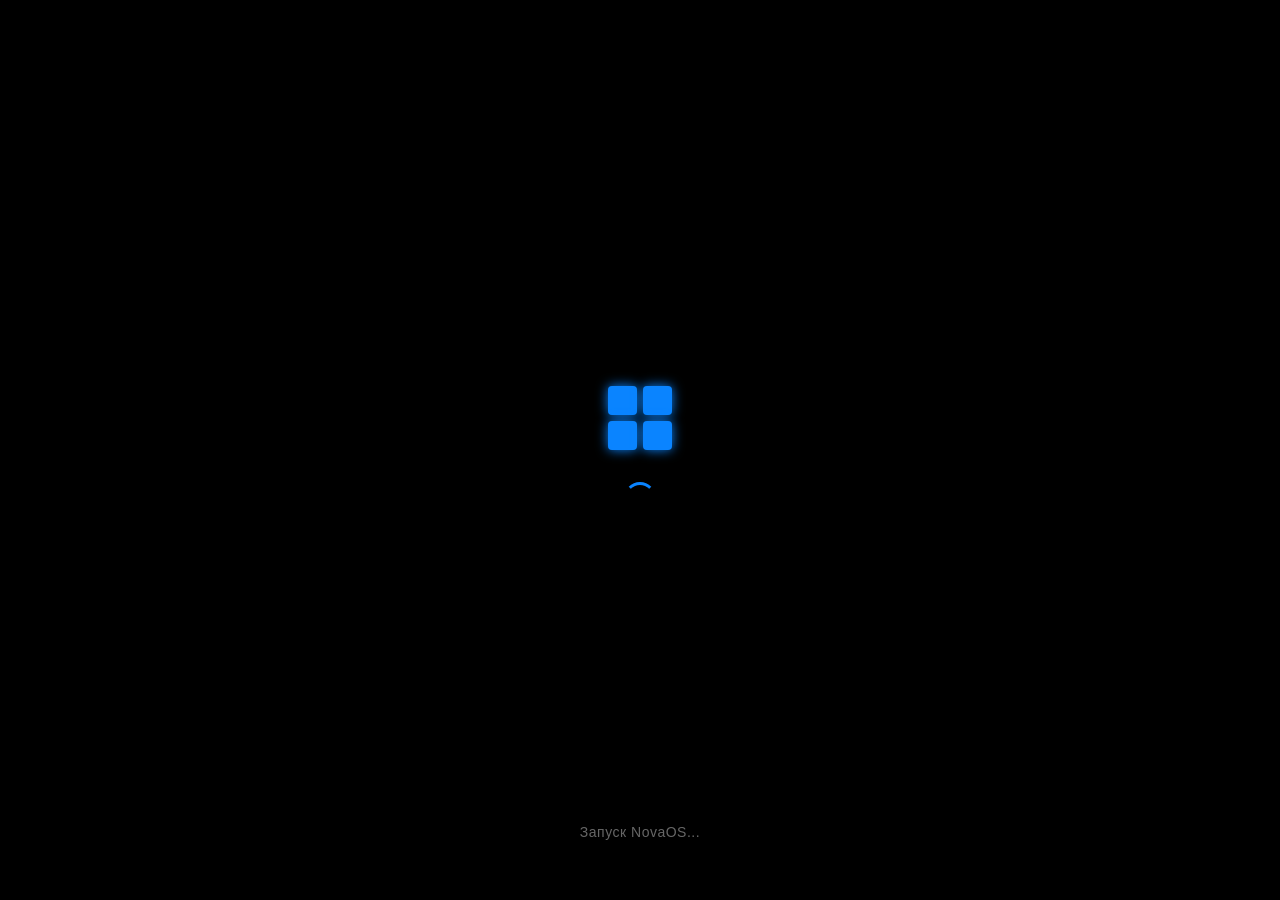
<file: алиса аи.html>
<!DOCTYPE html>
<!--
  NovaOS v1.0
  Copyright (c) 2026 NovaDev. All rights reserved.

  PROPRIETARY SOFTWARE — NOT FOR REDISTRIBUTION.
  This software is provided for personal use only.
  Redistribution, modification, or commercial use without
  explicit written permission is prohibited.

  Unofficial web simulation. Not affiliated with Microsoft,
  Apple, or any other company. All trademarks belong to their
  respective owners.
-->
<html lang="ru">
<head>
<meta charset="UTF-8">
<meta name="viewport" content="width=device-width, initial-scale=1.0">
<meta name="author" content="NovaDev">
<meta name="copyright" content="© 2026 NovaDev">
<meta name="license" content="Proprietary - All Rights Reserved">
<title>NovaOS v1.0</title>
<style>
:root{
  --accent:#0a84ff;
  --bg-window:#1c1c1e;
  --bg-panel:rgba(28,28,30,.75);
  --bg-desktop:#000;
  --text:#ffffff;
  --text-gray:rgba(255,255,255,.6);
  --border:rgba(255,255,255,.09);
  --shadow-sm:0 2px 8px rgba(0,0,0,.2);
  --shadow-md:0 8px 24px rgba(0,0,0,.3);
  --shadow-xl:0 24px 64px rgba(0,0,0,.4);
  --radius-sm:6px;--radius-md:10px;--radius-lg:14px;
  --tray-h:48px;
  --wallpaper:url('https://images.unsplash.com/photo-1451177559227-676f22e9883b?w=1920&q=80');
  --icon-size:72px;
  --anim:1;
}
[data-theme="light"]{
  --bg-window:#f2f2f7;
  --bg-panel:rgba(250,250,252,.82);
  --text:#1c1c1e;
  --text-gray:rgba(0,0,0,.5);
  --border:rgba(0,0,0,.08);
  --shadow-sm:0 2px 8px rgba(0,0,0,.1);
  --shadow-md:0 8px 24px rgba(0,0,0,.15);
  --shadow-xl:0 24px 64px rgba(0,0,0,.2);
}
*{margin:0;padding:0;box-sizing:border-box}
html,body{height:100%;overflow:hidden;font-family:-apple-system,BlinkMacSystemFont,'Segoe UI',Roboto,Helvetica,Arial,sans-serif;color:var(--text);user-select:none;-webkit-user-select:none}
body{background:#000}

/* Scrollbar */
::-webkit-scrollbar{width:8px;height:8px}
::-webkit-scrollbar-track{background:transparent}
::-webkit-scrollbar-thumb{background:rgba(128,128,128,.4);border-radius:4px}
::-webkit-scrollbar-thumb:hover{background:rgba(128,128,128,.6)}

/* Boot Screen */
#boot{position:fixed;inset:0;background:#000;display:flex;flex-direction:column;align-items:center;justify-content:center;z-index:9999;transition:opacity .4s}
.boot-logo{display:grid;grid-template-columns:1fr 1fr;grid-template-rows:1fr 1fr;gap:6px;width:64px;height:64px;animation:bootLogo 1.5s ease-out}
.boot-logo div{background:var(--accent);border-radius:4px;animation:bootTile 1.5s ease-out;box-shadow:0 0 12px var(--accent)}
.boot-logo div:nth-child(1){animation-delay:0s}
.boot-logo div:nth-child(2){animation-delay:.1s}
.boot-logo div:nth-child(3){animation-delay:.2s}
.boot-logo div:nth-child(4){animation-delay:.3s}
@keyframes bootLogo{0%{transform:scale(.5);opacity:0}100%{transform:scale(1);opacity:1}}
@keyframes bootTile{0%{opacity:0}100%{opacity:1}}
.boot-spinner{margin-top:32px;width:32px;height:32px;border:3px solid transparent;border-top-color:var(--accent);border-radius:50%;animation:spin .8s linear infinite}
@keyframes spin{to{transform:rotate(360deg)}}
.boot-text{position:absolute;bottom:60px;color:#666;font-size:14px;letter-spacing:.5px}

/* Lock Screen */
#lock{position:fixed;inset:0;background-size:cover;background-position:center;z-index:9000;display:flex;flex-direction:column;align-items:center;justify-content:center;transition:opacity .4s}
#lock::before{content:'';position:absolute;inset:0;background:rgba(0,0,0,.3)}
.lock-clock{font-size:120px;font-weight:100;letter-spacing:-2px;text-shadow:0 4px 24px rgba(0,0,0,.5);z-index:1}
.lock-date{font-size:22px;font-weight:300;margin-top:8px;text-shadow:0 2px 12px rgba(0,0,0,.5);z-index:1}
.lock-weather{position:absolute;bottom:100px;right:60px;z-index:1;background:rgba(0,0,0,.3);backdrop-filter:blur(20px);padding:16px 24px;border-radius:14px;text-align:center}
.lock-weather .temp{font-size:36px;font-weight:600}
.lock-weather .city{font-size:14px;opacity:.8}
.lock-hint{position:absolute;bottom:60px;z-index:1;font-size:16px;opacity:.7;animation:pulse 2s ease-in-out infinite}
@keyframes pulse{0%,100%{opacity:.4}50%{opacity:.9}}

/* Desktop */
#desktop{position:fixed;inset:0;background:var(--wallpaper);background-size:cover;background-position:center;display:none;overflow:hidden}
#desktop-icons{position:absolute;top:12px;left:12px;display:flex;flex-direction:column;flex-wrap:wrap;align-content:flex-start;gap:4px;height:calc(100% - var(--tray-h) - 24px);max-width:100%}
.desk-icon{width:var(--icon-size);padding:8px 4px;border-radius:6px;display:flex;flex-direction:column;align-items:center;gap:4px;cursor:pointer;transition:background .15s}
.desk-icon .emoji{font-size:36px;filter:drop-shadow(0 2px 4px rgba(0,0,0,.3))}
.desk-icon .label{font-size:12px;text-align:center;text-shadow:0 1px 3px rgba(0,0,0,.8);max-width:var(--icon-size);overflow:hidden;text-overflow:ellipsis;white-space:nowrap}
.desk-icon:hover{background:rgba(255,255,255,.1)}
.desk-icon.selected{background:rgba(10,132,255,.3);outline:1px solid rgba(10,132,255,.6)}
.desk-icon.selected .emoji{transform:scale(1.05)}

/* Windows */
.window{position:absolute;background:var(--bg-window);border-radius:10px;box-shadow:var(--shadow-xl);border:1px solid var(--border);display:flex;flex-direction:column;overflow:hidden;min-width:300px;min-height:200px;transition:opacity .22s cubic-bezier(.2,.8,.2,1),transform .22s cubic-bezier(.2,.8,.2,1)}
.window.opening{opacity:0;transform:scale(.96) translateY(8px)}
.window.minimized{display:none}
.window.maximized{border-radius:0}
.window.inactive{box-shadow:var(--shadow-md);opacity:.96}
.win-titlebar{height:36px;display:flex;align-items:center;padding:0 8px;gap:8px;background:var(--bg-panel);backdrop-filter:blur(20px);border-bottom:1px solid var(--border);cursor:default;flex-shrink:0}
.win-titlebar .win-icon{font-size:16px}
.win-titlebar .win-title{font-size:13px;font-weight:500;flex:1;overflow:hidden;text-overflow:ellipsis;white-space:nowrap}
.win-btns{display:flex;gap:4px}
.win-btn{width:32px;height:28px;border:none;background:transparent;color:var(--text);border-radius:6px;cursor:pointer;font-size:12px;display:flex;align-items:center;justify-content:center;opacity:.6;transition:opacity .15s,background .15s}
.win-btn:hover{background:rgba(255,255,255,.1);opacity:1}
.win-btn.close:hover{background:#e81123;color:#fff}
.win-body{flex:1;overflow:auto;position:relative}
.resize-handle{position:absolute;z-index:10}
.rh-e{right:0;top:0;width:6px;height:100%;cursor:e-resize}
.rh-w{left:0;top:0;width:6px;height:100%;cursor:w-resize}
.rh-s{bottom:0;left:0;width:100%;height:6px;cursor:s-resize}
.rh-n{top:0;left:0;width:100%;height:6px;cursor:n-resize}
.rh-se{bottom:0;right:0;width:12px;height:12px;cursor:se-resize}
.rh-sw{bottom:0;left:0;width:12px;height:12px;cursor:sw-resize}
.rh-ne{top:0;right:0;width:12px;height:12px;cursor:ne-resize}
.rh-nw{top:0;left:0;width:12px;height:12px;cursor:nw-resize}

/* Taskbar */
#taskbar{position:fixed;bottom:0;left:0;right:0;height:var(--tray-h);background:var(--bg-panel);backdrop-filter:blur(40px);border-top:1px solid var(--border);display:flex;align-items:center;padding:0 8px;gap:6px;z-index:5000}
.tb-start{display:grid;grid-template-columns:1fr 1fr;grid-template-rows:1fr 1fr;gap:3px;width:32px;height:32px;padding:2px;cursor:pointer;transition:transform .15s}
.tb-start div{background:var(--accent);border-radius:3px;transition:transform .15s}
.tb-start:hover{transform:scale(1.1)}
.tb-search{height:34px;border:1px solid var(--border);border-radius:17px;background:rgba(255,255,255,.06);display:flex;align-items:center;gap:8px;padding:0 14px;width:200px;cursor:text;transition:width .2s}
.tb-search:focus-within{width:260px;border-color:var(--accent)}
.tb-search input{background:none;border:none;outline:none;color:var(--text);font-size:13px;flex:1}
.tb-search .ico{font-size:14px;opacity:.6}
.tb-apps{display:flex;gap:4px;margin-left:8px}
.tb-app{width:40px;height:40px;border-radius:8px;display:flex;align-items:center;justify-content:center;font-size:20px;cursor:pointer;position:relative;transition:background .15s}
.tb-app:hover{background:rgba(255,255,255,.08)}
.tb-app.active::after{content:'';position:absolute;bottom:2px;left:50%;transform:translateX(-50%);width:16px;height:3px;background:var(--accent);border-radius:2px}
.tb-app.minimized::after{width:6px;height:3px}
.tb-tray{margin-left:auto;display:flex;align-items:center;gap:4px;height:40px;padding:0 4px}
.tb-tray .tray-ico{width:32px;height:32px;border-radius:6px;display:flex;align-items:center;justify-content:center;font-size:16px;cursor:pointer;transition:background .15s;position:relative}
.tb-tray .tray-ico:hover{background:rgba(255,255,255,.1)}
.tb-clock{padding:0 10px;height:36px;border-radius:8px;display:flex;flex-direction:column;justify-content:center;align-items:center;cursor:pointer;transition:background .15s;font-size:12px;line-height:1.3}
.tb-clock:hover{background:rgba(255,255,255,.1)}
.tb-bell-badge{position:absolute;top:2px;right:2px;min-width:14px;height:14px;background:#e81123;border-radius:7px;font-size:9px;display:flex;align-items:center;justify-content:center;color:#fff;font-weight:700;padding:0 3px}
.tb-bell-badge.hidden{display:none}

/* Start Menu */
#start-menu{position:fixed;bottom:calc(var(--tray-h) + 8px);left:50%;transform:translateX(-50%);width:640px;max-height:560px;background:var(--bg-panel);backdrop-filter:blur(40px);border:1px solid var(--border);border-radius:14px;box-shadow:var(--shadow-xl);z-index:6000;display:none;flex-direction:column;padding:24px;transition:transform .2s,opacity .2s}
#start-menu.show{display:flex;animation:slideUp .2s ease-out}
@keyframes slideUp{from{transform:translateX(-50%) translateY(20px);opacity:0}to{transform:translateX(-50%) translateY(0);opacity:1}}
.sm-search{height:40px;border:1px solid var(--border);border-radius:20px;background:rgba(255,255,255,.06);display:flex;align-items:center;gap:10px;padding:0 16px;margin-bottom:16px}
.sm-search input{background:none;border:none;outline:none;color:var(--text);font-size:14px;flex:1}
.sm-search .ico{opacity:.5}
.sm-section-title{font-size:13px;font-weight:600;margin-bottom:12px;opacity:.8}
.sm-grid{display:grid;grid-template-columns:repeat(5,1fr);gap:8px;overflow-y:auto;flex:1}
.sm-item{display:flex;flex-direction:column;align-items:center;gap:6px;padding:12px 4px;border-radius:10px;cursor:pointer;transition:background .15s}
.sm-item:hover{background:rgba(255,255,255,.08)}
.sm-item .emoji{font-size:32px}
.sm-item .name{font-size:11px;text-align:center;max-width:100%;overflow:hidden;text-overflow:ellipsis;white-space:nowrap}
.sm-power{margin-top:16px;display:flex;justify-content:flex-end;gap:8px}
.sm-power-btn{width:36px;height:36px;border-radius:8px;border:none;background:rgba(255,255,255,.06);color:var(--text);cursor:pointer;font-size:18px;transition:background .15s}
.sm-power-btn:hover{background:rgba(255,255,255,.12)}

/* Flyouts */
.flyout{position:fixed;bottom:calc(var(--tray-h) + 8px);right:8px;background:var(--bg-panel);backdrop-filter:blur(40px);border:1px solid var(--border);border-radius:14px;box-shadow:var(--shadow-xl);z-index:6000;display:none;padding:16px;min-width:280px}
.flyout.show{display:block;animation:slideUp .2s ease-out}
#flyout-cal{width:340px}
.flyout-big-time{font-size:42px;font-weight:300;margin-bottom:4px}
.flyout-date{font-size:14px;opacity:.7;margin-bottom:12px}
.cal-nav{display:flex;justify-content:space-between;align-items:center;margin-bottom:8px}
.cal-nav button{background:none;border:none;color:var(--text);font-size:16px;cursor:pointer;opacity:.7}
.cal-nav span{font-size:13px;font-weight:600}
.cal-grid{display:grid;grid-template-columns:repeat(7,1fr);gap:2px}
.cal-dow{font-size:11px;text-align:center;opacity:.5;padding:4px 0}
.cal-day{aspect-ratio:1;display:flex;align-items:center;justify-content:center;border-radius:6px;font-size:13px;cursor:pointer}
.cal-day:hover{background:rgba(255,255,255,.1)}
.cal-day.today{background:var(--accent);color:#fff;font-weight:600}
.cal-day.other-month{opacity:.3}
#flyout-vol{width:320px}
.vol-top{display:flex;align-items:center;gap:14px;margin-bottom:12px}
.vol-emoji{font-size:28px}
.vol-slider{width:100%;height:6px;background:rgba(255,255,255,.15);border-radius:3px;position:relative;cursor:pointer}
.vol-fill{height:100%;background:var(--accent);border-radius:3px;width:50%}
.vol-handle{position:absolute;top:50%;left:50%;transform:translate(-50%,-50%);width:16px;height:16px;background:#fff;border-radius:50%;box-shadow:0 1px 4px rgba(0,0,0,.3)}
#flyout-notif{width:380px;max-height:500px;display:flex;flex-direction:column}
.notif-header{display:flex;justify-content:space-between;align-items:center;margin-bottom:12px}
.notif-header h3{font-size:15px;font-weight:600}
.notif-clear{background:none;border:none;color:var(--accent);font-size:12px;cursor:pointer}
.notif-tiles{display:grid;grid-template-columns:repeat(3,1fr);gap:8px;margin-bottom:16px}
.notif-tile{background:rgba(255,255,255,.06);border-radius:8px;padding:10px 6px;display:flex;flex-direction:column;align-items:center;gap:6px;cursor:pointer;transition:background .15s}
.notif-tile:hover{background:rgba(255,255,255,.1)}
.notif-tile.active{background:var(--accent);color:#fff}
.notif-tile .emoji{font-size:20px}
.notif-tile .lbl{font-size:11px}
.notif-sliders{margin-bottom:12px}
.notif-slider-row{display:flex;align-items:center;gap:10px;margin-bottom:10px}
.notif-slider-row .emoji{font-size:16px;opacity:.7}
.notif-list{flex:1;overflow-y:auto;max-height:200px}
.notif-item{background:rgba(255,255,255,.06);border-radius:8px;padding:10px;margin-bottom:6px;display:flex;gap:10px}
.notif-item .emoji{font-size:20px;flex-shrink:0}
.notif-item .body{flex:1}
.notif-item .title{font-size:13px;font-weight:600}
.notif-item .text{font-size:12px;opacity:.7}
.notif-item .time{font-size:10px;opacity:.5}
.notif-empty{text-align:center;opacity:.5;font-size:13px;padding:20px}

/* Context Menu */
#ctx-menu{position:fixed;background:var(--bg-panel);backdrop-filter:blur(40px);border:1px solid var(--border);border-radius:8px;box-shadow:var(--shadow-xl);z-index:8000;padding:6px;min-width:180px;display:none}
#ctx-menu.show{display:block}
.ctx-item{padding:8px 14px;border-radius:6px;font-size:13px;cursor:pointer;transition:background .12s}
.ctx-item:hover{background:var(--accent);color:#fff}
.ctx-sep{height:1px;background:var(--border);margin:4px 8px}

/* Notifications (Toast) */
#notif-container{position:fixed;bottom:calc(var(--tray-h) + 16px);right:16px;z-index:7000;display:flex;flex-direction:column;gap:8px;pointer-events:none}
.toast{background:var(--bg-panel);backdrop-filter:blur(40px);border:1px solid var(--border);border-radius:10px;box-shadow:var(--shadow-md);padding:14px 18px;display:flex;gap:12px;min-width:280px;max-width:360px;pointer-events:auto;animation:slideInRight .3s ease-out}
@keyframes slideInRight{from{transform:translateX(400px);opacity:0}to{transform:translateX(0);opacity:1}}
.toast.hide{animation:slideOutRight .3s ease-in forwards}
@keyframes slideOutRight{to{transform:translateX(400px);opacity:0}}
.toast .emoji{font-size:22px;flex-shrink:0}
.toast .body .title{font-size:13px;font-weight:600}
.toast .body .text{font-size:12px;opacity:.7;margin-top:2px}

/* Snap Preview */
#snap-preview{position:fixed;background:rgba(10,132,255,.2);border:2px solid var(--accent);border-radius:10px;z-index:100;pointer-events:none;display:none;transition:all .15s}

/* Power Screen */
#power-screen{position:fixed;inset:0;background:#000;z-index:9999;display:flex;flex-direction:column;align-items:center;justify-content:center;opacity:0;transition:opacity .5s}
#power-screen.show{opacity:1}

/* Common App Styles */
.app-pad{padding:16px}
.btn{padding:8px 16px;border-radius:8px;border:1px solid var(--border);background:rgba(255,255,255,.06);color:var(--text);font-size:13px;cursor:pointer;transition:background .15s}
.btn:hover{background:rgba(255,255,255,.12)}
.btn-accent{background:var(--accent);border-color:var(--accent)}
.btn-accent:hover{filter:brightness(1.1)}
.btn-danger{background:#e81123;border-color:#e81123}
.input{padding:8px 12px;border-radius:8px;border:1px solid var(--border);background:rgba(255,255,255,.06);color:var(--text);font-size:13px;outline:none}
.input:focus{border-color:var(--accent)}

/* File Explorer */
.fe-root{display:flex;height:100%}
.fe-sidebar{width:200px;padding:12px 8px;border-right:1px solid var(--border);overflow-y:auto;flex-shrink:0}
.fe-sidebar-item{padding:8px 12px;border-radius:6px;font-size:13px;cursor:pointer;transition:background .12s;display:flex;gap:8px;align-items:center}
.fe-sidebar-item:hover,.fe-sidebar-item.active{background:rgba(255,255,255,.1)}
.fe-main{flex:1;display:flex;flex-direction:column;overflow:hidden}
.fe-crumb{padding:8px 16px;border-bottom:1px solid var(--border);font-size:13px;opacity:.7;display:flex;gap:6px;align-items:center}
.fe-grid{flex:1;overflow-y:auto;padding:16px;display:grid;grid-template-columns:repeat(auto-fill,minmax(100px,1fr));gap:12px;align-content:flex-start}
.fe-file{display:flex;flex-direction:column;align-items:center;gap:6px;padding:10px;border-radius:8px;cursor:pointer;transition:background .12s}
.fe-file:hover{background:rgba(255,255,255,.08)}
.fe-file .emoji{font-size:40px}
.fe-file .name{font-size:12px;text-align:center;word-break:break-word}

/* Notepad */
.np-root{display:flex;flex-direction:column;height:100%}
.np-menu{display:flex;gap:2px;padding:4px;border-bottom:1px solid var(--border);flex-shrink:0}
.np-menu-item{padding:6px 12px;border-radius:6px;font-size:12px;cursor:pointer}
.np-menu-item:hover{background:rgba(255,255,255,.1)}
.np-textarea{flex:1;border:none;outline:none;resize:none;padding:16px;font-family:'Cascadia Code','Consolas','Courier New',monospace;font-size:14px;background:var(--bg-window);color:var(--text);line-height:1.6}

/* Calculator */
.calc-root{display:flex;flex-direction:column;height:100%;padding:12px}
.calc-display{flex:1;min-height:80px;display:flex;flex-direction:column;justify-content:flex-end;align-items:flex-end;padding:16px}
.calc-prev{font-size:14px;opacity:.6;min-height:20px}
.calc-cur{font-size:40px;font-weight:300;word-break:break-all;text-align:right}
.calc-grid{display:grid;grid-template-columns:repeat(4,1fr);gap:8px}
.calc-btn{padding:16px;border-radius:10px;border:none;font-size:18px;cursor:pointer;transition:filter .1s,background .12s;background:rgba(255,255,255,.08);color:var(--text)}
.calc-btn:hover{filter:brightness(1.2)}
.calc-btn:active{filter:brightness(.8)}
.calc-btn.op{background:rgba(10,132,255,.2);color:var(--accent)}
.calc-btn.eq{background:var(--accent);color:#fff}

/* Terminal */
.term-root{height:100%;background:#0c0c0c;color:#e0e0e0;font-family:'Cascadia Code','Consolas','Courier New',monospace;font-size:13px;padding:12px;overflow-y:auto}
.term-output{white-space:pre-wrap;line-height:1.5}
.term-input-line{display:flex;gap:4px}
.term-prompt{color:var(--accent)}
.term-input{background:none;border:none;outline:none;color:#e0e0e0;font-family:inherit;font-size:13px;flex:1}
.term-cmd{color:#fff}
.term-info{color:#5fa}
.term-err{color:#f55}

/* Browser */
.br-root{display:flex;flex-direction:column;height:100%}
.br-toolbar{display:flex;gap:6px;padding:8px;border-bottom:1px solid var(--border);align-items:center;flex-shrink:0}
.br-btn{width:32px;height:32px;border-radius:6px;border:none;background:transparent;color:var(--text);font-size:16px;cursor:pointer;transition:background .12s}
.br-btn:hover{background:rgba(255,255,255,.1)}
.br-url{flex:1;height:34px;border-radius:17px;border:1px solid var(--border);background:rgba(255,255,255,.06);color:var(--text);padding:0 16px;outline:none;font-size:13px}
.br-url:focus{border-color:var(--accent)}
.br-home{flex:1;overflow-y:auto;padding:32px;display:flex;flex-direction:column;align-items:center}
.br-logo{font-size:48px;font-weight:200;margin-bottom:24px;letter-spacing:-1px}
.br-engines{display:flex;gap:12px;margin-bottom:32px}
.br-engine{padding:12px 24px;border-radius:12px;border:1px solid var(--border);cursor:pointer;font-size:14px;transition:background .12s}
.br-engine:hover{background:rgba(255,255,255,.08)}
.br-links{display:grid;grid-template-columns:repeat(5,1fr);gap:12px;width:100%;max-width:600px}
.br-link{display:flex;flex-direction:column;align-items:center;gap:8px;padding:16px;border-radius:12px;cursor:pointer;transition:background .12s}
.br-link:hover{background:rgba(255,255,255,.08)}
.br-link .emoji{font-size:28px}
.br-link .name{font-size:12px}

/* Bank */
.bank-root{display:flex;flex-direction:column;height:100%}
.bank-login{display:flex;flex-direction:column;align-items:center;justify-content:center;height:100%;gap:16px}
.bank-login h2{font-size:24px;font-weight:300}
.bank-tabs{display:flex;gap:4px;padding:8px;border-bottom:1px solid var(--border);overflow-x:auto;flex-shrink:0}
.bank-tab{padding:8px 14px;border-radius:8px;font-size:13px;cursor:pointer;white-space:nowrap;transition:background .12s}
.bank-tab.active{background:var(--accent);color:#fff}
.bank-tab:hover:not(.active){background:rgba(255,255,255,.08)}
.bank-content{flex:1;overflow-y:auto;padding:20px}
.bank-card-grad{border-radius:16px;padding:20px;color:#fff;font-size:14px;position:relative;overflow:hidden;min-height:160px}
.bank-card-grad .b-num{position:absolute;bottom:20px;font-size:16px;letter-spacing:2px}
.bank-card-grad .b-bal{font-size:24px;font-weight:600;margin-bottom:8px}
.bank-card-grad .b-type{position:absolute;top:20px;right:20px;font-size:12px;opacity:.8}

/* App Store */
.as-root{display:flex;flex-direction:column;height:100%}
.as-header{padding:12px 16px;border-bottom:1px solid var(--border);display:flex;gap:12px;align-items:center;flex-shrink:0}
.as-cats{display:flex;gap:8px}
.as-cat{padding:6px 12px;border-radius:16px;font-size:12px;cursor:pointer;background:rgba(255,255,255,.06);transition:background .12s}
.as-cat.active{background:var(--accent);color:#fff}
.as-grid{flex:1;overflow-y:auto;padding:16px;display:grid;grid-template-columns:repeat(auto-fill,minmax(220px,1fr));gap:12px}
.as-card{border:1px solid var(--border);border-radius:12px;padding:14px;display:flex;gap:12px;align-items:center}
.as-card .emoji{font-size:36px}
.as-card .info{flex:1}
.as-card .name{font-size:14px;font-weight:600}
.as-card .desc{font-size:12px;opacity:.6}
.as-card .size{font-size:11px;opacity:.5}
.as-card .btn{font-size:12px;padding:6px 14px}

/* Clocks */
.clk-tabs{display:flex;gap:8px;padding:8px;border-bottom:1px solid var(--border)}
.clk-tab{padding:8px 16px;border-radius:8px;cursor:pointer;font-size:13px;transition:background .12s}
.clk-tab.active{background:var(--accent);color:#fff}
.clk-analog{display:flex;flex-direction:column;align-items:center;justify-content:center;height:100%;gap:16px}

/* QR */
.qr-root{display:flex;flex-direction:column;height:100%;padding:16px;gap:16px;overflow-y:auto}
.qr-types{display:flex;gap:8px;flex-wrap:wrap}
.qr-type-btn{padding:8px 14px;border-radius:8px;background:rgba(255,255,255,.06);border:1px solid var(--border);cursor:pointer;font-size:12px}
.qr-type-btn.active{background:var(--accent);color:#fff;border-color:var(--accent)}
.qr-canvas-wrap{display:flex;justify-content:center}
.qr-decoded{font-size:12px;opacity:.7;text-align:center;word-break:break-all}

/* Music */
.mu-root{display:flex;flex-direction:column;align-items:center;justify-content:center;height:100%;gap:16px;padding:24px}
.mu-cover{width:200px;height:200px;border-radius:16px;box-shadow:var(--shadow-md)}
.mu-info{text-align:center}
.mu-title{font-size:20px;font-weight:600}
.mu-artist{font-size:14px;opacity:.7}
.mu-prog{width:100%;height:4px;background:rgba(255,255,255,.15);border-radius:2px;overflow:hidden}
.mu-prog-fill{height:100%;background:var(--accent);width:30%;transition:width .3s}
.mu-times{display:flex;justify-content:space-between;width:100%;font-size:11px;opacity:.6}
.mu-btns{display:flex;gap:24px;align-items:center}
.mu-btn{font-size:28px;cursor:pointer;opacity:.8}
.mu-btn:hover{opacity:1}
.mu-play{font-size:40px;width:64px;height:64px;border-radius:50%;background:var(--accent);display:flex;align-items:center;justify-content:center;color:#fff}
.mu-vis{display:flex;gap:3px;align-items:flex-end;height:40px}
.mu-vis div{width:4px;background:var(--accent);border-radius:2px;animation:vis 1s ease-in-out infinite alternate}
@keyframes vis{from{height:10px}to{height:40px}}

/* Games */
.gm-tabs{display:flex;gap:8px;padding:8px;border-bottom:1px solid var(--border)}
.gm-tab{padding:8px 16px;border-radius:8px;cursor:pointer;font-size:13px;transition:background .12s}
.gm-tab.active{background:var(--accent);color:#fff}

/* Settings */
.st-root{display:flex;height:100%}
.st-sidebar{width:220px;padding:12px 8px;border-right:1px solid var(--border);overflow-y:auto;flex-shrink:0}
.st-sb-item{padding:8px 12px;border-radius:6px;font-size:13px;cursor:pointer;transition:background .12s;display:flex;gap:8px;align-items:center}
.st-sb-item:hover,.st-sb-item.active{background:rgba(255,255,255,.1)}
.st-main{flex:1;overflow-y:auto;padding:24px}
.st-row{display:flex;justify-content:space-between;align-items:center;padding:12px 0;border-bottom:1px solid var(--border)}
.st-label{font-size:14px}
.st-color-pick{display:flex;gap:8px;flex-wrap:wrap}
.st-color-swatch{width:28px;height:28px;border-radius:50%;cursor:pointer;border:2px solid transparent;transition:transform .12s}
.st-color-swatch:hover{transform:scale(1.15)}
.st-color-swatch.active{border-color:#fff}
.st-wp-pick{display:grid;grid-template-columns:repeat(4,1fr);gap:8px;width:100%;max-width:400px}
.st-wp{width:100%;height:60px;border-radius:8px;cursor:pointer;background-size:cover;border:2px solid transparent}
.st-wp.active{border-color:var(--accent)}
.toggle{width:40px;height:22px;background:rgba(255,255,255,.2);border-radius:11px;cursor:pointer;position:relative;transition:background .2s}
.toggle.on{background:var(--accent)}
.toggle .knob{position:absolute;top:2px;left:2px;width:18px;height:18px;background:#fff;border-radius:50%;transition:left .2s}
.toggle.on .knob{left:20px}

/* Task Manager */
.tm-root{padding:16px;height:100%;overflow-y:auto}
.tm-table{width:100%;border-collapse:collapse}
.tm-table th{text-align:left;font-size:12px;opacity:.6;padding:8px;border-bottom:1px solid var(--border)}
.tm-table td{padding:8px;font-size:13px;border-bottom:1px solid var(--border)}
.tm-kill{color:#f55;cursor:pointer;font-size:12px}

/* About */
.ab-root{display:flex;flex-direction:column;align-items:center;justify-content:center;height:100%;gap:12px;padding:32px;text-align:center}
.ab-logo{display:grid;grid-template-columns:1fr 1fr;grid-template-rows:1fr 1fr;gap:8px;width:80px;height:80px}
.ab-logo div{background:var(--accent);border-radius:8px;box-shadow:0 0 20px var(--accent)}
.ab-name{font-size:32px;font-weight:300}
.ab-ver{font-size:14px;opacity:.7}
.ab-info{font-size:13px;line-height:1.8;opacity:.8}
.ab-license{margin-top:20px;font-size:12px;opacity:.5}
.ab-rights{margin-top:16px;font-size:16px;font-weight:600}

/* Paint */
.pt-root{display:flex;flex-direction:column;height:100%}
.pt-toolbar{display:flex;gap:8px;padding:8px;border-bottom:1px solid var(--border);align-items:center;flex-shrink:0}
.pt-canvas-wrap{flex:1;overflow:hidden;position:relative;background:#fff}
.pt-canvas{position:absolute;inset:0;cursor:crosshair}

/* Weather */
.wt-root{padding:24px;height:100%;overflow-y:auto}
.wt-now{display:flex;align-items:center;gap:20px;margin-bottom:24px}
.wt-now .temp{font-size:56px;font-weight:200}
.wt-now .icon{font-size:48px}
.wt-forecast{display:flex;gap:12px;overflow-x:auto}
.wt-day{background:rgba(255,255,255,.06);border-radius:12px;padding:16px;text-align:center;min-width:100px}
.wt-day .icon{font-size:28px;margin:8px 0}

/* Notes */
.nt-root{display:flex;height:100%}
.nt-sidebar{width:200px;border-right:1px solid var(--border);overflow-y:auto;flex-shrink:0}
.nt-new{margin:8px;width:calc(100% - 16px)}
.nt-list-item{padding:10px 14px;cursor:pointer;font-size:13px;border-bottom:1px solid var(--border);transition:background .12s}
.nt-list-item:hover,.nt-list-item.active{background:rgba(255,255,255,.08)}
.nt-main{flex:1;overflow-y:auto;padding:16px}
.nt-title{font-size:18px;font-weight:600;border:none;outline:none;background:none;color:var(--text);width:100%;margin-bottom:12px}
.nt-body{width:100%;min-height:300px;border:none;outline:none;resize:none;background:none;color:var(--text);font-size:14px;line-height:1.6;font-family:inherit}

/* Photos */
.ph-root{padding:16px;overflow-y:auto;height:100%}
.ph-grid{display:grid;grid-template-columns:repeat(4,1fr);gap:8px}

/* Dictaphone */
.dc-root{display:flex;flex-direction:column;height:100%;padding:24px;gap:16px;align-items:center}
.dc-btn{width:80px;height:80px;border-radius:50%;background:#e81123;color:#fff;font-size:32px;border:none;cursor:pointer;display:flex;align-items:center;justify-content:center;transition:transform .2s}
.dc-btn.recording{animation:dcPulse 1s ease-in-out infinite}
@keyframes dcPulse{0%,100%{transform:scale(1);box-shadow:0 0 0 0 rgba(232,17,35,.4)}50%{transform:scale(1.05);box-shadow:0 0 0 12px rgba(232,17,35,0)}}
.dc-timer{font-size:24px;font-weight:300}
.dc-list{width:100%;flex:1;overflow-y:auto}
.dc-item{background:rgba(255,255,255,.06);border-radius:8px;padding:12px;margin-bottom:8px;display:flex;gap:12px;align-items:center}
.dc-item audio{height:32px}
.dc-item .size{font-size:11px;opacity:.5}
.dc-download{cursor:pointer;font-size:18px;opacity:.7}
.dc-download:hover{opacity:1}

/* Camera */
.cam-root{display:flex;flex-direction:column;height:100%}
.cam-toolbar{display:flex;gap:8px;padding:8px;border-bottom:1px solid var(--border);align-items:center;flex-shrink:0}
.cam-vid{flex:1;position:relative;overflow:hidden;background:#000}
.cam-vid video{width:100%;height:100%;object-fit:cover;transform:scaleX(-1)}
.cam-vid.mirror-none video{transform:none}
.cam-corner{position:absolute;width:40px;height:40px;border-color:var(--accent);border-style:solid;border-width:0}
.cam-tl{top:10px;left:10px;border-top-width:3px;border-left-width:3px;border-top-left-radius:8px}
.cam-tr{top:10px;right:10px;border-top-width:3px;border-right-width:3px;border-top-right-radius:8px}
.cam-bl{bottom:10px;left:10px;border-bottom-width:3px;border-left-width:3px;border-bottom-left-radius:8px}
.cam-br{bottom:10px;right:10px;border-bottom-width:3px;border-right-width:3px;border-bottom-right-radius:8px}
.cam-rec{position:absolute;top:10px;left:50%;transform:translateX(-50%);background:rgba(232,17,35,.9);color:#fff;padding:4px 12px;border-radius:12px;font-size:12px;display:none}
.cam-rec.show{display:flex;align-items:center;gap:6px}
.cam-gallery{position:absolute;top:10px;right:10px;display:flex;flex-direction:column;gap:4px;max-height:120px;overflow-y:auto}
.cam-thumb{width:50px;height:50px;border-radius:6px;border:1px solid var(--border);object-fit:cover;cursor:pointer}
.cam-err{position:absolute;inset:0;display:flex;flex-direction:column;align-items:center;justify-content:center;gap:16px;text-align:center;padding:20px}
.cam-flash{position:absolute;inset:0;background:#fff;pointer-events:none;opacity:0;z-index:5}
.cam-flash.flash{animation:flashAnim .3s}
@keyframes flashAnim{0%{opacity:.8}100%{opacity:0}}

/* Misc */
.hidden{display:none!important}
.glass{background:var(--bg-panel);backdrop-filter:blur(20px)}
.muted{opacity:.6}
.center{text-align:center}
.flex{display:flex}
.flex-col{display:flex;flex-direction:column}
.gap-8{gap:8px}
.gap-12{gap:12px}
.gap-16{gap:16px}
.mt-8{margin-top:8px}
.mt-16{margin-top:16px}
.w-full{width:100%}
</style>

</head>
<body>
<div id="boot">
  <div class="boot-logo"><div></div><div></div><div></div><div></div></div>
  <div class="boot-spinner"></div>
  <div class="boot-text">Запуск NovaOS...</div>
</div>

<div id="lock">
  <div class="lock-clock" id="lock-time">21:00</div>
  <div class="lock-date" id="lock-date">Загрузка...</div>
  <div class="lock-weather">
    <div class="temp">+15°</div>
    <div class="city">Москва</div>
  </div>
  <div class="lock-hint">Нажмите, чтобы войти</div>
</div>

<div id="desktop">
  <div id="desktop-icons"></div>
  <div id="windows-container"></div>
  <div id="snap-preview"></div>

  <div id="taskbar">
    <div class="tb-start" id="btn-start"><div></div><div></div><div></div><div></div></div>
    <div class="tb-search">
      <span class="ico">🔍</span>
      <input type="text" placeholder="Поиск" id="tb-search-input">
    </div>
    <div class="tb-apps" id="tb-pinned"></div>
    <div class="tb-apps" id="tb-running"></div>
    <div class="tb-tray">
      <div class="tray-ico" id="tray-wifi" title="Wi-Fi">📶</div>
      <div class="tray-ico" id="tray-sound" title="Звук">🔊</div>
      <div class="tray-ico" id="tray-battery" title="Батарея">🔋</div>
      <div class="tb-clock" id="tray-clock">
        <span id="tray-time">21:00</span>
        <span id="tray-date" style="opacity:.7;font-size:11px">28.09.2026</span>
      </div>
      <div class="tray-ico" id="tray-bell" title="Уведомления">🔔<span class="tb-bell-badge hidden" id="bell-badge">0</span></div>
    </div>
  </div>

  <div id="start-menu">
    <div class="sm-search">
      <span class="ico">🔍</span>
      <input type="text" placeholder="Введите название приложения" id="sm-search-input">
    </div>
    <div class="sm-section-title">Приложения</div>
    <div class="sm-grid" id="sm-grid"></div>
    <div class="sm-power">
      <button class="sm-power-btn" id="power-sleep" title="Спящий режим">😴</button>
      <button class="sm-power-btn" id="power-shutdown" title="Выключить">⏻</button>
      <button class="sm-power-btn" id="power-restart" title="Перезагрузка">🔄</button>
    </div>
  </div>

  <div class="flyout" id="flyout-cal">
    <div class="flyout-big-time" id="flyout-time">21:00:00</div>
    <div class="flyout-date" id="flyout-date">Дата</div>
    <div class="cal-nav">
      <button id="cal-prev">◀</button>
      <span id="cal-month">Сентябрь 2026</span>
      <button id="cal-next">▶</button>
    </div>
    <div class="cal-grid" id="cal-grid"></div>
  </div>

  <div class="flyout" id="flyout-vol">
    <div class="vol-top">
      <span class="vol-emoji" id="vol-emoji">🔊</span>
      <span id="vol-pct">50%</span>
    </div>
    <div class="vol-slider" id="vol-slider">
      <div class="vol-fill" id="vol-fill"></div>
      <div class="vol-handle" id="vol-handle"></div>
    </div>
  </div>

  <div class="flyout" id="flyout-notif">
    <div class="notif-header">
      <h3>Уведомления</h3>
      <button class="notif-clear" id="notif-clear-btn">Очистить</button>
    </div>
    <div class="notif-tiles" id="notif-tiles">
      <div class="notif-tile" data-tile="wifi">🌐 <span class="lbl">Wi-Fi</span></div>
      <div class="notif-tile" data-tile="bt">🔵 <span class="lbl">Bluetooth</span></div>
      <div class="notif-tile" data-tile="airplane">✈️ <span class="lbl">Авиа</span></div>
      <div class="notif-tile" data-tile="night">🌙 <span class="lbl">Ночь</span></div>
      <div class="notif-tile" data-tile="focus">🎯 <span class="lbl">Фокус</span></div>
      <div class="notif-tile" data-tile="rec">⏺️ <span class="lbl">Запись</span></div>
    </div>
    <div class="notif-sliders">
      <div class="notif-slider-row">
        <span class="emoji">🔊</span>
        <div class="vol-slider" id="notif-vol-slider" style="flex:1">
          <div class="vol-fill" id="notif-vol-fill" style="width:50%"></div>
          <div class="vol-handle" id="notif-vol-handle" style="left:50%"></div>
        </div>
      </div>
      <div class="notif-slider-row">
        <span class="emoji">☀️</span>
        <div class="vol-slider" id="notif-bright-slider" style="flex:1">
          <div class="vol-fill" id="notif-bright-fill" style="width:80%"></div>
          <div class="vol-handle" id="notif-bright-handle" style="left:80%"></div>
        </div>
      </div>
    </div>
    <div class="notif-list" id="notif-list">
      <div class="notif-empty">Нет новых уведомлений</div>
    </div>
  </div>

  <div id="ctx-menu"></div>
  <div id="notif-container"></div>
  <div id="power-screen">
    <div class="boot-spinner"></div>
    <div class="boot-text" id="power-text">Завершение работы...</div>
  </div>
</div>

<script>
'use strict';
/* ═══════════════════════════════════════════════════════
   NovaOS v1.0 — Core JavaScript
   ═══════════════════════════════════════════════════════ */
const OS = {
  name: 'NovaOS', version: '1.0', build: '10.0.99999', year: '2026', author: 'NovaDev',
  windows: {}, zIndex: 100, activeWindow: null,
  settings: {},
  notifications: [],
  notifTiles: {wifi:true, bt:false, airplane:false, night:false, focus:false, rec:false},
  volume: 50, brightness: 80,
  calMonth: new Date().getMonth(), calYear: new Date().getFullYear(),
};

/* ── Settings ── */
function loadSettings(){
  const d = localStorage.getItem('NovaOS_settings');
  if(d) OS.settings = JSON.parse(d);
  else OS.settings = {theme:'dark',accent:'#0a84ff',wallpaper:0,timeformat:24,seconds:true,iconsize:'normal',animations:true};
}
function saveSettings(){localStorage.setItem('NovaOS_settings',JSON.stringify(OS.settings));}
function applySettings(){
  document.documentElement.dataset.theme = OS.settings.theme;
  document.documentElement.style.setProperty('--accent',OS.settings.accent);
  const wps = [
    'https://images.unsplash.com/photo-1451177559227-676f22e9883b?w=1920&q=80',
    'https://images.unsplash.com/photo-1506744038136-46273834b3da?w=1920&q=80',
    'https://images.unsplash.com/photo-1470071459604-3b5ec3a7fe05?w=1920&q=80',
    'https://images.unsplash.com/photo-1444703686981-a3abbc4d4fe3?w=1920&q=80',
    'https://images.unsplash.com/photo-1518837695005-2083093ee35b?w=1920&q=80',
    'https://images.unsplash.com/photo-1455218876972-8b19e6c6c7c4?w=1920&q=80',
    'https://images.unsplash.com/photo-1472214103451-9374bd1c7986?w=1920&q=80',
    'https://images.unsplash.com/photo-1447752875215-b2761d3d530c?w=1920&q=80'
  ];
  const wp = wps[OS.settings.wallpaper] || wps[0];
  document.documentElement.style.setProperty('--wallpaper',`url('${wp}')`);
  document.getElementById('desktop').style.background = `url('${wp}')`;
  const sz = OS.settings.iconsize==='large'?90:OS.settings.iconsize==='small'?56:72;
  document.documentElement.style.setProperty('--icon-size',sz+'px');
  saveSettings();
}

/* ── Time / Date ── */
function updateTime(){
  const now = new Date();
  const h = String(now.getHours()).padStart(2,'0');
  const m = String(now.getMinutes()).padStart(2,'0');
  const s = String(now.getSeconds()).padStart(2,'0');
  const timeStr = OS.settings.timeformat===12 ? to12h(now) : `${h}:${m}`;
  const timeFull = OS.settings.seconds ? `${h}:${m}:${s}` : `${h}:${m}`;
  document.getElementById('lock-time').textContent = timeStr;
  document.getElementById('tray-time').textContent = timeStr;
  document.getElementById('flyout-time').textContent = timeFull;
  const days = ['Воскресенье','Понедельник','Вторник','Среда','Четверг','Пятница','Суббота'];
  const months = ['января','февраля','марта','апреля','мая','июня','июля','августа','сентября','октября','ноября','декабря'];
  const dateStr = `${days[now.getDay()]}, ${now.getDate()} ${months[now.getMonth()]}`;
  document.getElementById('lock-date').textContent = dateStr;
  document.getElementById('flyout-date').textContent = dateStr;
  document.getElementById('tray-date').textContent = `${String(now.getDate()).padStart(2,'0')}.${String(now.getMonth()+1).padStart(2,'0')}.${now.getFullYear()}`;
}
function to12h(d){
  let h=d.getHours(),m=String(d.getMinutes()).padStart(2,'0');
  const ap=h>=12?'PM':'AM';h=h%12||12;return `${h}:${m} ${ap}`;
}

/* ── Boot Sequence ── */
function bootSequence(){
  loadSettings();
  applySettings();
  updateTime();
  setInterval(updateTime,1000);
  renderDesktopIcons();
  renderStartMenu();
  renderTaskbarPinned();
  setTimeout(()=>{
    const boot=document.getElementById('boot');
    boot.style.opacity='0';
    setTimeout(()=>{boot.style.display='none';},400);
  },2500);
  document.getElementById('lock').addEventListener('click',()=>{
    const lock=document.getElementById('lock');
    lock.style.opacity='0';
    setTimeout(()=>{
      lock.style.display='none';
      document.getElementById('desktop').style.display='block';
      showNotification('NovaOS','Добро пожаловать в систему!','👋');
    },400);
  });
}

/* ── Apps Registry ── */
const APPS = [
  {id:'files',name:'Этот компьютер',icon:'💻',content:appFiles},
  {id:'bank',name:'NovaBank',icon:'🏦',content:appBank},
  {id:'store',name:'Магазин',icon:'🛒',content:appStore},
  {id:'browser',name:'Браузер',icon:'🌐',content:appBrowser},
  {id:'camera',name:'Камера',icon:'📷',content:appCamera},
  {id:'clock',name:'Часы',icon:'🕐',content:appClock},
  {id:'qr',name:'QR-код',icon:'📱',content:appQR},
  {id:'dictaphone',name:'Диктофон',icon:'🎤',content:appDictaphone},
  {id:'notepad',name:'Блокнот',icon:'📝',content:appNotepad},
  {id:'calculator',name:'Калькулятор',icon:'🧮',content:appCalculator},
  {id:'paint',name:'Paint',icon:'🎨',content:appPaint},
  {id:'music',name:'Музыка',icon:'🎵',content:appMusic},
  {id:'photos',name:'Фотографии',icon:'🖼️',content:appPhotos},
  {id:'terminal',name:'Терминал',icon:'⌨️',content:appTerminal},
  {id:'settings',name:'Параметры',icon:'⚙️',content:appSettings},
  {id:'weather',name:'Погода',icon:'☁️',content:appWeather},
  {id:'about',name:'О системе',icon:'ℹ️',content:appAbout},
  {id:'notes',name:'Заметки',icon:'📒',content:appNotes},
  {id:'taskmgr',name:'Диспетчер задач',icon:'📊',content:appTaskMgr},
  {id:'games',name:'Игры',icon:'🎮',content:appGames},
];
const DESKTOP_ORDER = ['files','bank','store','browser','camera','clock','qr','dictaphone','notepad','calculator','paint','music','photos','terminal','settings','weather','about'];
const PINNED_APPS = ['files','browser','bank','store','camera','settings'];

/* ── Desktop Icons ── */
function renderDesktopIcons(){
  const c = document.getElementById('desktop-icons');
  c.innerHTML='';
  DESKTOP_ORDER.forEach(id=>{
    const app = APPS.find(a=>a.id===id);
    if(!app) return;
    const d = document.createElement('div');
    d.className='desk-icon';d.dataset.app=id;
    d.innerHTML=`<span class="emoji">${app.icon}</span><span class="label">${app.name}</span>`;
    d.addEventListener('click',e=>{
      e.stopPropagation();
      document.querySelectorAll('.desk-icon').forEach(x=>x.classList.remove('selected'));
      d.classList.add('selected');
    });
    d.addEventListener('dblclick',()=>openApp(id));
    d.addEventListener('contextmenu',e=>{e.preventDefault();e.stopPropagation();
      document.querySelectorAll('.desk-icon').forEach(x=>x.classList.remove('selected'));
      d.classList.add('selected');
      showContextMenu(e.clientX,e.clientY,[
        {label:'Открыть',action:()=>openApp(id)},
        {label:'Свойства',action:()=>{openApp('about');}}
      ]);
    });
    c.appendChild(d);
  });
  document.getElementById('desktop').addEventListener('click',()=>{
    document.querySelectorAll('.desk-icon').forEach(x=>x.classList.remove('selected'));
    hideContextMenu();
    closeStartMenu();
    closeFlyouts();
  });
  document.getElementById('desktop').addEventListener('contextmenu',e=>{
    if(e.target.id==='desktop'||e.target.id==='desktop-icons'||e.target.id==='windows-container'){
      e.preventDefault();
      showContextMenu(e.clientX,e.clientY,[
        {label:'Обновить',action:()=>renderDesktopIcons()},
        {label:'Параметры',action:()=>openApp('settings')},
        {sep:true},
        {label:'Сменить обои',action:()=>openApp('settings')}
      ]);
    }
  });
}

/* ── Start Menu ── */
function renderStartMenu(){
  const g = document.getElementById('sm-grid');
  g.innerHTML='';
  APPS.forEach(a=>{
    const d=document.createElement('div');d.className='sm-item';d.dataset.app=a.id;
    d.innerHTML=`<span class="emoji">${a.icon}</span><span class="name">${a.name}</span>`;
    d.addEventListener('click',()=>{openApp(a.id);closeStartMenu();});
    g.appendChild(d);
  });
  const si=document.getElementById('sm-search-input');
  si.addEventListener('input',()=>{
    const q=si.value.toLowerCase();
    g.querySelectorAll('.sm-item').forEach(it=>{
      const n=it.querySelector('.name').textContent.toLowerCase();
      it.style.display=n.includes(q)?'':'none';
    });
  });
}
function toggleStartMenu(){const m=document.getElementById('start-menu');if(m.classList.contains('show'))closeStartMenu();else openStartMenu();}
function openStartMenu(){document.getElementById('start-menu').classList.add('show');closeFlyouts();}
function closeStartMenu(){document.getElementById('start-menu').classList.remove('show');}
document.getElementById('btn-start').addEventListener('click',e=>{e.stopPropagation();toggleStartMenu();});

/* ── Taskbar ── */
function renderTaskbarPinned(){
  const c=document.getElementById('tb-pinned');c.innerHTML='';
  PINNED_APPS.forEach(id=>{
    const app=APPS.find(a=>a.id===id);
    const d=document.createElement('div');d.className='tb-app';d.dataset.app=id;d.title=app.name;
    d.innerHTML=app.icon;
    d.addEventListener('click',e=>{
      e.stopPropagation();
      const w=findWindowByApp(id);
      if(w){if(w===OS.activeWindow)minimizeWindow(w.id);else{unminimizeWindow(w.id);focusWindow(w.id);}}
      else openApp(id);
    });
    d.addEventListener('contextmenu',e=>{e.preventDefault();e.stopPropagation();
      const w=findWindowByApp(id);
      const items=[];
      if(w){items.push({label:'Свернуть',action:()=>minimizeWindow(w.id)});
        items.push({label:'Развернуть',action:()=>{unminimizeWindow(w.id);focusWindow(w.id);}});
        items.push({sep:true});
        items.push({label:'Закрыть',action:()=>closeWindow(w.id)});}
      else items.push({label:'Открыть',action:()=>openApp(id)});
      showContextMenu(e.clientX,e.clientY,items);
    });
    c.appendChild(d);
  });
}
function updateTaskbarRunning(){
  const c=document.getElementById('tb-running');c.innerHTML='';
  Object.keys(OS.windows).forEach(wid=>{
    const w=OS.windows[wid];
    if(PINNED_APPS.includes(w.appId)){
      const p=document.querySelector(`.tb-pinned .tb-app[data-app="${w.appId}"]`);
      if(p){
        if(w.minimized)p.classList.add('minimized'),p.classList.remove('active');
        else if(OS.activeWindow===w.id)p.classList.add('active'),p.classList.remove('minimized');
        else p.classList.remove('active','minimized');
        return;
      }
    }
    const app=APPS.find(a=>a.id===w.appId);
    const d=document.createElement('div');d.className='tb-app';d.dataset.app=w.appId;d.title=app.name;
    d.innerHTML=app.icon;
    if(w.minimized)d.classList.add('minimized');
    else if(OS.activeWindow===w.id)d.classList.add('active');
    d.addEventListener('click',e=>{e.stopPropagation();
      if(w.minimized){unminimizeWindow(wid);focusWindow(wid);}
      else if(OS.activeWindow===wid)minimizeWindow(wid);
      else focusWindow(wid);
    });
    d.addEventListener('contextmenu',e=>{e.preventDefault();e.stopPropagation();
      showContextMenu(e.clientX,e.clientY,[
        {label:'Свернуть',action:()=>minimizeWindow(wid)},
        {label:'Развернуть',action:()=>{unminimizeWindow(wid);focusWindow(wid);}},
        {sep:true},
        {label:'Закрыть',action:()=>closeWindow(wid)}
      ]);
    });
    c.appendChild(d);
  });
}

/* ── Flyouts ── */
function closeFlyouts(){document.querySelectorAll('.flyout').forEach(f=>f.classList.remove('show'));hideContextMenu();}
document.getElementById('tray-clock').addEventListener('click',e=>{e.stopPropagation();toggleFlyout('flyout-cal',e);});
document.getElementById('tray-sound').addEventListener('click',e=>{e.stopPropagation();toggleFlyout('flyout-vol',e);});
document.getElementById('tray-bell').addEventListener('click',e=>{e.stopPropagation();toggleFlyout('flyout-notif',e);renderNotifList();});
function toggleFlyout(id,e){
  const el=document.getElementById(id);
  const showing=el.classList.contains('show');
  closeFlyouts();
  closeStartMenu();
  if(!showing)el.classList.add('show');
}

/* Calendar */
function renderCalendar(){
  const grid=document.getElementById('cal-grid');
  grid.innerHTML='';
  const months=['Январь','Февраль','Март','Апрель','Май','Июнь','Июль','Август','Сентябрь','Октябрь','Ноябрь','Декабрь'];
  document.getElementById('cal-month').textContent=`${months[OS.calMonth]} ${OS.calYear}`;
  ['Пн','Вт','Ср','Чт','Пт','Сб','Вс'].forEach(d=>{const e=document.createElement('div');e.className='cal-dow';e.textContent=d;grid.appendChild(e);});
  const first=new Date(OS.calYear,OS.calMonth,1);
  let startDow=(first.getDay()+6)%7;
  const daysInM=new Date(OS.calYear,OS.calMonth+1,0).getDate();
  const prevDays=new Date(OS.calYear,OS.calMonth,0).getDate();
  const today=new Date();
  for(let i=0;i<startDow;i++){const d=document.createElement('div');d.className='cal-day other-month';d.textContent=prevDays-startDow+i+1;grid.appendChild(d);}
  for(let i=1;i<=daysInM;i++){
    const d=document.createElement('div');d.className='cal-day';d.textContent=i;
    if(today.getDate()===i&&today.getMonth()===OS.calMonth&&today.getFullYear()===OS.calYear)d.classList.add('today');
    grid.appendChild(d);
  }
  const total=startDow+daysInM;
  const remain=(7-total%7)%7;
  for(let i=1;i<=remain;i++){const d=document.createElement('div');d.className='cal-day other-month';d.textContent=i;grid.appendChild(d);}
}
document.getElementById('cal-prev').addEventListener('click',e=>{e.stopPropagation();OS.calMonth--;if(OS.calMonth<0){OS.calMonth=11;OS.calYear--;}renderCalendar();});
document.getElementById('cal-next').addEventListener('click',e=>{e.stopPropagation();OS.calMonth++;if(OS.calMonth>11){OS.calMonth=0;OS.calYear++;}renderCalendar();});

/* Volume */
function setupVolSlider(sliderEl,fillEl,handleEl,val,cb){
  function setVal(e){
    const r=sliderEl.getBoundingClientRect();
    let p=(e.clientX-r.left)/r.width;p=Math.max(0,Math.min(1,p));
    val=Math.round(p*100);
    fillEl.style.width=val+'%';handleEl.style.left=val+'%';
    cb(val);
  }
  let dragging=false;
  sliderEl.addEventListener('mousedown',e=>{dragging=true;setVal(e);});
  document.addEventListener('mousemove',e=>{if(dragging)setVal(e);});
  document.addEventListener('mouseup',()=>dragging=false);
}
setupVolSlider(document.getElementById('vol-slider'),document.getElementById('vol-fill'),document.getElementById('vol-handle'),OS.volume,(v)=>{
  OS.volume=v;document.getElementById('vol-pct').textContent=v+'%';
  const em=document.getElementById('vol-emoji');
  em.textContent=v===0?'🔇':v<34?'🔉':'🔊';
});
setupVolSlider(document.getElementById('notif-vol-slider'),document.getElementById('notif-vol-fill'),document.getElementById('notif-vol-handle'),OS.volume,(v)=>{
  OS.volume=v;document.getElementById('vol-pct').textContent=v+'%';
  const em=document.getElementById('vol-emoji');em.textContent=v===0?'🔇':v<34?'🔉':'🔊';
});
setupVolSlider(document.getElementById('notif-bright-slider'),document.getElementById('notif-bright-fill'),document.getElementById('notif-bright-handle'),OS.brightness,(v)=>{
  OS.brightness=v;document.getElementById('desktop').style.filter=`brightness(${v/100*0.5+0.5})`;
});

/* Notif tiles */
document.querySelectorAll('.notif-tile').forEach(t=>{
  t.addEventListener('click',()=>{
    t.classList.toggle('active');
    OS.notifTiles[t.dataset.tile]=t.classList.contains('active');
  });
  if(OS.notifTiles[t.dataset.tile])t.classList.add('active');
});
document.getElementById('notif-clear-btn').addEventListener('click',e=>{e.stopPropagation();OS.notifications=[];updateBellBadge();renderNotifList();});

/* ── Notifications ── */
function showNotification(title,text,icon='ℹ️'){
  icon=String(icon);if(icon.length>2)icon='ℹ️';
  const n={title,text,icon,time:new Date().toLocaleTimeString('ru',{hour:'2-digit',minute:'2-digit'})};
  OS.notifications.unshift(n);if(OS.notifications.length>20)OS.notifications.pop();
  updateBellBadge();renderNotifList();
  const c=document.getElementById('notif-container');
  const t=document.createElement('div');t.className='toast';
  t.innerHTML=`<span class="emoji">${icon}</span><div class="body"><div class="title">${title}</div><div class="text">${text}</div></div>`;
  c.appendChild(t);
  setTimeout(()=>{t.classList.add('hide');setTimeout(()=>t.remove(),300);},4500);
}
function updateBellBadge(){
  const b=document.getElementById('bell-badge');
  if(OS.notifications.length>0){b.textContent=OS.notifications.length;b.classList.remove('hidden');}
  else b.classList.add('hidden');
}
function renderNotifList(){
  const l=document.getElementById('notif-list');
  if(OS.notifications.length===0){l.innerHTML='<div class="notif-empty">Нет новых уведомлений</div>';return;}
  l.innerHTML='';
  OS.notifications.forEach(n=>{
    const d=document.createElement('div');d.className='notif-item';
    d.innerHTML=`<div class="emoji">${n.icon}</div><div class="body"><div class="title">${n.title}</div><div class="text">${n.text}</div><div class="time">${n.time}</div></div>`;
    l.appendChild(d);
  });
}

/* ── Context Menu ── */
function showContextMenu(x,y,items){
  const m=document.getElementById('ctx-menu');m.innerHTML='';
  items.forEach(it=>{
    if(it.sep){const s=document.createElement('div');s.className='ctx-sep';m.appendChild(s);return;}
    const d=document.createElement('div');d.className='ctx-item';d.textContent=it.label;
    d.addEventListener('click',e=>{e.stopPropagation();hideContextMenu();it.action();});
    m.appendChild(d);
  });
  m.style.left=x+'px';m.style.top=y+'px';m.classList.add('show');
  const r=m.getBoundingClientRect();
  if(r.right>window.innerWidth)m.style.left=(window.innerWidth-r.width-4)+'px';
  if(r.bottom>window.innerHeight)m.style.top=(window.innerHeight-r.height-4)+'px';
}
function hideContextMenu(){document.getElementById('ctx-menu').classList.remove('show');}
document.addEventListener('click',e=>{
  if(!e.target.closest('#ctx-menu'))hideContextMenu();
  if(!e.target.closest('#start-menu')&&!e.target.closest('#btn-start'))closeStartMenu();
  if(!e.target.closest('.flyout')&&!e.target.closest('.tb-tray'))closeFlyouts();
});

/* ── Power ── */
function powerSleep(){
  const s=document.getElementById('power-screen');
  s.querySelector('.boot-text').textContent='Спящий режим...';
  s.classList.add('show');
  setTimeout(()=>{s.classList.remove('show');},2000);
}
function powerShutdown(){
  const s=document.getElementById('power-screen');
  s.querySelector('.boot-text').textContent='Завершение работы...';
  s.classList.add('show');
  setTimeout(()=>{document.body.innerHTML='<div style="position:fixed;inset:0;background:#000;display:flex;align-items:center;justify-content:center;color:#333;font-size:14px;font-family:sans-serif">Система выключена. Обновите страницу для запуска.</div>';},5000);
}
function powerRestart(){
  const s=document.getElementById('power-screen');
  s.querySelector('.boot-text').textContent='Перезагрузка...';
  s.classList.add('show');
  setTimeout(()=>location.reload(),2500);
}
document.getElementById('power-sleep').addEventListener('click',powerSleep);
document.getElementById('power-shutdown').addEventListener('click',powerShutdown);
document.getElementById('power-restart').addEventListener('click',powerRestart);

/* ── Keyboard ── */
document.addEventListener('keydown',e=>{
  if(e.key==='Escape'){closeStartMenu();closeFlyouts();hideContextMenu();}
  if(e.key==='Meta'||(e.ctrlKey&&e.key==='Escape')){e.preventDefault();toggleStartMenu();}
});

/* ── Window Manager ── */
function openApp(appId){
  const app=APPS.find(a=>a.id===appId);
  if(!app)return;
  const existing=findWindowByApp(appId);
  if(existing){unminimizeWindow(existing.id);focusWindow(existing.id);return;}
  const wid='win_'+Date.now()+'_'+Math.random().toString(36).substr(2,5);
  const wc=document.getElementById('windows-container');
  const w=document.createElement('div');w.className='window opening';w.id=wid;
  const winW=Math.min(840,window.innerWidth-100);
  const winH=Math.min(560,window.innerHeight-80);
  w.style.width=winW+'px';w.style.height=winH+'px';
  w.style.left=Math.max(20,(window.innerWidth-winW)/2+Math.random()*60-30)+'px';
  w.style.top=Math.max(10,(window.innerHeight-winH)/2-30+Math.random()*40-20)+'px';
  w.style.zIndex=++OS.zIndex;
  w.innerHTML=`
    <div class="win-titlebar" data-drag>
      <span class="win-icon">${app.icon}</span>
      <span class="win-title">${app.name}</span>
      <div class="win-btns">
        <button class="win-btn min" title="Свернуть">—</button>
        <button class="win-btn max" title="Развернуть">▢</button>
        <button class="win-btn close" title="Закрыть">✕</button>
      </div>
    </div>
    <div class="win-body" id="${wid}_body"></div>
    <div class="resize-handle rh-e"></div><div class="resize-handle rh-w"></div>
    <div class="resize-handle rh-s"></div><div class="resize-handle rh-n"></div>
    <div class="resize-handle rh-se"></div><div class="resize-handle rh-sw"></div>
    <div class="resize-handle rh-ne"></div><div class="resize-handle rh-nw"></div>
  `;
  wc.appendChild(w);
  const winObj={id:wid,appId,w,el:w,title:app.name,icon:app.icon,minimized:false,maximized:false,prevRect:null};
  OS.windows[wid]=winObj;
  const body=document.getElementById(wid+'_body');
  if(app.content)app.content(body,wid);
  w.querySelector('.win-btn.min').addEventListener('click',e=>{e.stopPropagation();minimizeWindow(wid);});
  w.querySelector('.win-btn.max').addEventListener('click',e=>{e.stopPropagation();toggleMaximize(wid);});
  w.querySelector('.win-btn.close').addEventListener('click',e=>{e.stopPropagation();closeWindow(wid);});
  w.addEventListener('mousedown',()=>focusWindow(wid));
  setupDrag(w);
  setupResize(w);
  setTimeout(()=>w.classList.remove('opening'),250);
  focusWindow(wid);
  updateTaskbarRunning();
}
function findWindowByApp(appId){return Object.values(OS.windows).find(w=>w.appId===appId&&w.w);}
function focusWindow(wid){
  const w=OS.windows[wid];if(!w)return;
  if(w.minimized)unminimizeWindow(wid);
  OS.activeWindow=wid;
  w.el.style.zIndex=++OS.zIndex;
  Object.values(OS.windows).forEach(o=>{o.el.classList.toggle('inactive',o.id!==wid);});
  updateTaskbarRunning();
}
function closeWindow(wid){
  const w=OS.windows[wid];if(!w)return;
  w.el.classList.add('opening');
  setTimeout(()=>{
    w.el.remove();delete OS.windows[wid];
    if(OS.activeWindow===wid)OS.activeWindow=null;
    updateTaskbarRunning();
  },220);
}
function minimizeWindow(wid){
  const w=OS.windows[wid];if(!w)return;
  w.el.classList.add('minimized');w.minimized=true;
  if(OS.activeWindow===wid){OS.activeWindow=null;Object.values(OS.windows).forEach(o=>{if(!o.minimized){focusWindow(o.id);}});}
  updateTaskbarRunning();
}
function unminimizeWindow(wid){
  const w=OS.windows[wid];if(!w)return;
  w.el.classList.remove('minimized');w.minimized=false;
  updateTaskbarRunning();
}
function toggleMaximize(wid){
  const w=OS.windows[wid];if(!w)return;
  if(w.maximized){
    const r=w.prevRect;
    w.el.style.left=r.left+'px';w.el.style.top=r.top+'px';w.el.style.width=r.width+'px';w.el.style.height=r.height+'px';
    w.el.classList.remove('maximized');w.maximized=false;
  } else {
    w.prevRect={left:parseInt(w.el.style.left),top:parseInt(w.el.style.top),width:parseInt(w.el.style.width),height:parseInt(w.el.style.height)};
    w.el.style.left='0';w.el.style.top='0';w.el.style.width='100%';w.el.style.height='calc(100% - var(--tray-h))';
    w.el.classList.add('maximized');w.maximized=true;
  }
}
function setupDrag(w){
  const tb=w.querySelector('.win-titlebar');
  let dx=0,dy=0,dragging=false,snapping=false;
  tb.addEventListener('mousedown',e=>{
    if(e.target.classList.contains('win-btn'))return;
    const win=OS.windows[w.id];if(win.maximized)return;
    dragging=true;
    dx=e.clientX-parseInt(w.style.left);
    dy=e.clientY-parseInt(w.style.top);
    e.preventDefault();
  });
  document.addEventListener('mousemove',e=>{
    if(!dragging)return;
    let nx=e.clientX-dx,ny=e.clientY-dy;
    w.style.left=nx+'px';w.style.top=ny+'px';
    const sp=document.getElementById('snap-preview');
    if(e.clientY<=4){sp.style.display='block';sp.style.left='0';sp.style.top='0';sp.style.width='100%';sp.style.height='calc(100% - var(--tray-h))';snapping='max';}
    else if(e.clientX<=4){sp.style.display='block';sp.style.left='0';sp.style.top='0';sp.style.width='50%';sp.style.height='calc(100% - var(--tray-h))';snapping='left';}
    else if(e.clientX>=window.innerWidth-4){sp.style.display='block';sp.style.left='50%';sp.style.top='0';sp.style.width='50%';sp.style.height='calc(100% - var(--tray-h))';snapping='right';}
    else{sp.style.display='none';snapping=false;}
  });
  document.addEventListener('mouseup',e=>{
    if(!dragging)return;
    dragging=false;
    const sp=document.getElementById('snap-preview');
    sp.style.display='none';
    if(snapping==='max')toggleMaximize(w.id);
    else if(snapping==='left'){
      w.style.left='0';w.style.top='0';w.style.width='50%';w.style.height='calc(100% - var(--tray-h))';
    } else if(snapping==='right'){
      w.style.left='50%';w.style.top='0';w.style.width='50%';w.style.height='calc(100% - var(--tray-h))';
    }
    snapping=false;
  });
}
function setupResize(w){
  w.querySelectorAll('.resize-handle').forEach(h=>{
    h.addEventListener('mousedown',e=>{
      e.preventDefault();e.stopPropagation();
      const win=OS.windows[w.id];if(win.maximized)return;
      const dir=h.className.replace('resize-handle rh-','');
      const sx=e.clientX,sy=e.clientY;
      const sw=parseInt(w.style.width),sh=parseInt(w.style.height);
      const sl=parseInt(w.style.left),st=parseInt(w.style.top);
      const r=h=>{
        let nw=sw,nh=sh,nl=sl,nt=st;
        if(dir.includes('e'))nw=Math.max(300,sw+(r.clientX-sx));
        if(dir.includes('s'))nh=Math.max(200,sh+(r.clientY-sy));
        if(dir.includes('w')){nw=Math.max(300,sw-(r.clientX-sx));nl=sl+(sw-nw);}
        if(dir.includes('n')){nh=Math.max(200,sh-(r.clientY-sy));nt=st+(sh-nh);}
        w.style.width=nw+'px';w.style.height=nh+'px';w.style.left=nl+'px';w.style.top=nt+'px';
      };
      const u=()=>document.removeEventListener('mousemove',r);
      document.addEventListener('mousemove',r);
      document.addEventListener('mouseup',u,{once:true});
    });
  });
}

/* ═══════════════════════════════════════════════════════
   APPLICATIONS
   ═══════════════════════════════════════════════════════ */

/* File Explorer */
function appFiles(body,wid){
  const folders={
    'this-pc':{name:'Этот компьютер',parent:null,items:[
      {n:'Документы',t:'folder',id:'docs'},{n:'Загрузки',t:'folder',id:'dl'},
      {n:'Изображения',t:'folder',id:'img'},{n:'Музыка',t:'folder',id:'mus'},
      {n:'Видео',t:'folder',id:'vid'},{n:'Диск C:',t:'folder',id:'c'},{n:'Диск D:',t:'folder',id:'d'}
    ]},
    'docs':{name:'Документы',parent:'this-pc',items:[
      {n:'Резюме.docx',t:'doc'},{n:'Отчёт_2026.xlsx',t:'sheet'},{n:'Список.txt',t:'txt'},
      {n:'Презентация.pptx',t:'ppt'},{n:'Проект.zip',t:'zip'},{n:'Заметки.txt',t:'txt'}
    ]},
    'dl':{name:'Загрузки',parent:'this-pc',items:[
      {n:'setup.exe',t:'exe'},{n:'photo.jpg',t:'img'},{n:'video.mp4',t:'video'},
      {n:'archive.zip',t:'zip'},{n:'music.mp3',t:'audio'}
    ]},
    'img':{name:'Изображения',parent:'this-pc',items:[
      {n:'Закат.jpg',t:'img'},{n:'Горы.jpg',t:'img'},{n:'Море.jpg',t:'img'},{n:'Город.jpg',t:'img'}
    ]},
    'mus':{name:'Музыка',parent:'this-pc',items:[{n:'Трек1.mp3',t:'audio'},{n:'Трек2.mp3',t:'audio'}]},
    'vid':{name:'Видео',parent:'this-pc',items:[{n:'Клип.mp4',t:'video'},{n:'Подкаст.mp4',t:'video'}]},
    'c':{name:'Диск C:',parent:'this-pc',items:[{n:'Windows',t:'folder',id:'win'},{n:'Program Files',t:'folder',id:'pf'},{n:'Пользователи',t:'folder',id:'usr'}]},
    'd':{name:'Диск D:',parent:'this-pc',items:[{n:'Игры',t:'folder',id:'games'},{n:'Фильмы',t:'folder',id:'films'}]},
    'win':{name:'Windows',parent:'c',items:[{n:'System32',t:'folder'},{n:'Fonts',t:'folder'},{n:'explorer.exe',t:'exe'}]},
    'pf':{name:'Program Files',parent:'c',items:[{n:'NovaOS',t:'folder'},{n:'Common Files',t:'folder'}]},
    'usr':{name:'Пользователи',parent:'c',items:[{n:'User',t:'folder'},{n:'Public',t:'folder'}]},
    'games':{name:'Игры',parent:'d',items:[{n:'snake.exe',t:'exe'},{n:'2048.exe',t:'exe'}]},
    'films':{name:'Фильмы',parent:'d',items:[{n:'movie1.mp4',t:'video'},{n:'movie2.mp4',t:'video'}]},
  };
  const icons={folder:'📁',doc:'📄',sheet:'📊',txt:'📝',ppt:'📑',zip:'📦',exe:'⚙️',img:'🖼️',video:'🎬',audio:'🎵'};
  let current='this-pc';
  body.innerHTML=`<div class="fe-root"><div class="fe-sidebar" id="${wid}_sb"></div><div class="fe-main"><div class="fe-crumb" id="${wid}_crumb"></div><div class="fe-grid" id="${wid}_grid"></div></div></div>`;
  const sb=body.querySelector(`#${wid}_sb`);
  ['this-pc','docs','dl','img','mus','vid','c','d'].forEach(id=>{
    const f=folders[id];
    const d=document.createElement('div');d.className='fe-sidebar-item';d.dataset.id=id;
    d.innerHTML=`${icons.folder} ${f.name}`;
    d.addEventListener('click',()=>{current=id;renderFE();});
    sb.appendChild(d);
  });
  function renderFE(){
    const f=folders[current]||folders['this-pc'];
    const crumb=body.querySelector(`#${wid}_crumb`);
    let path=[];let cur=current;
    while(cur){const fl=folders[cur]||{name:'?'};path.unshift(fl.name);cur=fl.parent;}
    crumb.innerHTML=path.join(' > ');
    sb.querySelectorAll('.fe-sidebar-item').forEach(x=>x.classList.toggle('active',x.dataset.id===current));
    const g=body.querySelector(`#${wid}_grid`);g.innerHTML='';
    (f.items||[]).forEach(it=>{
      const d=document.createElement('div');d.className='fe-file';
      d.innerHTML=`<span class="emoji">${icons[it.t]||'📄'}</span><span class="name">${it.n}</span>`;
      d.addEventListener('dblclick',()=>{if(it.t==='folder'&&it.id&&folders[it.id]){current=it.id;renderFE();}});
      d.addEventListener('click',()=>{});
      g.appendChild(d);
    });
    if((f.items||[]).length===0)g.innerHTML='<div class="muted" style="grid-column:1/-1;text-align:center;padding:40px">Папка пуста</div>';
  }
  renderFE();
}

/* Notepad */
function appNotepad(body,wid){
  body.innerHTML=`<div class="np-root">
    <div class="np-menu">
      <div class="np-menu-item" data-act="new">Файл</div>
      <div class="np-menu-item" data-act="undo">Правка</div>
      <div class="np-menu-item" data-act="wrap">Формат</div>
      <div class="np-menu-item" data-act="zoom">Вид</div>
    </div>
    <textarea class="np-textarea" id="${wid}_ta" placeholder="Введите текст..."></textarea>
  </div>`;
  const ta=body.querySelector(`#${wid}_ta`);
  const saved=localStorage.getItem('NovaOS_notepad');
  if(saved)ta.value=saved;
  ta.addEventListener('input',()=>localStorage.setItem('NovaOS_notepad',ta.value));
  body.querySelector('[data-act="new"]').addEventListener('click',()=>{if(confirm('Очистить текст?')){ta.value='';localStorage.setItem('NovaOS_notepad','');}});
  body.querySelector('[data-act="wrap"]').addEventListener('click',()=>{ta.style.whiteSpace=ta.style.whiteSpace==='pre'?'pre-wrap':'pre';});
}

/* Calculator */
function appCalculator(body,wid){
  body.innerHTML=`<div class="calc-root">
    <div class="calc-display"><div class="calc-prev" id="${wid}_prev"></div><div class="calc-cur" id="${wid}_cur">0</div></div>
    <div class="calc-grid" id="${wid}_grid"></div>
  </div>`;
  let cur='0',prev='',op=null,reset=false;
  const curEl=body.querySelector(`#${wid}_cur`),prevEl=body.querySelector(`#${wid}_prev`);
  const keys=['C','±','%','÷','7','8','9','×','4','5','6','−','1','2','3','+','0','.','←','='];
  const grid=body.querySelector(`#${wid}_grid`);
  keys.forEach(k=>{
    const b=document.createElement('button');b.className='calc-btn';b.textContent=k;
    if('÷×−+'.includes(k))b.classList.add('op');
    if(k==='=')b.classList.add('eq');
    b.addEventListener('click',()=>calc(k));
    grid.appendChild(b);
  });
  function update(){curEl.textContent=cur;prevEl.textContent=prev+(op?' '+op:'');}
  function calc(k){
    if(k==='C'){cur='0';prev='';op=null;reset=false;update();return;}
    if(k==='←'){cur=cur.length>1?cur.slice(0,-1):'0';update();return;}
    if(k==='±'){cur=String(-parseFloat(cur));update();return;}
    if(k==='%'){cur=String(parseFloat(cur)/100);update();return;}
    if('÷×−+'.includes(k)){
      if(op&&!reset){const r=compute();cur=String(r);prev=cur;}
      else prev=cur;
      op=k;reset=true;update();return;
    }
    if(k==='='){
      if(op){const r=compute();prev=cur+' '+op+' '+cur;cur=String(r);op=null;reset=true;update();prevEl.textContent=prev+' =';prev='';return;}
      return;
    }
    if(k==='.'){if(!cur.includes('.'))cur+='.';update();return;}
    if(reset){cur=k;reset=false;}else{cur=cur==='0'?k:cur+k;}
    update();
  }
  function compute(){
    const a=parseFloat(prev),b=parseFloat(cur);
    switch(op){case'+':return a+b;case'−':return a-b;case'×':return a*b;case'÷':return b===0?'Error':a/b;}return cur;
  }
}

/* Terminal */
function appTerminal(body,wid){
  body.innerHTML=`<div class="term-root" id="${wid}_term"><div class="term-output" id="${wid}_out">NovaOS Terminal [Версия 1.0.99999]\n(c) 2026 NovaDev. Все права защищены.\n\nВведите "help" для списка команд.\n\n</div></div>`;
  const out=body.querySelector(`#${wid}_out`);
  const term=body.querySelector(`#${wid}_term`);
  let history=[],hi=0;
  function addInputLine(){
    const line=document.createElement('div');line.className='term-input-line';
    line.innerHTML='<span class="term-prompt">C:\\Users\\User></span><input class="term-input" autofocus>';
    out.appendChild(line);
    const inp=line.querySelector('input');
    inp.focus();term.scrollTop=term.scrollHeight;
    inp.addEventListener('keydown',e=>{
      if(e.key==='Enter'){
        const cmd=inp.value;inp.remove();
        const cmdSpan=document.createElement('span');cmdSpan.className='term-cmd';cmdSpan.textContent=' '+cmd;
        line.appendChild(cmdSpan);
        line.appendChild(document.createElement('br'));
        history.push(cmd);hi=history.length;
        exec(cmd);
        addInputLine();
      } else if(e.key==='ArrowUp'&&hi>0){hi--;inp.value=history[hi]||'';e.preventDefault();}
      else if(e.key==='ArrowDown'){hi++;inp.value=history[hi]||'';if(hi>=history.length)inp.value='';e.preventDefault();}
    });
  }
  function print(html){const d=document.createElement('div');d.innerHTML=html;out.appendChild(d);term.scrollTop=term.scrollHeight;}
  addInputLine();
  function exec(cmd){
    const args=cmd.trim().split(/\s+/);const c=args[0].toLowerCase();
    const cmds={
      'help':()=>print('<span class="term-info">Доступные команды: help ver dir cls date time echo whoami hostname ipconfig ping tasklist kill tree банк настройки камера часы qr exit shutdown restart</span>'),
      'ver':()=>print('NovaOS [Версия 1.0.99999]'),
      'dir':()=>print('Том в устройстве C не имеет метки.\nСодержимое папки C:\\Users\\User\n\n< 26.09.2026  14:32 >    &lt;DIR&gt;          Documents\n< 26.09.2026  09:15 >            4,096 index.html\n< 27.09.2026  11:00 >    &lt;DIR&gt;          Downloads'),
      'cls':()=>{out.innerHTML='';},
      'date':()=>print('Текущая дата: '+new Date().toLocaleDateString('ru-RU')),
      'time':()=>print('Текущее время: '+new Date().toLocaleTimeString('ru-RU')),
      'echo':()=>print(args.slice(1).join(' ')||''),
      'whoami':()=>print('novaos\\user'),
      'hostname':()=>print('NOVAOS-PC'),
      'ipconfig':()=>print('Настройка IP для Windows\n\nEthernet adapter Ethernet:\nIPv4-адрес. . . . . . . . . . . . : 192.168.1.42\nМаска подсети . . . . . . . . . . : 255.255.255.0\nОсновной шлюз. . . . . . . . . . . : 192.168.1.1'),
      'ping':()=>{const host=args[1]||'localhost';print(`Обмен с ${host} (127.0.0.1) пакетами по 32 байт:\nОтвет от 127.0.0.1: число байт=32 время=1мс TTL=128\nОтвет от 127.0.0.1: число байт=32 время<1мс TTL=128`),
    },
      'tasklist':()=>{let s='Имя PID ЦП ОЗУ\n';Object.values(OS.windows).forEach(w=>{s+=`${APPS.find(a=>a.id===w.appId)?.name||'?'} 1${Math.floor(Math.random()*900+100)} ${Math.floor(Math.random()*30)}% ${Math.floor(Math.random()*200+50)}МБ\n`});print(s)},
      'kill':()=>{const w=Object.values(OS.windows)[0];if(w){closeWindow(w.id);print('Процесс завершён');}else print('Нет процессов');},
      'tree':()=>print('C:.\n├── Documents\n├── Downloads\n└── Pictures'),
      'банк':()=>{openApp('bank');print('Открытие NovaBank...');},
      'настройки':()=>{openApp('settings');print('Открытие Параметры...');},
      'камера':()=>{openApp('camera');print('Открытие Камера...');},
      'часы':()=>{openApp('clock');print('Открытие Часы...');},
      'qr':()=>{openApp('qr');print('Открытие QR-код...');},
      'exit':()=>{const w=Object.values(OS.windows).find(x=>x.appId==='terminal');if(w)closeWindow(w.id);},
      'shutdown':()=>{powerShutdown();},
      'restart':()=>{powerRestart();},
    };
    if(cmds[c])cmds[c]();
    else if(c)print(`'${c}' не является командой. Введите 'help'.`);
  }
  term.addEventListener('click',()=>{const l=out.lastChild;const inp=l?.querySelector('input');if(inp)inp.focus();});
}

/* Browser */
function appBrowser(body,wid){
  body.innerHTML=`<div class="br-root">
    <div class="br-toolbar">
      <button class="br-btn" id="${wid}_back">←</button>
      <button class="br-btn" id="${wid}_fwd">→</button>
      <button class="br-btn" id="${wid}_reload">⟳</button>
      <input class="br-url" id="${wid}_url" placeholder="Поиск или URL">
      <button class="br-btn" id="${wid}_newtab" title="Открыть в новой вкладке">⤴</button>
    </div>
    <div class="br-home" id="${wid}_home">
      <div class="br-logo">🌐 NovaBrowser</div>
      <div class="br-engines">
        <div class="br-engine" data-engine="yandex">Яндекс</div>
        <div class="br-engine" data-engine="google">Google</div>
        <div class="br-engine" data-engine="bing">Bing</div>
        <div class="br-engine" data-engine="ddg">DuckDuckGo</div>
      </div>
      <div class="br-links" id="${wid}_links"></div>
    </div>
    <iframe class="hidden" id="${wid}_frame" style="flex:1;border:none;width:100%"></iframe>
  </div>`;
  const url=body.querySelector(`#${wid}_url`);
  const home=body.querySelector(`#${wid}_home`);
  const frame=body.querySelector(`#${wid}_frame`);
  const links=body.querySelector(`#${wid}_links`);
  const quickLinks=[
    {n:'Wikipedia',u:'https://wikipedia.org',i:'📚'},{n:'YouTube',u:'https://youtube.com',i:'▶️'},
    {n:'GitHub',u:'https://github.com',i:'🐱'},{n:'Reddit',u:'https://reddit.com',i:'🤖'},
    {n:'Яндекс',u:'https://yandex.ru',i:'🔴'},{n:'Mail.ru',u:'https://mail.ru',i:'📧'},
    {n:'VK',u:'https://vk.com',i:'🅥'},{n:'Habr',u:'https://habr.com',i:'🟢'},
    {n:'Stack',u:'https://stackoverflow.com',i:'📚'},{n:'Medium',u:'https://medium.com',i:'✍️'},
  ];
  quickLinks.forEach(l=>{
    const d=document.createElement('div');d.className='br-link';
    d.innerHTML=`<span class="emoji">${l.i}</span><span class="name">${l.n}</span>`;
    d.addEventListener('click',()=>navigate(l.u));
    links.appendChild(d);
  });
  body.querySelectorAll('.br-engine').forEach(e=>{
    e.addEventListener('click',()=>{
      const eng=e.dataset.engine;
      const maps={yandex:'https://yandex.ru',google:'https://google.com',bing:'https://bing.com',ddg:'https://duckduckgo.com'};
      navigate(maps[eng]);
    });
  });
  url.addEventListener('keydown',e=>{if(e.key==='Enter'){search(url.value,e.target.dataset.engine||'yandex');}});
  body.querySelector(`#${wid}_back`).addEventListener('click',()=>{if(frame.contentWindow){try{frame.contentWindow.history.back();}catch(e){}}});
  body.querySelector(`#${wid}_fwd`).addEventListener('click',()=>{if(frame.contentWindow){try{frame.contentWindow.history.forward();}catch(e){}}});
  body.querySelector(`#${wid}_reload`).addEventListener('click',()=>{if(!frame.classList.contains('hidden'))frame.src=frame.src;});
  body.querySelector(`#${wid}_newtab`).addEventListener('click',()=>{const u=url.value||'https://yandex.ru';window.open(u,'_blank');});
  function search(q,eng){
    q=q.trim();if(!q)return;
    if(q.match(/^https?:\/\//)){navigate(q);return;}
    const maps={
      yandex:`https://yandex.ru/search/?text=${encodeURIComponent(q)}`,
      google:`https://google.com/search?igu=1&q=${encodeURIComponent(q)}`,
      bing:`https://bing.com/search?q=${encodeURIComponent(q)}`,
      ddg:`https://html.duckduckgo.com/html/?q=${encodeURIComponent(q)}`
    };
    navigate(maps[eng]||maps.yandex);
  }
  function navigate(u){
    url.value=u;home.classList.add('hidden');frame.classList.remove('hidden');
    frame.src=u;frame.onerror=()=>{showNotification('Браузер','Не удалось загрузить страницу. Возможно, сайт блокирует iframe.','🌐');};
  }
}

/* Bank */
function appBank(body,wid){
  const SK='NovaOS_bank';
  let bank=JSON.parse(localStorage.getItem(SK)||'null');
  body.innerHTML=`<div class="bank-root"><div class="bank-content" id="${wid}_content"></div></div>`;
  const content=body.querySelector(`#${wid}_content`);
  if(!bank){
    content.innerHTML=`<div class="bank-login">
      <div style="font-size:48px">🏦</div>
      <h2>NovaBank</h2>
      <p class="muted">Войдите или зарегистрируйтесь</p>
      <input class="input" id="${wid}_name" placeholder="Ваше имя" style="width:200px">
      <input class="input" id="${wid}_pin" type="password" maxlength="4" placeholder="PIN (4 цифры)" style="width:200px">
      <button class="btn btn-accent" id="${wid}_login">Войти</button>
    </div>`;
    body.querySelector(`#${wid}_login`).addEventListener('click',()=>{
      const name=body.querySelector(`#${wid}_name`).value.trim();
      const pin=body.querySelector(`#${wid}_pin`).value.trim();
      if(!name||pin.length<4){showNotification('NovaBank','Введите имя и 4-значный PIN','⚠️');return;}
      bank={name,pin,cards:[{id:1,type:'MIR',num:'2200',balance:100000,active:true,limit:500000}],savings:[],deposits:[],credits:[],contacts:[],history:[{t:'Начисление',amt:100000,dt:new Date().toISOString(),type:'in'}],autopays:[]};
      localStorage.setItem(SK,JSON.stringify(bank));
      renderBank();
    });
  } else renderBank();
  function save(){localStorage.setItem(SK,JSON.stringify(bank));}
  function renderBank(){
    const tabs=['Главная','Карты','Перевод','Между своими','Копилка','Вклады','Кредиты','Обмен','ЖКХ','Автоплатежи','Контакты','История'];
    content.innerHTML=`<div class="bank-tabs" id="${wid}_tabs"></div><div id="${wid}_tab_content" style="flex:1;overflow-y:auto;padding:20px"></div>`;
    const tb=content.querySelector(`#${wid}_tabs`);
    tabs.forEach((t,i)=>{
      const d=document.createElement('div');d.className='bank-tab'+(i===0?' active':'');d.textContent=t;
      d.addEventListener('click',()=>{content.querySelectorAll('.bank-tab').forEach(x=>x.classList.remove('active'));d.classList.add('active');renderTab(i);});
      tb.appendChild(d);
    });
    renderTab(0);
  }
  function renderTab(idx){
    const tc=content.querySelector(`#${wid}_tab_content`);
    if(idx===0){ // Главная
      const total=bank.cards.reduce((s,c)=>s+c.balance,0)+(bank.savings.reduce((s,c)=>s+c.balance,0)||0);
      const grads=['linear-gradient(135deg,#667eea,#764ba2)','linear-gradient(135deg,#f093fb,#f5576c)','linear-gradient(135deg,#4facfe,#00f2fe)'];
      let cardsHTML='';
      bank.cards.forEach((c,i)=>{
        cardsHTML+=`<div class="bank-card-grad" style="background:${grads[i%3]};margin-bottom:12px">
          <div class="b-type">${c.type}</div>
          <div class="b-bal">${c.balance.toLocaleString('ru')} ₽</div>
          <div class="b-num">•• ${c.num} ••••</div>
        </div>`;
      });
      const recent=bank.history.slice(0,5).map(h=>`<div style="display:flex;justify-content:space-between;padding:8px 0;border-bottom:1px solid var(--border)"><span>${h.t}</span><span style="color:${h.type==='in'?'#4caf50':'#f44336'}">${h.type==='in'?'+':'−'}${h.amt} ₽</span></div>`).join('');
      tc.innerHTML=`<div style="display:grid;grid-template-columns:1fr 1fr;gap:12px;margin-bottom:16px">
        <div style="background:rgba(255,255,255,.06);border-radius:12px;padding:16px"><div class="muted" style="font-size:12px">Общий баланс</div><div style="font-size:24px;font-weight:600">${total.toLocaleString('ru')} ₽</div></div>
        <div style="background:rgba(255,255,255,.06);border-radius:12px;padding:16px"><div class="muted" style="font-size:12px">Карт активно</div><div style="font-size:24px;font-weight:600">${bank.cards.filter(c=>c.active).length}</div></div>
      </div>${cardsHTML}
      <h4 style="margin:16px 0 8px">Последние операции</h4>${recent||'<p class="muted">Нет операций</p>'}
      <h4 style="margin:16px 0 8px">Курсы валют</h4>
      <div style="display:grid;grid-template-columns:1fr 1fr 1fr;gap:8px">
        <div class="st-row" style="border:none"><span>USD</span><span>${(76.5+Math.random()*2).toFixed(2)}₽</span></div>
        <div class="st-row" style="border:none"><span>EUR</span><span>${(82.3+Math.random()*2).toFixed(2)}₽</span></div>
        <div class="st-row" style="border:none"><span>CNY</span><span>${(10.8+Math.random()).toFixed(2)}₽</span></div>
      </div>`;
    }
    else if(idx===1){ // Карты
      let html='<div style="display:grid;gap:12px">';
      bank.cards.forEach((c,i)=>{
        html+=`<div style="background:rgba(255,255,255,.06);border-radius:12px;padding:16px">
          <div style="display:flex;justify-content:space-between;align-items:center;margin-bottom:8px">
            <span style="font-size:16px;font-weight:600">${c.type} •• ${c.num}</span>
            <span class="muted">${c.active?'Активна':'Заблокирована'}</span>
          </div>
          <div style="font-size:20px;margin-bottom:8px">${c.balance.toLocaleString('ru')} ₽</div>
          <div style="display:flex;gap:8px">
            <button class="btn" onclick="OS._bank('${wid}',${i},'block')">${c.active?'🔒 Блокировать':'🔓 Разблокировать'}</button>
            <button class="btn" onclick="OS._bank('${wid}',${i},'pin')">🔑 Сменить PIN</button>
          </div>
        </div>`;
      });
      html+=`<button class="btn btn-accent" onclick="OS._bank('${wid}',-1,'new')">+ Выпустить карту</button></div>`;
      tc.innerHTML=html;
    }
    else if(idx===2){ // Перевод
      tc.innerHTML=`<h4 style="margin-bottom:12px">Перевод по имени и счёту</h4>
        <input class="input w-full" id="${wid}_tname" placeholder="Имя получателя" style="margin-bottom:8px">
        <input class="input w-full" id="${wid}_tacc" placeholder="Номер счёта (10 цифр)" style="margin-bottom:8px">
        <input class="input w-full" id="${wid}_tamt" type="number" placeholder="Сумма ₽" style="margin-bottom:12px">
        <button class="btn btn-accent" id="${wid}_tsend">Перевести</button>`;
      body.querySelector(`#${wid}_tsend`).addEventListener('click',()=>{
        const name=body.querySelector(`#${wid}_tname`).value.trim();
        const acc=body.querySelector(`#${wid}_tacc`).value.trim();
        const amt=parseInt(body.querySelector(`#${wid}_tamt`).value);
        if(!name||!acc||!amt||amt<1){showNotification('Перевод','Заполните все поля','⚠️');return;}
        if(amt>bank.cards[0].balance){showNotification('Перевод','Недостаточно средств','⚠️');return;}
        bank.cards[0].balance-=amt;
        bank.history.unshift({t:'Перевод → '+name,amt,dt:new Date().toISOString(),type:'out'});
        save();renderTab(0);showNotification('Перевод','Переведено '+amt+'₽ '+name,'💸');
      });
    }
    else if(idx===3){ // Между своими
      const opts=bank.cards.map((c,i)=>`<option value="${i}">${c.type} •• ${c.num} (${c.balance}₽)</option>`).join('')+(bank.savings.length?bank.savings.map((s,i)=>`<option value="s${i}">Копилка "${s.name}" (${s.balance}₽)</option>`).join(''):'');
      tc.innerHTML=`<h4 style="margin-bottom:12px">Между своими счетами</h4>
        <p class="muted" style="margin-bottom:8px">Откуда:</p><select class="input w-full" id="${wid}_from" style="margin-bottom:8px">${opts}</select>
        <p class="muted" style="margin-bottom:8px">Куда:</p><select class="input w-full" id="${wid}_to" style="margin-bottom:8px">${opts}</select>
        <input class="input w-full" id="${wid}_mamt" type="number" placeholder="Сумма ₽" style="margin-bottom:12px">
        <button class="btn btn-accent" id="${wid}_msend">Перевести</button>`;
      body.querySelector(`#${wid}_msend`).addEventListener('click',()=>{
        const f=body.querySelector(`#${wid}_from`).value,t=body.querySelector(`#${wid}_to`).value,amt=parseInt(body.querySelector(`#${wid}_mamt`).value);
        if(!amt||amt<1)return;
        const getAcc=v=>v.startsWith('s')?bank.savings[parseInt(v.slice(1))]:bank.cards[parseInt(v)];
        if(amt>getAcc(f).balance){showNotification('Ошибка','Недостаточно средств','⚠️');return;}
        getAcc(f).balance-=amt;getAcc(t).balance+=amt;
        bank.history.unshift({t:'Между своими',amt,dt:new Date().toISOString(),type:'out'});
        save();renderTab(0);showNotification('Перевод','Готово','✅');
      });
    }
    else if(idx===4){ // Копилка
      let html='<h4 style="margin-bottom:12px">Копилки</h4>';
      bank.savings.forEach((s,i)=>{
        html+=`<div style="background:rgba(255,255,255,.06);border-radius:12px;padding:16px;margin-bottom:8px">
          <div style="font-weight:600">${s.name}</div>
          <div style="font-size:20px;margin:8px 0">${s.balance.toLocaleString('ru')} ₽</div>
          <div class="muted" style="font-size:12px">Ставка ${s.rate}% годовых</div>
          <div style="display:flex;gap:8px;margin-top:8px">
            <button class="btn" onclick="OS._bankSav('${wid}',${i},'add')">Пополнить</button>
            <button class="btn btn-danger" onclick="OS._bankSav('${wid}',${i},'close')">Закрыть</button>
          </div>
        </div>`;
      });
      html+=`<div style="margin-top:16px"><input class="input" id="${wid}_sname" placeholder="Название" style="margin-bottom:8px;width:100%"><input class="input" id="${wid}_srate" type="number" value="8" placeholder="Ставка %" style="margin-bottom:8px;width:100%"><button class="btn btn-accent" id="${wid}_screate">Создать копилку</button></div>`;
      tc.innerHTML=html;
      body.querySelector(`#${wid}_screate`).addEventListener('click',()=>{
        bank.savings.push({name:body.querySelector(`#${wid}_sname`).value||'Копилка',balance:0,rate:parseInt(body.querySelector(`#${wid}_srate`).value)||8});
        save();renderTab(4);showNotification('Копилка','Создана','🐷');
      });
    }
    else if(idx===5){ // Вклады
      const deps=[{m:3,r:6},{m:6,r:9},{m:12,r:11},{m:24,r:13}];
      let html='<h4 style="margin-bottom:12px">Открыть вклад</h4><div style="display:grid;grid-template-columns:1fr 1fr;gap:12px">';
      deps.forEach(d=>{
        html+=`<div style="background:rgba(255,255,255,.06);border-radius:12px;padding:16px;text-align:center">
          <div style="font-size:24px;font-weight:600">${d.r}%</div><div class="muted">на ${d.m} мес.</div>
          <input class="input" type="number" placeholder="Сумма" id="${wid}_dep${d.m}" style="margin:8px 0;width:100%">
          <button class="btn btn-accent" onclick="OS._bankDep('${wid}',${d.m},${d.r})">Открыть</button>
        </div>`;
      });
      html+='</div><h4 style="margin:16px 0 8px">Активные вклады</h4>';
      if(bank.deposits.length===0)html+='<p class="muted">Нет активных вкладов</p>';
      else bank.deposits.forEach(d=>{html+=`<div style="background:rgba(255,255,255,.06);border-radius:8px;padding:12px;margin-bottom:8px">${d.amount}₽ под ${d.rate}% на ${d.months}мес (до ${d.endDate})</div>`;});
      tc.innerHTML=html;
    }
    else if(idx===6){ // Кредиты
      tc.innerHTML=`<h4 style="margin-bottom:12px">Калькулятор кредита</h4>
        <input class="input w-full" id="${wid}_cramt" type="number" value="500000" placeholder="Сумма ₽" style="margin-bottom:8px">
        <input class="input w-full" id="${wid}_crterm" type="number" value="12" placeholder="Срок (мес)" style="margin-bottom:8px">
        <input class="input w-full" id="${wid}_crrate" type="number" value="15" placeholder="Ставка %" style="margin-bottom:12px">
        <button class="btn btn-accent" id="${wid}_crcalc">Рассчитать</button>
        <div id="${wid}_crresult" style="margin-top:16px"></div>`;
      body.querySelector(`#${wid}_crcalc`).addEventListener('click',()=>{
        const p=parseInt(body.querySelector(`#${wid}_cramt`).value)||0;
        const n=parseInt(body.querySelector(`#${wid}_crterm`).value)||1;
        const r=(parseInt(body.querySelector(`#${wid}_crrate`).value)||15)/100/12;
        const m=p*r*Math.pow(1+r,n)/(Math.pow(1+r,n)-1);
        const total=m*n,over=total-p;
        body.querySelector(`#${wid}_crresult`).innerHTML=`<div style="background:rgba(255,255,255,.06);border-radius:12px;padding:16px">
          <div class="muted">Ежемесячный платёж</div><div style="font-size:24px;font-weight:600">${Math.round(m).toLocaleString('ru')} ₽</div>
          <div class="muted mt-8">Переплата</div><div style="font-size:18px">${Math.round(over).toLocaleString('ru')} ₽</div>
          <div class="muted mt-8">Итого</div><div style="font-size:18px">${Math.round(total).toLocaleString('ru')} ₽</div>
        </div>`;
      });
    }
    else if(idx===7){ // Обмен
      const rates={USD:76.5,EUR:82.3,CNY:10.8,GBP:95.2,JPY:0.52,KZT:0.16};
      tc.innerHTML='<h4 style="margin-bottom:12px">Обмен валют</h4>';
      Object.entries(rates).forEach(([c,r])=>{
        tc.innerHTML+=`<div style="display:flex;justify-content:space-between;padding:8px 0;border-bottom:1px solid var(--border)"><span>${c}</span><span>${r.toFixed(2)} ₽</span></div>`;
      });
    }
    else if(idx===8){ // ЖКХ
      const services=[{n:'Электричество',amt:2400,i:'⚡'},{n:'Вода',amt:800,i:'💧'},{n:'Газ',amt:600,i:'🔥'},{n:'Отопление',amt:3500,i:'🌡️'},{n:'Капремонт',amt:500,i:'🏢'},{n:'Интернет',amt:700,i:'🌐'}];
      tc.innerHTML='<h4 style="margin-bottom:12px">Оплата ЖКХ</h4>';
      services.forEach(s=>{
        const d=document.createElement('div');d.style.cssText='display:flex;justify-content:space-between;align-items:center;padding:12px;background:rgba(255,255,255,.06);border-radius:8px;margin-bottom:8px';
        d.innerHTML=`<span>${s.i} ${s.n}</span><span><span style="margin-right:8px">${s.amt}₽</span></span>`;
        const b=document.createElement('button');b.className='btn btn-accent';b.textContent='Оплатить';
        b.addEventListener('click',()=>{
          if(bank.cards[0].balance<s.amt){showNotification('ЖКХ','Недостаточно средств','⚠️');return;}
          bank.cards[0].balance-=s.amt;bank.history.unshift({t:'ЖКХ: '+s.n,amt:s.amt,dt:new Date().toISOString(),type:'out'});save();renderTab(0);
          showNotification('ЖКХ',s.n+' оплачено','✅');
        });
        d.querySelector('span:last-child').appendChild(b);tc.appendChild(d);
      });
    }
    else if(idx===9){ // Автоплатежи
      tc.innerHTML=`<h4 style="margin-bottom:12px">Автоплатежи</h4>
        <input class="input w-full" id="${wid}_apname" placeholder="Название" style="margin-bottom:8px">
        <input class="input w-full" id="${wid}_apamt" type="number" placeholder="Сумма" style="margin-bottom:8px">
        <select class="input w-full" id="${wid}_apperiod" style="margin-bottom:8px"><option value="1">Каждый день</option><option value="7">Каждую неделю</option><option value="30">Каждый месяц</option></select>
        <button class="btn btn-accent" id="${wid}_apcreate">Создать</button>
        <div id="${wid}_aplist" style="margin-top:16px"></div>`;
      body.querySelector(`#${wid}_apcreate`).addEventListener('click',()=>{
        bank.autopays.push({name:body.querySelector(`#${wid}_apname`).value,amt:parseInt(body.querySelector(`#${wid}_apamt`).value),period:parseInt(body.querySelector(`#${wid}_apperiod`).value)});
        save();renderTab(9);showNotification('Автоплатеж','Создан','🔄');
      });
      bank.autopays.forEach((a,i)=>{body.querySelector(`#${wid}_aplist`).innerHTML+=`<div style="background:rgba(255,255,255,.06);padding:12px;border-radius:8px;margin-bottom:8px">${a.name}: ${a.amt}₽ каждые ${a.period} дн.</div>`;});
    }
    else if(idx===10){ // Контакты
      tc.innerHTML=`<h4 style="margin-bottom:12px">Контакты</h4>
        <div style="display:flex;gap:8px;margin-bottom:12px">
          <input class="input" id="${wid}_cn" placeholder="Имя" style="flex:1">
          <input class="input" id="${wid}_ca" placeholder="Счёт" style="flex:1">
          <button class="btn btn-accent" id="${wid}_ca_dd">Добавить</button>
        </div><div id="${wid}_clist"></div>`;
      body.querySelector(`#${wid}_ca_dd`).addEventListener('click',()=>{
        bank.contacts.push({name:body.querySelector(`#${wid}_cn`).value,acc:body.querySelector(`#${wid}_ca`).value});save();renderTab(10);
      });
      bank.contacts.forEach((c,i)=>{
        const d=document.createElement('div');d.style.cssText='background:rgba(255,255,255,.06);padding:12px;border-radius:8px;margin-bottom:8px;display:flex;justify-content:space-between;align-items:center';
        d.innerHTML=`<span>${c.name} (${c.acc})</span>`;
        const b=document.createElement('button');b.className='btn';b.textContent='Перевести';
        b.addEventListener('click',()=>{const amt=parseInt(prompt('Сумма перевода:', '1000'));if(amt&&amt<=bank.cards[0].balance){bank.cards[0].balance-=amt;bank.history.unshift({t:'Перевод → '+c.name,amt,dt:new Date().toISOString(),type:'out'});save();renderTab(0);showNotification('Перевод','Готово','✅');}});
        const dBtn=document.createElement('button');dBtn.className='btn btn-danger';dBtn.textContent='✕';dBtn.style.marginLeft='8px';
        dBtn.addEventListener('click',()=>{bank.contacts.splice(i,1);save();renderTab(10);});
        d.appendChild(b);d.appendChild(dBtn);body.querySelector(`#${wid}_clist`).appendChild(d);
      });
    }
    else if(idx===11){ // История
      tc.innerHTML=`<h4 style="margin-bottom:12px">История операций</h4>
        <div style="display:flex;gap:8px;margin-bottom:12px">
          <button class="btn" onclick="OS._bankHist('${wid}','all')">Все</button>
          <button class="btn" onclick="OS._bankHist('${wid}','in')">Поступления</button>
          <button class="btn" onclick="OS._bankHist('${wid}','out')">Списания</button>
        </div><div id="${wid}_hlist"></div>`;
      OS._bankHist(wid,'all');
    }
  }
  OS._bank=function(wid,i,act){
    if(act==='new'){bank.cards.push({id:Date.now(),type:'Visa',num:String(Math.floor(Math.random()*9000+1000)),balance:0,active:true,limit:300000});save();renderTab(1);showNotification('Карта','Выпущена','💳');}
    else if(act==='block'){bank.cards[i].active=!bank.cards[i].active;save();renderTab(1);}
    else if(act==='pin'){const np=prompt('Новый PIN (4 цифры):');if(np&&np.length===4){bank.pin=np;save();showNotification('PIN','Изменён','🔑');}}
  };
  OS._bankSav=function(wid,i,act){
    if(act==='add'){const a=parseInt(prompt('Сумма пополнения:','1000'));if(a&&a<=bank.cards[0].balance){bank.cards[0].balance-=a;bank.savings[i].balance+=a;save();renderTab(4);showNotification('Копилка','Пополнена','🐷');}}
    else if(act==='close'){bank.cards[0].balance+=bank.savings[i].balance;bank.savings.splice(i,1);save();renderTab(4);showNotification('Копилка','Закрыта','✅');}
  };
  OS._bankDep=function(wid,m,r){const a=parseInt(document.getElementById(wid+'_dep'+m).value);if(a&&a<=bank.cards[0].balance){bank.cards[0].balance-=a;const end=new Date();end.setMonth(end.getMonth()+m);bank.deposits.push({amount:a,rate:r,months:m,endDate:end.toLocaleDateString('ru')});save();renderTab(5);showNotification('Вклад','Открыт','💰');}};
  OS._bankHist=function(wid,filter){
    const list=document.getElementById(wid+'_hlist');
    const filtered=filter==='all'?bank.history:bank.history.filter(h=>h.type===filter);
    list.innerHTML=filtered.length?filtered.map(h=>`<div style="display:flex;justify-content:space-between;padding:8px 0;border-bottom:1px solid var(--border)"><span>${h.t}</span><span style="color:${h.type==='in'?'#4caf50':'#f44336'}">${h.type==='in'?'+':'−'}${h.amt} ₽</span></div>`).join(''):'<p class="muted">Нет операций</p>';
  };
}

/* App Store */
function appStore(body,wid){
  const storeApps=[
    {n:'SnakeX',i:'🐍',cat:'Игры',sz:'12 МБ',desc:'Классическая змейка'},
    {n:'CodeEdit',i:'💻',cat:'Продуктивность',sz:'45 МБ',desc:'Редактор кода'},
    {n:'ArtStudio',i:'🎨',cat:'Медиа',sz:'80 МБ',desc:'Графический редактор'},
    {n:'VidPlayer',i:'🎬',cat:'Медиа',sz:'35 МБ',desc:'Видеоплеер'},
    {n:'TaskList',i:'✅',cat:'Продуктивность',sz:'8 МБ',desc:'Менеджер задач'},
    {n:'Chess',i:'♟️',cat:'Игры',sz:'20 МБ',desc:'Шахматы онлайн'},
    {n:'MusicHub',i:'🎶',cat:'Медиа',sz:'55 МБ',desc:'Музыкальный плеер'},
    {n:'DiskClean',i:'🧹',cat:'Утилиты',sz:'5 МБ',desc:'Очистка диска'},
    {n:'WeatherPro',i:'🌦️',cat:'Утилиты',sz:'15 МБ',desc:'Детальный прогноз'},
    {n:'Calendar+',i:'📅',cat:'Продуктивность',sz:'18 МБ',desc:'Умный календарь'},
    {n:'FileZip',i:'📦',cat:'Утилиты',sz:'10 МБ',desc:'Архиватор файлов'},
    {n:'Puzzle',i:'🧩',cat:'Игры',sz:'25 МБ',desc:'Головоломки'},
  ];
  body.innerHTML=`<div class="as-root">
    <div class="as-header">
      <span style="font-size:20px">🛒 Магазин приложений</span>
      <input class="input" id="${wid}_search" placeholder="Поиск" style="flex:1">
      <div class="as-cats" id="${wid}_cats">
        <div class="as-cat active" data-cat="all">Все</div>
        <div class="as-cat" data-cat="Игры">Игры</div>
        <div class="as-cat" data-cat="Продуктивность">Продуктивность</div>
        <div class="as-cat" data-cat="Медиа">Медиа</div>
        <div class="as-cat" data-cat="Утилиты">Утилиты</div>
      </div>
    </div>
    <div class="as-grid" id="${wid}_grid"></div>
  </div>`;
  let cat='all',query='';
  const grid=body.querySelector(`#${wid}_grid`);
  body.querySelectorAll('.as-cat').forEach(c=>{c.addEventListener('click',()=>{body.querySelectorAll('.as-cat').forEach(x=>x.classList.remove('active'));c.classList.add('active');cat=c.dataset.cat;renderGrid();});});
  body.querySelector(`#${wid}_search`).addEventListener('input',e=>{query=e.target.value.toLowerCase();renderGrid();});
  function renderGrid(){
    grid.innerHTML='';
    storeApps.filter(a=>(cat==='all'||a.cat===cat)&&a.n.toLowerCase().includes(query)).forEach(a=>{
      const installed=localStorage.getItem('NovaOS_installed_'+a.n);
      const d=document.createElement('div');d.className='as-card';
      d.innerHTML=`<span class="emoji">${a.i}</span><div class="info"><div class="name">${a.n}</div><div class="desc">${a.desc}</div><div class="size">${a.sz} · ${a.cat}</div></div>`;
      const b=document.createElement('button');b.className='btn';
      if(installed){b.textContent='Открыть';b.classList.add('btn-accent');b.addEventListener('click',()=>showNotification(a.n,'Открытие...','🚀'));}
      else{
        b.textContent='Установить';
        b.addEventListener('click',()=>{
          b.textContent='0%';b.disabled=true;
          let p=0;
          const iv=setInterval(()=>{
            p+=Math.random()*15;if(p>=100){p=100;b.textContent='Установка...';
              setTimeout(()=>{
                clearInterval(iv);localStorage.setItem('NovaOS_installed_'+a.n,'1');
                b.textContent='Открыть';b.classList.add('btn-accent');b.disabled=false;
                showNotification('Магазин',a.n+' установлено','✅');
                addDesktopIcon(a.n,a.i);
              },800);
            } else b.textContent=Math.floor(p)+'%';
          },200);
        });
      }
      d.appendChild(b);grid.appendChild(d);
    });
  }
  renderGrid();
}
function addDesktopIcon(name,icon){
  const c=document.getElementById('desktop-icons');
  const d=document.createElement('div');d.className='desk-icon';d.dataset.custom=name;
  d.innerHTML=`<span class="emoji">${icon}</span><span class="label">${name}</span>`;
  d.addEventListener('click',e=>{e.stopPropagation();document.querySelectorAll('.desk-icon').forEach(x=>x.classList.remove('selected'));d.classList.add('selected');});
  d.addEventListener('dblclick',()=>showNotification(name,'Приложение запущено','🚀'));
  c.appendChild(d);
}

/* Camera */
function appCamera(body,wid){
  body.innerHTML=`<div class="cam-root">
    <div class="cam-toolbar">
      <button class="btn" id="${wid}_photo">📷 Фото</button>
      <button class="btn" id="${wid}_video">🎥 Видео</button>
      <button class="btn" id="${wid}_switch">🔄 Камера</button>
    </div>
    <div class="cam-vid mirror" id="${wid}_vid">
      <video id="${wid}_video" autoplay playsinline></video>
      <div class="cam-corner cam-tl"></div><div class="cam-corner cam-tr"></div>
      <div class="cam-corner cam-bl"></div><div class="cam-corner cam-br"></div>
      <div class="cam-rec" id="${wid}_rec"><span style="width:8px;height:8px;border-radius:50%;background:#fff"></span> REC <span id="${wid}_rectime">0:00</span></div>
      <div class="cam-flash" id="${wid}_flash"></div>
      <div class="cam-gallery" id="${wid}_gallery"></div>
      <div class="cam-err hidden" id="${wid}_err">
        <div style="font-size:48px">📷</div>
        <p>Не удалось получить доступ к камере. Проверьте разрешения.</p>
        <button class="btn btn-accent" id="${wid}_retry">Повторить</button>
      </div>
    </div>
  </div>`;
  const video=body.querySelector(`#${wid}_video`);
  const vid=body.querySelector(`#${wid}_vid`);
  const err=body.querySelector(`#${wid}_err`);
  let stream=null,recorder=null,mode='photo',chunks=[],gallery=[],recTimer=null,recSecs=0,facing='user';
  function startCam(){
    if(stream)stream.getTracks().forEach(t=>t.stop());
    err.classList.add('hidden');video.style.display='block';
    navigator.mediaDevices.getUserMedia({video:{facingMode:facing},audio:false}).then(s=>{stream=s;video.srcObject=s;}).catch(e=>{
      video.style.display='none';err.classList.remove('hidden');
    });
  }
  startCam();
  body.querySelector(`#${wid}_retry`).addEventListener('click',startCam);
  body.querySelector(`#${wid}_switch`).addEventListener('click',()=>{facing=facing==='user'?'environment':'user';vid.classList.toggle('mirror',facing==='user');startCam();});
  body.querySelector(`#${wid}_photo`).addEventListener('click',()=>{
    mode='photo';
    if(!stream)return;
    const canvas=document.createElement('canvas');
    canvas.width=video.videoWidth||640;canvas.height=video.videoHeight||480;
    const ctx=canvas.getContext('2d');
    if(facing==='user')ctx.scale(-1,1),ctx.translate(-canvas.width,0);
    ctx.drawImage(video,0,0,canvas.width,canvas.height);
    const url=canvas.toDataURL('image/png');
    gallery.unshift({type:'img',url});
    renderGallery();
    const flash=body.querySelector(`#${wid}_flash`);flash.classList.add('flash');setTimeout(()=>flash.classList.remove('flash'),300);
  });
  body.querySelector(`#${wid}_video`).addEventListener('click',()=>{
    if(mode==='video'&&recorder&&recorder.state==='recording'){
      recorder.stop();mode='photo';
      body.querySelector(`#${wid}_video_btn`).textContent='🎥 Запись';
    } else {
      mode='video';
      if(!stream)return;
      chunks=[];
      try{recorder=new MediaRecorder(stream);}catch(e){showNotification('Камера','Запись не поддерживается','⚠️');return;}
      recorder.ondataavailable=e=>chunks.push(e.data);
      recorder.onstop=()=>{
        const blob=new Blob(chunks,{type:'video/webm'});
        const url=URL.createObjectURL(blob);
        gallery.unshift({type:'video',url});
        renderGallery();
        body.querySelector(`#${wid}_rec`).classList.remove('show');
        clearInterval(recTimer);
      };
      recorder.start();
      body.querySelector(`#${wid}_rec`).classList.add('show');
      recSecs=0;
      recTimer=setInterval(()=>{
        recSecs++;
        body.querySelector(`#${wid}_rectime`).textContent=`${Math.floor(recSecs/60)}:${String(recSecs%60).padStart(2,'0')}`;
      },1000);
    }
  });
  function renderGallery(){
    const g=body.querySelector(`#${wid}_gallery`);g.innerHTML='';
    gallery.forEach((item,i)=>{
      if(item.type==='img'){const img=document.createElement('img');img.className='cam-thumb';img.src=item.url;img.addEventListener('click',()=>viewGallery(i));g.appendChild(img);}
      else{const v=document.createElement('video');v.className='cam-thumb';v.src=item.url;v.addEventListener('click',()=>viewGallery(i));g.appendChild(v);}
    });
  }
  function viewGallery(i){
    const item=gallery[i];
    const ov=document.createElement('div');ov.style.cssText='position:fixed;inset:0;background:rgba(0,0,0,.9);z-index:100;display:flex;flex-direction:column;align-items:center;justify-content:center;gap:16px;padding:20px';
    const el=item.type==='img'?new Image():document.createElement('video');
    if(item.type==='video')el.controls=true;
    el.src=item.url;el.style.maxWidth='80%';el.style.maxHeight='70%';el.style.borderRadius='12px';
    const nav=document.createElement('div');nav.style.cssText='display:flex;gap:16px;font-size:28px;color:#fff;cursor:pointer';
    nav.innerHTML=`<span id="${wid}_nav_prev">◀</span><span id="${wid}_nav_dl">⬇</span><span id="${wid}_nav_next">▶</span><span id="${wid}_nav_close">✕</span>`;
    ov.appendChild(el);ov.appendChild(nav);document.body.appendChild(ov);
    nav.querySelector(`#${wid}_nav_close`).onclick=()=>ov.remove();
    nav.querySelector(`#${wid}_nav_prev`).onclick=()=>{ov.remove();viewGallery(Math.max(0,i-1));};
    nav.querySelector(`#${wid}_nav_next`).onclick=()=>{ov.remove();viewGallery(Math.min(gallery.length-1,i+1));};
    nav.querySelector(`#${wid}_nav_dl`).onclick=()=>{
      const a=document.createElement('a');a.href=item.url;a.download=`novaos_${Date.now()}.${item.type==='img'?'png':'webm'}`;a.click();
    };
  }
}

/* Clock */
function appClock(body,wid){
  body.innerHTML=`<div style="display:flex;flex-direction:column;height:100%">
    <div class="clk-tabs">
      <div class="clk-tab active" data-t="analog">Аналоговые</div>
      <div class="clk-tab" data-t="world">Мировые</div>
      <div class="clk-tab" data-t="stop">Секундомер</div>
      <div class="clk-tab" data-t="timer">Таймер</div>
    </div>
    <div style="flex:1;overflow-y:auto" id="${wid}_content"></div>
  </div>`;
  const content=body.querySelector(`#${wid}_content`);
  body.querySelectorAll('.clk-tab').forEach(t=>{t.addEventListener('click',()=>{body.querySelectorAll('.clk-tab').forEach(x=>x.classList.remove('active'));t.classList.add('active');render(t.dataset.t);});});
  let interval=null;
  function render(type){
    if(interval)clearInterval(interval);
    if(type==='analog'){
      content.innerHTML=`<div class="clk-analog"><canvas width="240" height="240" id="${wid}_canvas"></canvas><div id="${wid}_digital" style="font-size:28px;font-weight:300"></div></div>`;
      const cv=body.querySelector(`#${wid}_canvas`),ctx=cv.getContext('2d');
      interval=setInterval(()=>{
        const now=new Date();
        ctx.clearRect(0,0,240,240);
        ctx.strokeStyle='var(--text)';ctx.lineWidth=2;
        ctx.beginPath();ctx.arc(120,120,110,0,Math.PI*2);ctx.stroke();
        for(let i=0;i<60;i++){
          const a=i*Math.PI/30-Math.PI/2;
          ctx.beginPath();
          ctx.moveTo(120+Math.cos(a)*100,120+Math.sin(a)*100);
          ctx.lineTo(120+Math.cos(a)*(i%5===0?88:95),120+Math.sin(a)*(i%5===0?88:95));
          ctx.lineWidth=i%5===0?3:1;ctx.strokeStyle=i%5===0?'var(--accent)':'var(--text-gray)';ctx.stroke();
        }
        const h=now.getHours()%12,m=now.getMinutes(),s=now.getSeconds();
        const drawH=(ang,len,w,c)=>{const a=ang-Math.PI/2;ctx.strokeStyle=c;ctx.lineWidth=w;ctx.beginPath();ctx.moveTo(120,120);ctx.lineTo(120+Math.cos(a)*len,120+Math.sin(a)*len);ctx.stroke();};
        drawH(h*Math.PI/6+m*Math.PI/360,50,4,'var(--text)');
        drawH(m*Math.PI/30,70,3,'var(--text)');
        drawH(s*Math.PI/30,85,1.5,'var(--accent)');
        ctx.fillStyle='var(--accent)';ctx.beginPath();ctx.arc(120,120,5,0,Math.PI*2);ctx.fill();
        body.querySelector(`#${wid}_digital`).textContent=now.toLocaleTimeString('ru-RU');
      },1000);
    }
    else if(type==='world'){
      const cities=[{n:'Москва',tz:3,f:'🇷🇺'},{n:'Лондон',tz:0,f:'🇬🇧'},{n:'Нью-Йорк',tz:-5,f:'🇺🇸'},{n:'Токио',tz:9,f:'🇯🇵'},{n:'Дубай',tz:4,f:'🇦🇪'},{n:'Пекин',tz:8,f:'🇨🇳'}];
      content.innerHTML='<div style="display:grid;grid-template-columns:1fr 1fr;gap:12px;padding:20px">';
      const updateTime=()=>{
        content.querySelectorAll('.wt-city').forEach((el,i)=>{
          const now=new Date();const utc=now.getTime()+now.getTimezoneOffset()*60000;
          const ct=new Date(utc+cities[i].tz*3600000);
          el.querySelector('.wt-time').textContent=ct.toLocaleTimeString('ru-RU',{hour:'2-digit',minute:'2-digit'});
        });
      };
      cities.forEach(c=>{
        content.innerHTML+=`<div class="wt-city" style="background:rgba(255,255,255,.06);border-radius:12px;padding:16px;text-align:center"><div style="font-size:28px">${c.f}</div><div style="font-weight:600;margin:4px 0">${c.n}</div><div class="wt-time" style="font-size:24px;font-weight:300"></div></div>`;
      });
      updateTime();interval=setInterval(updateTime,1000);
    }
    else if(type==='stop'){
      content.innerHTML=`<div style="display:flex;flex-direction:column;align-items:center;justify-content:center;height:100%;gap:20px">
        <div id="${wid}_st" style="font-size:48px;font-weight:200">00:00.00</div>
        <div style="display:flex;gap:12px">
          <button class="btn btn-accent" id="${wid}_st_start">Старт</button>
          <button class="btn" id="${wid}_st_reset">Сброс</button>
          <button class="btn" id="${wid}_st_lap">Круг</button>
        </div>
        <div id="${wid}_laps" style="width:100%;max-width:300px;overflow-y:auto;max-height:200px"></div>
      </div>`;
      let ms=0,startT=0,running=false,laps=[];
      const stEl=body.querySelector(`#${wid}_st`);
      function fmt(ms){const m=Math.floor(ms/60000),s=Math.floor((ms%60000)/1000),cs=Math.floor((ms%1000)/10);return `${String(m).padStart(2,'0')}:${String(s).padStart(2,'0')}.${String(cs).padStart(2,'0')}`;}
      body.querySelector(`#${wid}_st_start`).addEventListener('click',function(){running=!running;if(running){this.textContent='Пауза';startT=Date.now()-ms;interval=setInterval(()=>{ms=Date.now()-startT;stEl.textContent=fmt(ms);},10);}else{this.textContent='Старт';clearInterval(interval);}});
      body.querySelector(`#${wid}_st_reset`).addEventListener('click',()=>{clearInterval(interval);running=false;ms=0;stEl.textContent='00:00.00';body.querySelector(`#${wid}_st_start`).textContent='Старт';laps=[];body.querySelector(`#${wid}_laps`).innerHTML='';});
      body.querySelector(`#${wid}_st_lap`).addEventListener('click',()=>{if(running){laps.unshift(fmt(ms));body.querySelector(`#${wid}_laps`).innerHTML=laps.map((l,i)=>`<div style="padding:6px;border-bottom:1px solid var(--border);font-family:monospace">Круг ${laps.length-i}: ${l}</div>`).join('');}});
    }
    else if(type==='timer'){
      content.innerHTML=`<div style="display:flex;flex-direction:column;align-items:center;justify-content:center;height:100%;gap:20px">
        <div style="display:flex;gap:8px"><input class="input" type="number" value="0" min="0" max="99" style="width:60px;text-align:center" placeholder="ч"><input class="input" type="number" value="5" min="0" max="59" style="width:60px;text-align:center" placeholder="м"><input class="input" type="number" value="0" min="0" max="59" style="width:60px;text-align:center" placeholder="с"></div>
        <div id="${wid}_tm" style="font-size:48px;font-weight:200">00:05:00</div>
        <button class="btn btn-accent" id="${wid}_tm_start">Старт</button>
      </div>`;
      let running=false,secs=0;
      const inputs=content.querySelectorAll('input');
      const tmEl=body.querySelector(`#${wid}_tm`);
      function calc(){return parseInt(inputs[0].value)*3600+parseInt(inputs[1].value)*60+parseInt(inputs[2].value);}
      function fmt(s){const h=Math.floor(s/3600),m=Math.floor((s%3600)/60),ss=s%60;return `${String(h).padStart(2,'0')}:${String(m).padStart(2,'0')}:${String(ss).padStart(2,'0')}`;}
      body.querySelector(`#${wid}_tm_start`).addEventListener('click',function(){
        if(!running){secs=calc();if(secs<=0)return;running=true;this.textContent='Стоп';tmEl.textContent=fmt(secs);
          interval=setInterval(()=>{secs--;tmEl.textContent=fmt(secs);if(secs<=0){clearInterval(interval);running=false;this.textContent='Старт';showNotification('Таймер','Время вышло!','⏰');}},1000);
        }else{clearInterval(interval);running=false;this.textContent='Старт';}
      });
    }
  }
  render('analog');
}

/* QR Code */
function appQR(body,wid){
  body.innerHTML=`<div class="qr-root">
    <div class="qr-types">
      <button class="qr-type-btn active" data-t="text">Текст</button>
      <button class="qr-type-btn" data-t="url">URL</button>
      <button class="qr-type-btn" data-t="tel">Телефон</button>
      <button class="qr-type-btn" data-t="email">Email</button>
      <button class="qr-type-btn" data-t="wifi">Wi-Fi</button>
      <button class="qr-type-btn" data-t="pay">Платёж</button>
    </div>
    <input class="input w-full" id="${wid}_input" placeholder="Введите текст..." style="margin-bottom:8px">
    <input class="input w-full hidden" id="${wid}_wifi_pass" placeholder="Пароль Wi-Fi" style="margin-bottom:8px">
    <input class="input w-full hidden" id="${wid}_wifi_ssid" placeholder="SSID сети" style="margin-bottom:8px">
    <button class="btn btn-accent w-full" id="${wid}_gen">Сгенерировать</button>
    <div class="qr-canvas-wrap"><canvas id="${wid}_canvas" width="200" height="200" style="margin-top:12px"></canvas></div>
    <div class="qr-decoded" id="${wid}_decoded"></div>
  </div>`;
  let type='text';
  body.querySelectorAll('.qr-type-btn').forEach(b=>{b.addEventListener('click',()=>{
    body.querySelectorAll('.qr-type-btn').forEach(x=>x.classList.remove('active'));b.classList.add('active');type=b.dataset.t;
    const inp=body.querySelector(`#${wid}_input`),wp=body.querySelector(`#${wid}_wifi_pass`),ws=body.querySelector(`#${wid}_wifi_ssid`);
    wp.classList.add('hidden');ws.classList.add('hidden');
    if(type==='wifi'){inp.placeholder='Тип шифрования (WPA)';ws.classList.remove('hidden');wp.classList.remove('hidden');}
    else if(type==='url')inp.placeholder='https://...';
    else if(type==='tel')inp.placeholder='+7...';
    else if(type==='email')inp.placeholder='user@mail.com';
    else if(type==='pay')inp.placeholder='Сумма (₽)';
    else inp.placeholder='Введите текст...';
  });});
  body.querySelector(`#${wid}_gen`).addEventListener('click',()=>{
    let data=body.querySelector(`#${wid}_input`).value;
    if(type==='url'&&data&&!data.startsWith('http'))data='https://'+data;
    if(type==='tel')data='tel:'+data;
    if(type==='email')data='mailto:'+data;
    if(type==='wifi'){const s=body.querySelector(`#${wid}_wifi_ssid`).value,p=body.querySelector(`#${wid}_wifi_pass`).value;data=`WIFI:T:WPA;S:${s};P:${p};;`;}
    if(type==='pay')data=`novabank:pay?amount=${data}rub`;
    body.querySelector(`#${wid}_decoded`).textContent='Данные: '+data;
    generateQR(body.querySelector(`#${wid}_canvas`),data);
  });
  function generateQR(canvas,data){
    const ctx=canvas.getContext('2d');
    const size=25;const cellSize=200/size;
    ctx.fillStyle='#fff';ctx.fillRect(0,0,200,200);ctx.fillStyle='#000';
    // Simple visual QR-like pattern (not a real QR, but has markers)
    const grid=[];
    for(let r=0;r<size;r++){grid[r]=[];for(let c=0;c<size;c++)grid[r][c]=Math.random()>0.5;}
    function drawMarker(R,C){
      for(let r=0;r<7;r++)for(let c=0;c<7;c++){
        if(r===0||r===6||c===0||c===6||(r>=2&&r<=4&&c>=2&&c<=4))grid[R+r][C+c]=1;else grid[R+r][C+c]=0;
      }
    }
    drawMarker(0,0);drawMarker(0,18);drawMarker(18,0);
    for(let r=0;r<size;r++)for(let c=0;c<size;c++){
      if(grid[r][c])ctx.fillRect(c*cellSize,r*cellSize,cellSize,cellSize);
    }
  }
}

/* Dictaphone */
function appDictaphone(body,wid){
  body.innerHTML=`<div class="dc-root">
    <button class="dc-btn" id="${wid}_btn">🎤</button>
    <div class="dc-timer" id="${wid}_timer">00:00</div>
    <div class="dc-list" id="${wid}_list"></div>
  </div>`;
  let recorder=null,chunks=[],recording=false,secs=0,interval=null;
  const btn=body.querySelector(`#${wid}_btn`),timer=body.querySelector(`#${wid}_timer`),list=body.querySelector(`#${wid}_list`);
  let records=JSON.parse(localStorage.getItem('NovaOS_records')||'[]');
  renderList();
  btn.addEventListener('click',async()=>{
    if(!recording){
      try{
        const stream=await navigator.mediaDevices.getUserMedia({audio:true});
        chunks=[];recorder=new MediaRecorder(stream);
        recorder.ondataavailable=e=>chunks.push(e.data);
        recorder.onstop=()=>{
          const blob=new Blob(chunks,{type:'audio/webm'});
          const url=URL.createObjectURL(blob);
          records.unshift({url,time:secs,date:new Date().toLocaleString('ru'),size:Math.round(blob.size/1024)+' КБ'});
          localStorage.setItem('NovaOS_records',JSON.stringify(records.map(r=>({...r,url:undefined}))));
          renderList();
        };
        recorder.start();recording=true;btn.classList.add('recording');btn.textContent='⏹';secs=0;
        interval=setInterval(()=>{secs++;timer.textContent=`${String(Math.floor(secs/60)).padStart(2,'0')}:${String(secs%60).padStart(2,'0')}`;},1000);
      }catch(e){showNotification('Диктофон','Нет доступа к микрофону','⚠️');}
    } else {
      recorder.stop();recording=false;btn.classList.remove('recording');btn.textContent='🎤';clearInterval(interval);timer.textContent='00:00';
      stream&&stream.getTracks().forEach(t=>t.stop());
    }
  });
  function renderList(){
    list.innerHTML='';
    if(records.length===0){list.innerHTML='<p class="muted center">Нет записей</p>';return;}
    records.forEach(r=>{
      const d=document.createElement('div');d.className='dc-item';
      d.innerHTML=`<div><div style="font-size:13px">${r.date}</div><div class="size">${r.size}</div></div>`;
      if(r.url){const a=document.createElement('audio');a.controls=true;a.src=r.url;d.appendChild(a);
        const dl=document.createElement('span');dl.className='dc-download';dl.textContent='⬇';dl.addEventListener('click',()=>{const link=document.createElement('a');link.href=r.url;link.download=`record_${r.date}.webm`;link.click();});d.appendChild(dl);}
      list.appendChild(d);
    });
  }
}

/* Music */
function appMusic(body,wid){
  const tracks=[{t:'Neon Dreams',a:'Synthwave',c:'linear-gradient(135deg,#667eea,#764ba2)'},{t:'Ocean Drive',a:'Chillwave',c:'linear-gradient(135deg,#4facfe,#00f2fe)'},{t:'Midnight Run',a:'Darkwave',c:'linear-gradient(135deg,#f093fb,#f5576c)'}];
  let cur=0,playing=false;
  body.innerHTML=`<div class="mu-root">
    <div class="mu-cover" id="${wid}_cover" style="background:${tracks[0].c}"></div>
    <div class="mu-info"><div class="mu-title" id="${wid}_title">${tracks[0].t}</div><div class="mu-artist" id="${wid}_artist">${tracks[0].a}</div></div>
    <div style="width:100%"><div class="mu-prog"><div class="mu-prog-fill" id="${wid}_prog"></div></div><div class="mu-times"><span id="${wid}_cur">0:30</span><span>3:45</span></div></div>
    <div class="mu-btns"><span class="mu-btn" id="${wid}_prev">⏮</span><span class="mu-play" id="${wid}_play">▶</span><span class="mu-btn" id="${wid}_next">⏭</span></div>
    <div class="mu-vis" id="${wid}_vis">${Array(12).fill('<div></div>').join('')}</div>
  </div>`;
  const cover=body.querySelector(`#${wid}_cover`),title=body.querySelector(`#${wid}_title`),artist=body.querySelector(`#${wid}_artist`),play=body.querySelector(`#${wid}_play`),prog=body.querySelector(`#${wid}_prog`),vis=body.querySelector(`#${wid}_vis`);
  body.querySelector(`#${wid}_prev`).addEventListener('click',()=>{cur=(cur-1+tracks.length)%tracks.length;updateTrack();});
  body.querySelector(`#${wid}_next`).addEventListener('click',()=>{cur=(cur+1)%tracks.length;updateTrack();});
  play.addEventListener('click',()=>{playing=!playing;play.textContent=playing?'⏸':'▶';vis.style.animationPlayState=playing?'running':'paused';if(playing){let p=0;setInterval(()=>{p=(p+1)%100;prog.style.width=p+'%';},300);}});
  function updateTrack(){const t=tracks[cur];cover.style.background=t.c;title.textContent=t.t;artist.textContent=t.a;}
  vis.querySelectorAll('div').forEach((d,i)=>d.style.animationDelay=i*0.1+'s');
}

/* Photos */
function appPhotos(body,wid){
  const grads=[
    'linear-gradient(135deg,#667eea,#764ba2)','linear-gradient(135deg,#f093fb,#f5576c)',
    'linear-gradient(135deg,#4facfe,#00f2fe)','linear-gradient(135deg,#43e97b,#38f9d7)',
    'linear-gradient(135deg,#fa709a,#fee140)','linear-gradient(135deg,#a8edea,#fed6e3)',
    'linear-gradient(135deg,#ff9a9e,#fecfef)','linear-gradient(135deg,#ffecd2,#fcb69f)',
    'linear-gradient(135deg,#a1c4fd,#c2e9fb)','linear-gradient(135deg,#d4fc79,#96e6a1)',
    'linear-gradient(135deg,#84fab0,#8fd3f4)','linear-gradient(135deg,#ff6e7f,#bfe9ff)',
  ];
  body.innerHTML=`<div class="ph-root"><div class="ph-grid" id="${wid}_grid"></div></div>`;
  const g=body.querySelector(`#${wid}_grid`);
  grads.forEach((gd,i)=>{
    const d=document.createElement('div');d.style.cssText=`aspect-ratio:1;border-radius:8px;background:${gd};cursor:pointer;transition:transform .15s`;
    d.addEventListener('click',()=>showNotification('Фотографии','Фото #'+(i+1)+' открыто','🖼️'));
    d.addEventListener('mouseenter',()=>d.style.transform='scale(1.03)');
    d.addEventListener('mouseleave',()=>d.style.transform='scale(1)');
    g.appendChild(d);
  });
}

/* Weather */
function appWeather(body,wid){
  const forecast=[{d:'Сегодня',i:'☀️',t:15},{d:'Завтра',i:'⛅',t:12},{d:'Среда',i:'🌧️',t:9},{d:'Четверг',i:'☁️',t:11},{d:'Пятница',i:'☀️',t:16}];
  body.innerHTML=`<div class="wt-root">
    <h2 style="font-weight:300">Москва</h2>
    <div class="wt-now"><div class="icon">☀️</div><div><div class="temp">+15°</div><div class="muted">Ясно, ощущается +13°</div></div></div>
    <div style="display:grid;grid-template-columns:1fr 1fr;gap:12px;margin-bottom:24px">
      <div style="background:rgba(255,255,255,.06);border-radius:12px;padding:16px"><div class="muted">Влажность</div><div style="font-size:24px">64%</div></div>
      <div style="background:rgba(255,255,255,.06);border-radius:12px;padding:16px"><div class="muted">Ветер</div><div style="font-size:24px">5 м/с</div></div>
    </div>
    <h4 style="margin-bottom:12px">Прогноз на 5 дней</h4>
    <div class="wt-forecast">
      ${forecast.map(f=>`<div class="wt-day"><div style="font-weight:600">${f.d}</div><div class="icon">${f.i}</div><div style="font-size:18px">${f.t}°</div></div>`).join('')}
    </div>
  </div>`;
}

/* Notes */
function appNotes(body,wid){
  body.innerHTML=`<div class="nt-root">
    <div class="nt-sidebar">
      <button class="btn btn-accent nt-new" id="${wid}_new">+ Новая</button>
      <div id="${wid}_list"></div>
    </div>
    <div class="nt-main">
      <input class="nt-title" id="${wid}_title" placeholder="Заголовок">
      <textarea class="nt-body" id="${wid}_body" placeholder="Текст заметки..."></textarea>
    </div>
  </div>`;
  let notes=JSON.parse(localStorage.getItem('NovaOS_notes')||'[]');
  let curId=-1;
  const titleEl=body.querySelector(`#${wid}_title`),bodyEl=body.querySelector(`#${wid}_body`),listEl=body.querySelector(`#${wid}_list`);
  function renderList(){
    listEl.innerHTML='';
    if(notes.length===0){listEl.innerHTML='<div class="muted center" style="padding:16px">Нет заметок</div>';return;}
    notes.forEach(n=>{
      const d=document.createElement('div');d.className='nt-list-item'+(n.id===curId?' active':'');
      d.textContent=n.title||'Без названия';
      d.addEventListener('click',()=>{curId=n.id;loadNote();renderList();});
      listEl.appendChild(d);
    });
  }
  function loadNote(){const n=notes.find(x=>x.id===curId);if(n){titleEl.value=n.title;bodyEl.value=n.body;}}
  function saveCurrent(){const n=notes.find(x=>x.id===curId);if(n){n.title=titleEl.value;n.body=bodyEl.value;localStorage.setItem('NovaOS_notes',JSON.stringify(notes));renderList();}}
  titleEl.addEventListener('input',saveCurrent);bodyEl.addEventListener('input',saveCurrent);
  body.querySelector(`#${wid}_new`).addEventListener('click',()=>{const id=Date.now();notes.unshift({id,title:'',body:''});curId=id;localStorage.setItem('NovaOS_notes',JSON.stringify(notes));loadNote();renderList();titleEl.focus();});
  if(notes.length>0){curId=notes[0].id;loadNote();}
  renderList();
}

/* Task Manager */
function appTaskMgr(body,wid){
  body.innerHTML=`<div class="tm-root"><div style="display:flex;justify-content:space-between;margin-bottom:12px"><h3>Диспетчер задач</h3><button class="btn" id="${wid}_refresh">Обновить</button></div><table class="tm-table"><thead><tr><th>Приложение</th><th>ОЗУ</th><th>ЦП</th><th>Действие</th></tr></thead><tbody id="${wid}_rows"></tbody></table></div>`;
  function render(){
    const rows=body.querySelector(`#${wid}_rows`);rows.innerHTML='';
    Object.values(OS.windows).forEach(w=>{
      const tr=document.createElement('tr');
      const ram=Math.floor(Math.random()*200+50),cpu=Math.floor(Math.random()*20+1);
      tr.innerHTML=`<td>${APPS.find(a=>a.id===w.appId)?.name||'?'}</td><td>${ram} МБ</td><td>${cpu}%</td><td><span class="tm-kill">Завершить</span></td>`;
      tr.querySelector('.tm-kill').addEventListener('click',()=>{closeWindow(w.id);render();});
      rows.appendChild(tr);
    });
    if(Object.keys(OS.windows).length===0)rows.innerHTML='<tr><td colspan="4" class="muted center">Нет запущенных приложений</td></tr>';
  }
  render();
  body.querySelector(`#${wid}_refresh`).addEventListener('click',render);
}

/* Paint */
function appPaint(body,wid){
  body.innerHTML=`<div class="pt-root">
    <div class="pt-toolbar">
      <button class="btn" id="${wid}_brush">🖌️ Кисть</button>
      <button class="btn" id="${wid}_eraser">🧽 Ластик</button>
      <input type="color" value="#0a84ff" id="${wid}_color" style="width:40px;height:32px;border:none;border-radius:6px;cursor:pointer;background:none">
      <input type="range" min="1" max="40" value="5" id="${wid}_size" style="width:120px">
      <span class="muted" id="${wid}_sizeval">5px</span>
      <button class="btn btn-danger" id="${wid}_clear">Очистить</button>
    </div>
    <div class="pt-canvas-wrap"><canvas class="pt-canvas" id="${wid}_canvas"></canvas></div>
  </div>`;
  const canvas=body.querySelector(`#${wid}_canvas`),ctx=canvas.getContext('2d');
  let tool='brush',color='#0a84ff',size=5,drawing=false;
  function resize(){const r=canvas.parentElement.getBoundingClientRect();canvas.width=r.width;canvas.height=r.height;ctx.fillStyle='#fff';ctx.fillRect(0,0,canvas.width,canvas.height);}
  setTimeout(resize,100);window.addEventListener('resize',resize);
  body.querySelector(`#${wid}_brush`).addEventListener('click',()=>tool='brush');
  body.querySelector(`#${wid}_eraser`).addEventListener('click',()=>tool='eraser');
  body.querySelector(`#${wid}_color`).addEventListener('input',e=>color=e.target.value);
  body.querySelector(`#${wid}_size`).addEventListener('input',e=>{size=parseInt(e.target.value);body.querySelector(`#${wid}_sizeval`).textContent=size+'px';});
  body.querySelector(`#${wid}_clear`).addEventListener('click',()=>{ctx.fillStyle='#fff';ctx.fillRect(0,0,canvas.width,canvas.height);});
  canvas.addEventListener('mousedown',e=>{drawing=true;draw(e);});
  canvas.addEventListener('mousemove',e=>{if(drawing)draw(e);});
  canvas.addEventListener('mouseup',()=>drawing=false);canvas.addEventListener('mouseleave',()=>drawing=false);
  function draw(e){const r=canvas.getBoundingClientRect();const x=e.clientX-r.left,y=e.clientY-r.top;ctx.beginPath();ctx.arc(x,y,size/2,0,Math.PI*2);ctx.fillStyle=tool==='eraser'?'#fff':color;ctx.fill();}
}

/* Settings */
function appSettings(body,wid){
  const sections=['Система','Персонализация','Приложения','Время и язык','Сеть','Звук','Уведомления','Конфиденциальность','Обновление','Мышь','Память','Данные','О системе'];
  const icons=['💻','🎨','📦','🕐','📶','🔊','🔔','🔒','🔄','🖱️','💾','📁','ℹ️'];
  body.innerHTML=`<div class="st-root"><div class="st-sidebar" id="${wid}_sb"></div><div class="st-main" id="${wid}_main"></div></div>`;
  const sb=body.querySelector(`#${wid}_sb`),main=body.querySelector(`#${wid}_main`);
  sections.forEach((s,i)=>{
    const d=document.createElement('div');d.className='st-sb-item'+(i===0?' active':'');d.dataset.idx=i;
    d.innerHTML=`${icons[i]} ${s}`;d.addEventListener('click',()=>{sb.querySelectorAll('.st-sb-item').forEach(x=>x.classList.remove('active'));d.classList.add('active');render(i);});
    sb.appendChild(d);
  });
  const accents=['#0a84ff','#bf5af2','#ff375f','#ff9f0a','#30d158','#64d2ff','#5e5ce6','#ac8e68','#f87171','#fbbf24'];
  const wps=[
    'https://images.unsplash.com/photo-1451177559227-676f22e9883b?w=1920&q=80',
    'https://images.unsplash.com/photo-1506744038136-46273834b3da?w=1920&q=80',
    'https://images.unsplash.com/photo-1470071459604-3b5ec3a7fe05?w=1920&q=80',
    'https://images.unsplash.com/photo-1444703686981-a3abbc4d4fe3?w=1920&q=80',
    'https://images.unsplash.com/photo-1518837695005-2083093ee35b?w=1920&q=80',
    'https://images.unsplash.com/photo-1455218876972-8b19e6c6c7c4?w=1920&q=80',
    'https://images.unsplash.com/photo-1472214103451-9374bd1c7986?w=1920&q=80',
    'https://images.unsplash.com/photo-1447752875215-b2761d3d530c?w=1920&q=80'
  ];
  function render(idx){
    const s=sections[idx];
    if(s==='Система')main.innerHTML=`<h3 style="margin-bottom:16px">Система</h3>
      <div class="st-row"><span class="st-label">Имя устройства</span><span>NovaOS-PC</span></div>
      <div class="st-row"><span class="st-label">Версия ОС</span><span>NovaOS ${OS.version}</span></div>
      <div class="st-row"><span class="st-label">Сборка</span><span>${OS.build}</span></div>
      <div class="st-row"><span class="st-label">Перезагрузить</span><button class="btn" onclick="powerRestart()">Перезагрузка</button></div>`;
    else if(s==='Персонализация')main.innerHTML=`<h3 style="margin-bottom:16px">Персонализация</h3>
      <div class="st-row"><span class="st-label">Тема</span><div style="display:flex;gap:8px"><button class="btn" id="${wid}_dark">Тёмная</button><button class="btn" id="${wid}_light">Светлая</button></div></div>
      <div class="st-row"><span class="st-label">Цвет акцента</span><div class="st-color-pick" id="${wid}_accents"></div></div>
      <div class="st-row" style="flex-direction:column;align-items:flex-start;gap:8px"><span class="st-label">Обои</span><div class="st-wp-pick" id="${wid}_wps"></div></div>
      <div class="st-row"><span class="st-label">Размер иконок</span><select class="input" id="${wid}_iconsz"><option value="small">Маленькие</option><option value="normal" selected>Средние</option><option value="large">Большие</option></select></div>
      <div class="st-row"><span class="st-label">Анимации</span><div class="toggle on" id="${wid}_anim"><div class="knob"></div></div></div>`;
    else if(s==='Приложения')main.innerHTML=`<h3 style="margin-bottom:16px">Приложения</h3>${APPS.map(a=>`<div class="st-row"><span class="st-label">${a.icon} ${a.name}</span><div class="toggle on"><div class="knob"></div></div></div>`).join('')}`;
    else if(s==='Время и язык')main.innerHTML=`<h3 style="margin-bottom:16px">Время и язык</h3>
      <div class="st-row"><span class="st-label">Формат времени</span><select class="input" id="${wid}_tf"><option value="24" selected>24-часовой</option><option value="12">12-часовой</option></select></div>
      <div class="st-row"><span class="st-label">Показывать секунды</span><div class="toggle on" id="${wid}_sec"><div class="knob"></div></div></div>
      <div class="st-row"><span class="st-label">Язык</span><span>Русский</span></div>`;
    else if(s==='Сеть')main.innerHTML=`<h3 style="margin-bottom:16px">Сеть</h3>
      <div class="st-row"><span class="st-label">📶 Wi-Fi</span><div class="toggle on" id="${wid}_netwifi"><div class="knob"></div></div></div>
      <div class="st-row"><span class="st-label">🔵 Bluetooth</span><div class="toggle" id="${wid}_netbt"><div class="knob"></div></div></div>
      <div class="st-row"><span class="st-label">Подключение</span><span class="muted">NovaOS_Network</span></div>`;
    else if(s==='Звук')main.innerHTML=`<h3 style="margin-bottom:16px">Звук</h3>
      <div class="st-row" style="flex-direction:column;align-items:flex-start;gap:8px"><span class="st-label">Громкость (${OS.volume}%)</span><input type="range" min="0" max="100" value="${OS.volume}" class="w-full" id="${wid}_vol"></div>`;
    else if(s==='Уведомления')main.innerHTML=`<h3 style="margin-bottom:16px">Уведомления</h3>
      <div class="st-row"><span class="st-label">Показывать баннеры</span><div class="toggle on" id="${wid}_notif"><div class="knob"></div></div></div>
      <div class="st-row"><span class="st-label">Звук уведомлений</span><div class="toggle on" id="${wid}_notifsnd"><div class="knob"></div></div></div>`;
    else if(s==='Конфиденциальность')main.innerHTML=`<h3 style="margin-bottom:16px">Конфиденциальность</h3>
      <div class="st-row"><span class="st-label">📷 Доступ к камере</span><div class="toggle on" id="${wid}_cam"><div class="knob"></div></div></div>
      <div class="st-row"><span class="st-label">🎤 Доступ к микрофону</span><div class="toggle on" id="${wid}_mic"><div class="knob"></div></div></div>`;
    else if(s==='Обновление')main.innerHTML=`<h3 style="margin-bottom:16px">Обновление</h3>
      <div class="st-row"><span class="st-label">Текущая версия</span><span>${OS.version}</span></div>
      <div class="st-row"><span class="st-label">Проверить обновления</span><button class="btn btn-accent" id="${wid}_updchk">Проверить</button></div>
      <div id="${wid}_updinfo" style="margin-top:12px"></div>`;
    else if(s==='Мышь')main.innerHTML=`<h3 style="margin-bottom:16px">Мышь</h3>
      <div class="st-row"><span class="st-label">Скорость</span><input type="range" min="1" max="10" value="5" id="${wid}_mouse"></div>
      <div class="st-row"><span class="st-label">Основная кнопка</span><select class="input"><option>Левая</option><option>Правая</option></select></div>`;
    else if(s==='Память')main.innerHTML=`<h3 style="margin-bottom:16px">Память</h3>
      <div class="st-row"><span class="st-label">Диск C:</span><span class="muted">128 ГБ / 256 ГБ</span></div>
      <div class="st-row"><span class="st-label">Диск D:</span><span class="muted">512 ГБ / 1 ТБ</span></div>
      <div style="width:100%;height:20px;background:rgba(255,255,255,.1);border-radius:10px;margin:8px 0;overflow:hidden"><div style="width:50%;height:100%;background:var(--accent)"></div></div>
      <button class="btn" id="${wid}_clean">Очистить</button>`;
    else if(s==='Данные')main.innerHTML=`<h3 style="margin-bottom:16px">Данные</h3>
      <div style="display:flex;gap:8px;margin-bottom:16px"><button class="btn" id="${wid}_export">Экспорт JSON</button><button class="btn" id="${wid}_import">Импорт JSON</button></div>
      <button class="btn btn-danger" id="${wid}_reset">Сбросить все данные</button>`;
    else if(s==='О системе')main.innerHTML=`<div class="ab-root"><div class="ab-logo"><div></div><div></div><div></div><div></div></div><div class="ab-name">NovaOS</div><div class="ab-ver">Версия ${OS.version} · Сборка ${OS.build}</div><div class="ab-info">Год: 2026<br>Автор: NovaDev<br>Технологии: HTML5, CSS3, Vanilla JS<br>Лицензия: PROPRIETARY · All Rights Reserved<br>Copyright: © 2026 NovaDev</div><div class="ab-rights">Все права защищены</div></div>`;

    // Apply handlers
    const dark=body.querySelector(`#${wid}_dark`),light=body.querySelector(`#${wid}_light`);
    if(dark)dark.addEventListener('click',()=>{OS.settings.theme='dark';applySettings();showNotification('Тема','Тёмная тема','🌙');});
    if(light)light.addEventListener('click',()=>{OS.settings.theme='light';applySettings();showNotification('Тема','Светлая тема','☀️');});
    const ac=body.querySelector(`#${wid}_accents`);
    if(ac)accents.forEach(c=>{const s=document.createElement('div');s.className='st-color-swatch'+(c===OS.settings.accent?' active':'');s.style.background=c;s.addEventListener('click',()=>{OS.settings.accent=c;applySettings();ac.querySelectorAll('.st-color-swatch').forEach(x=>x.classList.remove('active'));s.classList.add('active');});ac.appendChild(s);});
    const wpEl=body.querySelector(`#${wid}_wps`);
    if(wpEl)wps.forEach((w,i)=>{const d=document.createElement('div');d.className='st-wp'+(i===OS.settings.wallpaper?' active':'');d.style.backgroundImage=`url('${w}')`;d.style.backgroundSize='cover';d.addEventListener('click',()=>{OS.settings.wallpaper=i;applySettings();wpEl.querySelectorAll('.st-wp').forEach(x=>x.classList.remove('active'));d.classList.add('active');});wpEl.appendChild(d);});
    const isz=body.querySelector(`#${wid}_iconsz`);
    if(isz)isz.value=OS.settings.iconsize,isz.addEventListener('change',e=>{OS.settings.iconsize=e.target.value;applySettings();renderDesktopIcons();});
    body.querySelectorAll('.toggle').forEach(t=>t.addEventListener('click',()=>t.classList.toggle('on')));
    const tf=body.querySelector(`#${wid}_tf`);
    if(tf)tf.value=OS.settings.timeformat,tf.addEventListener('change',e=>{OS.settings.timeformat=parseInt(e.target.value);saveSettings();updateTime();});
    const sec=body.querySelector(`#${wid}_sec`);
    if(sec)sec.classList.toggle('on',OS.settings.seconds),sec.addEventListener('click',()=>{OS.settings.seconds=!OS.settings.seconds;saveSettings();updateTime();});
    const vol=body.querySelector(`#${wid}_vol`);
    if(vol)vol.addEventListener('input',e=>{OS.volume=parseInt(e.target.value);document.getElementById('vol-fill').style.width=OS.volume+'%';document.getElementById('vol-handle').style.left=OS.volume+'%';});
    const updc=body.querySelector(`#${wid}_updchk`);
    if(updc)updc.addEventListener('click',()=>{updc.textContent='Проверка...';updc.disabled=true;setTimeout(()=>{body.querySelector(`#${wid}_updinfo`).innerHTML='<div style="padding:12px;background:rgba(48,209,88,.1);border-radius:8px;color:#30d158">✓ Установлена последняя версия '+OS.version+'</div>';updc.textContent='Проверить';updc.disabled=false;},2000);});
    const exp=body.querySelector(`#${wid}_export`);
    if(exp)exp.addEventListener('click',()=>{const data={};for(let i=0;i<localStorage.length;i++){const k=localStorage.key(i);if(k.startsWith('NovaOS'))data[k]=localStorage.getItem(k);}const blob=new Blob([JSON.stringify(data,null,2)],{type:'application/json'});const a=document.createElement('a');a.href=URL.createObjectURL(blob);a.download='novaos_backup.json';a.click();showNotification('Данные','Экспорт выполнен','💾');});
    const imp=body.querySelector(`#${wid}_import`);
    if(imp)imp.addEventListener('click',()=>{const inp=document.createElement('input');inp.type='file';inp.accept='.json';inp.addEventListener('change',e=>{const f=e.target.files[0];if(!f)return;const r=new FileReader();r.onload=()=>{try{const d=JSON.parse(r.result);Object.entries(d).forEach(([k,v])=>localStorage.setItem(k,v));showNotification('Данные','Импорт выполнен','✅');loadSettings();applySettings();render(idx);}catch(e){showNotification('Ошибка','Неверный файл','⚠️');}};r.readAsText(f);});inp.click();});
    const reset=body.querySelector(`#${wid}_reset`);
    if(reset)reset.addEventListener('click',()=>{if(confirm('Сбросить все данные? Это действие необратимо.')){localStorage.clear();location.reload();}});
    const clean=body.querySelector(`#${wid}_clean`);
    if(clean)clean.addEventListener('click',()=>{showNotification('Очистка','Временные файлы удалены','🧹');});
  }
  render(0);
}

/* About */
function appAbout(body,wid){
  body.innerHTML=`<div class="ab-root">
    <div class="ab-logo"><div></div><div></div><div></div><div></div></div>
    <div class="ab-name">NovaOS</div>
    <div class="ab-ver">Версия ${OS.version} · Сборка ${OS.build}</div>
    <div class="ab-info">
      Год: ${OS.year}<br>
      Автор: ${OS.author}<br>
      Технологии: HTML5, CSS3, Vanilla JS<br>
      Приложений: ${APPS.length}<br>
      Лицензия: PROPRIETARY · All Rights Reserved<br>
      Copyright: © 2026 ${OS.author}
    </div>
    <div class="ab-rights">Все права защищены</div>
  </div>`;
}

/* ═════════════ GAMES ═════════════ */
function appGames(body,wid){
  const games=['Сапёр','Змейка','2048','Память','Крестики-нолики'];
  const gicons=['💣','🐍','🔢','🃏','⭕'];
  body.innerHTML=`<div style="display:flex;flex-direction:column;height:100%">
    <div class="gm-tabs" id="${wid}_tabs">${games.map((g,i)=>`<div class="gm-tab${i===0?' active':''}" data-g="${i}">${gicons[i]} ${g}</div>`).join('')}</div>
    <div style="flex:1;overflow-y:auto;padding:16px" id="${wid}_content"></div>
  </div>`;
  body.querySelectorAll('.gm-tab').forEach(t=>t.addEventListener('click',()=>{body.querySelectorAll('.gm-tab').forEach(x=>x.classList.remove('active'));t.classList.add('active');renderGame(parseInt(t.dataset.g));}));
  const content=body.querySelector(`#${wid}_content`);
  function renderGame(idx){
    if(idx===0)gameMinesweeper();
    else if(idx===1)gameSnake();
    else if(idx===2)game2048();
    else if(idx===3)gameMemory();
    else if(idx===4)gameTicTacToe();
  }
  function gameMinesweeper(){
    const N=9,MINES=10;
    let grid=[],revealed=[],flags=[],over=false,won=false;
    function init(){grid=[];revealed=[];flags=[];over=false;won=false;
      for(let r=0;r<N;r++){grid[r]=[];revealed[r]=[];flags[r]=[];for(let c=0;c<N;c++){grid[r][c]=0;revealed[r][c]=false;flags[r][c]=false;}}
      let placed=0;while(placed<MINES){const r=Math.floor(Math.random()*N),c=Math.floor(Math.random()*N);if(grid[r][c]!==-1){grid[r][c]=-1;placed++;}}
      for(let r=0;r<N;r++)for(let c=0;c<N;c++){if(grid[r][c]===-1)continue;let cnt=0;for(let dr=-1;dr<=1;dr++)for(let dc=-1;dc<=1;dc++){const nr=r+dr,nc=c+dc;if(nr>=0&&nr<N&&nc>=0&&nc<N&&grid[nr][nc]===-1)cnt++;}grid[r][c]=cnt;}
      render();
    }
    function reveal(r,c){
      if(over||revealed[r][c]||flags[r][c])return;
      revealed[r][c]=true;
      if(grid[r][c]===-1){over=true;render();return;}
      if(grid[r][c]===0)for(let dr=-1;dr<=1;dr++)for(let dc=-1;dc<=1;dc++){const nr=r+dr,nc=c+dc;if(nr>=0&&nr<N&&nc>=0&&nc<N&&!revealed[nr][nc])reveal(nr,nc);}
      checkWin();render();
    }
    function checkWin(){let unrevealed=0;for(let r=0;r<N;r++)for(let c=0;c<N;c++)if(!revealed[r][c])unrevealed++;if(unrevealed===MINES){won=true;over=true;}}
    function render(){
      let html='<div style="text-align:center"><h4>💣 Сапёр</h4><div style="display:inline-block;border:2px solid var(--border);border-radius:8px;padding:4px">';
      for(let r=0;r<N;r++){html+='<div style="display:flex">';
        for(let c=0;c<N;c++){
          const cell=revealed[r][c]?(grid[r][c]===-1?'💣':grid[r][c]||''):flags[r][c]?'🚩':'';
          const bg=revealed[r][c]?(grid[r][c]===-1?'#e81123':'rgba(255,255,255,.1)'):'rgba(255,255,255,.05)';
          const col=grid[r][c]===1?'#4facfe':grid[r][c]===2?'#30d158':grid[r][c]===3?'#ff9f0a':'';
          html+=`<div data-r="${r}" data-c="${c}" style="width:32px;height:32px;display:flex;align-items:center;justify-content:center;background:${bg};border:1px solid var(--border);cursor:pointer;font-size:16px;color:${col};border-radius:2px">${cell}</div>`;
        }
        html+='</div>';
      }
      html+='</div><div style="margin-top:8px">'+(won?'<span style="color:#30d158;font-weight:600">🎉 Победа!</span>':over?'<span style="color:#e81123">💥 Поражение</span>':'Флагов: '+Object.values(flags).flat().filter(f=>f).length+'/'+MINES)+'</div>';
      html+='<button class="btn btn-accent mt-8" id="'+wid+'_ms_new">Новая игра</button></div>';
      content.innerHTML=html;
      content.querySelectorAll('[data-r]').forEach(d=>{d.addEventListener('click',()=>reveal(parseInt(d.dataset.r),parseInt(d.dataset.c)));d.addEventListener('contextmenu',e=>{e.preventDefault();if(!revealed[parseInt(d.dataset.r)][parseInt(d.dataset.c)]){flags[parseInt(d.dataset.r)][parseInt(d.dataset.c)]=!flags[parseInt(d.dataset.r)][parseInt(d.dataset.c)];render();}});});
      content.querySelector(`#${wid}_ms_new`).addEventListener('click',init);
    }
    init();
  }
  function gameSnake(){
    content.innerHTML=`<div style="text-align:center"><h4>🐍 Змейка</h4><canvas id="${wid}_snake" width="360" height="360" style="border:2px solid var(--border);border-radius:8px;background:#111"></canvas><div style="margin-top:8px">Счёт: <span id="${wid}_snake_score">0</span> · <span class="muted">Стрелки для управления</span></div></div>`;
    const cv=content.querySelector(`#${wid}_snake`),ctx=cv.getContext('2d');
    const S=18,cells=20;let snake=[{x:10,y:10}],dir={x:1,y:0},food={x:5,y:5},score=0,over=false,interval=null;
    function tick(){
      if(over)return;
      const h={x:snake[0].x+dir.x,y:snake[0].y+dir.y};
      if(h.x<0||h.x>=cells||h.y<0||h.y>=cells||snake.some(s=>s.x===h.x&&s.y===h.y)){over=true;ctx.fillStyle='#e81123';ctx.font='24px sans-serif';ctx.textAlign='center';ctx.fillText('Game Over',180,180);clearInterval(interval);return;}
      snake.unshift(h);
      if(h.x===food.x&&h.y===food.y){score+=10;content.querySelector(`#${wid}_snake_score`).textContent=score;food={x:Math.floor(Math.random()*cells),y:Math.floor(Math.random()*cells)};}
      else snake.pop();
      ctx.fillStyle='#111';ctx.fillRect(0,0,360,360);
      ctx.fillStyle='#0a84ff';snake.forEach(s=>ctx.fillRect(s.x*S,s.y*S,S-1,S-1));
      ctx.fillStyle='#30d158';ctx.fillRect(food.x*S,food.y*S,S-1,S-1);
    }
    function start(){snake=[{x:10,y:10}];dir={x:1,y:0};score=0;over=false;content.querySelector(`#${wid}_snake_score`).textContent=0;clearInterval(interval);interval=setInterval(tick,120);}
    const keyHandler=e=>{
      const w=OS.windows[wid];if(!w||w.minimized)return;
      if(e.key==='ArrowUp'&&dir.y===0)dir={x:0,y:-1};
      else if(e.key==='ArrowDown'&&dir.y===0)dir={x:0,y:1};
      else if(e.key==='ArrowLeft'&&dir.x===0)dir={x:-1,y:0};
      else if(e.key==='ArrowRight'&&dir.x===0)dir={x:1,y:0};
    };
    document.addEventListener('keydown',keyHandler);
    content.innerHTML+=`<button class="btn btn-accent mt-8" id="${wid}_snake_start">Старт/Рестарт</button>`;
    content.querySelector(`#${wid}_snake_start`).addEventListener('click',start);
    start();
  }
  function game2048(){
    let board=[],score=0;
    function init(){board=[];for(let r=0;r<4;r++){board[r]=[0,0,0,0];}addTile();addTile();score=0;render();}
    function addTile(){const empty=[];for(let r=0;r<4;r++)for(let c=0;c<4;c++)if(board[r][c]===0)empty.push([r,c]);if(empty.length===0)return;const[r,c]=empty[Math.floor(Math.random()*empty.length)];board[r][c]=Math.random()<0.9?2:4;}
    function slide(row){let arr=row.filter(x=>x);for(let i=0;i<arr.length-1;i++)if(arr[i]===arr[i+1]){arr[i]*=2;arr[i+1]=0;score+=arr[i];}arr=arr.filter(x=>x);while(arr.length<4)arr.push(0);return arr;}
    function move(dir){
      let moved=false;
      if(dir==='left'){for(let r=0;r<4;r++){const nr=slide(board[r]);if(JSON.stringify(nr)!==JSON.stringify(board[r]))moved=true;board[r]=nr;}}
      else if(dir==='right'){for(let r=0;r<4;r++){const nr=slide(board[r].reverse()).reverse();if(JSON.stringify(nr)!==JSON.stringify(board[r]))moved=true;board[r]=nr;}}
      else if(dir==='up'){for(let c=0;c<4;c++){const col=[board[0][c],board[1][c],board[2][c],board[3][c]];const nc=slide(col);if(JSON.stringify(nc)!==JSON.stringify(col))moved=true;for(let r=0;r<4;r++)board[r][c]=nc[r];}}
      else if(dir==='down'){for(let c=0;c<4;c++){const col=[board[3][c],board[2][c],board[1][c],board[0][c]];const nc=slide(col);if(JSON.stringify(nc)!==JSON.stringify(col))moved=true;for(let r=0;r<4;r++)board[r][c]=nc[3-r];}}
      if(moved){addTile();render();}
    }
    function render(){
      const colors={0:'rgba(255,255,255,.05)',2:'#eee4da',4:'#ede0c8',8:'#f2b179',16:'#f59563',32:'#f67c5f',64:'#f65e3b',128:'#edcf72',256:'#edcc61',512:'#edc850',1024:'#edc53f',2048:'#edc22e'};
      let html='<div style="text-align:center"><h4>🔢 2048</h4><div style="display:inline-grid;grid-template-columns:repeat(4,72px);gap:6px;background:rgba(255,255,255,.05);padding:6px;border-radius:8px">';
      for(let r=0;r<4;r++)for(let c=0;c<4;c++){const v=board[r][c];html+=`<div style="width:72px;height:72px;display:flex;align-items:center;justify-content:center;font-size:24px;font-weight:700;border-radius:6px;background:${colors[v]||'#edc22e'};color:${v>4?'#fff':'#776e65'}">${v||''}</div>`;}
      html+='</div><div style="margin-top:8px">Счёт: <span style="font-weight:700">'+score+'</span> · <span class="muted">Стрелки</span></div>';
      html+=`<button class="btn btn-accent mt-8" id="${wid}_2048_new">Новая игра</button></div>`;
      content.innerHTML=html;
      content.querySelector(`#${wid}_2048_new`).addEventListener('click',init);
    }
    const keyHandler=e=>{
      const w=OS.windows[wid];if(!w||w.minimized)return;
      if(e.key==='ArrowLeft')move('left');
      else if(e.key==='ArrowRight')move('right');
      else if(e.key==='ArrowUp')move('up');
      else if(e.key==='ArrowDown')move('down');
    };
    document.addEventListener('keydown',keyHandler);
    init();
  }
  function gameMemory(){
    const emojis=['🎮','🎵','🎨','🍕','🚀','⭐','🐱','🌈'];
    let cards=[],flipped=[],matched=[],moves=0,startT=Date.now();
    function init(){cards=[...emojis,...emojis].sort(()=>Math.random()-0.5);flipped=[];matched=[];moves=0;startT=Date.now();render();}
    function flip(i){
      if(flipped.length===2||flipped.includes(i)||matched.includes(i))return;
      flipped.push(i);
      if(flipped.length===2){moves++;const[a,b]=flipped;if(cards[a]===cards[b]){matched.push(a,b);}flipped=[];setTimeout(render,300);}else render();
    }
    function render(){
      let won=matched.length===cards.length;
      let html='<div style="text-align:center"><h4>🃏 Память</h4>';
      html+='<div style="display:grid;grid-template-columns:repeat(4,64px);gap:8px;justify-content:center;margin:12px 0">';
      cards.forEach((c,i)=>{
        const show=flipped.includes(i)||matched.includes(i);
        const bg=matched.includes(i)?'rgba(48,209,88,.2)':'rgba(255,255,255,.08)';
        html+=`<div data-i="${i}" style="width:64px;height:64px;display:flex;align-items:center;justify-content:center;font-size:28px;border-radius:8px;background:${show?bg:'var(--accent)'};cursor:pointer;transition:transform .15s;${show?'':'color:transparent'}">${show?c:'?'}</div>`;
      });
      html+='</div><div>Ходы: '+moves+' · Время: '+Math.floor((Date.now()-startT)/1000)+'с</div>';
      if(won)html+='<div style="color:#30d158;font-weight:600;margin-top:8px">🎉 Победа за '+moves+' ходов!</div>';
      html+=`<button class="btn btn-accent mt-8" id="${wid}_mem_new">Заново</button></div>`;
      content.innerHTML=html;
      content.querySelectorAll('[data-i]').forEach(d=>d.addEventListener('click',()=>flip(parseInt(d.dataset.i))));
      content.querySelector(`#${wid}_mem_new`).addEventListener('click',init);
    }
    init();
  }
  function gameTicTacToe(){
    let board=['','','','','','','','',''],player='⭕',ai='❌',over=false;
    function checkWin(b,p){const w=[[0,1,2],[3,4,5],[6,7,8],[0,3,6],[1,4,7],[2,5,8],[0,4,8],[2,4,6]];return w.some(x=>x.every(i=>b[i]===p));}
    function bestMove(b,p){for(let i=0;i<9;i++)if(b[i]===''){b[i]=p;if(checkWin(b,p)){b[i]='';return i;}b[i]='';}for(let i=0;i<9;i++)if(b[i]===''){b[i]=p==='❌'?'⭕':'❌';if(checkWin(b,p==='❌'?'⭕':'❌')){b[i]='';return i;}b[i]='';}if(b[4]==='')return 4;const corners=[0,2,6,8].filter(i=>b[i]==='');if(corners.length)return corners[0];const edges=[1,3,5,7].filter(i=>b[i]==='');if(edges.length)return edges[0];for(let i=0;i<9;i++)if(b[i]=='')return i;}
    function render(){
      let won=checkWin(board,player),lost=checkWin(board,ai),draw=!board.includes('')&&!won&&!lost;
      let html='<div style="text-align:center"><h4>⭕ Крестики-нолики</h4><div style="display:inline-grid;grid-template-columns:repeat(3,80px);gap:4px;margin:12px 0">';
      board.forEach((c,i)=>{
        const bg=c? 'rgba(255,255,255,.1)':'rgba(255,255,255,.05)';
        html+=`<div data-i="${i}" style="width:80px;height:80px;display:flex;align-items:center;justify-content:center;font-size:36px;border-radius:8px;background:${bg};cursor:pointer;${c||over?'pointer-events:none':''}">${c}</div>`;
      });
      html+='</div><div style="margin-top:8px">';
      if(won)html+='<span style="color:#30d158;font-weight:600">🎉 Вы победили!</span>';
      else if(lost)html+='<span style="color:#e81123">Вы проиграли</span>';
      else if(draw)html+='<span class="muted">Ничья</span>';
      else html+='<span class="muted">Вы — ⭕, ИИ — ❌</span>';
      html+=`</div><button class="btn btn-accent mt-8" id="${wid}_ttt_new">Новая игра</button></div>`;
      content.innerHTML=html;
      content.querySelectorAll('[data-i]').forEach(d=>d.addEventListener('click',()=>{
        if(over||board[parseInt(d.dataset.i)])return;
        board[parseInt(d.dataset.i)]=player;
        if(checkWin(board,player)){over=true;render();return;}
        if(!board.includes('')){over=true;render();return;}
        const m=bestMove(board,ai);board[m]=ai;
        if(checkWin(board,ai)||!board.includes(''))over=true;
        render();
      }));
      content.querySelector(`#${wid}_ttt_new`).addEventListener('click',()=>{board=['','','','','','','','',''];over=false;render();});
    }
    render();
  }
  renderGame(0);
}

/* ── Init ── */
bootSequence();
</script>
</body>
</html>
</file>
<file: styles.css>
*{box-sizing:border-box;margin:0;padding:0}
html,body{height:100%}
body{font-family:'Segoe UI',system-ui,-apple-system,Arial,sans-serif;background:linear-gradient(140deg,#0f1b2d 0%,#15243c 45%,#0d1626 100%);color:#e8ecf4;min-height:100vh}
header{padding:34px 22px 18px;text-align:center}
header h1{font-size:26px;font-weight:600;letter-spacing:.2px}
header p{color:#9fb3c9;font-size:14px;margin-top:6px}
.grid{display:grid;grid-template-columns:repeat(auto-fill,minmax(310px,1fr));gap:16px;padding:18px 22px 30px;max-width:1220px;margin:0 auto}
.sec h2{grid-column:1/-1;font-size:15px;color:#cfe0f2;padding:14px 4px 0;letter-spacing:.3px;display:flex;align-items:center;gap:10px}
.sec h2:after{content:'';height:1px;flex:1;background:rgba(255,255,255,.12)}
.cg{display:grid;grid-template-columns:repeat(auto-fill,minmax(310px,1fr));gap:16px;padding:10px 0 4px}
.card{background:rgba(255,255,255,.055);border:1px solid rgba(255,255,255,.09);border-radius:14px;padding:16px;display:flex;flex-direction:column;gap:10px;backdrop-filter:blur(6px)}
.top{display:flex;align-items:center;gap:8px;flex-wrap:wrap}
.badge{font-size:11px;font-weight:600;padding:3px 9px;border-radius:99px}
.b-ok{background:#1b7f3a;color:#d8ffe6}
.b-wip{background:#8a5a00;color:#ffe9c4}
.b-bad{background:#a0242e;color:#ffe0e0}
.fname{font-family:Consolas,monospace;font-size:13.5px;word-break:break-all;font-weight:600}
.stats{font-size:12px;color:#9fb3c9}
.note{font-size:12.5px;line-height:1.5;color:#cdd8e6;background:rgba(255,255,255,.04);border-left:3px solid rgba(255,255,255,.18);padding:8px 10px;border-radius:0 8px 8px 0}
.btns{display:flex;gap:8px;margin-top:2px}
button{font:inherit;font-size:13px;font-weight:600;border:0;border-radius:9px;padding:9px 12px;cursor:pointer}
a{text-decoration:none;color:inherit}
.try{background:#2f7fe0;color:#fff;flex:1}
.try:hover{background:#3b8df2}
.code{display:inline-block;background:rgba(255,255,255,.1);color:#dfe7f0;padding:9px 12px;border-radius:9px;font-size:13px;font-weight:600}
.code:hover{background:rgba(255,255,255,.16)}
/* --- оверлей просмотра --- */
#ov{position:fixed;inset:0;background:rgba(4,10,20,.80);display:none;z-index:50;flex-direction:column;padding:12px}
#ov.on{display:flex}
#ovbar{display:flex;align-items:center;gap:10px;background:rgba(255,255,255,.07);border:1px solid rgba(255,255,255,.12);border-radius:10px;padding:8px 12px;margin-bottom:10px;flex-shrink:0}
#ovbar b{font-size:14px}
#ovbar .sp{flex:1}
#ovbar a{font-size:12px;color:#9fc4ff}
#close{background:#a0242e;color:#fff}
#cv{flex:1;border:1px solid rgba(255,255,255,.14);border-radius:10px;background:#000}
footer{padding:8px 22px 26px;text-align:center;color:#7f92a8;font-size:12px;line-height:1.6}
footer code{background:rgba(255,255,255,.08);padding:1px 6px;border-radius:5px}
</file>
